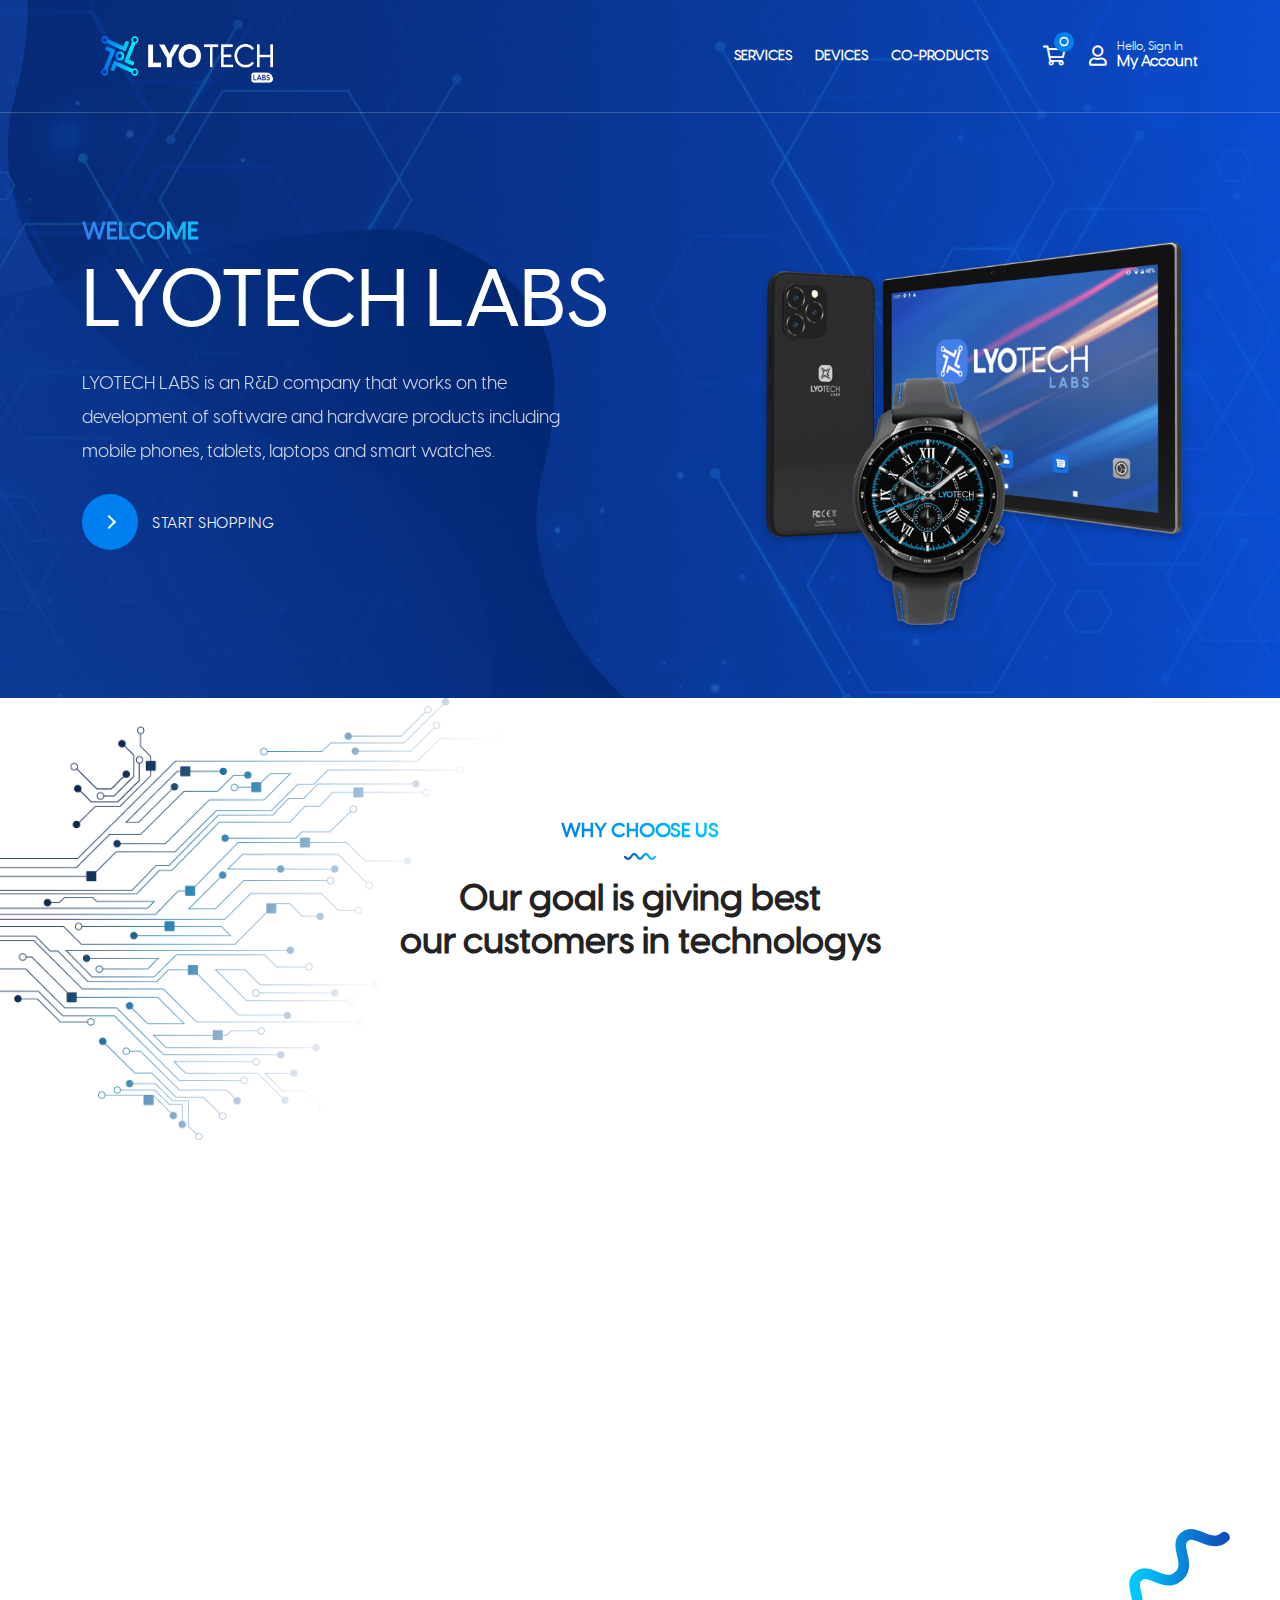
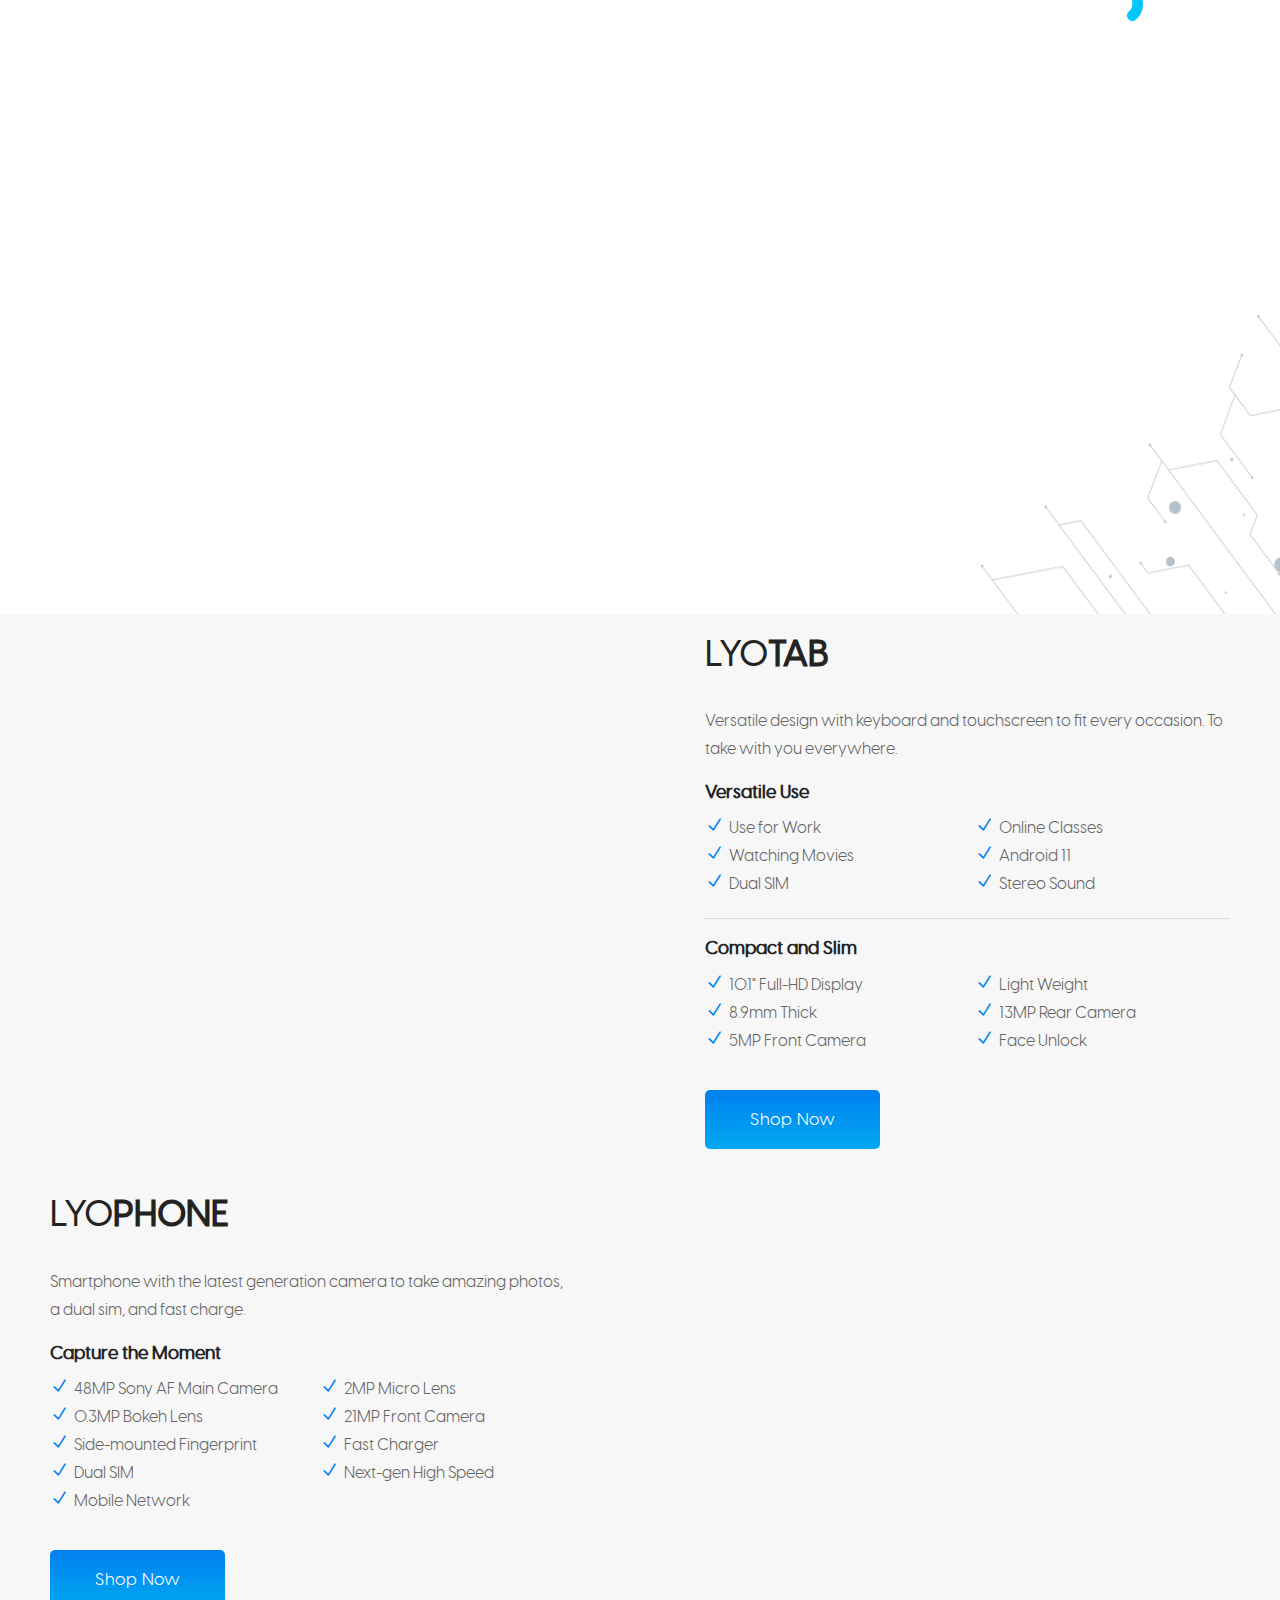
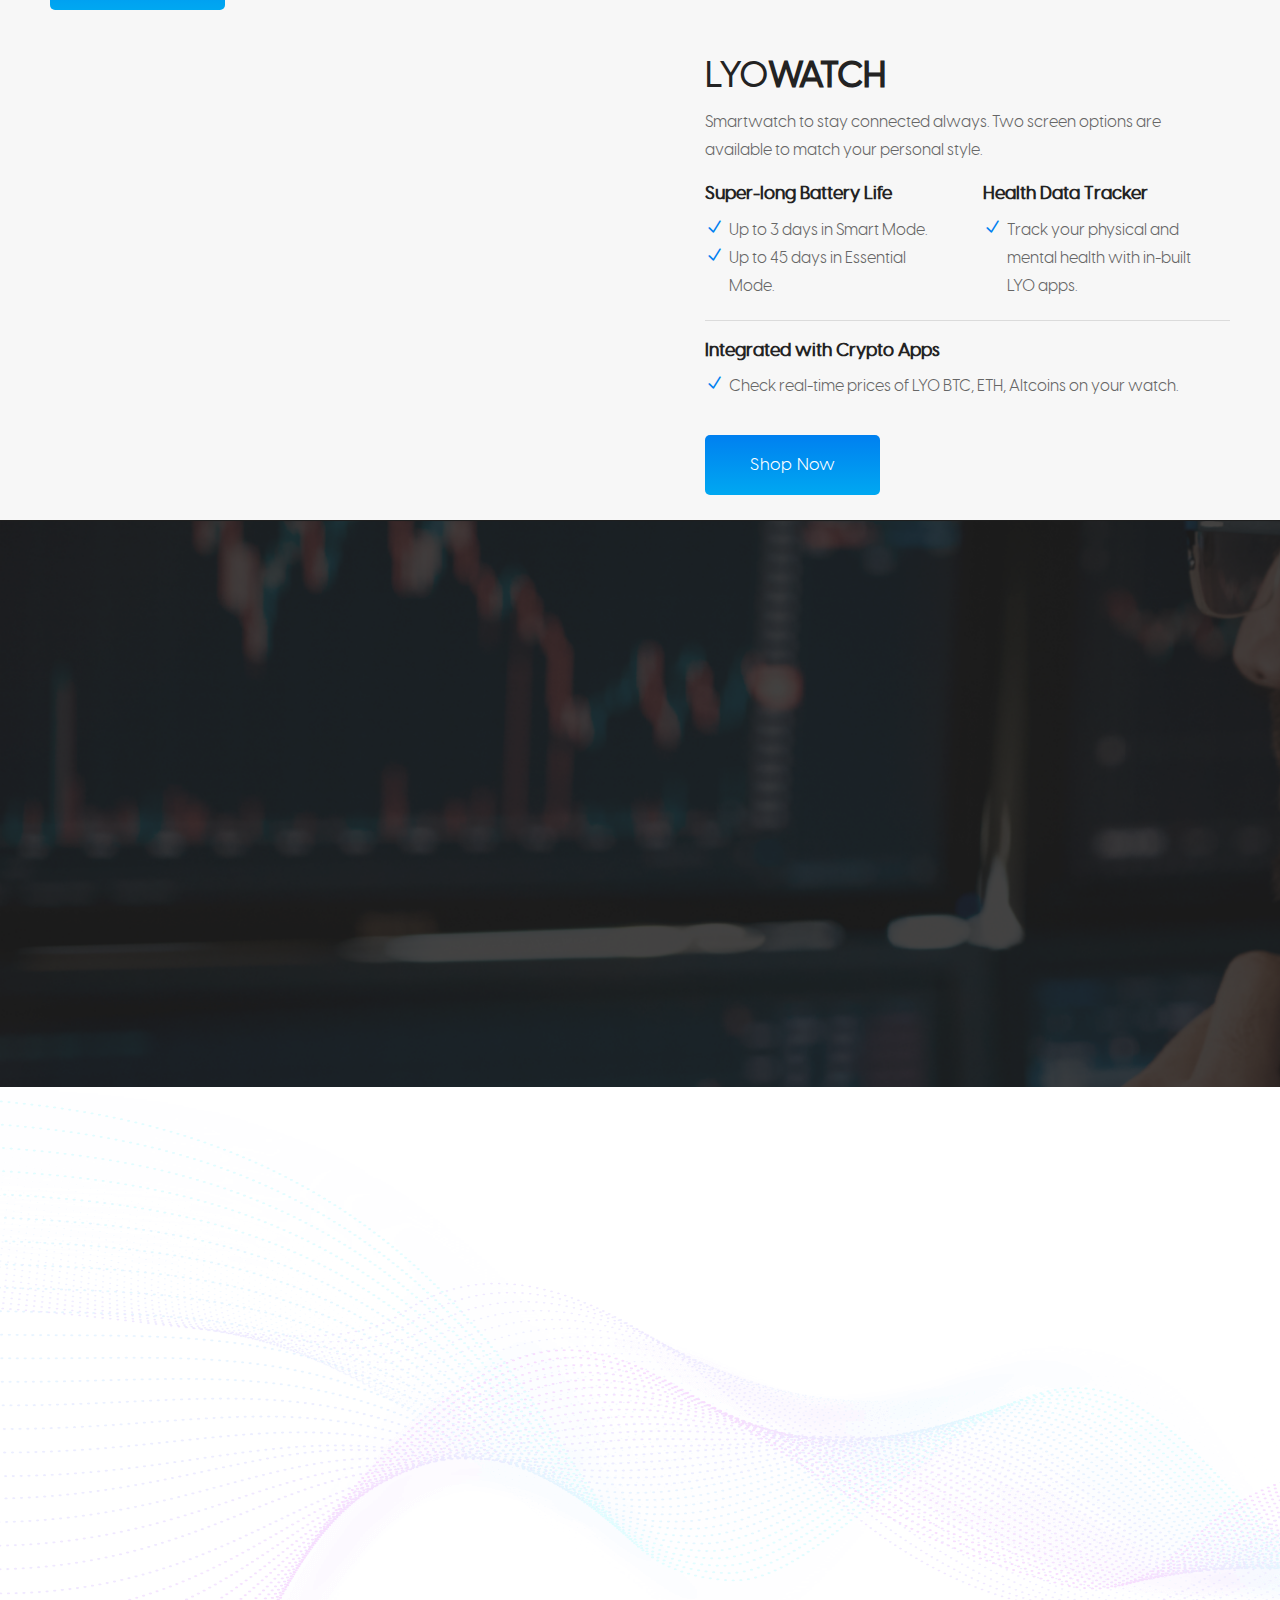
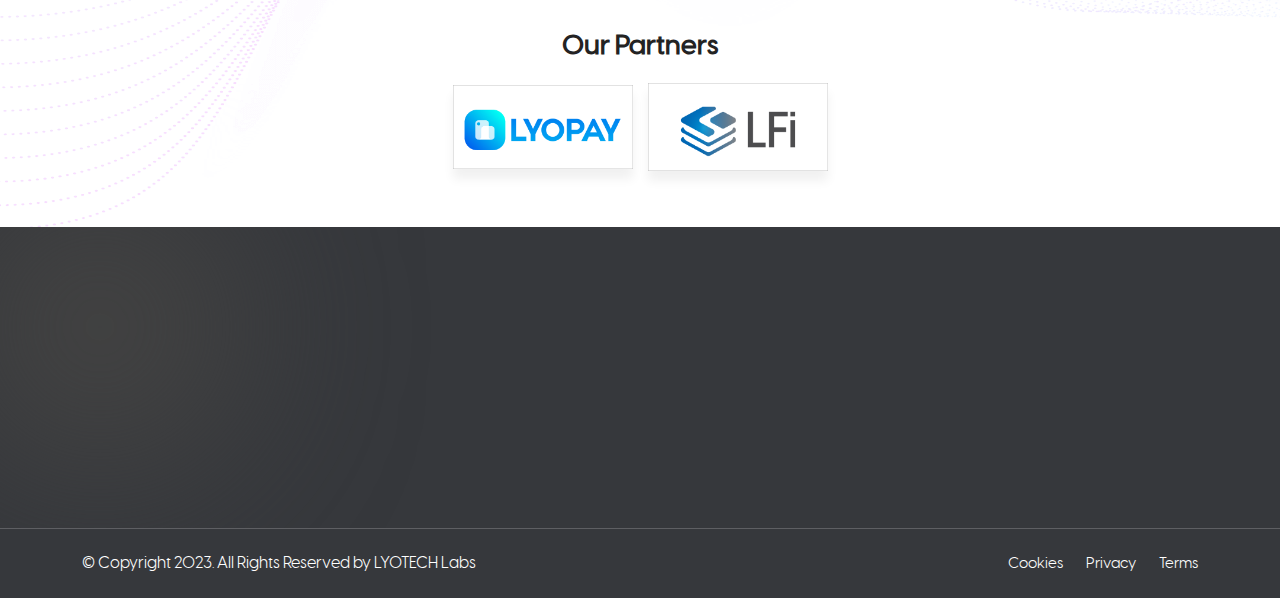
<file: index.html>
<!DOCTYPE html>
<html lang="en">

<head>
    <!-- ========== Meta Tags ========== -->
    <meta charset="utf-8">
    <meta http-equiv="X-UA-Compatible" content="IE=edge">
    <meta name="viewport" content="width=device-width, initial-scale=1">
    <meta name="description" content="LYOTECH Labs - It eCommerce">

    <!-- ========== Page Title ========== -->
    <title>LYOTECH Labs</title>

    <!-- ========== Favicon Icon ========== -->
    <link rel="shortcut icon" href="assets/img/favicon.svg" type="image/x-icon">

    <!-- ========== Start Stylesheet ========== -->
    <link href="assets/css/bootstrap.min.css" rel="stylesheet" />
    <link href="assets/css/font-awesome.min.css" rel="stylesheet" />
    <link href="assets/css/themify-icons.css" rel="stylesheet" />
    <link href="assets/css/elegant-icons.css" rel="stylesheet" />
    <link href="assets/css/flaticon-set.css" rel="stylesheet" />
    <link href="assets/css/magnific-popup.css" rel="stylesheet" />
    <link href="assets/css/swiper-bundle.min.css" rel="stylesheet" />
    <link href="assets/css/animate.css" rel="stylesheet" />
    <link href="assets/css/validnavs.css" rel="stylesheet" />
    <link href="assets/css/helper.css" rel="stylesheet" />
    <link href="assets/css/style.css" rel="stylesheet" />
    <link href="style.css" rel="stylesheet">
    <!-- ========== End Stylesheet ========== -->

</head>

<body>



    <!-- Preloader Start -->
    <div class="se-pre-con"></div>
    <!-- Preloader Ends -->



    <!-- Header 
    ============================================= -->
    <header>

        <!-- Start Navigation -->
        <nav
            class="navbar mobile-sidenav nav-border attr-border attr-border-full navbar-sticky navbar-default validnavs navbar-fixed white no-background on menu-center no-full">
            <div class="container d-flex justify-content-between align-items-center">
                <!-- Start Header Navigation -->
                <div class="navbar-header">
                    <button type="button" class="navbar-toggle" data-toggle="collapse" data-target="#navbar-menu">
                        <i class="fa fa-bars"></i>
                    </button>
                    <a class="navbar-brand" href="index.html"><img src="assets/img/logo.png" class="logo"
                            alt="Logo"></a>
                </div>
                <!-- End Header Navigation -->

                <!-- Main Nav -->
                <div class="main-nav-content">
                    <!-- Collect the nav links, forms, and other content for toggling -->
                    <div class="collapse navbar-collapse" id="navbar-menu">

                        <img src="assets/img/logo-main.png" alt="Logo">
                        <button type="button" class="navbar-toggle" data-toggle="collapse" data-target="#navbar-menu">
                            <i class="fa fa-times"></i>
                        </button>

                        <ul class="nav navbar-nav navbar-right" data-in="fadeInDown" data-out="fadeOutUp">
                          

                            <li>
                                <a href="index.html#services">Services</a>
                            </li>

                            <li>
                                <a href="index.html#devices">Devices</a>
                            </li>

                            <li>
                                <a href="lfi.html">CO-Products</a>
                            </li>

                        </ul>
                    </div><!-- /.navbar-collapse -->

                    <div class="attr-right">
                        <!-- Start Atribute Navigation -->
                        <div class="attr-nav">
                            <ul>
                                <li class="dropdown">
                                    <a   data-toggle="tooltip" data-placement="top" data-bs-original-title="Coming Soon" class="dropdown-toggle" data-toggle="dropdown">
                                        <i class="far fa-shopping-cart"></i>
                                        <span class="badge">0</span>
                                    </a>

                                  

                                    <!-- <a href="#" class="dropdown-toggle" data-toggle="dropdown">
                                        <i class="far fa-shopping-cart"></i>
                                        <span class="badge">3</span>
                                    </a> -->
                                    <!-- <ul class="dropdown-menu cart-list fadeOutUp" style="display: none; opacity: 1;">
                                        <li>
                                            <div class="thumb">
                                                <a href="shop-cart.html" class="photo">
                                                    <img src="assets/img/product/2.png" alt="Thumb">
                                                </a>
                                                <a href="shop-cart.html" class="remove-product">
                                                    <i class="fas fa-times"></i>
                                                </a>
                                            </div>
                                            <div class="info">
                                                <h6><a href="shop-cart.html">Delica omtantur </a></h6>
                                                <p>2x - <span class="price">$99.99</span></p>
                                            </div>
                                        </li>
                                    </ul> -->
                                </li>

                                <!-- <li class="userAccount" data-bs-toggle="modal" data-bs-target="#LoginRegisterModal"
                                    data-toggle="dropdown"> -->

                                <li class="userAccount">
                                    <a data-toggle="tooltip" data-placement="top" data-bs-original-title="Coming Soon">
                                        <i class="far fa-user"></i>
                                        <div class="UserInfoLogin">
                                            <span class="nameUser">Hello, Sign in</span>
                                            <span>My Account</span>
                                        </div>
                                    </a>
                                </li>

                            </ul>
                        </div>
                        <!-- End Atribute Navigation -->
                    </div>

                    <!-- Overlay screen for menu -->
                    <div class="overlay-screen"></div>
                    <!-- End Overlay screen for menu -->

                </div>
                <!-- Main Nav -->

            </div>
        </nav>
        <!-- End Navigation -->
    </header>
    <!-- End Header -->

    <!-- Modal -->
 


    <!-- Modal Login Register Start -->
    <div class="modal fade" id="LoginRegisterModal" tabindex="-1" role="dialog" aria-labelledby="exampleModalLabel"
        aria-hidden="true">
        <div role="document" class="modal-dialog modal-dialog-centered modal-md">

            <div class="modal-content">
                <div class="modal-header bg-secondary">
                    <div class="LoginRegister-Tabs">
                        <ul class="nav nav-tabs" id="myTab" role="tablist">
                            <li class="nav-item" role="presentation">
                                <button class="nav-link active" id="Login-tab" data-bs-toggle="tab"
                                    data-bs-target="#LoginTab" type="button" role="tab" aria-controls="LoginTab"
                                    aria-selected="true">Login </button>
                            </li>
                            <li class="nav-item" role="presentation">
                                <button class="nav-link" id="register-tab" data-bs-toggle="tab"
                                    data-bs-target="#registerTab" type="button" role="tab" aria-controls="registerTab"
                                    aria-selected="false" tabindex="-1">Sign Up</button>
                            </li>
                        </ul>
                    </div>
                    <button type="button" class="btn-close" data-bs-dismiss="modal" aria-label="Close"></button>
                </div>


                <div class="modal-body">
                    <div class="tab-content" id="myTabContent">

                        <div class="tab-pane fade active show" id="LoginTab" role="tabpanel" aria-labelledby="home-tab">
                            <form autocomplete="off" class="needs-validation tab-pane fade show active ">

                                <div class="mb-3">
                                    <label for="si-email" class="form-label">Email
                                        address</label><input type="email" id="si-email"
                                        placeholder="johndoe@example.com" required="" formcontrolname="email"
                                        class="form-control ">
                                    <div class="invalid-feedback">Please provide a valid email
                                        address.</div>
                                </div>

                                <div class="mb-3"><label for="si-password" class="form-label">Password </label>
                                    <div class="password-toggle"><input id="si-password" required=""
                                            formcontrolname="password" class="form-control" type="password">
                                        <label aria-label="Show/hide password" class="password-toggle-btn">
                                            <input type="checkbox" class="password-toggle-check">
                                            <span class="password-toggle-indicator mdi-eye-off-outline"></span></label>
                                    </div>
                                </div>

                                <div class="mb-3 d-flex flex-wrap justify-content-between">
                                    <div class="form-check mb-2">
                                        <input type="checkbox" id="si-remember" class="form-check-input"><label
                                            for="si-remember" class="form-check-label">Remember me</label>
                                    </div>
                                    <a href="#" class="fs-sm">Forgot password?</a>
                                </div>

                                <button type="submit" onclick="location.href='account-user.html';"
                                    class="btn btn-theme d-block w-100">Sign
                                    in</button>
                            </form>
                        </div>



                        <div class="tab-pane fade" id="registerTab" role="tabpanel" aria-labelledby="registerTab">
                            <form novalidate="" autocomplete="off" class="needs-validation tab-pane fade show active ">
                                <div class="mb-3"><label for="su-name" class="form-label">Full
                                        name</label><input type="text" id="su-name" placeholder="John Doe" required=""
                                        formcontrolname="name" class="form-control ">
                                    <div class="invalid-feedback">Please fill in your name.</div>
                                </div>
                                <div class="mb-3"><label for="su-email">Email address</label><input type="email"
                                        id="su-email" placeholder="johndoe@example.com" required=""
                                        formcontrolname="email" class="form-control ">
                                    <div class="invalid-feedback">Please provide a valid email address.</div>
                                </div>
                                <div class="mb-3"><label for="su-password" class="form-label">Password</label>
                                    <div class="password-toggle"><input id="su-password" required=""
                                            formcontrolname="password" class="form-control " type="password"><label
                                            aria-label="Show/hide
                    password" class="password-toggle-btn"><input type="checkbox" class="password-toggle-check"><span
                                                class="password-toggle-indicator mdi-eye-off-outline"></span></label>
                                    </div>
                                </div>
                                <div class="mb-3"><label for="su-password-confirm" class="form-label">Confirm
                                        password</label>
                                    <div class="password-toggle"><input id="su-password-confirm" required=""
                                            class="form-control" type="password"><label aria-label="Show/hide
                    password" class="password-toggle-btn"><input type="checkbox" class="password-toggle-check"><span
                                                class="password-toggle-indicator mdi-eye-off-outline"></span></label>
                                    </div>
                                </div><button type="submit" class="btn btn-theme d-block w-100">Sign
                                    up</button>
                            </form><!---->
                        </div>


                    </div>
                </div>






            </div>


        </div>
    </div>

    <!-- Modal Login Register End -->


    <!-- Start Banner Area 
    ============================================= -->
    <!-- <div class="banner-style-four-area bg-cover text-light">
        <div class="">
            <div class="banner-items">
                <div class="row align-center">
                    <div class="col-lg-5 banner-style-four">
                        <div class="info text-intro-banner wow fadeInUp">
                            <h4 class="sub-title">Welcome</h4>
                            <h2 class="title">LYOTECH LABS</h2>
                            <p>
                                LYOTECH LABS is an R&D company that works on the development of software and hardware
                                products including mobile phones, tablets, laptops and smart watches.
                            </p>
                            <div class="button">
                                <a class="btn btn-md animated-arrow" href="shop-single.html">
                                    <span class="circle">
                                        <span class="icon arrow"></span>
                                    </span>
                                    <span class="button-text">Shop Now</span>
                                </a>
                            </div>
                        </div>
                    </div>

                    <div class="col-lg-7 banner-style-four">
                        <img src="assets/img/banner/Main-Banner.png" alt="Thumb">
                    </div>
                </div>
            </div>
        </div>
    </div> -->

    <div class="banner-style-three-area bg-cover text-light" style="background-image: url(assets/img/banner-2.jpg);">
        <div class="container">
            <div class="banner-items">
                <div class="row align-center">
                    <div class="col-lg-6 banner-style-three">
                        <div class="info wow fadeInUp">
                            <h4 class="sub-title">Welcome</h4>
                            <h2 class="title">LYOTECH LABS</h2>
                            <p>
                                LYOTECH LABS is an R&D company that works on the development of software and hardware
                                products including mobile phones, tablets, laptops and smart watches.
                            </p>
                            <a class="btn btn-md animated-arrow" data-toggle="tooltip" data-placement="top" data-bs-original-title="Coming Soon">
                                <span class="circle">
                                    <span class="icon arrow"></span>
                                </span>
                                <span class="button-text">Start Shopping</span>
                            </a>
                        </div>
                    </div>
                    <div class="col-lg-6 banner-style-three">
                        <img src="assets/img/all-tech-pro.png" alt="Thumb"
                            class="animate__  animate__zoomIn wow animated"
                            style="visibility: visible; animation-name: zoomIn;">
                    </div>
                </div>
            </div>
        </div>
    </div>
    <!-- End Banner -->


    <!-- Start Services 
    ============================================= -->
    <div class="services-area default-padding-top bottom-less">
        <div class="shape-left-top" style="background-image: url(assets/img/shape/1.png);"></div>
        <div class="container">
            <div class="row">
                <div class="col-lg-8 offset-lg-2">
                    <div class="site-heading text-center">
                        <h4 class="sub-title">WHY CHOOSE US</h4>
                        <h2 class="title">Our goal is giving best <br>
                            our customers in technologys</h2>
                    </div>
                </div>
            </div>
        </div>

        <div class="service-wrap default-padding bottom-less">
            <!-- style="background: url(assets/img/banner/service-bg.png);" -->
            <div class="container">
                <div class="services-style-one-box animate__  animate__zoomIn wow animated"
                    style="visibility: visible; animation-name: zoomIn;">
                    <div class="row">
                   
                        <!-- Sngle Item -->
                        <div class="services-style-four col-xl-3 col-md-6">
                            <div class="item style-four-item active">
                                <div class="bg-shape" style="background-image: url(assets/img/shape/28.png);"></div>
                                <div class="thumb" style="background-image: url(assets/img/about/9.jpg);"></div>
                                <i class="flaticon-data-security"></i>
                                <h4>Fully Managed Servers</h4>
                                <p>
                                    Don’t worry about your servers,
                                    our technical team will take
                                    care of them.
                                </p>

                            </div>
                        </div>
                        <!-- End Sngle Item -->
                        <!-- Sngle Item -->
                        <div class="services-style-four col-xl-3 col-md-6">
                            <div class="item style-four-item">
                                <div class="bg-shape" style="background-image: url(assets/img/shape/28.png);"></div>
                                <div class="thumb" style="background-image: url(assets/img/services/3.jpg);"></div>
                                <i class="flaticon-augmented-reality"></i>
                                <h4>Hardware and Components</h4>
                                <p>
                                    All our devices have been tested
                                    and approved by our experts.
                                </p>

                            </div>
                        </div>
                        <!-- End Sngle Item -->
                        <!-- Sngle Item -->
                        <div class="services-style-four col-xl-3 col-md-6">
                            <div class="item style-four-item">
                                <div class="bg-shape" style="background-image: url(assets/img/shape/28.png);"></div>
                                <div class="thumb" style="background-image: url(assets/img/about/4.jpg);"></div>
                                <i class="flaticon-stock-market"></i>
                                <h4>Technical Security</h4>
                                <p>
                                    Our datacentres are ISO 27001-
                                    certified, PCI DDS3, GPDR Data
                                    Protection.
                                </p>
                            </div>
                        </div>
                        <!-- End Sngle Item -->

                             <!-- Sngle Item -->
                             <div class="services-style-four col-xl-3 col-md-6">
                                <div class="item style-four-item">
                                    <div class="bg-shape" style="background-image: url(assets/img/shape/28.png);"></div>
                                    <div class="thumb" style="background-image: url(assets/img/services/4.jpg);"></div>
                                    <i class="flaticon-data-processing"></i>
                                    <h4>Technical Support 24/7</h4>
                                    <p>
                                        Our technical teams are
                                        available 24 hours a
                                        day, 7 days a week
                                    </p>
    
                                </div>
                            </div>
                            <!-- End Sngle Item -->
                    </div>
                </div>
            </div>
        </div>

    </div>
    <!-- End Services -->



    <!-- Start About
    ============================================= -->
    <div id="services" class="about-style-four-area about-area  main-service-banner">

        <div class="shape-right-bottom">
            <img src="assets/img/shape/28.png" alt="Shape">
        </div>

        <div class="main-service-banner-wrap default-padding">
            <div class="container">

                <div class="shape-animated">
                    <img src="assets/img/shape/11.png" alt="Shape">
                </div>
                <div class="row align-center">
                    <div class="about-style-four col-lg-5 animate__  animate__zoomIn wow animated"
                        style="visibility: visible; animation-name: zoomIn;">
                        <div class="thumb">
                            <!-- <img src="assets/img/linus.png" alt="Thumb"> -->
                            <img src="assets/img/about/6.jpg" alt="Thumb">
                            <!-- <img src="assets/img/servers.png" alt="Thumb"> -->
                            <div class="shape-move"></div>
                            <div class="shape-move"></div>
                        </div>
                    </div>
                    <div class="about-style-four col-lg-6 offset-lg-1 wow slideInRight" data-wow-duration="1s"
                        data-wow-delay="0.1ms">
                        <h4 class="sub-heading mb-20">Our Services</h4>
                        <h2 class="heading">Linux Virtual Private Servers</h2>
                        <p class="mb-0">
                            Our Linux VPS solutions are designed to suit all of your needs, and scale up as your
                            business grows. We guarantee a high performance and a range of distributions for the Linux
                            VPS.
                        </p>
                        <ul>
                            <li>
                                Root Access
                            </li>
                            <li>
                                SSD Storage
                            </li>
                            <li>
                                1 Gbps Speed
                            </li>

                            <li>
                                Suitable for Long Scale Business
                            </li>

                            <li>
                                100% Uptime
                            </li>
                        </ul>
                        <a class="btn mt-30 btn-md btn-theme" href="#">Know More</a>
                    </div>
                </div>
            </div>
        </div>
    </div>
    <!-- End About -->


    <!-- Start Products 
    ============================================= -->

    <div id="devices" class="about-style-seven-area" style="background: #f7f7f7;">
        <div class="container-wrap">
            <div class="row desk-flex-product">
                <div class="about-style-seven col-lg-6 p-0">
                    <div class="thumb  wow slideInLeft" data-wow-duration="0.5s" data-wow-delay="0.1s">
                        <img src="assets/img/lyotab.png" alt="Thumb">
                    </div>
                </div>
                <div class="about-style-seven col-lg-6">
                    <div class="product-mail-info">
                        <h2 class="heading mb-30"><span>LYO</span>TAB</h2>
                        <p class="mb-0">
                            Versatile design with keyboard and touchscreen to fit
                            every occasion. To take with you everywhere.
                        </p>

                        <h5>
                            Versatile Use
                        </h5>
                        <ul>
                            <li>
                                Use for Work
                            </li>
                            <li>
                                Online Classes
                            </li>

                            <li>Watching Movies</li>

                            <li>
                                Android 11
                            </li>

                            <li>
                                Dual SIM
                            </li>

                            <li>
                                Stereo Sound
                            </li>
                        </ul>

                        <hr>

                        <h5>
                            Compact and Slim
                        </h5>

                        <ul>
                            <li>
                                10.1" Full-HD Display
                            </li>

                            <li>
                                Light Weight
                            </li>

                            <li>
                                8.9mm Thick
                            </li>

                            <li>
                                13MP Rear Camera
                            </li>

                            <li>
                                5MP Front Camera
                            </li>

                            <li>
                                Face Unlock
                            </li>
                        </ul>

                        <a class="btn mt-35 btn-md btn-theme" data-toggle="tooltip" data-placement="top" data-bs-original-title="Coming Soon">Shop Now</a>
                    </div>
                </div>
            </div>

            <div class="row desk-flex-product res-revese">

                <div class="about-style-seven col-lg-6">
                    <div class="product-mail-info">
                        <h2 class="heading mb-30"><span>LYO</span>PHONE</h2>
                        <p class="mb-0">
                            Smartphone with the latest generation camera to take amazing
                            photos, a dual sim, and fast charge.
                        </p>

                        <h5>
                            Capture the Moment
                        </h5>

                        <ul>
                            <li>
                                48MP Sony AF Main Camera
                            </li>

                            <li>
                                2MP Micro Lens
                            </li>

                            <li>
                                0.3MP Bokeh Lens
                            </li>

                            <li>
                                21MP Front Camera
                            </li>

                            <li>
                                Side-mounted Fingerprint
                            </li>

                            <li>
                                Fast Charger
                            </li>

                            <li>
                                Dual SIM
                            </li>

                            <li>
                                Next-gen High Speed
                            </li>

                            <li>
                                Mobile Network
                            </li>
                        </ul>

                        <a class="btn mt-35 btn-md btn-theme" data-toggle="tooltip" data-placement="top" data-bs-original-title="Coming Soon">Shop Now</a>
                        <!-- href="shop-single.html" -->
                    </div>
                </div>

                <div class="about-style-seven col-lg-6 p-0">
                    <div class="thumb  wow slideInRight" data-wow-duration="0.5s" data-wow-delay="0.1s">
                        <img src="assets/img/lyomobile.png" alt="Thumb">
                    </div>
                </div>
            </div>

            <div class="row desk-flex-product">
                <div class="about-style-seven col-lg-6 p-0">
                    <div class="thumb  wow slideInLeft" data-wow-duration="0.5s" data-wow-delay="0.1s">
                        <img src="assets/img/lyowatch.png" alt="Thumb">
                    </div>
                </div>
                <div class="about-style-seven col-lg-6">
                    <div class="product-mail-info last-product">

                        <h2 class="heading mb-10"><span>LYO</span>WATCH</h2>
                        <p class="mb-0">
                            Smartwatch to stay connected always. Two screen options are available
                            to match your personal style.
                        </p>

                        <div class="row">
                            <div class="col-md-6">
                                <h5>
                                    Super-long Battery Life
                                </h5>
                                <ul>
                                    <li>
                                        Up to 3 days in Smart Mode.
                                    </li>
                                    <li>
                                        Up to 45 days in Essential Mode.
                                    </li>
                                </ul>
                            </div>

                            <div class="col-md-6">
                                <h5>
                                    Health Data Tracker
                                </h5>

                                <ul>
                                    <li>
                                        Track your physical and mental health with in-built LYO apps.
                                    </li>
                                </ul>


                            </div>

                        </div>

                        <hr>

                        <h5>
                            Integrated with Crypto Apps
                        </h5>

                        <ul>
                            <li>
                                Check real-time prices of LYO BTC, ETH, Altcoins on your watch.
                            </li>
                        </ul>


                        <a class="btn mt-35 btn-md btn-theme" data-toggle="tooltip" data-placement="top" data-bs-original-title="Coming Soon">Shop Now</a>
                    </div>
                </div>
            </div>

            <div class="coolwallet-wrap" style="background: url(assets/img/coolwallet-banner.png);">
                <div class="container">
                    <div class="row desk-flex-product">
                        <div class="col-md-4 animate__  animate__zoomIn wow animated"
                            style="visibility: visible; animation-name: zoomIn;">
                            <img src="assets/img/coolwallet.png">
                        </div>

                        <div class="about-style-seven col-lg-8 wow fadeInUp" data-in="fadeInDown" data-out="fadeOutUp">
                            <div class="product-mail-info last-product">

                                <h2 class="heading mb-10">CoolWallet-S</h2>
                                <p class="mb-0">
                                    Crypto wallet the size of a credit card. It provides offline storage and you can
                                    manage it via your smartphone – both iOS and Android devices.
                                </p>

                                <ul>
                                    <li>
                                        Mobile hardware wallet
                                    </li>
                                    <li>
                                        Decentralized security
                                    </li>

                                    <li>
                                        Encrypted Bluetooth connection
                                    </li>
                                </ul>

                                <a class="btn mt-35 btn-md btn-theme" href="https://shop.lyotechlabs.com/product/lyopay-coolwallet-s/" >Shop Now</a>
                            </div>
                        </div>
                    </div>
                </div>
            </div>
        </div>
    </div>

    <!-- End Products -->


    <!-- Certifications and Partners Start
    ============================================= -->

    <div class="certified-wrap default-padding-top" style="background-image: url(assets/img/shape/34.png);">

        <div class="container">
            <div class="row">

                <div class="col-md-6 animate__  animate__zoomIn wow animated"
                    style="visibility: visible; animation-name: zoomIn;">
                    <h3>
                        We Are
                    </h3>
                    <div class="certified-img">
                        <img src="assets/img/logo/we-are01.png" alt="Thumb" />
                        <img src="assets/img/logo/product01.png" alt="Thumb" />
                        <img src="assets/img/logo/we-are03.png" alt="Thumb">
                        <img src="assets/img/logo/we-are04.png" alt="Thumb">
                        <img src="assets/img/logo/product05.png" alt="Thumb" />
                    </div>
                </div>

                <div class="col-md-6 animate__  animate__zoomIn wow animated"
                    style="visibility: visible; animation-name: zoomIn;">
                    <h3>
                        Product Certifications
                    </h3>
                    <div class="certified-img">
                        <img src="assets/img/logo/we-are02.png" alt="Thumb">
                        
                        <img src="assets/img/logo/product02.png" alt="Thumb" />
                        <img src="assets/img/logo/product03.png" alt="Thumb" />
                        <img src="assets/img/logo/product04.png" alt="Thumb" />
                       
                    </div>
                </div>
            </div>
        </div>

        <div class="row our-partner-wrap">
            <div class="col-md-12">
                <h3>
                    Our Partners
                </h3>
                <div class="certified-img">
                    <a href="https://lyopay.com/" target="_blank">
                    <img src="assets/img/logo/partner01.png" alt="Thumb" />
                </a>

                <a href="https://lfi.io/" target="_blank">
                    <img src="assets/img/logo/partner02.png" alt="Thumb">
                </a>
                </div>
            </div>
        </div>
    </div>

    <!-- Certifications and Partners End
    ============================================= -->


    <!-- Start Footer 
    ============================================= -->
    <footer class="bg-dark text-light">

        <div class="container wow fadeInUp" data-in="fadeInDown" data-out="fadeOutUp">
            <div class="f-items default-padding">
                <div class="row">
                    <div class="col-lg-12 col-md-12 item">
                        <div class="f-item about">
                            <img class="logo" src="assets/img/footer-logo.png" alt="Logo">
                            <div class="address text-center">
                                <ul>
                                    <li>
                                        LYOTECH LABS ELECTRONICS TRADING L.L.C <br>
                                        Building name: WHP2-BLOCK-T COMMERCIAL <br>
                                       Area: Saih Shuaib 3, Dubai, UAE
                                    </li>
                                    <li>
                                        <div class="icon">
                                            <i class="fas fa-envelope-open-text"></i>
                                        </div>
                                        <div class="content">
                                            <strong>Email:</strong>
                                          <a href="mailto:info@lyotechlabs.com" target="_blank">info@lyotechlabs.com</a>
                                        </div>
                                    </li>
                              
                                </ul>
                            </div>
                        </div>
                    </div>
                </div>
            </div>
        </div>

        <!-- <div class="container wow fadeInUp" data-in="fadeInDown" data-out="fadeOutUp">
            <div class="f-items default-padding">
                <div class="row">
                    <div class="col-lg-3 col-md-6 item">
                        <div class="f-item about">
                            <img class="logo" src="assets/img/footer-logo.png" alt="Logo">
                            <div class="address">
                                <ul>
                                    <li>
                                         LYOTECH LABS ELECTRONICS TRADING L.L.C <br>
                                        Building name: WHP2-BLOCK-T COMMERCIAL <br>
                                       Area: Saih Shuaib 3, Dubai, UAE
                                    </li>
                                    <li>
                                        <div class="icon">
                                            <i class="fas fa-envelope-open-text"></i>
                                        </div>
                                        <div class="content">
                                            <strong>Email:</strong>
                                            <a href="mailto:info@lyotechlabs.com"
                                                target="_blank">info@lyotechlabs.com</a>
                                        </div>
                                    </li>

                                </ul>
                            </div>


                        </div>
                    </div>
                    <div class="col-lg-3 col-md-6 item">
                        <div class="f-item link">
                            <h4 class="widget-title">Solutions</h4>


                            <ul class="product-list p-0">
                                <li><a href="https://lyotrade.com/" target="_blank"><img
                                            src="https://lyopay.com/assets/img/ecosystem-footer-icons/lyotrade.svg"
                                            class="img-fluid"> LYOTRADE: Crypto
                                        Exchange</a></li>
                                <li><a href="https://lyotravel.com/" target="_blank"><img
                                            src="https://lyopay.com/assets/img/ecosystem-footer-icons/lyotravel.svg"
                                            class="img-fluid"> LYOTRAVEL: Flight
                                        Booking</a></li>


                                <li><a href="https://lyowallet.com/" target="_blank"><img
                                            src="https://lyopay.com/assets/img/ecosystem-footer-icons/lyowallet.svg"
                                            class="img-fluid"> LYOWALLET:
                                        Non-custodial Wallet</a></li>
                                <li><a href="https://lyocredit.io/" target="_blank"><img
                                            src="https://lyopay.com/assets/img/ecosystem-footer-icons/lyocredit.svg"
                                            class="img-fluid"> LYO Credit: Native
                                        Token</a></li>
                                <li><a href="https://t.me/lyoswapbot" target="_blank"><img
                                            src="https://lyopay.com/assets/img/ecosystem-footer-icons/lyoswap.svg"
                                            class="img-fluid"> LYOSWAP: Swap Bot</a>
                                </li>
                                <li><a href="https://www.lyotechlabs.com/" target="_blank"><img
                                            src="https://lyopay.com/assets/img/ecosystem-footer-icons/lyotechlabs.svg"
                                            class="img-fluid">LYOTECH: LYOTECH
                                        LABS</a></li>
                            </ul>


                        </div>
                    </div>
                    <div class="col-lg-3 col-md-6 item">
                        <div class="f-item contact-widget">
                            <h4 class="widget-title">Connect with Us</h4>

                           <ul class="row g-0 footer-socials">
                                <li class="col-2 col-md-3">
                                    <a href="https://t.me/lyopay" target="_blank">
                                        <img src="assets/img/Social-icon/001.png">
                                    </a>
                                </li>

                                <li class="col-2 col-md-3">
                                    <a href="https://blog.lyopay.com/" target="_blank">
                                        <img src="assets/img/Social-icon/002.png">
                                    </a>
                                </li>


                                <li class="col-2 col-md-3">
                                    <a href="https://facebook.com/lyopayofficial" target="_blank">
                                        <img src="assets/img/Social-icon/003.png">
                                    </a>
                                </li>

                                <li class="col-2 col-md-3">
                                    <a href="https://instagram.com/lyopayofficial/" target="_blank">
                                        <img src="assets/img/Social-icon/004.png">
                                    </a>
                                </li>

                                <li class="col-2 col-md-3">
                                    <a href="https://twitter.com/lyopayofficial" target="_blank">
                                        <img src="assets/img/Social-icon/005.png">
                                    </a>
                                </li>

                                <li class="col-2 col-md-3">
                                    <a href="https://crunchbase.com/organization/lyopay" target="_blank">
                                        <img src="assets/img/Social-icon/006.png">
                                    </a>
                                </li>


                                <li class="col-2 col-md-3">
                                    <a href="https://xangle.io/en/project/LYO/key-info" target="_blank">
                                        <img src="assets/img/Social-icon/007.png">
                                    </a>
                                </li>

                                <li class="col-2 col-md-3">
                                    <a href="https://www.youtube.com/c/lyopay" target="_blank">
                                        <img src="assets/img/Social-icon/008.svg">
                                    </a>
                                </li>

                                <li class="col-2 col-md-3">
                                    <a href="https://coinmarketcap.com/currencies/lyo-credit/" target="_blank">
                                        <img src="assets/img/Social-icon/009.png">
                                    </a>
                                </li>


                                <li class="col-2 col-md-3">
                                    <a href="https://www.coingecko.com/en/coins/lyo-credit" target="_blank">
                                        <img src="assets/img/Social-icon/010.png">
                                    </a>
                                </li>

                                <li class="col-2 col-md-3">
                                    <a href="https://www.linkedin.com/company/lyopay/" target="_blank">
                                        <img src="assets/img/Social-icon/011.png">
                                    </a>
                                </li>


                                <li class="col-2 col-md-3">
                                    <a href="https://lyopay.com/lyopay-whitepaper.pdf" target="_blank">
                                        <img src="assets/img/Social-icon/012.png">
                                    </a>
                                </li>
                            </ul>
                        </div>
                    </div>
                    <div class="col-lg-3 col-md-6 item">
                        <div class="f-item newsletter">
                            <h4 class="widget-title">Subscribe to Newsletter</h4>
                            <p>
                                Join our subscribers list to get the latest news and special offers.
                            </p>
                            <form action="#">
                                <input type="email" placeholder="Your Email" class="form-control" name="email">
                                <button type="submit"> Subscribe Now <i class="fa fa-paper-plane"></i></button>
                            </form>
                        </div>
                    </div>
                </div>
            </div>
        </div>
         -->
        <!-- Start Footer Bottom -->
        <div class="footer-bottom">
            <div class="container">
                <div class="footer-bottom-box">
                    <div class="row">
                        <div class="col-lg-6">
                            <p>&copy; Copyright 2023. All Rights Reserved by <a href="#">LYOTECH Labs</a></p>
                        </div>
                        <div class="col-lg-6 text-right">
                            <ul>
                                <li>
                                    <a href="cookies.html">Cookies</a>
                                </li>
                                <li>
                                    <a href="privacy.html">Privacy</a>
                                </li>
                                <li>
                                    <a href="terms.html">Terms</a>
                                </li>
                            </ul>
                        </div>
                    </div>
                </div>
            </div>
        </div>
        <!-- End Footer Bottom -->
    </footer>
    <!-- End Footer -->





    <!-- jQuery Frameworks
    ============================================= -->
    <script src="assets/js/jquery-3.6.0.min.js"></script>
    <script src="assets/js/bootstrap.bundle.min.js"></script>
    <script src="assets/js/jquery.appear.js"></script>
    <script src="assets/js/jquery.easing.min.js"></script>
    <script src="assets/js/jquery.magnific-popup.min.js"></script>
    <script src="assets/js/modernizr.custom.13711.js"></script>
    <script src="assets/js/swiper-bundle.min.js"></script>
    <script src="assets/js/wow.min.js"></script>
    <script src="assets/js/progress-bar.min.js"></script>
    <script src="assets/js/circle-progress.js"></script>
    <script src="assets/js/isotope.pkgd.min.js"></script>
    <script src="assets/js/imagesloaded.pkgd.min.js"></script>
    <script src="assets/js/jquery.nice-select.min.js"></script>
    <script src="assets/js/count-to.js"></script>
    <script src="assets/js/jquery.scrolla.min.js"></script>
    <script src="assets/js/YTPlayer.min.js"></script>
    <script src="assets/js/TweenMax.min.js"></script>
    <script src="assets/js/validnavs.js"></script>
    <script src="assets/js/main.js"></script>


</body>


</html>
</file>
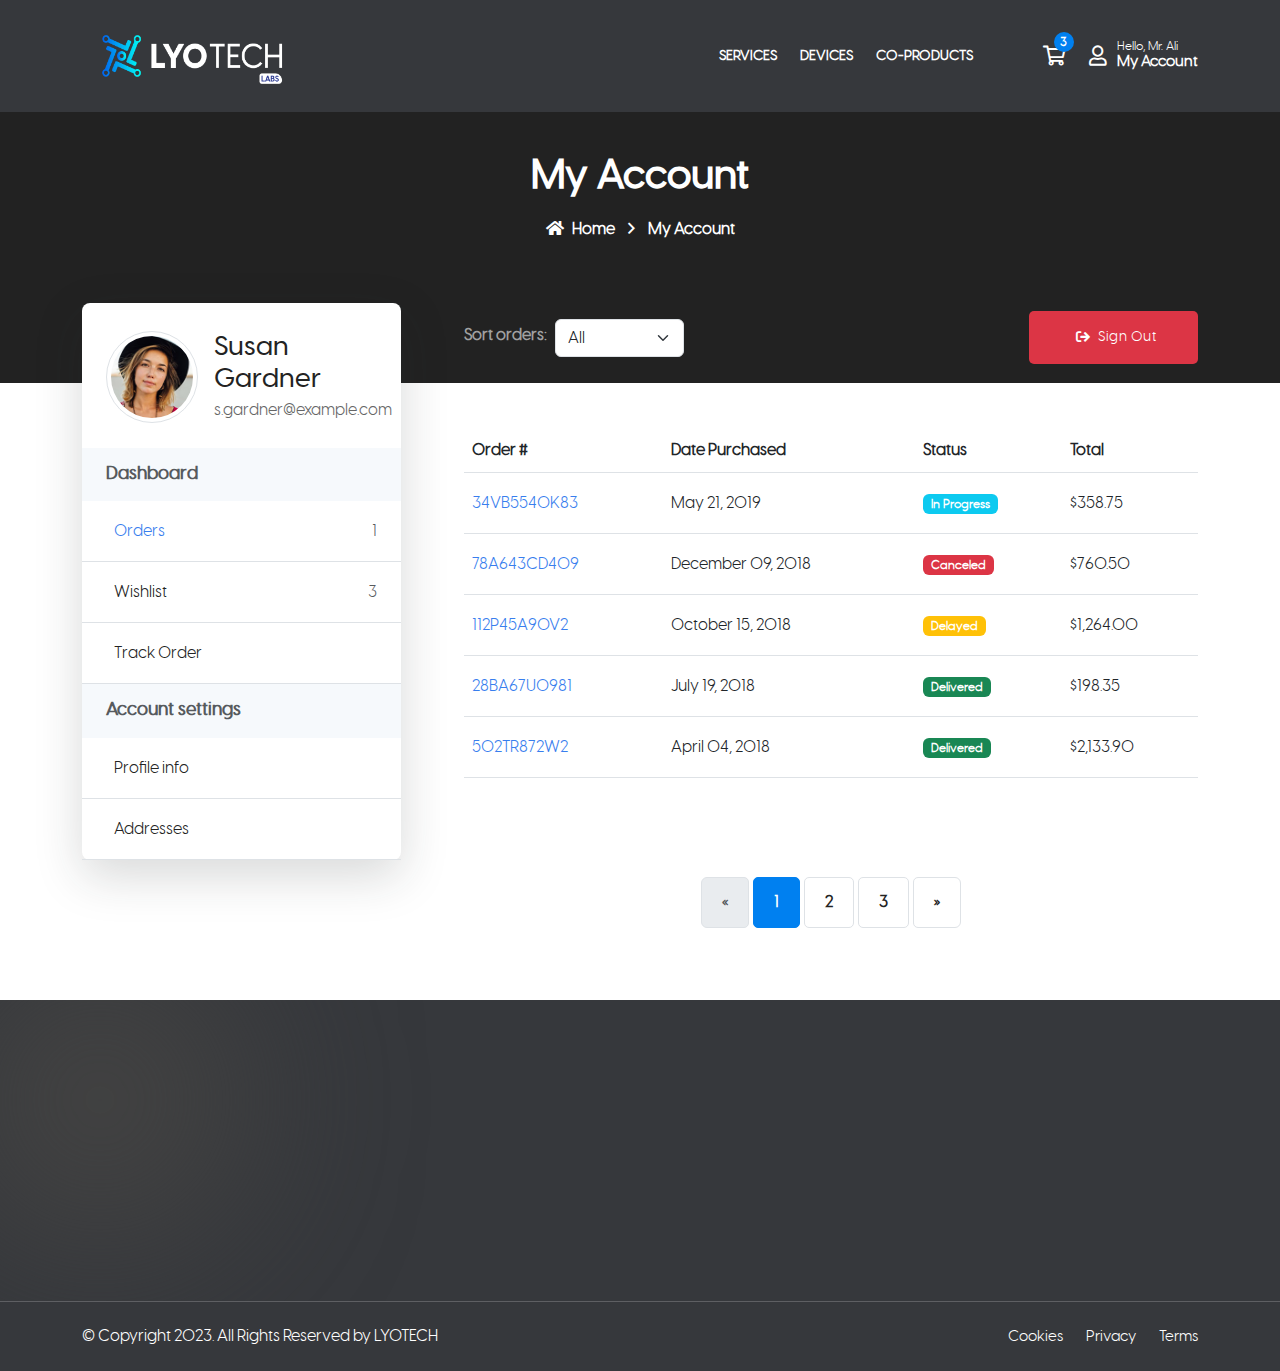
<file: account-user.html>
<!DOCTYPE html>
<html lang="en">


<head>
    <!-- ========== Meta Tags ========== -->
    <meta charset="utf-8">
    <meta http-equiv="X-UA-Compatible" content="IE=edge">
    <meta name="viewport" content="width=device-width, initial-scale=1">
    <meta name="description" content="LYOTECH Labs - It eCommerce">

    <!-- ========== Page Title ========== -->
    <title>LYOTECH Labs</title>

    <!-- ========== Favicon Icon ========== -->
    <link rel="shortcut icon" href="assets/img/favicon.svg" type="image/x-icon">

    <!-- ========== Start Stylesheet ========== -->
    <link href="assets/css/bootstrap.min.css" rel="stylesheet" />
    <link href="assets/css/font-awesome.min.css" rel="stylesheet" />
    <link href="assets/css/themify-icons.css" rel="stylesheet" />
    <link href="assets/css/elegant-icons.css" rel="stylesheet" />
    <link href="assets/css/flaticon-set.css" rel="stylesheet" />
    <link href="assets/css/magnific-popup.css" rel="stylesheet" />
    <link href="assets/css/swiper-bundle.min.css" rel="stylesheet" />
    <link href="assets/css/animate.css" rel="stylesheet" />
    <link href="assets/css/validnavs.css" rel="stylesheet" />
    <link href="assets/css/helper.css" rel="stylesheet" />
    <link href="assets/css/shop.css" rel="stylesheet" />
    <link href="assets/css/style.css" rel="stylesheet" />
    <link href="style.css" rel="stylesheet">
    <!-- ========== End Stylesheet ========== -->

</head>

<body>

    <!-- Preloader Start -->
    <div class="se-pre-con"></div>
    <!-- Preloader Ends -->

    <!-- Header 
    ============================================= -->
    <header>
        <!-- Start Navigation -->
        <nav class="navbar mobile-sidenav navbar-common navbar-sticky navbar-default validnavs innerNav">

            <!-- Start Top Search -->
            <div class="top-search">
                <div class="container-xl">
                    <div class="input-group">
                        <span class="input-group-addon"><i class="fa fa-search"></i></span>
                        <input type="text" class="form-control" placeholder="Search">
                        <span class="input-group-addon close-search"><i class="fa fa-times"></i></span>
                    </div>
                </div>
            </div>
            <!-- End Top Search -->

            <div class="container d-flex justify-content-between align-items-center">


                <!-- Start Header Navigation -->
                <div class="navbar-header">
                    <button type="button" class="navbar-toggle" data-toggle="collapse" data-target="#navbar-menu">
                        <i class="fa fa-bars"></i>
                    </button>
                    <a class="navbar-brand" href="index.html"><img src="assets/img/logo.png" class="logo"
                            alt="Logo"></a>
                </div>
                <!-- End Header Navigation -->

                <!-- Main Nav -->
                <div class="main-nav-content">
                    <!-- Collect the nav links, forms, and other content for toggling -->
                    <div class="collapse navbar-collapse" id="navbar-menu">

                        <img src="assets/img/logo-main.png" alt="Logo">
                        <button type="button" class="navbar-toggle" data-toggle="collapse" data-target="#navbar-menu">
                            <i class="fa fa-times"></i>
                        </button>

                        <ul class="nav navbar-nav navbar-right" data-in="fadeInDown" data-out="fadeOutUp">
                          

                            <li>
                                <a href="index.html#services">Services</a>
                            </li>

                            <li>
                                <a href="index.html#devices">Devices</a>
                            </li>


                            <li>
                                <a href="lfi.html">CO-Products</a>
                            </li>

                        </ul>
                    </div><!-- /.navbar-collapse -->

                    <div class="attr-right">
                        <!-- Start Atribute Navigation -->
                        <div class="attr-nav">
                            <ul>
                                <li class="dropdown">
                                    <a href="#" class="dropdown-toggle" data-toggle="dropdown">
                                        <i class="far fa-shopping-cart"></i>
                                        <span class="badge">3</span>
                                    </a>
                                    <ul class="dropdown-menu cart-list">
                                        <li>
                                            <div class="thumb">
                                                <a href="shop-cart.html" class="photo">
                                                    <img src="assets/img/product/2.png" alt="Thumb">
                                                </a>
                                                <a href="shop-cart.html" class="remove-product">
                                                    <i class="fas fa-times"></i>
                                                </a>
                                            </div>
                                            <div class="info">
                                                <h6><a href="shop-cart.html">Delica omtantur </a></h6>
                                                <p>2x - <span class="price">$99.99</span></p>
                                            </div>
                                        </li>
                                        <li>
                                            <div class="thumb">
                                                <a href="shop-cart.html" class="photo">
                                                    <img src="assets/img/product/3.png" alt="Thumb">
                                                </a>
                                                <a href="shop-cart.html" class="remove-product">
                                                    <i class="fas fa-times"></i>
                                                </a>
                                            </div>
                                            <div class="info">
                                                <h6><a href="shop-cart.html">Omnes ocurreret</a></h6>
                                                <p>1x - <span class="price">$33.33</span></p>
                                            </div>
                                        </li>
                                        <li class="total">
                                            <span class="pull-right"><strong>Total</strong>: $0.00</span>
                                            <a href="shop-cart.html" class="btn btn-default btn-cart">Cart</a>
                                            <a href="shop-cart.html" class="btn btn-default btn-cart">Checkout</a>
                                        </li>
                                    </ul>
                                </li>

                                <li class="userAccount" data-bs-toggle="modal" data-bs-target="#LoginRegisterModal"
                                    data-toggle="dropdown">
                                    <a href="#">
                                        <i class="far fa-user"></i>
                                        <div class="UserInfoLogin">
                                            <span class="nameUser">Hello, Mr. Ali</span>
                                            <span>My Account</span>
                                        </div>
                                    </a>
                                </li>
                            </ul>
                        </div>
                        <!-- End Atribute Navigation -->
                    </div>

                    <!-- Overlay screen for menu -->
                    <div class="overlay-screen"></div>
                    <!-- End Overlay screen for menu -->

                </div>
                <!-- Main Nav -->

            </div>
        </nav>
        <!-- End Navigation -->
    </header>
    <!-- End Header -->




    <!-- Modal Login Register Start -->
    <div class="modal fade" id="LoginRegisterModal" tabindex="-1" role="dialog" aria-labelledby="exampleModalLabel"
        aria-hidden="true">
        <div role="document" class="modal-dialog modal-dialog-centered modal-md">

            <div class="modal-content">
                <div class="modal-header bg-secondary">
                    <div class="LoginRegister-Tabs">
                        <ul class="nav nav-tabs" id="myTab" role="tablist">
                            <li class="nav-item" role="presentation">
                                <button class="nav-link active" id="Login-tab" data-bs-toggle="tab"
                                    data-bs-target="#LoginTab" type="button" role="tab" aria-controls="LoginTab"
                                    aria-selected="true">Login </button>
                            </li>
                            <li class="nav-item" role="presentation">
                                <button class="nav-link" id="register-tab" data-bs-toggle="tab"
                                    data-bs-target="#registerTab" type="button" role="tab" aria-controls="registerTab"
                                    aria-selected="false" tabindex="-1">Sign Up</button>
                            </li>
                        </ul>
                    </div>
                    <button type="button" class="btn-close" data-bs-dismiss="modal" aria-label="Close"></button>
                </div>


                <div class="modal-body">
                    <div class="tab-content" id="myTabContent">

                        <div class="tab-pane fade active show" id="LoginTab" role="tabpanel" aria-labelledby="home-tab">
                            <form autocomplete="off" class="needs-validation tab-pane fade show active ">

                                <div class="mb-3">
                                    <label for="si-email" class="form-label">Email
                                        address</label><input type="email" id="si-email"
                                        placeholder="johndoe@example.com" required="" formcontrolname="email"
                                        class="form-control ">
                                    <div class="invalid-feedback">Please provide a valid email
                                        address.</div>
                                </div>

                                <div class="mb-3"><label for="si-password" class="form-label">Password </label>
                                    <div class="password-toggle"><input id="si-password" required=""
                                            formcontrolname="password" class="form-control" type="password">
                                        <label aria-label="Show/hide password" class="password-toggle-btn">
                                            <input type="checkbox" class="password-toggle-check">
                                            <span class="password-toggle-indicator mdi-eye-off-outline"></span></label>
                                    </div>
                                </div>

                                <div class="mb-3 d-flex flex-wrap justify-content-between">
                                    <div class="form-check mb-2">
                                        <input type="checkbox" id="si-remember" class="form-check-input"><label
                                            for="si-remember" class="form-check-label">Remember me</label>
                                    </div>
                                    <a href="#" class="fs-sm">Forgot password?</a>
                                </div>

                                <button type="submit" onclick="location.href='account-user.html';"
                                    class="btn btn-theme d-block w-100">Sign
                                    in</button>
                            </form>
                        </div>



                        <div class="tab-pane fade" id="registerTab" role="tabpanel" aria-labelledby="registerTab">
                            <form novalidate="" autocomplete="off" class="needs-validation tab-pane fade show active ">
                                <div class="mb-3"><label for="su-name" class="form-label">Full
                                        name</label><input type="text" id="su-name" placeholder="John Doe" required=""
                                        formcontrolname="name" class="form-control ">
                                    <div class="invalid-feedback">Please fill in your name.</div>
                                </div>
                                <div class="mb-3"><label for="su-email">Email address</label><input type="email"
                                        id="su-email" placeholder="johndoe@example.com" required=""
                                        formcontrolname="email" class="form-control ">
                                    <div class="invalid-feedback">Please provide a valid email address.</div>
                                </div>
                                <div class="mb-3"><label for="su-password" class="form-label">Password</label>
                                    <div class="password-toggle"><input id="su-password" required=""
                                            formcontrolname="password" class="form-control " type="password"><label
                                            aria-label="Show/hide
                    password" class="password-toggle-btn"><input type="checkbox" class="password-toggle-check"><span
                                                class="password-toggle-indicator mdi-eye-off-outline"></span></label>
                                    </div>
                                </div>
                                <div class="mb-3"><label for="su-password-confirm" class="form-label">Confirm
                                        password</label>
                                    <div class="password-toggle"><input id="su-password-confirm" required=""
                                            class="form-control" type="password"><label aria-label="Show/hide
                    password" class="password-toggle-btn"><input type="checkbox" class="password-toggle-check"><span
                                                class="password-toggle-indicator mdi-eye-off-outline"></span></label>
                                    </div>
                                </div><button type="submit" class="btn btn-theme d-block w-100">Sign
                                    up</button>
                            </form><!---->
                        </div>


                    </div>
                </div>

            </div>
        </div>
    </div>

    <!-- Modal Login Register End -->




    <!-- Start Breadcrumb 
    ============================================= -->
    <div class="breadcrumb-area text-center shadow dark text-light bg-cover account-banner"
        style="background: #222222;">
        <div class="container">
            <div class="row">
                <div class="col-lg-8 offset-lg-2">
                    <h1>My Account</h1>
                    <nav aria-label="breadcrumb">
                        <ol class="breadcrumb">
                            <li><a href="#"><i class="fas fa-home"></i> Home</a></li>
                            <li class="active">My Account</li>
                        </ol>
                    </nav>
                </div>
            </div>
        </div>
    </div>
    <!-- End Breadcrumb -->

    <!-- User Account Start
    ============================================= -->

    <div class="account-wrap">
        <div class="container pb-5 mb-2 mb-md-4">
            <div class="row">
                <aside class="col-lg-4 pt-4 pt-lg-0 pe-xl-5">
                    <div class="bg-white rounded-3 shadow-lg pt-1 mb-5 mb-lg-0">
                        <div class="d-md-flex justify-content-between align-items-center text-center text-md-start p-4">
                            <div class="d-md-flex align-items-center">
                                <div class="img-thumbnail rounded-circle position-relative flex-shrink-0 mx-auto mb-2 mx-md-0 mb-md-0"
                                    style="width: 6.375rem;"><img src="assets/img/avatar.jpg" alt="Susan Gardner"
                                        class="rounded-circle"></div>
                                <div class="ps-md-3">
                                    <h3 class="fs-base mb-0">Susan Gardner</h3><span
                                        class="text-accent fs-sm">s.gardner@example.com</span>
                                </div>
                            </div><a href="#" data-bs-toggle="collapse" aria-expanded="false"
                                data-bs-target="#account-menu" class="btn btn-primary d-lg-none mb-2 mt-3 mt-md-0 btn-theme"><i
                                    class="ci-menu me-2"></i>Account menu</a>
                        </div>


                        <div id="account-menu" class="d-lg-block collapse">



                            <div class="bg-secondary px-4 py-3">
                                <h3 class="fs-sm mb-0 text-muted">Dashboard</h3>
                            </div>
                            <ul  class="list-unstyled mb-0">
                                <li class="border-bottom mb-0"><a href="account-user.html"
                                        class="nav-link-style d-flex align-items-center px-4 py-3 active" href="#"><i
                                            class="ci-bag opacity-60 me-2"></i>Orders<span
                                            class="fs-sm text-muted ms-auto">1</span></a></li>

                                <li class="border-bottom mb-0"><a  
                                        class="nav-link-style d-flex align-items-center px-4 py-3" href="user-wish-list.html"><i
                                            class="ci-heart opacity-60 me-2"></i>Wishlist<span
                                            class="fs-sm text-muted ms-auto">3</span></a></li>

                                            <li class="border-bottom mb-0">
                                                <a class="nav-link-style d-flex align-items-center px-4 py-3" href="track-order.html">
                                                  <i class="ci-heart opacity-60 me-2"></i>Track Order
                                                </a>
                                              </li>
                            </ul>


                            <div class="bg-secondary px-4 py-3">
                                <h3 class="fs-sm mb-0 text-muted">Account settings</h3>
                            </div>


                            <ul class="list-unstyled mb-0">
                                <li class="border-bottom mb-0"><a 
                                        class="nav-link-style d-flex align-items-center px-4 py-3" href="user-profile.html"><i
                                            class="ci-user opacity-60 me-2"></i>Profile info</a></li>
                                <li class="border-bottom mb-0"><a 
                                        class="nav-link-style d-flex align-items-center px-4 py-3" href="user-address.html"><i
                                            class="ci-location opacity-60 me-2"></i>Addresses</a></li>
                                
                                <li class="d-lg-none border-top mb-0"><a 
                                        class="nav-link-style d-flex align-items-center px-4 py-3" href="index.html"><i
                                            class="ci-sign-out opacity-60 me-2"></i>Sign out</a></li>
                            </ul>
                        </div>
                    </div>
                </aside>




                <section class="col-lg-8"  id="orderListCollapse" >
                    <div class="d-flex justify-content-between align-items-center pt-lg-2 pb-4 pb-lg-5 mb-lg-3">

                        <div class="d-flex align-items-center">
                            <label for="order-sort" class="d-lg-block fs-sm text-light text-nowrap me-2">
                                Sort orders:
                            </label>
                            <select id="order-sort" class="form-select">
                                <option value="">All</option>
                                <option value="Delivered">Delivered</option>
                                <option value="In Progress">In Progress</option>
                                <option value="Delayed">Delayed</option>
                                <option value="Canceled">Canceled</option>
                            </select>
                        </div>

                        <a class="btn btn-primary btn-sm  d-lg-inline-block bg-danger d-md-none d-sm-none d-xs-none" href="index.html">
                            <i class="fa fa-sign-out me-2 "></i>Sign out</a>
                    </div>


                    <div class="table-responsive fs-md mb-4">
                        <table class="table table-hover mb-0">
                            <thead>
                                <tr>
                                    <th>Order #</th>
                                    <th>Date Purchased</th>
                                    <th>Status</th>
                                    <th>Total</th>
                                </tr>
                            </thead>
                            <tbody>
                                <tr>
                                    <td class="py-3"><a href="#" data-bs-toggle="modal"
                                            data-bs-target="#orderDetailModal"
                                            class="nav-link-style fw-medium fs-sm">34VB5540K83</a></td>
                                    <td class="py-3">May 21, 2019</td>
                                    <td class="py-3"><span class="badge bg-info m-0">In Progress</span></td>
                                    <td class="py-3">$358.75</td>
                                </tr>
                                <tr>
                                    <td class="py-3"><a href="#" data-bs-toggle="modal"
                                            data-bs-target="#orderDetailModal"
                                            class="nav-link-style fw-medium fs-sm">78A643CD409</a></td>
                                    <td class="py-3">December 09, 2018</td>
                                    <td class="py-3"><span class="badge bg-danger m-0">Canceled</span></td>
                                    <td class="py-3">$760.50</td>
                                </tr>
                                <tr>
                                    <td class="py-3"><a href="#" data-bs-toggle="modal"
                                            data-bs-target="#orderDetailModal"
                                            class="nav-link-style fw-medium fs-sm">112P45A90V2</a></td>
                                    <td class="py-3">October 15, 2018</td>
                                    <td class="py-3"><span class="badge bg-warning m-0">Delayed</span></td>
                                    <td class="py-3">$1,264.00</td>
                                </tr>
                                <tr>
                                    <td class="py-3"><a href="#" data-bs-toggle="modal"
                                            data-bs-target="#orderDetailModal"
                                            class="nav-link-style fw-medium fs-sm">28BA67U0981</a></td>
                                    <td class="py-3">July 19, 2018</td>
                                    <td class="py-3"><span class="badge bg-success m-0">Delivered</span></td>
                                    <td class="py-3">$198.35</td>
                                </tr>
                                <tr>
                                    <td class="py-3"><a href="#" data-bs-toggle="modal"
                                            data-bs-target="#orderDetailModal"
                                            class="nav-link-style fw-medium fs-sm">502TR872W2</a></td>
                                    <td class="py-3">April 04, 2018</td>
                                    <td class="py-3"><span class="badge bg-success m-0">Delivered</span></td>
                                    <td class="py-3">$2,133.90</td>
                                </tr><!---->
                            </tbody>
                        </table>
                    </div>

                    <nav aria-label="Page navigation" class="d-flex justify-content-between pt-2">
                        <ul class="pagination"></ul>
                        <ul class="pagination">
                            <div role="navigation"><!----><!----><!----><!----><!----><!----><!---->
                                <ul class="pagination"><!---->
                                    <li class="page-item disabled"><a aria-label="Previous" href="" class="page-link"
                                            tabindex="-1" aria-disabled="true"><span
                                                aria-hidden="true">«</span><!----></a></li><!---->
                                    <li class="page-item active" aria-current="page"><!----><a href=""
                                            class="page-link"> 1 <span
                                                class="visually-hidden">(current)</span><!----><!----></a><!----></li>
                                    <li class="page-item"><!----><a href="" class="page-link"> 2
                                            <!----><!----></a><!----></li>
                                    <li class="page-item"><!----><a href="" class="page-link"> 3
                                            <!----><!----></a><!----></li><!----><!---->
                                    <li class="page-item"><a aria-label="Next" href="" class="page-link"><span
                                                aria-hidden="true">»</span><!----></a></li><!----><!---->
                                </ul>
                            </div>
                        </ul>
                        <ul class="pagination"></ul>
                    </nav>

                </section>


           






            </div>
        </div>
    </div>

    <!-- User Account Start End -->

    <div class="modal fade" id="orderDetailModal" tabindex="-1" role="dialog" aria-labelledby="exampleModalLabel"
        aria-hidden="true">
        <div role="document" class="modal-dialog modal-dialog-centered modal-xl">
            <div class="modal-content">
                <div class="modal-content">
                    <div class="modal-header">
                        <h5 class="modal-title">Order No - 34VB5540K83</h5><button type="button" data-bs-dismiss="modal"
                            aria-label="Close" class="btn-close"></button>
                    </div>
                    <div class="modal-body pb-0">
                        <div class="cart-table table-responsive">
                            <table class="table table-bordered">
                                <thead>
                                    <tr>
                                        <th class="pro-thumbnail">Image</th>
                                        <th class="pro-title">Product</th>
                                        <th class="pro-price">Price</th>
                                        <th class="pro-quantity">Quantity</th>
                                    </tr>
                                </thead>

                                <tbody>
                                    <tr>
                                        <td class="pro-thumnail">
                                            <img src="assets/img/coolwallet.png" alt="Product Thumbnail">
                                        </td>
                                        <td class="pro-title">
                                            <span> CoolWallet-S</span>
                                        </td>
                                        <td class="pro-price">
                                            <span>$8.00</span>
                                        </td>
                                        <td class="pro-quantity">
                                            <!-- <div class="quantity">
                                                <div class="product-quantity">
                                                    <input class="cart-plus-minus-box" type="text" value="1" name="updates[]">
                                                    <span class="dec qtybtn"> - </span><span class="inc qtybtn"> + </span>
                                                </div>
                                            </div> -->

                                            <div class="product-purchase-list">
                                                1
                                            </div>


                                        </td>

                                    </tr>

                                    <tr>
                                        <td class="pro-thumnail">
                                            <img src="assets/img/coolwallet.png" alt="Product Thumbnail">
                                        </td>
                                        <td class="pro-title">
                                            <span> CoolWallet-S</span>
                                        </td>
                                        <td class="pro-price">
                                            <span>$8.00</span>
                                        </td>
                                        <td class="pro-quantity">
                                            <!-- <div class="quantity">
                                                <div class="product-quantity">
                                                    <input class="cart-plus-minus-box" type="text" value="1" name="updates[]">
                                                    <span class="dec qtybtn"> - </span><span class="inc qtybtn"> + </span>
                                                </div>
                                            </div> -->

                                            <div class="product-purchase-list">
                                                1
                                            </div>


                                        </td>

                                    </tr>

                                    <tr>
                                        <td class="pro-thumnail">
                                            <img src="assets/img/coolwallet.png" alt="Product Thumbnail">
                                        </td>
                                        <td class="pro-title">
                                            <span> CoolWallet-S</span>
                                        </td>
                                        <td class="pro-price">
                                            <span>$8.00</span>
                                        </td>
                                        <td class="pro-quantity">
                                            <div class="product-purchase-list">
                                                1
                                            </div>


                                        </td>

                                    </tr>
                                </tbody>
                            </table>
                        </div>

                    </div>
                    <div class="modal-footer flex-wrap justify-content-between bg-secondary fs-md">
                        <div class="px-2 py-1"><span
                                class="text-muted">Subtotal:&nbsp;</span><span>$265.<small>00</small></span></div>
                        <div class="px-2 py-1"><span
                                class="text-muted">Shipping:&nbsp;</span><span>$22.<small>50</small></span></div>
                        <div class="px-2 py-1"><span
                                class="text-muted">Tax:&nbsp;</span><span>$9.<small>50</small></span></div>
                        <div class="px-2 py-1"><span class="text-muted">Total:&nbsp;</span><span
                                class="fs-lg">$297.<small>00</small></span></div>
                    </div>
                </div>
            </div>

        </div>
    </div>










    <!-- Start Footer 
    ============================================= -->
    <footer class="bg-dark text-light">
        <div class="container wow fadeInUp" data-in="fadeInDown" data-out="fadeOutUp">
            <div class="f-items default-padding">
                <div class="row">
                    <div class="col-lg-12 col-md-12 item">
                        <div class="f-item about">
                            <img class="logo" src="assets/img/footer-logo.png" alt="Logo">
                            <div class="address text-center">
                                <ul>
                                    <li>
                                        LYOTECH LABS ELECTRONICS TRADING L.L.C <br>
                                        Building name: WHP2-BLOCK-T COMMERCIAL <br>
                                       Area: Saih Shuaib 3, Dubai, UAE
                                    </li>
                                    <li>
                                        <div class="icon">
                                            <i class="fas fa-envelope-open-text"></i>
                                        </div>
                                        <div class="content">
                                            <strong>Email:</strong>
                                          <a href="mailto:info@lyotechlabs.com" target="_blank">info@lyotechlabs.com</a>
                                        </div>
                                    </li>
                              
                                </ul>
                            </div>


                        </div>
                    </div>
                 
               
                </div>
            </div>
        </div>
        <!-- Start Footer Bottom -->
        <div class="footer-bottom">
            <div class="container">
                <div class="footer-bottom-box">
                    <div class="row">
                        <div class="col-lg-6">
                            <p>&copy; Copyright 2023. All Rights Reserved by <a href="#">LYOTECH</a></p>
                        </div>
                        <div class="col-lg-6 text-right">
                            <ul>
                                <li>
                                    <a href="cookies.html">Cookies</a>
                                </li>
                                <li>
                                    <a href="privacy.html">Privacy</a>
                                </li>
                                <li>
                                    <a href="terms.html">Terms</a>
                                </li>
                            </ul>
                        </div>
                    </div>
                </div>
            </div>
        </div>
        <!-- End Footer Bottom -->
    </footer>
    <!-- End Footer -->

    <!-- jQuery Frameworks
    ============================================= -->
    <script src="assets/js/jquery-3.6.0.min.js"></script>
    <script src="assets/js/bootstrap.bundle.min.js"></script>
    <script src="assets/js/jquery.appear.js"></script>
    <script src="assets/js/jquery.easing.min.js"></script>
    <script src="assets/js/jquery.magnific-popup.min.js"></script>
    <script src="assets/js/modernizr.custom.13711.js"></script>
    <script src="assets/js/swiper-bundle.min.js"></script>
    <script src="assets/js/wow.min.js"></script>
    <script src="assets/js/progress-bar.min.js"></script>
    <script src="assets/js/circle-progress.js"></script>
    <script src="assets/js/isotope.pkgd.min.js"></script>
    <script src="assets/js/imagesloaded.pkgd.min.js"></script>
    <script src="assets/js/jquery.nice-select.min.js"></script>
    <script src="assets/js/count-to.js"></script>
    <script src="assets/js/jquery.scrolla.min.js"></script>
    <script src="assets/js/YTPlayer.min.js"></script>
    <script src="assets/js/TweenMax.min.js"></script>
    <script src="assets/js/validnavs.js"></script>
    <script src="assets/js/main.js"></script>

</body>

</html>
</file>
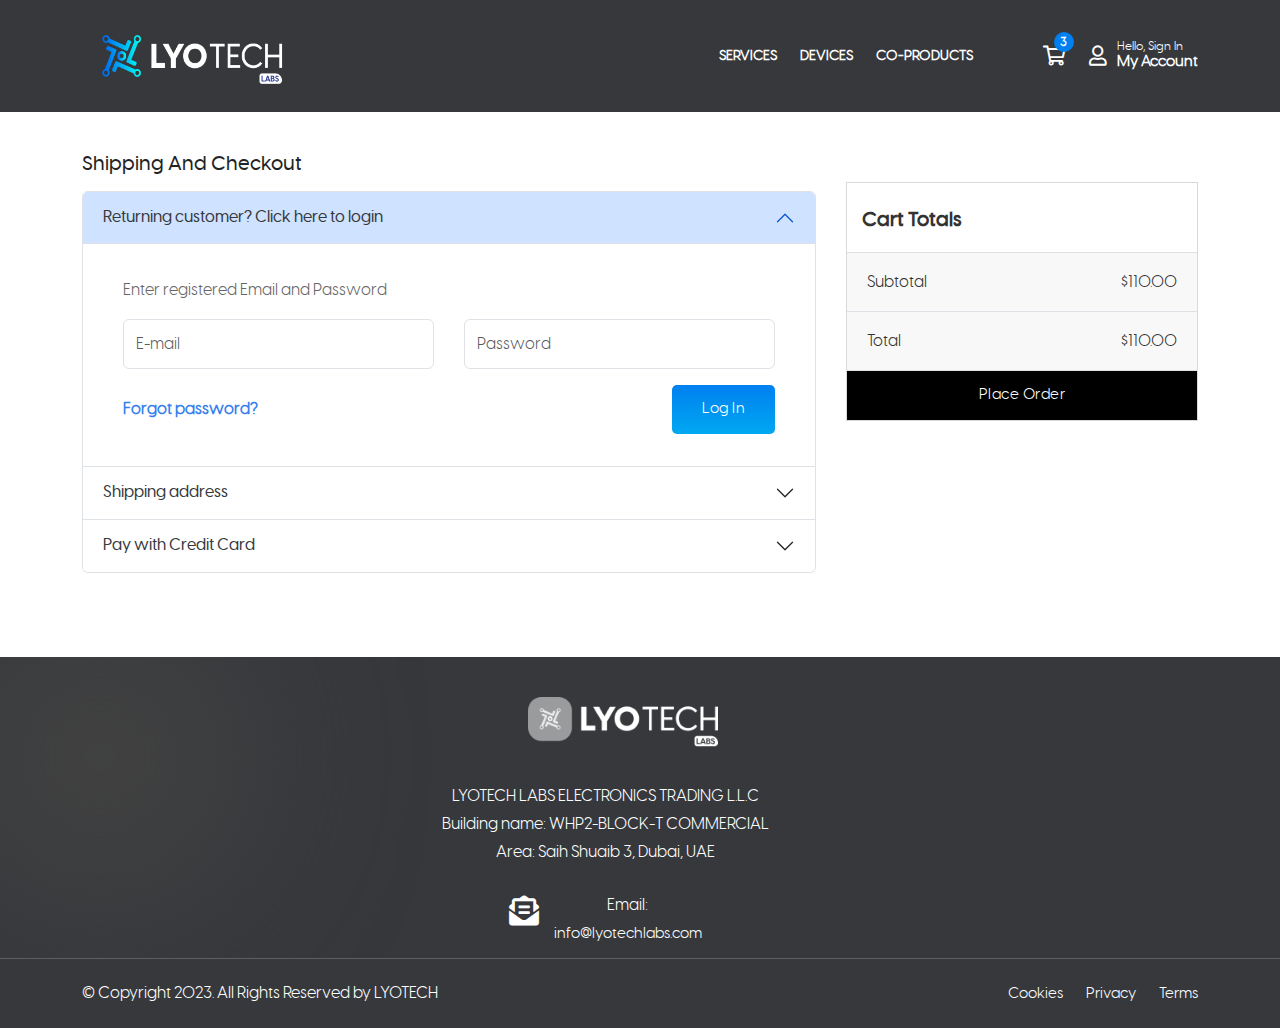
<file: Checkout.html>
<!DOCTYPE html>
<html lang="en">


<head>
    <!-- ========== Meta Tags ========== -->
    <meta charset="utf-8">
    <meta http-equiv="X-UA-Compatible" content="IE=edge">
    <meta name="viewport" content="width=device-width, initial-scale=1">
    <meta name="description" content="LYOTECH Labs - It eCommerce">

    <!-- ========== Page Title ========== -->
    <title>LYOTECH Labs</title>

    <!-- ========== Favicon Icon ========== -->
    <link rel="shortcut icon" href="assets/img/favicon.svg" type="image/x-icon">

    <!-- ========== Start Stylesheet ========== -->
    <link href="assets/css/bootstrap.min.css" rel="stylesheet" />
    <link href="assets/css/font-awesome.min.css" rel="stylesheet" />
    <link href="assets/css/themify-icons.css" rel="stylesheet" />
    <link href="assets/css/elegant-icons.css" rel="stylesheet" />
    <link href="assets/css/flaticon-set.css" rel="stylesheet" />
    <link href="assets/css/magnific-popup.css" rel="stylesheet" />
    <link href="assets/css/swiper-bundle.min.css" rel="stylesheet" />
    <link href="assets/css/animate.css" rel="stylesheet" />
    <link href="assets/css/validnavs.css" rel="stylesheet" />
    <link href="assets/css/helper.css" rel="stylesheet" />
    <link href="assets/css/shop.css" rel="stylesheet" />
    <link href="assets/css/style.css" rel="stylesheet" />
    <link href="style.css" rel="stylesheet">
    <!-- ========== End Stylesheet ========== -->

</head>

<body>

    

    <!-- Preloader Start -->
    <div class="se-pre-con"></div>
    <!-- Preloader Ends -->


    <!-- Header 
    ============================================= -->
    <header>
        <!-- Start Navigation -->
        <nav class="navbar mobile-sidenav navbar-common navbar-sticky navbar-default validnavs innerNav">

            <!-- Start Top Search -->
            <div class="top-search">
                <div class="container-xl">
                    <div class="input-group">
                        <span class="input-group-addon"><i class="fa fa-search"></i></span>
                        <input type="text" class="form-control" placeholder="Search">
                        <span class="input-group-addon close-search"><i class="fa fa-times"></i></span>
                    </div>
                </div>
            </div>
            <!-- End Top Search -->

            <div class="container d-flex justify-content-between align-items-center">


                <!-- Start Header Navigation -->
                <div class="navbar-header">
                    <button type="button" class="navbar-toggle" data-toggle="collapse" data-target="#navbar-menu">
                        <i class="fa fa-bars"></i>
                    </button>
                    <a class="navbar-brand" href="index.html"><img src="assets/img/logo.png" class="logo"
                            alt="Logo"></a>
                </div>
                <!-- End Header Navigation -->

                <!-- Main Nav -->
                <div class="main-nav-content">
                    <!-- Collect the nav links, forms, and other content for toggling -->
                    <div class="collapse navbar-collapse" id="navbar-menu">

                        <img src="assets/img/logo-main.png" alt="Logo">
                        <button type="button" class="navbar-toggle" data-toggle="collapse" data-target="#navbar-menu">
                            <i class="fa fa-times"></i>
                        </button>

                        <ul class="nav navbar-nav navbar-right" data-in="fadeInDown" data-out="fadeOutUp">
                          

                            <li>
                                <a href="index.html#services">Services</a>
                            </li>

                            <li>
                                <a href="index.html#devices">Devices</a>
                            </li>


                            <li>
                                <a href="lfi.html">CO-Products</a>
                            </li>

                        </ul>
                    </div><!-- /.navbar-collapse -->

                    <div class="attr-right">
                        <!-- Start Atribute Navigation -->
                        <div class="attr-nav">
                            <ul>
                                <li class="dropdown">
                                    <a href="#" class="dropdown-toggle" data-toggle="dropdown">
                                        <i class="far fa-shopping-cart"></i>
                                        <span class="badge">3</span>
                                    </a>
                                    <ul class="dropdown-menu cart-list">
                                        <li>
                                            <div class="thumb">
                                                <a href="#" class="photo">
                                                    <img src="assets/img/product/2.png" alt="Thumb">
                                                </a>
                                                <a href="#" class="remove-product">
                                                    <i class="fas fa-times"></i>
                                                </a>
                                            </div>
                                            <div class="info">
                                                <h6><a href="#">Delica omtantur </a></h6>
                                                <p>2x - <span class="price">$99.99</span></p>
                                            </div>
                                        </li>
                                        <li>
                                            <div class="thumb">
                                                <a href="#" class="photo">
                                                    <img src="assets/img/product/3.png" alt="Thumb">
                                                </a>
                                                <a href="#" class="remove-product">
                                                    <i class="fas fa-times"></i>
                                                </a>
                                            </div>
                                            <div class="info">
                                                <h6><a href="#">Omnes ocurreret</a></h6>
                                                <p>1x - <span class="price">$33.33</span></p>
                                            </div>
                                        </li>
                                        <li class="total">
                                            <span class="pull-right"><strong>Total</strong>: $0.00</span>
                                            <a href="#" class="btn btn-default btn-cart">Cart</a>
                                            <a href="#" class="btn btn-default btn-cart">Checkout</a>
                                        </li>
                                    </ul>
                                </li>

                                <li class="userAccount" data-bs-toggle="modal" data-bs-target="#LoginRegisterModal"
                                data-toggle="dropdown">
                                <a href="#">
                                    <i class="far fa-user"></i>
                                    <div class="UserInfoLogin">
                                        <span class="nameUser">Hello, Sign in</span>
                                        <span>My Account</span>
                                    </div>
                                </a>
                            </li>
                            </ul>
                        </div>
                        <!-- End Atribute Navigation -->
                    </div>

                    <!-- Overlay screen for menu -->
                    <div class="overlay-screen"></div>
                    <!-- End Overlay screen for menu -->

                </div>
                <!-- Main Nav -->

            </div>
        </nav>
        <!-- End Navigation -->
    </header>
    <!-- End Header -->

     <!-- Modal Login Register Start -->
     <div class="modal fade" id="LoginRegisterModal" tabindex="-1" role="dialog" aria-labelledby="exampleModalLabel"
     aria-hidden="true">
     <div role="document" class="modal-dialog modal-dialog-centered modal-md">

         <div class="modal-content">
             <div class="modal-header bg-secondary">
                 <div class="LoginRegister-Tabs">
                     <ul class="nav nav-tabs" id="myTab" role="tablist">
                         <li class="nav-item" role="presentation">
                             <button class="nav-link active" id="Login-tab" data-bs-toggle="tab"
                                 data-bs-target="#LoginTab" type="button" role="tab" aria-controls="LoginTab"
                                 aria-selected="true">Login </button>
                         </li>
                         <li class="nav-item" role="presentation">
                             <button class="nav-link" id="register-tab" data-bs-toggle="tab"
                                 data-bs-target="#registerTab" type="button" role="tab" aria-controls="registerTab"
                                 aria-selected="false" tabindex="-1">Sign Up</button>
                         </li>
                     </ul>
                 </div>
                 <button type="button" class="btn-close" data-bs-dismiss="modal" aria-label="Close"></button>
             </div>


             <div class="modal-body">
                 <div class="tab-content" id="myTabContent">

                     <div class="tab-pane fade active show" id="LoginTab" role="tabpanel" aria-labelledby="home-tab">
                         <form autocomplete="off" class="needs-validation tab-pane fade show active ">

                             <div class="mb-3">
                                 <label for="si-email" class="form-label">Email
                                     address</label><input type="email" id="si-email"
                                     placeholder="johndoe@example.com" required="" formcontrolname="email"
                                     class="form-control ">
                                 <div class="invalid-feedback">Please provide a valid email
                                     address.</div>
                             </div>

                             <div class="mb-3"><label for="si-password" class="form-label">Password </label>
                                 <div class="password-toggle"><input id="si-password" required=""
                                         formcontrolname="password" class="form-control" type="password">
                                     <label aria-label="Show/hide password" class="password-toggle-btn">
                                         <input type="checkbox" class="password-toggle-check">
                                         <span class="password-toggle-indicator mdi-eye-off-outline"></span></label>
                                 </div>
                             </div>

                             <div class="mb-3 d-flex flex-wrap justify-content-between">
                                 <div class="form-check mb-2">
                                     <input type="checkbox" id="si-remember" class="form-check-input"><label
                                         for="si-remember" class="form-check-label">Remember me</label>
                                 </div>
                                 <a href="#" class="fs-sm">Forgot password?</a>
                             </div>

                             <button type="submit" onclick="location.href='account-user.html';"
                                 class="btn btn-theme d-block w-100">Sign
                                 in</button>
                         </form>
                     </div>



                     <div class="tab-pane fade" id="registerTab" role="tabpanel" aria-labelledby="registerTab">
                         <form novalidate="" autocomplete="off" class="needs-validation tab-pane fade show active ">
                             <div class="mb-3"><label for="su-name" class="form-label">Full
                                     name</label><input type="text" id="su-name" placeholder="John Doe" required=""
                                     formcontrolname="name" class="form-control ">
                                 <div class="invalid-feedback">Please fill in your name.</div>
                             </div>
                             <div class="mb-3"><label for="su-email">Email address</label><input type="email"
                                     id="su-email" placeholder="johndoe@example.com" required=""
                                     formcontrolname="email" class="form-control ">
                                 <div class="invalid-feedback">Please provide a valid email address.</div>
                             </div>
                             <div class="mb-3"><label for="su-password" class="form-label">Password</label>
                                 <div class="password-toggle"><input id="su-password" required=""
                                         formcontrolname="password" class="form-control " type="password"><label
                                         aria-label="Show/hide
                 password" class="password-toggle-btn"><input type="checkbox" class="password-toggle-check"><span
                                             class="password-toggle-indicator mdi-eye-off-outline"></span></label>
                                 </div>
                             </div>
                             <div class="mb-3"><label for="su-password-confirm" class="form-label">Confirm
                                     password</label>
                                 <div class="password-toggle"><input id="su-password-confirm" required=""
                                         class="form-control" type="password"><label aria-label="Show/hide
                 password" class="password-toggle-btn"><input type="checkbox" class="password-toggle-check"><span
                                             class="password-toggle-indicator mdi-eye-off-outline"></span></label>
                                 </div>
                             </div><button type="submit" class="btn btn-theme d-block w-100">Sign
                                 up</button>
                         </form><!---->
                     </div>


                 </div>
             </div>






         </div>


     </div>
 </div>

 <!-- Modal Login Register End -->




    <!-- Start Cart 
    ============================================= -->

    <div class="cartContainer-Wrap">
        <div class="container">

            <div class="row">

                <div class="col-md-8 accordion-Wrap">
                    <h4>Shipping And Checkout</h4>


                    <div class="accordion" id="checkoutAccordion">

                        <div class="accordion-item">
                            <h2 class="accordion-header" id="headingTwo">
                                <button class="accordion-button" type="button" data-bs-toggle="collapse"
                                    data-bs-target="#collapseTwo" aria-expanded="true" aria-controls="collapseTwo">
                                    Returning customer? Click here to login
                                </button>
                            </h2>
                            <div id="collapseTwo" class="accordion-collapse collapse show" aria-labelledby="headingTwo"
                                data-bs-parent="#checkoutAccordion">
                                <div class="accordion-body">

                                    <div role="tabpanel" id="static-2" aria-labelledby="static-2-header"
                                        class="collapse show">
                                        <div class="accordion-body">
                                            <p><span class="fw-medium">Enter registered Email and Password</span></p>
                                            <form novalidate="" method="post"
                                                class="row needs-validation ng-untouched ng-pristine ng-valid">
                                                <div class="col-sm-6">
                                                    <div class="mb-3"><input type="email" placeholder="E-mail"
                                                            required="" class="form-control">
                                                    </div>
                                                </div>
                                                <div class="col-sm-6">
                                                    <div class="mb-3"><input type="password" placeholder="Password"
                                                            required="" class="form-control">
                                                    </div>
                                                </div>
                                                <div class="col-12">
                                                    <div
                                                        class="d-flex flex-wrap justify-content-between align-items-center">
                                                        <a class="nav-link-style">Forgot password?</a>
                                                        <button type="submit" class="btn btn-theme">Log
                                                            In</button>
                                                    </div>
                                                </div>
                                            </form>
                                        </div>
                                    </div>

                                </div>
                            </div>
                        </div>


                        <div class="accordion-item">
                            <h2 class="accordion-header" id="headingThree">
                                <button class="accordion-button collapsed" type="button" data-bs-toggle="collapse"
                                    data-bs-target="#collapseThree" aria-expanded="false" aria-controls="collapseThree">
                                    Shipping address
                                </button>
                            </h2>
                            <div id="collapseThree" class="accordion-collapse collapse" aria-labelledby="headingThree"
                                data-bs-parent="#checkoutAccordion">
                                <div class="accordion-body">
                                    <section class="col-lg-12">
                                        <div class="row">
                                            <div class="col-sm-6">
                                                <div class="mb-3"><label for="checkout-fn" class="form-label">First
                                                        Name</label><input type="text" id="checkout-fn"
                                                        class="form-control">
                                                </div>
                                            </div>
                                            <div class="col-sm-6">
                                                <div class="mb-3"><label for="checkout-ln" class="form-label">Last
                                                        Name</label><input type="text" id="checkout-ln"
                                                        class="form-control">
                                                </div>
                                            </div>
                                        </div>


                                        <div class="row">
                                            <div class="col-sm-6">
                                                <div class="mb-3"><label for="checkout-email" class="form-label">E-mail
                                                        Address</label><input type="email" id="checkout-email"
                                                        class="form-control"></div>
                                            </div>
                                            <div class="col-sm-6">
                                                <div class="mb-3"><label for="checkout-phone" class="form-label">Phone
                                                        Number</label><input type="text" id="checkout-phone"
                                                        class="form-control"></div>
                                            </div>
                                        </div>
                                        <div class="row">
                                            <div class="col-sm-6">
                                                <div class="mb-3"><label for="checkout-company"
                                                        class="form-label">Company</label><input type="text"
                                                        id="checkout-company" class="form-control"></div>
                                            </div>
                                            <div class="col-sm-6">
                                                <div class="mb-3"><label for="checkout-country"
                                                        class="form-label">Country</label><select id="checkout-country"
                                                        class="form-select">
                                                        <option>Choose country</option>
                                                        <option>Australia</option>
                                                        <option>Canada</option>
                                                        <option>France</option>
                                                        <option>Germany</option>
                                                        <option>Switzerland</option>
                                                        <option>USA</option>
                                                    </select></div>
                                            </div>
                                        </div>
                                        <div class="row">
                                            <div class="col-sm-6">
                                                <div class="mb-3"><label for="checkout-city"
                                                        class="form-label">Country</label><select id="checkout-city"
                                                        class="form-select">
                                                        <option>Choose city</option>
                                                        <option>Amsterdam</option>
                                                        <option>Berlin</option>
                                                        <option>Geneve</option>
                                                        <option>New York</option>
                                                        <option>Paris</option>
                                                    </select></div>
                                            </div>
                                            <div class="col-sm-6">
                                                <div class="mb-3"><label for="checkout-zip" class="form-label">ZIP
                                                        Code</label><input type="text" id="checkout-zip"
                                                        class="form-control">
                                                </div>
                                            </div>
                                        </div>
                                        <div class="row">
                                            <div class="col-sm-6">
                                                <div class="mb-3"><label for="checkout-address-1"
                                                        class="form-label">Address
                                                        1</label><input type="text" id="checkout-address-1"
                                                        class="form-control"></div>
                                            </div>
                                            <div class="col-sm-6">
                                                <div class="mb-3"><label for="checkout-address-2"
                                                        class="form-label">Address
                                                        2</label><input type="text" id="checkout-address-2"
                                                        class="form-control"></div>
                                            </div>
                                        </div>
                                        <h6 class="mb-3 py-3 border-bottom">Billing address</h6>
                                        <div class="form-check"><input type="checkbox" checked="" id="same-address"
                                                class="form-check-input"><label for="same-address"
                                                class="form-check-label">Same
                                                as
                                                shipping address</label></div>

                                    </section>
                                </div>
                            </div>
                        </div>

                        <div class="accordion-item">
                            <h2 class="accordion-header" id="headingOne">
                                <button class="accordion-button collapsed" type="button" data-bs-toggle="collapse"
                                    data-bs-target="#collapseOne" aria-expanded="false" aria-controls="collapseOne">
                                    Pay with Credit Card
                                </button>
                            </h2>
                            <div id="collapseOne" class="accordion-collapse collapse" aria-labelledby="headingOne"
                                data-bs-parent="#checkoutAccordion">
                                <div class="accordion-body">
                                    <p class="fs-sm">We accept following credit
                                        cards:&nbsp;&nbsp;<img src="assets/img/cards.png" width="187" alt="Cerdit Cards"
                                            class="d-inline-block align-middle"></p>
                                    <div class="credit-card-wrapper"></div>
                                    <form novalidate="" class="credit-card-form row ng-untouched ng-pristine ng-valid">
                                        <div class="mb-3 col-sm-6"><input type="text" name="number"
                                                placeholder="Card Number" required="" class="form-control">
                                        </div>
                                        <div class="mb-3 col-sm-6"><input type="text" name="name"
                                                placeholder="Full Name" required="" class="form-control">
                                        </div>
                                        <div class="mb-3 col-sm-3"><input type="text" name="expiry" placeholder="MM/YY"
                                                required="" class="form-control">
                                        </div>
                                        <div class="mb-3 col-sm-3"><input type="text" name="cvc" placeholder="CVC"
                                                required="" class="form-control"></div>
                                        <div class="col-sm-6"><button type="submit"
                                                class="btn primary-black-bordered w-100">Submit</button>
                                        </div>
                                    </form><!---->
                                </div>
                            </div>
                        </div>


                    </div>


                    <div class="d-none d-lg-flex pt-4">
                        <!-- <div class="w-50 pe-3"><a class="btn dark-primary-btn d-block w-100" href="shop-cart.html"><i
                                    class="ci-arrow-left mt-sm-0 me-1"></i>
                                    <span class="d-none d-sm-inline">Back to
                                    Cart</span></a></div> -->
                        <!-- <div class="w-50 ps-2"><a class="btn primary-btn w-100 pro-checkout" href="#">

                                <span class="d-none d-sm-inline ">Proceed to Checkout </a></span>
                        </div> -->
                    </div>




                </div>

                <div class="col-md-4">
                    <div class="cart-calculator-wrapper">
                        <div class="cart-calculate-items">
                            <h3>Cart Totals</h3>
                            <div class="table-responsive">
                                <table class="table">
                                    <tbody>
                                        <tr>
                                            <td>Subtotal</td>
                                            <td><span class="amount"><span id="bk-cart-subtotal-price"><span
                                                            class="money"
                                                            data-currency-usd="$110.00">$110.00</span></span></span>
                                            </td>
                                        </tr>
                                        <tr class="total">
                                            <td>Total</td>
                                            <td class="total-amount"><span class="amount"><span
                                                        id="bk-cart-subtotal-price"><span class="money"
                                                            data-currency-usd="$110.00">$110.00</span></span></span>
                                            </td>
                                        </tr>
                                    </tbody>
                                </table>
                            </div>
                        </div>
                        <div class="proceed-to-checkout">
                            <button type="submit" class="btn w-100 proceed-checkout btn-theme" name="checkout">Place Order</button>
                        </div>
                    </div>
                </div>

            </div>







        </div>
    </div>





    <!-- Start Footer 
    ============================================= -->
    <footer class="bg-dark text-light">
        <div class="container wow fadeInUp" data-in="fadeInDown" data-out="fadeOutUp">
            <div class="f-items default-padding">
                <div class="row">
                    <div class="col-lg-12 col-md-12 item">
                        <div class="f-item about">
                            <img class="logo" src="assets/img/footer-logo.png" alt="Logo">
                            <div class="address text-center">
                                <ul>
                                    <li>
                                        LYOTECH LABS ELECTRONICS TRADING L.L.C <br>
                                        Building name: WHP2-BLOCK-T COMMERCIAL <br>
                                       Area: Saih Shuaib 3, Dubai, UAE
                                    </li>
                                    <li>
                                        <div class="icon">
                                            <i class="fas fa-envelope-open-text"></i>
                                        </div>
                                        <div class="content">
                                            <strong>Email:</strong>
                                          <a href="mailto:info@lyotechlabs.com" target="_blank">info@lyotechlabs.com</a>
                                        </div>
                                    </li>
                              
                                </ul>
                            </div>


                        </div>
                    </div>
                 
               
                </div>
            </div>
        </div>
        <!-- Start Footer Bottom -->
        <div class="footer-bottom">
            <div class="container">
                <div class="footer-bottom-box">
                    <div class="row">
                        <div class="col-lg-6">
                            <p>&copy; Copyright 2023. All Rights Reserved by <a href="#">LYOTECH</a></p>
                        </div>
                        <div class="col-lg-6 text-right">
                            <ul>
                                <li>
                                    <a href="cookies.html">Cookies</a>
                                </li>
                                <li>
                                    <a href="privacy.html">Privacy</a>
                                </li>
                                <li>
                                    <a href="terms.html">Terms</a>
                                </li>
                            </ul>
                        </div>
                    </div>
                </div>
            </div>
        </div>
        <!-- End Footer Bottom -->
    </footer>
    <!-- End Footer -->

    <!-- jQuery Frameworks
    ============================================= -->
    <script src="assets/js/jquery-3.6.0.min.js"></script>
    <script src="assets/js/bootstrap.bundle.min.js"></script>
    <script src="assets/js/jquery.appear.js"></script>
    <script src="assets/js/jquery.easing.min.js"></script>
    <script src="assets/js/jquery.magnific-popup.min.js"></script>
    <script src="assets/js/modernizr.custom.13711.js"></script>
    <script src="assets/js/swiper-bundle.min.js"></script>
    <script src="assets/js/wow.min.js"></script>
    <script src="assets/js/progress-bar.min.js"></script>
    <script src="assets/js/circle-progress.js"></script>
    <script src="assets/js/isotope.pkgd.min.js"></script>
    <script src="assets/js/imagesloaded.pkgd.min.js"></script>
    <script src="assets/js/jquery.nice-select.min.js"></script>
    <script src="assets/js/count-to.js"></script>
    <script src="assets/js/jquery.scrolla.min.js"></script>
    <script src="assets/js/YTPlayer.min.js"></script>
    <script src="assets/js/TweenMax.min.js"></script>
    <script src="assets/js/validnavs.js"></script>
    <script src="assets/js/main.js"></script>

</body>
</html>
</file>
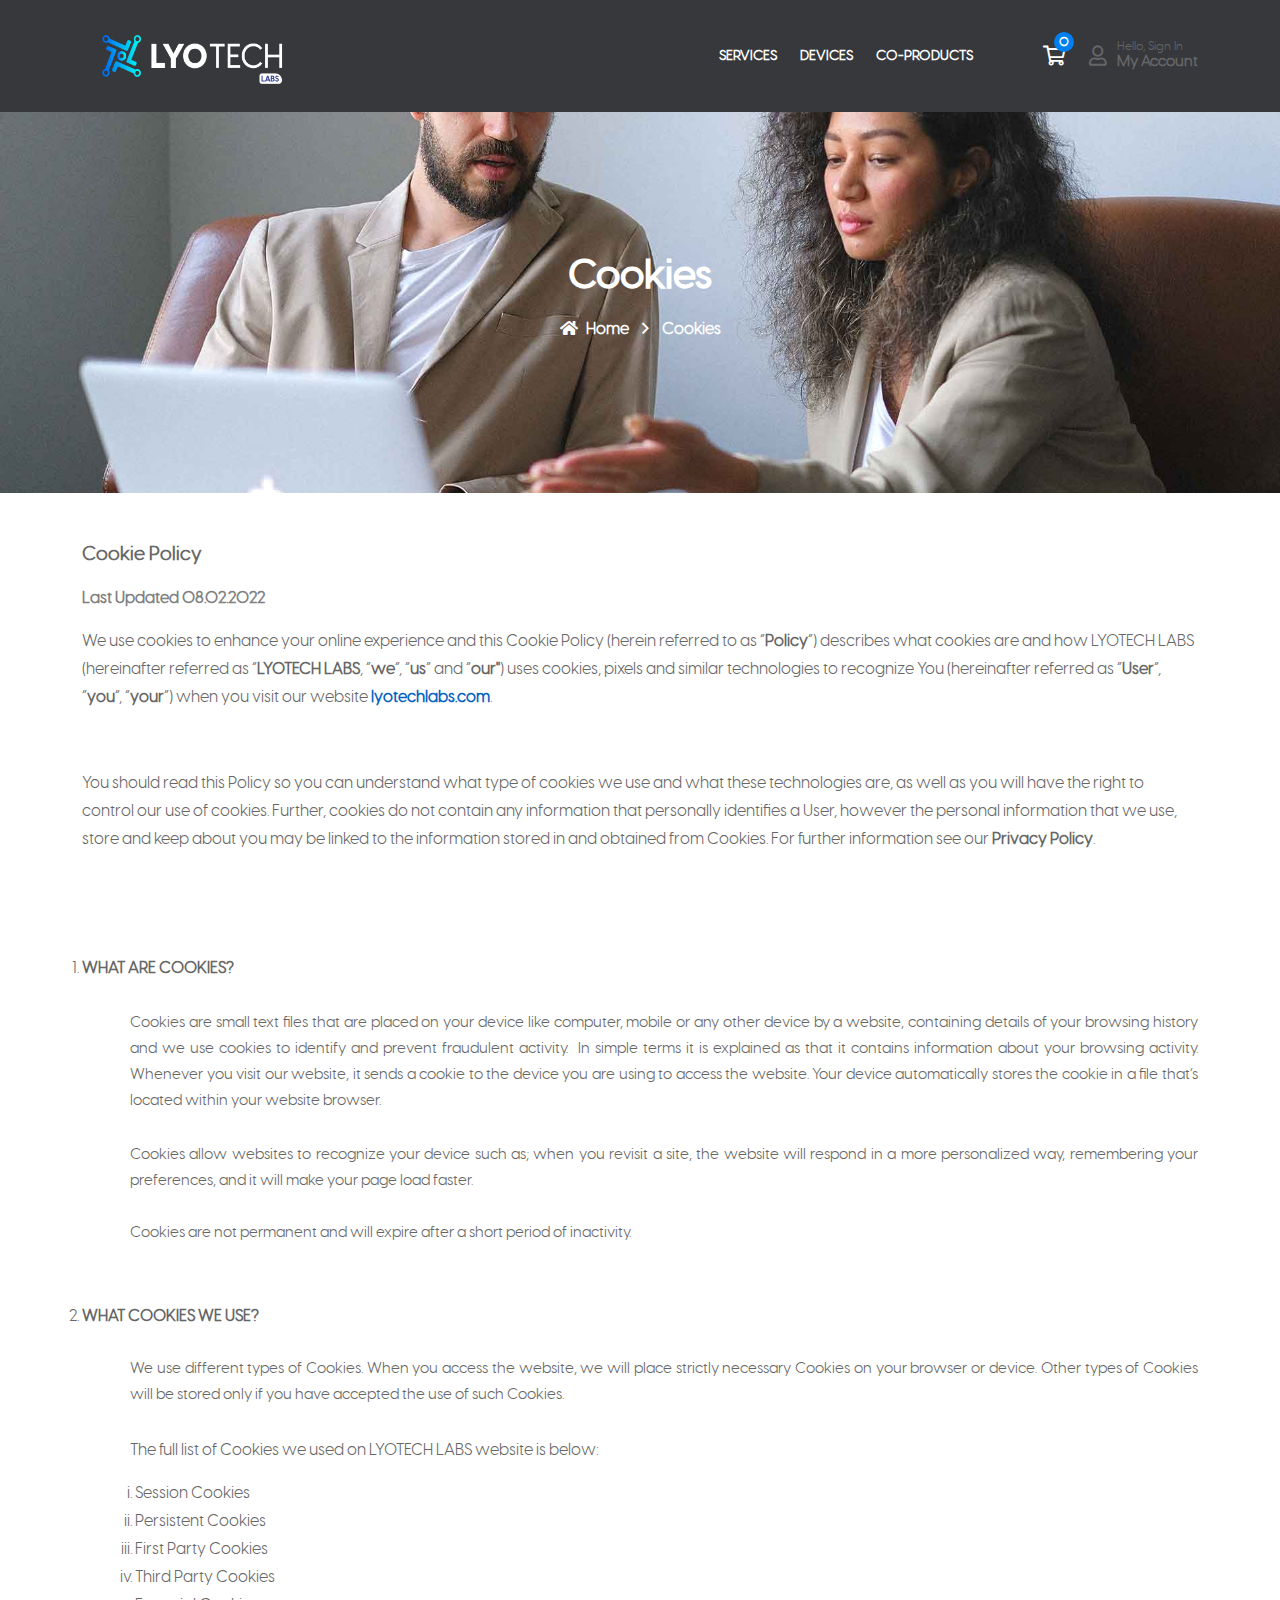
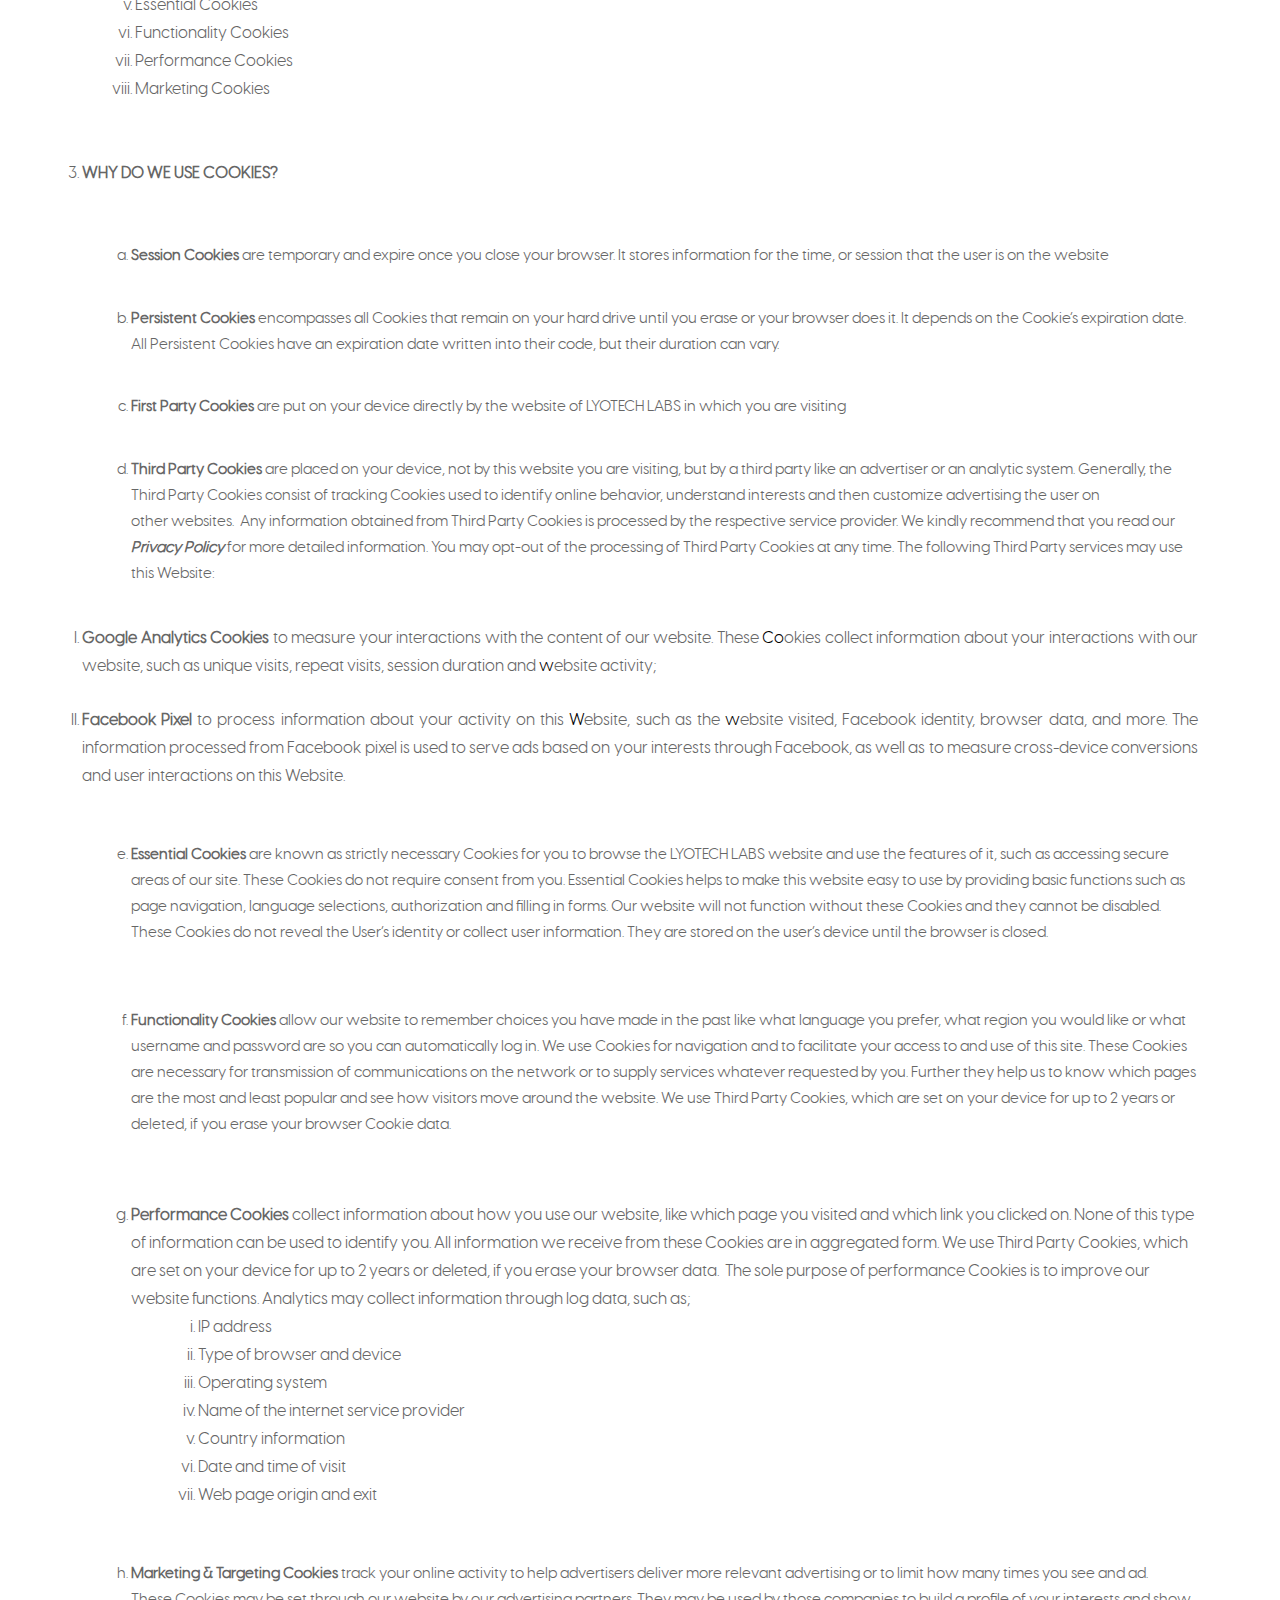
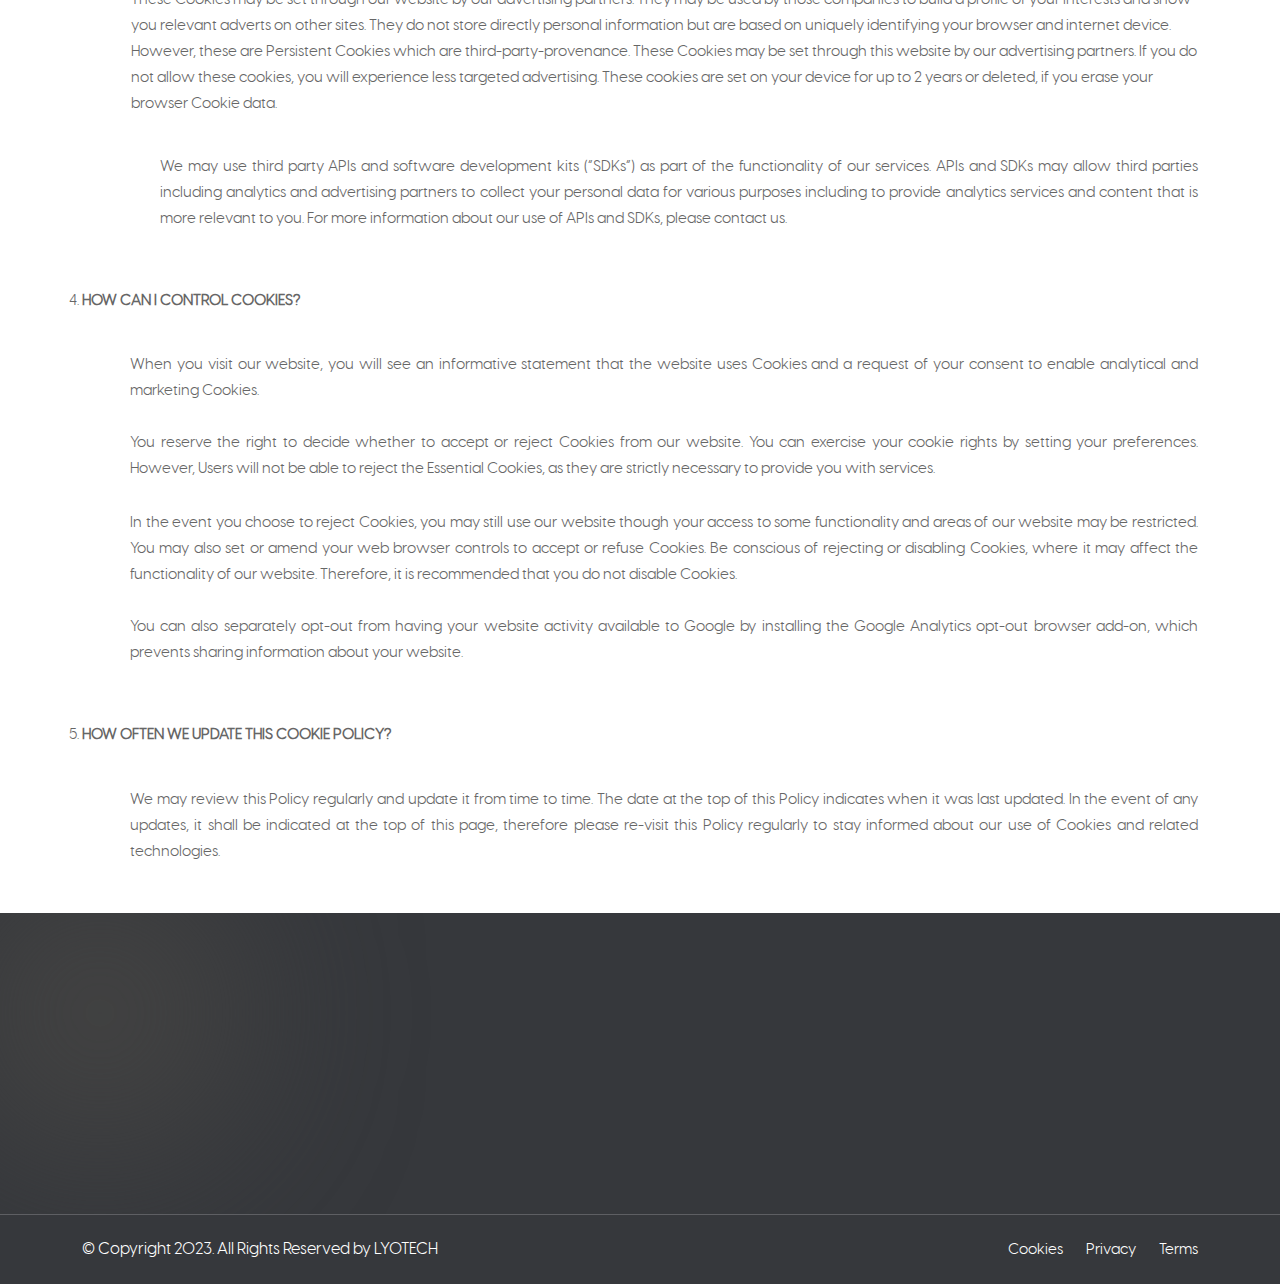
<file: cookies.html>
<!DOCTYPE html>
<html lang="en">


<head>
    <!-- ========== Meta Tags ========== -->
    <meta charset="utf-8">
    <meta http-equiv="X-UA-Compatible" content="IE=edge">
    <meta name="viewport" content="width=device-width, initial-scale=1">
    <meta name="description" content="LYOTECH Labs - It eCommerce">

    <!-- ========== Page Title ========== -->
    <title>LYOTECH Labs</title>

    <!-- ========== Favicon Icon ========== -->
    <link rel="shortcut icon" href="assets/img/favicon.svg" type="image/x-icon">

    <!-- ========== Start Stylesheet ========== -->
    <link href="assets/css/bootstrap.min.css" rel="stylesheet" />
    <link href="assets/css/font-awesome.min.css" rel="stylesheet" />
    <link href="assets/css/themify-icons.css" rel="stylesheet" />
    <link href="assets/css/elegant-icons.css" rel="stylesheet" />
    <link href="assets/css/flaticon-set.css" rel="stylesheet" />
    <link href="assets/css/magnific-popup.css" rel="stylesheet" />
    <link href="assets/css/swiper-bundle.min.css" rel="stylesheet" />
    <link href="assets/css/animate.css" rel="stylesheet" />
    <link href="assets/css/validnavs.css" rel="stylesheet" />
    <link href="assets/css/helper.css" rel="stylesheet" />
    <link href="assets/css/shop.css" rel="stylesheet" />
    <link href="assets/css/style.css" rel="stylesheet" />
    <link href="style.css" rel="stylesheet">
    <!-- ========== End Stylesheet ========== -->


</head>

<body>

    <!-- Preloader Start -->
    <div class="se-pre-con"></div>
    <!-- Preloader Ends -->


    <!-- Header 
    ============================================= -->
    <header>
        <!-- Start Navigation -->
        <nav class="navbar mobile-sidenav navbar-common navbar-sticky navbar-default validnavs innerNav">

            <!-- Start Top Search -->
            <div class="top-search">
                <div class="container-xl">
                    <div class="input-group">
                        <span class="input-group-addon"><i class="fa fa-search"></i></span>
                        <input type="text" class="form-control" placeholder="Search">
                        <span class="input-group-addon close-search"><i class="fa fa-times"></i></span>
                    </div>
                </div>
            </div>
            <!-- End Top Search -->

            <div class="container d-flex justify-content-between align-items-center">


                <!-- Start Header Navigation -->
                <div class="navbar-header">
                    <button type="button" class="navbar-toggle" data-toggle="collapse" data-target="#navbar-menu">
                        <i class="fa fa-bars"></i>
                    </button>
                    <a class="navbar-brand" href="index.html"><img src="assets/img/logo.png" class="logo"
                            alt="Logo"></a>
                </div>
                <!-- End Header Navigation -->

                <!-- Main Nav -->
                  <!-- Main Nav -->
                  <div class="main-nav-content">
                    <!-- Collect the nav links, forms, and other content for toggling -->
                    <div class="collapse navbar-collapse" id="navbar-menu">

                        <img src="assets/img/logo-main.png" alt="Logo">
                        <button type="button" class="navbar-toggle" data-toggle="collapse" data-target="#navbar-menu">
                            <i class="fa fa-times"></i>
                        </button>

                        <ul class="nav navbar-nav navbar-right" data-in="fadeInDown" data-out="fadeOutUp">
                          

                            <li>
                                <a href="index.html#services">Services</a>
                            </li>

                            <li>
                                <a href="index.html#devices">Devices</a>
                            </li>

                            <li>
                                <a href="lfi.html">CO-Products</a>
                            </li>

                        </ul>
                    </div><!-- /.navbar-collapse -->

                    <div class="attr-right">
                        <!-- Start Atribute Navigation -->
                        <div class="attr-nav">
                            <ul>
                                <li class="dropdown">
                                    <a   data-toggle="tooltip" data-placement="top" data-bs-original-title="Coming Soon" class="dropdown-toggle" data-toggle="dropdown">
                                        <i class="far fa-shopping-cart"></i>
                                        <span class="badge">0</span>
                                    </a>

                                  

                                    <!-- <a href="#" class="dropdown-toggle" data-toggle="dropdown">
                                        <i class="far fa-shopping-cart"></i>
                                        <span class="badge">3</span>
                                    </a> -->
                                    <!-- <ul class="dropdown-menu cart-list fadeOutUp" style="display: none; opacity: 1;">
                                        <li>
                                            <div class="thumb">
                                                <a href="shop-cart.html" class="photo">
                                                    <img src="assets/img/product/2.png" alt="Thumb">
                                                </a>
                                                <a href="shop-cart.html" class="remove-product">
                                                    <i class="fas fa-times"></i>
                                                </a>
                                            </div>
                                            <div class="info">
                                                <h6><a href="shop-cart.html">Delica omtantur </a></h6>
                                                <p>2x - <span class="price">$99.99</span></p>
                                            </div>
                                        </li>
                                    </ul> -->
                                </li>

                                <!-- <li class="userAccount" data-bs-toggle="modal" data-bs-target="#LoginRegisterModal"
                                    data-toggle="dropdown"> -->

                                <li class="userAccount">
                                    <a data-toggle="tooltip" data-placement="top" data-bs-original-title="Coming Soon">
                                        <i class="far fa-user"></i>
                                        <div class="UserInfoLogin">
                                            <span class="nameUser">Hello, Sign in</span>
                                            <span>My Account</span>
                                        </div>
                                    </a>
                                </li>

                            </ul>
                        </div>
                        <!-- End Atribute Navigation -->
                    </div>

                    <!-- Overlay screen for menu -->
                    <div class="overlay-screen"></div>
                    <!-- End Overlay screen for menu -->

                </div>
                <!-- Main Nav -->
                <!-- Main Nav -->

            </div>
        </nav>
        <!-- End Navigation -->
    </header>
    <!-- End Header -->


     <!-- Modal Login Register Start -->
     <div class="modal fade" id="LoginRegisterModal" tabindex="-1" role="dialog" aria-labelledby="exampleModalLabel"
     aria-hidden="true">
     <div role="document" class="modal-dialog modal-dialog-centered modal-md">

         <div class="modal-content">
             <div class="modal-header bg-secondary">
                 <div class="LoginRegister-Tabs">
                     <ul class="nav nav-tabs" id="myTab" role="tablist">
                         <li class="nav-item" role="presentation">
                             <button class="nav-link active" id="Login-tab" data-bs-toggle="tab"
                                 data-bs-target="#LoginTab" type="button" role="tab" aria-controls="LoginTab"
                                 aria-selected="true">Login </button>
                         </li>
                         <li class="nav-item" role="presentation">
                             <button class="nav-link" id="register-tab" data-bs-toggle="tab"
                                 data-bs-target="#registerTab" type="button" role="tab" aria-controls="registerTab"
                                 aria-selected="false" tabindex="-1">Sign Up</button>
                         </li>
                     </ul>
                 </div>
                 <button type="button" class="btn-close" data-bs-dismiss="modal" aria-label="Close"></button>
             </div>


             <div class="modal-body">
                 <div class="tab-content" id="myTabContent">

                     <div class="tab-pane fade active show" id="LoginTab" role="tabpanel" aria-labelledby="home-tab">
                         <form autocomplete="off" class="needs-validation tab-pane fade show active ">

                             <div class="mb-3">
                                 <label for="si-email" class="form-label">Email
                                     address</label><input type="email" id="si-email"
                                     placeholder="johndoe@example.com" required="" formcontrolname="email"
                                     class="form-control ">
                                 <div class="invalid-feedback">Please provide a valid email
                                     address.</div>
                             </div>

                             <div class="mb-3"><label for="si-password" class="form-label">Password </label>
                                 <div class="password-toggle"><input id="si-password" required=""
                                         formcontrolname="password" class="form-control" type="password">
                                     <label aria-label="Show/hide password" class="password-toggle-btn">
                                         <input type="checkbox" class="password-toggle-check">
                                         <span class="password-toggle-indicator mdi-eye-off-outline"></span></label>
                                 </div>
                             </div>

                             <div class="mb-3 d-flex flex-wrap justify-content-between">
                                 <div class="form-check mb-2">
                                     <input type="checkbox" id="si-remember" class="form-check-input"><label
                                         for="si-remember" class="form-check-label">Remember me</label>
                                 </div>
                                 <a href="#" class="fs-sm">Forgot password?</a>
                             </div>

                             <button type="submit" onclick="location.href='account-user.html';"
                                 class="btn btn-theme d-block w-100">Sign
                                 in</button>
                         </form>
                     </div>



                     <div class="tab-pane fade" id="registerTab" role="tabpanel" aria-labelledby="registerTab">
                         <form novalidate="" autocomplete="off" class="needs-validation tab-pane fade show active ">
                             <div class="mb-3"><label for="su-name" class="form-label">Full
                                     name</label><input type="text" id="su-name" placeholder="John Doe" required=""
                                     formcontrolname="name" class="form-control ">
                                 <div class="invalid-feedback">Please fill in your name.</div>
                             </div>
                             <div class="mb-3"><label for="su-email">Email address</label><input type="email"
                                     id="su-email" placeholder="johndoe@example.com" required=""
                                     formcontrolname="email" class="form-control ">
                                 <div class="invalid-feedback">Please provide a valid email address.</div>
                             </div>
                             <div class="mb-3"><label for="su-password" class="form-label">Password</label>
                                 <div class="password-toggle"><input id="su-password" required=""
                                         formcontrolname="password" class="form-control " type="password"><label
                                         aria-label="Show/hide
                 password" class="password-toggle-btn"><input type="checkbox" class="password-toggle-check"><span
                                             class="password-toggle-indicator mdi-eye-off-outline"></span></label>
                                 </div>
                             </div>
                             <div class="mb-3"><label for="su-password-confirm" class="form-label">Confirm
                                     password</label>
                                 <div class="password-toggle"><input id="su-password-confirm" required=""
                                         class="form-control" type="password"><label aria-label="Show/hide
                 password" class="password-toggle-btn"><input type="checkbox" class="password-toggle-check"><span
                                             class="password-toggle-indicator mdi-eye-off-outline"></span></label>
                                 </div>
                             </div><button type="submit" class="btn btn-theme d-block w-100">Sign
                                 up</button>
                         </form><!---->
                     </div>


                 </div>
             </div>






         </div>


     </div>
 </div>

 <!-- Modal Login Register End -->

    <!-- Start Breadcrumb 
    ============================================= -->
    <div class="breadcrumb-area text-center shadow dark text-light bg-cover"
        style="background-image: url(assets/img/banner/26.jpg);">
        <div class="container">
            <div class="row">
                <div class="col-lg-8 offset-lg-2">
                    <h1>Cookies</h1>
                    <nav aria-label="breadcrumb">
                        <ol class="breadcrumb">
                            <li><a href="#"><i class="fas fa-home"></i> Home</a></li>
                            <li class="active">Cookies</li>
                        </ol>
                    </nav>
                </div>
            </div>
        </div>
    </div>
    <!-- End Breadcrumb -->

    <!-- Start Cookies 
    ============================================= -->
    <div class="container pt-5 pb-5">
        <div class="row">
            <div class="col-md-12 col-md-12 ml-auto mr-auto">
                <p><strong><span style="font-size: 19px;">Cookie Policy</span></strong></p>
                <p><strong><span style="color: gray;">Last Updated 08.02.2022</span></strong></p>
                <p><span>We use cookies to enhance your online experience and this Cookie
                        Policy (herein referred to as&nbsp;</span>“<strong>Policy</strong>”)
                    <span>describes what&nbsp;</span>c<span>ookies are and how LYOTECH LABS (hereinafter referred as
                        “<strong>LYOTECH LABS</strong>,
                        “<strong>we</strong>”,
                        “<strong>us</strong>” and
                        “<strong>our''</strong>) uses cookies, pixels and
                        similar technologies to recognize You (hereinafter referred as
                        “<strong>User</strong>”,
                        “<strong>you</strong>”,
                        “<strong>your</strong>”) when you visit our
                        website&nbsp;</span><a href="https://www.lyotechlabs.com/"><span style="color: rgb(5, 99, 193);">lyotechlabs.com</span></a><span style="color: rgb(68, 114, 196);">.&nbsp;</span>
                </p>
                <p><span style="color: rgb(68, 114, 196);">&nbsp;</span></p>
                <p><span>You should read this&nbsp;</span>Policy<span>&nbsp;so you can understand what type of cookies
                        we use and what
                        these technologies are, as well as you will have the right to
                        control our use of cookies.</span><span>&nbsp;</span><span style="font-size: 16px;">Further</span><span>,&nbsp;</span>c<span>ookies do not contain any
                        information that personally identifies
                        a User, however the personal information that we use, store and
                        keep about you may be linked to the information stored in and
                        obtained from Cookies. For further information see our
                        <strong>Privacy Policy</strong>.&nbsp;</span></p>
                <p><span>&nbsp;</span></p>
                <p><span>&nbsp;</span></p>
                <ol start="1" type="1" style="margin-bottom: 0cm; margin-top: 0cm;">
                    <li style="margin-top: 0cm;margin-right: 0cm;margin-bottom: 0cm;text-align: justify;border: none;list-style: auto;">
                        <strong>WHAT ARE COOKIES?</strong></li>
                </ol>
                <p style="margin-top: 0cm; margin-right: 0cm; margin-bottom: 0cm;"><span>&nbsp;</span></p>
                <p style="margin: 0cm 0cm 0cm 36pt; line-height: 26px; font-size: 15px; text-align: justify;">
                    <span>Cookies are small text files that are placed on your device like
                        computer, mobile or any other device by a website, containing
                        details of your browsing history and we use cookies to identify
                        and prevent fraudulent activity. &nbsp;In simple terms it is
                        explained as that it contains information about your browsing
                        activity. Whenever you visit our&nbsp;</span>website<span>, it sends a cookie to the device you
                        are using to access
                        the&nbsp;</span>w<span>ebsite. Your device automatically stores the cookie in a file
                        that’s located within your website browser.&nbsp;</span></p>
                <p style="margin-top: 0cm; margin-right: 0cm; margin-bottom: 0cm;"><span>&nbsp;</span></p>
                <p style="margin: 0cm 0cm 0cm 36pt; line-height: 26px; font-size: 15px; text-align: justify;">
                    <span>Cookies allow&nbsp;</span>w<span>ebsites to recognize your device such as; when you revisit a
                        site, the&nbsp;</span>w<span>ebsite will respond in a more personalized way, remembering your
                        preferences, and it will make your page load faster.&nbsp;</span></p>
                <p style="margin: 0cm 0cm 0cm 36pt; line-height: 26px; font-size: 15px; text-align: justify;">
                    <span>&nbsp;</span></p>
                <p style="margin: 0cm 0cm 0cm 36pt; line-height: 26px; font-size: 15px; text-align: justify;">
                    <span>Cookies are not permanent and will expire after a short period of
                        inactivity.&nbsp;</span></p>
                <p style="margin-top: 0cm; margin-right: 0cm; margin-bottom: 0cm;"><span>&nbsp;</span></p>
                <p style="margin-top: 0cm; margin-right: 0cm; margin-bottom: 0cm;"><span>&nbsp;</span></p>
                <ol start="2" type="1" style="margin-bottom: 0cm; margin-top: 0cm;">
                    <li style="margin-top: 0cm;margin-right: 0cm;margin-bottom: 0cm;text-align: justify;border: none;list-style: decimal;">
                        <strong >WHAT COOKIES WE USE?</strong></li>
                </ol>
                <p style="margin: 0cm 0cm 0cm 36pt; line-height: 26px; font-size: 15px; text-align: justify; border: none;">
                    <strong><span>&nbsp;</span></strong></p>
                <p style="margin: 0cm 0cm 0cm 36pt; line-height: 26px; font-size: 15px; text-align: justify; border: none;">
                    <span>We use different types of&nbsp;</span>C<span>ookies. When you access
                        the&nbsp;</span>w<span>ebsite, we will place strictly necessary&nbsp;</span>C<span>ookies on
                        your browser or device. Other types of Cookies will be
                        stored only if you have accepted the use of such&nbsp;</span>C<span>ookies.&nbsp;</span></p>
                <p style="margin-top: 0cm; margin-right: 0cm; margin-bottom: 0cm;"><span>&nbsp;</span></p>
                <p style="text-indent: 36pt;"><span>The full list of&nbsp;</span>C<span>ookies we used on LYOTECH LABS
                        website is below:</span></p>
                <ol style="list-style-type: lower-roman; margin-left: 53px;" class="roman-list">
                    <li><span>Session Cookies&nbsp;</span></li>
                    <li><span>Persistent Cookies</span></li>
                    <li><span>First Party Cookies</span></li>
                    <li><span>Third Party Cookies&nbsp;</span></li>
                    <li><span>Essential Cookies</span></li>
                    <li><span>Functionality Cookies&nbsp;</span></li>
                    <li><span>Performance Cookies</span></li>
                    <li><span>Marketing Cookies&nbsp;</span></li>
                </ol>
                <p style="margin-top: 0cm; margin-right: 0cm; margin-bottom: 0cm;"><span><br>&nbsp;</span></p>
                <ol start="3" type="1" style="margin-bottom: 0cm; margin-top: 0cm;">
                    <li style="margin-top: 0cm;margin-right: 0cm;margin-bottom: 0cm;text-align: justify;border: none;list-style: auto;">
                        <strong>WHY DO WE USE COOKIES?</strong></li>
                </ol>
                <p style="margin-top: 0cm; margin-right: 0cm; margin-bottom: 0cm;"><span><br>&nbsp;</span></p>
                <div style="margin: 0cm 0cm 8pt; line-height: 26px; font-size: 15px;">
                    <ol start="1" style="margin-bottom: 0cm; list-style-type: lower-alpha; margin-left: 48.5px;" class="alpha-list">
                        <li style="margin: 0cm 0cm 8pt;line-height: 26px;font-size: 15px;list-style-type: lower-alpha;"><strong><span>Session
                                    Cookies</span></strong><span>&nbsp;are temporary and expire once you close your
                                browser.
                                It stores information for the time, or session that the user
                                is on the&nbsp;</span>w<span>ebsite</span></li>
                    </ol>
                </div>
                <p style="margin: 0cm 0cm 0cm 58.5pt; line-height: 26px; font-size: 15px; text-indent: -22.5pt;">
                    <span>&nbsp;</span></p>
                <div style="margin: 0cm 0cm 8pt; line-height: 26px; font-size: 15px;">
                    <ol start="2" style="margin-bottom: 0cm; list-style-type: lower-alpha; margin-left: 48.5px;">
                        <li style="margin: 0cm 0cm 8pt;line-height: 26px;font-size: 15px;list-style-type: lower-alpha;"><strong><span>Persistent
                                    Cookies&nbsp;</span></strong><span>encompasses all Cookies that remain on your hard
                                drive until
                                you erase or your browser does it. It depends on the
                                Cookie’s expiration date. All&nbsp;</span>P<span>ersistent&nbsp;</span>C<span>ookies
                                have an expiration date written into their code, but
                                their duration can vary.&nbsp;</span></li>
                    </ol>
                </div>
                <p style="margin: 0cm 0cm 0cm 58.5pt; line-height: 26px; font-size: 15px; text-align: justify; text-indent: -22.5pt;">
                    <strong><span>&nbsp;</span></strong></p>
                <div style="margin: 0cm 0cm 8pt; line-height: 26px; font-size: 15px;">
                    <ol start="3" style="margin-bottom: 0cm; list-style-type: lower-alpha; margin-left: 48.5px;">
                        <li style="margin: 0cm 0cm 8pt;line-height: 26px;font-size: 15px;list-style-type: lower-alpha;"><strong><span>First Party
                                    Cookies</span></strong><span>&nbsp;are put on your device directly by the website of
                                LYOTECH LABS in which you are visiting</span></li>
                    </ol>
                </div>
                <p style="margin: 0cm 0cm 0cm 58.5pt; line-height: 26px; font-size: 15px; text-indent: -22.5pt;">
                    <span>&nbsp;</span></p>
                <div style="margin: 0cm 0cm 8pt; line-height: 26px; font-size: 15px;">
                    <ol start="4" style="margin-bottom: 0cm; list-style-type: lower-alpha; margin-left: 48.5px;">
                        <li style="margin: 0cm 0cm 8pt;line-height: 26px;font-size: 15px;list-style-type: lower-alpha;"><strong><span>Third</span>
                                <span>Party</span> <span>Cookies</span></strong><span>&nbsp;are placed on your device,
                                not by this&nbsp;</span>w<span>ebsite you are visiting, but by a third party like an
                                advertiser or an analytic system. Generally, the Third Party
                                Cookies consist of tracking&nbsp;</span>C<span>ookies used to identify online behavior,
                                understand interests
                                and then customize advertising the user on other&nbsp;</span>w<span>ebsites. &nbsp;Any
                                information obtained from Third Party
                                Cookies is processed by the respective service provider. We
                                kindly recommend that you read our
                                <strong><em>Privacy Policy</em></strong> for more detailed
                                information. You may opt-out of the processing of Third Party
                                Cookies at any time. The following Third Party services may
                                use this Website:</span></li>
                    </ol>
                </div>
                <p style="margin: 0cm 0cm 0cm 58.5pt; line-height: 26px; font-size: 15px; text-align: justify; text-indent: -22.5pt;">
                    <strong><span>&nbsp;</span></strong></p>
                <ol start="4" type="a" style="margin-bottom: 0cm; margin-top: 0cm;">
                    <ol start="1" type="I" style="margin-bottom: 0cm; margin-top: 0cm;">
                        <li style="margin-top: 0cm;margin-right: 0cm;margin-bottom: 0cm;text-align: justify;list-style-type: inherit;">
                            <strong>Google Analytics Cookies</strong> to measure your
                            interactions with the content of our website. These&nbsp;<span style="color: windowtext;">Co</span>okies collect information about your interactions
                            with our
                            website, such as unique visits, repeat visits, session duration
                            and&nbsp;<span style="color: windowtext;">w</span>ebsite
                            activity;
                        </li>
                    </ol>
                </ol>
                <p style="margin: 0cm 0cm 0cm 72pt; line-height: 26px; font-size: 15px; text-align: justify;">
                    <strong><span>&nbsp;</span></strong></p>
                <ol start="4" type="a" style="margin-bottom: 0cm; margin-top: 0cm;">
                    <ol start="2" type="I" style="margin-bottom: 0cm; margin-top: 0cm;">
                        <li style="margin-top: 0cm;margin-right: 0cm;margin-bottom: 0cm;text-align: justify;list-style-type: inherit;">
                            <strong>Facebook Pixel</strong> to process information about
                            your activity on this&nbsp;<span style="color: windowtext;">W</span>ebsite, such as
                            the&nbsp;<span style="color: windowtext;">w</span>ebsite visited, Facebook identity, browser
                            data, and more. The
                            information processed from Facebook pixel is used to serve ads
                            based on your interests through Facebook, as well as to measure
                            cross-device conversions and user interactions on this Website.
                            &nbsp;
                        </li>
                    </ol>
                </ol>
                <p style="margin: 0cm 0cm 0cm 58.5pt; line-height: 26px; font-size: 15px; text-indent: -22.5pt;">
                    <span><br>&nbsp;</span></p>
                <div style="margin: 0cm 0cm 8pt; line-height: 26px; font-size: 15px;">
                    <ol start="5" style="margin-bottom: 0cm; list-style-type: lower-alpha; margin-left: 48.5px;">
                        <li style="margin: 0cm 0cm 8pt;line-height: 26px;font-size: 15px;list-style-type: lower-alpha;"><strong><span>Essential
                                    Cookies</span></strong><span>&nbsp;are known as strictly
                                necessary&nbsp;</span>C<span>ookies for you to browse the LYOTECH
                                LABS&nbsp;</span>w<span>ebsite and use the features of it, such as accessing secure
                                areas of our site. These Cookies do not require consent from
                                you. Essential Cookies helps to make this&nbsp;</span>w<span>ebsite easy to use by
                                providing basic functions such as page
                                navigation, language selections, authorization and filling in
                                forms. Our&nbsp;</span>w<span>ebsite will not function without
                                these&nbsp;</span>C<span>ookies and they cannot be disabled.
                                These&nbsp;</span>C<span>ookies do not reveal the User’s identity or collect
                                user information. They are stored on the user’s device
                                until the browser is closed.&nbsp;</span></li>
                    </ol>
                </div>
                <p style="margin: 0cm 0cm 0cm 58.5pt; line-height: 26px; font-size: 15px; text-indent: -22.5pt;">
                    <span><br>&nbsp;</span></p>
                <div style="margin: 0cm 0cm 8pt; line-height: 26px; font-size: 15px;">
                    <ol start="6" style="margin-bottom: 0cm; list-style-type: lower-alpha; margin-left: 48.5px;">
                        <li style="margin: 0cm 0cm 8pt;line-height: 26px;font-size: 15px;list-style-type: lower-alpha;"><strong><span>Functionality
                                    Cookies</span></strong><span>&nbsp;allow our website to remember choices you have
                                made in
                                the past like what language you prefer, what region you would
                                like or what username and password are so you can
                                automatically log in. We use Cookies for navigation and to
                                facilitate your access to and use of this site. These Cookies
                                are necessary for transmission of communications on the
                                network or to supply services whatever requested by you.
                                Further they help us to know which pages are the most and
                                least popular and see how visitors move around the&nbsp;</span>w<span>ebsite. We use
                                Third Party Cookies, which are set on your
                                device for up to 2 years or deleted, if you erase your
                                browser&nbsp;</span>C<span>ookie data.</span></li>
                    </ol>
                </div>
                <p style="margin: 0cm 0cm 0cm 58.5pt; line-height: 26px; font-size: 15px; text-indent: -22.5pt;">
                    <span><br>&nbsp;</span></p>
                <ol start="7" style="list-style-type: lower-alpha; margin-left: 48.5px;">
                    <li style="
    list-style-type: lower-alpha;
"><strong><span>Performance Cookies&nbsp;</span></strong><span>collect information about how you
                            use our website, like which
                            page you visited and which link you clicked on. None of this
                            type of information can be used to identify you. All information
                            we receive from these Cookies are in aggregated form. We use
                            Third Party Cookies, which are set on your device for up to 2
                            years or deleted, if you erase your browser data. &nbsp;The sole
                            purpose of&nbsp;</span>p<span>erformance&nbsp;</span>C<span>ookies is to improve our website
                            functions. Analytics may
                            collect information through log data, such as;</span></li>
                </ol>
                <ol style="list-style-type: lower-roman; margin-left: 116px;" class="roman-list">
                    <li><span>IP address</span></li>
                    <li><span>Type of browser and device</span></li>
                    <li><span>Operating system</span></li>
                    <li><span>Name of the internet service provider</span></li>
                    <li><span>Country information&nbsp;</span></li>
                    <li><span>Date and time of visit</span></li>
                    <li><span>Web page origin and exit</span></li>
                </ol>
                <p style="margin: 0cm 0cm 0cm 58.5pt; line-height: 26px; font-size: 15px; text-indent: -22.5pt;">
                    <span><br>&nbsp;</span></p>
                <div style="margin: 0cm 0cm 8pt; line-height: 26px; font-size: 15px;">
                    <ol start="8" style="margin-bottom: 0cm; list-style-type: lower-alpha; margin-left: 48.5px;">
                        <li style="margin: 0cm 0cm 8pt;line-height: 26px;font-size: 15px;list-style-type: lower-alpha;"><strong><span>Marketing
                                    &amp; Targeting Cookies</span></strong><span>&nbsp;track your online activity to
                                help advertisers deliver
                                more relevant advertising or to limit how many times you see
                                and ad. These&nbsp;</span>C<span>ookies may be set
                                through&nbsp;</span>o<span>ur&nbsp;</span>w<span>ebsite by our advertising partners.
                                They may be used by those
                                companies to build a profile of your interests and show you
                                relevant adverts on other sites. They do not store directly
                                personal information but are based on uniquely identifying
                                your browser and internet device. However, these are
                                Persistent Cookies which are third-party-provenance.
                                These&nbsp;</span>C<span>ookies may be set through this&nbsp;</span>w<span>ebsite
                                by&nbsp;</span>o<span>ur advertising partners. If you do not allow these cookies,
                                you will experience less targeted advertising. These cookies
                                are set on your device for up to 2 years or deleted, if you
                                erase your browser&nbsp;</span>C<span>ookie data.&nbsp;</span></li>
                    </ol>
                </div>
                <p style="margin: 0cm 0cm 0cm 58.5pt; line-height: 26px; font-size: 15px; text-align: justify;">
                    <strong><span>&nbsp;</span></strong></p>
                <p style="margin: 0cm 0cm 0cm 58.5pt; line-height: 26px; font-size: 15px; text-align: justify;">
                    <span>We may use third party APIs and software development kits
                        (“SDKs”) as part of the functionality of&nbsp;</span>o<span>ur services. APIs and SDKs may allow
                        third parties including
                        analytics and advertising partners to collect your personal data
                        for various purposes including to provide analytics services and
                        content that is more relevant to you. For more information about
                        our use of APIs and SDKs, please contact us.</span></p>
                <p style="margin-top: 0cm; margin-right: 0cm; margin-bottom: 0cm;"><span><br>&nbsp;</span></p>
                <div style="margin: 0cm 0cm 8pt; line-height: 26px; font-size: 15px;">
                    <ol style="margin-bottom: 0cm; list-style-type: undefined;">
                        <li value="4" style="margin: 0cm 0cm 8pt;line-height: 26px;font-size: 15px;list-style: auto;"><strong><span>HOW
                                    CAN I CONTROL COOKIES?</span></strong></li>
                    </ol>
                </div>
                <p style="margin-top: 0cm; margin-right: 0cm; margin-bottom: 0cm;"><span>&nbsp;</span></p>
                <p style="margin: 0cm 0cm 0cm 36pt; line-height: 26px; font-size: 15px; text-align: justify;">
                    <span>When you visit our website, you will see an informative statement
                        that the website uses&nbsp;</span>C<span>ookies and a request of your consent to enable
                        analytical and
                        marketing&nbsp;</span>C<span>ookies.&nbsp;</span></p>
                <p style="margin: 0cm 0cm 0cm 36pt; line-height: 26px; font-size: 15px; text-align: justify;">
                    <span>&nbsp;</span></p>
                <p style="margin: 0cm 0cm 0cm 36pt; line-height: 26px; font-size: 15px; text-align: justify;">
                    <span>You reserve the right to decide whether to accept or
                        reject&nbsp;</span>C<span>ookies from our website. You can exercise your cookie rights by
                        setting your preferences. However, Users will not be able to
                        reject the Essential Cookies, as they are strictly necessary to
                        provide you with services.&nbsp;</span></p>
                <p style="margin-top: 0cm; margin-right: 0cm; margin-bottom: 0cm;"><span>&nbsp;</span></p>
                <p style="margin: 0cm 0cm 0cm 36pt; line-height: 26px; font-size: 15px; text-align: justify;"><span>In
                        the event you choose to reject&nbsp;</span>C<span>ookies, you may still use our website though
                        your access to some
                        functionality and areas of our website may be restricted. You may
                        also set or amend your web browser controls to accept or
                        refuse&nbsp;</span>C<span>ookies. Be conscious of rejecting or
                        disabling&nbsp;</span>C<span>ookies, where it may affect the functionality of our website.
                        Therefore, it is recommended that you do not disable&nbsp;</span>C<span>ookies.&nbsp;</span></p>
                <p style="margin: 0cm 0cm 0cm 36pt; line-height: 26px; font-size: 15px; text-align: justify;">
                    <span>&nbsp;</span></p>
                <p style="margin: 0cm 0cm 0cm 36pt; line-height: 26px; font-size: 15px; text-align: justify;">
                    <span>You can also separately opt-out from having your website activity
                        available to Google by installing the Google Analytics opt-out
                        browser add-on, which prevents sharing information about your
                        website.&nbsp;</span></p>
                <p style="margin-top: 0cm; margin-right: 0cm; margin-bottom: 0cm;"><span><br>&nbsp;</span></p>
                <div style="margin: 0cm 0cm 8pt; line-height: 26px; font-size: 15px;">
                    <ol style="margin-bottom: 0cm; list-style-type: undefined;">
                        <li value="5" style="margin: 0cm 0cm 8pt;line-height: 26px;font-size: 15px;list-style: auto;"><strong><span>HOW
                                    OFTEN WE UPDATE THIS COOKIE&nbsp;</span>POLICY<span>?</span></strong></li>
                    </ol>
                </div>
                <p style="margin-top: 0cm; margin-right: 0cm; margin-bottom: 0cm;"><span>&nbsp;</span></p>
                <p style="margin: 0cm 0cm 0cm 36pt; line-height: 26px; font-size: 15px; text-align: justify;"><span>We
                        may review this Policy regularly and update it from time to
                        time. The date at the top of this Policy indicates when it was
                        last updated. In the event of any updates, it shall be indicated
                        at the top of this page, therefore please re-visit this Policy
                        regularly to stay informed about our use of Cookies and related
                        technologies. &nbsp;</span></p>
            </div>
        </div>
    </div>
    <!-- End Shop -->

    <!-- Start Footer 
    ============================================= -->
    <footer class="bg-dark text-light">
        <div class="container wow fadeInUp" data-in="fadeInDown" data-out="fadeOutUp">
            <div class="f-items default-padding">
                <div class="row">
                    <div class="col-lg-12 col-md-12 item">
                        <div class="f-item about">
                            <img class="logo" src="assets/img/footer-logo.png" alt="Logo">
                            <div class="address text-center">
                                <ul>
                                    <li>
                                        LYOTECH LABS ELECTRONICS TRADING L.L.C <br>
                                        Building name: WHP2-BLOCK-T COMMERCIAL <br>
                                       Area: Saih Shuaib 3, Dubai, UAE
                                    </li>
                                    <li>
                                        <div class="icon">
                                            <i class="fas fa-envelope-open-text"></i>
                                        </div>
                                        <div class="content">
                                            <strong>Email:</strong>
                                          <a href="mailto:info@lyotechlabs.com" target="_blank">info@lyotechlabs.com</a>
                                        </div>
                                    </li>
                              
                                </ul>
                            </div>


                        </div>
                    </div>
                 
               
                </div>
            </div>
        </div>
        <!-- Start Footer Bottom -->
        <div class="footer-bottom">
            <div class="container">
                <div class="footer-bottom-box">
                    <div class="row">
                        <div class="col-lg-6">
                            <p>&copy; Copyright 2023. All Rights Reserved by <a href="#">LYOTECH</a></p>
                        </div>
                        <div class="col-lg-6 text-right">
                            <ul>
                                <li>
                                    <a href="cookies.html">Cookies</a>
                                </li>
                                <li>
                                    <a href="privacy.html">Privacy</a>
                                </li>
                                <li>
                                    <a href="terms.html">Terms</a>
                                </li>
                            </ul>
                        </div>
                    </div>
                </div>
            </div>
        </div>
        <!-- End Footer Bottom -->
    </footer>
    <!-- End Footer -->

    <!-- jQuery Frameworks
    ============================================= -->
    <script src="assets/js/jquery-3.6.0.min.js"></script>
    <script src="assets/js/bootstrap.bundle.min.js"></script>
    <script src="assets/js/jquery.appear.js"></script>
    <script src="assets/js/jquery.easing.min.js"></script>
    <script src="assets/js/jquery.magnific-popup.min.js"></script>
    <script src="assets/js/modernizr.custom.13711.js"></script>
    <script src="assets/js/swiper-bundle.min.js"></script>
    <script src="assets/js/wow.min.js"></script>
    <script src="assets/js/progress-bar.min.js"></script>
    <script src="assets/js/circle-progress.js"></script>
    <script src="assets/js/isotope.pkgd.min.js"></script>
    <script src="assets/js/imagesloaded.pkgd.min.js"></script>
    <script src="assets/js/jquery.nice-select.min.js"></script>
    <script src="assets/js/count-to.js"></script>
    <script src="assets/js/jquery.scrolla.min.js"></script>
    <script src="assets/js/YTPlayer.min.js"></script>
    <script src="assets/js/TweenMax.min.js"></script>
    <script src="assets/js/validnavs.js"></script>
    <script src="assets/js/main.js"></script>

</body>


</html>
</file>
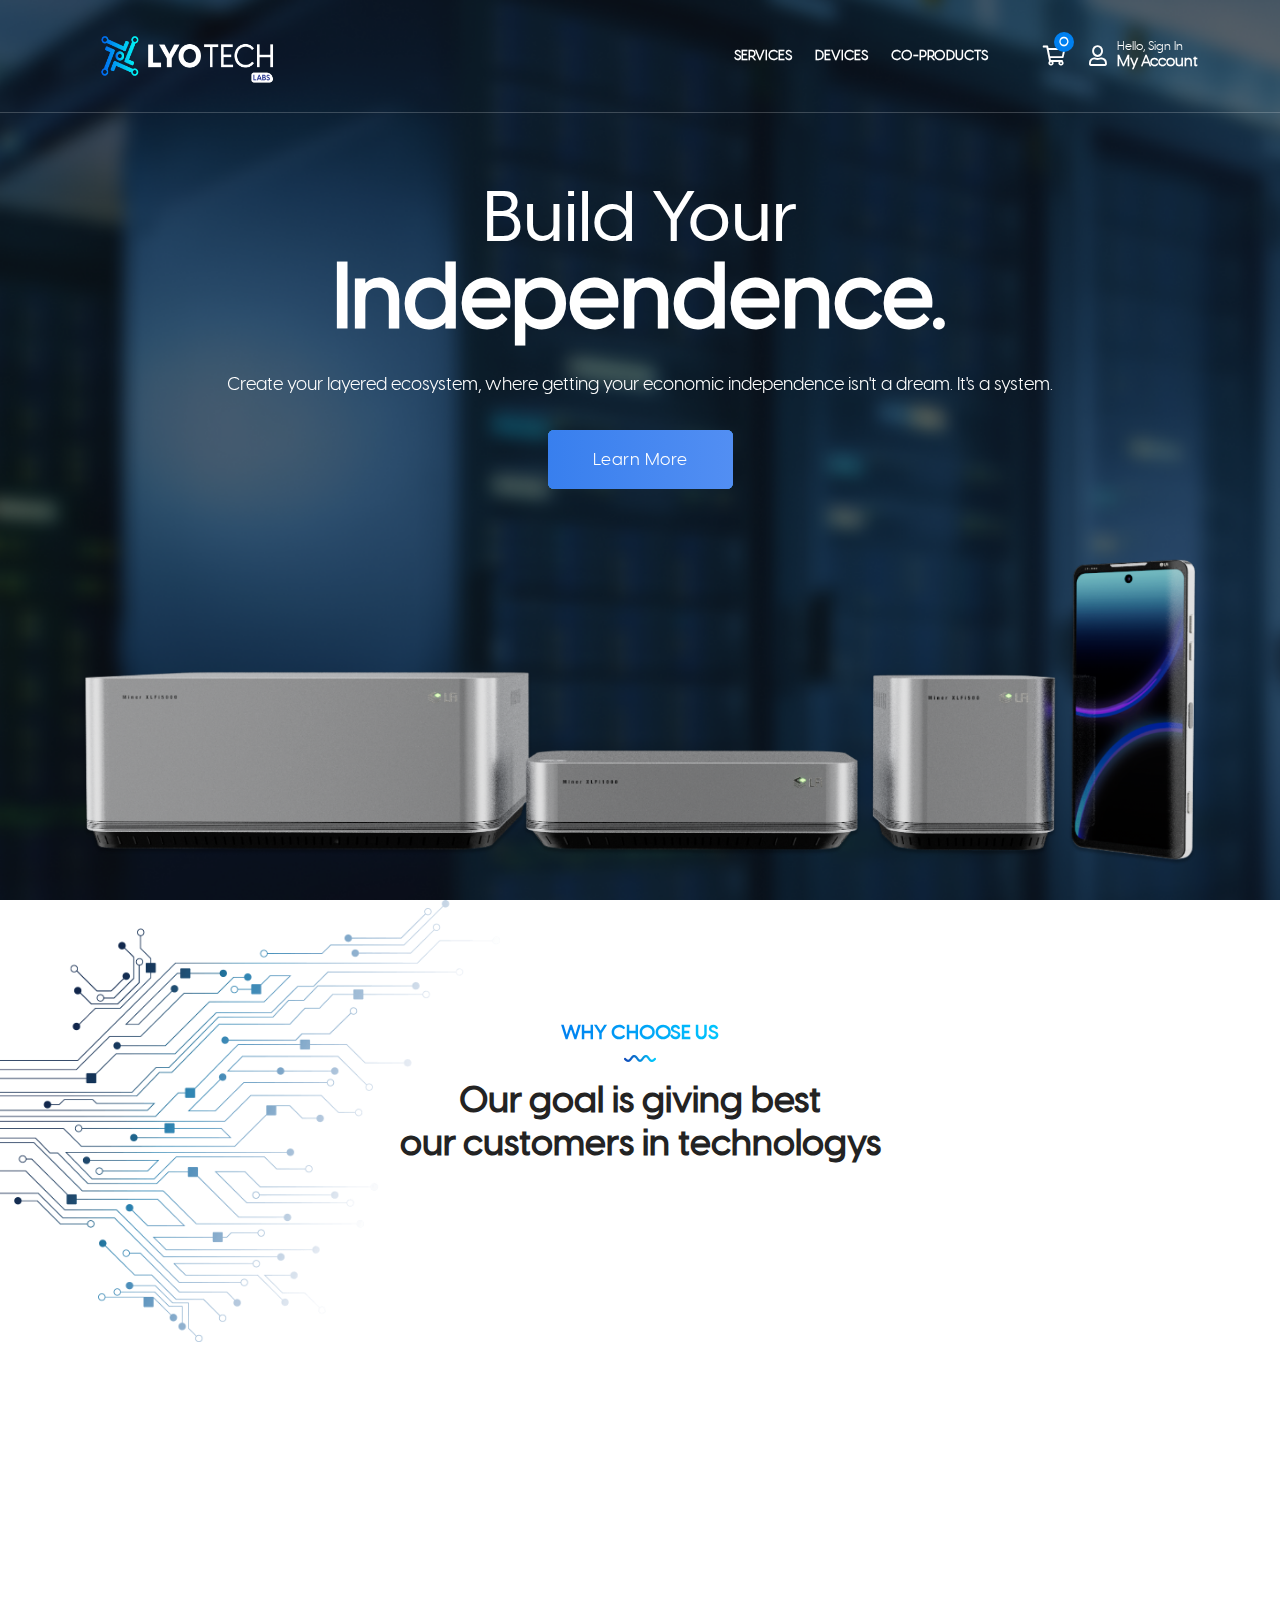
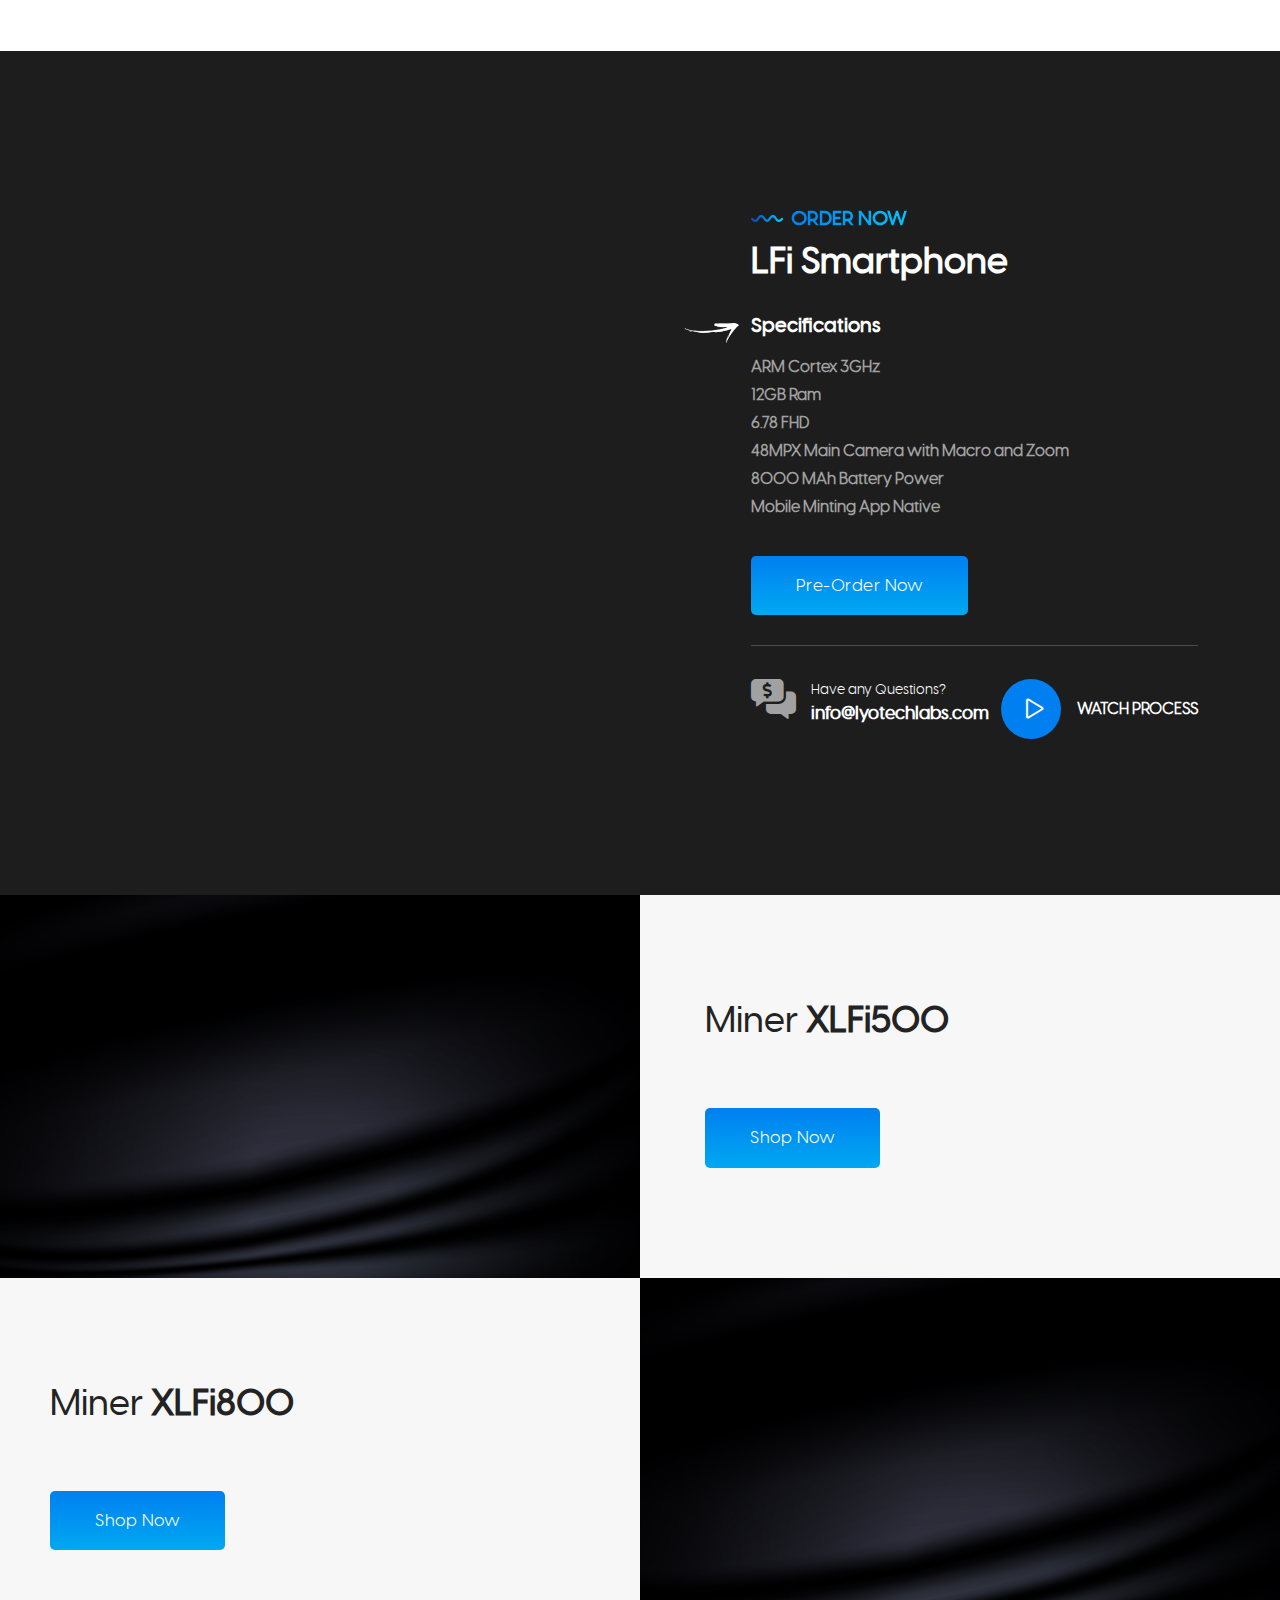
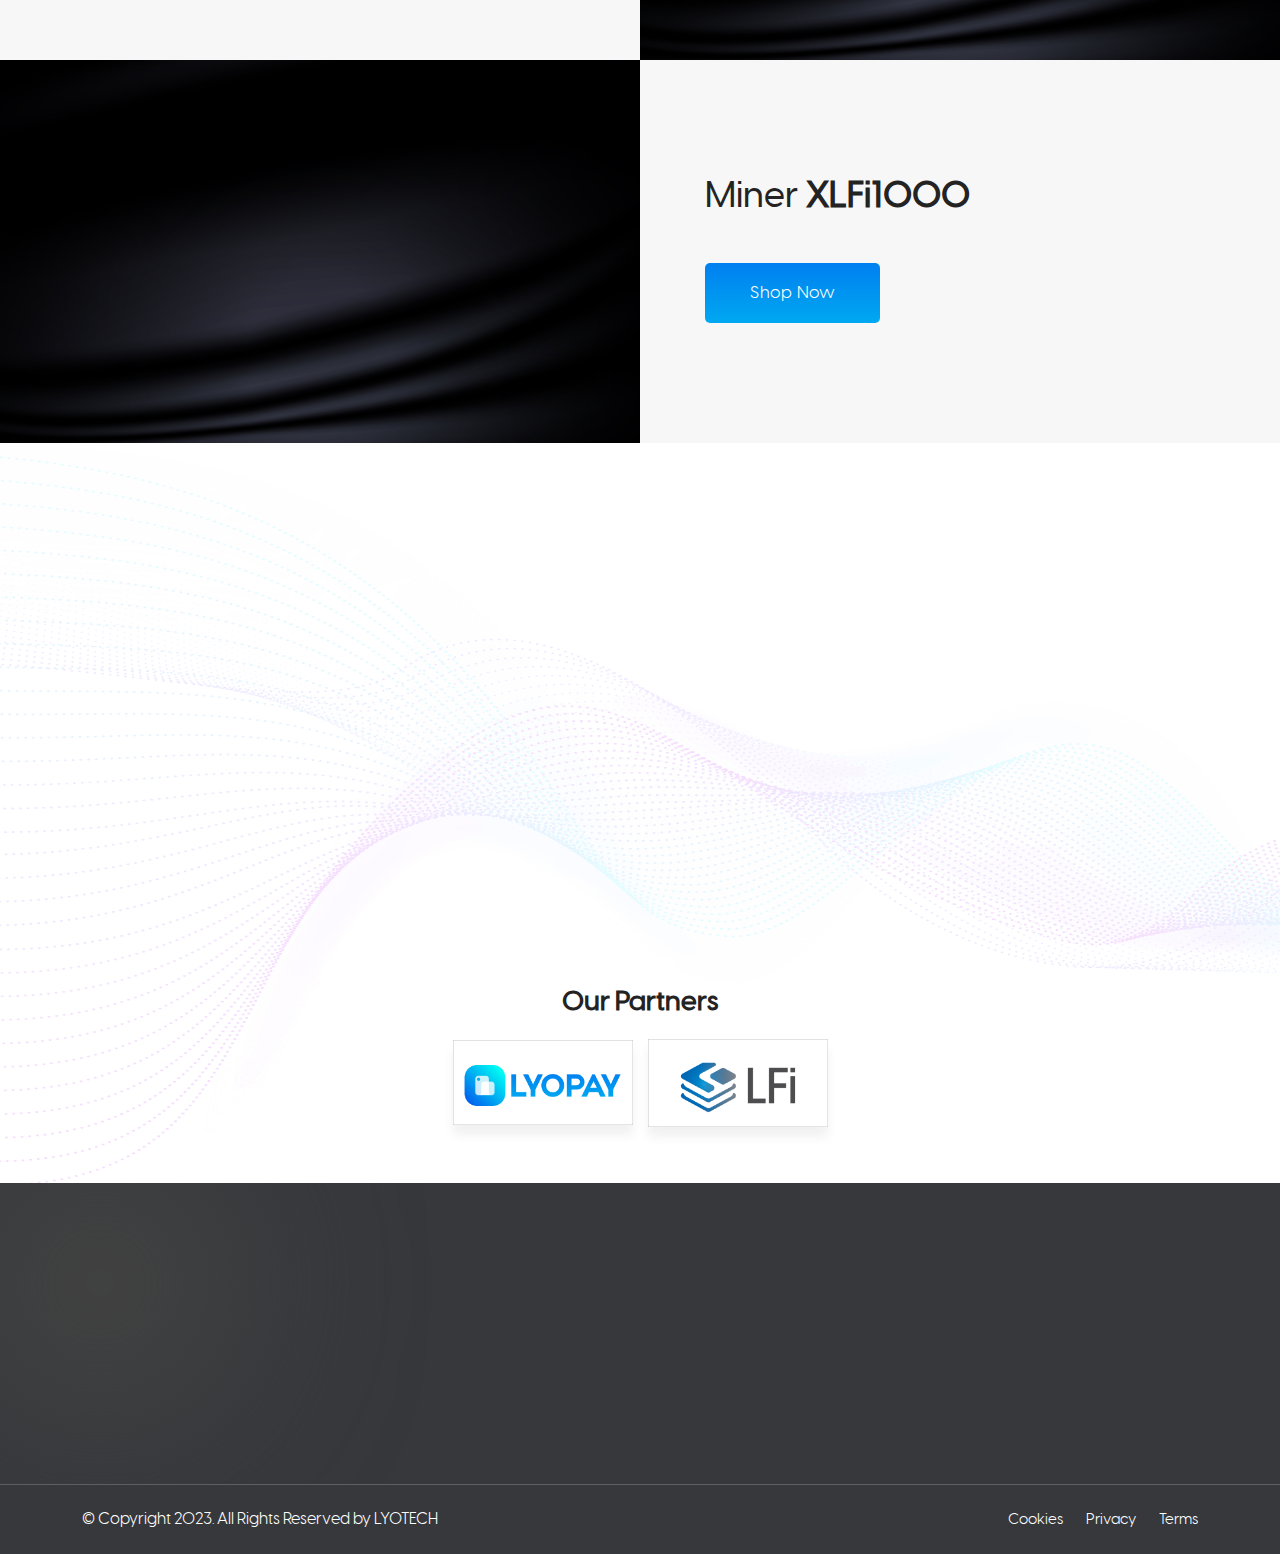
<file: lfi.html>
<!DOCTYPE html>
<html lang="en">

<head>
    <!-- ========== Meta Tags ========== -->
    <meta charset="utf-8">
    <meta http-equiv="X-UA-Compatible" content="IE=edge">
    <meta name="viewport" content="width=device-width, initial-scale=1">
    <meta name="description" content="LYOTECH Labs - It eCommerce">

    <!-- ========== Page Title ========== -->
    <title>LYOTECH Labs</title>

    <!-- ========== Favicon Icon ========== -->
    <link rel="shortcut icon" href="assets/img/favicon.svg" type="image/x-icon">

    <!-- ========== Start Stylesheet ========== -->
    <link href="assets/css/bootstrap.min.css" rel="stylesheet" />
    <link href="assets/css/font-awesome.min.css" rel="stylesheet" />
    <link href="assets/css/themify-icons.css" rel="stylesheet" />
    <link href="assets/css/elegant-icons.css" rel="stylesheet" />
    <link href="assets/css/flaticon-set.css" rel="stylesheet" />
    <link href="assets/css/magnific-popup.css" rel="stylesheet" />
    <link href="assets/css/swiper-bundle.min.css" rel="stylesheet" />
    <link href="assets/css/animate.css" rel="stylesheet" />
    <link href="assets/css/validnavs.css" rel="stylesheet" />
    <link href="assets/css/helper.css" rel="stylesheet" />
    <link href="assets/css/style.css" rel="stylesheet" />
    <link href="style.css" rel="stylesheet">
    <!-- ========== End Stylesheet ========== -->

</head>

<body>

    <!-- Preloader Start -->
    <div class="se-pre-con"></div>
    <!-- Preloader Ends -->

    <!-- Header 
    ============================================= -->
    <header>
       
        <!-- Start Navigation -->
        <nav
            class="navbar mobile-sidenav nav-border attr-border attr-border-full navbar-sticky navbar-default validnavs navbar-fixed white no-background on menu-center no-full">
            <div class="container d-flex justify-content-between align-items-center">
                <!-- Start Header Navigation -->
                <div class="navbar-header">
                    <button type="button" class="navbar-toggle" data-toggle="collapse" data-target="#navbar-menu">
                        <i class="fa fa-bars"></i>
                    </button>
                    <a class="navbar-brand" href="index.html"><img src="assets/img/logo.png" class="logo"
                            alt="Logo"></a>
                </div>
                <!-- End Header Navigation -->

                <!-- Main Nav -->
                <div class="main-nav-content">
                    <!-- Collect the nav links, forms, and other content for toggling -->
                    <div class="collapse navbar-collapse" id="navbar-menu">

                        <img src="assets/img/logo-main.png" alt="Logo">
                        <button type="button" class="navbar-toggle" data-toggle="collapse" data-target="#navbar-menu">
                            <i class="fa fa-times"></i>
                        </button>

                        <ul class="nav navbar-nav navbar-right" data-in="fadeInDown" data-out="fadeOutUp">
                          

                            <li>
                                <a href="index.html#services">Services</a>
                            </li>

                            <li>
                                <a href="index.html#devices">Devices</a>
                            </li>

                            <li>
                                <a href="lfi.html">CO-Products</a>
                            </li>

                        </ul>
                        
                    </div><!-- /.navbar-collapse -->

                    <div class="attr-right">
                        <!-- Start Atribute Navigation -->
                        <div class="attr-nav">
                            <ul>
                                <li class="dropdown">
                                    <a   data-toggle="tooltip" data-placement="top" data-bs-original-title="Coming Soon" class="dropdown-toggle" data-toggle="dropdown">
                                        <i class="far fa-shopping-cart"></i>
                                        <span class="badge">0</span>
                                    </a>

                                  

                                    <!-- <a href="#" class="dropdown-toggle" data-toggle="dropdown">
                                        <i class="far fa-shopping-cart"></i>
                                        <span class="badge">3</span>
                                    </a> -->
                                    <!-- <ul class="dropdown-menu cart-list fadeOutUp" style="display: none; opacity: 1;">
                                        <li>
                                            <div class="thumb">
                                                <a href="shop-cart.html" class="photo">
                                                    <img src="assets/img/product/2.png" alt="Thumb">
                                                </a>
                                                <a href="shop-cart.html" class="remove-product">
                                                    <i class="fas fa-times"></i>
                                                </a>
                                            </div>
                                            <div class="info">
                                                <h6><a href="shop-cart.html">Delica omtantur </a></h6>
                                                <p>2x - <span class="price">$99.99</span></p>
                                            </div>
                                        </li>
                                    </ul> -->
                                </li>

                                <!-- <li class="userAccount" data-bs-toggle="modal" data-bs-target="#LoginRegisterModal"
                                    data-toggle="dropdown"> -->

                                <li class="userAccount">
                                    <a data-toggle="tooltip" data-placement="top" data-bs-original-title="Coming Soon">
                                        <i class="far fa-user"></i>
                                        <div class="UserInfoLogin">
                                            <span class="nameUser">Hello, Sign in</span>
                                            <span>My Account</span>
                                        </div>
                                    </a>
                                </li>

                            </ul>
                        </div>
                        <!-- End Atribute Navigation -->
                    </div>

                    <!-- Overlay screen for menu -->
                    <div class="overlay-screen"></div>
                    <!-- End Overlay screen for menu -->

                </div>
                <!-- Main Nav -->

            </div>
        </nav>
        <!-- End Navigation -->
    </header>
    <!-- End Header -->


    
    <!-- Modal Login Register Start -->
    <div class="modal fade" id="LoginRegisterModal" tabindex="-1" role="dialog" aria-labelledby="exampleModalLabel"
        aria-hidden="true">
        <div role="document" class="modal-dialog modal-dialog-centered modal-md">

            <div class="modal-content">
                <div class="modal-header bg-secondary">
                    <div class="LoginRegister-Tabs">
                        <ul class="nav nav-tabs" id="myTab" role="tablist">
                            <li class="nav-item" role="presentation">
                                <button class="nav-link active" id="Login-tab" data-bs-toggle="tab"
                                    data-bs-target="#LoginTab" type="button" role="tab" aria-controls="LoginTab"
                                    aria-selected="true">Login </button>
                            </li>
                            <li class="nav-item" role="presentation">
                                <button class="nav-link" id="register-tab" data-bs-toggle="tab"
                                    data-bs-target="#registerTab" type="button" role="tab" aria-controls="registerTab"
                                    aria-selected="false" tabindex="-1">Sign Up</button>
                            </li>
                        </ul>
                    </div>
                    <button type="button" class="btn-close" data-bs-dismiss="modal" aria-label="Close"></button>
                </div>


                <div class="modal-body">
                    <div class="tab-content" id="myTabContent">

                        <div class="tab-pane fade active show" id="LoginTab" role="tabpanel" aria-labelledby="home-tab">
                            <form autocomplete="off" class="needs-validation tab-pane fade show active ">

                                <div class="mb-3">
                                    <label for="si-email" class="form-label">Email
                                        address</label><input type="email" id="si-email"
                                        placeholder="johndoe@example.com" required="" formcontrolname="email"
                                        class="form-control ">
                                    <div class="invalid-feedback">Please provide a valid email
                                        address.</div>
                                </div>

                                <div class="mb-3"><label for="si-password" class="form-label">Password </label>
                                    <div class="password-toggle"><input id="si-password" required=""
                                            formcontrolname="password" class="form-control" type="password">
                                        <label aria-label="Show/hide password" class="password-toggle-btn">
                                            <input type="checkbox" class="password-toggle-check">
                                            <span class="password-toggle-indicator mdi-eye-off-outline"></span></label>
                                    </div>
                                </div>

                                <div class="mb-3 d-flex flex-wrap justify-content-between">
                                    <div class="form-check mb-2">
                                        <input type="checkbox" id="si-remember" class="form-check-input"><label
                                            for="si-remember" class="form-check-label">Remember me</label>
                                    </div>
                                    <a href="#" class="fs-sm">Forgot password?</a>
                                </div>

                                <button type="submit" onclick="location.href='account-user.html';"
                                    class="btn btn-theme d-block w-100">Sign
                                    in</button>
                            </form>
                        </div>



                        <div class="tab-pane fade" id="registerTab" role="tabpanel" aria-labelledby="registerTab">
                            <form novalidate="" autocomplete="off" class="needs-validation tab-pane fade show active ">
                                <div class="mb-3"><label for="su-name" class="form-label">Full
                                        name</label><input type="text" id="su-name" placeholder="John Doe" required=""
                                        formcontrolname="name" class="form-control ">
                                    <div class="invalid-feedback">Please fill in your name.</div>
                                </div>
                                <div class="mb-3"><label for="su-email">Email address</label><input type="email"
                                        id="su-email" placeholder="johndoe@example.com" required=""
                                        formcontrolname="email" class="form-control ">
                                    <div class="invalid-feedback">Please provide a valid email address.</div>
                                </div>
                                <div class="mb-3"><label for="su-password" class="form-label">Password</label>
                                    <div class="password-toggle"><input id="su-password" required=""
                                            formcontrolname="password" class="form-control " type="password"><label
                                            aria-label="Show/hide
                    password" class="password-toggle-btn"><input type="checkbox" class="password-toggle-check"><span
                                                class="password-toggle-indicator mdi-eye-off-outline"></span></label>
                                    </div>
                                </div>
                                <div class="mb-3"><label for="su-password-confirm" class="form-label">Confirm
                                        password</label>
                                    <div class="password-toggle"><input id="su-password-confirm" required=""
                                            class="form-control" type="password"><label aria-label="Show/hide
                    password" class="password-toggle-btn"><input type="checkbox" class="password-toggle-check"><span
                                                class="password-toggle-indicator mdi-eye-off-outline"></span></label>
                                    </div>
                                </div><button type="submit" class="btn btn-theme d-block w-100">Sign
                                    up</button>
                            </form><!---->
                        </div>


                    </div>
                </div>






            </div>


        </div>
    </div>

    <!-- Modal Login Register End -->

    <!-- Start Banner Area 
    ============================================= -->
    <div
        class="banner-area banner-style-two navigation-icon-solid navigation-between-bottom navigation-custom overflow-hidden top-pad-150 text-light">
        <!-- Slider main container -->
        <div class="banner-slide">
            <!-- Additional required wrapper -->
            <div class="swiper-wrapper">

                <!-- Single Item -->
                <div class="swiper-slide bg-cover shadow dark" style="background: url(assets/img/lfi-banner-bg.png);">
                    <div class="container">
                        <div class="row align-center">
                            <div class="col-md-12">
                                <div class="content pb-0">
                                    <h2>Build Your <strong>Independence.</strong></h2>
                                    <p>
                                        Create your layered ecosystem, where getting your economic independence isn't a dream. It's a system.
                                    </p>
                                    <div class="button">
                                        <a class="btn btn-gradient btn-md radius animation" href="#">Learn More</a>
                                    </div>
                                </div>
                            </div>

                            <img class="lfi-banner-pro" src="assets/img/lfi-banner.png">
                        </div>
                    </div>
                </div>
                <!-- End Single Item -->
            </div>
        </div>
    </div>
    <!-- End Banner -->


    <!-- Start Services 
    ============================================= -->
    <div class="services-area default-padding-top bottom-less">
        <div class="shape-left-top" style="background-image: url(assets/img/shape/1.png);"></div>
        <div class="container">
            <div class="row">
                <div class="col-lg-8 offset-lg-2">
                    <div class="site-heading text-center">
                        <h4 class="sub-title">WHY CHOOSE US</h4>
                        <h2 class="title">Our goal is giving best <br>
                            our customers in technologys</h2>
                    </div>
                </div>
            </div>
        </div>

        <div class="service-wrap default-padding bottom-less">
            <!-- style="background: url(assets/img/banner/service-bg.png);" -->
            <div class="container">
                <div class="services-style-one-box animate__  animate__zoomIn wow animated"
                    style="visibility: visible; animation-name: zoomIn;">
                    <div class="row">
                      
                        <!-- Sngle Item -->
                        <div class="services-style-four col-xl-3 col-md-6">
                            <div class="item style-four-item active">
                                <div class="bg-shape" style="background-image: url(assets/img/shape/28.png);"></div>
                                <div class="thumb" style="background-image: url(assets/img/about/9.jpg);"></div>
                                <i class="flaticon-data-security"></i>
                                <h4>Fully Managed Servers</h4>
                                <p>
                                    Don’t worry about your servers,
                                    our technical team will take
                                    care of them.
                                </p>

                            </div>
                        </div>
                        <!-- End Sngle Item -->
                        <!-- Sngle Item -->
                        <div class="services-style-four col-xl-3 col-md-6">
                            <div class="item style-four-item">
                                <div class="bg-shape" style="background-image: url(assets/img/shape/28.png);"></div>
                                <div class="thumb" style="background-image: url(assets/img/services/3.jpg);"></div>
                                <i class="flaticon-augmented-reality"></i>
                                <h4>Hardware and Components</h4>
                                <p>
                                    All our devices have been tested
                                    and approved by our experts.
                                </p>

                            </div>
                        </div>
                        <!-- End Sngle Item -->
                        <!-- Sngle Item -->
                        <div class="services-style-four col-xl-3 col-md-6">
                            <div class="item style-four-item">
                                <div class="bg-shape" style="background-image: url(assets/img/shape/28.png);"></div>
                                <div class="thumb" style="background-image: url(assets/img/about/4.jpg);"></div>
                                <i class="flaticon-stock-market"></i>
                                <h4>Technical Security</h4>
                                <p>
                                    Our datacentres are ISO 27001-
                                    certified, PCI DDS3, GPDR Data
                                    Protection.
                                </p>
                            </div>
                        </div>
                        <!-- End Sngle Item -->

                          <!-- Sngle Item -->
                          <div class="services-style-four col-xl-3 col-md-6">
                            <div class="item style-four-item">
                                <div class="bg-shape" style="background-image: url(assets/img/shape/28.png);"></div>
                                <div class="thumb" style="background-image: url(assets/img/services/4.jpg);"></div>
                                <i class="flaticon-data-processing"></i>
                                <h4>Technical Support 24/7</h4>
                                <p>
                                    Our technical teams are
                                    available 24 hours a
                                    day, 7 days a week
                                </p>
                            </div>
                        </div>
                        <!-- End Sngle Item -->
                    </div>
                </div>
            </div>
        </div>

    </div>
    <!-- End Services -->

    <!-- Start About
    ============================================= -->
    <div id="process" class="process-area bg-dark text-light default-padding black-bg">
        <div class="container">
            <div class="row align-center">
                <div class="col-xl-6 col-lg-5">
                    <div class="process-style-one">
                        <div class="thumb animate__  animate__zoomIn wow animated" style="visibility: visible; animation-name: zoomIn;">
                            <img src="assets/img/lyo-mobile.png" alt="Thumb">
                        </div>
                    </div>
                </div>
                <div class="col-xl-5 offset-xl-1 col-lg-6 offset-lg-1">
                    <div class="processs-style-one">
                        <h4 class="sub-heading">Order Now</h4>
                        <h2 class="heading">LFi Smartphone</h2>
                        <ul class="process-list">
                            <li>
                                <img src="assets/img/shape/arrow.png" alt="Arrrow">
                                <h4>Specifications</h4>
                            </li>
                        </ul>

                        <ul class="spec-lfi-phone">
                            <li>
                                ARM Cortex 3GHz
                            </li>
                            <li>
                                12GB Ram
                            </li>
                            <li>
                                6.78 FHD
                            </li>
                            <li>
                                48MPX Main Camera with Macro and Zoom
                            </li>
                            <li>
                                8000 MAh Battery Power
                            </li>
                            <li>
                                Mobile Minting App Native
                            </li>
                        </ul>

                        <a class="btn mt-35 btn-md btn-theme"  data-toggle="tooltip" data-placement="top" data-bs-original-title="Coming Soon" >Pre-Order Now</a>
                        <!-- href="shop-single-lfi-phone.html" -->

                        <div class="single-kit mt-30"> 
                            <div class="call">
                                <div class="icon">
                                    <i class="fas fa-comments-alt-dollar"></i>
                                </div>
                                <div class="info">
                                    <p>Have any Questions?</p>
                                    <h5><a href="mailto:info@lyotechlabs.com">info@lyotechlabs.com</a></h5>
                                </div>
                            </div>
                            <a href="https://www.youtube.com/watch?v=z_tonKSzbCY"
                                class="popup-youtube video-play-button with-text">
                                <div class="effect"></div>
                                <span><i class="fas fa-play"></i> WATCH PROCESS</span>
                            </a>
                        </div>
                    </div>
                </div>

            </div>
        </div>
    </div>

    <!-- End About -->

    <!-- Start Products 
    ============================================= -->

    <div id="devices" class="about-style-seven-area" style="background: #f7f7f7;">
        <div class="container-wrap">
            <div class="row desk-flex-product">
                <div class="about-style-seven col-lg-6 p-0">
                    <div class="thumb">
                        <img  src="assets/img/lfi-pro-bg.png" alt="Thumb">
                        <img class="main-product animate__  animate__zoomIn wow animated" style="visibility: visible; animation-name: zoomIn;" src="assets/img/500.png">
                    </div>
                </div>
                <div class="about-style-seven col-lg-6">
                    <div class="product-mail-info">
                        <h2 class="heading mb-30"><span> Miner</span> XLFi500</h2>
                        <!-- <p class="mb-0">
                            Versatile design with keyboard and touchscreen to fit
                            every occasion. To take with you everywhere.
                        </p>

                        <h5>
                            Versatile Use
                        </h5>
                        <ul>
                            <li>
                                Use for Work
                            </li>
                            <li>
                                Online Classes
                            </li>

                            <li>Watching Movies</li>

                            <li>
                                Android 11
                            </li>

                            <li>
                                Dual SIM
                            </li>

                            <li>
                                Stereo Sound
                            </li>
                        </ul>

                        <hr>

                        <h5>
                            Compact and Slim
                        </h5>

                        <ul>
                            <li>
                                10.1" Full-HD Display
                            </li>

                            <li>
                                Light Weight
                            </li>

                            <li>
                                8.9mm Thick
                            </li>

                            <li>
                                13MP Rear Camera
                            </li>

                            <li>
                                5MP Front Camera
                            </li>

                            <li>
                                Face Unlock
                            </li>
                        </ul> -->

                        <a class="btn mt-35 btn-md btn-theme" data-toggle="tooltip" data-placement="top" data-bs-original-title="Coming Soon">Shop Now</a>
                    </div>
                </div>
            </div>

            <div class="row desk-flex-product res-revese">

                <div class="about-style-seven col-lg-6">
                    <div class="product-mail-info">
                        <h2 class="heading mb-30"><span> Miner</span> XLFi800</h2>
                        <!-- <p class="mb-0">
                            Smartphone with the latest generation camera to take amazing
                            photos, a dual sim, and fast charge.
                        </p>

                        <h5>
                            Capture the Moment
                        </h5>

                        <ul>
                            <li>
                                48MP Sony AF Main Camera
                            </li>

                            <li>
                                2MP Micro Lens
                            </li>

                            <li>
                                0.3MP Bokeh Lens
                            </li>

                            <li>
                                21MP Front Camera
                            </li>

                            <li>
                                Side-mounted Fingerprint
                            </li>

                            <li>
                                Fast Charger
                            </li>

                            <li>
                                Dual SIM
                            </li>

                            <li>
                                Next-gen High Speed
                            </li>

                            <li>
                                Mobile Network
                            </li>
                        </ul> -->

                        <a class="btn mt-35 btn-md btn-theme" data-toggle="tooltip" data-placement="top" data-bs-original-title="Coming Soon">Shop Now</a>
                    </div>
                </div>

                <div class="about-style-seven col-lg-6 p-0">
                    <div class="thumb">
                        <img src="assets/img/lfi-pro-bg.png" alt="Thumb">
                        <img class="main-product animate__  animate__zoomIn wow animated" style="visibility: visible; animation-name: zoomIn;" src="assets/img/800.png">
                    </div>
                </div>
            </div>

            <div class="row desk-flex-product">
                <div class="about-style-seven col-lg-6 p-0">
                    <div class="thumb">
                        <img src="assets/img/lfi-pro-bg.png" alt="Thumb">
                        <img class="main-product animate__  animate__zoomIn wow animated" style="visibility: visible; animation-name: zoomIn;" src="assets/img/1000.png">
                    </div>
                </div>
                <div class="about-style-seven col-lg-6">
                    <div class="product-mail-info last-product">

                        <h2 class="heading mb-10"><span> Miner</span> XLFi1000</h2>
                        <!-- <p class="mb-0">
                            Smartwatch to stay connected always. Two screen options are available
                            to match your personal style.
                        </p>

                        <div class="row">
                            <div class="col-md-6">
                                <h5>
                                    Super-long Battery Life
                                </h5>
                                <ul>
                                    <li>
                                        Up to 3 days in Smart Mode.
                                    </li>
                                    <li>
                                        Up to 45 days in Essential Mode.
                                    </li>
                                </ul>
                            </div>

                            <div class="col-md-6">
                                <h5>
                                    Health Data Tracker
                                </h5>

                                <ul>
                                    <li>
                                        Track your physical and mental health with in-built LYO apps.
                                    </li>
                                </ul>


                            </div>

                        </div>

                        <hr>

                        <h5>
                            Integrated with Crypto Apps
                        </h5>

                        <ul>
                            <li>
                                Check real-time prices of LYO BTC, ETH, Altcoins on your watch.
                            </li>
                        </ul> -->


                        <a class="btn mt-35 btn-md btn-theme" data-toggle="tooltip" data-placement="top" data-bs-original-title="Coming Soon">Shop Now</a>
                    </div>
                </div>
            </div>
        </div>
    </div>

    <!-- End Products -->


    <!-- Certifications and Partners Start
    ============================================= -->

    <div class="certified-wrap default-padding-top" style="background-image: url(assets/img/shape/34.png);">

        <div class="container">
            <div class="row">

                <div class="col-md-6 animate__  animate__zoomIn wow animated"
                    style="visibility: visible; animation-name: zoomIn;">
                    <h3>
                        We Are
                    </h3>
                    <div class="certified-img">
                        <img src="assets/img/logo/we-are01.png" alt="Thumb" />
                        <img src="assets/img/logo/product01.png" alt="Thumb" />
                        <img src="assets/img/logo/we-are03.png" alt="Thumb">
                        <img src="assets/img/logo/we-are04.png" alt="Thumb">
                        <img src="assets/img/logo/product05.png" alt="Thumb" />
                    </div>
                </div>

                <div class="col-md-6 animate__  animate__zoomIn wow animated"
                    style="visibility: visible; animation-name: zoomIn;">
                    <h3>
                        Product Certifications
                    </h3>
                    <div class="certified-img">
                        <img src="assets/img/logo/we-are02.png" alt="Thumb">
                        
                        <img src="assets/img/logo/product02.png" alt="Thumb" />
                        <img src="assets/img/logo/product03.png" alt="Thumb" />
                        <img src="assets/img/logo/product04.png" alt="Thumb" />
                       
                    </div>
                </div>
            </div>
        </div>

        <div class="row our-partner-wrap">
            <div class="col-md-12">
                <h3>
                    Our Partners
                </h3>
                <div class="certified-img">
                    <a href="https://lyopay.com/" target="_blank">
                    <img src="assets/img/logo/partner01.png" alt="Thumb" />
                </a>

                <a href="https://lfi.io/" target="_blank">
                    <img src="assets/img/logo/partner02.png" alt="Thumb">
                </a>
                </div>
            </div>
        </div>
    </div>


    <!-- Certifications and Partners End
    ============================================= -->


    <!-- Start Footer 
    ============================================= -->
    <footer class="bg-dark text-light">
        <div class="container wow fadeInUp" data-in="fadeInDown" data-out="fadeOutUp">
            <div class="f-items default-padding">
                <div class="row">
                    <div class="col-lg-12 col-md-12 item">
                        <div class="f-item about">
                            <img class="logo" src="assets/img/footer-logo.png" alt="Logo">
                            <div class="address text-center">
                                <ul>
                                    <li>
                                        LYOTECH LABS ELECTRONICS TRADING L.L.C <br>
                                        Building name: WHP2-BLOCK-T COMMERCIAL <br>
                                       Area: Saih Shuaib 3, Dubai, UAE
                                    </li>
                                    <li>
                                        <div class="icon">
                                            <i class="fas fa-envelope-open-text"></i>
                                        </div>
                                        <div class="content">
                                            <strong>Email:</strong>
                                          <a href="mailto:info@lyotechlabs.com" target="_blank">info@lyotechlabs.com</a>
                                        </div>
                                    </li>
                              
                                </ul>
                            </div>


                        </div>
                    </div>
                 
               
                </div>
            </div>
        </div>
        <!-- Start Footer Bottom -->
        <div class="footer-bottom">
            <div class="container">
                <div class="footer-bottom-box">
                    <div class="row">
                        <div class="col-lg-6">
                            <p>&copy; Copyright 2023. All Rights Reserved by <a href="#">LYOTECH</a></p>
                        </div>
                        <div class="col-lg-6 text-right">
                            <ul>
                                <li>
                                    <a href="cookies.html">Cookies</a>
                                </li>
                                <li>
                                    <a href="privacy.html">Privacy</a>
                                </li>
                                <li>
                                    <a href="terms.html">Terms</a>
                                </li>
                            </ul>
                        </div>
                    </div>
                </div>
            </div>
        </div>
        <!-- End Footer Bottom -->
    </footer>
    <!-- End Footer -->

    <!-- jQuery Frameworks
    ============================================= -->
    <script src="assets/js/jquery-3.6.0.min.js"></script>
    <script src="assets/js/bootstrap.bundle.min.js"></script>
    <script src="assets/js/jquery.appear.js"></script>
    <script src="assets/js/jquery.easing.min.js"></script>
    <script src="assets/js/jquery.magnific-popup.min.js"></script>
    <script src="assets/js/modernizr.custom.13711.js"></script>
    <script src="assets/js/swiper-bundle.min.js"></script>
    <script src="assets/js/wow.min.js"></script>
    <script src="assets/js/progress-bar.min.js"></script>
    <script src="assets/js/circle-progress.js"></script>
    <script src="assets/js/isotope.pkgd.min.js"></script>
    <script src="assets/js/imagesloaded.pkgd.min.js"></script>
    <script src="assets/js/jquery.nice-select.min.js"></script>
    <script src="assets/js/count-to.js"></script>
    <script src="assets/js/jquery.scrolla.min.js"></script>
    <script src="assets/js/YTPlayer.min.js"></script>
    <script src="assets/js/TweenMax.min.js"></script>
    <script src="assets/js/validnavs.js"></script>
    <script src="assets/js/main.js"></script>

</body>


</html>
</file>
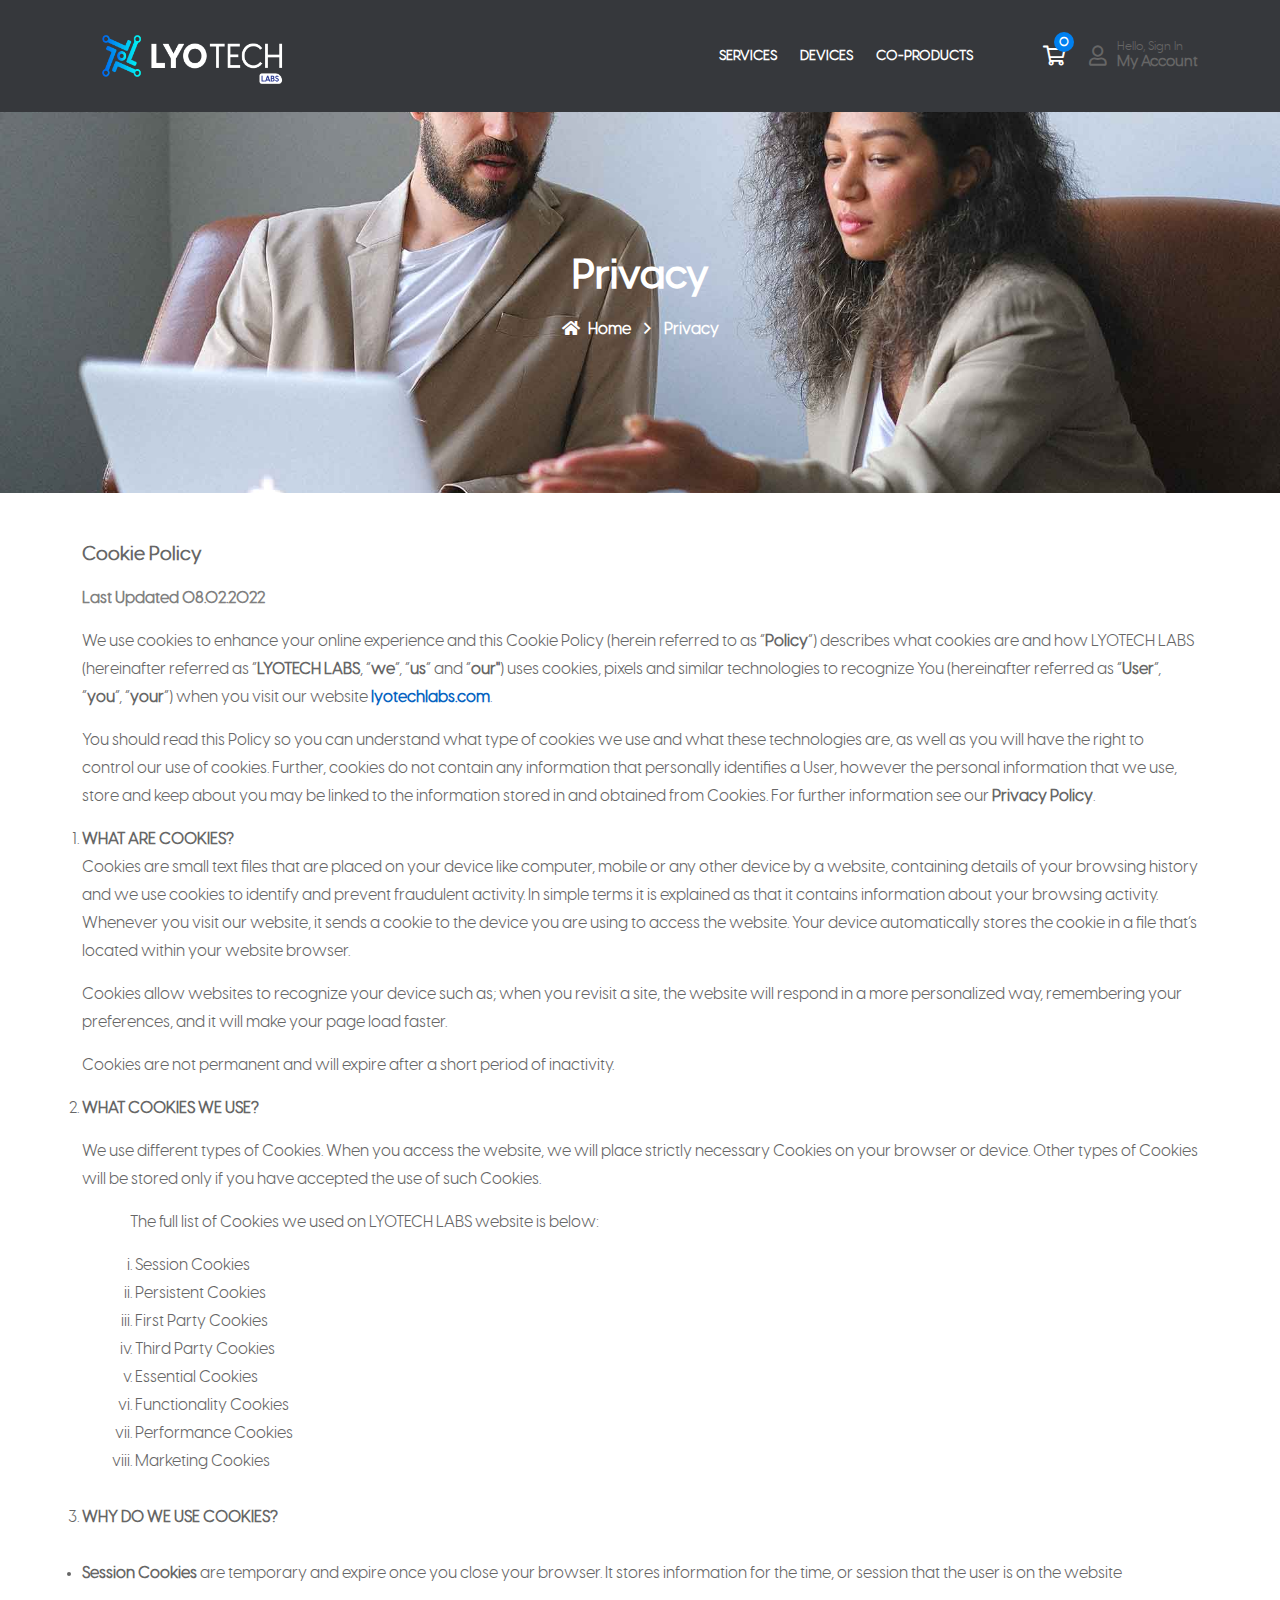
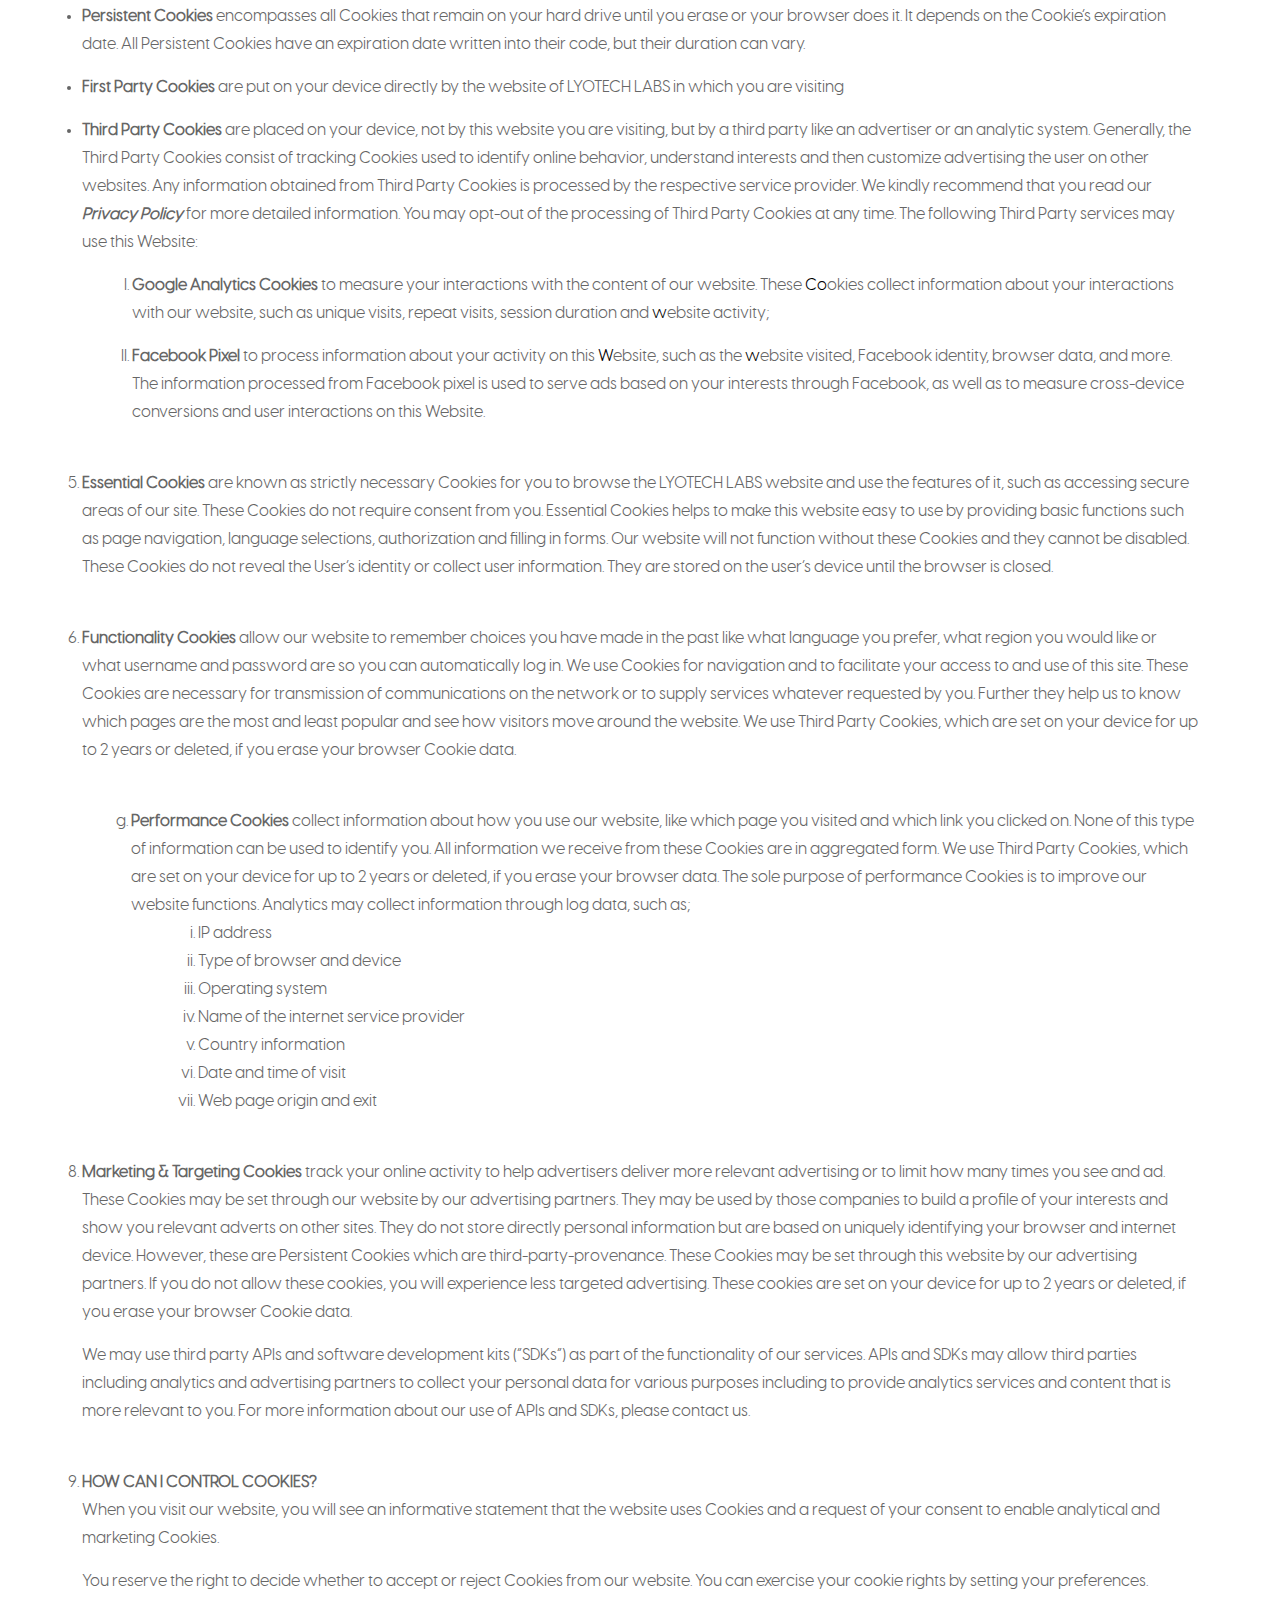
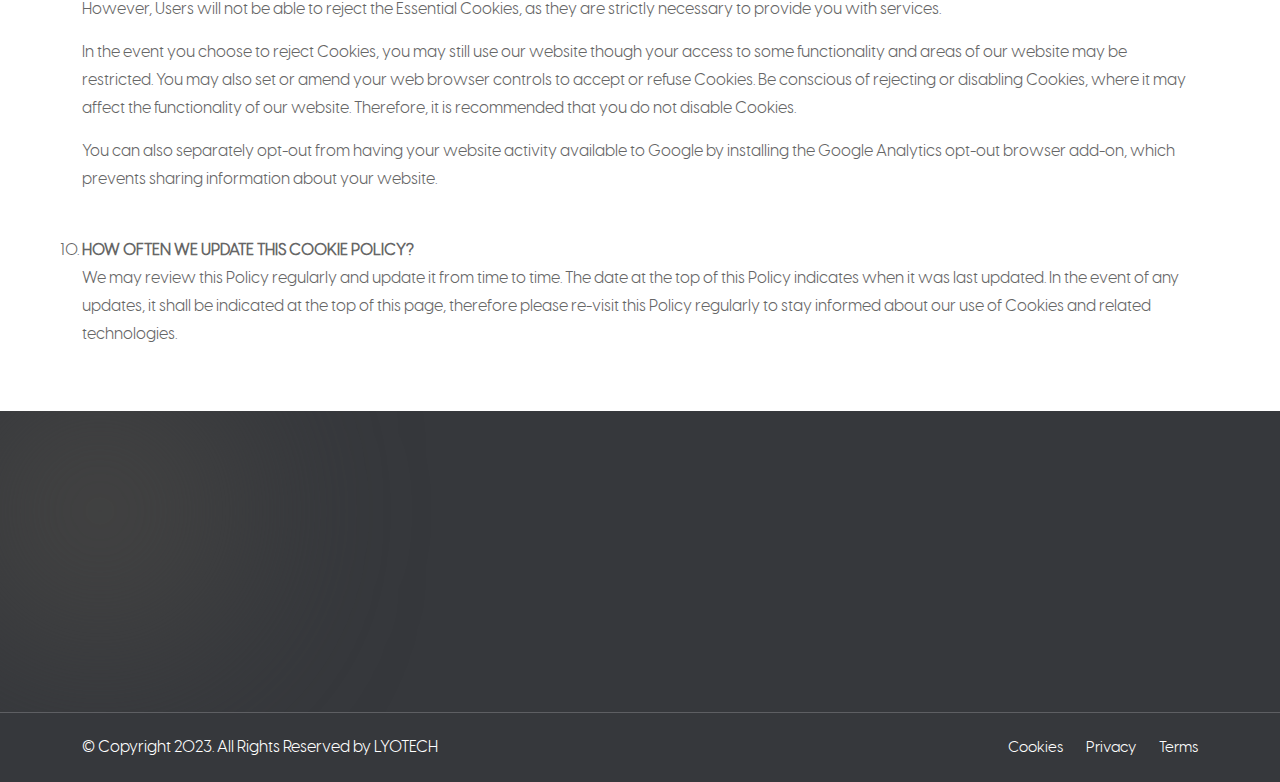
<file: privacy.html>
<!DOCTYPE html>
<html lang="en">


<head>
    <!-- ========== Meta Tags ========== -->
    <meta charset="utf-8">
    <meta http-equiv="X-UA-Compatible" content="IE=edge">
    <meta name="viewport" content="width=device-width, initial-scale=1">
    <meta name="description" content="LYOTECH Labs - It eCommerce">

    <!-- ========== Page Title ========== -->
    <title>LYOTECH Labs</title>

    <!-- ========== Favicon Icon ========== -->
    <link rel="shortcut icon" href="assets/img/favicon.svg" type="image/x-icon">

    <!-- ========== Start Stylesheet ========== -->
    <link href="assets/css/bootstrap.min.css" rel="stylesheet" />
    <link href="assets/css/font-awesome.min.css" rel="stylesheet" />
    <link href="assets/css/themify-icons.css" rel="stylesheet" />
    <link href="assets/css/elegant-icons.css" rel="stylesheet" />
    <link href="assets/css/flaticon-set.css" rel="stylesheet" />
    <link href="assets/css/magnific-popup.css" rel="stylesheet" />
    <link href="assets/css/swiper-bundle.min.css" rel="stylesheet" />
    <link href="assets/css/animate.css" rel="stylesheet" />
    <link href="assets/css/validnavs.css" rel="stylesheet" />
    <link href="assets/css/helper.css" rel="stylesheet" />
    <link href="assets/css/shop.css" rel="stylesheet" />
    <link href="assets/css/style.css" rel="stylesheet" />
    <link href="style.css" rel="stylesheet">
    <!-- ========== End Stylesheet ========== -->


</head>

<body>

    <!-- Preloader Start -->
    <div class="se-pre-con"></div>
    <!-- Preloader Ends -->


    <!-- Header 
    ============================================= -->
    <header>
        <!-- Start Navigation -->
        <nav class="navbar mobile-sidenav navbar-common navbar-sticky navbar-default validnavs innerNav">

            <!-- Start Top Search -->
            <div class="top-search">
                <div class="container-xl">
                    <div class="input-group">
                        <span class="input-group-addon"><i class="fa fa-search"></i></span>
                        <input type="text" class="form-control" placeholder="Search">
                        <span class="input-group-addon close-search"><i class="fa fa-times"></i></span>
                    </div>
                </div>
            </div>
            <!-- End Top Search -->

            <div class="container d-flex justify-content-between align-items-center">


                <!-- Start Header Navigation -->
                <div class="navbar-header">
                    <button type="button" class="navbar-toggle" data-toggle="collapse" data-target="#navbar-menu">
                        <i class="fa fa-bars"></i>
                    </button>
                    <a class="navbar-brand" href="index.html"><img src="assets/img/logo.png" class="logo"
                            alt="Logo"></a>
                </div>
                <!-- End Header Navigation -->

                <!-- Main Nav -->
                <!-- Main Nav -->
                <div class="main-nav-content">
                    <!-- Collect the nav links, forms, and other content for toggling -->
                    <div class="collapse navbar-collapse" id="navbar-menu">

                        <img src="assets/img/logo-main.png" alt="Logo">
                        <button type="button" class="navbar-toggle" data-toggle="collapse" data-target="#navbar-menu">
                            <i class="fa fa-times"></i>
                        </button>

                        <ul class="nav navbar-nav navbar-right" data-in="fadeInDown" data-out="fadeOutUp">
                          

                            <li>
                                <a href="index.html#services">Services</a>
                            </li>

                            <li>
                                <a href="index.html#devices">Devices</a>
                            </li>

                            <li>
                                <a href="lfi.html">CO-Products</a>
                            </li>

                        </ul>
                    </div><!-- /.navbar-collapse -->

                    <div class="attr-right">
                        <!-- Start Atribute Navigation -->
                        <div class="attr-nav">
                            <ul>
                                <li class="dropdown">
                                    <a   data-toggle="tooltip" data-placement="top" data-bs-original-title="Coming Soon" class="dropdown-toggle" data-toggle="dropdown">
                                        <i class="far fa-shopping-cart"></i>
                                        <span class="badge">0</span>
                                    </a>

                                  

                                    <!-- <a href="#" class="dropdown-toggle" data-toggle="dropdown">
                                        <i class="far fa-shopping-cart"></i>
                                        <span class="badge">3</span>
                                    </a> -->
                                    <!-- <ul class="dropdown-menu cart-list fadeOutUp" style="display: none; opacity: 1;">
                                        <li>
                                            <div class="thumb">
                                                <a href="shop-cart.html" class="photo">
                                                    <img src="assets/img/product/2.png" alt="Thumb">
                                                </a>
                                                <a href="shop-cart.html" class="remove-product">
                                                    <i class="fas fa-times"></i>
                                                </a>
                                            </div>
                                            <div class="info">
                                                <h6><a href="shop-cart.html">Delica omtantur </a></h6>
                                                <p>2x - <span class="price">$99.99</span></p>
                                            </div>
                                        </li>
                                    </ul> -->
                                </li>

                                <!-- <li class="userAccount" data-bs-toggle="modal" data-bs-target="#LoginRegisterModal"
                                    data-toggle="dropdown"> -->

                                <li class="userAccount">
                                    <a data-toggle="tooltip" data-placement="top" data-bs-original-title="Coming Soon">
                                        <i class="far fa-user"></i>
                                        <div class="UserInfoLogin">
                                            <span class="nameUser">Hello, Sign in</span>
                                            <span>My Account</span>
                                        </div>
                                    </a>
                                </li>

                            </ul>
                        </div>
                        <!-- End Atribute Navigation -->
                    </div>

                    <!-- Overlay screen for menu -->
                    <div class="overlay-screen"></div>
                    <!-- End Overlay screen for menu -->

                </div>
                <!-- Main Nav -->
                <!-- Main Nav -->

            </div>
        </nav>
        <!-- End Navigation -->
    </header>
    <!-- End Header -->


     <!-- Modal Login Register Start -->
     <div class="modal fade" id="LoginRegisterModal" tabindex="-1" role="dialog" aria-labelledby="exampleModalLabel"
     aria-hidden="true">
     <div role="document" class="modal-dialog modal-dialog-centered modal-md">

         <div class="modal-content">
             <div class="modal-header bg-secondary">
                 <div class="LoginRegister-Tabs">
                     <ul class="nav nav-tabs" id="myTab" role="tablist">
                         <li class="nav-item" role="presentation">
                             <button class="nav-link active" id="Login-tab" data-bs-toggle="tab"
                                 data-bs-target="#LoginTab" type="button" role="tab" aria-controls="LoginTab"
                                 aria-selected="true">Login </button>
                         </li>
                         <li class="nav-item" role="presentation">
                             <button class="nav-link" id="register-tab" data-bs-toggle="tab"
                                 data-bs-target="#registerTab" type="button" role="tab" aria-controls="registerTab"
                                 aria-selected="false" tabindex="-1">Sign Up</button>
                         </li>
                     </ul>
                 </div>
                 <button type="button" class="btn-close" data-bs-dismiss="modal" aria-label="Close"></button>
             </div>


             <div class="modal-body">
                 <div class="tab-content" id="myTabContent">

                     <div class="tab-pane fade active show" id="LoginTab" role="tabpanel" aria-labelledby="home-tab">
                         <form autocomplete="off" class="needs-validation tab-pane fade show active ">

                             <div class="mb-3">
                                 <label for="si-email" class="form-label">Email
                                     address</label><input type="email" id="si-email"
                                     placeholder="johndoe@example.com" required="" formcontrolname="email"
                                     class="form-control ">
                                 <div class="invalid-feedback">Please provide a valid email
                                     address.</div>
                             </div>

                             <div class="mb-3"><label for="si-password" class="form-label">Password </label>
                                 <div class="password-toggle"><input id="si-password" required=""
                                         formcontrolname="password" class="form-control" type="password">
                                     <label aria-label="Show/hide password" class="password-toggle-btn">
                                         <input type="checkbox" class="password-toggle-check">
                                         <span class="password-toggle-indicator mdi-eye-off-outline"></span></label>
                                 </div>
                             </div>

                             <div class="mb-3 d-flex flex-wrap justify-content-between">
                                 <div class="form-check mb-2">
                                     <input type="checkbox" id="si-remember" class="form-check-input"><label
                                         for="si-remember" class="form-check-label">Remember me</label>
                                 </div>
                                 <a href="#" class="fs-sm">Forgot password?</a>
                             </div>

                             <button type="submit" onclick="location.href='account-user.html';"
                                 class="btn btn-theme d-block w-100">Sign
                                 in</button>
                         </form>
                     </div>



                     <div class="tab-pane fade" id="registerTab" role="tabpanel" aria-labelledby="registerTab">
                         <form novalidate="" autocomplete="off" class="needs-validation tab-pane fade show active ">
                             <div class="mb-3"><label for="su-name" class="form-label">Full
                                     name</label><input type="text" id="su-name" placeholder="John Doe" required=""
                                     formcontrolname="name" class="form-control ">
                                 <div class="invalid-feedback">Please fill in your name.</div>
                             </div>
                             <div class="mb-3"><label for="su-email">Email address</label><input type="email"
                                     id="su-email" placeholder="johndoe@example.com" required=""
                                     formcontrolname="email" class="form-control ">
                                 <div class="invalid-feedback">Please provide a valid email address.</div>
                             </div>
                             <div class="mb-3"><label for="su-password" class="form-label">Password</label>
                                 <div class="password-toggle"><input id="su-password" required=""
                                         formcontrolname="password" class="form-control " type="password"><label
                                         aria-label="Show/hide
                 password" class="password-toggle-btn"><input type="checkbox" class="password-toggle-check"><span
                                             class="password-toggle-indicator mdi-eye-off-outline"></span></label>
                                 </div>
                             </div>
                             <div class="mb-3"><label for="su-password-confirm" class="form-label">Confirm
                                     password</label>
                                 <div class="password-toggle"><input id="su-password-confirm" required=""
                                         class="form-control" type="password"><label aria-label="Show/hide
                 password" class="password-toggle-btn"><input type="checkbox" class="password-toggle-check"><span
                                             class="password-toggle-indicator mdi-eye-off-outline"></span></label>
                                 </div>
                             </div><button type="submit" class="btn btn-theme d-block w-100">Sign
                                 up</button>
                         </form><!---->
                     </div>


                 </div>
             </div>






         </div>


     </div>
 </div>

 <!-- Modal Login Register End -->

    <!-- Start Breadcrumb 
    ============================================= -->
    <div class="breadcrumb-area text-center shadow dark text-light bg-cover"
        style="background-image: url(assets/img/banner/26.jpg);">
        <div class="container">
            <div class="row">
                <div class="col-lg-8 offset-lg-2">
                    <h1>Privacy</h1>
                    <nav aria-label="breadcrumb">
                        <ol class="breadcrumb">
                            <li><a href="#"><i class="fas fa-home"></i> Home</a></li>
                            <li class="active">Privacy</li>
                        </ol>
                    </nav>
                </div>
            </div>
        </div>
    </div>
    <!-- End Breadcrumb -->

    <!-- Start Cookies 
    ============================================= -->
    <div class="container pt-5 pb-5">
        <div class="row">
            <div class="col-md-12 col-md-12 ml-auto mr-auto">
                <p><strong><span style="font-size:19px">Cookie Policy</span></strong></p>
                <p><strong><span style="color:gray">Last Updated 08.02.2022</span></strong></p>
                <p><span>We use cookies to enhance your online experience and this Cookie
                        Policy (herein referred to as </span>“<strong>Policy</strong>”)
                    <span>describes what </span>c<span>ookies are and how LYOTECH LABS (hereinafter
                        referred as
                        “<strong>LYOTECH LABS</strong>,
                        “<strong>we</strong>”,
                        “<strong>us</strong>” and
                        “<strong>our''</strong>) uses cookies, pixels and
                        similar technologies to recognize You (hereinafter referred as
                        “<strong>User</strong>”,
                        “<strong>you</strong>”,
                        “<strong>your</strong>”) when you visit our
                        website </span><a href="https://www.lyotechlabs.com/"><span style="color:#0563c1">lyotechlabs.com</span></a><span style="color:#4472c4">. </span></p>
                <p><span style="color:#4472c4"> </span></p>
                <p><span>You should read this </span>Policy<span> so you can understand what type of
                        cookies we use and what
                        these technologies are, as well as you will have the right to
                        control our use of cookies.</span><span> </span><span style="font-size:16px">Further</span><span>, </span>c<span>ookies do not contain
                        any information that personally identifies
                        a User, however the personal information that we use, store and
                        keep about you may be linked to the information stored in and
                        obtained from Cookies. For further information see our
                        <strong>Privacy Policy</strong>. </span></p>
                <p><span> </span></p>
                <p><span> </span></p>
                <ol start="1" type="1" style="margin-bottom:0;margin-top:0">
                    <li style="
    list-style: auto;
"><strong>WHAT ARE COOKIES?</strong></li>
                </ol>
                <p style="margin-top:0;margin-right:0;margin-bottom:0"><span> </span></p>
                <p><span>Cookies are small text files that are placed on your device like
                        computer, mobile or any other device by a website, containing
                        details of your browsing history and we use cookies to identify
                        and prevent fraudulent activity. In simple terms it is
                        explained as that it contains information about your browsing
                        activity. Whenever you visit our </span>website<span>, it sends a cookie to the
                        device you are using to access
                        the </span>w<span>ebsite. Your device automatically stores the cookie in a file
                        that’s located within your website browser. </span></p>
                <p style="margin-top:0;margin-right:0;margin-bottom:0"><span> </span></p>
                <p><span>Cookies allow </span>w<span>ebsites to recognize your device such as; when you
                        revisit a
                        site, the </span>w<span>ebsite will respond in a more personalized way,
                        remembering your
                        preferences, and it will make your page load faster. </span></p>
                <p><span> </span></p>
                <p><span>Cookies are not permanent and will expire after a short period of
                        inactivity. </span></p>
                <p style="margin-top:0;margin-right:0;margin-bottom:0"><span> </span></p>
                <p style="margin-top:0;margin-right:0;margin-bottom:0"><span> </span></p>
                <ol start="2" type="1" style="margin-bottom:0;margin-top:0">
                    <li style="
    list-style: auto;
"><strong>WHAT COOKIES WE USE?</strong></li>
                </ol>
                <p><strong><span> </span></strong></p>
                <p><span>We use different types of </span>C<span>ookies. When you access the
                    </span>w<span>ebsite, we will place strictly necessary </span>C<span>ookies on your
                        browser or device. Other types of Cookies will be
                        stored only if you have accepted the use of such </span>C<span>ookies. </span>
                </p>
                <p style="margin-top:0;margin-right:0;margin-bottom:0"><span> </span></p>
                <p style="text-indent:36pt"><span>The full list of </span>C<span>ookies we used on
                        LYOTECH LABS website is below:</span></p>
                
                <ol style="list-style-type:lower-roman;margin-left:53px" class="roman-list">
                    <li><span>Session Cookies </span></li>
                    <li><span>Persistent Cookies</span></li>
                    <li><span>First Party Cookies</span></li>
                    <li><span>Third Party Cookies </span></li>
                    <li><span>Essential Cookies</span></li>
                    <li><span>Functionality Cookies </span></li>
                    <li><span>Performance Cookies</span></li>
                    <li><span>Marketing Cookies </span></li>
                </ol>
                <p style="margin-top:0;margin-right:0;margin-bottom:0"><span><br> </span></p>
                <ol start="3" type="1" style="margin-bottom:0;margin-top:0">
                    <li style="
    list-style: auto;
"><strong>WHY DO WE USE COOKIES?</strong></li>
                </ol>
                <p style="margin-top:0;margin-right:0;margin-bottom:0"><span><br> </span></p>
                <div>
                    <ol start="1">
                        <li style="
    list-style-type: initial;
"><strong><span>Session Cookies</span></strong><span> are temporary and expire
                                once you close your browser.
                                It stores information for the time, or session that the user
                                is on the </span>w<span>ebsite</span></li>
                    </ol>
                </div>
                <p><span> </span></p>
                <div>
                    <ol start="2">
                        <li style="
    list-style: initial;
"><strong><span>Persistent Cookies </span></strong><span>encompasses all
                                Cookies that remain on your hard drive until
                                you erase or your browser does it. It depends on the
                                Cookie’s expiration date. All </span>P<span>ersistent
                            </span>C<span>ookies have an expiration date written into their code, but
                                their duration can vary. </span></li>
                    </ol>
                </div>
                <p><strong><span> </span></strong></p>
                <div>
                    <ol start="3">
                        <li style="
    list-style-type: initial;
"><strong><span>First Party Cookies</span></strong><span> are put on your
                                device directly by the website of
                                LYOTECH LABS in which you are visiting</span></li>
                    </ol>
                </div>
                <p><span> </span></p>
                <div>
                    <ol start="4">
                        <li style="
    list-style-type: initial;
"><strong><span>Third</span> <span>Party</span>
                                <span>Cookies</span></strong><span> are placed on your device, not by
                                this </span>w<span>ebsite you are visiting, but by a third party like an
                                advertiser or an analytic system. Generally, the Third Party
                                Cookies consist of tracking </span>C<span>ookies used to identify online
                                behavior, understand interests
                                and then customize advertising the user on other </span>w<span>ebsites.
                                Any information obtained from Third Party
                                Cookies is processed by the respective service provider. We
                                kindly recommend that you read our
                                <strong><em>Privacy Policy</em></strong> for more detailed
                                information. You may opt-out of the processing of Third Party
                                Cookies at any time. The following Third Party services may
                                use this Website:</span></li>
                    </ol>
                </div>
                <p><strong><span> </span></strong></p>
                <ol start="4" type="a" style="margin-bottom:0;margin-top:0;margin-left: 50px;">
                    <ol start="1" type="I" style="margin-bottom:0;margin-top:0">
                        <li style="
    list-style-type: inherit;
"><strong>Google Analytics Cookies</strong> to measure your
                            interactions with the content of our website. These <span style="color:windowtext">Co</span>okies collect information about your
                            interactions with our
                            website, such as unique visits, repeat visits, session duration
                            and <span style="color:windowtext">w</span>ebsite
                            activity;
                        </li>
                    </ol>
                </ol>
                <p><strong><span> </span></strong></p>
                <ol start="4" type="a" style="margin-bottom:0;margin-top:0;margin-left: 50px;">
                    <ol start="2" type="I" style="margin-bottom:0;margin-top:0">
                        <li style="
    list-style-type: inherit;
"><strong>Facebook Pixel</strong> to process information about
                            your activity on this <span style="color:windowtext">W</span>ebsite, such as
                            the <span style="color:windowtext">w</span>ebsite visited, Facebook
                            identity, browser data, and more. The
                            information processed from Facebook pixel is used to serve ads
                            based on your interests through Facebook, as well as to measure
                            cross-device conversions and user interactions on this Website.

                        </li>
                    </ol>
                </ol>
                <p><span><br> </span></p>
                <div>
                    <ol start="5">
                        <li style="
    list-style: auto;
"><strong><span>Essential Cookies</span></strong><span> are known as strictly
                                necessary </span>C<span>ookies for you to browse the LYOTECH LABS
                            </span>w<span>ebsite and use the features of it, such as accessing secure
                                areas of our site. These Cookies do not require consent from
                                you. Essential Cookies helps to make this </span>w<span>ebsite easy to
                                use by providing basic functions such as page
                                navigation, language selections, authorization and filling in
                                forms. Our </span>w<span>ebsite will not function without these
                            </span>C<span>ookies and they cannot be disabled. These </span>C<span>ookies
                                do not reveal the User’s identity or collect
                                user information. They are stored on the user’s device
                                until the browser is closed. </span></li>
                    </ol>
                </div>
                <p><span><br> </span></p>
                <div>
                    <ol start="6">
                        <li style="
    list-style: auto;
"><strong><span>Functionality Cookies</span></strong><span> allow our website
                                to remember choices you have made in
                                the past like what language you prefer, what region you would
                                like or what username and password are so you can
                                automatically log in. We use Cookies for navigation and to
                                facilitate your access to and use of this site. These Cookies
                                are necessary for transmission of communications on the
                                network or to supply services whatever requested by you.
                                Further they help us to know which pages are the most and
                                least popular and see how visitors move around the </span>w<span>ebsite.
                                We use Third Party Cookies, which are set on your
                                device for up to 2 years or deleted, if you erase your
                                browser </span>C<span>ookie data.</span></li>
                    </ol>
                </div>
                <p><span><br> </span></p>
                <ol start="7" style="list-style-type:lower-alpha;margin-left:48.5px">
                    <li style="
    list-style: lower-alpha;
"><strong><span>Performance Cookies </span></strong><span>collect information
                            about how you use our website, like which
                            page you visited and which link you clicked on. None of this
                            type of information can be used to identify you. All information
                            we receive from these Cookies are in aggregated form. We use
                            Third Party Cookies, which are set on your device for up to 2
                            years or deleted, if you erase your browser data. The sole
                            purpose of </span>p<span>erformance </span>C<span>ookies is to improve our
                            website functions. Analytics may
                            collect information through log data, such as;</span></li>
                </ol>
                <ol style="list-style-type:lower-roman;margin-left:116px" class="roman-list">
                    <li><span>IP address</span></li>
                    <li><span>Type of browser and device</span></li>
                    <li><span>Operating system</span></li>
                    <li><span>Name of the internet service provider</span></li>
                    <li><span>Country information </span></li>
                    <li><span>Date and time of visit</span></li>
                    <li><span>Web page origin and exit</span></li>
                </ol>
                <p><span><br> </span></p>
                <div>
                    <ol start="8">
                        <li style="
    list-style: auto;
"><strong><span>Marketing &amp; Targeting Cookies</span></strong><span> track your
                                online activity to help advertisers deliver
                                more relevant advertising or to limit how many times you see
                                and ad. These </span>C<span>ookies may be set through </span>o<span>ur
                            </span>w<span>ebsite by our advertising partners. They may be used by those
                                companies to build a profile of your interests and show you
                                relevant adverts on other sites. They do not store directly
                                personal information but are based on uniquely identifying
                                your browser and internet device. However, these are
                                Persistent Cookies which are third-party-provenance.
                                These </span>C<span>ookies may be set through this </span>w<span>ebsite
                                by </span>o<span>ur advertising partners. If you do not allow these
                                cookies,
                                you will experience less targeted advertising. These cookies
                                are set on your device for up to 2 years or deleted, if you
                                erase your browser </span>C<span>ookie data. </span></li>
                    </ol>
                </div>
                <p><strong><span> </span></strong></p>
                <p><span>We may use third party APIs and software development kits
                        (“SDKs”) as part of the functionality of </span>o<span>ur services. APIs and
                        SDKs may allow third parties including
                        analytics and advertising partners to collect your personal data
                        for various purposes including to provide analytics services and
                        content that is more relevant to you. For more information about
                        our use of APIs and SDKs, please contact us.</span></p>
                <p style="margin-top:0;margin-right:0;margin-bottom:0"><span><br> </span></p>
                <div>
                    <ol style="margin-bottom:0;list-style-type:undefined">
                        <li value="9" style="
    list-style: auto;
"><strong><span>HOW CAN I CONTROL COOKIES?</span></strong></li>
                    </ol>
                </div>
                <p style="margin-top:0;margin-right:0;margin-bottom:0"><span> </span></p>
                <p><span>When you visit our website, you will see an informative statement
                        that the website uses </span>C<span>ookies and a request of your consent to
                        enable analytical and
                        marketing </span>C<span>ookies. </span></p>
                <p><span> </span></p>
                <p><span>You reserve the right to decide whether to accept or
                        reject </span>C<span>ookies from our website. You can exercise your cookie
                        rights by
                        setting your preferences. However, Users will not be able to
                        reject the Essential Cookies, as they are strictly necessary to
                        provide you with services. </span></p>
                <p style="margin-top:0;margin-right:0;margin-bottom:0"><span> </span></p>
                <p><span>In the event you choose to reject </span>C<span>ookies, you may still use our
                        website though your access to some
                        functionality and areas of our website may be restricted. You may
                        also set or amend your web browser controls to accept or
                        refuse </span>C<span>ookies. Be conscious of rejecting or disabling
                    </span>C<span>ookies, where it may affect the functionality of our website.
                        Therefore, it is recommended that you do not disable </span>C<span>ookies.
                    </span></p>
                <p><span> </span></p>
                <p><span>You can also separately opt-out from having your website activity
                        available to Google by installing the Google Analytics opt-out
                        browser add-on, which prevents sharing information about your
                        website. </span></p>
                <p style="margin-top:0;margin-right:0;margin-bottom:0"><span><br> </span></p>
                <div>
                    <ol style="margin-bottom:0;list-style-type:undefined">
                        <li value="10" style="
    list-style: auto;
"><strong><span>HOW OFTEN WE UPDATE THIS COOKIE
                                </span>POLICY<span>?</span></strong></li>
                    </ol>
                </div>
                <p style="margin-top:0;margin-right:0;margin-bottom:0"><span> </span></p>
                <p><span>We may review this Policy regularly and update it from time to
                        time. The date at the top of this Policy indicates when it was
                        last updated. In the event of any updates, it shall be indicated
                        at the top of this page, therefore please re-visit this Policy
                        regularly to stay informed about our use of Cookies and related
                        technologies. </span></p>
            </div>
        </div>
    </div>
    <!-- End Shop -->

    <!-- Start Footer 
    ============================================= -->
    <footer class="bg-dark text-light">
        <div class="container wow fadeInUp" data-in="fadeInDown" data-out="fadeOutUp">
            <div class="f-items default-padding">
                <div class="row">
                    <div class="col-lg-12 col-md-12 item">
                        <div class="f-item about">
                            <img class="logo" src="assets/img/footer-logo.png" alt="Logo">
                            <div class="address text-center">
                                <ul>
                                    <li>
                                        LYOTECH LABS ELECTRONICS TRADING L.L.C <br>
                                        Building name: WHP2-BLOCK-T COMMERCIAL <br>
                                       Area: Saih Shuaib 3, Dubai, UAE
                                    </li>
                                    <li>
                                        <div class="icon">
                                            <i class="fas fa-envelope-open-text"></i>
                                        </div>
                                        <div class="content">
                                            <strong>Email:</strong>
                                          <a href="mailto:info@lyotechlabs.com" target="_blank">info@lyotechlabs.com</a>
                                        </div>
                                    </li>
                              
                                </ul>
                            </div>


                        </div>
                    </div>
                 
               
                </div>
            </div>
        </div>
        <!-- Start Footer Bottom -->
        <div class="footer-bottom">
            <div class="container">
                <div class="footer-bottom-box">
                    <div class="row">
                        <div class="col-lg-6">
                            <p>&copy; Copyright 2023. All Rights Reserved by <a href="#">LYOTECH</a></p>
                        </div>
                        <div class="col-lg-6 text-right">
                            <ul>
                                <li>
                                    <a href="cookies.html">Cookies</a>
                                </li>
                                <li>
                                    <a href="privacy.html">Privacy</a>
                                </li>
                                <li>
                                    <a href="terms.html">Terms</a>
                                </li>
                            </ul>
                        </div>
                    </div>
                </div>
            </div>
        </div>
        <!-- End Footer Bottom -->
    </footer>
    <!-- End Footer -->

    <!-- jQuery Frameworks
    ============================================= -->
    <script src="assets/js/jquery-3.6.0.min.js"></script>
    <script src="assets/js/bootstrap.bundle.min.js"></script>
    <script src="assets/js/jquery.appear.js"></script>
    <script src="assets/js/jquery.easing.min.js"></script>
    <script src="assets/js/jquery.magnific-popup.min.js"></script>
    <script src="assets/js/modernizr.custom.13711.js"></script>
    <script src="assets/js/swiper-bundle.min.js"></script>
    <script src="assets/js/wow.min.js"></script>
    <script src="assets/js/progress-bar.min.js"></script>
    <script src="assets/js/circle-progress.js"></script>
    <script src="assets/js/isotope.pkgd.min.js"></script>
    <script src="assets/js/imagesloaded.pkgd.min.js"></script>
    <script src="assets/js/jquery.nice-select.min.js"></script>
    <script src="assets/js/count-to.js"></script>
    <script src="assets/js/jquery.scrolla.min.js"></script>
    <script src="assets/js/YTPlayer.min.js"></script>
    <script src="assets/js/TweenMax.min.js"></script>
    <script src="assets/js/validnavs.js"></script>
    <script src="assets/js/main.js"></script>

</body>

</html>
</file>
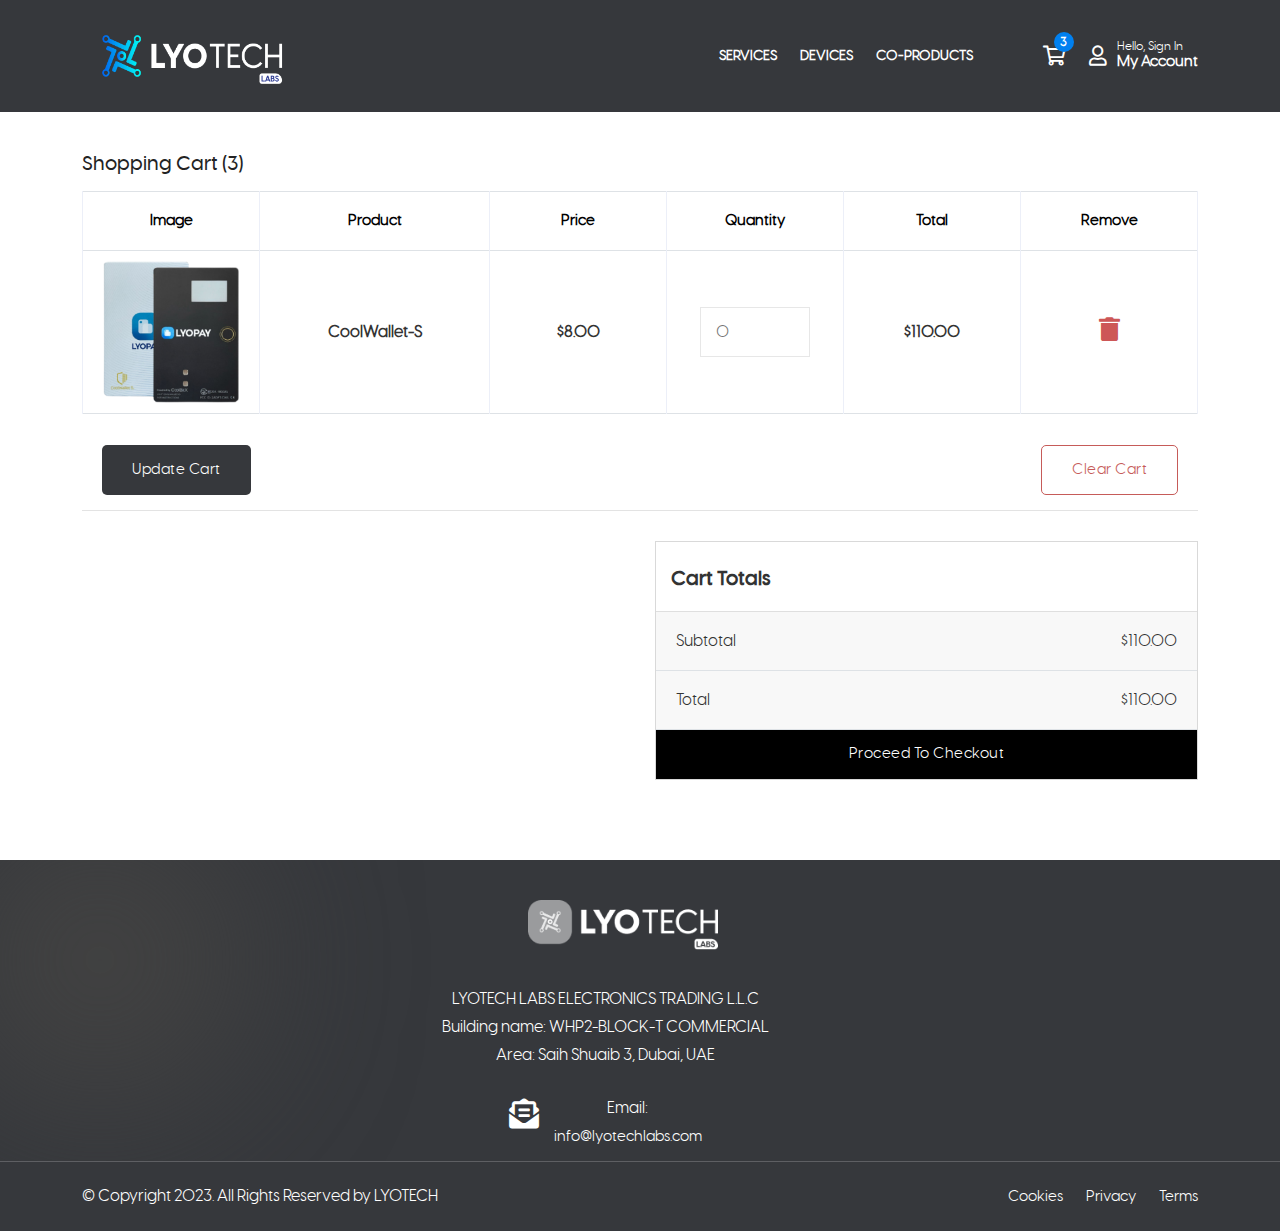
<file: shop-cart.html>
<!DOCTYPE html>
<html lang="en">


<head>
    <!-- ========== Meta Tags ========== -->
    <meta charset="utf-8">
    <meta http-equiv="X-UA-Compatible" content="IE=edge">
    <meta name="viewport" content="width=device-width, initial-scale=1">
    <meta name="description" content="LYOTECH Labs - It eCommerce">

    <!-- ========== Page Title ========== -->
    <title>LYOTECH Labs</title>

    <!-- ========== Favicon Icon ========== -->
    <link rel="shortcut icon" href="assets/img/favicon.svg" type="image/x-icon">

    <!-- ========== Start Stylesheet ========== -->
    <link href="assets/css/bootstrap.min.css" rel="stylesheet" />
    <link href="assets/css/font-awesome.min.css" rel="stylesheet" />
    <link href="assets/css/themify-icons.css" rel="stylesheet" />
    <link href="assets/css/elegant-icons.css" rel="stylesheet" />
    <link href="assets/css/flaticon-set.css" rel="stylesheet" />
    <link href="assets/css/magnific-popup.css" rel="stylesheet" />
    <link href="assets/css/swiper-bundle.min.css" rel="stylesheet" />
    <link href="assets/css/animate.css" rel="stylesheet" />
    <link href="assets/css/validnavs.css" rel="stylesheet" />
    <link href="assets/css/helper.css" rel="stylesheet" />
    <link href="assets/css/shop.css" rel="stylesheet" />
    <link href="assets/css/style.css" rel="stylesheet" />
    <link href="style.css" rel="stylesheet">
    <!-- ========== End Stylesheet ========== -->

</head>

<body>

    

    <!-- Preloader Start -->
    <div class="se-pre-con"></div>
    <!-- Preloader Ends -->


    <!-- Header 
    ============================================= -->
    <header>
        <!-- Start Navigation -->
        <nav class="navbar mobile-sidenav navbar-common navbar-sticky navbar-default validnavs innerNav">

            <!-- Start Top Search -->
            <div class="top-search">
                <div class="container-xl">
                    <div class="input-group">
                        <span class="input-group-addon"><i class="fa fa-search"></i></span>
                        <input type="text" class="form-control" placeholder="Search">
                        <span class="input-group-addon close-search"><i class="fa fa-times"></i></span>
                    </div>
                </div>
            </div>
            <!-- End Top Search -->

            <div class="container d-flex justify-content-between align-items-center">


                <!-- Start Header Navigation -->
                <div class="navbar-header">
                    <button type="button" class="navbar-toggle" data-toggle="collapse" data-target="#navbar-menu">
                        <i class="fa fa-bars"></i>
                    </button>
                    <a class="navbar-brand" href="index.html"><img src="assets/img/logo.png" class="logo"
                            alt="Logo"></a>
                </div>
                <!-- End Header Navigation -->

                <!-- Main Nav -->
                <div class="main-nav-content">
                    <!-- Collect the nav links, forms, and other content for toggling -->
                    <div class="collapse navbar-collapse" id="navbar-menu">

                        <img src="assets/img/logo-main.png" alt="Logo">
                        <button type="button" class="navbar-toggle" data-toggle="collapse" data-target="#navbar-menu">
                            <i class="fa fa-times"></i>
                        </button>

                        <ul class="nav navbar-nav navbar-right" data-in="fadeInDown" data-out="fadeOutUp">
                          

                            <li>
                                <a href="index.html#services">Services</a>
                            </li>

                            <li>
                                <a href="index.html#devices">Devices</a>
                            </li>


                            <li>
                                <a href="lfi.html">CO-Products</a>
                            </li>

                        </ul>
                    </div><!-- /.navbar-collapse -->

                    <div class="attr-right">
                        <!-- Start Atribute Navigation -->
                        <div class="attr-nav">
                            <ul>
                                <li class="dropdown">
                                    <a href="#" class="dropdown-toggle" data-toggle="dropdown">
                                        <i class="far fa-shopping-cart"></i>
                                        <span class="badge">3</span>
                                    </a>
                                    <ul class="dropdown-menu cart-list">
                                        <li>
                                            <div class="thumb">
                                                <a href="#" class="photo">
                                                    <img src="assets/img/product/2.png" alt="Thumb">
                                                </a>
                                                <a href="#" class="remove-product">
                                                    <i class="fas fa-times"></i>
                                                </a>
                                            </div>
                                            <div class="info">
                                                <h6><a href="#">Delica omtantur </a></h6>
                                                <p>2x - <span class="price">$99.99</span></p>
                                            </div>
                                        </li>
                                        <li>
                                            <div class="thumb">
                                                <a href="#" class="photo">
                                                    <img src="assets/img/product/3.png" alt="Thumb">
                                                </a>
                                                <a href="#" class="remove-product">
                                                    <i class="fas fa-times"></i>
                                                </a>
                                            </div>
                                            <div class="info">
                                                <h6><a href="#">Omnes ocurreret</a></h6>
                                                <p>1x - <span class="price">$33.33</span></p>
                                            </div>
                                        </li>
                                        <li class="total">
                                            <span class="pull-right"><strong>Total</strong>: $0.00</span>
                                            <a href="#" class="btn btn-default btn-cart">Cart</a>
                                            <a href="#" class="btn btn-default btn-cart">Checkout</a>
                                        </li>
                                    </ul>
                                </li>

                                <li class="userAccount" data-bs-toggle="modal" data-bs-target="#LoginRegisterModal"
                                data-toggle="dropdown">
                                <a href="#">
                                    <i class="far fa-user"></i>
                                    <div class="UserInfoLogin">
                                        <span class="nameUser">Hello, Sign in</span>
                                        <span>My Account</span>
                                    </div>
                                </a>
                            </li>
                            </ul>
                        </div>
                        <!-- End Atribute Navigation -->
                    </div>

                    <!-- Overlay screen for menu -->
                    <div class="overlay-screen"></div>
                    <!-- End Overlay screen for menu -->

                </div>
                <!-- Main Nav -->

            </div>
        </nav>
        <!-- End Navigation -->
    </header>
    <!-- End Header -->

     <!-- Modal Login Register Start -->
     <div class="modal fade" id="LoginRegisterModal" tabindex="-1" role="dialog" aria-labelledby="exampleModalLabel"
     aria-hidden="true">
     <div role="document" class="modal-dialog modal-dialog-centered modal-md">

         <div class="modal-content">
             <div class="modal-header bg-secondary">
                 <div class="LoginRegister-Tabs">
                     <ul class="nav nav-tabs" id="myTab" role="tablist">
                         <li class="nav-item" role="presentation">
                             <button class="nav-link active" id="Login-tab" data-bs-toggle="tab"
                                 data-bs-target="#LoginTab" type="button" role="tab" aria-controls="LoginTab"
                                 aria-selected="true">Login </button>
                         </li>
                         <li class="nav-item" role="presentation">
                             <button class="nav-link" id="register-tab" data-bs-toggle="tab"
                                 data-bs-target="#registerTab" type="button" role="tab" aria-controls="registerTab"
                                 aria-selected="false" tabindex="-1">Sign Up</button>
                         </li>
                     </ul>
                 </div>
                 <button type="button" class="btn-close" data-bs-dismiss="modal" aria-label="Close"></button>
             </div>


             <div class="modal-body">
                 <div class="tab-content" id="myTabContent">

                     <div class="tab-pane fade active show" id="LoginTab" role="tabpanel" aria-labelledby="home-tab">
                         <form autocomplete="off" class="needs-validation tab-pane fade show active ">

                             <div class="mb-3">
                                 <label for="si-email" class="form-label">Email
                                     address</label><input type="email" id="si-email"
                                     placeholder="johndoe@example.com" required="" formcontrolname="email"
                                     class="form-control ">
                                 <div class="invalid-feedback">Please provide a valid email
                                     address.</div>
                             </div>

                             <div class="mb-3"><label for="si-password" class="form-label">Password </label>
                                 <div class="password-toggle"><input id="si-password" required=""
                                         formcontrolname="password" class="form-control" type="password">
                                     <label aria-label="Show/hide password" class="password-toggle-btn">
                                         <input type="checkbox" class="password-toggle-check">
                                         <span class="password-toggle-indicator mdi-eye-off-outline"></span></label>
                                 </div>
                             </div>

                             <div class="mb-3 d-flex flex-wrap justify-content-between">
                                 <div class="form-check mb-2">
                                     <input type="checkbox" id="si-remember" class="form-check-input"><label
                                         for="si-remember" class="form-check-label">Remember me</label>
                                 </div>
                                 <a href="#" class="fs-sm">Forgot password?</a>
                             </div>

                             <button type="submit" onclick="location.href='account-user.html';"
                                 class="btn btn-theme d-block w-100">Sign
                                 in</button>
                         </form>
                     </div>



                     <div class="tab-pane fade" id="registerTab" role="tabpanel" aria-labelledby="registerTab">
                         <form novalidate="" autocomplete="off" class="needs-validation tab-pane fade show active ">
                             <div class="mb-3"><label for="su-name" class="form-label">Full
                                     name</label><input type="text" id="su-name" placeholder="John Doe" required=""
                                     formcontrolname="name" class="form-control ">
                                 <div class="invalid-feedback">Please fill in your name.</div>
                             </div>
                             <div class="mb-3"><label for="su-email">Email address</label><input type="email"
                                     id="su-email" placeholder="johndoe@example.com" required=""
                                     formcontrolname="email" class="form-control ">
                                 <div class="invalid-feedback">Please provide a valid email address.</div>
                             </div>
                             <div class="mb-3"><label for="su-password" class="form-label">Password</label>
                                 <div class="password-toggle"><input id="su-password" required=""
                                         formcontrolname="password" class="form-control " type="password"><label
                                         aria-label="Show/hide
                 password" class="password-toggle-btn"><input type="checkbox" class="password-toggle-check"><span
                                             class="password-toggle-indicator mdi-eye-off-outline"></span></label>
                                 </div>
                             </div>
                             <div class="mb-3"><label for="su-password-confirm" class="form-label">Confirm
                                     password</label>
                                 <div class="password-toggle"><input id="su-password-confirm" required=""
                                         class="form-control" type="password"><label aria-label="Show/hide
                 password" class="password-toggle-btn"><input type="checkbox" class="password-toggle-check"><span
                                             class="password-toggle-indicator mdi-eye-off-outline"></span></label>
                                 </div>
                             </div><button type="submit" class="btn btn-theme d-block w-100">Sign
                                 up</button>
                         </form><!---->
                     </div>


                 </div>
             </div>






         </div>


     </div>
 </div>

 <!-- Modal Login Register End -->




    <!-- Start Cart 
    ============================================= -->


    <div class="cartContainer-Wrap">
        <div class="container">

            <h4>Shopping Cart (3)</h4>

            <div class="cart-table table-responsive">
                <table class="table table-bordered">
                    <thead>
                        <tr>
                            <th class="pro-thumbnail">Image</th>
                            <th class="pro-title">Product</th>
                            <th class="pro-price">Price</th>
                            <th class="pro-quantity">Quantity</th>
                            <th class="pro-subtotal">Total</th>
                            <th class="pro-remove">Remove</th>
                        </tr>
                    </thead>

                    <tbody>
                        <tr>
                            <td class="pro-thumnail">
                                <img src="assets/img/coolwallet.png" alt="Product Thumbnail">
                            </td>
                            <td class="pro-title">
                                <span> CoolWallet-S</span>
                            </td>
                            <td class="pro-price">
                                <span>$8.00</span>
                            </td>
                            <td class="pro-quantity">
                                <!-- <div class="quantity">
                                    <div class="product-quantity">
                                        <input class="cart-plus-minus-box" type="text" value="1" name="updates[]">
                                        <span class="dec qtybtn"> - </span><span class="inc qtybtn"> + </span>
                                    </div>
                                </div> -->

                                <div class="product-purchase-list">
                                    <input type="number" id="quantity" step="1" name="quantity" min="0" placeholder="0">
                                </div>


                            </td>
                            <td class="pro-subtotal">
                                <span class="money" data-currency-usd="$110.00">$110.00</span>
                            </td>
                            <td class="pro-remove">
                                <a href="#"><i class="fa fa-trash"></i></a>
                            </td>
                        </tr>
                    </tbody>
                </table>
            </div>


            <div class="cart-update-option">
                <div class="cart-update mt-sm-16">

                    <input class="btn dark-primary-btn" name="update" type="submit" value="Update Cart">
                    <a class="btn primary-black" href="#">Clear Cart</a>

                </div>
            </div>


            <div class="cartWrap">

            

            <div class="row">
                <div class="col-lg-6">
                    <div class="apply-coupon-wrapper">




                    </div>
                </div>
                <div class="col-lg-6  col-custom">
                    <!-- Cart Calculation Area -->
                    <div class="cart-calculator-wrapper">
                        <div class="cart-calculate-items">
                            <h3>Cart Totals</h3>
                            <div class="table-responsive">
                                <table class="table">
                                    <tbody>
                                        <tr>
                                            <td>Subtotal</td>
                                            <td><span class="amount"><span id="bk-cart-subtotal-price"><span
                                            class="money"
                                            data-currency-usd="$110.00">$110.00</span></span></span>
                                            </td>
                                        </tr>
                                        <tr class="total">
                                            <td>Total</td>
                                            <td class="total-amount"><span class="amount"><span
                                            id="bk-cart-subtotal-price"><span class="money"
                                                data-currency-usd="$110.00">$110.00</span></span></span>
                                            </td>
                                        </tr>
                                    </tbody>
                                </table>
                            </div>
                        </div>
                        <div class="proceed-to-checkout">
                            <a href="Checkout.html" type="submit" class="btn primary-btn w-100 proceed-checkout"
                                name="checkout">Proceed to Checkout</a>
                        </div>
                    </div>
                </div>
            </div>
        </div>
        </div>
    </div>





    <!-- Start Footer 
    ============================================= -->
    <footer class="bg-dark text-light">
        <div class="container wow fadeInUp" data-in="fadeInDown" data-out="fadeOutUp">
            <div class="f-items default-padding">
                <div class="row">
                    <div class="col-lg-12 col-md-12 item">
                        <div class="f-item about">
                            <img class="logo" src="assets/img/footer-logo.png" alt="Logo">
                            <div class="address text-center">
                                <ul>
                                    <li>
                                        LYOTECH LABS ELECTRONICS TRADING L.L.C <br>
                                        Building name: WHP2-BLOCK-T COMMERCIAL <br>
                                       Area: Saih Shuaib 3, Dubai, UAE
                                    </li>
                                    <li>
                                        <div class="icon">
                                            <i class="fas fa-envelope-open-text"></i>
                                        </div>
                                        <div class="content">
                                            <strong>Email:</strong>
                                          <a href="mailto:info@lyotechlabs.com" target="_blank">info@lyotechlabs.com</a>
                                        </div>
                                    </li>
                              
                                </ul>
                            </div>


                        </div>
                    </div>
                 
               
                </div>
            </div>
        </div>
        <!-- Start Footer Bottom -->
        <div class="footer-bottom">
            <div class="container">
                <div class="footer-bottom-box">
                    <div class="row">
                        <div class="col-lg-6">
                            <p>&copy; Copyright 2023. All Rights Reserved by <a href="#">LYOTECH</a></p>
                        </div>
                        <div class="col-lg-6 text-right">
                            <ul>
                                <li>
                                    <a href="cookies.html">Cookies</a>
                                </li>
                                <li>
                                    <a href="privacy.html">Privacy</a>
                                </li>
                                <li>
                                    <a href="terms.html">Terms</a>
                                </li>
                            </ul>
                        </div>
                    </div>
                </div>
            </div>
        </div>
        <!-- End Footer Bottom -->
    </footer>
    <!-- End Footer -->

    <!-- jQuery Frameworks
    ============================================= -->
    <script src="assets/js/jquery-3.6.0.min.js"></script>
    <script src="assets/js/bootstrap.bundle.min.js"></script>
    <script src="assets/js/jquery.appear.js"></script>
    <script src="assets/js/jquery.easing.min.js"></script>
    <script src="assets/js/jquery.magnific-popup.min.js"></script>
    <script src="assets/js/modernizr.custom.13711.js"></script>
    <script src="assets/js/swiper-bundle.min.js"></script>
    <script src="assets/js/wow.min.js"></script>
    <script src="assets/js/progress-bar.min.js"></script>
    <script src="assets/js/circle-progress.js"></script>
    <script src="assets/js/isotope.pkgd.min.js"></script>
    <script src="assets/js/imagesloaded.pkgd.min.js"></script>
    <script src="assets/js/jquery.nice-select.min.js"></script>
    <script src="assets/js/count-to.js"></script>
    <script src="assets/js/jquery.scrolla.min.js"></script>
    <script src="assets/js/YTPlayer.min.js"></script>
    <script src="assets/js/TweenMax.min.js"></script>
    <script src="assets/js/validnavs.js"></script>
    <script src="assets/js/main.js"></script>

</body>

</html>
</file>
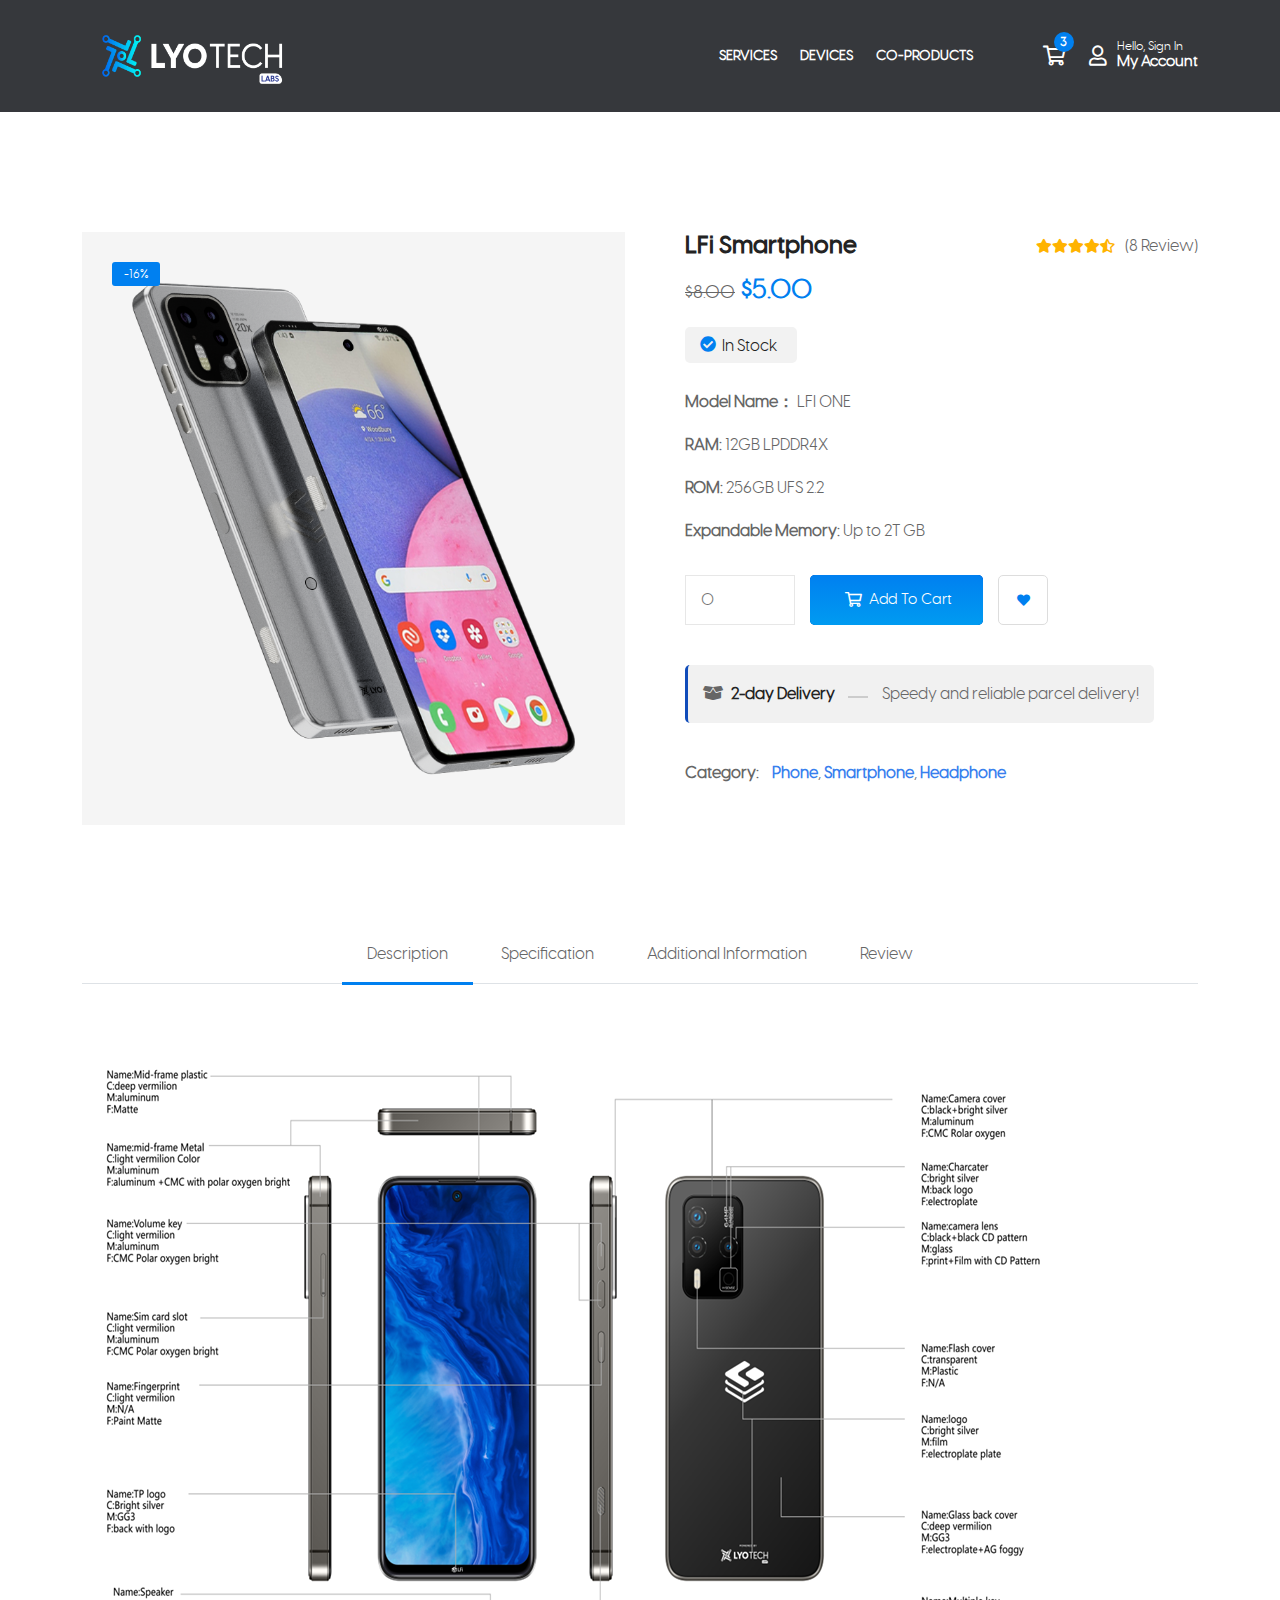
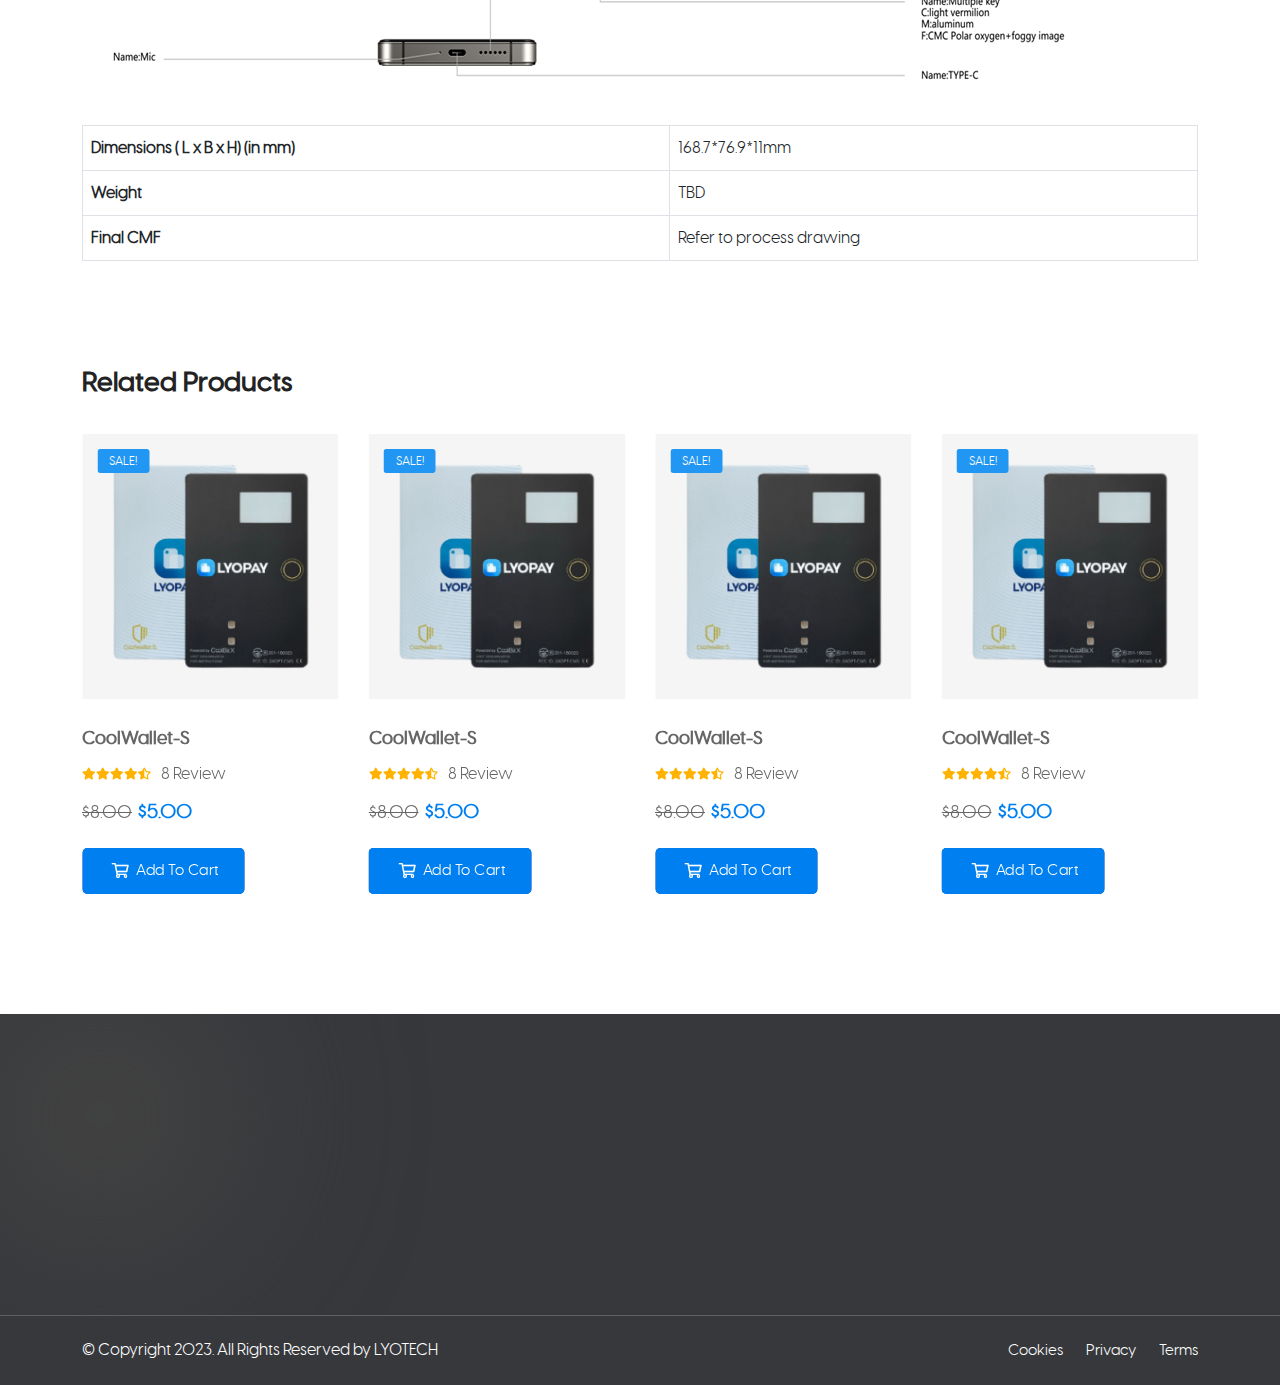
<file: shop-single-lfi-phone.html>
<!DOCTYPE html>
<html lang="en">


<head>
    <!-- ========== Meta Tags ========== -->
    <meta charset="utf-8">
    <meta http-equiv="X-UA-Compatible" content="IE=edge">
    <meta name="viewport" content="width=device-width, initial-scale=1">
    <meta name="description" content="LYOTECH Labs - It eCommerce">

    <!-- ========== Page Title ========== -->
    <title>LYOTECH Labs</title>

    <!-- ========== Favicon Icon ========== -->
    <link rel="shortcut icon" href="assets/img/favicon.svg" type="image/x-icon">

    <!-- ========== Start Stylesheet ========== -->
    <link href="assets/css/bootstrap.min.css" rel="stylesheet" />
    <link href="assets/css/font-awesome.min.css" rel="stylesheet" />
    <link href="assets/css/themify-icons.css" rel="stylesheet" />
    <link href="assets/css/elegant-icons.css" rel="stylesheet" />
    <link href="assets/css/flaticon-set.css" rel="stylesheet" />
    <link href="assets/css/magnific-popup.css" rel="stylesheet" />
    <link href="assets/css/swiper-bundle.min.css" rel="stylesheet" />
    <link href="assets/css/animate.css" rel="stylesheet" />
    <link href="assets/css/validnavs.css" rel="stylesheet" />
    <link href="assets/css/helper.css" rel="stylesheet" />
    <link href="assets/css/shop.css" rel="stylesheet" />
    <link href="assets/css/style.css" rel="stylesheet" />
    <link href="style.css" rel="stylesheet">
    <!-- ========== End Stylesheet ========== -->

</head>

<body>



    <!-- Preloader Start -->
    <div class="se-pre-con"></div>
    <!-- Preloader Ends -->


    <!-- Header 
    ============================================= -->
    <header>
        <!-- Start Navigation -->
        <nav class="navbar mobile-sidenav navbar-common navbar-sticky navbar-default validnavs innerNav">

            <!-- Start Top Search -->
            <div class="top-search">
                <div class="container-xl">
                    <div class="input-group">
                        <span class="input-group-addon"><i class="fa fa-search"></i></span>
                        <input type="text" class="form-control" placeholder="Search">
                        <span class="input-group-addon close-search"><i class="fa fa-times"></i></span>
                    </div>
                </div>
            </div>
            <!-- End Top Search -->

            <div class="container d-flex justify-content-between align-items-center">


                <!-- Start Header Navigation -->
                <div class="navbar-header">
                    <button type="button" class="navbar-toggle" data-toggle="collapse" data-target="#navbar-menu">
                        <i class="fa fa-bars"></i>
                    </button>
                    <a class="navbar-brand" href="index.html"><img src="assets/img/logo.png" class="logo"
                            alt="Logo"></a>
                </div>
                <!-- End Header Navigation -->

                <!-- Main Nav -->
                <div class="main-nav-content">
                    <!-- Collect the nav links, forms, and other content for toggling -->
                    <div class="collapse navbar-collapse" id="navbar-menu">

                        <img src="assets/img/logo-main.png" alt="Logo">
                        <button type="button" class="navbar-toggle" data-toggle="collapse" data-target="#navbar-menu">
                            <i class="fa fa-times"></i>
                        </button>

                        <ul class="nav navbar-nav navbar-right" data-in="fadeInDown" data-out="fadeOutUp">
                          

                            <li>
                                <a href="index.html#services">Services</a>
                            </li>

                            <li>
                                <a href="index.html#devices">Devices</a>
                            </li>


                            <li>
                                <a href="lfi.html">CO-Products</a>
                            </li>

                        </ul>
                    </div><!-- /.navbar-collapse -->

                    <div class="attr-right">
                        <!-- Start Atribute Navigation -->
                        <div class="attr-nav">
                            <ul>
                                <li class="dropdown">
                                    <a href="#" class="dropdown-toggle" data-toggle="dropdown">
                                        <i class="far fa-shopping-cart"></i>
                                        <span class="badge">3</span>
                                    </a>
                                    <ul class="dropdown-menu cart-list">
                                        <li>
                                            <div class="thumb">
                                                <a href="shop-cart.html" class="photo">
                                                    <img src="assets/img/product/2.png" alt="Thumb">
                                                </a>
                                                <a href="shop-cart.html" class="remove-product">
                                                    <i class="fas fa-times"></i>
                                                </a>
                                            </div>
                                            <div class="info">
                                                <h6><a href="shop-cart.html">Delica omtantur </a></h6>
                                                <p>2x - <span class="price">$99.99</span></p>
                                            </div>
                                        </li>
                                        <li>
                                            <div class="thumb">
                                                <a href="shop-cart.html" class="photo">
                                                    <img src="assets/img/product/3.png" alt="Thumb">
                                                </a>
                                                <a href="shop-cart.html" class="remove-product">
                                                    <i class="fas fa-times"></i>
                                                </a>
                                            </div>
                                            <div class="info">
                                                <h6><a href="shop-cart.html">Omnes ocurreret</a></h6>
                                                <p>1x - <span class="price">$33.33</span></p>
                                            </div>
                                        </li>
                                        <li class="total">
                                            <span class="pull-right"><strong>Total</strong>: $0.00</span>
                                            <a href="shop-cart.html" class="btn btn-default btn-cart">Cart</a>
                                            <a href="shop-cart.html" class="btn btn-default btn-cart">Checkout</a>
                                        </li>
                                    </ul>
                                </li>

                                <li class="userAccount" data-bs-toggle="modal" data-bs-target="#LoginRegisterModal"
                                    data-toggle="dropdown">
                                    <a href="#">
                                        <i class="far fa-user"></i>
                                        <div class="UserInfoLogin">
                                            <span class="nameUser">Hello, Sign in</span>
                                            <span>My Account</span>
                                        </div>
                                    </a>
                                </li>
                            </ul>
                        </div>
                        <!-- End Atribute Navigation -->
                    </div>

                    <!-- Overlay screen for menu -->
                    <div class="overlay-screen"></div>
                    <!-- End Overlay screen for menu -->

                </div>
                <!-- Main Nav -->

            </div>
        </nav>
        <!-- End Navigation -->
    </header>
    <!-- End Header -->


    <!-- Modal Login Register Start -->
    <div class="modal fade" id="LoginRegisterModal" tabindex="-1" role="dialog" aria-labelledby="exampleModalLabel"
        aria-hidden="true">
        <div role="document" class="modal-dialog modal-dialog-centered modal-md">

            <div class="modal-content">
                <div class="modal-header bg-secondary">
                    <div class="LoginRegister-Tabs">
                        <ul class="nav nav-tabs" id="myTab" role="tablist">
                            <li class="nav-item" role="presentation">
                                <button class="nav-link active" id="Login-tab" data-bs-toggle="tab"
                                    data-bs-target="#LoginTab" type="button" role="tab" aria-controls="LoginTab"
                                    aria-selected="true">Login </button>
                            </li>
                            <li class="nav-item" role="presentation">
                                <button class="nav-link" id="register-tab" data-bs-toggle="tab"
                                    data-bs-target="#registerTab" type="button" role="tab" aria-controls="registerTab"
                                    aria-selected="false" tabindex="-1">Sign Up</button>
                            </li>
                        </ul>
                    </div>
                    <button type="button" class="btn-close" data-bs-dismiss="modal" aria-label="Close"></button>
                </div>


                <div class="modal-body">
                    <div class="tab-content" id="myTabContent">

                        <div class="tab-pane fade active show" id="LoginTab" role="tabpanel" aria-labelledby="home-tab">
                            <form autocomplete="off" class="needs-validation tab-pane fade show active ">

                                <div class="mb-3">
                                    <label for="si-email" class="form-label">Email
                                        address</label><input type="email" id="si-email"
                                        placeholder="johndoe@example.com" required="" formcontrolname="email"
                                        class="form-control ">
                                    <div class="invalid-feedback">Please provide a valid email
                                        address.</div>
                                </div>

                                <div class="mb-3"><label for="si-password" class="form-label">Password </label>
                                    <div class="password-toggle"><input id="si-password" required=""
                                            formcontrolname="password" class="form-control" type="password">
                                        <label aria-label="Show/hide password" class="password-toggle-btn">
                                            <input type="checkbox" class="password-toggle-check">
                                            <span class="password-toggle-indicator mdi-eye-off-outline"></span></label>
                                    </div>
                                </div>

                                <div class="mb-3 d-flex flex-wrap justify-content-between">
                                    <div class="form-check mb-2">
                                        <input type="checkbox" id="si-remember" class="form-check-input"><label
                                            for="si-remember" class="form-check-label">Remember me</label>
                                    </div>
                                    <a href="#" class="fs-sm">Forgot password?</a>
                                </div>

                                <button type="submit" onclick="location.href='account-user.html';"
                                    class="btn btn-theme d-block w-100">Sign
                                    in</button>
                            </form>
                        </div>



                        <div class="tab-pane fade" id="registerTab" role="tabpanel" aria-labelledby="registerTab">
                            <form novalidate="" autocomplete="off" class="needs-validation tab-pane fade show active ">
                                <div class="mb-3"><label for="su-name" class="form-label">Full
                                        name</label><input type="text" id="su-name" placeholder="John Doe" required=""
                                        formcontrolname="name" class="form-control ">
                                    <div class="invalid-feedback">Please fill in your name.</div>
                                </div>
                                <div class="mb-3"><label for="su-email">Email address</label><input type="email"
                                        id="su-email" placeholder="johndoe@example.com" required=""
                                        formcontrolname="email" class="form-control ">
                                    <div class="invalid-feedback">Please provide a valid email address.</div>
                                </div>
                                <div class="mb-3"><label for="su-password" class="form-label">Password</label>
                                    <div class="password-toggle"><input id="su-password" required=""
                                            formcontrolname="password" class="form-control " type="password"><label
                                            aria-label="Show/hide
                 password" class="password-toggle-btn"><input type="checkbox" class="password-toggle-check"><span
                                                class="password-toggle-indicator mdi-eye-off-outline"></span></label>
                                    </div>
                                </div>
                                <div class="mb-3"><label for="su-password-confirm" class="form-label">Confirm
                                        password</label>
                                    <div class="password-toggle"><input id="su-password-confirm" required=""
                                            class="form-control" type="password"><label aria-label="Show/hide
                 password" class="password-toggle-btn"><input type="checkbox" class="password-toggle-check"><span
                                                class="password-toggle-indicator mdi-eye-off-outline"></span></label>
                                    </div>
                                </div><button type="submit" class="btn btn-theme d-block w-100">Sign
                                    up</button>
                            </form><!---->
                        </div>


                    </div>
                </div>






            </div>


        </div>
    </div>

    <!-- Modal Login Register End -->

    <!-- Start Breadcrumb 
    ============================================= -->
    <!-- <div class="breadcrumb-area text-center shadow dark text-light bg-cover" style="background-image: url(assets/img/banner/30.jpg);">
        <div class="container">
            <div class="row">
                <div class="col-lg-8 offset-lg-2">
                    <h1>CoolWallet-S</h1>
                    <nav aria-label="breadcrumb">
                        <ol class="breadcrumb">
                            <li><a href="#"><i class="fas fa-home"></i> Home</a></li>
                            <li class="active">CoolWallet-S</li>
                        </ol>
                    </nav>
                </div>
            </div>
        </div>
    </div> -->
    <!-- End Breadcrumb -->

    <!-- Start Shop 
    ============================================= -->
    <div class="validtheme-shop-single-area default-padding">
        <div class="container">
            <div class="product-details">
                <div class="row">

                    <div class="col-lg-6">
                        <div class="product-thumb">
                            <div>

                                <div class="carousel-inner item-box">
                                    <div class="carousel-item active product-item">
                                        <a href="assets/img/lyo-mobile.png" class="item popup-gallery">
                                            <img src="assets/img/lyo-mobile.png">
                                        </a>
                                        <span class="onsale theme">-16%</span>
                                    </div>
                                </div>
                            </div>
                        </div>
                    </div>

                    <div class="col-lg-6">
                        <div class="single-product-contents">
                            <div class="summary-top-box">
                                <h2 class="product-title">
                                    LFi Smartphone
                                </h2>
                                <div class="review-count">
                                    <div class="rating">
                                        <i class="fas fa-star"></i>
                                        <i class="fas fa-star"></i>
                                        <i class="fas fa-star"></i>
                                        <i class="fas fa-star"></i>
                                        <i class="fas fa-star-half-alt"></i>
                                    </div>
                                    <span>(8 Review)</span>
                                </div>
                            </div>

                            <div class="price">
                                <span><del>$8.00</del></span>
                                <span>$5.00</span>
                            </div>
                            <div class="product-stock validthemes-in-stock">
                                <span>In Stock</span>
                            </div>
                            <p>
                                <strong>Model Name：</strong> LFI ONE
                            </p>
                            <p>
                                <strong>RAM:</strong> 12GB LPDDR4X
                            </p>

                            <p>
                                <strong>ROM:</strong> 256GB UFS 2.2
                            </p>

                            <p>
                                <strong>Expandable Memory:</strong> Up to 2T GB
                            </p>


                            <div class="product-purchase-list">
                                <input type="number" id="quantity" step="1" name="quantity" min="0" placeholder="0">
                                <a href="shop-cart.html" class="btn">
                                    <i class="fas fa-shopping-cart"></i>
                                    Add to cart
                                </a>
                                <div class="shop-action">
                                    <ul>
                                        <li class="wishlist">
                                            <a href="#"><span>Add to wishlist</span></a>
                                        </li>

                                    </ul>
                                </div>
                            </div>
                            <div class="product-estimate-delivary">
                                <i class="fas fa-box-open"></i>
                                <strong> 2-day Delivery</strong>
                                <span>Speedy and reliable parcel delivery!</span>
                            </div>
                            <div class="product-meta">
                                <!-- <span class="sku">
                                    <strong>SKU:</strong> BE45VGRT
                                </span> -->
                                <span class="posted-in">
                                    <strong>Category:</strong>
                                    <a href="#">Phone</a>,
                                    <a href="#">Smartphone</a>,
                                    <a href="#">Headphone</a>
                                </span>
                            </div>
                        </div>
                    </div>
                </div>
            </div>

            <!-- Product Bottom Info  -->
            <div class="single-product-bottom-info">
                <div class="row">
                    <div class="col-lg-12">
                        <!-- Tab Nav -->
                        <div class="nav nav-tabs" id="nav-tab" role="tablist">
                            <button class="nav-link active" id="description-tab-control" data-bs-toggle="tab"
                                data-bs-target="#description-tab" type="button" role="tab"
                                aria-controls="description-tab" aria-selected="true">
                                Description
                            </button>

                            <button class="nav-link" id="specification-tab-control" data-bs-toggle="tab"
                                data-bs-target="#specification-tab" type="button" role="tab"
                                aria-controls="specification-tab" aria-selected="false">
                                Specification
                            </button>

                            <button class="nav-link" id="information-tab-control" data-bs-toggle="tab"
                                data-bs-target="#information-tab" type="button" role="tab"
                                aria-controls="information-tab" aria-selected="false">
                                Additional Information
                            </button>

                            <button class="nav-link" id="review-tab-control" data-bs-toggle="tab"
                                data-bs-target="#review-tab" type="button" role="tab" aria-controls="review-tab"
                                aria-selected="false">
                                Review
                            </button>

                        </div>
                        <!-- End Tab Nav -->
                        <!-- Start Tab Content -->
                        <div class="tab-content tab-content-info" id="myTabContent">

                            <!-- Tab Single -->
                            <div class="tab-pane fade show active" id="description-tab" role="tabpanel"
                                aria-labelledby="description-tab-control">

                                <img src="assets/img/lfi-phone-spec.png">

                                <br>

                                <table class="table table-bordered align-middle">
                                    <tbody>
                                        <tr>
                                            <td><strong> Dimensions ( L x B x H) (in mm)</strong>
                                            </td>
                                            <td>168.7*76.9*11mm
                                            </td>
                                        </tr>
                                        <tr>
                                            <td><strong> Weight </strong>
                                            </td>
                                            <td>TBD
                                            </td>
                                        </tr>
                                        <tr>
                                            <td><strong> Final CMF </strong>
                                            </td>
                                            <td>Refer to process drawing
                                            </td>
                                        </tr>

                                    </tbody>
                                </table>
                            </div>
                            <!-- End Single -->

                            <!-- Tab Single -->
                            <div class="tab-pane fade" id="specification-tab" role="tabpanel" aria-labelledby="specification-tab-control">

                                <h3>
                                    General
                                </h3>

                                <table class="table table-bordered align-middle" style="border:1px solid #eee">
                                    <tbody>

                                        <tr>
                                            <td rowspan="4"><strong> Processor </strong></td>
                                            <td style="background: #f7f7f7;
">PCBA
                                            </td>


                                            <td style="
    background: #fbfbfb;
">
                                                Platform Name (MTK/Qualcomm etc)
                                            </td>

                                            <td>
                                                MT6877/MTK Dimensity 900
                                            </td>
                                        </tr>

                                        <tr>
                                            <td rowspan="3" style="background: #f7f7f7;
">
                                                CPU
                                            </td>

                                            <td style="
    background: #fbfbfb;
">Chipset number</td>
                                            <td>1</td>
                                        </tr>


                                        <tr>
                                            <td style="
    background: #fbfbfb;
">No. of Cores(Processor)</td>
                                            <td>Octa Cores </td>
                                        </tr>

                                        <tr>
                                            <td style="
    background: #fbfbfb;
">Clock Frequency</td>
                                            <td>2 Cores*A78 2.4GHz <br>
                                                6 Cores A55 2.0GHz</td>
                                        </tr>

                                        <tr>
                                            <td rowspan="3">
                                                GPU
                                            </td>

                                            <td style="background: #f7f7f7;
">
                                                Platform Name (MTK/Qualcomm etc)
                                            </td>

                                            <td colspan="2">
                                                ARM Mali-G68 MC4
                                            </td>
                                        </tr>

                                        <tr>
                                            <td style="background: #f7f7f7;
">
                                                Chipset number
                                            </td>
                                            <td colspan="2">
                                                1
                                            </td>
                                        </tr>

                                        <tr>
                                            <td style="background: #f7f7f7;
">
                                                Clock Frequency
                                            </td>
                                            <td colspan="2">
                                                900 MHz
                                            </td>
                                        </tr>


                                        <tr>
                                            <td rowspan="3">
                                                <strong>
                                                    RF
                                                </strong>
                                            </td>

                                            <td style="background: #f7f7f7;
">
                                                Network mode supported
                                            </td>

                                            <td colspan="2">
                                                2G / 3G / 4G / 5G Multi-Mode <br>
                                                EDGE, 4G FDD / TDD, 5G FDD / TDD, GSM, WCDMA
                                            </td>
                                        </tr>

                                        <tr>
                                            <td style="background: #f7f7f7;
">
                                                No. of SIM support
                                            </td>

                                            <td colspan="2">
                                                2
                                            </td>
                                        </tr>

                                        <tr>
                                            <td style="background: #f7f7f7;
">
                                                Band Supported
                                            </td>

                                            <td colspan="2">
                                                <ul>
                                                    <li>
                                                        GSM （2/3/5/8）
                                                    </li>

                                                    <li>
                                                        CDMA （BC0/BC1/BC10 ）
                                                    </li>


                                                    <li>
                                                        WCDMA（1/2/4/5/6/8/19）
                                                    </li>

                                                    <li>
                                                        TDD （34/38/39/40/41）
                                                    </li>

                                                    <li>
                                                        FDD （1/2/3/4/5/7/8/12/13/17/18/19/20/25/26/28/66/71）
                                                    </li>

                                                    <li>
                                                        5G (N1/2/3/5/7/8/12/20/25/28/66/71/38/40/41/77/78/79）
                                                    </li>
                                                </ul>
                                            </td>
                                        </tr>


                                        <tr>
                                            <td rowspan="3">
                                                <strong>
                                                    Memory
                                                </strong>
                                            </td>
                                            <td style="background: #f7f7f7;
">
                                                RAM
                                            </td>
                                            <td colspan="2">
                                                12GB LPDDR4X
                                            </td>
                                        </tr>


                                        <tr>
                                            <td style="background: #f7f7f7;
">
                                                ROM
                                            </td>
                                            <td colspan="2">
                                                256GB UFS 2.2
                                            </td>
                                        </tr>

                                        <tr>
                                            <td style="background: #f7f7f7;
">
                                                Expandable Memory
                                            </td>
                                            <td colspan="2">
                                                Up to 2T GB
                                            </td>
                                        </tr>


                                        <tr>
                                            <td rowspan="2">
                                                <strong>
                                                    Operating System
                                                </strong>
                                            </td>

                                            <td style="background: #f7f7f7;
">
                                                Name
                                            </td>

                                            <td colspan="2">
                                                Android
                                            </td>
                                        </tr>

                                        <tr>
                                            <td style="background: #f7f7f7;
">
                                                Version
                                            </td>

                                            <td colspan="2">
                                                Android 13
                                            </td>
                                        </tr>


                                        <tr>
                                            <td rowspan="8">
                                                <strong>
                                                    Display
                                                </strong>
                                            </td>

                                            <td style="background: #f7f7f7;
">
                                                Size
                                            </td>
                                            <td colspan="2">
                                                6.78"
                                            </td>
                                        </tr>

                                        <tr>
                                            <td style="background: #f7f7f7;
">
                                                Resolution
                                            </td>
                                            <td colspan="2">
                                                FHD +
                                            </td>
                                        </tr>

                                        <tr>
                                            <td style="background: #f7f7f7;
">
                                                Refresh Rate
                                            </td>
                                            <td colspan="2">
                                                120Hz
                                            </td>
                                        </tr>


                                        <tr>
                                            <td style="background: #f7f7f7;
">
                                                No. of touch points supported
                                            </td>
                                            <td colspan="2">
                                                10
                                            </td>
                                        </tr>

                                        <tr>
                                            <td style="background: #f7f7f7;
">
                                                PPI
                                            </td>
                                            <td colspan="2">
                                                396
                                            </td>
                                        </tr>


                                        <tr>
                                            <td style="background: #f7f7f7;
">
                                                Kind (IPS/TN)
                                            </td>
                                            <td colspan="2">
                                                IPS
                                            </td>
                                        </tr>

                                        <tr>
                                            <td style="background: #f7f7f7;
">
                                                Display Technology( G+F/Full Laminated/OGS etc)
                                            </td>
                                            <td colspan="2">
                                                INCELL
                                            </td>
                                        </tr>
                                        <tr>
                                            <td style="background: #f7f7f7;
">
                                                Glass Type( Gorilla/Dragon trail/Other)
                                            </td>
                                            <td colspan="2">
                                                Gorilla
                                            </td>
                                        </tr>

                                        <tr>
                                            <td rowspan="11">
                                                <strong>
                                                    Sensors Supported
                                                </strong>
                                            </td>

                                            <td style="background: #f7f7f7;
">
                                                G sensor
                                            </td>
                                            <td colspan="2">
                                                Supported
                                            </td>


                                        </tr>

                                        <tr>
                                            <td style="background: #f7f7f7;
">
                                                P sensor
                                            </td>
                                            <td colspan="2">
                                                Supported
                                            </td>
                                        </tr>

                                        <tr>
                                            <td style="background: #f7f7f7;
">
                                                L sensor
                                            </td>
                                            <td colspan="2">
                                                Supported
                                            </td>
                                        </tr>


                                        <tr>
                                            <td style="background: #f7f7f7;
">
                                                M sensor
                                            </td>
                                            <td colspan="2">
                                                Supported
                                            </td>
                                        </tr>

                                        <tr>
                                            <td style="background: #f7f7f7;
">
                                                P&amp;L sensor
                                            </td>
                                            <td colspan="2">
                                                Supported
                                            </td>
                                        </tr>

                                        <tr>
                                            <td style="background: #f7f7f7;
">
                                                IR sensor
                                            </td>
                                            <td colspan="2">
                                                N/A
                                            </td>
                                        </tr>

                                        <tr>
                                            <td style="background: #f7f7f7;
">
                                                Tap sensor
                                            </td>
                                            <td colspan="2">
                                                N/A
                                            </td>
                                        </tr>


                                        <tr>
                                            <td style="background: #f7f7f7;
">
                                                Finger print sensor
                                            </td>
                                            <td colspan="2">
                                                Supported
                                            </td>
                                        </tr>

                                        <tr>
                                            <td style="background: #f7f7f7;
">
                                                Hall sensor
                                            </td>
                                            <td colspan="2">
                                                N/A
                                            </td>
                                        </tr>


                                        <tr>
                                            <td style="background: #f7f7f7;
">
                                                E compass
                                            </td>
                                            <td colspan="2">
                                                Supported
                                            </td>
                                        </tr>

                                        <tr>
                                            <td style="background: #f7f7f7;
">
                                                Gyro sensor
                                            </td>
                                            <td colspan="2">
                                                Supported
                                            </td>
                                        </tr>




                                        <tr>
                                            <td rowspan="4">
                                                <strong> Audio </strong>
                                            </td>
                                            <td style="background: #f7f7f7;
">
                                                Vibrator Motor
                                            </td>
                                            <td colspan="2">Yes</td>
                                        </tr>

                                        <tr>
                                            <td style="background: #f7f7f7;
">
                                                Speaker
                                            </td>

                                            <td colspan="2">
                                                1216mm
                                            </td>
                                        </tr>


                                        <tr>
                                            <td style="background: #f7f7f7;
">
                                                Receive
                                            </td>

                                            <td colspan="2">
                                                1012mm
                                            </td>
                                        </tr>

                                        <tr>
                                            <td style="background: #f7f7f7;
">
                                                Dual Mic noise reduction
                                            </td>

                                            <td colspan="2">
                                                Yes
                                            </td>
                                        </tr>


                                        <tr>
                                            <td rowspan="3">
                                                <strong>Battery </strong>
                                            </td>

                                            <td style="background: #f7f7f7;
">
                                                Type
                                            </td>

                                            <td colspan="2">
                                                Li-ion Polymer
                                            </td>
                                        </tr>

                                        <tr>
                                            <td style="background: #f7f7f7;
">
                                                Capacity
                                            </td>
                                            <td colspan="2">
                                                6100mAh
                                            </td>
                                        </tr>


                                        <tr>
                                            <td style="background: #f7f7f7;
">
                                                Battery Voltage
                                            </td>
                                            <td colspan="2">
                                                3.87V/4.45V
                                            </td>
                                        </tr>


                                        <tr>
                                            <td rowspan="4">
                                                <strong>
                                                    Charger
                                                </strong>
                                            </td>

                                            <td style="background: #f7f7f7;
">
                                                AC Input Voltage/Current
                                            </td>

                                            <td colspan="2">
                                                100~240V/0.8A 50/60HZ
                                            </td>
                                        </tr>

                                        <tr>
                                            <td style="background: #f7f7f7;
">
                                                Output Volt/Current
                                            </td>

                                            <td colspan="2">
                                                12V-2.75A
                                            </td>
                                        </tr>

                                        <tr>
                                            <td style="background: #f7f7f7;
">
                                                Connector Type
                                            </td>

                                            <td colspan="2">
                                                USB - C
                                            </td>
                                        </tr>


                                        <tr>
                                            <td style="background: #f7f7f7;
">
                                                Wireless Charger
                                            </td>

                                            <td colspan="2">
                                                15W
                                            </td>
                                        </tr>



                                        <tr>
                                            <td rowspan="2">
                                                <strong>
                                                    USB
                                                </strong>
                                            </td>

                                            <td style="background: #f7f7f7;
">
                                                Type
                                            </td>
                                            <td colspan="2">
                                                USB - C
                                            </td>
                                        </tr>

                                        <tr>
                                            <td style="background: #f7f7f7;
">
                                                Length
                                            </td>
                                            <td colspan="2">
                                                1m
                                            </td>
                                        </tr>


                                        <tr>
                                            <td rowspan="6" style="
    width: 25%;
">
                                                <strong>
                                                    Earphone
                                                </strong>
                                            </td>

                                            <td style="background: #f7f7f7;
">
                                                Jack Diameter
                                            </td>
                                            <td colspan="2">
                                                USB - C
                                            </td>
                                        </tr>

                                        <tr>
                                            <td style="background: #f7f7f7;
">
                                                Jack Type
                                            </td>
                                            <td colspan="2">
                                                American (Apple style)
                                            </td>
                                        </tr>

                                        <tr>
                                            <td rowspan="3" style="background: #f7f7f7;
">
                                                Earphone Functions Supported
                                            </td>

                                            <td style="
    background: #fbfbfb;
">
                                                Call
                                            </td>
                                            <td>
                                                yes
                                            </td>
                                        </tr>

                                        <tr>
                                            <td style="background: #fbfbfb;">
                                                FM
                                            </td>
                                            <td>
                                                Yes
                                            </td>
                                        </tr>

                                        <tr>
                                            <td style="background: #fbfbfb;">
                                                Music Player
                                            </td>

                                            <td>
                                                Yes
                                            </td>
                                        </tr>

                                        <tr>
                                            <td style="background: #f7f7f7;
">
                                                Length
                                            </td>
                                            <td>
                                                1.2m
                                            </td>
                                        </tr>
                                    </tbody>
                                </table>


                                <h3>
                                    Camera
                                </h3>

                                <table class="table table-bordered align-middle" style="border:1px solid #eee">
                                    <tbody>
                                        <tr>
                                            <td rowspan="11">
                                                <strong>
                                                    Rear Camera
                                                </strong>
                                            </td>
                                            <td style="
    background: #f7f7f7;
">
                                                Sensor
                                            </td>
                                            <td>
                                                Sony—IMX686
                                            </td>
                                        </tr>

                                        <tr>
                                            <td style="
    background: #f7f7f7;
">
                                                Pixels
                                            </td>
                                            <td>
                                                64MP
                                            </td>
                                        </tr>

                                        <tr>
                                            <td style="
    background: #f7f7f7;
">
                                                Type
                                            </td>
                                            <td>
                                                CMOS
                                            </td>
                                        </tr>

                                        <tr>
                                            <td style="
    background: #f7f7f7;
">
                                                Lens
                                            </td>
                                            <td>
                                                6P
                                            </td>
                                        </tr>



                                        <tr>
                                            <td style="
    background: #f7f7f7;
">
                                                Focus
                                            </td>
                                            <td>
                                                PDAF
                                            </td>
                                        </tr>
                                        <tr>
                                            <td style="
    background: #f7f7f7;
">
                                                Digital Zoom
                                            </td>
                                            <td>
                                                Yes
                                            </td>
                                        </tr>

                                        <tr>
                                            <td style="
    background: #f7f7f7;
">
                                                Optical Zoom
                                            </td>
                                            <td>
                                                N/A
                                            </td>
                                        </tr>

                                        <tr>
                                            <td style="
    background: #f7f7f7;
">
                                                Format
                                            </td>
                                            <td>
                                                JPG
                                            </td>
                                        </tr>

                                        <tr>
                                            <td style="
    background: #f7f7f7;
">
                                                Flashlight
                                            </td>
                                            <td>
                                                Yes
                                            </td>
                                        </tr>

                                        <tr>
                                            <td style="
    background: #f7f7f7;
">
                                                LED support( Single/Dual)
                                            </td>
                                            <td>
                                                Dual
                                            </td>
                                        </tr>

                                        <tr>
                                            <td style="
    background: #f7f7f7;
">
                                                LED type( Fake/Real)
                                            </td>
                                            <td>
                                                Real
                                            </td>
                                        </tr>

                                        <tr>
                                            <td rowspan="4">
                                                <strong>
                                                    Wide Camera
                                                </strong>
                                            </td>
                                            <td style="
    background: #f7f7f7;
">
                                                Sensor
                                            </td>

                                            <td>
                                                Sony—IMX350
                                            </td>
                                        </tr>

                                        <tr>
                                            <td style="
    background: #f7f7f7;
">
                                                Pixels
                                            </td>

                                            <td>
                                                20MP
                                            </td>
                                        </tr>


                                        <tr>
                                            <td style="
    background: #f7f7f7;
">
                                                Lens
                                            </td>

                                            <td>
                                                5P
                                            </td>
                                        </tr>



                                        <tr>
                                            <td style="
    background: #f7f7f7;
">
                                                Wide angle
                                            </td>

                                            <td>
                                                120°
                                            </td>
                                        </tr>


                                        <tr>
                                            <td rowspan="3">
                                                <strong>
                                                    Macro Camera
                                                </strong>
                                            </td>
                                            <td style="
    background: #f7f7f7;
">
                                                Sensor
                                            </td>
                                            <td>
                                                GC05A2
                                            </td>
                                        </tr>

                                        <tr>
                                            <td style="
    background: #f7f7f7;
">
                                                Pixels
                                            </td>
                                            <td>
                                                5MP
                                            </td>
                                        </tr>

                                        <tr>
                                            <td style="
    background: #f7f7f7;
">
                                                Lens
                                            </td>
                                            <td>
                                                3P
                                            </td>
                                        </tr>


                                        <tr>

                                            <td rowspan="11">
                                                <strong>
                                                    Front Camera
                                                </strong>
                                            </td>
                                            <td style="
    background: #f7f7f7;
">
                                                Sensor
                                            </td>
                                            <td>
                                                Sony—IMX376
                                            </td>
                                        </tr>



                                        <tr>
                                            <td style="
    background: #f7f7f7;
">
                                                Pixels
                                            </td>
                                            <td>
                                                20MP
                                            </td>
                                        </tr>



                                        <tr>
                                            <td style="
    background: #f7f7f7;
">
                                                Type
                                            </td>
                                            <td>
                                                CMOS
                                            </td>
                                        </tr>



                                        <tr>
                                            <td style="
    background: #f7f7f7;
">
                                                Lens
                                            </td>
                                            <td>
                                                5P
                                            </td>
                                        </tr>




                                        <tr>
                                            <td style="
    background: #f7f7f7;
">
                                                Focus
                                            </td>
                                            <td>
                                                FF
                                            </td>
                                        </tr>



                                        <tr>
                                            <td style="
    background: #f7f7f7;
">
                                                Digital Zoom
                                            </td>
                                            <td>
                                                Yes
                                            </td>
                                        </tr>




                                        <tr>
                                            <td style="
    background: #f7f7f7;
">
                                                Optical Zoom
                                            </td>
                                            <td>
                                                NO
                                            </td>
                                        </tr>



                                        <tr>
                                            <td style="
    background: #f7f7f7;
">
                                                Format
                                            </td>
                                            <td>
                                                JPG
                                            </td>
                                        </tr>



                                        <tr>
                                            <td style="
    background: #f7f7f7;
">
                                                Flashlight
                                            </td>
                                            <td>
                                                N/A
                                            </td>
                                        </tr>




                                        <tr>
                                            <td style="
    background: #f7f7f7;
">
                                                LED support
                                            </td>
                                            <td>
                                                N/A
                                            </td>
                                        </tr>



                                        <tr>
                                            <td style="
    background: #f7f7f7;
">
                                                LED type
                                            </td>
                                            <td>
                                                N/A
                                            </td>
                                        </tr>


                                        <tr>
                                            <td>
                                                <strong>
                                                    Continuos shots Support
                                                </strong>
                                            </td>

                                            <td colspan="2">
                                                Yes
                                            </td>
                                        </tr>



                                        <tr>
                                            <td>
                                                <strong>
                                                    Camera Modes Supported
                                                </strong>
                                            </td>

                                            <td colspan="2">
                                                Normal mode/HDR/Super night view/Face beauty mode/panorama mode/AI
                                                identification
                                            </td>
                                        </tr>



                                        <tr>
                                            <td style="
    width: 25%;
">
                                                <strong>
                                                    Additional Camera Feature( if any)
                                                </strong>
                                            </td>

                                            <td colspan="2">
                                                Wide-angle distortion algorithm
                                            </td>
                                        </tr>

                                    </tbody>
                                </table>



                                <h3>
                                    Video
                                </h3>

                                <table class="table table-bordered align-middle" style="border:1px solid #eee">
                                    <tbody>
                                        <tr>
                                            <td rowspan="5">
                                                <strong>
                                                    Recording
                                                </strong>
                                            </td>
                                            <td style="
    background: #f7f7f7;
">
                                                Recording Formats supported
                                            </td>
                                            <td>
                                                MPEG4
                                            </td>
                                        </tr>

                                        <tr>
                                            <td style="
    background: #f7f7f7;
">
                                                Video Encoding
                                            </td>
                                            <td>
                                                H.264, H.265 / HEVC
                                            </td>
                                        </tr>

                                        <tr>
                                            <td style="
    background: #f7f7f7;
">
                                                Frame rate
                                            </td>
                                            <td>
                                                30fps
                                            </td>
                                        </tr>

                                        <tr>
                                            <td style="
    background: #f7f7f7;
">
                                                Maximum recording resolution
                                            </td>
                                            <td>
                                                4K
                                            </td>
                                        </tr>

                                        <tr>
                                            <td style="
    background: #f7f7f7;
">
                                                Auto Flash Support
                                            </td>
                                            <td>
                                                support
                                            </td>
                                        </tr>


                                        <tr>
                                            <td rowspan="4" style="
    width: 25%;
">
                                                <strong>
                                                    Playback
                                                </strong>
                                            </td>

                                            <td style="
    background: #f7f7f7;
">
                                                Playback formats supported
                                            </td>
                                            <td>
                                                AVI, MP4, WMV, RMVB, MKV, MOV, ASF, RM, FLV
                                            </td>
                                        </tr>

                                        <tr>
                                            <td style="
    background: #f7f7f7;
">
                                                Video Playback
                                            </td>
                                            <td>
                                                H.264, H.265 / HEVC, MPEG-1/2/4, VP-9
                                            </td>
                                        </tr>

                                        <tr>
                                            <td style="
    background: #f7f7f7;
">
                                                Frame rate
                                            </td>
                                            <td>
                                                30fps
                                            </td>
                                        </tr>

                                        <tr>
                                            <td style="
    background: #f7f7f7;
">
                                                Maximum Playback resolution
                                            </td>
                                            <td>
                                                4K
                                            </td>
                                        </tr>

                                    </tbody>
                                </table>


                                <h3>
                                    Music Player
                                </h3>

                                <table class="table table-bordered align-middle" style="border:1px solid #eee">
                                    <tbody>
                                        <tr>
                                            <td rowspan="4" style="
    width: 25%;
">
                                                <strong>
                                                    Music Player
                                                </strong>
                                            </td>

                                            <td style="
    background: #f7f7f7;
">
                                                Default Music Player( Android/Play Music)
                                            </td>
                                            <td>
                                                Android music player
                                            </td>
                                        </tr>

                                        <tr>
                                            <td style="
    background: #f7f7f7;
">
                                                Formats Supported
                                            </td>
                                            <td>
                                                .mp3, .m4a,.aac,.3gp, .ogg, .wav, .mid
                                            </td>
                                        </tr>

                                        <tr>
                                            <td style="
    background: #f7f7f7;
">
                                                Bit Rate of formats supported
                                            </td>
                                            <td>
                                                Bitrate(bps)：8K-320K
                                            </td>
                                        </tr>

                                        <tr>
                                            <td style="
    background: #f7f7f7;
">
                                                Playlist Support(Yes/No)
                                            </td>
                                            <td>
                                                Yes
                                            </td>
                                        </tr>
                                    </tbody>
                                </table>


                                <h3>
                                    Audio Recording
                                </h3>

                                <table class="table table-bordered align-middle" style="border:1px solid #eee">
                                    <tbody>
                                        <tr>
                                            <td>
                                                <strong>
                                                    Recording format
                                                </strong>
                                            </td>
                                            <td>
                                                3GPP
                                            </td>
                                        </tr>

                                        <tr>
                                            <td>
                                                <strong>
                                                    Bit Rate
                                                </strong>
                                            </td>
                                            <td>
                                                8bit
                                            </td>
                                        </tr>

                                        <tr>
                                            <td style="
    width: 25%;
">
                                                <strong>
                                                    Additional Features
                                                </strong>
                                            </td>
                                            <td>
                                                no
                                            </td>
                                        </tr>
                                    </tbody>
                                </table>


                                <h3>
                                    Calling
                                </h3>

                                <table class="table table-bordered align-middle" style="border:1px solid #eee">
                                    <tbody>
                                        <tr>
                                            <td>
                                                <strong>
                                                    Recording format
                                                </strong>
                                            </td>

                                            <td>
                                                YES
                                            </td>
                                        </tr>

                                        <tr>
                                            <td>
                                                <strong>
                                                    Bit Rate
                                                </strong>
                                            </td>

                                            <td>
                                                YES
                                            </td>
                                        </tr>

                                        <tr>
                                            <td style="
    width: 25%;
">
                                                <strong>
                                                    Additional Features
                                                </strong>
                                            </td>

                                            <td>
                                                YES
                                            </td>
                                        </tr>
                                    </tbody>
                                </table>

                                <h3>
                                    Messaging
                                </h3>

                                <table class="table table-bordered align-middle" style="border:1px solid #eee">
                                    <tbody>
                                        <tr>
                                            <td>
                                                <strong>
                                                    SMS
                                                </strong>
                                            </td>
                                            <td>
                                                YES
                                            </td>
                                        </tr>

                                        <tr>
                                            <td>
                                                <strong>
                                                    MMS
                                                </strong>
                                            </td>
                                            <td>
                                                YES
                                            </td>
                                        </tr>

                                        <tr>
                                            <td style="
    width: 25%;
">
                                                <strong>
                                                    Max. limit of SMS creation
                                                </strong>
                                            </td>
                                            <td>
                                                TBD
                                            </td>
                                        </tr>
                                    </tbody>
                                </table>

                                <h3>
                                    FM
                                </h3>

                                <table class="table table-bordered align-middle" style="border:1px solid #eee">
                                    <tbody>
                                        <tr>
                                            <td>
                                                <strong>
                                                    Chipset
                                                </strong>
                                            </td>
                                            <td>
                                                MT6635
                                            </td>
                                        </tr>

                                        <tr>
                                            <td>
                                                <strong>
                                                    Frequency
                                                </strong>
                                            </td>
                                            <td>
                                                65-108MHz
                                            </td>
                                        </tr>

                                        <tr>
                                            <td>
                                                <strong>
                                                    Back ground Play
                                                </strong>
                                            </td>
                                            <td>
                                                Yes
                                            </td>
                                        </tr>

                                        <tr>
                                            <td style="
    width: 25%;
">
                                                <strong>
                                                    FM features supported
                                                </strong>
                                            </td>
                                            <td>
                                                Yes
                                            </td>
                                        </tr>
                                    </tbody>
                                </table>

                                <h3>
                                    Settings &amp; Connectivity
                                </h3>

                                <table class="table table-bordered align-middle" style="border:1px solid #eee">
                                    <tbody>
                                        <tr>
                                            <td>
                                                <strong>
                                                    Language Supported
                                                </strong>
                                            </td>

                                            <td colspan="2">
                                                English, etc.
                                            </td>
                                        </tr>

                                        <tr>
                                            <td>
                                                <strong>
                                                    Auto Brightness
                                                </strong>
                                            </td>

                                            <td colspan="2">
                                                Yes
                                            </td>
                                        </tr>

                                        <tr>
                                            <td>
                                                <strong>
                                                    Security ( Screen Locks Supports)
                                                </strong>
                                            </td>

                                            <td colspan="2">
                                                Yes
                                            </td>
                                        </tr>

                                        <tr>
                                            <td rowspan="6">
                                                <strong>
                                                    GPS
                                                </strong>
                                            </td>
                                            <td style="
    background: #f7f7f7;
">
                                                GPS
                                            </td>

                                            <td>
                                                GPS+GLONASS+Beidou+Galileo
                                            </td>
                                        </tr>

                                        <tr>
                                            <td style="
    background: #f7f7f7;
">
                                                A-GPS
                                            </td>
                                            <td>
                                                YES
                                            </td>
                                        </tr>



                                        <tr>
                                            <td style="
    background: #f7f7f7;
">
                                                Accuracy
                                            </td>
                                            <td>
                                                TBD
                                            </td>
                                        </tr>


                                        <tr>
                                            <td style="
    background: #f7f7f7;
">
                                                Cold Start TTFF
                                            </td>
                                            <td>
                                                TBD
                                            </td>
                                        </tr>


                                        <tr>
                                            <td style="
    background: #f7f7f7;
">
                                                Warm Start TTFF
                                            </td>
                                            <td>
                                                TBD
                                            </td>
                                        </tr>


                                        <tr>
                                            <td style="
    background: #f7f7f7;
">
                                                Hot Start TTFF
                                            </td>
                                            <td>
                                                TBD
                                            </td>
                                        </tr>


                                        <tr>
                                            <td rowspan="3">
                                                <strong>
                                                    Wi-Fi
                                                </strong>
                                            </td>
                                            <td style="
    background: #f7f7f7;
">
                                                Modes Supported
                                            </td>

                                            <td>
                                                802.11b/g/n/a/ac/ax
                                            </td>
                                        </tr>

                                        <tr>
                                            <td style="
    background: #f7f7f7;
">
                                                Wi-Fi Direct
                                            </td>
                                            <td>
                                                Yes
                                            </td>
                                        </tr>



                                        <tr>
                                            <td style="
    background: #f7f7f7;
">
                                                Hot Spot
                                            </td>
                                            <td>
                                                Yes
                                            </td>
                                        </tr>


                                        <tr>
                                            <td rowspan="3">
                                                <strong>
                                                    Tethering
                                                </strong>
                                            </td>
                                            <td style="
    background: #f7f7f7;
">
                                                USB Tethering
                                            </td>

                                            <td>
                                                Yes
                                            </td>
                                        </tr>

                                        <tr>
                                            <td style="
    background: #f7f7f7;
">
                                                PC Tethering
                                            </td>
                                            <td>
                                                Yes
                                            </td>
                                        </tr>



                                        <tr>
                                            <td style="
    background: #f7f7f7;
">
                                                Bluetooth Tethering
                                            </td>
                                            <td>
                                                Yes
                                            </td>
                                        </tr>


                                        <tr>
                                            <td>
                                                <strong>
                                                    Bluetooth
                                                </strong>
                                            </td>

                                            <td style="
    background: #f7f7f7;
">
                                                Version
                                            </td>
                                            <td>
                                                BLE V5.2
                                            </td>
                                        </tr>

                                        <tr>
                                            <td>
                                                <strong>
                                                    OTG
                                                </strong>
                                            </td>

                                            <td colspan="2">
                                                YES
                                            </td>
                                        </tr>

                                        <tr>
                                            <td>
                                                <strong>
                                                    NFC
                                                </strong>
                                            </td>

                                            <td colspan="2">
                                                YES
                                            </td>
                                        </tr>

                                        <tr>
                                            <td>
                                                <strong>
                                                    HDMI
                                                </strong>
                                            </td>

                                            <td colspan="2">
                                                N/A
                                            </td>
                                        </tr>

                                        <tr>
                                            <td style="
    width: 25%;
">
                                                <strong>
                                                    PC Suite/Mass storage
                                                </strong>
                                            </td>

                                            <td colspan="2">
                                                Mass storage
                                            </td>
                                        </tr>

                                    </tbody>
                                </table>

                                <h3>
                                    Others
                                </h3>

                                <table class="table table-bordered align-middle" style="border:1px solid #eee">
                                    <tbody>
                                        <tr>
                                            <td>
                                                <strong>
                                                    Google Package
                                                </strong>
                                            </td>
                                            <td>
                                                Yes
                                            </td>
                                        </tr>

                                        <tr>
                                            <td>
                                                <strong>
                                                    Indian Calendar
                                                </strong>
                                            </td>
                                            <td>
                                                NA
                                            </td>
                                        </tr>

                                        <tr>
                                            <td>
                                                <strong>
                                                    Wireless Input Devices Supported
                                                </strong>
                                            </td>
                                            <td>
                                                Yes
                                            </td>
                                        </tr>

                                        <tr>
                                            <td style="
    max-width: 333px;
    width: 25%;
">
                                                <strong>
                                                    In Buit Apps( other than google Packagei.e., To Do list, Calculator,
                                                    Clock, Timer , Torch etc.)
                                                </strong>
                                            </td>
                                            <td>
                                                Yes
                                            </td>
                                        </tr>

                                    </tbody>
                                </table>


                            </div>

                            <!-- End Tab Single -->




                            <!-- Tab Single -->
                            <div class="tab-pane fade" id="information-tab" role="tabpanel"
                                aria-labelledby="information-tab-control">
                                <div class="table-responsive">
                                    <table class="table table-bordered">
                                        <tbody>
                                            <tr>
                                                <td>Color</td>
                                                <td>Black, Blue, Green</td>
                                            </tr>
                                            <tr>
                                                <td>Brand</td>
                                                <td>Apple, Samsun</td>
                                            </tr>
                                        </tbody>
                                    </table>
                                </div>
                            </div>
                            <!-- End Tab Single -->

                            <!-- Tab Single -->
                            <div class="tab-pane fade" id="review-tab" role="tabpanel"
                                aria-labelledby="review-tab-control">
                                <h4>1 review for Apple iPhone 11 64GB Yellow Fully Unlocked</h4>
                                <div class="review-items">
                                    <div class="item">
                                        <div class="thumb">
                                            <img src="assets/img/100x100.png" alt="Thumb">
                                        </div>
                                        <div class="info">
                                            <div class="rating">
                                                <i class="fas fa-star"></i>
                                                <i class="fas fa-star"></i>
                                                <i class="fas fa-star"></i>
                                                <i class="fas fa-star"></i>
                                                <i class="fas fa-star-half-alt"></i>
                                            </div>
                                            <div class="review-date">April 8, 2021</div>
                                            <div class="review-authro">
                                                <h5>Furion</h5>
                                            </div>
                                            <p>
                                                Designed for simplicity and made from high quality materials. Its sleek
                                                geometry and material combinations creates a modern look.
                                            </p>
                                        </div>
                                    </div>
                                    <div class="item">
                                        <div class="thumb">
                                            <img src="assets/img/100x100.png" alt="Thumb">
                                        </div>
                                        <div class="info">
                                            <div class="rating">
                                                <i class="fas fa-star"></i>
                                                <i class="fas fa-star"></i>
                                                <i class="fas fa-star"></i>
                                                <i class="fas fa-star"></i>
                                                <i class="fas fa-star-half-alt"></i>
                                            </div>
                                            <div class="review-date">April 8, 2021</div>
                                            <div class="review-authro">
                                                <h5>Furion</h5>
                                            </div>
                                            <p>
                                                Designed for simplicity and made from high quality materials. Its sleek
                                                geometry and material combinations creates a modern look.
                                            </p>
                                        </div>
                                    </div>
                                </div>
                                <div class="review-form">
                                    <h4>Add a review</h4>
                                    <div class="rating-select">
                                        <div class="stars">
                                            <span>
                                                <a class="star-1" href="#"><i class="fas fa-star"></i></a>
                                                <a class="star-2" href="#"><i class="fas fa-star"></i></a>
                                                <a class="star-3" href="#"><i class="fas fa-star"></i></a>
                                                <a class="star-4" href="#"><i class="fas fa-star"></i></a>
                                                <a class="star-5" href="#"><i class="fas fa-star"></i></a>
                                            </span>
                                        </div>
                                    </div>
                                    <form action="#" class="contact-form">
                                        <div class="row">
                                            <div class="col-lg-12">
                                                <div class="form-group comments">
                                                    <textarea class="form-control" id="comments" name="comments"
                                                        placeholder="Tell Us About Project *"></textarea>
                                                </div>
                                            </div>
                                        </div>
                                        <div class="row">
                                            <div class="col-lg-6">
                                                <div class="form-group">
                                                    <input class="form-control" id="name" name="name" placeholder="Name"
                                                        type="text">
                                                    <span class="alert-error"></span>
                                                </div>
                                            </div>
                                            <div class="col-lg-6">
                                                <div class="form-group">
                                                    <input class="form-control" id="email" name="email"
                                                        placeholder="Email*" type="email">
                                                    <span class="alert-error"></span>
                                                </div>
                                            </div>
                                        </div>

                                        <div class="row">
                                            <div class="col-lg-12">
                                                <button type="submit" name="submit" id="submit">
                                                    Post Review
                                                </button>
                                            </div>
                                        </div>
                                        <!-- Alert Message -->
                                        <div class="col-md-12 alert-notification">
                                            <div id="message" class="alert-msg"></div>
                                        </div>
                                    </form>
                                </div>
                            </div>
                            <!-- End Tab Single -->

                        </div>
                        <!-- End Tab Content -->
                    </div>
                </div>
            </div>
            <!-- End Product Bottom Info  -->

            <!-- Related Product  -->
            <div class="related-products carousel-shadow">
                <div class="row">
                    <div class="col-md-12">
                        <h3>Related Products</h3>
                        <div class="vt-products related-product-carousel swiper">
                            <!-- Additional required wrapper -->
                            <div class="swiper-wrapper">
                                <!-- Single product -->
                                <div class="swiper-slide">
                                    <div class="product">
                                        <div class="product-contents">
                                            <div class="product-image">
                                                <span class="onsale">Sale!</span>
                                                <a href="#">
                                                    <img src="assets/img/coolwallet.png" alt="Product">
                                                </a>
                                                <div class="shop-action">
                                                    <ul>
                                                        <li class="wishlist">
                                                            <a href="#"><span>Add to wishlist</span></a>
                                                        </li>
                                                        <li class="compare">
                                                            <a href="#"><span>Compare</span></a>
                                                        </li>
                                                        <li class="quick-view">
                                                            <a href="#"><span>Quick view</span></a>
                                                        </li>
                                                    </ul>
                                                </div>
                                            </div>
                                            <div class="product-caption">

                                                <h4 class="product-title">
                                                    <a href="#">CoolWallet-S</a>
                                                </h4>
                                                <div class="review-count">
                                                    <div class="rating">
                                                        <i class="fas fa-star"></i>
                                                        <i class="fas fa-star"></i>
                                                        <i class="fas fa-star"></i>
                                                        <i class="fas fa-star"></i>
                                                        <i class="fas fa-star-half-alt"></i>
                                                    </div>
                                                    <span>8 Review</span>
                                                </div>
                                                <div class="price">
                                                    <span><del>$8.00</del></span>
                                                    <span>$5.00</span>
                                                </div>
                                                <a href="#" class="btn">
                                                    <i class="fas fa-shopping-cart"></i>
                                                    <span>Add to cart</span>
                                                </a>
                                            </div>
                                        </div>
                                    </div>
                                </div>
                                <!-- Single product -->
                                <!-- Single product -->
                                <div class="swiper-slide">
                                    <div class="product">
                                        <div class="product-contents">
                                            <div class="product-image">
                                                <span class="onsale">Sale!</span>
                                                <a href="#">
                                                    <img src="assets/img/coolwallet.png" alt="Product">
                                                </a>
                                                <div class="shop-action">
                                                    <ul>
                                                        <li class="wishlist">
                                                            <a href="#"><span>Add to wishlist</span></a>
                                                        </li>
                                                        <li class="compare">
                                                            <a href="#"><span>Compare</span></a>
                                                        </li>
                                                        <li class="quick-view">
                                                            <a href="#"><span>Quick view</span></a>
                                                        </li>
                                                    </ul>
                                                </div>
                                            </div>
                                            <div class="product-caption">

                                                <h4 class="product-title">
                                                    <a href="#">CoolWallet-S</a>
                                                </h4>
                                                <div class="review-count">
                                                    <div class="rating">
                                                        <i class="fas fa-star"></i>
                                                        <i class="fas fa-star"></i>
                                                        <i class="fas fa-star"></i>
                                                        <i class="fas fa-star"></i>
                                                        <i class="fas fa-star-half-alt"></i>
                                                    </div>
                                                    <span>8 Review</span>
                                                </div>
                                                <div class="price">
                                                    <span><del>$8.00</del></span>
                                                    <span>$5.00</span>
                                                </div>
                                                <a href="#" class="btn">
                                                    <i class="fas fa-shopping-cart"></i>
                                                    <span>Add to cart</span>
                                                </a>
                                            </div>
                                        </div>
                                    </div>
                                </div>
                                <!-- Single product -->
                                <!-- Single product -->
                                <div class="swiper-slide">
                                    <div class="product">
                                        <div class="product-contents">
                                            <div class="product-image">
                                                <span class="onsale">Sale!</span>
                                                <a href="#">
                                                    <img src="assets/img/coolwallet.png" alt="Product">
                                                </a>
                                                <div class="shop-action">
                                                    <ul>
                                                        <li class="wishlist">
                                                            <a href="#"><span>Add to wishlist</span></a>
                                                        </li>
                                                        <li class="compare">
                                                            <a href="#"><span>Compare</span></a>
                                                        </li>
                                                        <li class="quick-view">
                                                            <a href="#"><span>Quick view</span></a>
                                                        </li>
                                                    </ul>
                                                </div>
                                            </div>
                                            <div class="product-caption">

                                                <h4 class="product-title">
                                                    <a href="#">CoolWallet-S</a>
                                                </h4>
                                                <div class="review-count">
                                                    <div class="rating">
                                                        <i class="fas fa-star"></i>
                                                        <i class="fas fa-star"></i>
                                                        <i class="fas fa-star"></i>
                                                        <i class="fas fa-star"></i>
                                                        <i class="fas fa-star-half-alt"></i>
                                                    </div>
                                                    <span>8 Review</span>
                                                </div>
                                                <div class="price">
                                                    <span><del>$8.00</del></span>
                                                    <span>$5.00</span>
                                                </div>
                                                <a href="#" class="btn">
                                                    <i class="fas fa-shopping-cart"></i>
                                                    <span>Add to cart</span>
                                                </a>
                                            </div>
                                        </div>
                                    </div>
                                </div>
                                <!-- Single product -->

                            </div>

                        </div>
                    </div>
                </div>
            </div>
            <!-- End Related Product  -->
        </div>
    </div>
    <!-- End Shop -->

    <!-- Start Footer 
    ============================================= -->
    <footer class="bg-dark text-light">
        <div class="container wow fadeInUp" data-in="fadeInDown" data-out="fadeOutUp">
            <div class="f-items default-padding">
                <div class="row">
                    <div class="col-lg-12 col-md-12 item">
                        <div class="f-item about">
                            <img class="logo" src="assets/img/footer-logo.png" alt="Logo">
                            <div class="address text-center">
                                <ul>
                                    <li>
                                        LYOTECH LABS ELECTRONICS TRADING L.L.C <br>
                                        Building name: WHP2-BLOCK-T COMMERCIAL <br>
                                       Area: Saih Shuaib 3, Dubai, UAE
                                    </li>
                                    <li>
                                        <div class="icon">
                                            <i class="fas fa-envelope-open-text"></i>
                                        </div>
                                        <div class="content">
                                            <strong>Email:</strong>
                                          <a href="mailto:info@lyotechlabs.com" target="_blank">info@lyotechlabs.com</a>
                                        </div>
                                    </li>
                              
                                </ul>
                            </div>


                        </div>
                    </div>
                 
               
                </div>
            </div>
        </div>
        <!-- Start Footer Bottom -->
        <div class="footer-bottom">
            <div class="container">
                <div class="footer-bottom-box">
                    <div class="row">
                        <div class="col-lg-6">
                            <p>&copy; Copyright 2023. All Rights Reserved by <a href="#">LYOTECH</a></p>
                        </div>
                        <div class="col-lg-6 text-right">
                            <ul>
                                <li>
                                    <a href="cookies.html">Cookies</a>
                                </li>
                                <li>
                                    <a href="privacy.html">Privacy</a>
                                </li>
                                <li>
                                    <a href="terms.html">Terms</a>
                                </li>
                            </ul>
                        </div>
                    </div>
                </div>
            </div>
        </div>
        <!-- End Footer Bottom -->
    </footer>
    <!-- End Footer -->

    <!-- jQuery Frameworks
    ============================================= -->
    <script src="assets/js/jquery-3.6.0.min.js"></script>
    <script src="assets/js/bootstrap.bundle.min.js"></script>
    <script src="assets/js/jquery.appear.js"></script>
    <script src="assets/js/jquery.easing.min.js"></script>
    <script src="assets/js/jquery.magnific-popup.min.js"></script>
    <script src="assets/js/modernizr.custom.13711.js"></script>
    <script src="assets/js/swiper-bundle.min.js"></script>
    <script src="assets/js/wow.min.js"></script>
    <script src="assets/js/progress-bar.min.js"></script>
    <script src="assets/js/circle-progress.js"></script>
    <script src="assets/js/isotope.pkgd.min.js"></script>
    <script src="assets/js/imagesloaded.pkgd.min.js"></script>
    <script src="assets/js/jquery.nice-select.min.js"></script>
    <script src="assets/js/count-to.js"></script>
    <script src="assets/js/jquery.scrolla.min.js"></script>
    <script src="assets/js/YTPlayer.min.js"></script>
    <script src="assets/js/TweenMax.min.js"></script>
    <script src="assets/js/validnavs.js"></script>
    <script src="assets/js/main.js"></script>

</body>

</html>
</file>
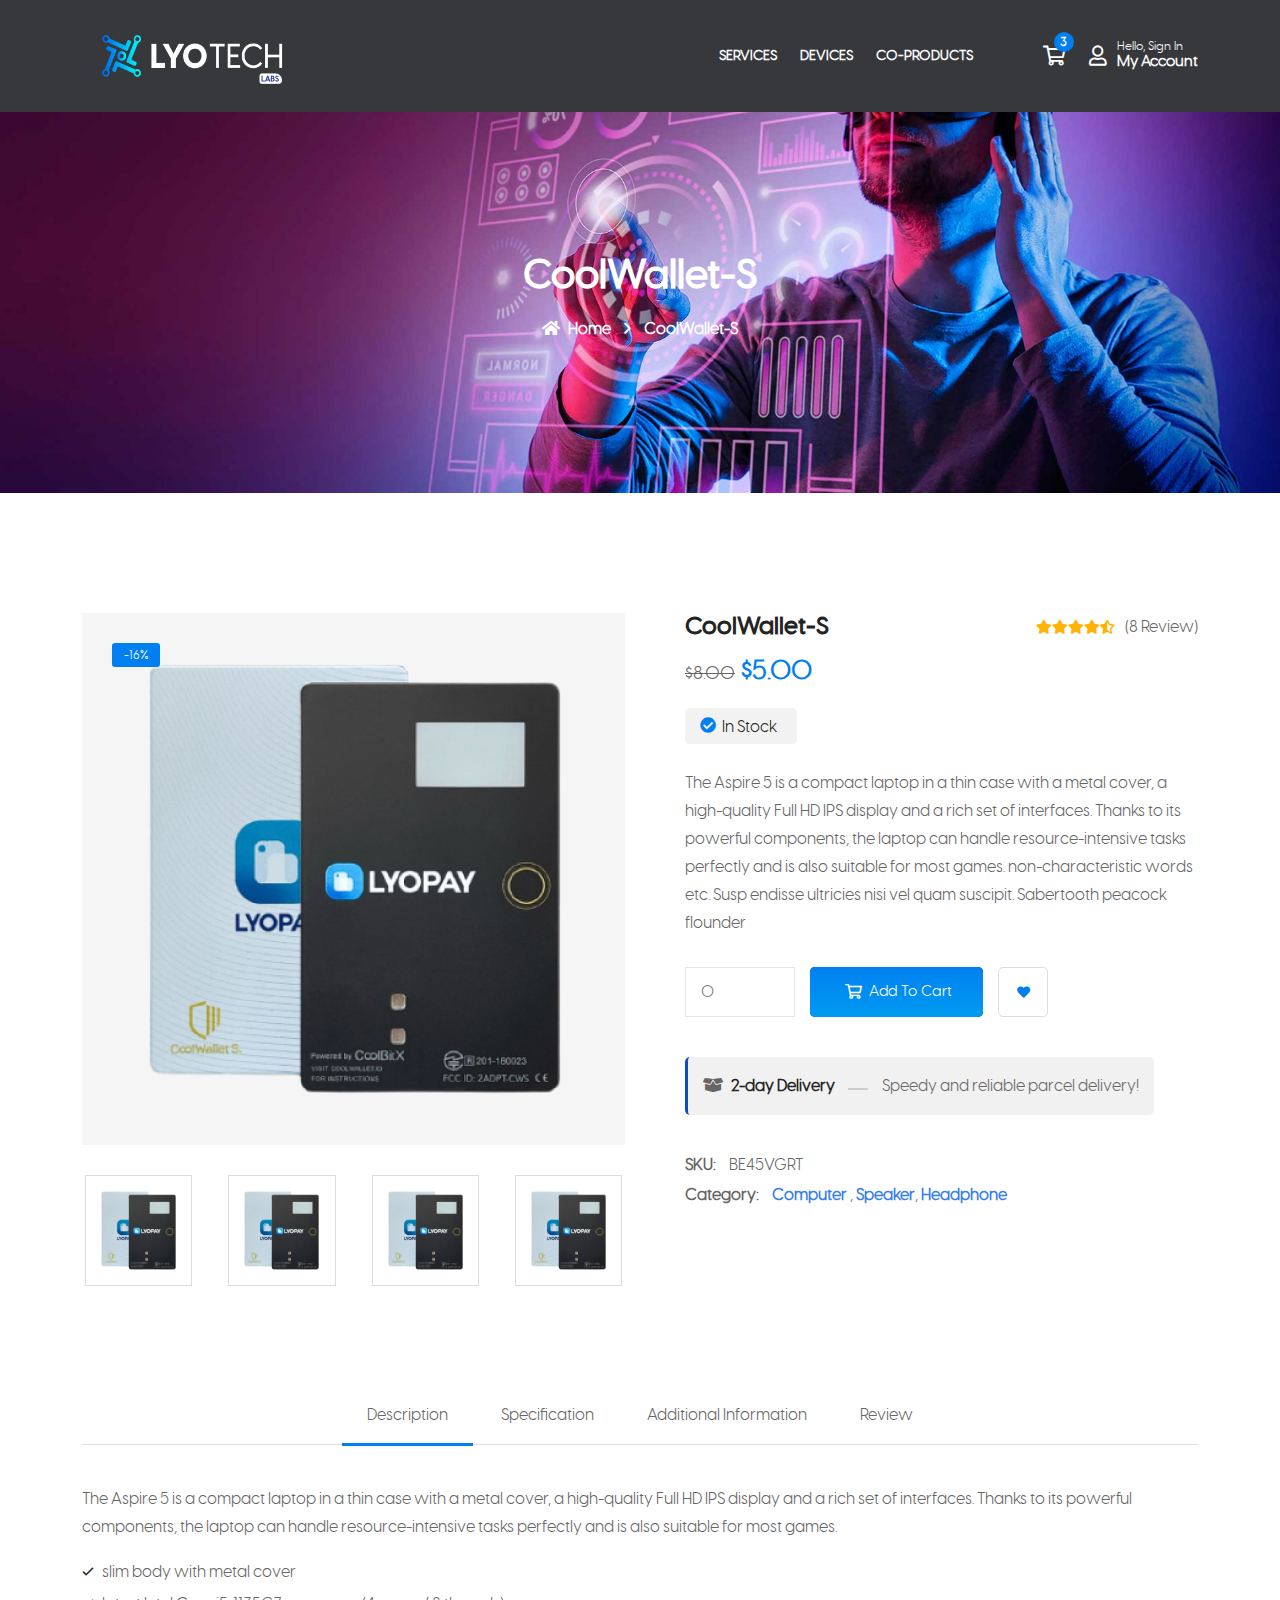
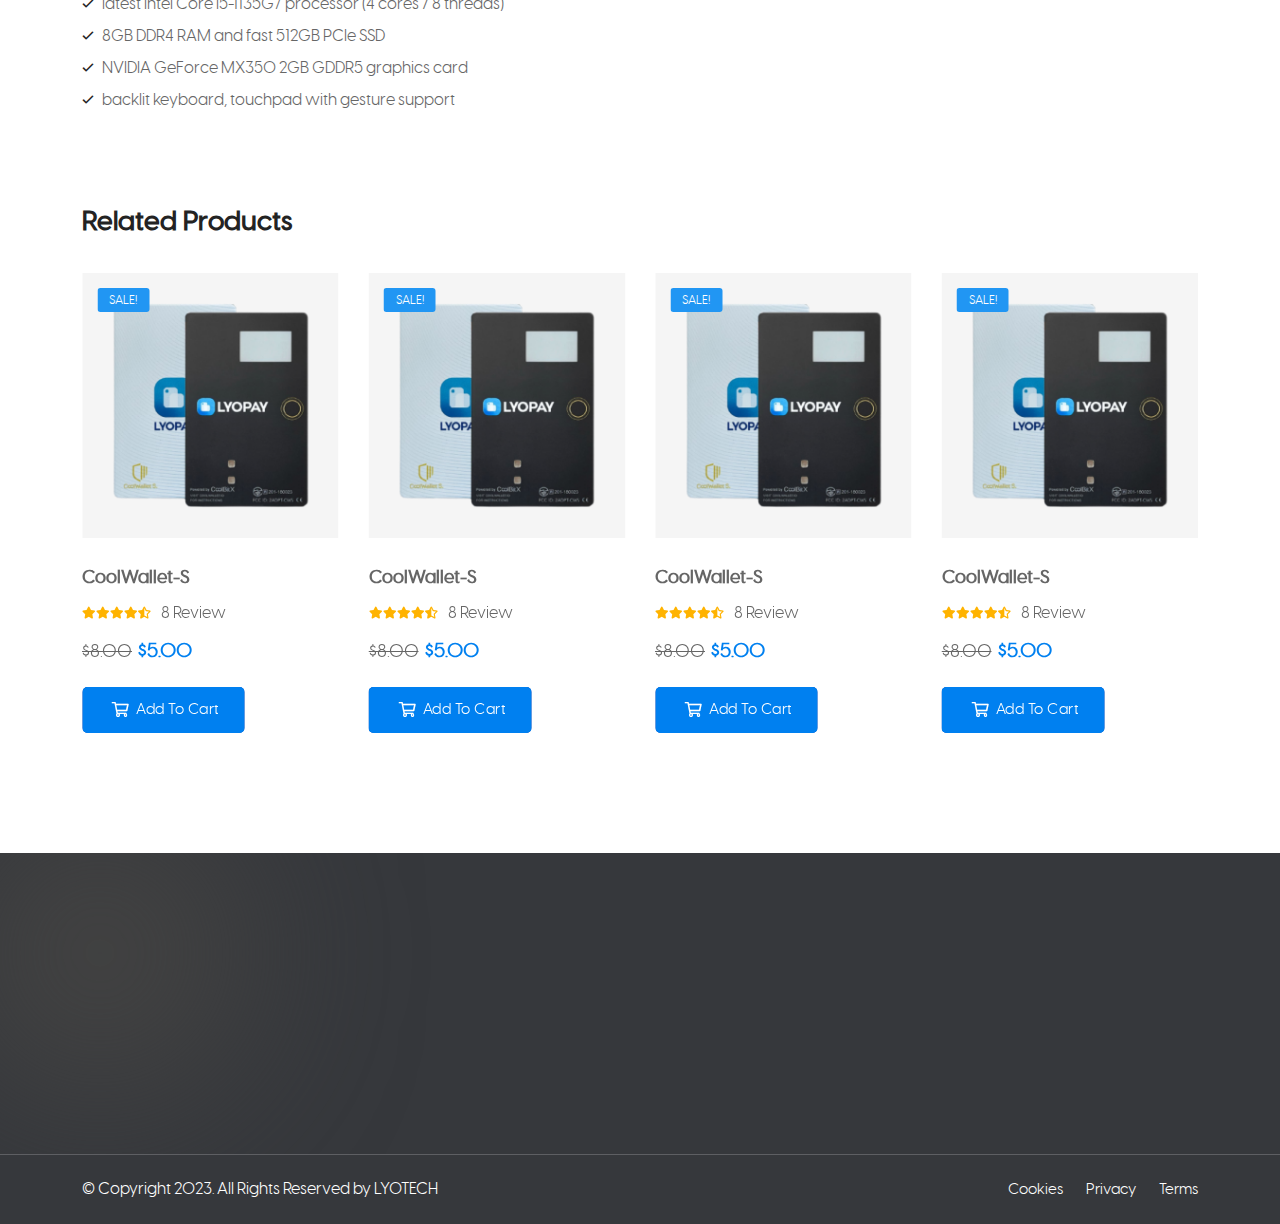
<file: shop-single.html>
<!DOCTYPE html>
<html lang="en">


<head>
    <!-- ========== Meta Tags ========== -->
    <meta charset="utf-8">
    <meta http-equiv="X-UA-Compatible" content="IE=edge">
    <meta name="viewport" content="width=device-width, initial-scale=1">
    <meta name="description" content="LYOTECH Labs - It eCommerce">

    <!-- ========== Page Title ========== -->
    <title>LYOTECH Labs</title>

    <!-- ========== Favicon Icon ========== -->
    <link rel="shortcut icon" href="assets/img/favicon.svg" type="image/x-icon">

    <!-- ========== Start Stylesheet ========== -->
    <link href="assets/css/bootstrap.min.css" rel="stylesheet" />
    <link href="assets/css/font-awesome.min.css" rel="stylesheet" />
    <link href="assets/css/themify-icons.css" rel="stylesheet" />
    <link href="assets/css/elegant-icons.css" rel="stylesheet" />
    <link href="assets/css/flaticon-set.css" rel="stylesheet" />
    <link href="assets/css/magnific-popup.css" rel="stylesheet" />
    <link href="assets/css/swiper-bundle.min.css" rel="stylesheet" />
    <link href="assets/css/animate.css" rel="stylesheet" />
    <link href="assets/css/validnavs.css" rel="stylesheet" />
    <link href="assets/css/helper.css" rel="stylesheet" />
    <link href="assets/css/shop.css" rel="stylesheet" />
    <link href="assets/css/style.css" rel="stylesheet" />
    <link href="style.css" rel="stylesheet">
    <!-- ========== End Stylesheet ========== -->

</head>

<body>

    

    <!-- Preloader Start -->
    <div class="se-pre-con"></div>
    <!-- Preloader Ends -->


    <!-- Header 
    ============================================= -->
    <header>
        <!-- Start Navigation -->
        <nav class="navbar mobile-sidenav navbar-common navbar-sticky navbar-default validnavs innerNav">

            <!-- Start Top Search -->
            <div class="top-search">
                <div class="container-xl">
                    <div class="input-group">
                        <span class="input-group-addon"><i class="fa fa-search"></i></span>
                        <input type="text" class="form-control" placeholder="Search">
                        <span class="input-group-addon close-search"><i class="fa fa-times"></i></span>
                    </div>
                </div>
            </div>
            <!-- End Top Search -->

            <div class="container d-flex justify-content-between align-items-center">            
                

                <!-- Start Header Navigation -->
                <div class="navbar-header">
                    <button type="button" class="navbar-toggle" data-toggle="collapse" data-target="#navbar-menu">
                        <i class="fa fa-bars"></i>
                    </button>
                    <a class="navbar-brand" href="index.html"><img src="assets/img/logo.png" class="logo" alt="Logo"></a>
                </div>
                <!-- End Header Navigation -->

                <!-- Main Nav -->
                <div class="main-nav-content">
                    <!-- Collect the nav links, forms, and other content for toggling -->
                    <div class="collapse navbar-collapse" id="navbar-menu">

                        <img src="assets/img/logo-main.png" alt="Logo">
                        <button type="button" class="navbar-toggle" data-toggle="collapse" data-target="#navbar-menu">
                            <i class="fa fa-times"></i>
                        </button>
                        
                        <ul class="nav navbar-nav navbar-right" data-in="fadeInDown" data-out="fadeOutUp">
                          

                            <li>
                                <a href="index.html#services">Services</a>
                            </li>

                            <li>
                                <a href="index.html#devices">Devices</a>
                            </li>


                            <li>
                                <a href="lfi.html">CO-Products</a>
                            </li>

                        </ul>
                    </div><!-- /.navbar-collapse -->

                    <div class="attr-right">
                        <!-- Start Atribute Navigation -->
                        <div class="attr-nav">
                            <ul>
                                <li class="dropdown">
                                    <a href="#" class="dropdown-toggle" data-toggle="dropdown" >
                                        <i class="far fa-shopping-cart"></i>
                                        <span class="badge">3</span>
                                    </a>
                                    <ul class="dropdown-menu cart-list">
                                        <li>
                                            <div class="thumb">
                                                <a href="shop-cart.html" class="photo">
                                                    <img src="assets/img/product/2.png" alt="Thumb">
                                                </a>
                                                <a href="shop-cart.html" class="remove-product">
                                                    <i class="fas fa-times"></i>
                                                </a>
                                            </div>
                                            <div class="info">
                                                <h6><a href="shop-cart.html">Delica omtantur </a></h6>
                                                <p>2x - <span class="price">$99.99</span></p>
                                            </div>
                                        </li>
                                        <li>
                                            <div class="thumb">
                                                <a href="shop-cart.html" class="photo">
                                                    <img src="assets/img/product/3.png" alt="Thumb">
                                                </a>
                                                <a href="shop-cart.html" class="remove-product">
                                                    <i class="fas fa-times"></i>
                                                </a>
                                            </div>
                                            <div class="info">
                                                <h6><a href="shop-cart.html">Omnes ocurreret</a></h6>
                                                <p>1x - <span class="price">$33.33</span></p>
                                            </div>
                                        </li>
                                        <li class="total">
                                            <span class="pull-right"><strong>Total</strong>: $0.00</span>
                                            <a href="shop-cart.html" class="btn btn-default btn-cart">Cart</a>
                                            <a href="shop-cart.html" class="btn btn-default btn-cart">Checkout</a>
                                        </li>
                                    </ul>
                                </li>

                                <li class="userAccount" data-bs-toggle="modal" data-bs-target="#LoginRegisterModal"
                                data-toggle="dropdown">
                                <a href="#">
                                    <i class="far fa-user"></i>
                                    <div class="UserInfoLogin">
                                        <span class="nameUser">Hello, Sign in</span>
                                        <span>My Account</span>
                                    </div>
                                </a>
                            </li>
                            </ul>
                        </div>
                        <!-- End Atribute Navigation -->
                    </div>

                    <!-- Overlay screen for menu -->
                    <div class="overlay-screen"></div>
                    <!-- End Overlay screen for menu -->

                </div>
                <!-- Main Nav -->

            </div>   
        </nav>
        <!-- End Navigation -->
    </header>
    <!-- End Header -->


     <!-- Modal Login Register Start -->
     <div class="modal fade" id="LoginRegisterModal" tabindex="-1" role="dialog" aria-labelledby="exampleModalLabel"
     aria-hidden="true">
     <div role="document" class="modal-dialog modal-dialog-centered modal-md">

         <div class="modal-content">
             <div class="modal-header bg-secondary">
                 <div class="LoginRegister-Tabs">
                     <ul class="nav nav-tabs" id="myTab" role="tablist">
                         <li class="nav-item" role="presentation">
                             <button class="nav-link active" id="Login-tab" data-bs-toggle="tab"
                                 data-bs-target="#LoginTab" type="button" role="tab" aria-controls="LoginTab"
                                 aria-selected="true">Login </button>
                         </li>
                         <li class="nav-item" role="presentation">
                             <button class="nav-link" id="register-tab" data-bs-toggle="tab"
                                 data-bs-target="#registerTab" type="button" role="tab" aria-controls="registerTab"
                                 aria-selected="false" tabindex="-1">Sign Up</button>
                         </li>
                     </ul>
                 </div>
                 <button type="button" class="btn-close" data-bs-dismiss="modal" aria-label="Close"></button>
             </div>


             <div class="modal-body">
                 <div class="tab-content" id="myTabContent">

                     <div class="tab-pane fade active show" id="LoginTab" role="tabpanel" aria-labelledby="home-tab">
                         <form autocomplete="off" class="needs-validation tab-pane fade show active ">

                             <div class="mb-3">
                                 <label for="si-email" class="form-label">Email
                                     address</label><input type="email" id="si-email"
                                     placeholder="johndoe@example.com" required="" formcontrolname="email"
                                     class="form-control ">
                                 <div class="invalid-feedback">Please provide a valid email
                                     address.</div>
                             </div>

                             <div class="mb-3"><label for="si-password" class="form-label">Password </label>
                                 <div class="password-toggle"><input id="si-password" required=""
                                         formcontrolname="password" class="form-control" type="password">
                                     <label aria-label="Show/hide password" class="password-toggle-btn">
                                         <input type="checkbox" class="password-toggle-check">
                                         <span class="password-toggle-indicator mdi-eye-off-outline"></span></label>
                                 </div>
                             </div>

                             <div class="mb-3 d-flex flex-wrap justify-content-between">
                                 <div class="form-check mb-2">
                                     <input type="checkbox" id="si-remember" class="form-check-input"><label
                                         for="si-remember" class="form-check-label">Remember me</label>
                                 </div>
                                 <a href="#" class="fs-sm">Forgot password?</a>
                             </div>

                             <button type="submit" onclick="location.href='account-user.html';"
                                 class="btn btn-theme d-block w-100">Sign
                                 in</button>
                         </form>
                     </div>



                     <div class="tab-pane fade" id="registerTab" role="tabpanel" aria-labelledby="registerTab">
                         <form novalidate="" autocomplete="off" class="needs-validation tab-pane fade show active ">
                             <div class="mb-3"><label for="su-name" class="form-label">Full
                                     name</label><input type="text" id="su-name" placeholder="John Doe" required=""
                                     formcontrolname="name" class="form-control ">
                                 <div class="invalid-feedback">Please fill in your name.</div>
                             </div>
                             <div class="mb-3"><label for="su-email">Email address</label><input type="email"
                                     id="su-email" placeholder="johndoe@example.com" required=""
                                     formcontrolname="email" class="form-control ">
                                 <div class="invalid-feedback">Please provide a valid email address.</div>
                             </div>
                             <div class="mb-3"><label for="su-password" class="form-label">Password</label>
                                 <div class="password-toggle"><input id="su-password" required=""
                                         formcontrolname="password" class="form-control " type="password"><label
                                         aria-label="Show/hide
                 password" class="password-toggle-btn"><input type="checkbox" class="password-toggle-check"><span
                                             class="password-toggle-indicator mdi-eye-off-outline"></span></label>
                                 </div>
                             </div>
                             <div class="mb-3"><label for="su-password-confirm" class="form-label">Confirm
                                     password</label>
                                 <div class="password-toggle"><input id="su-password-confirm" required=""
                                         class="form-control" type="password"><label aria-label="Show/hide
                 password" class="password-toggle-btn"><input type="checkbox" class="password-toggle-check"><span
                                             class="password-toggle-indicator mdi-eye-off-outline"></span></label>
                                 </div>
                             </div><button type="submit" class="btn btn-theme d-block w-100">Sign
                                 up</button>
                         </form><!---->
                     </div>


                 </div>
             </div>






         </div>


     </div>
 </div>

 <!-- Modal Login Register End -->

     <!-- Start Breadcrumb 
    ============================================= -->
    <div class="breadcrumb-area text-center shadow dark text-light bg-cover" style="background-image: url(assets/img/banner/30.jpg);">
        <div class="container">
            <div class="row">
                <div class="col-lg-8 offset-lg-2">
                    <h1>CoolWallet-S</h1>
                    <nav aria-label="breadcrumb">
                        <ol class="breadcrumb">
                            <li><a href="#"><i class="fas fa-home"></i> Home</a></li>
                            <li class="active">CoolWallet-S</li>
                        </ol>
                    </nav>
                </div>
            </div>
        </div>
    </div>
    <!-- End Breadcrumb -->

    <!-- Start Shop 
    ============================================= -->
    <div class="validtheme-shop-single-area default-padding">
        <div class="container">
            <div class="product-details">
                <div class="row">

                    <div class="col-lg-6">
                        <div class="product-thumb">
                            <div id="timeline-carousel" class="carousel slide" data-bs-ride="carousel">

                                <div class="carousel-inner item-box">
                                    <div class="carousel-item active product-item">
                                        <a href="assets/img/coolwallet.png" class="item popup-gallery">
                                            <img src="assets/img/coolwallet.png">
                                        </a>
                                        <span class="onsale theme">-16%</span>
                                    </div>
                                    <div class="carousel-item product-item">
                                        <a href="assets/img/coolwallet.png" class="item popup-gallery">
                                            <img src="assets/img/coolwallet.png" alt="Thumb">
                                        </a>
                                        <span class="onsale theme">-25%</span>
                                    </div>
                                    <div class="carousel-item product-item">
                                        <a href="assets/img/coolwallet.png" class="item popup-gallery">
                                            <img src="assets/img/coolwallet.png" alt="Thumb">
                                        </a>
                                        <span class="onsale theme">-33%</span>
                                    </div>
                                    <div class="carousel-item product-item">
                                        <a href="assets/img/coolwallet.png" class="item popup-gallery">
                                            <img src="assets/img/coolwallet.png" alt="Thumb">
                                        </a>
                                        <span class="onsale theme">-50%</span>
                                    </div>
                                </div>

                                 <!-- Carousel Indicators -->
                                <div class="carousel-indicators">
                                    <div class="product-gallery-carousel swiper">
                                        <!-- Additional required wrapper -->
                                        <div class="swiper-wrapper">
                                            <div class="swiper-slide">
                                                <div class="item active" data-bs-target="#timeline-carousel" data-bs-slide-to="0" aria-current="true">
                                                    <img src="assets/img/coolwallet.png" alt="">
                                                </div>
                                            </div>
                                            <div class="swiper-slide">
                                                <div class="item" data-bs-target="#timeline-carousel" data-bs-slide-to="1">
                                                    <img src="assets/img/coolwallet.png" alt="">
                                                </div>
                                            </div>
                                            <div class="swiper-slide">
                                                <div class="item" data-bs-target="#timeline-carousel" data-bs-slide-to="2">
                                                    <img src="assets/img/coolwallet.png" alt="">
                                                </div>
                                            </div>
                                            <div class="swiper-slide">
                                                <div class="item" data-bs-target="#timeline-carousel" data-bs-slide-to="3">
                                                    <img src="assets/img/coolwallet.png" alt="">
                                                </div>
                                            </div>
                                        </div>
                                    </div>
                                </div>

                                
                                <!-- End Carousel Content -->
                               
                            </div>
                        </div>
                    </div>

                    <div class="col-lg-6">
                        <div class="single-product-contents">
                            <div class="summary-top-box">
                                <h2 class="product-title">
                                    CoolWallet-S
                                </h2>
                                <div class="review-count">
                                    <div class="rating">
                                        <i class="fas fa-star"></i>
                                        <i class="fas fa-star"></i>
                                        <i class="fas fa-star"></i>
                                        <i class="fas fa-star"></i>
                                        <i class="fas fa-star-half-alt"></i>
                                    </div>
                                    <span>(8 Review)</span>
                                </div>
                            </div>
                         
                            <div class="price">
                                <span><del>$8.00</del></span>
                                <span>$5.00</span>
                            </div>
                            <div class="product-stock validthemes-in-stock">
                                <span>In Stock</span>
                            </div>
                            <p>
                                The Aspire 5 is a compact laptop in a thin case with a metal cover, a high-quality Full HD IPS display and a rich set of interfaces. Thanks to its powerful components, the laptop can handle resource-intensive tasks perfectly and is also suitable for most games. non-characteristic words etc. Susp endisse ultricies nisi vel quam suscipit. Sabertooth peacock flounder
                            </p>
                            <div class="product-purchase-list">
                                <input type="number" id="quantity" step="1" name="quantity" min="0" placeholder="0">
                                <a href="shop-cart.html" class="btn">
                                    <i class="fas fa-shopping-cart"></i>
                                    Add to cart
                                </a>
                                <div class="shop-action">
                                    <ul>
                                        <li class="wishlist">
                                            <a href="#"><span>Add to wishlist</span></a>
                                        </li>
                                      
                                    </ul>
                                </div>
                            </div>
                            <div class="product-estimate-delivary">
                                <i class="fas fa-box-open"></i>
                                <strong> 2-day Delivery</strong>
                                <span>Speedy and reliable parcel delivery!</span>
                            </div>
                            <div class="product-meta">
                                <span class="sku">
                                    <strong>SKU:</strong> BE45VGRT
                                </span>
                                <span class="posted-in">
                                    <strong>Category:</strong>
                                    <a href="#">Computer</a> ,
                                    <a href="#">Speaker</a>, 
                                    <a href="#">Headphone</a>
                                </span>
                            </div>
                        </div>
                    </div>
                </div>
            </div>

            <!-- Product Bottom Info  -->
            <div class="single-product-bottom-info">
                <div class="row">
                    <div class="col-lg-12">
                        <!-- Tab Nav -->
                        <div class="nav nav-tabs" id="nav-tab" role="tablist">
                            <button class="nav-link active" id="description-tab-control" data-bs-toggle="tab" data-bs-target="#description-tab" type="button" role="tab" aria-controls="description-tab" aria-selected="true">
                                Description
                            </button>

                            <button class="nav-link" id="specification-tab-control" data-bs-toggle="tab" data-bs-target="#specification-tab" type="button" role="tab" aria-controls="specification-tab" aria-selected="false">
                                Specification
                            </button>

                            <button class="nav-link" id="information-tab-control" data-bs-toggle="tab" data-bs-target="#information-tab" type="button" role="tab" aria-controls="information-tab" aria-selected="false">
                                Additional Information
                            </button>

                            <button class="nav-link" id="review-tab-control" data-bs-toggle="tab" data-bs-target="#review-tab" type="button" role="tab" aria-controls="review-tab" aria-selected="false">
                                Review
                            </button>

                        </div>
                        <!-- End Tab Nav -->
                        <!-- Start Tab Content -->
                        <div class="tab-content tab-content-info" id="myTabContent">

                            <!-- Tab Single -->
                            <div class="tab-pane fade show active" id="description-tab" role="tabpanel" aria-labelledby="description-tab-control">
                                <p>
                                    The Aspire 5 is a compact laptop in a thin case with a metal cover, a high-quality Full HD IPS display and a rich set of interfaces. Thanks to its powerful components, the laptop can handle resource-intensive tasks perfectly and is also suitable for most games.
                                </p>
                                <ul> 
                                    <li>slim body with metal cover</li> 
                                    <li>latest Intel Core i5-1135G7 processor (4 cores / 8 threads)</li> <li>8GB DDR4 RAM and fast 512GB PCIe SSD</li> 
                                    <li>NVIDIA GeForce MX350 2GB GDDR5 graphics card</li> 
                                    <li>backlit keyboard, touchpad with gesture support</li> 
                                </ul>
                            </div>
                            <!-- End Single -->

                            <!-- Tab Single -->
                            <div class="tab-pane fade" id="specification-tab" role="tabpanel" aria-labelledby="specification-tab-control">
                                <table class="table">
                                    <tbody>
                                      <tr>
                                        <td>Alternate names</td>
                                        <td>iPad 5</td>
                                      </tr>
                                      <tr>
                                        <td>Brand</td>
                                        <td>Apple</td>
                                      </tr>
                                      <tr>
                                        <td>Model</td>
                                        <td>iPad Air Wi-Fi + Cellular</td>
                                      </tr>
                                      <tr>
                                        <td>Release date</td>
                                        <td>September 2021</td>
                                      </tr>
                                      <tr>
                                        <td>Dimensions (mm)</td>
                                        <td>240.00 x 169.50 x 7.50</td>
                                      </tr>
                                    </tbody>
                                </table>
                            </div>
                            <!-- End Tab Single -->

                            <!-- Tab Single -->
                            <div class="tab-pane fade" id="information-tab" role="tabpanel" aria-labelledby="information-tab-control">
                                <div class="table-responsive">
                                    <table class="table table-bordered">
                                        <tbody>
                                          <tr>
                                            <td>Color</td>
                                            <td>Black, Blue, Green</td>
                                          </tr>
                                          <tr>
                                            <td>Brand</td>
                                            <td>Apple, Samsun</td>
                                          </tr>
                                        </tbody>
                                    </table>
                                </div>
                            </div>
                            <!-- End Tab Single -->

                            <!-- Tab Single -->
                            <div class="tab-pane fade" id="review-tab" role="tabpanel" aria-labelledby="review-tab-control">
                                <h4>1 review for Apple iPhone 11 64GB Yellow Fully Unlocked</h4>
                                <div class="review-items">
                                    <div class="item">
                                        <div class="thumb">
                                            <img src="assets/img/100x100.png" alt="Thumb">
                                        </div>
                                        <div class="info">
                                            <div class="rating">
                                                <i class="fas fa-star"></i>
                                                <i class="fas fa-star"></i>
                                                <i class="fas fa-star"></i>
                                                <i class="fas fa-star"></i>
                                                <i class="fas fa-star-half-alt"></i>
                                            </div>
                                            <div class="review-date">April 8, 2021</div>
                                            <div class="review-authro"><h5>Furion</h5></div>
                                            <p>
                                                Designed for simplicity and made from high quality materials. Its sleek geometry and material combinations creates a modern look.
                                            </p>
                                        </div>
                                    </div>
                                    <div class="item">
                                        <div class="thumb">
                                            <img src="assets/img/100x100.png" alt="Thumb">
                                        </div>
                                        <div class="info">
                                            <div class="rating">
                                                <i class="fas fa-star"></i>
                                                <i class="fas fa-star"></i>
                                                <i class="fas fa-star"></i>
                                                <i class="fas fa-star"></i>
                                                <i class="fas fa-star-half-alt"></i>
                                            </div>
                                            <div class="review-date">April 8, 2021</div>
                                            <div class="review-authro"><h5>Furion</h5></div>
                                            <p>
                                                Designed for simplicity and made from high quality materials. Its sleek geometry and material combinations creates a modern look.
                                            </p>
                                        </div>
                                    </div>
                                </div>
                                <div class="review-form">
                                    <h4>Add a review</h4>
                                    <div class="rating-select">
                                        <div class="stars">
                                            <span>
                                                <a class="star-1" href="#"><i class="fas fa-star"></i></a>
                                                <a class="star-2" href="#"><i class="fas fa-star"></i></a>
                                                <a class="star-3" href="#"><i class="fas fa-star"></i></a>
                                                <a class="star-4" href="#"><i class="fas fa-star"></i></a>
                                                <a class="star-5" href="#"><i class="fas fa-star"></i></a>
                                            </span>
                                        </div>
                                    </div>
                                    <form action="#" class="contact-form">
                                        <div class="row">
                                            <div class="col-lg-12">
                                                <div class="form-group comments">
                                                    <textarea class="form-control" id="comments" name="comments" placeholder="Tell Us About Project *"></textarea>
                                                </div>
                                            </div>
                                        </div>
                                        <div class="row">
                                            <div class="col-lg-6">
                                                <div class="form-group">
                                                    <input class="form-control" id="name" name="name" placeholder="Name" type="text">
                                                    <span class="alert-error"></span>
                                                </div>
                                            </div>
                                            <div class="col-lg-6">
                                                <div class="form-group">
                                                    <input class="form-control" id="email" name="email" placeholder="Email*" type="email">
                                                    <span class="alert-error"></span>
                                                </div>
                                            </div>
                                        </div>
                                        
                                        <div class="row">
                                            <div class="col-lg-12">
                                                <button type="submit" name="submit" id="submit">
                                                    Post Review
                                                </button>
                                            </div>
                                        </div>
                                        <!-- Alert Message -->
                                        <div class="col-md-12 alert-notification">
                                            <div id="message" class="alert-msg"></div>
                                        </div>
                                    </form>
                                </div>
                            </div>
                            <!-- End Tab Single -->

                        </div>
                        <!-- End Tab Content -->
                    </div>
                </div>
            </div>
            <!-- End Product Bottom Info  -->

            <!-- Related Product  -->
            <div class="related-products carousel-shadow">
                <div class="row">
                    <div class="col-md-12">
                        <h3>Related Products</h3>
                        <div class="vt-products related-product-carousel swiper">
                            <!-- Additional required wrapper -->
                            <div class="swiper-wrapper">
                                <!-- Single product -->
                                <div class="swiper-slide">
                                    <div class="product">
                                        <div class="product-contents">
                                            <div class="product-image">
                                                <span class="onsale">Sale!</span>
                                                <a href="#">
                                                    <img src="assets/img/coolwallet.png" alt="Product">
                                                </a>
                                                <div class="shop-action">
                                                    <ul>
                                                        <li class="wishlist">
                                                            <a href="#"><span>Add to wishlist</span></a>
                                                        </li>
                                                        <li class="compare">
                                                            <a href="#"><span>Compare</span></a>
                                                        </li>
                                                        <li class="quick-view">
                                                            <a href="#"><span>Quick view</span></a>
                                                        </li>
                                                    </ul>
                                                </div>
                                            </div>
                                            <div class="product-caption">
                                            
                                                <h4 class="product-title">
                                                    <a href="#">CoolWallet-S</a>
                                                </h4>
                                                <div class="review-count">
                                                    <div class="rating">
                                                        <i class="fas fa-star"></i>
                                                        <i class="fas fa-star"></i>
                                                        <i class="fas fa-star"></i>
                                                        <i class="fas fa-star"></i>
                                                        <i class="fas fa-star-half-alt"></i>
                                                    </div>
                                                    <span>8 Review</span>
                                                </div>
                                                <div class="price">
                                                    <span><del>$8.00</del></span>
                                                    <span>$5.00</span>
                                                </div>
                                                <a href="#" class="btn">
                                                    <i class="fas fa-shopping-cart"></i>
                                                    <span>Add to cart</span>
                                                </a>
                                            </div>
                                        </div>
                                    </div>
                                </div>
                                <!-- Single product -->
                                <!-- Single product -->
                                <div class="swiper-slide">
                                    <div class="product">
                                        <div class="product-contents">
                                            <div class="product-image">
                                                <span class="onsale">Sale!</span>
                                                <a href="#">
                                                    <img src="assets/img/coolwallet.png" alt="Product">
                                                </a>
                                                <div class="shop-action">
                                                    <ul>
                                                        <li class="wishlist">
                                                            <a href="#"><span>Add to wishlist</span></a>
                                                        </li>
                                                        <li class="compare">
                                                            <a href="#"><span>Compare</span></a>
                                                        </li>
                                                        <li class="quick-view">
                                                            <a href="#"><span>Quick view</span></a>
                                                        </li>
                                                    </ul>
                                                </div>
                                            </div>
                                            <div class="product-caption">
                                            
                                                <h4 class="product-title">
                                                    <a href="#">CoolWallet-S</a>
                                                </h4>
                                                <div class="review-count">
                                                    <div class="rating">
                                                        <i class="fas fa-star"></i>
                                                        <i class="fas fa-star"></i>
                                                        <i class="fas fa-star"></i>
                                                        <i class="fas fa-star"></i>
                                                        <i class="fas fa-star-half-alt"></i>
                                                    </div>
                                                    <span>8 Review</span>
                                                </div>
                                                <div class="price">
                                                    <span><del>$8.00</del></span>
                                                    <span>$5.00</span>
                                                </div>
                                                <a href="#" class="btn">
                                                    <i class="fas fa-shopping-cart"></i>
                                                    <span>Add to cart</span>
                                                </a>
                                            </div>
                                        </div>
                                    </div>
                                </div>
                                <!-- Single product -->
                                <!-- Single product -->
                                <div class="swiper-slide">
                                    <div class="product">
                                        <div class="product-contents">
                                            <div class="product-image">
                                                <span class="onsale">Sale!</span>
                                                <a href="#">
                                                    <img src="assets/img/coolwallet.png" alt="Product">
                                                </a>
                                                <div class="shop-action">
                                                    <ul>
                                                        <li class="wishlist">
                                                            <a href="#"><span>Add to wishlist</span></a>
                                                        </li>
                                                        <li class="compare">
                                                            <a href="#"><span>Compare</span></a>
                                                        </li>
                                                        <li class="quick-view">
                                                            <a href="#"><span>Quick view</span></a>
                                                        </li>
                                                    </ul>
                                                </div>
                                            </div>
                                            <div class="product-caption">
                                            
                                                <h4 class="product-title">
                                                    <a href="#">CoolWallet-S</a>
                                                </h4>
                                                <div class="review-count">
                                                    <div class="rating">
                                                        <i class="fas fa-star"></i>
                                                        <i class="fas fa-star"></i>
                                                        <i class="fas fa-star"></i>
                                                        <i class="fas fa-star"></i>
                                                        <i class="fas fa-star-half-alt"></i>
                                                    </div>
                                                    <span>8 Review</span>
                                                </div>
                                                <div class="price">
                                                    <span><del>$8.00</del></span>
                                                    <span>$5.00</span>
                                                </div>
                                                <a href="#" class="btn">
                                                    <i class="fas fa-shopping-cart"></i>
                                                    <span>Add to cart</span>
                                                </a>
                                            </div>
                                        </div>
                                    </div>
                                </div>
                                <!-- Single product -->

                            </div>
                            
                        </div>
                    </div>
                </div>
            </div>
            <!-- End Related Product  -->
        </div>
    </div>
    <!-- End Shop -->




    <!-- Start Footer 
    ============================================= -->
    <footer class="bg-dark text-light">
       <div class="container wow fadeInUp" data-in="fadeInDown" data-out="fadeOutUp">
            <div class="f-items default-padding">
                <div class="row">
                    <div class="col-lg-12 col-md-12 item">
                        <div class="f-item about">
                            <img class="logo" src="assets/img/footer-logo.png" alt="Logo">
                            <div class="address text-center">
                                <ul>
                                    <li>
                                        LYOTECH LABS ELECTRONICS TRADING L.L.C <br>
                                        Building name: WHP2-BLOCK-T COMMERCIAL <br>
                                       Area: Saih Shuaib 3, Dubai, UAE
                                    </li>
                                    <li>
                                        <div class="icon">
                                            <i class="fas fa-envelope-open-text"></i>
                                        </div>
                                        <div class="content">
                                            <strong>Email:</strong>
                                          <a href="mailto:info@lyotechlabs.com" target="_blank">info@lyotechlabs.com</a>
                                        </div>
                                    </li>
                              
                                </ul>
                            </div>


                        </div>
                    </div>
                 
               
                </div>
            </div>
        </div>
        <!-- Start Footer Bottom -->
        <div class="footer-bottom">
            <div class="container">
                <div class="footer-bottom-box">
                    <div class="row">
                        <div class="col-lg-6">
                            <p>&copy; Copyright 2023. All Rights Reserved by <a href="#">LYOTECH</a></p>
                        </div>
                        <div class="col-lg-6 text-right">
                            <ul>
                                <li>
                                    <a href="cookies.html">Cookies</a>
                                </li>
                                <li>
                                    <a href="privacy.html">Privacy</a>
                                </li>
                                <li>
                                    <a href="terms.html">Terms</a>
                                </li>
                            </ul>
                        </div>
                    </div>
                </div>
            </div>
        </div>
        <!-- End Footer Bottom -->
    </footer>
    <!-- End Footer -->
    
    <!-- jQuery Frameworks
    ============================================= -->
    <script src="assets/js/jquery-3.6.0.min.js"></script>
    <script src="assets/js/bootstrap.bundle.min.js"></script>
    <script src="assets/js/jquery.appear.js"></script>
    <script src="assets/js/jquery.easing.min.js"></script>
    <script src="assets/js/jquery.magnific-popup.min.js"></script>
    <script src="assets/js/modernizr.custom.13711.js"></script>
    <script src="assets/js/swiper-bundle.min.js"></script>
    <script src="assets/js/wow.min.js"></script>
    <script src="assets/js/progress-bar.min.js"></script>
    <script src="assets/js/circle-progress.js"></script>
    <script src="assets/js/isotope.pkgd.min.js"></script>
    <script src="assets/js/imagesloaded.pkgd.min.js"></script>
    <script src="assets/js/jquery.nice-select.min.js"></script>
    <script src="assets/js/count-to.js"></script>
    <script src="assets/js/jquery.scrolla.min.js"></script>
    <script src="assets/js/YTPlayer.min.js"></script>
    <script src="assets/js/TweenMax.min.js"></script>
    <script src="assets/js/validnavs.js"></script>
    <script src="assets/js/main.js"></script>

</body>

</html>
</file>
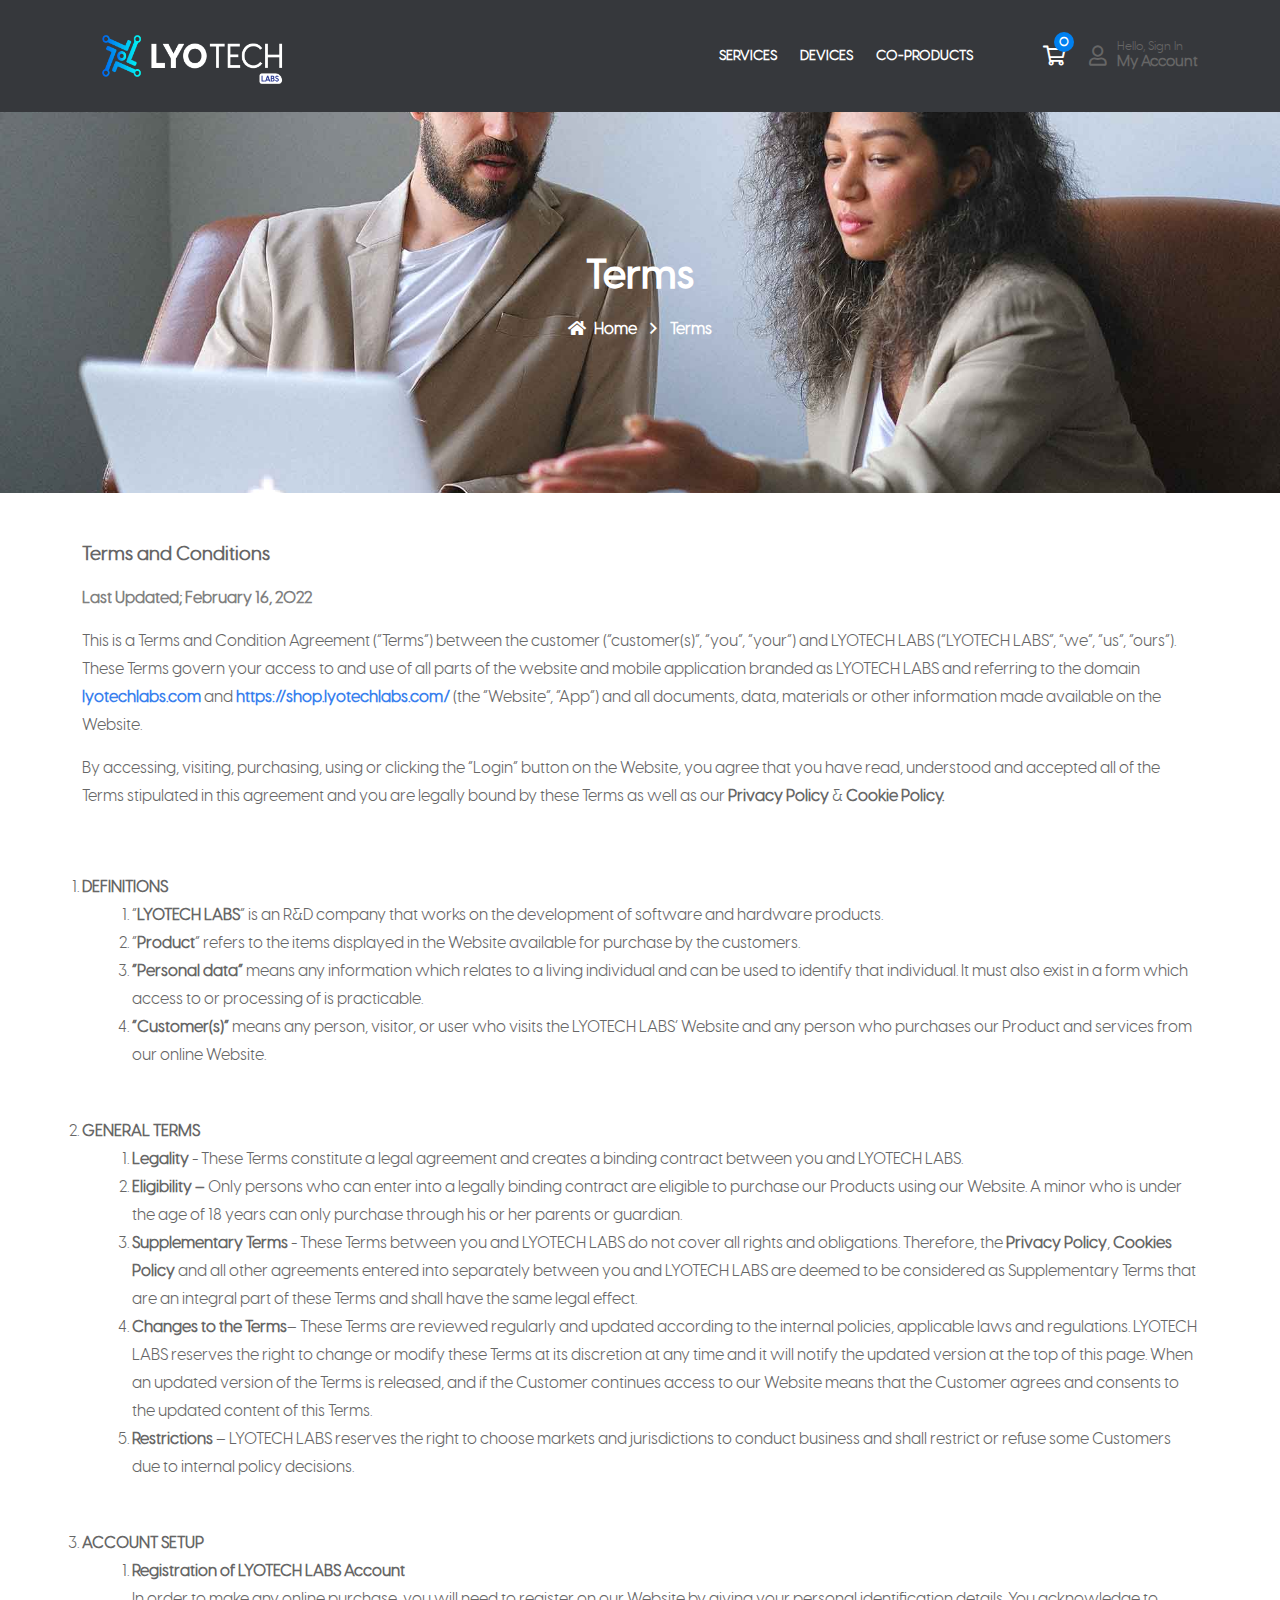
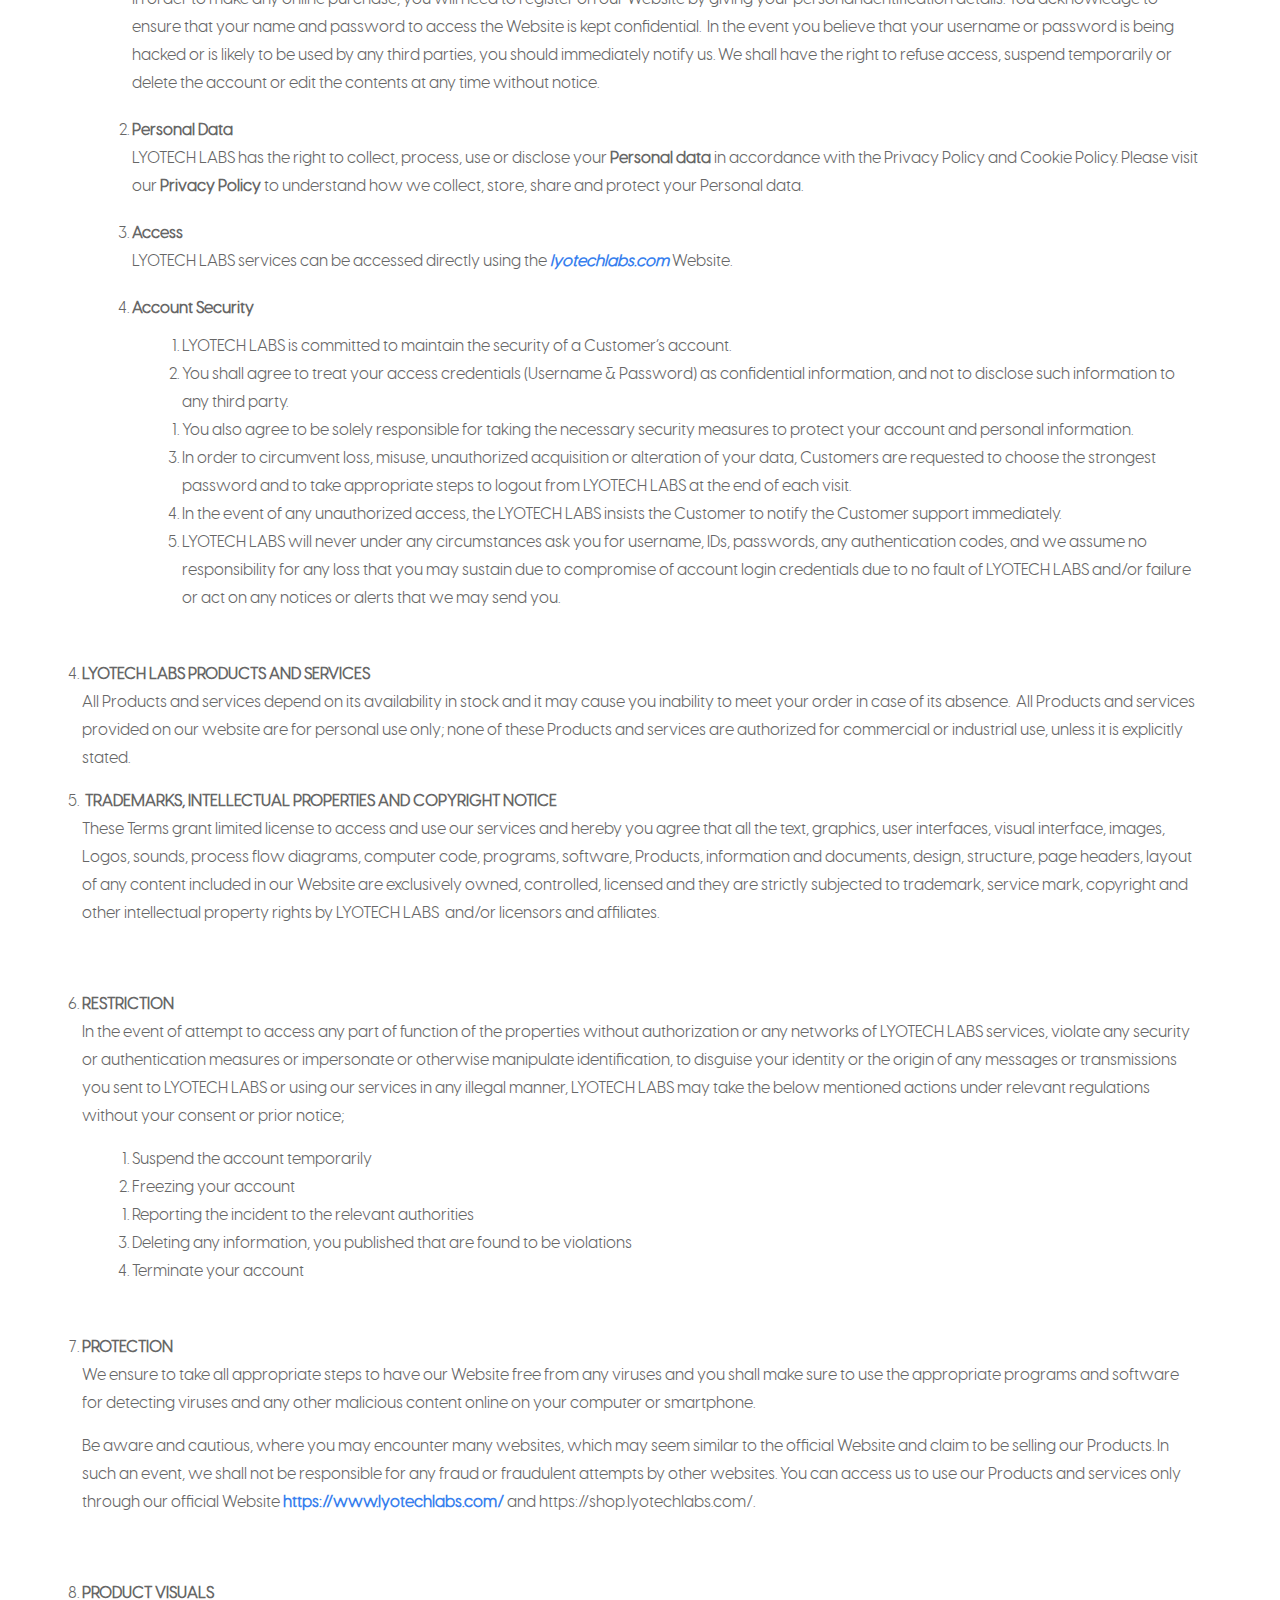
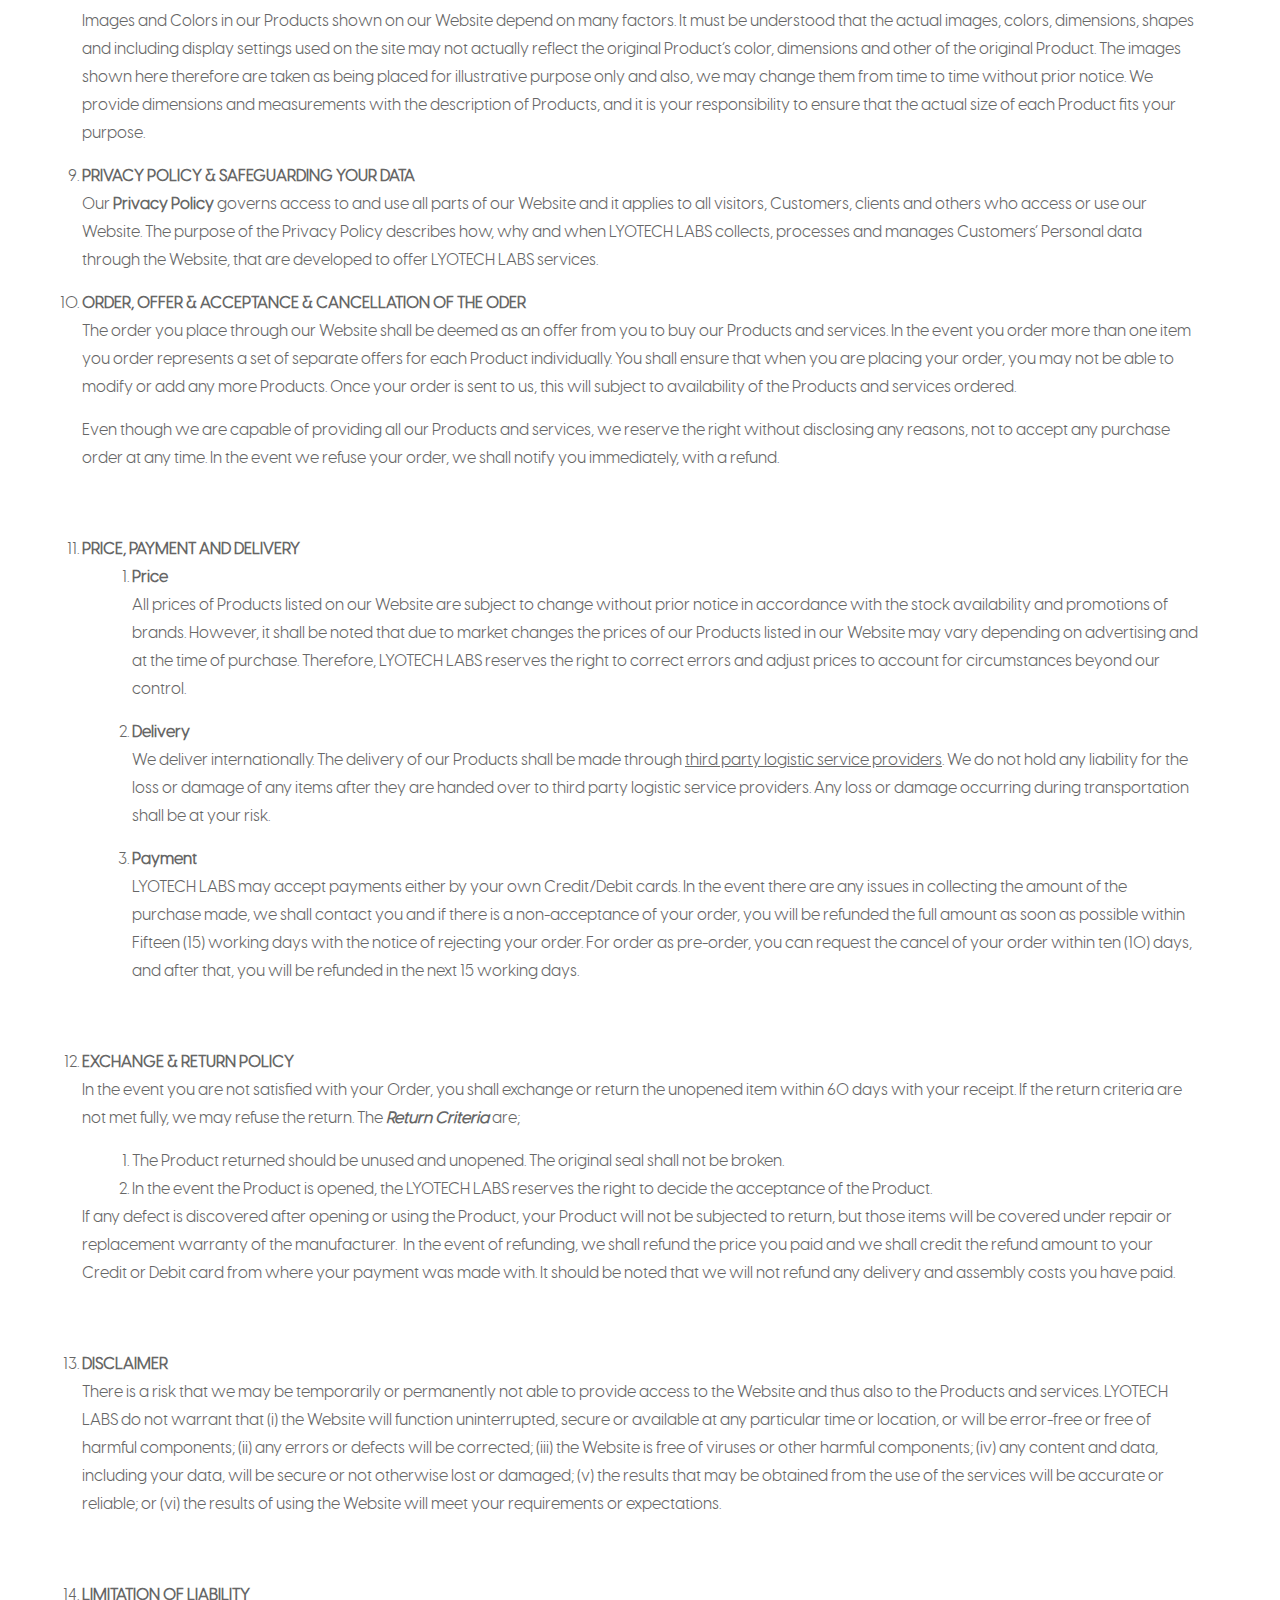
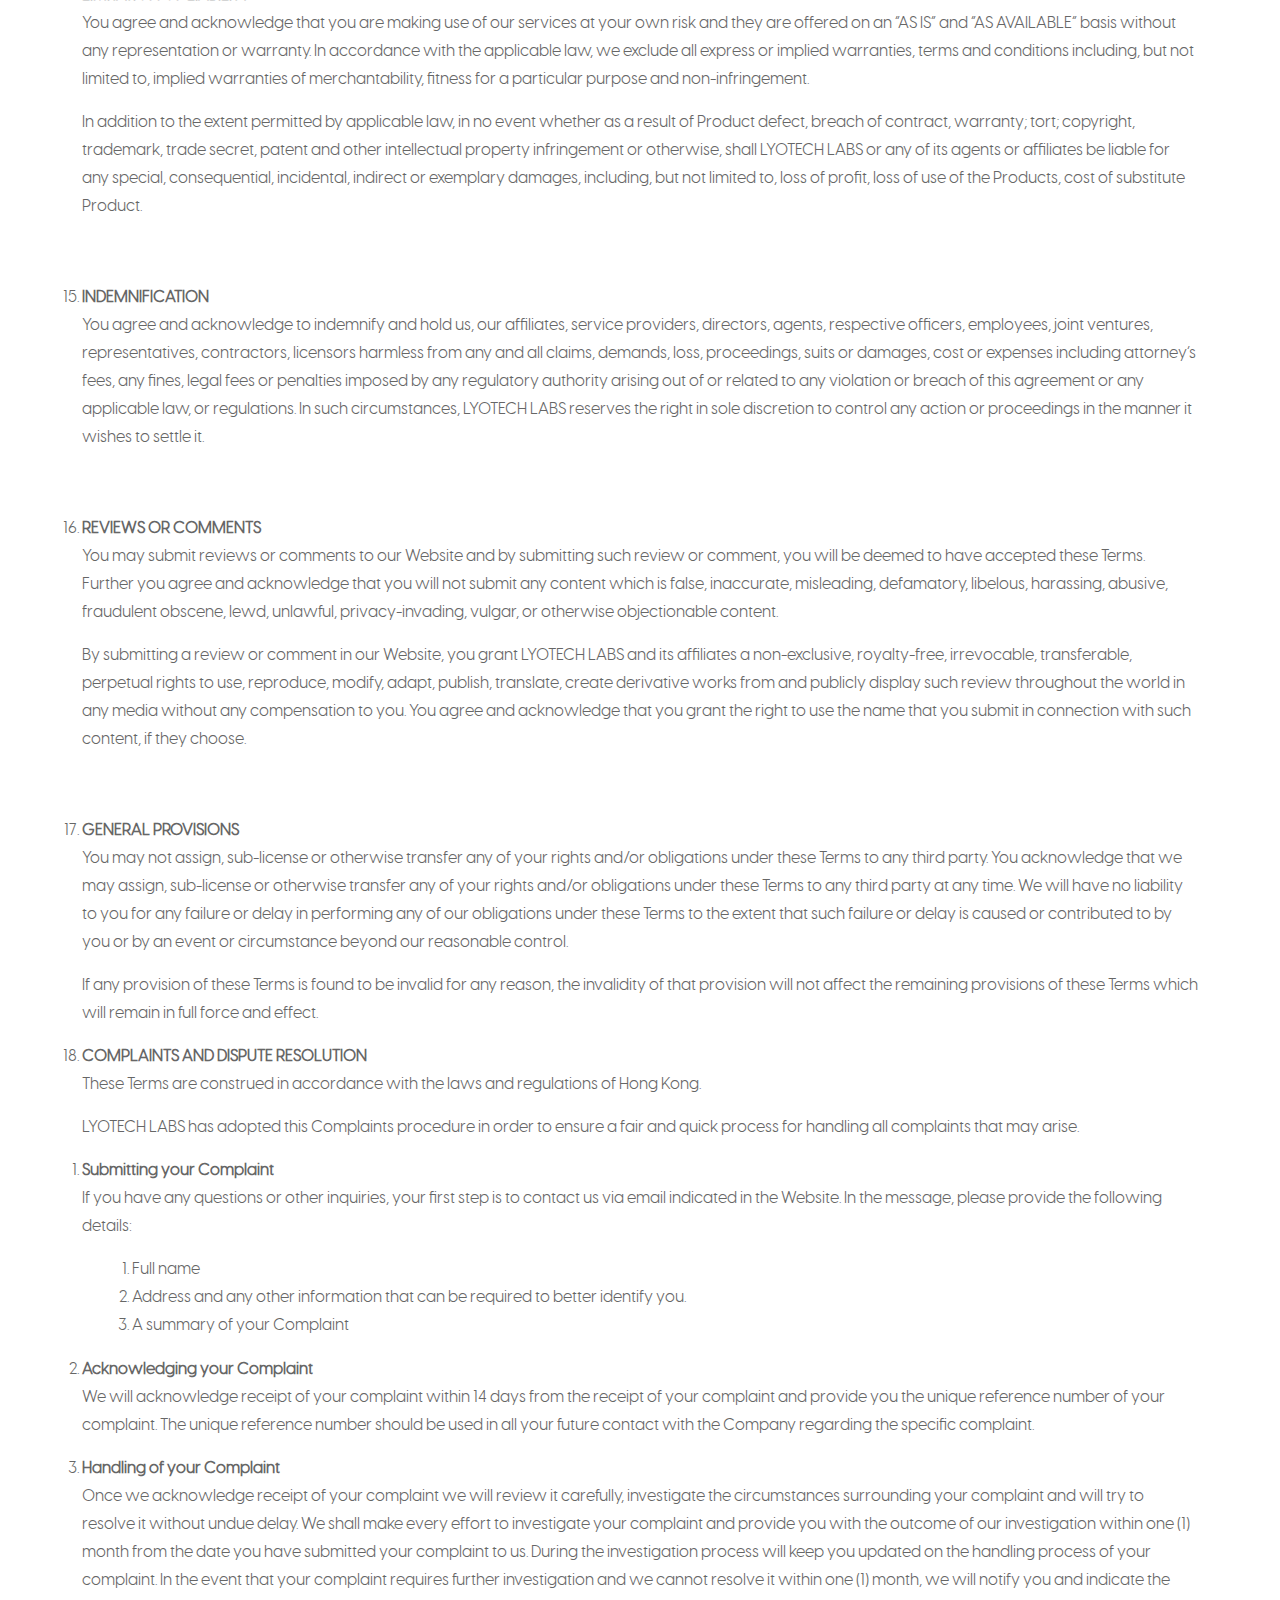
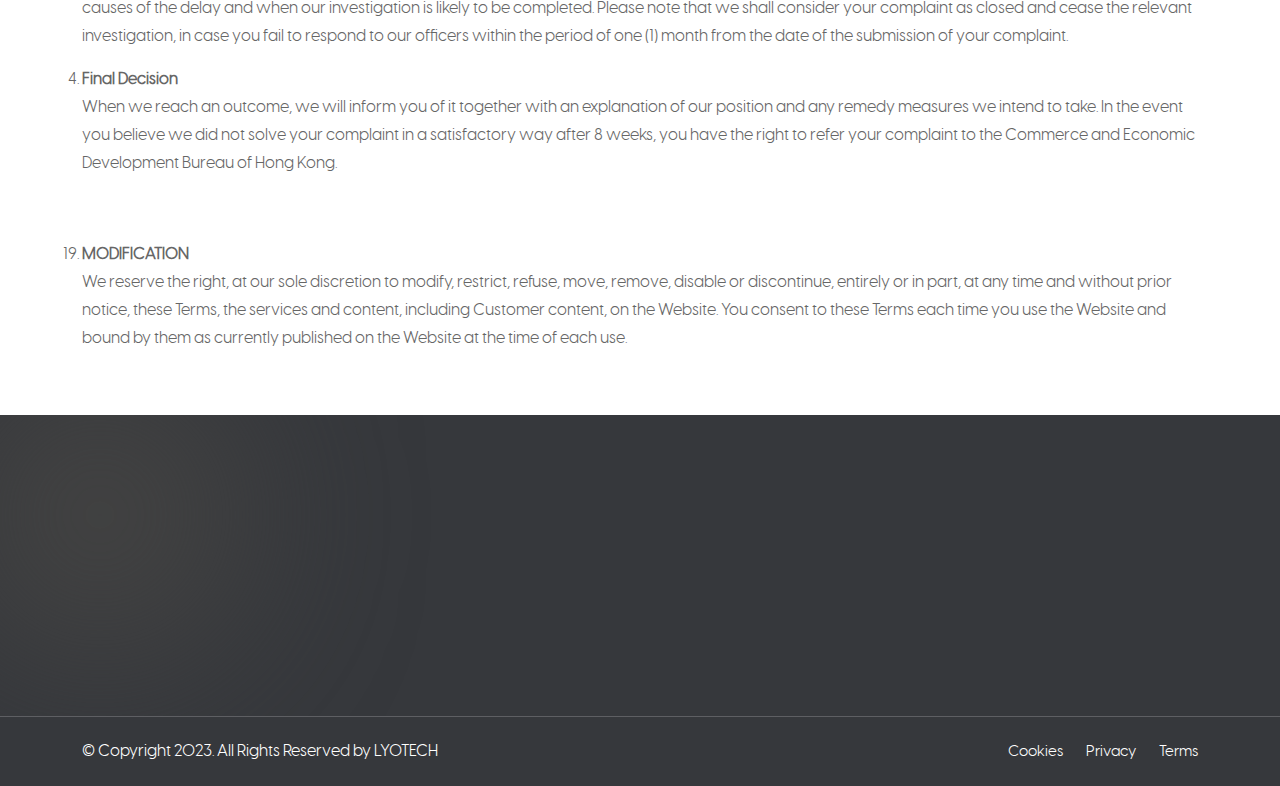
<file: terms.html>
<!DOCTYPE html>
<html lang="en">


<head>
    <!-- ========== Meta Tags ========== -->
    <meta charset="utf-8">
    <meta http-equiv="X-UA-Compatible" content="IE=edge">
    <meta name="viewport" content="width=device-width, initial-scale=1">
    <meta name="description" content="LYOTECH Labs - It eCommerce">

    <!-- ========== Page Title ========== -->
    <title>LYOTECH Labs</title>

    <!-- ========== Favicon Icon ========== -->
    <link rel="shortcut icon" href="assets/img/favicon.svg" type="image/x-icon">

    <!-- ========== Start Stylesheet ========== -->
    <link href="assets/css/bootstrap.min.css" rel="stylesheet" />
    <link href="assets/css/font-awesome.min.css" rel="stylesheet" />
    <link href="assets/css/themify-icons.css" rel="stylesheet" />
    <link href="assets/css/elegant-icons.css" rel="stylesheet" />
    <link href="assets/css/flaticon-set.css" rel="stylesheet" />
    <link href="assets/css/magnific-popup.css" rel="stylesheet" />
    <link href="assets/css/swiper-bundle.min.css" rel="stylesheet" />
    <link href="assets/css/animate.css" rel="stylesheet" />
    <link href="assets/css/validnavs.css" rel="stylesheet" />
    <link href="assets/css/helper.css" rel="stylesheet" />
    <link href="assets/css/shop.css" rel="stylesheet" />
    <link href="assets/css/style.css" rel="stylesheet" />
    <link href="style.css" rel="stylesheet">
    <!-- ========== End Stylesheet ========== -->


</head>

<body>

    <style>
        .termsWrap ul li,.termsWrap ol li{
                list-style: auto !important;          
        }
    </style>
    <!-- Preloader Start -->
    <div class="se-pre-con"></div>
    <!-- Preloader Ends -->


    <!-- Header 
    ============================================= -->
    <header>
        <!-- Start Navigation -->
        <nav class="navbar mobile-sidenav navbar-common navbar-sticky navbar-default validnavs innerNav">

            <!-- Start Top Search -->
            <div class="top-search">
                <div class="container-xl">
                    <div class="input-group">
                        <span class="input-group-addon"><i class="fa fa-search"></i></span>
                        <input type="text" class="form-control" placeholder="Search">
                        <span class="input-group-addon close-search"><i class="fa fa-times"></i></span>
                    </div>
                </div>
            </div>
            <!-- End Top Search -->

            <div class="container d-flex justify-content-between align-items-center">


                <!-- Start Header Navigation -->
                <div class="navbar-header">
                    <button type="button" class="navbar-toggle" data-toggle="collapse" data-target="#navbar-menu">
                        <i class="fa fa-bars"></i>
                    </button>
                    <a class="navbar-brand" href="index.html"><img src="assets/img/logo.png" class="logo"
                            alt="Logo"></a>
                </div>
                <!-- End Header Navigation -->

                  <!-- Main Nav -->
                  <div class="main-nav-content">
                    <!-- Collect the nav links, forms, and other content for toggling -->
                    <div class="collapse navbar-collapse" id="navbar-menu">

                        <img src="assets/img/logo-main.png" alt="Logo">
                        <button type="button" class="navbar-toggle" data-toggle="collapse" data-target="#navbar-menu">
                            <i class="fa fa-times"></i>
                        </button>

                        <ul class="nav navbar-nav navbar-right" data-in="fadeInDown" data-out="fadeOutUp">
                          

                            <li>
                                <a href="index.html#services">Services</a>
                            </li>

                            <li>
                                <a href="index.html#devices">Devices</a>
                            </li>

                            <li>
                                <a href="lfi.html">CO-Products</a>
                            </li>

                        </ul>
                    </div><!-- /.navbar-collapse -->

                    <div class="attr-right">
                        <!-- Start Atribute Navigation -->
                        <div class="attr-nav">
                            <ul>
                                <li class="dropdown">
                                    <a   data-toggle="tooltip" data-placement="top" data-bs-original-title="Coming Soon" class="dropdown-toggle" data-toggle="dropdown">
                                        <i class="far fa-shopping-cart"></i>
                                        <span class="badge">0</span>
                                    </a>

                                  

                                    <!-- <a href="#" class="dropdown-toggle" data-toggle="dropdown">
                                        <i class="far fa-shopping-cart"></i>
                                        <span class="badge">3</span>
                                    </a> -->
                                    <!-- <ul class="dropdown-menu cart-list fadeOutUp" style="display: none; opacity: 1;">
                                        <li>
                                            <div class="thumb">
                                                <a href="shop-cart.html" class="photo">
                                                    <img src="assets/img/product/2.png" alt="Thumb">
                                                </a>
                                                <a href="shop-cart.html" class="remove-product">
                                                    <i class="fas fa-times"></i>
                                                </a>
                                            </div>
                                            <div class="info">
                                                <h6><a href="shop-cart.html">Delica omtantur </a></h6>
                                                <p>2x - <span class="price">$99.99</span></p>
                                            </div>
                                        </li>
                                    </ul> -->
                                </li>

                                <!-- <li class="userAccount" data-bs-toggle="modal" data-bs-target="#LoginRegisterModal"
                                    data-toggle="dropdown"> -->

                                <li class="userAccount">
                                    <a data-toggle="tooltip" data-placement="top" data-bs-original-title="Coming Soon">
                                        <i class="far fa-user"></i>
                                        <div class="UserInfoLogin">
                                            <span class="nameUser">Hello, Sign in</span>
                                            <span>My Account</span>
                                        </div>
                                    </a>
                                </li>

                            </ul>
                        </div>
                        <!-- End Atribute Navigation -->
                    </div>

                    <!-- Overlay screen for menu -->
                    <div class="overlay-screen"></div>
                    <!-- End Overlay screen for menu -->

                </div>
                <!-- Main Nav -->

            </div>
        </nav>
        <!-- End Navigation -->
    </header>
    <!-- End Header -->


    <!-- Modal Login Register Start -->
    <div class="modal fade" id="LoginRegisterModal" tabindex="-1" role="dialog" aria-labelledby="exampleModalLabel"
        aria-hidden="true">
        <div role="document" class="modal-dialog modal-dialog-centered modal-md">

            <div class="modal-content">
                <div class="modal-header bg-secondary">
                    <div class="LoginRegister-Tabs">
                        <ul class="nav nav-tabs" id="myTab" role="tablist">
                            <li class="nav-item" role="presentation">
                                <button class="nav-link active" id="Login-tab" data-bs-toggle="tab"
                                    data-bs-target="#LoginTab" type="button" role="tab" aria-controls="LoginTab"
                                    aria-selected="true">Login </button>
                            </li>
                            <li class="nav-item" role="presentation">
                                <button class="nav-link" id="register-tab" data-bs-toggle="tab"
                                    data-bs-target="#registerTab" type="button" role="tab" aria-controls="registerTab"
                                    aria-selected="false" tabindex="-1">Sign Up</button>
                            </li>
                        </ul>
                    </div>
                    <button type="button" class="btn-close" data-bs-dismiss="modal" aria-label="Close"></button>
                </div>


                <div class="modal-body">
                    <div class="tab-content" id="myTabContent">

                        <div class="tab-pane fade active show" id="LoginTab" role="tabpanel" aria-labelledby="home-tab">
                            <form autocomplete="off" class="needs-validation tab-pane fade show active ">

                                <div class="mb-3">
                                    <label for="si-email" class="form-label">Email
                                        address</label><input type="email" id="si-email"
                                        placeholder="johndoe@example.com" required="" formcontrolname="email"
                                        class="form-control ">
                                    <div class="invalid-feedback">Please provide a valid email
                                        address.</div>
                                </div>

                                <div class="mb-3"><label for="si-password" class="form-label">Password </label>
                                    <div class="password-toggle"><input id="si-password" required=""
                                            formcontrolname="password" class="form-control" type="password">
                                        <label aria-label="Show/hide password" class="password-toggle-btn">
                                            <input type="checkbox" class="password-toggle-check">
                                            <span class="password-toggle-indicator mdi-eye-off-outline"></span></label>
                                    </div>
                                </div>

                                <div class="mb-3 d-flex flex-wrap justify-content-between">
                                    <div class="form-check mb-2">
                                        <input type="checkbox" id="si-remember" class="form-check-input"><label
                                            for="si-remember" class="form-check-label">Remember me</label>
                                    </div>
                                    <a href="#" class="fs-sm">Forgot password?</a>
                                </div>

                                <button type="submit" onclick="location.href='account-user.html';"
                                    class="btn btn-theme d-block w-100">Sign
                                    in</button>
                            </form>
                        </div>



                        <div class="tab-pane fade" id="registerTab" role="tabpanel" aria-labelledby="registerTab">
                            <form novalidate="" autocomplete="off" class="needs-validation tab-pane fade show active ">
                                <div class="mb-3"><label for="su-name" class="form-label">Full
                                        name</label><input type="text" id="su-name" placeholder="John Doe" required=""
                                        formcontrolname="name" class="form-control ">
                                    <div class="invalid-feedback">Please fill in your name.</div>
                                </div>
                                <div class="mb-3"><label for="su-email">Email address</label><input type="email"
                                        id="su-email" placeholder="johndoe@example.com" required=""
                                        formcontrolname="email" class="form-control ">
                                    <div class="invalid-feedback">Please provide a valid email address.</div>
                                </div>
                                <div class="mb-3"><label for="su-password" class="form-label">Password</label>
                                    <div class="password-toggle"><input id="su-password" required=""
                                            formcontrolname="password" class="form-control " type="password"><label
                                            aria-label="Show/hide
                 password" class="password-toggle-btn"><input type="checkbox" class="password-toggle-check"><span
                                                class="password-toggle-indicator mdi-eye-off-outline"></span></label>
                                    </div>
                                </div>
                                <div class="mb-3"><label for="su-password-confirm" class="form-label">Confirm
                                        password</label>
                                    <div class="password-toggle"><input id="su-password-confirm" required=""
                                            class="form-control" type="password"><label aria-label="Show/hide
                 password" class="password-toggle-btn"><input type="checkbox" class="password-toggle-check"><span
                                                class="password-toggle-indicator mdi-eye-off-outline"></span></label>
                                    </div>
                                </div><button type="submit" class="btn btn-theme d-block w-100">Sign
                                    up</button>
                            </form><!---->
                        </div>


                    </div>
                </div>






            </div>


        </div>
    </div>

    <!-- Modal Login Register End -->

    <!-- Start Breadcrumb 
    ============================================= -->
    <div class="breadcrumb-area text-center shadow dark text-light bg-cover"
        style="background-image: url(assets/img/banner/26.jpg);">
        <div class="container">
            <div class="row">
                <div class="col-lg-8 offset-lg-2">
                    <h1>Terms</h1>
                    <nav aria-label="breadcrumb">
                        <ol class="breadcrumb">
                            <li><a href="#"><i class="fas fa-home"></i> Home</a></li>
                            <li class="active">Terms</li>
                        </ol>
                    </nav>
                </div>
            </div>
        </div>
    </div>
    <!-- End Breadcrumb -->

    <!-- Start Cookies 
    ============================================= -->
    <div class="container pt-5 pb-5 termsWrap">
        <div class="row">
            <div class="col-md-12 col-md-12 ">
                <p><strong><span style="font-size: 19px;">Terms and Conditions</span></strong></p>
                <p><strong><span style="color: gray;">Last Updated; February 16, 2022</span></strong></p>
                <p>
                    This is a Terms and Condition Agreement (“Terms”)
                    between the customer (“customer(s)”, “you”,
                    “your”) and LYOTECH LABS (“LYOTECH LABS”,
                    “we”, “us”, “ours”). These Terms
                    govern your access to and use of all parts of the website and mobile
                    application branded as LYOTECH LABS and referring to the domain
                    <a href="https://www.lyotechlabs.com/">lyotechlabs.com</a> and
                    <a href="https://shop.lyotechlabs.com/">https://shop.lyotechlabs.com/</a>
                    (the “Website”, “App”) and all documents,
                    data, materials or other information made available on the Website.
                </p>
                <p>
                    By accessing, visiting, purchasing, using or clicking the
                    “Login” button on the Website, you agree that you have
                    read, understood and accepted all of the Terms stipulated in this
                    agreement and you are legally bound by these Terms as well as our
                    <strong>Privacy Policy</strong> &amp;
                    <strong>Cookie Policy.</strong>
                </p>
                <ol>
                    <li class="pt-5"><strong>DEFINITIONS </strong></li>
                    <ol style="
    margin-left: 50px;
">
                        <li>
                            “<strong>LYOTECH LABS</strong>” is an R&amp;D
                            company that works on the development of software and hardware
                            products.
                        </li>
                        <li>
                            “<strong>Product</strong>” refers to the items
                            displayed in the Website available for purchase by the
                            customers.
                        </li>
                        <li><strong>“Personal data” </strong>means any
                            information which relates to a living individual and can be used
                            to identify that individual. It must also exist in a form which
                            access to or processing of is practicable.
                        </li>
                        <li><strong>“Customer(s)” </strong>means any person,
                            visitor, or user who visits the LYOTECH LABS’ Website and
                            any person who purchases our Product and services from our
                            online Website.
                        </li>
                    </ol>
                    <li class="pt-5"><strong>GENERAL TERMS </strong></li>
                    <ol style="
    margin-left: 50px;
">
                        <li><strong>Legality</strong> - These Terms constitute a legal
                            agreement and creates a binding contract between you and LYOTECH
                            LABS.
                        </li>
                        <li><strong>Eligibility – </strong>Only persons who can enter
                            into a legally binding contract are eligible to purchase our
                            Products using our Website. A minor who is under the age of 18
                            years can only purchase through his or her parents or guardian.
                        </li>
                        <li><strong>Supplementary Terms</strong> - These Terms between you
                            and LYOTECH LABS do not cover all rights and obligations.
                            Therefore, the <strong>Privacy Policy</strong>,
                            <strong>Cookies Policy</strong> and all other agreements entered
                            into separately between you and LYOTECH LABS are deemed to be
                            considered as Supplementary Terms that are an integral part of
                            these Terms and shall have the same legal effect.
                        </li>
                        <li><strong>Changes to the Terms</strong>– These Terms are
                            reviewed regularly and updated according to the internal
                            policies, applicable laws and regulations. LYOTECH LABS reserves
                            the right to change or modify these Terms at its discretion at
                            any time and it will notify the updated version at the top of
                            this page. When an updated version of the Terms is released, and
                            if the Customer continues access to our Website means that the
                            Customer agrees and consents to the updated content of this
                            Terms.
                        </li>
                        <li><strong>Restrictions</strong> – LYOTECH LABS reserves the
                            right to choose markets and jurisdictions to conduct business
                            and shall restrict or refuse some Customers due to internal
                            policy decisions.
                        </li>
                    </ol>
                    <li class="pt-5"><strong>ACCOUNT SETUP </strong></li>
                    <ol type="a" style="
    margin-left: 50px;
">
                        <li><strong>Registration of LYOTECH LABS Account </strong></li>
                        <p>
                            In order to make any online purchase, you will need to register
                            on our Website by giving your personal identification details.
                            You acknowledge to ensure that your name and password to access
                            the Website is kept confidential.&nbsp; In the event you believe
                            that your username or password is being hacked or is likely to
                            be used by any third parties, you should immediately notify us.
                            We shall have the right to refuse access, suspend temporarily or
                            delete the account or edit the contents at any time without
                            notice.
                        </p>
                        <li class="pt-1"><strong>Personal Data </strong></li>
                        <p>
                            LYOTECH LABS has the right to collect, process, use or disclose
                            your
                            <strong>Personal data</strong> in accordance with the Privacy
                            Policy and Cookie Policy. Please visit our
                            <strong>Privacy Policy</strong> to understand how we collect,
                            store, share and protect your Personal data.
                        </p>
                        <li class="pt-1"><strong>Access </strong></li>
                        <p>
                            LYOTECH LABS services can be accessed directly using the
                            <a href="https://www.lyotechlabs.com/"><strong><em>lyotechlabs.com</em></strong></a>
                            Website.
                        </p>
                        <li class="pt-1"><strong>Account Security </strong></li>
                        <ol type="i" style="
    margin-left: 50px;
    margin-top: 10px;
">
                            <li>
                                LYOTECH LABS is committed to maintain the security of a
                                Customer’s account.
                            </li>
                            <li>
                                You shall agree to treat your access credentials (Username
                                &amp; Password) as confidential information, and not to
                                disclose such information to any third party.
                            </li>
                            <ul>
                                <li>
                                    You also agree to be solely responsible for taking the
                                    necessary security measures to protect your account and
                                    personal information.
                                </li>
                            </ul>
                            <li>
                                In order to circumvent loss, misuse, unauthorized acquisition
                                or alteration of your data, Customers are requested to choose
                                the strongest password and to take appropriate steps to logout
                                from LYOTECH LABS at the end of each visit.
                            </li>
                            <li>
                                In the event of any unauthorized access, the LYOTECH LABS
                                insists the Customer to notify the Customer support
                                immediately.
                            </li>
                            <li>
                                LYOTECH LABS will never under any circumstances ask you for
                                username, IDs, passwords, any authentication codes, and we
                                assume no responsibility for any loss that you may sustain due
                                to compromise of account login credentials due to no fault of
                                LYOTECH LABS and/or failure or act on any notices or alerts
                                that we may send you.
                            </li>
                        </ol>
                    </ol>
                    <li class="pt-5"><strong>LYOTECH LABS PRODUCTS AND SERVICES</strong></li>
                    <p>
                        All Products and services depend on its availability in stock and
                        it may cause you inability to meet your order in case of its
                        absence.&nbsp; All Products and services provided on our website
                        are for personal use only; none of these Products and services are
                        authorized for commercial or industrial use, unless it is
                        explicitly stated.
                    </p>
                    <li>
                        &nbsp;<strong>TRADEMARKS, INTELLECTUAL PROPERTIES AND COPYRIGHT NOTICE
                        </strong></li>
                    <p>
                        These Terms grant limited license to access and use our services
                        and hereby you agree that all the text, graphics, user interfaces,
                        visual interface, images, Logos, sounds, process flow diagrams,
                        computer code, programs, software, Products, information and
                        documents, design, structure, page headers, layout of any content
                        included in our Website are exclusively owned, controlled,
                        licensed and they are strictly subjected to trademark, service
                        mark, copyright and other intellectual property rights by LYOTECH
                        LABS&nbsp; and/or licensors and affiliates.
                    </p>
                    <li class="pt-5"><strong>RESTRICTION </strong></li>
                    <p>
                        In the event of attempt to access any part of function of the
                        properties without authorization or any networks of LYOTECH LABS
                        services, violate any security or authentication measures or
                        impersonate or otherwise manipulate identification, to disguise
                        your identity or the origin of any messages or transmissions you
                        sent to LYOTECH LABS or using our services in any illegal manner,
                        LYOTECH LABS may take the below mentioned actions under relevant
                        regulations without your consent or prior notice;
                    </p>
                    <ol type="i" style="
    margin-left: 50px;
">
                        <li>Suspend the account temporarily</li>
                        <li>Freezing your account</li>
                        <ul>
                            <li>Reporting the incident to the relevant authorities</li>
                        </ul>
                        <li>
                            Deleting any information, you published that are found to be
                            violations
                        </li>
                        <li>Terminate your account</li>
                    </ol>
                    <li class="pt-5"><strong>PROTECTION </strong></li>
                    <p>
                        We ensure to take all appropriate steps to have our Website free
                        from any viruses and you shall make sure to use the appropriate
                        programs and software for detecting viruses and any other
                        malicious content online on your computer or smartphone.
                    </p>
                    <p>
                        Be aware and cautious, where you may encounter many websites,
                        which may seem similar to the official Website and claim to be
                        selling our Products. In such an event, we shall not be
                        responsible for any fraud or fraudulent attempts by other
                        websites. You can access us to use our Products and services only
                        through our official Website
                        <a href="https://www.lyotechlabs.com/">https://www.lyotechlabs.com/</a>
                        and https://shop.lyotechlabs.com/.
                    </p>
                    <li class="pt-5"><strong>PRODUCT VISUALS </strong></li>
                    <p>
                        Images and Colors in our Products shown on our Website depend on
                        many factors. It must be understood that the actual images,
                        colors, dimensions, shapes and including display settings used on
                        the site may not actually reflect the original Product’s
                        color, dimensions and other of the original Product. The images
                        shown here therefore are taken as being placed for illustrative
                        purpose only and also, we may change them from time to time
                        without prior notice. We provide dimensions and measurements with
                        the description of Products, and it is your responsibility to
                        ensure that the actual size of each Product fits your purpose.
                    </p>
                    <li><strong>PRIVACY POLICY &amp; SAFEGUARDING YOUR DATA</strong></li>
                    <p>
                        Our <strong>Privacy Policy</strong> governs access to and use all
                        parts of our Website and it applies to all visitors, Customers,
                        clients and others who access or use our Website. The purpose of
                        the Privacy Policy describes how, why and when LYOTECH LABS
                        collects, processes and manages Customers’ Personal data
                        through the Website, that are developed to offer LYOTECH LABS
                        services.
                    </p>
                    <li><strong>ORDER, OFFER &amp; ACCEPTANCE &amp; CANCELLATION OF THE
                            ODER</strong></li>
                    <p>
                        The order you place through our Website shall be deemed as an
                        offer from you to buy our Products and services. In the event you
                        order more than one item you order represents a set of separate
                        offers for each Product individually. You shall ensure that when
                        you are placing your order, you may not be able to modify or add
                        any more Products. Once your order is sent to us, this will
                        subject to availability of the Products and services ordered.
                    </p>
                    <p>
                        Even though we are capable of providing all our Products and
                        services, we reserve the right without disclosing any reasons, not
                        to accept any purchase order at any time. In the event we refuse
                        your order, we shall notify you immediately, with a refund.&nbsp;
                    </p>
                    <li class="pt-5"><strong>PRICE, PAYMENT AND DELIVERY</strong></li>
                    <ol type="a" style="
    margin-left: 50px;
">
                        <li><strong>Price </strong></li>
                        <p>
                            All prices of Products listed on our Website are subject to
                            change without prior notice in accordance with the stock
                            availability and promotions of brands. However, it shall be
                            noted that due to market changes the prices of our Products
                            listed in our Website may vary depending on advertising and at
                            the time of purchase. Therefore, LYOTECH LABS reserves the right
                            to correct errors and adjust prices to account for circumstances
                            beyond our control.
                        </p>
                        <li><strong>Delivery </strong></li>
                        <p>
                            We deliver internationally. The delivery of our Products shall
                            be made through <u>third party logistic service providers</u>.
                            We do not hold any liability for the loss or damage of any items
                            after they are handed over to third party logistic service
                            providers. Any loss or damage occurring during transportation
                            shall be at your risk.
                        </p>
                        <li><strong>Payment </strong></li>
                        <p>
                            LYOTECH LABS may accept payments either by your own Credit/Debit
                            cards. In the event there are any issues in collecting the
                            amount of the purchase made, we shall contact you and if there
                            is a non-acceptance of your order, you will be refunded the full
                            amount as soon as possible within Fifteen (15) working days with
                            the notice of rejecting your order. For order as pre-order, you
                            can request the cancel of your order within ten (10) days, and
                            after that, you will be refunded in the next 15 working days.
                        </p>
                    </ol>
                    <li class="pt-5"><strong>EXCHANGE &amp; RETURN POLICY </strong></li>
                    <p>
                        In the event you are not satisfied with your Order, you shall
                        exchange or return the unopened item within 60 days with your
                        receipt. If the return criteria are not met fully, we may refuse
                        the return. The <strong><em>Return Criteria</em></strong> are;
                    </p>
                    <ol type="a" style="
    margin-left: 50px;
">
                        <li>
                            The Product returned should be unused and unopened. The original
                            seal shall not be broken.
                        </li>
                        <li>
                            In the event the Product is opened, the LYOTECH LABS reserves
                            the right to decide the acceptance of the Product.&nbsp;
                        </li>
                    </ol>
                    <p>
                        If any defect is discovered after opening or using the Product,
                        your Product will not be subjected to return, but those items will
                        be covered under repair or replacement warranty of the
                        manufacturer.&nbsp; In the event of refunding, we shall refund the
                        price you paid and we shall credit the refund amount to your
                        Credit or Debit card from where your payment was made with. It
                        should be noted that we will not refund any delivery and assembly
                        costs you have paid.
                    </p>
                    <li class="pt-5"><strong>DISCLAIMER </strong></li>
                    <p>
                        There is a risk that we may be temporarily or permanently not able
                        to provide access to the Website and thus also to the Products and
                        services. LYOTECH LABS do not warrant that (i) the Website will
                        function uninterrupted, secure or available at any particular time
                        or location, or will be error-free or free of harmful components;
                        (ii) any errors or defects will be corrected; (iii) the Website is
                        free of viruses or other harmful components; (iv) any content and
                        data, including your data, will be secure or not otherwise lost or
                        damaged; (v) the results that may be obtained from the use of the
                        services will be accurate or reliable; or (vi) the results of
                        using the Website will meet your requirements or expectations.
                    </p>
                    <li class="pt-5"><strong>LIMITATION OF LIABILITY</strong></li>
                    <p>
                        You agree and acknowledge that you are making use of our services
                        at your own risk and they are offered on an “AS IS”
                        and “AS AVAILABLE” basis without any representation or
                        warranty. In accordance with the applicable law, we exclude all
                        express or implied warranties, terms and conditions including, but
                        not limited to, implied warranties of merchantability, fitness for
                        a particular purpose and non-infringement.
                    </p>
                    <p>
                        In addition to the extent permitted by applicable law, in no event
                        whether as a result of Product defect, breach of contract,
                        warranty; tort; copyright, trademark, trade secret, patent and
                        other intellectual property infringement or otherwise, shall
                        LYOTECH LABS or any of its agents or affiliates be liable for any
                        special, consequential, incidental, indirect or exemplary damages,
                        including, but not limited to, loss of profit, loss of use of the
                        Products, cost of substitute Product.
                    </p>
                    <li class="pt-5"><strong>INDEMNIFICATION </strong></li>
                    <p>
                        You agree and acknowledge to indemnify and hold us, our
                        affiliates, service providers, directors, agents, respective
                        officers, employees, joint ventures, representatives, contractors,
                        licensors harmless from any and all claims, demands, loss,
                        proceedings, suits or damages, cost or expenses including
                        attorney’s fees, any fines, legal fees or penalties imposed
                        by any regulatory authority arising out of or related to any
                        violation or breach of this agreement or any applicable law, or
                        regulations. In such circumstances, LYOTECH LABS reserves the
                        right in sole discretion to control any action or proceedings in
                        the manner it wishes to settle it.
                    </p>
                    <li class="pt-5"><strong>REVIEWS OR COMMENTS</strong></li>
                    <p>
                        You may submit reviews or comments to our Website and by
                        submitting such review or comment, you will be deemed to have
                        accepted these Terms. Further you agree and acknowledge that you
                        will not submit any content which is false, inaccurate,
                        misleading, defamatory, libelous, harassing, abusive, fraudulent
                        obscene, lewd, unlawful, privacy-invading, vulgar, or otherwise
                        objectionable content.
                    </p>
                    <p>
                        By submitting a review or comment in our Website, you grant
                        LYOTECH LABS and its affiliates a non-exclusive, royalty-free,
                        irrevocable, transferable, perpetual rights to use, reproduce,
                        modify, adapt, publish, translate, create derivative works from
                        and publicly display such review throughout the world in any media
                        without any compensation to you. You agree and acknowledge that
                        you grant the right to use the name that you submit in connection
                        with such content, if they choose.&nbsp;
                    </p>
                    <li class="pt-5"><strong>GENERAL PROVISIONS</strong></li>
                    <p>
                        You may not assign, sub-license or otherwise transfer any of your
                        rights and/or obligations under these Terms to any third party.
                        You acknowledge that we may assign, sub-license or otherwise
                        transfer any of your rights and/or obligations under these Terms
                        to any third party at any time. We will have no liability to you
                        for any failure or delay in performing any of our obligations
                        under these Terms to the extent that such failure or delay is
                        caused or contributed to by you or by an event or circumstance
                        beyond our reasonable control.
                    </p>
                    <p>
                        If any provision of these Terms is found to be invalid for any
                        reason, the invalidity of that provision will not affect the
                        remaining provisions of these Terms which will remain in full
                        force and effect.
                    </p>
                    <li><strong>COMPLAINTS </strong><strong>AND DISPUTE RESOLUTION</strong></li>
                    <p>
                        These Terms are construed in accordance with the laws and
                        regulations of Hong Kong.
                    </p>
                    <p>
                        LYOTECH LABS has adopted this Complaints procedure in order to
                        ensure a fair and quick process for handling all complaints that
                        may arise.
                    </p>
                    <ol type="1">
                        <li><strong>Submitting your Complaint</strong></li>
                        <p>
                            If you have any questions or other inquiries, your first step is
                            to contact us via email indicated in the Website. In the
                            message, please provide the following details:
                        </p>
                        <ol type="i" style="
    margin-left: 50px;
">
                            <li>Full name</li>
                            <li>
                                Address and any other information that can be required to
                                better identify you.
                            </li>
                            <li>A summary of your Complaint</li>
                        </ol>
                        <li class="pt-3"><strong>Acknowledging your Complaint</strong></li>
                        <p>
                            We will acknowledge receipt of your complaint within 14 days
                            from the receipt of your complaint and provide you the unique
                            reference number of your complaint. The unique reference number
                            should be used in all your future contact with the Company
                            regarding the specific complaint.
                        </p>
                        <li><strong>Handling of your Complaint</strong></li>
                        <p>
                            Once we acknowledge receipt of your complaint we will review it
                            carefully, investigate the circumstances surrounding your
                            complaint and will try to resolve it without undue delay. We
                            shall make every effort to investigate your complaint and
                            provide you with the outcome of our investigation within one (1)
                            month from the date you have submitted your complaint to us.
                            During the investigation process will keep you updated on the
                            handling process of your complaint. In the event that your
                            complaint requires further investigation and we cannot resolve
                            it within one (1) month, we will notify you and indicate the
                            causes of the delay and when our investigation is likely to be
                            completed. Please note that we shall consider your complaint as
                            closed and cease the relevant investigation, in case you fail to
                            respond to our officers within the period of one (1) month from
                            the date of the submission of your complaint.
                        </p>
                        <li><strong>Final Decision</strong></li>
                        <p>
                            When we reach an outcome, we will inform you of it together with
                            an explanation of our position and any remedy measures we intend
                            to take. In the event you believe we did not solve your
                            complaint in a satisfactory way after 8 weeks, you have the
                            right to refer your complaint to the Commerce and Economic
                            Development Bureau of Hong Kong.
                        </p>
                    </ol>
                    <li type="1" class="pt-5"><strong>MODIFICATION </strong></li>
                    <p>
                        We reserve the right, at our sole discretion to modify, restrict,
                        refuse, move, remove, disable or discontinue, entirely or in part,
                        at any time and without prior notice, these Terms, the services
                        and content, including Customer content, on the Website. You
                        consent to these Terms each time you use the Website and bound by
                        them as currently published on the Website at the time of each
                        use.
                    </p>
                </ol>
            </div>
        </div>
    </div>
    <!-- End Shop -->

    <!-- Start Footer 
    ============================================= -->
    <footer class="bg-dark text-light">
        <div class="container wow fadeInUp" data-in="fadeInDown" data-out="fadeOutUp">
            <div class="f-items default-padding">
                <div class="row">
                    <div class="col-lg-12 col-md-12 item">
                        <div class="f-item about">
                            <img class="logo" src="assets/img/footer-logo.png" alt="Logo">
                            <div class="address text-center">
                                <ul>
                                    <li>
                                        LYOTECH LABS ELECTRONICS TRADING L.L.C <br>
                                        Building name: WHP2-BLOCK-T COMMERCIAL <br>
                                       Area: Saih Shuaib 3, Dubai, UAE
                                    </li>
                                    <li>
                                        <div class="icon">
                                            <i class="fas fa-envelope-open-text"></i>
                                        </div>
                                        <div class="content">
                                            <strong>Email:</strong>
                                          <a href="mailto:info@lyotechlabs.com" target="_blank">info@lyotechlabs.com</a>
                                        </div>
                                    </li>
                              
                                </ul>
                            </div>


                        </div>
                    </div>
                 
               
                </div>
            </div>
        </div>
        <!-- Start Footer Bottom -->
        <div class="footer-bottom">
            <div class="container">
                <div class="footer-bottom-box">
                    <div class="row">
                        <div class="col-lg-6">
                            <p>&copy; Copyright 2023. All Rights Reserved by <a href="#">LYOTECH</a></p>
                        </div>
                        <div class="col-lg-6 text-right">
                            <ul>
                                <li>
                                    <a href="cookies.html">Cookies</a>
                                </li>
                                <li>
                                    <a href="privacy.html">Privacy</a>
                                </li>
                                <li>
                                    <a href="terms.html">Terms</a>
                                </li>
                            </ul>
                        </div>
                    </div>
                </div>
            </div>
        </div>
        <!-- End Footer Bottom -->
    </footer>
    <!-- End Footer -->

    <!-- jQuery Frameworks
    ============================================= -->
    <script src="assets/js/jquery-3.6.0.min.js"></script>
    <script src="assets/js/bootstrap.bundle.min.js"></script>
    <script src="assets/js/jquery.appear.js"></script>
    <script src="assets/js/jquery.easing.min.js"></script>
    <script src="assets/js/jquery.magnific-popup.min.js"></script>
    <script src="assets/js/modernizr.custom.13711.js"></script>
    <script src="assets/js/swiper-bundle.min.js"></script>
    <script src="assets/js/wow.min.js"></script>
    <script src="assets/js/progress-bar.min.js"></script>
    <script src="assets/js/circle-progress.js"></script>
    <script src="assets/js/isotope.pkgd.min.js"></script>
    <script src="assets/js/imagesloaded.pkgd.min.js"></script>
    <script src="assets/js/jquery.nice-select.min.js"></script>
    <script src="assets/js/count-to.js"></script>
    <script src="assets/js/jquery.scrolla.min.js"></script>
    <script src="assets/js/YTPlayer.min.js"></script>
    <script src="assets/js/TweenMax.min.js"></script>
    <script src="assets/js/validnavs.js"></script>
    <script src="assets/js/main.js"></script>

</body>


</html>
</file>
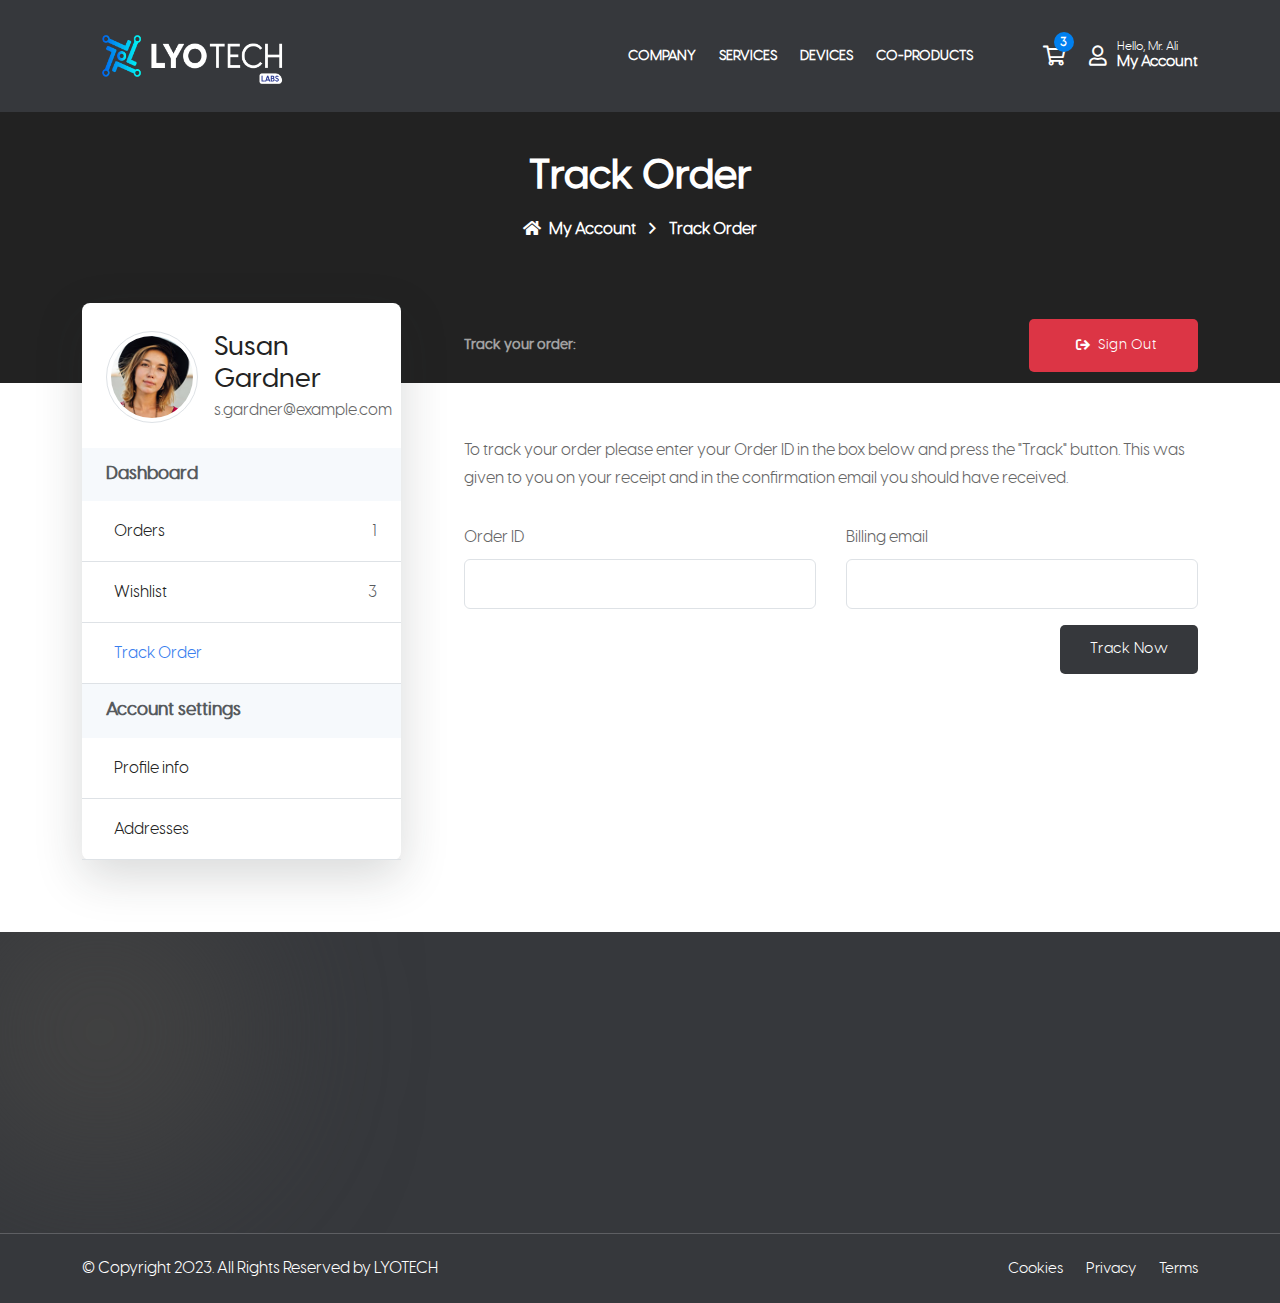
<file: track-order.html>
<!DOCTYPE html>
<html lang="en">
  <head>
    <!-- ========== Meta Tags ========== -->
    <meta charset="utf-8">
    <meta http-equiv="X-UA-Compatible" content="IE=edge">
    <meta name="viewport" content="width=device-width, initial-scale=1">
    <meta name="description" content="LYOTECH Labs - It eCommerce">
    <!-- ========== Page Title ========== -->
    <title>LYOTECH Labs</title>
    <!-- ========== Favicon Icon ========== -->
    <link rel="shortcut icon" href="assets/img/favicon.svg" type="image/x-icon">
    <!-- ========== Start Stylesheet ========== -->
    <link href="assets/css/bootstrap.min.css" rel="stylesheet" />
    <link href="assets/css/font-awesome.min.css" rel="stylesheet" />
    <link href="assets/css/themify-icons.css" rel="stylesheet" />
    <link href="assets/css/elegant-icons.css" rel="stylesheet" />
    <link href="assets/css/flaticon-set.css" rel="stylesheet" />
    <link href="assets/css/magnific-popup.css" rel="stylesheet" />
    <link href="assets/css/swiper-bundle.min.css" rel="stylesheet" />
    <link href="assets/css/animate.css" rel="stylesheet" />
    <link href="assets/css/validnavs.css" rel="stylesheet" />
    <link href="assets/css/helper.css" rel="stylesheet" />
    <link href="assets/css/shop.css" rel="stylesheet" />
    <link href="assets/css/style.css" rel="stylesheet" />
    <link href="style.css" rel="stylesheet">
    <!-- ========== End Stylesheet ========== -->
  </head>
  <body>
    <!-- Preloader Start -->
    <div class="se-pre-con"></div>
    <!-- Preloader Ends -->
    <!-- Header 
    ============================================= -->
    <header>
      <!-- Start Navigation -->
      <nav class="navbar mobile-sidenav navbar-common navbar-sticky navbar-default validnavs innerNav">
        <!-- Start Top Search -->
        <div class="top-search">
          <div class="container-xl">
            <div class="input-group">
              <span class="input-group-addon">
                <i class="fa fa-search"></i>
              </span>
              <input type="text" class="form-control" placeholder="Search">
              <span class="input-group-addon close-search">
                <i class="fa fa-times"></i>
              </span>
            </div>
          </div>
        </div>
        <!-- End Top Search -->
        <div class="container d-flex justify-content-between align-items-center">
          <!-- Start Header Navigation -->
          <div class="navbar-header">
            <button type="button" class="navbar-toggle" data-toggle="collapse" data-target="#navbar-menu">
              <i class="fa fa-bars"></i>
            </button>
            <a class="navbar-brand" href="index.html">
              <img src="assets/img/logo.png" class="logo" alt="Logo">
            </a>
          </div>
          <!-- End Header Navigation -->
          <!-- Main Nav -->
          <div class="main-nav-content">
            <!-- Collect the nav links, forms, and other content for toggling -->
            <div class="collapse navbar-collapse" id="navbar-menu">
              <img src="assets/img/logo-main.png" alt="Logo">
              <button type="button" class="navbar-toggle" data-toggle="collapse" data-target="#navbar-menu">
                <i class="fa fa-times"></i>
              </button>
              <ul class="nav navbar-nav navbar-right" data-in="fadeInDown" data-out="fadeOutUp">
                <li>
                  <a href="https://lyopay.com/about#company" target="_blank" class="active">Company</a>
                </li>
                <li>
                  <a href="index.html#services">Services</a>
                </li>
                <li>
                  <a href="index.html#devices">Devices</a>
                </li>
                <li>
                  <a href="lfi.html">CO-Products</a>
                </li>
              </ul>
            </div>
            <!-- /.navbar-collapse -->
            <div class="attr-right">
              <!-- Start Atribute Navigation -->
              <div class="attr-nav">
                <ul>
                  <li class="dropdown">
                    <a href="#" class="dropdown-toggle" data-toggle="dropdown">
                      <i class="far fa-shopping-cart"></i>
                      <span class="badge">3</span>
                    </a>
                    <ul class="dropdown-menu cart-list">
                      <li>
                        <div class="thumb">
                          <a href="shop-cart.html" class="photo">
                            <img src="assets/img/product/2.png" alt="Thumb">
                          </a>
                          <a href="shop-cart.html" class="remove-product">
                            <i class="fas fa-times"></i>
                          </a>
                        </div>
                        <div class="info">
                          <h6>
                            <a href="shop-cart.html">Delica omtantur </a>
                          </h6>
                          <p>2x - <span class="price">$99.99</span>
                          </p>
                        </div>
                      </li>
                      <li>
                        <div class="thumb">
                          <a href="shop-cart.html" class="photo">
                            <img src="assets/img/product/3.png" alt="Thumb">
                          </a>
                          <a href="shop-cart.html" class="remove-product">
                            <i class="fas fa-times"></i>
                          </a>
                        </div>
                        <div class="info">
                          <h6>
                            <a href="shop-cart.html">Omnes ocurreret</a>
                          </h6>
                          <p>1x - <span class="price">$33.33</span>
                          </p>
                        </div>
                      </li>
                      <li class="total">
                        <span class="pull-right">
                          <strong>Total</strong>: $0.00 </span>
                        <a href="shop-cart.html" class="btn btn-default btn-cart">Cart</a>
                        <a href="shop-cart.html" class="btn btn-default btn-cart">Checkout</a>
                      </li>
                    </ul>
                  </li>
                  <li class="userAccount" data-bs-toggle="modal" data-bs-target="#LoginRegisterModal" data-toggle="dropdown">
                    <a href="#">
                      <i class="far fa-user"></i>
                      <div class="UserInfoLogin">
                        <span class="nameUser">Hello, Mr. Ali</span>
                        <span>My Account</span>
                      </div>
                    </a>
                  </li>
                </ul>
              </div>
              <!-- End Atribute Navigation -->
            </div>
            <!-- Overlay screen for menu -->
            <div class="overlay-screen"></div>
            <!-- End Overlay screen for menu -->
          </div>
          <!-- Main Nav -->
        </div>
      </nav>
      <!-- End Navigation -->
    </header>
    <!-- End Header -->
    <!-- Modal Login Register Start -->
    <div class="modal fade" id="LoginRegisterModal" tabindex="-1" role="dialog" aria-labelledby="exampleModalLabel" aria-hidden="true">
      <div role="document" class="modal-dialog modal-dialog-centered modal-md">
        <div class="modal-content">
          <div class="modal-header bg-secondary">
            <div class="LoginRegister-Tabs">
              <ul class="nav nav-tabs" id="myTab" role="tablist">
                <li class="nav-item" role="presentation">
                  <button class="nav-link active" id="Login-tab" data-bs-toggle="tab" data-bs-target="#LoginTab" type="button" role="tab" aria-controls="LoginTab" aria-selected="true">Login </button>
                </li>
                <li class="nav-item" role="presentation">
                  <button class="nav-link" id="register-tab" data-bs-toggle="tab" data-bs-target="#registerTab" type="button" role="tab" aria-controls="registerTab" aria-selected="false" tabindex="-1">Sign Up</button>
                </li>
              </ul>
            </div>
            <button type="button" class="btn-close" data-bs-dismiss="modal" aria-label="Close"></button>
          </div>
          <div class="modal-body">
            <div class="tab-content" id="myTabContent">
              <div class="tab-pane fade active show" id="LoginTab" role="tabpanel" aria-labelledby="home-tab">
                <form autocomplete="off" class="needs-validation tab-pane fade show active ">
                  <div class="mb-3">
                    <label for="si-email" class="form-label">Email address</label>
                    <input type="email" id="si-email" placeholder="johndoe@example.com" required="" formcontrolname="email" class="form-control ">
                    <div class="invalid-feedback">Please provide a valid email address.</div>
                  </div>
                  <div class="mb-3">
                    <label for="si-password" class="form-label">Password </label>
                    <div class="password-toggle">
                      <input id="si-password" required="" formcontrolname="password" class="form-control" type="password">
                      <label aria-label="Show/hide password" class="password-toggle-btn">
                        <input type="checkbox" class="password-toggle-check">
                        <span class="password-toggle-indicator mdi-eye-off-outline"></span>
                      </label>
                    </div>
                  </div>
                  <div class="mb-3 d-flex flex-wrap justify-content-between">
                    <div class="form-check mb-2">
                      <input type="checkbox" id="si-remember" class="form-check-input">
                      <label for="si-remember" class="form-check-label">Remember me</label>
                    </div>
                    <a href="#" class="fs-sm">Forgot password?</a>
                  </div>
                  <button type="submit" onclick="location.href='account-user.html';" class="btn btn-theme d-block w-100">Sign in</button>
                </form>
              </div>
              <div class="tab-pane fade" id="registerTab" role="tabpanel" aria-labelledby="registerTab">
                <form novalidate="" autocomplete="off" class="needs-validation tab-pane fade show active ">
                  <div class="mb-3">
                    <label for="su-name" class="form-label">Full name</label>
                    <input type="text" id="su-name" placeholder="John Doe" required="" formcontrolname="name" class="form-control ">
                    <div class="invalid-feedback">Please fill in your name.</div>
                  </div>
                  <div class="mb-3">
                    <label for="su-email">Email address</label>
                    <input type="email" id="su-email" placeholder="johndoe@example.com" required="" formcontrolname="email" class="form-control ">
                    <div class="invalid-feedback">Please provide a valid email address.</div>
                  </div>
                  <div class="mb-3">
                    <label for="su-password" class="form-label">Password</label>
                    <div class="password-toggle">
                      <input id="su-password" required="" formcontrolname="password" class="form-control " type="password">
                      <label aria-label="Show/hide
                    password" class="password-toggle-btn">
                        <input type="checkbox" class="password-toggle-check">
                        <span class="password-toggle-indicator mdi-eye-off-outline"></span>
                      </label>
                    </div>
                  </div>
                  <div class="mb-3">
                    <label for="su-password-confirm" class="form-label">Confirm password</label>
                    <div class="password-toggle">
                      <input id="su-password-confirm" required="" class="form-control" type="password">
                      <label aria-label="Show/hide
                    password" class="password-toggle-btn">
                        <input type="checkbox" class="password-toggle-check">
                        <span class="password-toggle-indicator mdi-eye-off-outline"></span>
                      </label>
                    </div>
                  </div>
                  <button type="submit" class="btn btn-theme d-block w-100">Sign up</button>
                </form>
                <!---->
              </div>
            </div>
          </div>
        </div>
      </div>
    </div>
    <!-- Modal Login Register End -->
    <!-- Start Breadcrumb 
    ============================================= -->
    <div class="breadcrumb-area text-center shadow dark text-light bg-cover account-banner" style="background: #222222;">
      <div class="container">
        <div class="row">
          <div class="col-lg-8 offset-lg-2">
            <h1>Track Order</h1>
            <nav aria-label="breadcrumb">
              <ol class="breadcrumb">
                <li>
                  <a href="#">
                    <i class="fas fa-home"></i> My Account </a>
                </li>
                <li class="active">Track Order</li>
              </ol>
            </nav>
          </div>
        </div>
      </div>
    </div>
    <!-- End Breadcrumb -->



    <!-- User Account Start
    ============================================= -->
    <div class="account-wrap">
      <div class="container pb-5 mb-2 mb-md-4">
        <div class="row">



          <aside class="col-lg-4 pt-4 pt-lg-0 pe-xl-5">
            <div class="bg-white rounded-3 shadow-lg pt-1 mb-5 mb-lg-0">
              <div class="d-md-flex justify-content-between align-items-center text-center text-md-start p-4">
                <div class="d-md-flex align-items-center">
                  <div class="img-thumbnail rounded-circle position-relative flex-shrink-0 mx-auto mb-2 mx-md-0 mb-md-0" style="width: 6.375rem;">
                    <img src="assets/img/avatar.jpg" alt="Susan Gardner" class="rounded-circle">
                  </div>
                  <div class="ps-md-3">
                    <h3 class="fs-base mb-0">Susan Gardner</h3>
                    <span class="text-accent fs-sm">s.gardner@example.com</span>
                  </div>
                </div>
                <a href="#" data-bs-toggle="collapse" aria-expanded="false" data-bs-target="#account-menu" class="btn btn-primary d-lg-none mb-2 mt-3 mt-md-0 btn-theme">
                  <i class="ci-menu me-2"></i>Account menu </a>
              </div>
              <div id="account-menu" class="d-lg-block collapse">
                <div class="bg-secondary px-4 py-3">
                  <h3 class="fs-sm mb-0 text-muted">Dashboard</h3>
                </div>
                <ul class="list-unstyled mb-0">
                  <li class="border-bottom mb-0">
                    <a href="account-user.html" class="nav-link-style d-flex align-items-center px-4 py-3" href="#">
                      <i class="ci-bag opacity-60 me-2"></i>Orders <span class="fs-sm text-muted ms-auto">1</span>
                    </a>
                  </li>
                  <li class="border-bottom mb-0">
                    <a class="nav-link-style d-flex align-items-center px-4 py-3" href="user-wish-list.html">
                      <i class="ci-heart opacity-60 me-2"></i>Wishlist <span class="fs-sm text-muted ms-auto">3</span>
                    </a>
                  </li>

  <li class="border-bottom mb-0">
                    <a class="nav-link-style d-flex align-items-center px-4 py-3 active" href="track-order.html">
                      <i class="ci-heart opacity-60 me-2"></i>Track Order
                    </a>
                  </li>

                </ul>
                <div class="bg-secondary px-4 py-3">
                  <h3 class="fs-sm mb-0 text-muted">Account settings</h3>
                </div>
                <ul class="list-unstyled mb-0">
                  <li class="border-bottom mb-0">
                    <a class="nav-link-style d-flex align-items-center px-4 py-3" href="user-profile.html">
                      <i class="ci-user opacity-60 me-2"></i>Profile info </a>
                  </li>
                  <li class="border-bottom mb-0">
                    <a class="nav-link-style d-flex align-items-center px-4 py-3" href="user-address.html">
                      <i class="ci-location opacity-60 me-2"></i>Addresses </a>
                  </li>
                  <li class="d-lg-none border-top mb-0">
                    <a class="nav-link-style d-flex align-items-center px-4 py-3" href="index.html">
                      <i class="ci-sign-out opacity-60 me-2"></i>Sign out </a>
                  </li>
                </ul>
              </div>
            </div>
          </aside>


          <section class="col-lg-8" id="orderListCollapse">
            <div class="d-none d-lg-flex justify-content-between align-items-center pt-lg-3 pb-4 pb-lg-5 mb-lg-3">
              <h6 class="fs-base text-light mb-0">Track your order: </h6>
              <a class="btn btn-primary btn-sm  d-lg-inline-block bg-danger" href="index.html">
                <i class="fa fa-sign-out me-2 "></i>Sign out </a>
            </div>
            <div class="row gx-4 gy-3">

                <div class="col-12">
                    <p>
                        To track your order please enter your Order ID in the box below and press the "Track" button. This was given to you on your receipt and in the confirmation email you should have received.
                    </p>
                </div>
              <div class="col-sm-6">
                <label for="Order-ID" class="form-label">Order ID</label>
                <input type="text" id="Order-ID"  class="form-control">
              </div>
              <div class="col-sm-6">
                <label for="Billing-email" class="form-label">Billing email</label>
                <input type="text" id="Billing-email"  class="form-control">
              </div>
              <div class="col-12">
                <div class="d-flex flex-wrap align-items-center" style="justify-content: end;">
                  <button type="button" class="btn dark-primary-btn mt-3 mt-sm-0">Track Now</button>
                </div>
              </div>
            </div>
          </section>




        </div>
      </div>
    </div>
    <!-- User Account Start End -->
    <div class="modal fade" id="orderDetailModal" tabindex="-1" role="dialog" aria-labelledby="exampleModalLabel" aria-hidden="true">
      <div role="document" class="modal-dialog modal-dialog-centered modal-xl">
        <div class="modal-content">
          <div class="modal-content">
            <div class="modal-header">
              <h5 class="modal-title">Order No - 34VB5540K83</h5>
              <button type="button" data-bs-dismiss="modal" aria-label="Close" class="btn-close"></button>
            </div>
            <div class="modal-body pb-0">
              <div class="cart-table table-responsive">
                <table class="table table-bordered">
                  <thead>
                    <tr>
                      <th class="pro-thumbnail">Image</th>
                      <th class="pro-title">Product</th>
                      <th class="pro-price">Price</th>
                      <th class="pro-quantity">Quantity</th>
                    </tr>
                  </thead>
                  <tbody>
                    <tr>
                      <td class="pro-thumnail">
                        <img src="assets/img/coolwallet.png" alt="Product Thumbnail">
                      </td>
                      <td class="pro-title">
                        <span> CoolWallet-S</span>
                      </td>
                      <td class="pro-price">
                        <span>$8.00</span>
                      </td>
                      <td class="pro-quantity">
                        <!-- <div class="quantity"><div class="product-quantity"><input class="cart-plus-minus-box" type="text" value="1" name="updates[]"><span class="dec qtybtn"> - </span><span class="inc qtybtn"> + </span></div></div> -->
                        <div class="product-purchase-list"> 1 </div>
                      </td>
                    </tr>
                    <tr>
                      <td class="pro-thumnail">
                        <img src="assets/img/coolwallet.png" alt="Product Thumbnail">
                      </td>
                      <td class="pro-title">
                        <span> CoolWallet-S</span>
                      </td>
                      <td class="pro-price">
                        <span>$8.00</span>
                      </td>
                      <td class="pro-quantity">
                        <!-- <div class="quantity"><div class="product-quantity"><input class="cart-plus-minus-box" type="text" value="1" name="updates[]"><span class="dec qtybtn"> - </span><span class="inc qtybtn"> + </span></div></div> -->
                        <div class="product-purchase-list"> 1 </div>
                      </td>
                    </tr>
                    <tr>
                      <td class="pro-thumnail">
                        <img src="assets/img/coolwallet.png" alt="Product Thumbnail">
                      </td>
                      <td class="pro-title">
                        <span> CoolWallet-S</span>
                      </td>
                      <td class="pro-price">
                        <span>$8.00</span>
                      </td>
                      <td class="pro-quantity">
                        <div class="product-purchase-list"> 1 </div>
                      </td>
                    </tr>
                  </tbody>
                </table>
              </div>
            </div>
            <div class="modal-footer flex-wrap justify-content-between bg-secondary fs-md">
              <div class="px-2 py-1">
                <span class="text-muted">Subtotal:&nbsp;</span>
                <span>$265. <small>00</small>
                </span>
              </div>
              <div class="px-2 py-1">
                <span class="text-muted">Shipping:&nbsp;</span>
                <span>$22. <small>50</small>
                </span>
              </div>
              <div class="px-2 py-1">
                <span class="text-muted">Tax:&nbsp;</span>
                <span>$9. <small>50</small>
                </span>
              </div>
              <div class="px-2 py-1">
                <span class="text-muted">Total:&nbsp;</span>
                <span class="fs-lg">$297. <small>00</small>
                </span>
              </div>
            </div>
          </div>
        </div>
      </div>
    </div>
    <!-- Start Footer 
    ============================================= -->
    <footer class="bg-dark text-light">
      <div class="container wow fadeInUp" data-in="fadeInDown" data-out="fadeOutUp">
        <div class="f-items default-padding">
            <div class="row">
                <div class="col-lg-12 col-md-12 item">
                    <div class="f-item about">
                        <img class="logo" src="assets/img/footer-logo.png" alt="Logo">
                        <div class="address text-center">
                            <ul>
                                <li>
                                    LYOTECH LABS ELECTRONICS TRADING L.L.C <br>
                                    Building name: WHP2-BLOCK-T COMMERCIAL <br>
                                   Area: Saih Shuaib 3, Dubai, UAE
                                </li>
                                <li>
                                    <div class="icon">
                                        <i class="fas fa-envelope-open-text"></i>
                                    </div>
                                    <div class="content">
                                        <strong>Email:</strong>
                                      <a href="mailto:info@lyotechlabs.com" target="_blank">info@lyotechlabs.com</a>
                                    </div>
                                </li>
                          
                            </ul>
                        </div>


                    </div>
                </div>
             
           
            </div>
        </div>
    </div>
      <!-- Start Footer Bottom -->
      <div class="footer-bottom">
        <div class="container">
          <div class="footer-bottom-box">
            <div class="row">
              <div class="col-lg-6">
                <p>&copy; Copyright 2023. All Rights Reserved by <a href="#">LYOTECH</a>
                </p>
              </div>
              <div class="col-lg-6 text-right">
                <ul>
                  <li>
                    <a href="cookies.html">Cookies</a>
                  </li>
                  <li>
                    <a href="privacy.html">Privacy</a>
                  </li>
                  <li>
                    <a href="terms.html">Terms</a>
                  </li>
                </ul>
              </div>
            </div>
          </div>
        </div>
      </div>
      <!-- End Footer Bottom -->
    </footer>
    <!-- End Footer -->
    <!-- jQuery Frameworks
    ============================================= -->
    <script src="assets/js/jquery-3.6.0.min.js"></script>
    <script src="assets/js/bootstrap.bundle.min.js"></script>
    <script src="assets/js/jquery.appear.js"></script>
    <script src="assets/js/jquery.easing.min.js"></script>
    <script src="assets/js/jquery.magnific-popup.min.js"></script>
    <script src="assets/js/modernizr.custom.13711.js"></script>
    <script src="assets/js/swiper-bundle.min.js"></script>
    <script src="assets/js/wow.min.js"></script>
    <script src="assets/js/progress-bar.min.js"></script>
    <script src="assets/js/circle-progress.js"></script>
    <script src="assets/js/isotope.pkgd.min.js"></script>
    <script src="assets/js/imagesloaded.pkgd.min.js"></script>
    <script src="assets/js/jquery.nice-select.min.js"></script>
    <script src="assets/js/count-to.js"></script>
    <script src="assets/js/jquery.scrolla.min.js"></script>
    <script src="assets/js/YTPlayer.min.js"></script>
    <script src="assets/js/TweenMax.min.js"></script>
    <script src="assets/js/validnavs.js"></script>
    <script src="assets/js/main.js"></script>
  </body>
</html>
</file>
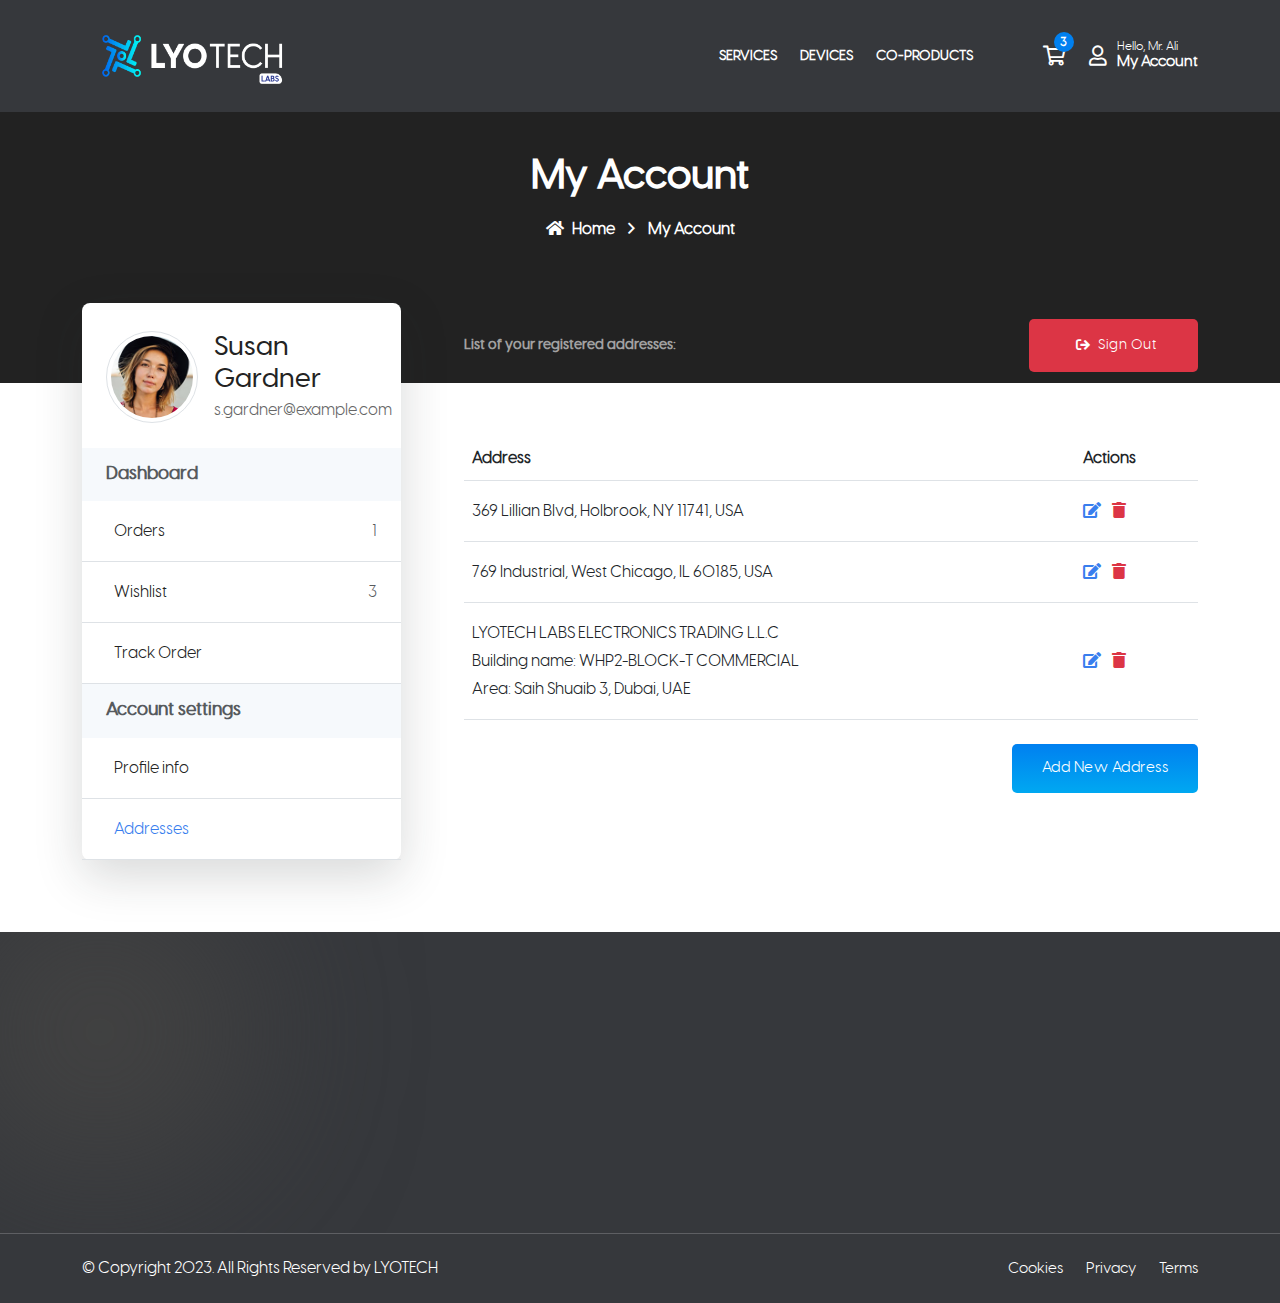
<file: user-address.html>
<!DOCTYPE html>
<html lang="en">


<head>
    <!-- ========== Meta Tags ========== -->
    <meta charset="utf-8">
    <meta http-equiv="X-UA-Compatible" content="IE=edge">
    <meta name="viewport" content="width=device-width, initial-scale=1">
    <meta name="description" content="LYOTECH Labs - It eCommerce">

    <!-- ========== Page Title ========== -->
    <title>LYOTECH Labs</title>

    <!-- ========== Favicon Icon ========== -->
    <link rel="shortcut icon" href="assets/img/favicon.svg" type="image/x-icon">

    <!-- ========== Start Stylesheet ========== -->
    <link href="assets/css/bootstrap.min.css" rel="stylesheet" />
    <link href="assets/css/font-awesome.min.css" rel="stylesheet" />
    <link href="assets/css/themify-icons.css" rel="stylesheet" />
    <link href="assets/css/elegant-icons.css" rel="stylesheet" />
    <link href="assets/css/flaticon-set.css" rel="stylesheet" />
    <link href="assets/css/magnific-popup.css" rel="stylesheet" />
    <link href="assets/css/swiper-bundle.min.css" rel="stylesheet" />
    <link href="assets/css/animate.css" rel="stylesheet" />
    <link href="assets/css/validnavs.css" rel="stylesheet" />
    <link href="assets/css/helper.css" rel="stylesheet" />
    <link href="assets/css/shop.css" rel="stylesheet" />
    <link href="assets/css/style.css" rel="stylesheet" />
    <link href="style.css" rel="stylesheet">
    <!-- ========== End Stylesheet ========== -->

</head>

<body>

    <!-- Preloader Start -->
    <div class="se-pre-con"></div>
    <!-- Preloader Ends -->

    <!-- Header 
    ============================================= -->
    <header>
        <!-- Start Navigation -->
        <nav class="navbar mobile-sidenav navbar-common navbar-sticky navbar-default validnavs innerNav">

            <!-- Start Top Search -->
            <div class="top-search">
                <div class="container-xl">
                    <div class="input-group">
                        <span class="input-group-addon"><i class="fa fa-search"></i></span>
                        <input type="text" class="form-control" placeholder="Search">
                        <span class="input-group-addon close-search"><i class="fa fa-times"></i></span>
                    </div>
                </div>
            </div>
            <!-- End Top Search -->

            <div class="container d-flex justify-content-between align-items-center">


                <!-- Start Header Navigation -->
                <div class="navbar-header">
                    <button type="button" class="navbar-toggle" data-toggle="collapse" data-target="#navbar-menu">
                        <i class="fa fa-bars"></i>
                    </button>
                    <a class="navbar-brand" href="index.html"><img src="assets/img/logo.png" class="logo"
                            alt="Logo"></a>
                </div>
                <!-- End Header Navigation -->

                <!-- Main Nav -->
                <div class="main-nav-content">
                    <!-- Collect the nav links, forms, and other content for toggling -->
                    <div class="collapse navbar-collapse" id="navbar-menu">

                        <img src="assets/img/logo-main.png" alt="Logo">
                        <button type="button" class="navbar-toggle" data-toggle="collapse" data-target="#navbar-menu">
                            <i class="fa fa-times"></i>
                        </button>

                        <ul class="nav navbar-nav navbar-right" data-in="fadeInDown" data-out="fadeOutUp">
                          

                            <li>
                                <a href="index.html#services">Services</a>
                            </li>

                            <li>
                                <a href="index.html#devices">Devices</a>
                            </li>


                            <li>
                                <a href="lfi.html">CO-Products</a>
                            </li>

                        </ul>
                    </div><!-- /.navbar-collapse -->

                    <div class="attr-right">
                        <!-- Start Atribute Navigation -->
                        <div class="attr-nav">
                            <ul>
                                <li class="dropdown">
                                    <a href="#" class="dropdown-toggle" data-toggle="dropdown">
                                        <i class="far fa-shopping-cart"></i>
                                        <span class="badge">3</span>
                                    </a>
                                    <ul class="dropdown-menu cart-list">
                                        <li>
                                            <div class="thumb">
                                                <a href="shop-cart.html" class="photo">
                                                    <img src="assets/img/product/2.png" alt="Thumb">
                                                </a>
                                                <a href="shop-cart.html" class="remove-product">
                                                    <i class="fas fa-times"></i>
                                                </a>
                                            </div>
                                            <div class="info">
                                                <h6><a href="shop-cart.html">Delica omtantur </a></h6>
                                                <p>2x - <span class="price">$99.99</span></p>
                                            </div>
                                        </li>
                                        <li>
                                            <div class="thumb">
                                                <a href="shop-cart.html" class="photo">
                                                    <img src="assets/img/product/3.png" alt="Thumb">
                                                </a>
                                                <a href="shop-cart.html" class="remove-product">
                                                    <i class="fas fa-times"></i>
                                                </a>
                                            </div>
                                            <div class="info">
                                                <h6><a href="shop-cart.html">Omnes ocurreret</a></h6>
                                                <p>1x - <span class="price">$33.33</span></p>
                                            </div>
                                        </li>
                                        <li class="total">
                                            <span class="pull-right"><strong>Total</strong>: $0.00</span>
                                            <a href="shop-cart.html" class="btn btn-default btn-cart">Cart</a>
                                            <a href="shop-cart.html" class="btn btn-default btn-cart">Checkout</a>
                                        </li>
                                    </ul>
                                </li>

                                <li class="userAccount" data-bs-toggle="modal" data-bs-target="#LoginRegisterModal"
                                    data-toggle="dropdown">
                                    <a href="#">
                                        <i class="far fa-user"></i>
                                        <div class="UserInfoLogin">
                                            <span class="nameUser">Hello, Mr. Ali</span>
                                            <span>My Account</span>
                                        </div>
                                    </a>
                                </li>
                            </ul>
                        </div>
                        <!-- End Atribute Navigation -->
                    </div>

                    <!-- Overlay screen for menu -->
                    <div class="overlay-screen"></div>
                    <!-- End Overlay screen for menu -->

                </div>
                <!-- Main Nav -->

            </div>
        </nav>
        <!-- End Navigation -->
    </header>
    <!-- End Header -->




    <!-- Start Breadcrumb 
    ============================================= -->
    <div class="breadcrumb-area text-center shadow dark text-light bg-cover account-banner"
        style="background: #222222;">
        <div class="container">
            <div class="row">
                <div class="col-lg-8 offset-lg-2">
                    <h1>My Account</h1>
                    <nav aria-label="breadcrumb">
                        <ol class="breadcrumb">
                            <li><a href="#"><i class="fas fa-home"></i> Home</a></li>
                            <li class="active">My Account</li>
                        </ol>
                    </nav>
                </div>
            </div>
        </div>
    </div>
    <!-- End Breadcrumb -->

    <!-- User Account Start
    ============================================= -->

    <div class="account-wrap">
        <div class="container pb-5 mb-2 mb-md-4">
            <div class="row">
                <aside class="col-lg-4 pt-4 pt-lg-0 pe-xl-5">
                    <div class="bg-white rounded-3 shadow-lg pt-1 mb-5 mb-lg-0">
                        <div class="d-md-flex justify-content-between align-items-center text-center text-md-start p-4">
                            <div class="d-md-flex align-items-center">
                                <div class="img-thumbnail rounded-circle position-relative flex-shrink-0 mx-auto mb-2 mx-md-0 mb-md-0"
                                    style="width: 6.375rem;"><img src="assets/img/avatar.jpg" alt="Susan Gardner"
                                        class="rounded-circle"></div>
                                <div class="ps-md-3">
                                    <h3 class="fs-base mb-0">Susan Gardner</h3><span
                                        class="text-accent fs-sm">s.gardner@example.com</span>
                                </div>
                            </div><a href="#" data-bs-toggle="collapse" aria-expanded="false"
                                data-bs-target="#account-menu" class="btn btn-primary d-lg-none mb-2 mt-3 mt-md-0 btn-theme"><i
                                    class="ci-menu me-2"></i>Account menu</a>
                        </div>
                        <div id="account-menu" class="d-lg-block collapse">



                            <div class="bg-secondary px-4 py-3">
                                <h3 class="fs-sm mb-0 text-muted">Dashboard</h3>
                            </div>
                            <ul class="list-unstyled mb-0">
                                <li class="border-bottom mb-0"><a href="account-user.html"
                                        class="nav-link-style d-flex align-items-center px-4 py-3" href="#"><i
                                            class="ci-bag opacity-60 me-2"></i>Orders<span
                                            class="fs-sm text-muted ms-auto">1</span></a></li>

                                  <li class="border-bottom mb-0">
                    <a class="nav-link-style d-flex align-items-center px-4 py-3" href="user-wish-list.html">
                      <i class="ci-heart opacity-60 me-2"></i>Wishlist <span class="fs-sm text-muted ms-auto">3</span>
                    </a>
                  </li>

  <li class="border-bottom mb-0">
                    <a class="nav-link-style d-flex align-items-center px-4 py-3" href="track-order.html">
                      <i class="ci-heart opacity-60 me-2"></i>Track Order
                    </a>
                  </li>
                            </ul>


                            <div class="bg-secondary px-4 py-3">
                                <h3 class="fs-sm mb-0 text-muted">Account settings</h3>
                            </div>


                            <ul class="list-unstyled mb-0">
                                <li class="border-bottom mb-0"><a 
                                        class="nav-link-style d-flex align-items-center px-4 py-3"
                                        href="user-profile.html"><i class="ci-user opacity-60 me-2"></i>Profile info</a>
                                </li>
                                <li class="border-bottom mb-0"><a 
                                        class="nav-link-style d-flex align-items-center px-4 py-3 active"
                                        href="user-address.html"><i
                                            class="ci-location opacity-60 me-2"></i>Addresses</a></li>
                               
                                <li class="d-lg-none border-top mb-0"><a 
                                        class="nav-link-style d-flex align-items-center px-4 py-3" href="index.html"><i
                                            class="ci-sign-out opacity-60 me-2"></i>Sign out</a></li>
                            </ul>
                        </div>
                    </div>
                </aside>



                <!-- Address List Start -->


                <section class="col-lg-8">
                    <div
                        class="d-none d-lg-flex justify-content-between align-items-center pt-lg-3 pb-4 pb-lg-5 mb-lg-3">
                        <h6 class="fs-base text-light mb-0">List of your registered addresses:
                        </h6>

                        <a class="btn btn-primary btn-sm  d-lg-inline-block bg-danger" href="index.html">
                            <i class="fa fa-sign-out me-2 "></i>Sign out</a>
                    </div>
                    <div class="table-responsive fs-md">
                        <table class="table table-hover mb-0">
                            <thead>
                                <tr>
                                    <th>Address</th>
                                    <th>Actions</th>
                                </tr>
                            </thead>
                            <tbody>
                                <tr>
                                    <td class="py-3 align-middle">369 Lillian Blvd, Holbrook, NY
                                        11741, USA</td>
                                    <td class="py-3 align-middle"><a href="#" data-bs-toggle="tooltip" title="Edit"
                                            class="nav-link-style me-2"><i class="fa fa-edit"></i></a>

                                        <a href="#" data-bs-toggle="tooltip" title="Remove"
                                            class="nav-link-style text-danger">
                                            <div class="fa fa-trash"></div>
                                        </a>
                                    </td>
                                </tr>
                                <tr>
                                    <td class="py-3 align-middle">769 Industrial, West Chicago, IL
                                        60185, USA</td>
                                    <td class="py-3 align-middle">

                                        <a href="#" data-bs-toggle="tooltip" title="Edit" class="nav-link-style me-2">
                                            <i class="fa fa-edit"></i>
                                        </a>

                                        <a href="#" data-bs-toggle="tooltip" title="Remove"
                                            class="nav-link-style text-danger">
                                            <div class="fa fa-trash"></div>
                                        </a>
                                    </td>
                                </tr>
                                <tr>
                                    <td class="py-3 align-middle"> LYOTECH LABS ELECTRONICS TRADING L.L.C <br>
                                        Building name: WHP2-BLOCK-T COMMERCIAL <br>
                                       Area: Saih Shuaib 3, Dubai, UAE</td>
                                    <td class="py-3 align-middle"><a href="#" data-bs-toggle="tooltip" title="Edit"
                                            class="nav-link-style me-2"><i class="fa fa-edit"></i></a>

                                        <a href="#" data-bs-toggle="tooltip" title="Remove"
                                            class="nav-link-style text-danger">
                                            <div class="fa fa-trash"></div>
                                        </a>
                                    </td>
                                </tr><!---->
                            </tbody>
                        </table>
                    </div>


                    <div class="text-sm-end pt-4"><a href="#" data-bs-toggle="modal" data-bs-target="#addNewAddress"
                            class="btn btn-theme">Add new
                            address</a></div>
                </section>

                

                <!-- Address End -->


            </div>
        </div>
    </div>





    <!-- Address Modal Start -->

    <div class="modal fade" id="addNewAddress" tabindex="-1" role="dialog" aria-labelledby="exampleModalLabel"
        aria-hidden="true">
        <div role="document" class="modal-dialog modal-dialog-centered modal-lg">
            <div class="modal-content">
                <form novalidate="" class="ng-untouched ng-pristine ng-invalid"><input type="hidden" name="id" value="1"
                        formcontrolname="ids" class="ng-untouched ng-pristine ng-valid">
                    <div class="modal-header">
                        <h5 class="modal-title">Add a new address</h5><button type="button" data-bs-dismiss="modal"
                            aria-label="Close" class="btn-close"></button>
                    </div>
                    <div class="modal-body">
                        <div class="row gx-4 gy-3">
                            <div class="col-sm-6"><label for="address-fn" class="form-label">First
                                    name</label><input type="text" id="address-fn" required="" formcontrolname="f_name"
                                    class="form-control ng-untouched ng-pristine ng-invalid">
                                <div class="invalid-feedback">Please fill in you first name!
                                </div>
                            </div>
                            <div class="col-sm-6"><label for="address-ln" class="form-label">Last name</label><input
                                    type="text" id="address-ln" required="" formcontrolname="l_name"
                                    class="form-control ng-untouched ng-pristine ng-invalid">
                                <div class="invalid-feedback">Please fill in you last name!
                                </div>
                            </div>
                            <div class="col-sm-6"><label for="address-company" class="form-label">Company</label><input
                                    type="text" id="address-company" class="form-control">
                            </div>
                            <div class="col-sm-6"><label for="address-country" class="form-label">Country</label><select
                                    id="address-country" required="" formcontrolname="country"
                                    class="form-select ng-untouched ng-pristine ng-valid">
                                    <option value="">Select country</option>
                                    <option value="Argentina">Argentina</option>
                                    <option value="Belgium">Belgium</option>
                                    <option value="France">France</option>
                                    <option value="Germany">Germany</option>
                                    <option value="Spain">Spain</option>
                                    <option value="UK">United Kingdom</option>
                                    <option value="USA">USA</option>
                                </select>
                                <div class="invalid-feedback">Please select your country!
                                </div>
                            </div>
                            <div class="col-sm-6"><label for="address-city" class="form-label">City</label><input
                                    type="text" id="address-city" required="" formcontrolname="city"
                                    class="form-control ng-untouched ng-pristine ng-valid">
                                <div class="invalid-feedback">Please fill in your city!</div>
                            </div>
                            <div class="col-sm-6"><label for="address-line1" class="form-label">Line 1</label><input
                                    type="text" id="address-line1" required="" formcontrolname="line1"
                                    class="form-control ng-untouched ng-pristine ng-valid">
                                <div class="invalid-feedback">Please fill in your address!
                                </div>
                            </div>
                            <div class="col-sm-6"><label for="address-line2" class="form-label">Line 2</label><input
                                    type="text" id="address-line2" formcontrolname="line2"
                                    class="form-control ng-untouched ng-pristine ng-valid"></div>
                            <div class="col-sm-6"><label for="address-zip" class="form-label">ZIP code</label><input
                                    type="text" id="address-zip" required="" formcontrolname="zip_code"
                                    class="form-control ng-untouched ng-pristine ng-valid">
                                <div class="invalid-feedback">Please add your ZIP code!</div>
                            </div>
                            <div class="col-12">
                                <div class="form-check"><input type="checkbox" id="address-primary"
                                        class="form-check-input"><label for="address-primary"
                                        class="form-check-label">Make
                                        this address primary</label></div>
                            </div>
                        </div>
                    </div>
                    <div class="modal-footer"><button type="button" data-bs-dismiss="modal"
                            class="btn dark-primary-btn">Close</button><button type="submit" class="btn btn-theme">Add
                            address</button></div>
                </form>
            </div>
        </div>
    </div>


    <!-- Address Modal End -->








    <!-- Start Footer 
    ============================================= -->
    <footer class="bg-dark text-light">
        <div class="container wow fadeInUp" data-in="fadeInDown" data-out="fadeOutUp">
            <div class="f-items default-padding">
                <div class="row">
                    <div class="col-lg-12 col-md-12 item">
                        <div class="f-item about">
                            <img class="logo" src="assets/img/footer-logo.png" alt="Logo">
                            <div class="address text-center">
                                <ul>
                                    <li>
                                        LYOTECH LABS ELECTRONICS TRADING L.L.C <br>
                                        Building name: WHP2-BLOCK-T COMMERCIAL <br>
                                       Area: Saih Shuaib 3, Dubai, UAE
                                    </li>
                                    <li>
                                        <div class="icon">
                                            <i class="fas fa-envelope-open-text"></i>
                                        </div>
                                        <div class="content">
                                            <strong>Email:</strong>
                                          <a href="mailto:info@lyotechlabs.com" target="_blank">info@lyotechlabs.com</a>
                                        </div>
                                    </li>
                              
                                </ul>
                            </div>


                        </div>
                    </div>
                 
               
                </div>
            </div>
        </div>
        <!-- Start Footer Bottom -->
        <div class="footer-bottom">
            <div class="container">
                <div class="footer-bottom-box">
                    <div class="row">
                        <div class="col-lg-6">
                            <p>&copy; Copyright 2023. All Rights Reserved by <a href="#">LYOTECH</a></p>
                        </div>
                        <div class="col-lg-6 text-right">
                            <ul>
                                <li>
                                    <a href="cookies.html">Cookies</a>
                                </li>
                                <li>
                                    <a href="privacy.html">Privacy</a>
                                </li>
                                <li>
                                    <a href="terms.html">Terms</a>
                                </li>
                            </ul>
                        </div>
                    </div>
                </div>
            </div>
        </div>
        <!-- End Footer Bottom -->
    </footer>
    <!-- End Footer -->



    <!-- Modal Login Register Start -->
    <div class="modal fade" id="LoginRegisterModal" tabindex="-1" role="dialog" aria-labelledby="exampleModalLabel"
        aria-hidden="true">
        <div role="document" class="modal-dialog modal-dialog-centered modal-md">

            <div class="modal-content">
                <div class="modal-header bg-secondary">
                    <div class="LoginRegister-Tabs">
                        <ul class="nav nav-tabs" id="myTab" role="tablist">
                            <li class="nav-item" role="presentation">
                                <button class="nav-link active" id="Login-tab" data-bs-toggle="tab"
                                    data-bs-target="#LoginTab" type="button" role="tab" aria-controls="LoginTab"
                                    aria-selected="true">Login </button>
                            </li>
                            <li class="nav-item" role="presentation">
                                <button class="nav-link" id="register-tab" data-bs-toggle="tab"
                                    data-bs-target="#registerTab" type="button" role="tab" aria-controls="registerTab"
                                    aria-selected="false" tabindex="-1">Sign Up</button>
                            </li>
                        </ul>
                    </div>
                    <button type="button" class="btn-close" data-bs-dismiss="modal" aria-label="Close"></button>
                </div>


                <div class="modal-body">
                    <div class="tab-content" id="myTabContent">

                        <div class="tab-pane fade active show" id="LoginTab" role="tabpanel" aria-labelledby="home-tab">
                            <form autocomplete="off" class="needs-validation tab-pane fade show active ">

                                <div class="mb-3">
                                    <label for="si-email" class="form-label">Email
                                        address</label><input type="email" id="si-email"
                                        placeholder="johndoe@example.com" required="" formcontrolname="email"
                                        class="form-control ">
                                    <div class="invalid-feedback">Please provide a valid email
                                        address.</div>
                                </div>

                                <div class="mb-3"><label for="si-password" class="form-label">Password </label>
                                    <div class="password-toggle"><input id="si-password" required=""
                                            formcontrolname="password" class="form-control" type="password">
                                        <label aria-label="Show/hide password" class="password-toggle-btn">
                                            <input type="checkbox" class="password-toggle-check">
                                            <span class="password-toggle-indicator mdi-eye-off-outline"></span></label>
                                    </div>
                                </div>

                                <div class="mb-3 d-flex flex-wrap justify-content-between">
                                    <div class="form-check mb-2">
                                        <input type="checkbox" id="si-remember" class="form-check-input"><label
                                            for="si-remember" class="form-check-label">Remember me</label>
                                    </div>
                                    <a href="#" class="fs-sm">Forgot password?</a>
                                </div>

                                <button type="submit" onclick="location.href='account-user.html';"
                                    class="btn btn-theme d-block w-100">Sign
                                    in</button>
                            </form>
                        </div>



                        <div class="tab-pane fade" id="registerTab" role="tabpanel" aria-labelledby="registerTab">
                            <form novalidate="" autocomplete="off" class="needs-validation tab-pane fade show active ">
                                <div class="mb-3"><label for="su-name" class="form-label">Full
                                        name</label><input type="text" id="su-name" placeholder="John Doe" required=""
                                        formcontrolname="name" class="form-control ">
                                    <div class="invalid-feedback">Please fill in your name.</div>
                                </div>
                                <div class="mb-3"><label for="su-email">Email address</label><input type="email"
                                        id="su-email" placeholder="johndoe@example.com" required=""
                                        formcontrolname="email" class="form-control ">
                                    <div class="invalid-feedback">Please provide a valid email address.</div>
                                </div>
                                <div class="mb-3"><label for="su-password" class="form-label">Password</label>
                                    <div class="password-toggle"><input id="su-password" required=""
                                            formcontrolname="password" class="form-control " type="password"><label
                                            aria-label="Show/hide
                    password" class="password-toggle-btn"><input type="checkbox" class="password-toggle-check"><span
                                                class="password-toggle-indicator mdi-eye-off-outline"></span></label>
                                    </div>
                                </div>
                                <div class="mb-3"><label for="su-password-confirm" class="form-label">Confirm
                                        password</label>
                                    <div class="password-toggle"><input id="su-password-confirm" required=""
                                            class="form-control" type="password"><label aria-label="Show/hide
                    password" class="password-toggle-btn"><input type="checkbox" class="password-toggle-check"><span
                                                class="password-toggle-indicator mdi-eye-off-outline"></span></label>
                                    </div>
                                </div><button type="submit" class="btn btn-theme d-block w-100">Sign
                                    up</button>
                            </form><!---->
                        </div>


                    </div>
                </div>

            </div>
        </div>
    </div>

    <!-- Modal Login Register End -->




    <!-- jQuery Frameworks
    ============================================= -->
    <script src="assets/js/jquery-3.6.0.min.js"></script>
    <script src="assets/js/bootstrap.bundle.min.js"></script>
    <script src="assets/js/jquery.appear.js"></script>
    <script src="assets/js/jquery.easing.min.js"></script>
    <script src="assets/js/jquery.magnific-popup.min.js"></script>
    <script src="assets/js/modernizr.custom.13711.js"></script>
    <script src="assets/js/swiper-bundle.min.js"></script>
    <script src="assets/js/wow.min.js"></script>
    <script src="assets/js/progress-bar.min.js"></script>
    <script src="assets/js/circle-progress.js"></script>
    <script src="assets/js/isotope.pkgd.min.js"></script>
    <script src="assets/js/imagesloaded.pkgd.min.js"></script>
    <script src="assets/js/jquery.nice-select.min.js"></script>
    <script src="assets/js/count-to.js"></script>
    <script src="assets/js/jquery.scrolla.min.js"></script>
    <script src="assets/js/YTPlayer.min.js"></script>
    <script src="assets/js/TweenMax.min.js"></script>
    <script src="assets/js/validnavs.js"></script>
    <script src="assets/js/main.js"></script>

</body>

</html>
</file>
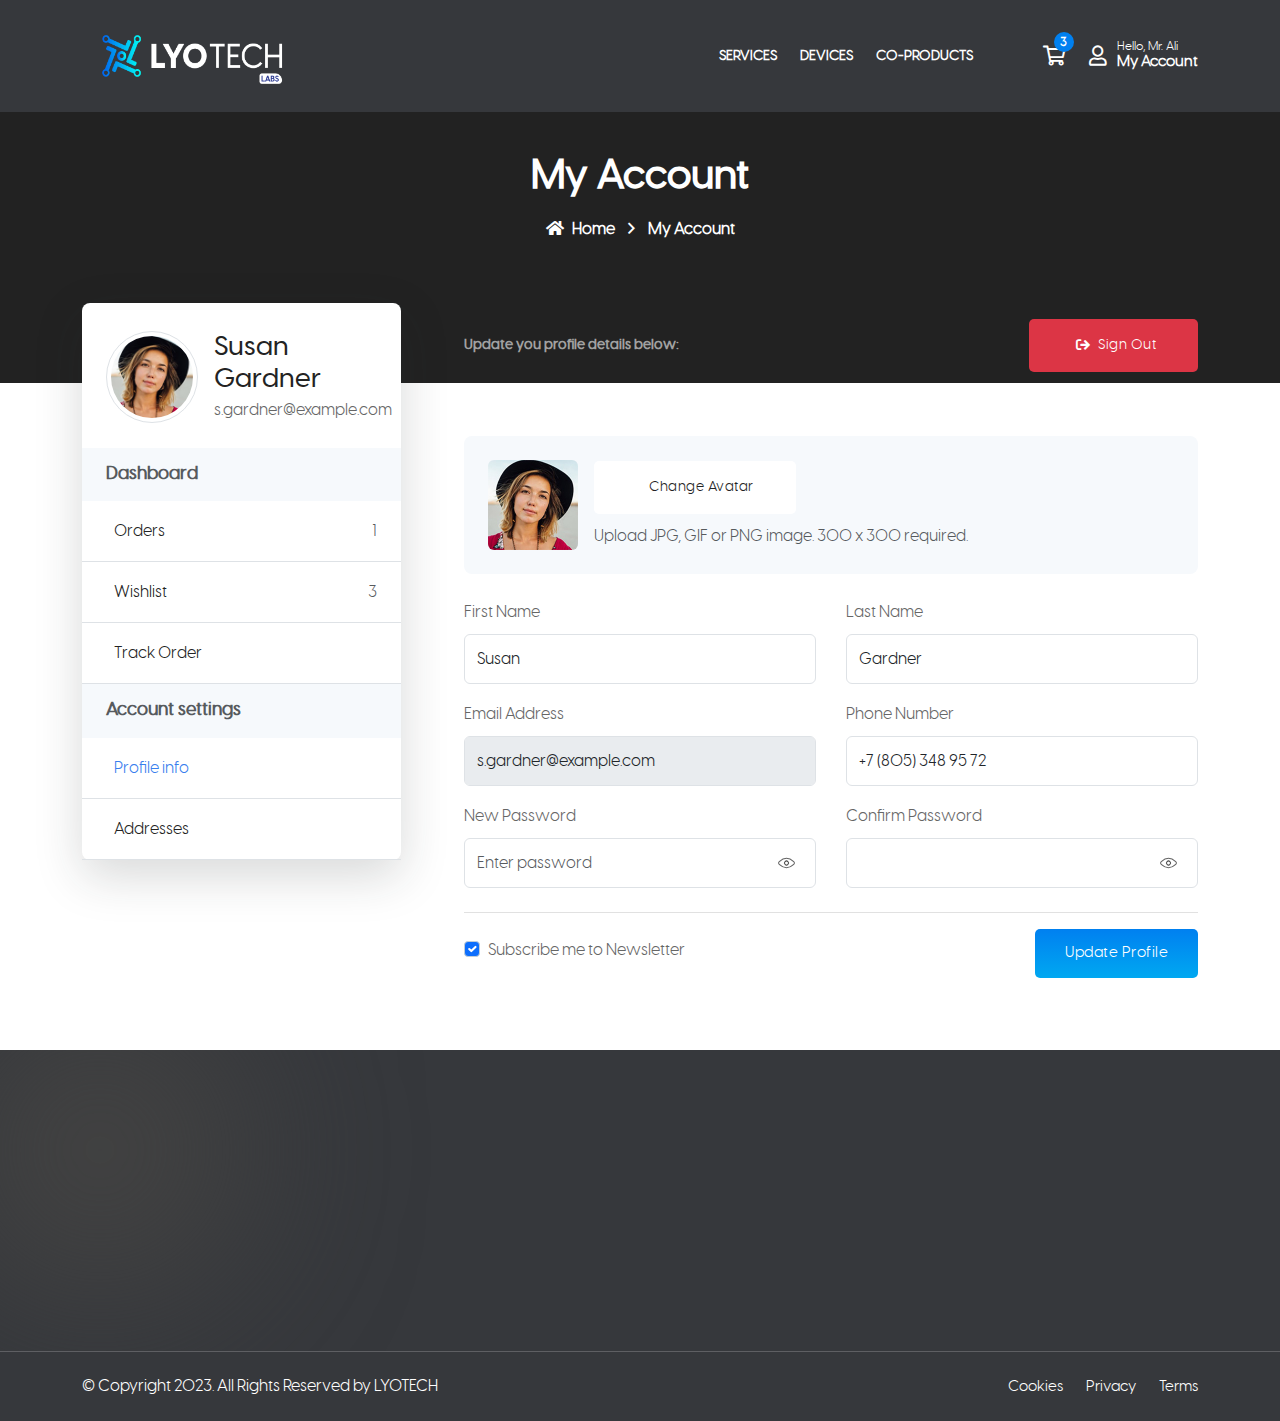
<file: user-profile.html>
<!DOCTYPE html>
<html lang="en">


<head>
    <!-- ========== Meta Tags ========== -->
    <meta charset="utf-8">
    <meta http-equiv="X-UA-Compatible" content="IE=edge">
    <meta name="viewport" content="width=device-width, initial-scale=1">
    <meta name="description" content="LYOTECH Labs - It eCommerce">

    <!-- ========== Page Title ========== -->
    <title>LYOTECH Labs</title>

    <!-- ========== Favicon Icon ========== -->
    <link rel="shortcut icon" href="assets/img/favicon.svg" type="image/x-icon">

    <!-- ========== Start Stylesheet ========== -->
    <link href="assets/css/bootstrap.min.css" rel="stylesheet" />
    <link href="assets/css/font-awesome.min.css" rel="stylesheet" />
    <link href="assets/css/themify-icons.css" rel="stylesheet" />
    <link href="assets/css/elegant-icons.css" rel="stylesheet" />
    <link href="assets/css/flaticon-set.css" rel="stylesheet" />
    <link href="assets/css/magnific-popup.css" rel="stylesheet" />
    <link href="assets/css/swiper-bundle.min.css" rel="stylesheet" />
    <link href="assets/css/animate.css" rel="stylesheet" />
    <link href="assets/css/validnavs.css" rel="stylesheet" />
    <link href="assets/css/helper.css" rel="stylesheet" />
    <link href="assets/css/shop.css" rel="stylesheet" />
    <link href="assets/css/style.css" rel="stylesheet" />
    <link href="style.css" rel="stylesheet">
    <!-- ========== End Stylesheet ========== -->

</head>

<body>

    <!-- Preloader Start -->
    <div class="se-pre-con"></div>
    <!-- Preloader Ends -->

    <!-- Header 
    ============================================= -->
    <header>
        <!-- Start Navigation -->
        <nav class="navbar mobile-sidenav navbar-common navbar-sticky navbar-default validnavs innerNav">

            <!-- Start Top Search -->
            <div class="top-search">
                <div class="container-xl">
                    <div class="input-group">
                        <span class="input-group-addon"><i class="fa fa-search"></i></span>
                        <input type="text" class="form-control" placeholder="Search">
                        <span class="input-group-addon close-search"><i class="fa fa-times"></i></span>
                    </div>
                </div>
            </div>
            <!-- End Top Search -->

            <div class="container d-flex justify-content-between align-items-center">


                <!-- Start Header Navigation -->
                <div class="navbar-header">
                    <button type="button" class="navbar-toggle" data-toggle="collapse" data-target="#navbar-menu">
                        <i class="fa fa-bars"></i>
                    </button>
                    <a class="navbar-brand" href="index.html"><img src="assets/img/logo.png" class="logo"
                            alt="Logo"></a>
                </div>
                <!-- End Header Navigation -->

                <!-- Main Nav -->
                <div class="main-nav-content">
                    <!-- Collect the nav links, forms, and other content for toggling -->
                    <div class="collapse navbar-collapse" id="navbar-menu">

                        <img src="assets/img/logo-main.png" alt="Logo">
                        <button type="button" class="navbar-toggle" data-toggle="collapse" data-target="#navbar-menu">
                            <i class="fa fa-times"></i>
                        </button>

                        <ul class="nav navbar-nav navbar-right" data-in="fadeInDown" data-out="fadeOutUp">
                          

                            <li>
                                <a href="index.html#services">Services</a>
                            </li>

                            <li>
                                <a href="index.html#devices">Devices</a>
                            </li>


                            <li>
                                <a href="lfi.html">CO-Products</a>
                            </li>

                        </ul>
                    </div><!-- /.navbar-collapse -->

                    <div class="attr-right">
                        <!-- Start Atribute Navigation -->
                        <div class="attr-nav">
                            <ul>
                                <li class="dropdown">
                                    <a href="#" class="dropdown-toggle" data-toggle="dropdown">
                                        <i class="far fa-shopping-cart"></i>
                                        <span class="badge">3</span>
                                    </a>
                                    <ul class="dropdown-menu cart-list">
                                        <li>
                                            <div class="thumb">
                                                <a href="shop-cart.html" class="photo">
                                                    <img src="assets/img/product/2.png" alt="Thumb">
                                                </a>
                                                <a href="shop-cart.html" class="remove-product">
                                                    <i class="fas fa-times"></i>
                                                </a>
                                            </div>
                                            <div class="info">
                                                <h6><a href="shop-cart.html">Delica omtantur </a></h6>
                                                <p>2x - <span class="price">$99.99</span></p>
                                            </div>
                                        </li>
                                        <li>
                                            <div class="thumb">
                                                <a href="shop-cart.html" class="photo">
                                                    <img src="assets/img/product/3.png" alt="Thumb">
                                                </a>
                                                <a href="shop-cart.html" class="remove-product">
                                                    <i class="fas fa-times"></i>
                                                </a>
                                            </div>
                                            <div class="info">
                                                <h6><a href="shop-cart.html">Omnes ocurreret</a></h6>
                                                <p>1x - <span class="price">$33.33</span></p>
                                            </div>
                                        </li>
                                        <li class="total">
                                            <span class="pull-right"><strong>Total</strong>: $0.00</span>
                                            <a href="shop-cart.html" class="btn btn-default btn-cart">Cart</a>
                                            <a href="shop-cart.html" class="btn btn-default btn-cart">Checkout</a>
                                        </li>
                                    </ul>
                                </li>

                                <li class="userAccount" data-bs-toggle="modal" data-bs-target="#LoginRegisterModal"
                                    data-toggle="dropdown">
                                    <a href="#">
                                        <i class="far fa-user"></i>
                                        <div class="UserInfoLogin">
                                            <span class="nameUser">Hello, Mr. Ali</span>
                                            <span>My Account</span>
                                        </div>
                                    </a>
                                </li>
                            </ul>
                        </div>
                        <!-- End Atribute Navigation -->
                    </div>

                    <!-- Overlay screen for menu -->
                    <div class="overlay-screen"></div>
                    <!-- End Overlay screen for menu -->

                </div>
                <!-- Main Nav -->

            </div>
        </nav>
        <!-- End Navigation -->
    </header>
    <!-- End Header -->




    <!-- Start Breadcrumb 
    ============================================= -->
    <div class="breadcrumb-area text-center shadow dark text-light bg-cover account-banner"
        style="background: #222222;">
        <div class="container">
            <div class="row">
                <div class="col-lg-8 offset-lg-2">
                    <h1>My Account</h1>
                    <nav aria-label="breadcrumb">
                        <ol class="breadcrumb">
                            <li><a href="#"><i class="fas fa-home"></i> Home</a></li>
                            <li class="active">My Account</li>
                        </ol>
                    </nav>
                </div>
            </div>
        </div>
    </div>
    <!-- End Breadcrumb -->

    <!-- User Account Start
    ============================================= -->

    <div class="account-wrap">
        <div class="container pb-5 mb-2 mb-md-4">
            <div class="row">
                <aside class="col-lg-4 pt-4 pt-lg-0 pe-xl-5">
                    <div class="bg-white rounded-3 shadow-lg pt-1 mb-5 mb-lg-0">
                        <div class="d-md-flex justify-content-between align-items-center text-center text-md-start p-4">
                            <div class="d-md-flex align-items-center">
                                <div class="img-thumbnail rounded-circle position-relative flex-shrink-0 mx-auto mb-2 mx-md-0 mb-md-0"
                                    style="width: 6.375rem;"><img src="assets/img/avatar.jpg" alt="Susan Gardner"
                                        class="rounded-circle"></div>
                                <div class="ps-md-3">
                                    <h3 class="fs-base mb-0">Susan Gardner</h3><span
                                        class="text-accent fs-sm">s.gardner@example.com</span>
                                </div>
                            </div><a href="#" data-bs-toggle="collapse" aria-expanded="false"
                                data-bs-target="#account-menu" class="btn btn-primary d-lg-none mb-2 mt-3 mt-md-0 btn-theme"><i
                                    class="ci-menu me-2"></i>Account menu</a>
                        </div>


                        <div id="account-menu" class="d-lg-block collapse">
                            <div class="bg-secondary px-4 py-3">
                                <h3 class="fs-sm mb-0 text-muted">Dashboard</h3>
                            </div>
                            <ul class="list-unstyled mb-0">
                                <li class="border-bottom mb-0"><a href="account-user.html"
                                        class="nav-link-style d-flex align-items-center px-4 py-3" href="#"><i
                                            class="ci-bag opacity-60 me-2"></i>Orders<span
                                            class="fs-sm text-muted ms-auto">1</span></a></li>

                                  <li class="border-bottom mb-0">
                    <a class="nav-link-style d-flex align-items-center px-4 py-3" href="user-wish-list.html">
                      <i class="ci-heart opacity-60 me-2"></i>Wishlist <span class="fs-sm text-muted ms-auto">3</span>
                    </a>
                  </li>

  <li class="border-bottom mb-0">
                    <a class="nav-link-style d-flex align-items-center px-4 py-3" href="track-order.html">
                      <i class="ci-heart opacity-60 me-2"></i>Track Order
                    </a>
                  </li>
                            </ul>


                            <div class="bg-secondary px-4 py-3">
                                <h3 class="fs-sm mb-0 text-muted">Account settings</h3>
                            </div>


                            <ul class="list-unstyled mb-0">
                                <li class="border-bottom mb-0"><a
                                        class="nav-link-style d-flex align-items-center px-4 py-3 active"
                                        href="user-profile.html"><i class="ci-user opacity-60 me-2"></i>Profile info</a>
                                </li>
                                <li class="border-bottom mb-0"><a
                                        class="nav-link-style d-flex align-items-center px-4 py-3"
                                        href="user-address.html"><i
                                            class="ci-location opacity-60 me-2"></i>Addresses</a></li>

                                <li class="d-lg-none border-top mb-0"><a
                                        class="nav-link-style d-flex align-items-center px-4 py-3" href="index.html"><i
                                            class="ci-sign-out opacity-60 me-2"></i>Sign out</a></li>
                            </ul>
                        </div>
                    </div>
                </aside>

                <!-- Address List Start -->

                <section class="col-lg-8">
                    <div
                        class="d-none d-lg-flex justify-content-between align-items-center pt-lg-3 pb-4 pb-lg-5 mb-lg-3">
                        <h6 class="fs-base text-light mb-0">Update you profile details below:
                        </h6>

                        <a class="btn btn-primary btn-sm  d-lg-inline-block bg-danger" href="index.html">
                            <i class="fa fa-sign-out me-2 "></i>Sign out</a>
                    </div>
                    <form novalidate="" class="ng-untouched ng-pristine ng-valid">
                        <div class="bg-secondary rounded-3 p-4 mb-4">
                            <div class="d-flex align-items-center"><img src="assets/img/avatar.jpg" width="90"
                                    alt="Susan Gardner" id="user_profile" class="rounded">
                                <div class="ps-3"><label for="customer-image-input" type="button"
                                        class="btn btn-light btn-shadow btn-sm mb-2"><i
                                            class="ci-loading me-2"></i>Change avatar</label><input
                                        id="customer-image-input" type="file" accept="image/png, image/gif, image/jpeg"
                                        class="form-control d-none">
                                    <div class="p mb-0 fs-ms text-muted">Upload JPG, GIF or PNG
                                        image. 300 x 300 required.</div>
                                </div>
                            </div>
                        </div>
                        <div class="row gx-4 gy-3">
                            <div class="col-sm-6"><label for="account-fn" class="form-label">First Name</label><input
                                    type="text" id="account-fn" value="Susan" class="form-control"></div>
                            <div class="col-sm-6"><label for="account-ln" class="form-label">Last Name</label><input
                                    type="text" id="account-ln" value="Gardner" class="form-control"></div>
                            <div class="col-sm-6"><label for="account-email" class="form-label">Email
                                    Address</label><input type="email" id="account-email" value="s.gardner@example.com"
                                    disabled="" class="form-control">
                            </div>
                            <div class="col-sm-6"><label for="account-phone" class="form-label">Phone
                                    Number</label><input type="text" id="account-phone" value="+7 (805) 348 95 72"
                                    required="" class="form-control">
                            </div>
                            <div class="col-sm-6"><label for="account-pass" class="form-label">New Password</label>
                                <div class="password-toggle"><input placeholder="Enter password" id="password-input"
                                        class="form-control pe-5 password-input" type="password"><label
                                        aria-label="Show/hide password" class="password-toggle-btn">
                                        <span class="password-toggle-indicator mdi-eye-off-outline"></span></label>
                                    <div class="invalid-feedback"> Please enter password </div>
                                </div>
                            </div>
                            <div class="col-sm-6"><label for="account-confirm-pass" class="form-label">Confirm
                                    Password</label>
                                <div class="password-toggle"><input id="account-confirm-pass" class="form-control"
                                        type="password"><label aria-label="Show/hide password"
                                        class="password-toggle-btn">
                                        <span class="password-toggle-indicator mdi-eye-off-outline"></span></label>
                                </div>
                            </div>
                            <div class="col-12">
                                <hr class="mt-2 mb-3">
                                <div class="d-flex flex-wrap justify-content-between align-items-center">
                                    <div class="form-check"><input type="checkbox" id="subscribe_me" checked=""
                                            class="form-check-input"><label for="subscribe_me"
                                            class="form-check-label">Subscribe
                                            me to Newsletter</label></div><button type="button"
                                        class="btn btn-theme mt-3 mt-sm-0">Update profile</button>
                                </div>
                            </div>
                        </div>
                    </form>
                </section>


                <!-- Address End -->

            </div>
        </div>
    </div>





    <!-- Address Modal Start -->

    <div class="modal fade" id="addNewAddress" tabindex="-1" role="dialog" aria-labelledby="exampleModalLabel"
        aria-hidden="true">
        <div role="document" class="modal-dialog modal-dialog-centered modal-lg">
            <div class="modal-content">
                <form novalidate="" class="ng-untouched ng-pristine ng-invalid"><input type="hidden" name="id" value="1"
                        formcontrolname="ids" class="ng-untouched ng-pristine ng-valid">
                    <div class="modal-header">
                        <h5 class="modal-title">Add a new address</h5><button type="button" data-bs-dismiss="modal"
                            aria-label="Close" class="btn-close"></button>
                    </div>
                    <div class="modal-body">
                        <div class="row gx-4 gy-3">
                            <div class="col-sm-6"><label for="address-fn" class="form-label">First
                                    name</label><input type="text" id="address-fn" required="" formcontrolname="f_name"
                                    class="form-control ng-untouched ng-pristine ng-invalid">
                                <div class="invalid-feedback">Please fill in you first name!
                                </div>
                            </div>
                            <div class="col-sm-6"><label for="address-ln" class="form-label">Last name</label><input
                                    type="text" id="address-ln" required="" formcontrolname="l_name"
                                    class="form-control ng-untouched ng-pristine ng-invalid">
                                <div class="invalid-feedback">Please fill in you last name!
                                </div>
                            </div>
                            <div class="col-sm-6"><label for="address-company" class="form-label">Company</label><input
                                    type="text" id="address-company" class="form-control">
                            </div>
                            <div class="col-sm-6"><label for="address-country" class="form-label">Country</label><select
                                    id="address-country" required="" formcontrolname="country"
                                    class="form-select ng-untouched ng-pristine ng-valid">
                                    <option value="">Select country</option>
                                    <option value="Argentina">Argentina</option>
                                    <option value="Belgium">Belgium</option>
                                    <option value="France">France</option>
                                    <option value="Germany">Germany</option>
                                    <option value="Spain">Spain</option>
                                    <option value="UK">United Kingdom</option>
                                    <option value="USA">USA</option>
                                </select>
                                <div class="invalid-feedback">Please select your country!
                                </div>
                            </div>
                            <div class="col-sm-6"><label for="address-city" class="form-label">City</label><input
                                    type="text" id="address-city" required="" formcontrolname="city"
                                    class="form-control ng-untouched ng-pristine ng-valid">
                                <div class="invalid-feedback">Please fill in your city!</div>
                            </div>
                            <div class="col-sm-6"><label for="address-line1" class="form-label">Line 1</label><input
                                    type="text" id="address-line1" required="" formcontrolname="line1"
                                    class="form-control ng-untouched ng-pristine ng-valid">
                                <div class="invalid-feedback">Please fill in your address!
                                </div>
                            </div>
                            <div class="col-sm-6"><label for="address-line2" class="form-label">Line 2</label><input
                                    type="text" id="address-line2" formcontrolname="line2"
                                    class="form-control ng-untouched ng-pristine ng-valid"></div>
                            <div class="col-sm-6"><label for="address-zip" class="form-label">ZIP code</label><input
                                    type="text" id="address-zip" required="" formcontrolname="zip_code"
                                    class="form-control ng-untouched ng-pristine ng-valid">
                                <div class="invalid-feedback">Please add your ZIP code!</div>
                            </div>
                            <div class="col-12">
                                <div class="form-check"><input type="checkbox" id="address-primary"
                                        class="form-check-input"><label for="address-primary"
                                        class="form-check-label">Make
                                        this address primary</label></div>
                            </div>
                        </div>
                    </div>
                    <div class="modal-footer"><button type="button" data-bs-dismiss="modal"
                            class="btn dark-primary-btn">Close</button><button type="submit" class="btn btn-theme">Add
                            address</button></div>
                </form>
            </div>
        </div>
    </div>


    <!-- Address Modal End -->








    <!-- Start Footer 
    ============================================= -->
    <footer class="bg-dark text-light">
        <div class="container wow fadeInUp" data-in="fadeInDown" data-out="fadeOutUp">
            <div class="f-items default-padding">
                <div class="row">
                    <div class="col-lg-12 col-md-12 item">
                        <div class="f-item about">
                            <img class="logo" src="assets/img/footer-logo.png" alt="Logo">
                            <div class="address text-center">
                                <ul>
                                    <li>
                                        LYOTECH LABS ELECTRONICS TRADING L.L.C <br>
                                        Building name: WHP2-BLOCK-T COMMERCIAL <br>
                                       Area: Saih Shuaib 3, Dubai, UAE
                                    </li>
                                    <li>
                                        <div class="icon">
                                            <i class="fas fa-envelope-open-text"></i>
                                        </div>
                                        <div class="content">
                                            <strong>Email:</strong>
                                          <a href="mailto:info@lyotechlabs.com" target="_blank">info@lyotechlabs.com</a>
                                        </div>
                                    </li>
                              
                                </ul>
                            </div>


                        </div>
                    </div>
                 
               
                </div>
            </div>
        </div>
        <!-- Start Footer Bottom -->
        <div class="footer-bottom">
            <div class="container">
                <div class="footer-bottom-box">
                    <div class="row">
                        <div class="col-lg-6">
                            <p>&copy; Copyright 2023. All Rights Reserved by <a href="#">LYOTECH</a></p>
                        </div>
                        <div class="col-lg-6 text-right">
                            <ul>
                                <li>
                                    <a href="cookies.html">Cookies</a>
                                </li>
                                <li>
                                    <a href="privacy.html">Privacy</a>
                                </li>
                                <li>
                                    <a href="terms.html">Terms</a>
                                </li>
                            </ul>
                        </div>
                    </div>
                </div>
            </div>
        </div>
        <!-- End Footer Bottom -->
    </footer>
    <!-- End Footer -->



    <!-- Modal Login Register Start -->
    <div class="modal fade" id="LoginRegisterModal" tabindex="-1" role="dialog" aria-labelledby="exampleModalLabel"
        aria-hidden="true">
        <div role="document" class="modal-dialog modal-dialog-centered modal-md">

            <div class="modal-content">
                <div class="modal-header bg-secondary">
                    <div class="LoginRegister-Tabs">
                        <ul class="nav nav-tabs" id="myTab" role="tablist">
                            <li class="nav-item" role="presentation">
                                <button class="nav-link active" id="Login-tab" data-bs-toggle="tab"
                                    data-bs-target="#LoginTab" type="button" role="tab" aria-controls="LoginTab"
                                    aria-selected="true">Login </button>
                            </li>
                            <li class="nav-item" role="presentation">
                                <button class="nav-link" id="register-tab" data-bs-toggle="tab"
                                    data-bs-target="#registerTab" type="button" role="tab" aria-controls="registerTab"
                                    aria-selected="false" tabindex="-1">Sign Up</button>
                            </li>
                        </ul>
                    </div>
                    <button type="button" class="btn-close" data-bs-dismiss="modal" aria-label="Close"></button>
                </div>


                <div class="modal-body">
                    <div class="tab-content" id="myTabContent">

                        <div class="tab-pane fade active show" id="LoginTab" role="tabpanel" aria-labelledby="home-tab">
                            <form autocomplete="off" class="needs-validation tab-pane fade show active ">

                                <div class="mb-3">
                                    <label for="si-email" class="form-label">Email
                                        address</label><input type="email" id="si-email"
                                        placeholder="johndoe@example.com" required="" formcontrolname="email"
                                        class="form-control ">
                                    <div class="invalid-feedback">Please provide a valid email
                                        address.</div>
                                </div>

                                <div class="mb-3"><label for="si-password" class="form-label">Password </label>
                                    <div class="password-toggle"><input id="si-password" required=""
                                            formcontrolname="password" class="form-control" type="password">
                                        <label aria-label="Show/hide password" class="password-toggle-btn">
                                            <input type="checkbox" class="password-toggle-check">
                                            <span class="password-toggle-indicator mdi-eye-off-outline"></span></label>
                                    </div>
                                </div>

                                <div class="mb-3 d-flex flex-wrap justify-content-between">
                                    <div class="form-check mb-2">
                                        <input type="checkbox" id="si-remember" class="form-check-input"><label
                                            for="si-remember" class="form-check-label">Remember me</label>
                                    </div>
                                    <a href="#" class="fs-sm">Forgot password?</a>
                                </div>

                                <button type="submit" onclick="location.href='account-user.html';"
                                    class="btn btn-theme d-block w-100">Sign
                                    in</button>
                            </form>
                        </div>



                        <div class="tab-pane fade" id="registerTab" role="tabpanel" aria-labelledby="registerTab">
                            <form novalidate="" autocomplete="off" class="needs-validation tab-pane fade show active ">
                                <div class="mb-3"><label for="su-name" class="form-label">Full
                                        name</label><input type="text" id="su-name" placeholder="John Doe" required=""
                                        formcontrolname="name" class="form-control ">
                                    <div class="invalid-feedback">Please fill in your name.</div>
                                </div>
                                <div class="mb-3"><label for="su-email">Email address</label><input type="email"
                                        id="su-email" placeholder="johndoe@example.com" required=""
                                        formcontrolname="email" class="form-control ">
                                    <div class="invalid-feedback">Please provide a valid email address.</div>
                                </div>
                                <div class="mb-3"><label for="su-password" class="form-label">Password</label>
                                    <div class="password-toggle"><input id="su-password" required=""
                                            formcontrolname="password" class="form-control " type="password"><label
                                            aria-label="Show/hide
                    password" class="password-toggle-btn"><input type="checkbox" class="password-toggle-check"><span
                                                class="password-toggle-indicator mdi-eye-off-outline"></span></label>
                                    </div>
                                </div>
                                <div class="mb-3"><label for="su-password-confirm" class="form-label">Confirm
                                        password</label>
                                    <div class="password-toggle"><input id="su-password-confirm" required=""
                                            class="form-control" type="password"><label aria-label="Show/hide
                    password" class="password-toggle-btn"><input type="checkbox" class="password-toggle-check"><span
                                                class="password-toggle-indicator mdi-eye-off-outline"></span></label>
                                    </div>
                                </div><button type="submit" class="btn btn-theme d-block w-100">Sign
                                    up</button>
                            </form><!---->
                        </div>


                    </div>
                </div>

            </div>
        </div>
    </div>

    <!-- Modal Login Register End -->




    <!-- jQuery Frameworks
    ============================================= -->
    <script src="assets/js/jquery-3.6.0.min.js"></script>
    <script src="assets/js/bootstrap.bundle.min.js"></script>
    <script src="assets/js/jquery.appear.js"></script>
    <script src="assets/js/jquery.easing.min.js"></script>
    <script src="assets/js/jquery.magnific-popup.min.js"></script>
    <script src="assets/js/modernizr.custom.13711.js"></script>
    <script src="assets/js/swiper-bundle.min.js"></script>
    <script src="assets/js/wow.min.js"></script>
    <script src="assets/js/progress-bar.min.js"></script>
    <script src="assets/js/circle-progress.js"></script>
    <script src="assets/js/isotope.pkgd.min.js"></script>
    <script src="assets/js/imagesloaded.pkgd.min.js"></script>
    <script src="assets/js/jquery.nice-select.min.js"></script>
    <script src="assets/js/count-to.js"></script>
    <script src="assets/js/jquery.scrolla.min.js"></script>
    <script src="assets/js/YTPlayer.min.js"></script>
    <script src="assets/js/TweenMax.min.js"></script>
    <script src="assets/js/validnavs.js"></script>
    <script src="assets/js/main.js"></script>

</body>


</html>
</file>
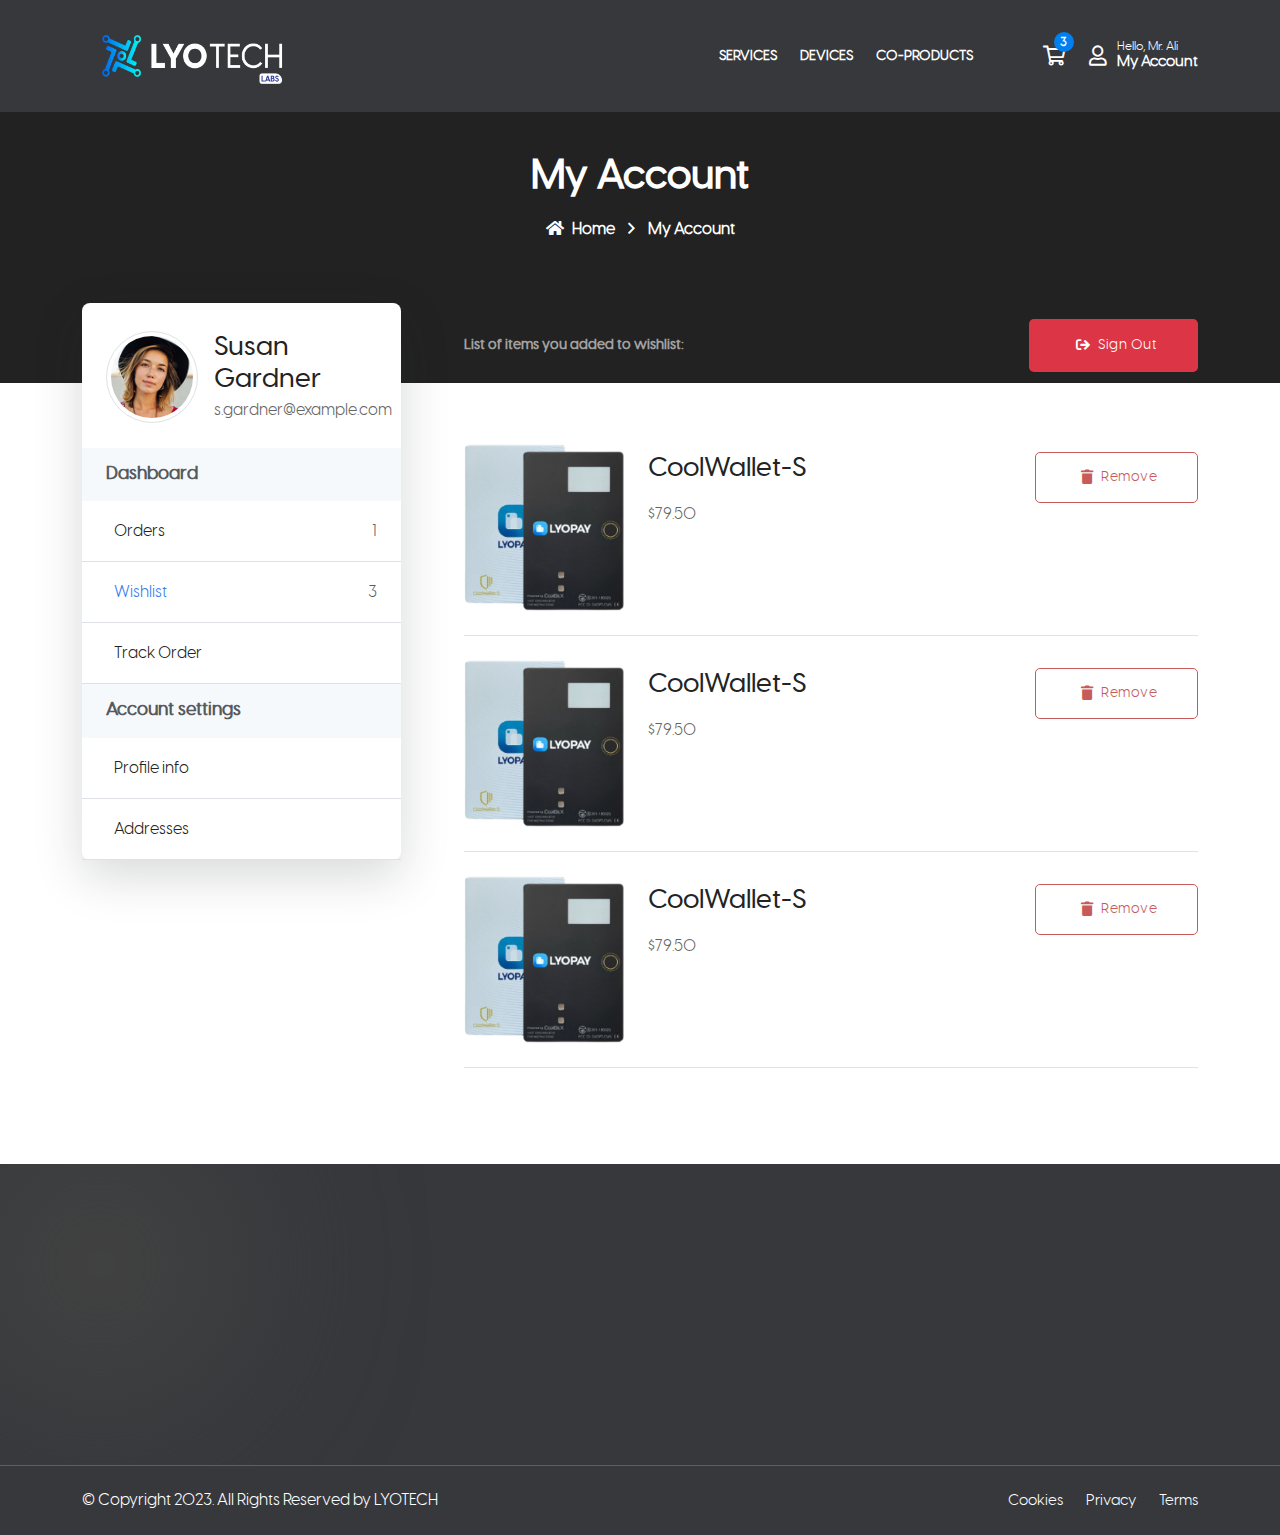
<file: user-wish-list.html>
<!DOCTYPE html>
<html lang="en">


<head>
    <!-- ========== Meta Tags ========== -->
    <meta charset="utf-8">
    <meta http-equiv="X-UA-Compatible" content="IE=edge">
    <meta name="viewport" content="width=device-width, initial-scale=1">
    <meta name="description" content="LYOTECH Labs - It eCommerce">

    <!-- ========== Page Title ========== -->
    <title>LYOTECH Labs</title>

    <!-- ========== Favicon Icon ========== -->
    <link rel="shortcut icon" href="assets/img/favicon.svg" type="image/x-icon">

    <!-- ========== Start Stylesheet ========== -->
    <link href="assets/css/bootstrap.min.css" rel="stylesheet" />
    <link href="assets/css/font-awesome.min.css" rel="stylesheet" />
    <link href="assets/css/themify-icons.css" rel="stylesheet" />
    <link href="assets/css/elegant-icons.css" rel="stylesheet" />
    <link href="assets/css/flaticon-set.css" rel="stylesheet" />
    <link href="assets/css/magnific-popup.css" rel="stylesheet" />
    <link href="assets/css/swiper-bundle.min.css" rel="stylesheet" />
    <link href="assets/css/animate.css" rel="stylesheet" />
    <link href="assets/css/validnavs.css" rel="stylesheet" />
    <link href="assets/css/helper.css" rel="stylesheet" />
    <link href="assets/css/shop.css" rel="stylesheet" />
    <link href="assets/css/style.css" rel="stylesheet" />
    <link href="style.css" rel="stylesheet">
    <!-- ========== End Stylesheet ========== -->

</head>

<body>

    <!-- Preloader Start -->
    <div class="se-pre-con"></div>
    <!-- Preloader Ends -->

    <!-- Header 
    ============================================= -->
    <header>
        <!-- Start Navigation -->
        <nav class="navbar mobile-sidenav navbar-common navbar-sticky navbar-default validnavs innerNav">

            <!-- Start Top Search -->
            <div class="top-search">
                <div class="container-xl">
                    <div class="input-group">
                        <span class="input-group-addon"><i class="fa fa-search"></i></span>
                        <input type="text" class="form-control" placeholder="Search">
                        <span class="input-group-addon close-search"><i class="fa fa-times"></i></span>
                    </div>
                </div>
            </div>
            <!-- End Top Search -->

            <div class="container d-flex justify-content-between align-items-center">


                <!-- Start Header Navigation -->
                <div class="navbar-header">
                    <button type="button" class="navbar-toggle" data-toggle="collapse" data-target="#navbar-menu">
                        <i class="fa fa-bars"></i>
                    </button>
                    <a class="navbar-brand" href="index.html"><img src="assets/img/logo.png" class="logo"
                            alt="Logo"></a>
                </div>
                <!-- End Header Navigation -->

                <!-- Main Nav -->
                <div class="main-nav-content">
                    <!-- Collect the nav links, forms, and other content for toggling -->
                    <div class="collapse navbar-collapse" id="navbar-menu">

                        <img src="assets/img/logo-main.png" alt="Logo">
                        <button type="button" class="navbar-toggle" data-toggle="collapse" data-target="#navbar-menu">
                            <i class="fa fa-times"></i>
                        </button>

                        <ul class="nav navbar-nav navbar-right" data-in="fadeInDown" data-out="fadeOutUp">
                          

                            <li>
                                <a href="index.html#services">Services</a>
                            </li>

                            <li>
                                <a href="index.html#devices">Devices</a>
                            </li>


                            <li>
                                <a href="lfi.html">CO-Products</a>
                            </li>

                        </ul>
                    </div><!-- /.navbar-collapse -->

                    <div class="attr-right">
                        <!-- Start Atribute Navigation -->
                        <div class="attr-nav">
                            <ul>
                                <li class="dropdown">
                                    <a href="#" class="dropdown-toggle" data-toggle="dropdown">
                                        <i class="far fa-shopping-cart"></i>
                                        <span class="badge">3</span>
                                    </a>
                                    <ul class="dropdown-menu cart-list">
                                        <li>
                                            <div class="thumb">
                                                <a href="shop-cart.html" class="photo">
                                                    <img src="assets/img/product/2.png" alt="Thumb">
                                                </a>
                                                <a href="shop-cart.html" class="remove-product">
                                                    <i class="fas fa-times"></i>
                                                </a>
                                            </div>
                                            <div class="info">
                                                <h6><a href="shop-cart.html">Delica omtantur </a></h6>
                                                <p>2x - <span class="price">$99.99</span></p>
                                            </div>
                                        </li>
                                        <li>
                                            <div class="thumb">
                                                <a href="shop-cart.html" class="photo">
                                                    <img src="assets/img/product/3.png" alt="Thumb">
                                                </a>
                                                <a href="shop-cart.html" class="remove-product">
                                                    <i class="fas fa-times"></i>
                                                </a>
                                            </div>
                                            <div class="info">
                                                <h6><a href="shop-cart.html">Omnes ocurreret</a></h6>
                                                <p>1x - <span class="price">$33.33</span></p>
                                            </div>
                                        </li>
                                        <li class="total">
                                            <span class="pull-right"><strong>Total</strong>: $0.00</span>
                                            <a href="shop-cart.html" class="btn btn-default btn-cart">Cart</a>
                                            <a href="shop-cart.html" class="btn btn-default btn-cart">Checkout</a>
                                        </li>
                                    </ul>
                                </li>

                                <li class="userAccount" data-bs-toggle="modal" data-bs-target="#LoginRegisterModal"
                                    data-toggle="dropdown">
                                    <a href="#">
                                        <i class="far fa-user"></i>
                                        <div class="UserInfoLogin">
                                            <span class="nameUser">Hello, Mr. Ali</span>
                                            <span>My Account</span>
                                        </div>
                                    </a>
                                </li>
                            </ul>
                        </div>
                        <!-- End Atribute Navigation -->
                    </div>

                    <!-- Overlay screen for menu -->
                    <div class="overlay-screen"></div>
                    <!-- End Overlay screen for menu -->

                </div>
                <!-- Main Nav -->

            </div>
        </nav>
        <!-- End Navigation -->
    </header>
    <!-- End Header -->




    <!-- Modal Login Register Start -->
    <div class="modal fade" id="LoginRegisterModal" tabindex="-1" role="dialog" aria-labelledby="exampleModalLabel"
        aria-hidden="true">
        <div role="document" class="modal-dialog modal-dialog-centered modal-md">

            <div class="modal-content">
                <div class="modal-header bg-secondary">
                    <div class="LoginRegister-Tabs">
                        <ul class="nav nav-tabs" id="myTab" role="tablist">
                            <li class="nav-item" role="presentation">
                                <button class="nav-link active" id="Login-tab" data-bs-toggle="tab"
                                    data-bs-target="#LoginTab" type="button" role="tab" aria-controls="LoginTab"
                                    aria-selected="true">Login </button>
                            </li>
                            <li class="nav-item" role="presentation">
                                <button class="nav-link" id="register-tab" data-bs-toggle="tab"
                                    data-bs-target="#registerTab" type="button" role="tab" aria-controls="registerTab"
                                    aria-selected="false" tabindex="-1">Sign Up</button>
                            </li>
                        </ul>
                    </div>
                    <button type="button" class="btn-close" data-bs-dismiss="modal" aria-label="Close"></button>
                </div>


                <div class="modal-body">
                    <div class="tab-content" id="myTabContent">

                        <div class="tab-pane fade active show" id="LoginTab" role="tabpanel" aria-labelledby="home-tab">
                            <form autocomplete="off" class="needs-validation tab-pane fade show active ">

                                <div class="mb-3">
                                    <label for="si-email" class="form-label">Email
                                        address</label><input type="email" id="si-email"
                                        placeholder="johndoe@example.com" required="" formcontrolname="email"
                                        class="form-control ">
                                    <div class="invalid-feedback">Please provide a valid email
                                        address.</div>
                                </div>

                                <div class="mb-3"><label for="si-password" class="form-label">Password </label>
                                    <div class="password-toggle"><input id="si-password" required=""
                                            formcontrolname="password" class="form-control" type="password">
                                        <label aria-label="Show/hide password" class="password-toggle-btn">
                                            <input type="checkbox" class="password-toggle-check">
                                            <span class="password-toggle-indicator mdi-eye-off-outline"></span></label>
                                    </div>
                                </div>

                                <div class="mb-3 d-flex flex-wrap justify-content-between">
                                    <div class="form-check mb-2">
                                        <input type="checkbox" id="si-remember" class="form-check-input"><label
                                            for="si-remember" class="form-check-label">Remember me</label>
                                    </div>
                                    <a href="#" class="fs-sm">Forgot password?</a>
                                </div>

                                <button type="submit" onclick="location.href='account-user.html';"
                                    class="btn btn-theme d-block w-100">Sign
                                    in</button>
                            </form>
                        </div>



                        <div class="tab-pane fade" id="registerTab" role="tabpanel" aria-labelledby="registerTab">
                            <form novalidate="" autocomplete="off" class="needs-validation tab-pane fade show active ">
                                <div class="mb-3"><label for="su-name" class="form-label">Full
                                        name</label><input type="text" id="su-name" placeholder="John Doe" required=""
                                        formcontrolname="name" class="form-control ">
                                    <div class="invalid-feedback">Please fill in your name.</div>
                                </div>
                                <div class="mb-3"><label for="su-email">Email address</label><input type="email"
                                        id="su-email" placeholder="johndoe@example.com" required=""
                                        formcontrolname="email" class="form-control ">
                                    <div class="invalid-feedback">Please provide a valid email address.</div>
                                </div>
                                <div class="mb-3"><label for="su-password" class="form-label">Password</label>
                                    <div class="password-toggle"><input id="su-password" required=""
                                            formcontrolname="password" class="form-control " type="password"><label
                                            aria-label="Show/hide
                    password" class="password-toggle-btn"><input type="checkbox" class="password-toggle-check"><span
                                                class="password-toggle-indicator mdi-eye-off-outline"></span></label>
                                    </div>
                                </div>
                                <div class="mb-3"><label for="su-password-confirm" class="form-label">Confirm
                                        password</label>
                                    <div class="password-toggle"><input id="su-password-confirm" required=""
                                            class="form-control" type="password"><label aria-label="Show/hide
                    password" class="password-toggle-btn"><input type="checkbox" class="password-toggle-check"><span
                                                class="password-toggle-indicator mdi-eye-off-outline"></span></label>
                                    </div>
                                </div><button type="submit" class="btn btn-theme d-block w-100">Sign
                                    up</button>
                            </form><!---->
                        </div>


                    </div>
                </div>

            </div>
        </div>
    </div>

    <!-- Modal Login Register End -->




    <!-- Start Breadcrumb 
    ============================================= -->
    <div class="breadcrumb-area text-center shadow dark text-light bg-cover account-banner"
        style="background: #222222;">
        <div class="container">
            <div class="row">
                <div class="col-lg-8 offset-lg-2">
                    <h1>My Account</h1>
                    <nav aria-label="breadcrumb">
                        <ol class="breadcrumb">
                            <li><a href="#"><i class="fas fa-home"></i> Home</a></li>
                            <li class="active">My Account</li>
                        </ol>
                    </nav>
                </div>
            </div>
        </div>
    </div>
    <!-- End Breadcrumb -->

    <!-- User Account Start
    ============================================= -->

    <div class="account-wrap">
        <div class="container pb-5 mb-2 mb-md-4">
            <div class="row">
                <aside class="col-lg-4 pt-4 pt-lg-0 pe-xl-5">
                    <div class="bg-white rounded-3 shadow-lg pt-1 mb-5 mb-lg-0">
                        <div class="d-md-flex justify-content-between align-items-center text-center text-md-start p-4">
                            <div class="d-md-flex align-items-center">
                                <div class="img-thumbnail rounded-circle position-relative flex-shrink-0 mx-auto mb-2 mx-md-0 mb-md-0"
                                    style="width: 6.375rem;"><img src="assets/img/avatar.jpg" alt="Susan Gardner"
                                        class="rounded-circle"></div>
                                <div class="ps-md-3">
                                    <h3 class="fs-base mb-0">Susan Gardner</h3><span
                                        class="text-accent fs-sm">s.gardner@example.com</span>
                                </div>
                            </div><a href="#" data-bs-toggle="collapse" aria-expanded="false"
                                data-bs-target="#account-menu" class="btn btn-primary d-lg-none mb-2 mt-3 mt-md-0 btn-theme"><i
                                    class="ci-menu me-2"></i>Account menu</a>
                        </div>


                        <div id="account-menu" class="d-lg-block collapse">
                            <div class="bg-secondary px-4 py-3">
                                <h3 class="fs-sm mb-0 text-muted">Dashboard</h3>
                            </div>
                            <ul  class="list-unstyled mb-0">
                                <li class="border-bottom mb-0"><a href="account-user.html"
                                        class="nav-link-style d-flex align-items-center px-4 py-3" href="#"><i
                                            class="ci-bag opacity-60 me-2"></i>Orders<span
                                            class="fs-sm text-muted ms-auto">1</span></a></li>

                                  <li class="border-bottom mb-0">
                    <a class="nav-link-style d-flex align-items-center px-4 py-3 active" href="user-wish-list.html">
                      <i class="ci-heart opacity-60 me-2"></i>Wishlist <span class="fs-sm text-muted ms-auto">3</span>
                    </a>
                  </li>

  <li class="border-bottom mb-0">
                    <a class="nav-link-style d-flex align-items-center px-4 py-3" href="track-order.html">
                      <i class="ci-heart opacity-60 me-2"></i>Track Order
                    </a>
                  </li>
                            </ul>


                            <div class="bg-secondary px-4 py-3">
                                <h3 class="fs-sm mb-0 text-muted">Account settings</h3>
                            </div>


                            <ul class="list-unstyled mb-0">
                                <li class="border-bottom mb-0"><a 
                                        class="nav-link-style d-flex align-items-center px-4 py-3" href="user-profile.html"><i
                                            class="ci-user opacity-60 me-2"></i>Profile info</a></li>
                                <li class="border-bottom mb-0"><a 
                                        class="nav-link-style d-flex align-items-center px-4 py-3" href="user-address.html"><i
                                            class="ci-location opacity-60 me-2"></i>Addresses</a></li>
                                
                                <li class="d-lg-none border-top mb-0"><a 
                                        class="nav-link-style d-flex align-items-center px-4 py-3" href="index.html"><i
                                            class="ci-sign-out opacity-60 me-2"></i>Sign out</a></li>
                            </ul>
                        </div>
                    </div>
                </aside>



                <!-- Wish List Start -->


                <section class="col-lg-8" id="wishListCollapse">
                    <div
                        class="d-none d-lg-flex justify-content-between align-items-center pt-lg-3 pb-4 pb-lg-5 mb-lg-3">
                        <h6 class="fs-base text-light mb-0">List of items you added to wishlist:
                        </h6>
                        
                        <a class="btn btn-primary btn-sm  d-lg-inline-block bg-danger" href="index.html">
                            <i class="fa fa-sign-out me-2 "></i>Sign out</a>
                    </div>


                    <div
                        class="d-sm-flex justify-content-between mt-lg-4 mb-4 pb-3 pb-sm-4 border-bottom">
                        <div
                            class="d-block d-sm-flex align-items-start text-center text-sm-start"><span
                                class="d-block flex-shrink-0 mx-auto me-sm-4" style="width: 10rem;"><img
                                    alt="Product" src="assets/img/coolwallet.png"></span>

                                    
                            <div class="pt-2">
                                <h3 class="product-title fs-base mb-2">CoolWallet-S
                                </h3>
                                <div class="fs-lg text-accent pt-2">$79.50</div>
                            </div>
                        </div>
                        <div class="pt-2 ps-sm-3 mx-auto mx-sm-0 text-center"><button
                                type="button" class="btn primary-black btn-sm"><i
                                    class="fa fa-trash me-2"></i>Remove</button></div>
                    </div>




                    <div
                    class="d-sm-flex justify-content-between mt-lg-4 mb-4 pb-3 pb-sm-4 border-bottom">
                    <div
                        class="d-block d-sm-flex align-items-start text-center text-sm-start"><span
                            class="d-block flex-shrink-0 mx-auto me-sm-4" style="width: 10rem;"><img
                                alt="Product" src="assets/img/coolwallet.png"></span>

                                
                        <div class="pt-2">
                            <h3 class="product-title fs-base mb-2">CoolWallet-S
                            </h3>
                            <div class="fs-lg text-accent pt-2">$79.50</div>
                        </div>
                    </div>
                    <div class="pt-2 ps-sm-3 mx-auto mx-sm-0 text-center"><button
                            type="button" class="btn primary-black btn-sm"><i
                                class="fa fa-trash me-2"></i>Remove</button></div>
                </div>


                <div
                class="d-sm-flex justify-content-between mt-lg-4 mb-4 pb-3 pb-sm-4 border-bottom">
                <div
                    class="d-block d-sm-flex align-items-start text-center text-sm-start"><span
                        class="d-block flex-shrink-0 mx-auto me-sm-4" style="width: 10rem;"><img
                            alt="Product" src="assets/img/coolwallet.png"></span>

                            
                    <div class="pt-2">
                        <h3 class="product-title fs-base mb-2">CoolWallet-S
                        </h3>
                        <div class="fs-lg text-accent pt-2">$79.50</div>
                    </div>
                </div>
                <div class="pt-2 ps-sm-3 mx-auto mx-sm-0 text-center"><button
                        type="button" class="btn primary-black btn-sm"><i
                            class="fa fa-trash me-2"></i>Remove</button></div>
            </div>
                </section>


                <!-- Wish List End -->







            </div>
        </div>
    </div>

    <!-- User Account Start End -->

    <div class="modal fade" id="orderDetailModal" tabindex="-1" role="dialog" aria-labelledby="exampleModalLabel"
        aria-hidden="true">
        <div role="document" class="modal-dialog modal-dialog-centered modal-xl">
            <div class="modal-content">
                <div class="modal-content">
                    <div class="modal-header">
                        <h5 class="modal-title">Order No - 34VB5540K83</h5><button type="button" data-bs-dismiss="modal"
                            aria-label="Close" class="btn-close"></button>
                    </div>
                    <div class="modal-body pb-0">
                        <div class="cart-table table-responsive">
                            <table class="table table-bordered">
                                <thead>
                                    <tr>
                                        <th class="pro-thumbnail">Image</th>
                                        <th class="pro-title">Product</th>
                                        <th class="pro-price">Price</th>
                                        <th class="pro-quantity">Quantity</th>
                                    </tr>
                                </thead>

                                <tbody>
                                    <tr>
                                        <td class="pro-thumnail">
                                            <img src="assets/img/coolwallet.png" alt="Product Thumbnail">
                                        </td>
                                        <td class="pro-title">
                                            <span> CoolWallet-S</span>
                                        </td>
                                        <td class="pro-price">
                                            <span>$8.00</span>
                                        </td>
                                        <td class="pro-quantity">
                                            <!-- <div class="quantity">
                                                <div class="product-quantity">
                                                    <input class="cart-plus-minus-box" type="text" value="1" name="updates[]">
                                                    <span class="dec qtybtn"> - </span><span class="inc qtybtn"> + </span>
                                                </div>
                                            </div> -->

                                            <div class="product-purchase-list">
                                                1
                                            </div>


                                        </td>

                                    </tr>

                                    <tr>
                                        <td class="pro-thumnail">
                                            <img src="assets/img/coolwallet.png" alt="Product Thumbnail">
                                        </td>
                                        <td class="pro-title">
                                            <span> CoolWallet-S</span>
                                        </td>
                                        <td class="pro-price">
                                            <span>$8.00</span>
                                        </td>
                                        <td class="pro-quantity">
                                            <!-- <div class="quantity">
                                                <div class="product-quantity">
                                                    <input class="cart-plus-minus-box" type="text" value="1" name="updates[]">
                                                    <span class="dec qtybtn"> - </span><span class="inc qtybtn"> + </span>
                                                </div>
                                            </div> -->

                                            <div class="product-purchase-list">
                                                1
                                            </div>


                                        </td>

                                    </tr>

                                    <tr>
                                        <td class="pro-thumnail">
                                            <img src="assets/img/coolwallet.png" alt="Product Thumbnail">
                                        </td>
                                        <td class="pro-title">
                                            <span> CoolWallet-S</span>
                                        </td>
                                        <td class="pro-price">
                                            <span>$8.00</span>
                                        </td>
                                        <td class="pro-quantity">
                                            <div class="product-purchase-list">
                                                1
                                            </div>


                                        </td>

                                    </tr>
                                </tbody>
                            </table>
                        </div>

                    </div>
                    <div class="modal-footer flex-wrap justify-content-between bg-secondary fs-md">
                        <div class="px-2 py-1"><span
                                class="text-muted">Subtotal:&nbsp;</span><span>$265.<small>00</small></span></div>
                        <div class="px-2 py-1"><span
                                class="text-muted">Shipping:&nbsp;</span><span>$22.<small>50</small></span></div>
                        <div class="px-2 py-1"><span
                                class="text-muted">Tax:&nbsp;</span><span>$9.<small>50</small></span></div>
                        <div class="px-2 py-1"><span class="text-muted">Total:&nbsp;</span><span
                                class="fs-lg">$297.<small>00</small></span></div>
                    </div>
                </div>
            </div>

        </div>
    </div>










    <!-- Start Footer 
    ============================================= -->
    <footer class="bg-dark text-light">
        <div class="container wow fadeInUp" data-in="fadeInDown" data-out="fadeOutUp">
            <div class="f-items default-padding">
                <div class="row">
                    <div class="col-lg-12 col-md-12 item">
                        <div class="f-item about">
                            <img class="logo" src="assets/img/footer-logo.png" alt="Logo">
                            <div class="address text-center">
                                <ul>
                                    <li>
                                        LYOTECH LABS ELECTRONICS TRADING L.L.C <br>
                                        Building name: WHP2-BLOCK-T COMMERCIAL <br>
                                       Area: Saih Shuaib 3, Dubai, UAE
                                    </li>
                                    <li>
                                        <div class="icon">
                                            <i class="fas fa-envelope-open-text"></i>
                                        </div>
                                        <div class="content">
                                            <strong>Email:</strong>
                                          <a href="mailto:info@lyotechlabs.com" target="_blank">info@lyotechlabs.com</a>
                                        </div>
                                    </li>
                              
                                </ul>
                            </div>


                        </div>
                    </div>
                 
               
                </div>
            </div>
        </div>
        <!-- Start Footer Bottom -->
        <div class="footer-bottom">
            <div class="container">
                <div class="footer-bottom-box">
                    <div class="row">
                        <div class="col-lg-6">
                            <p>&copy; Copyright 2023. All Rights Reserved by <a href="#">LYOTECH</a></p>
                        </div>
                        <div class="col-lg-6 text-right">
                            <ul>
                                <li>
                                    <a href="cookies.html">Cookies</a>
                                </li>
                                <li>
                                    <a href="privacy.html">Privacy</a>
                                </li>
                                <li>
                                    <a href="terms.html">Terms</a>
                                </li>
                            </ul>
                        </div>
                    </div>
                </div>
            </div>
        </div>
        <!-- End Footer Bottom -->
    </footer>
    <!-- End Footer -->

    <!-- jQuery Frameworks
    ============================================= -->
    <script src="assets/js/jquery-3.6.0.min.js"></script>
    <script src="assets/js/bootstrap.bundle.min.js"></script>
    <script src="assets/js/jquery.appear.js"></script>
    <script src="assets/js/jquery.easing.min.js"></script>
    <script src="assets/js/jquery.magnific-popup.min.js"></script>
    <script src="assets/js/modernizr.custom.13711.js"></script>
    <script src="assets/js/swiper-bundle.min.js"></script>
    <script src="assets/js/wow.min.js"></script>
    <script src="assets/js/progress-bar.min.js"></script>
    <script src="assets/js/circle-progress.js"></script>
    <script src="assets/js/isotope.pkgd.min.js"></script>
    <script src="assets/js/imagesloaded.pkgd.min.js"></script>
    <script src="assets/js/jquery.nice-select.min.js"></script>
    <script src="assets/js/count-to.js"></script>
    <script src="assets/js/jquery.scrolla.min.js"></script>
    <script src="assets/js/YTPlayer.min.js"></script>
    <script src="assets/js/TweenMax.min.js"></script>
    <script src="assets/js/validnavs.js"></script>
    <script src="assets/js/main.js"></script>

</body>


</html>
</file>
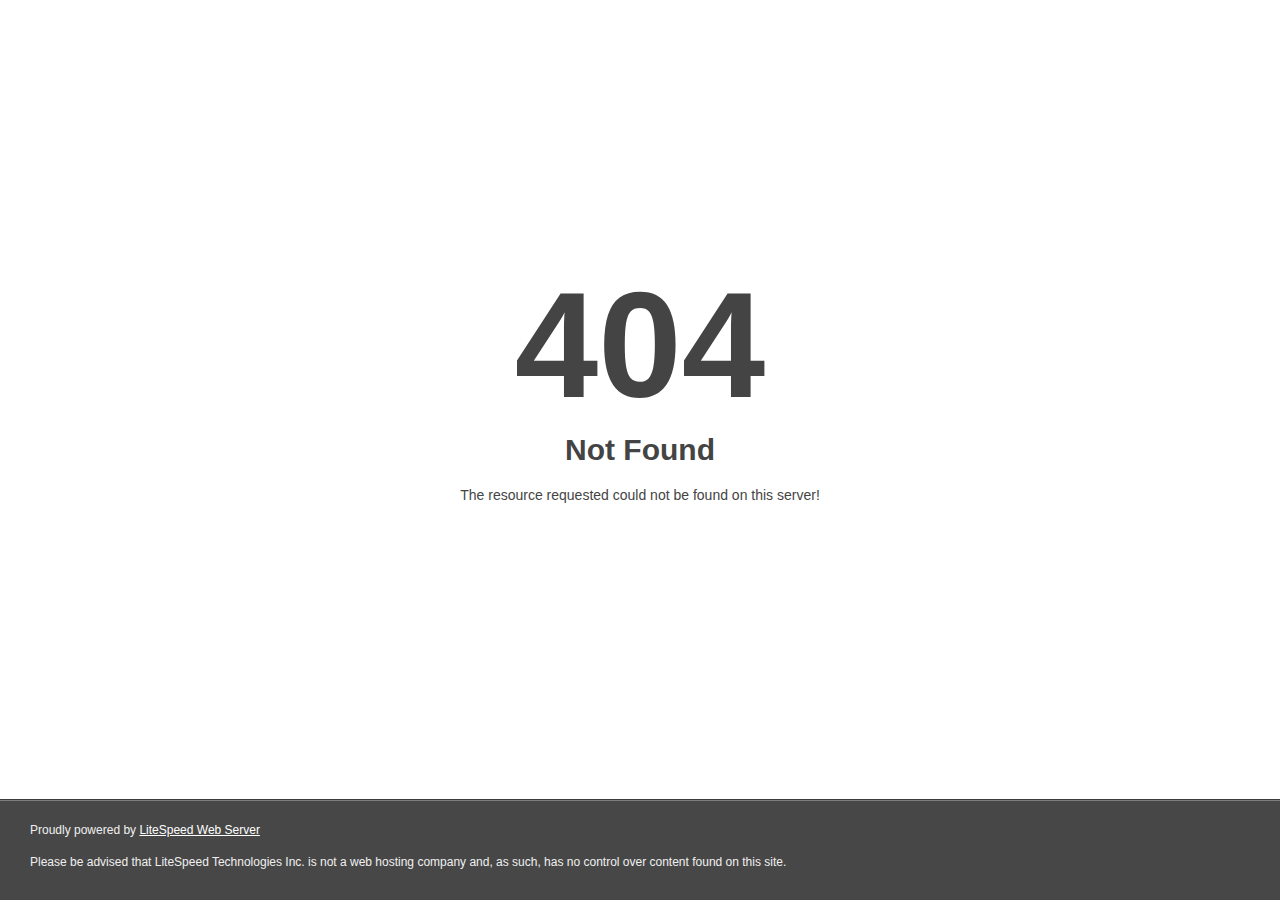
<file: assets/css/ElegantIcons.html>
<!DOCTYPE html>
<html style="height:100%">
<head>
<meta name="viewport" content="width=device-width, initial-scale=1, shrink-to-fit=no" />
<title> 404 Not Found
</title></head>
<body style="color: #444; margin:0;font: normal 14px/20px Arial, Helvetica, sans-serif; height:100%; background-color: #fff;">
<div style="height:auto; min-height:100%; ">     <div style="text-align: center; width:800px; margin-left: -400px; position:absolute; top: 30%; left:50%;">
        <h1 style="margin:0; font-size:150px; line-height:150px; font-weight:bold;">404</h1>
<h2 style="margin-top:20px;font-size: 30px;">Not Found
</h2>
<p>The resource requested could not be found on this server!</p>
</div></div><div style="color:#f0f0f0; font-size:12px;margin:auto;padding:0px 30px 0px 30px;position:relative;clear:both;height:100px;margin-top:-101px;background-color:#474747;border-top: 1px solid rgba(0,0,0,0.15);box-shadow: 0 1px 0 rgba(255, 255, 255, 0.3) inset;">
<br>Proudly powered by  <a style="color:#fff;" href="http://www.litespeedtech.com/error-page">LiteSpeed Web Server</a><p>Please be advised that LiteSpeed Technologies Inc. is not a web hosting company and, as such, has no control over content found on this site.</p></div></body></html>
</file>
<file: assets/css/themify-icons.css>
@font-face {
	font-family: 'themify';
	src:url('../fonts/themify9f24.html?-fvbane');
	src:url('../fonts/themifyd41d.html?#iefix-fvbane') format('embedded-opentype'),
		url('../fonts/themify9f24-2.html?-fvbane') format('woff'),
		url('../fonts/themify9f24-3.html?-fvbane') format('truetype'),
		url('../fonts/themify9f24-4.html?-fvbane#themify') format('svg');
	font-weight: normal;
	font-style: normal;
}

[class^="ti-"], [class*=" ti-"] {
	font-family: 'themify';
	speak: none;
	font-style: normal;
	font-weight: normal;
	font-variant: normal;
	text-transform: none;
	line-height: 1;

	/* Better Font Rendering =========== */
	-webkit-font-smoothing: antialiased;
	-moz-osx-font-smoothing: grayscale;
}

.ti-wand:before {
	content: "\e600";
}
.ti-volume:before {
	content: "\e601";
}
.ti-user:before {
	content: "\e602";
}
.ti-unlock:before {
	content: "\e603";
}
.ti-unlink:before {
	content: "\e604";
}
.ti-trash:before {
	content: "\e605";
}
.ti-thought:before {
	content: "\e606";
}
.ti-target:before {
	content: "\e607";
}
.ti-tag:before {
	content: "\e608";
}
.ti-tablet:before {
	content: "\e609";
}
.ti-star:before {
	content: "\e60a";
}
.ti-spray:before {
	content: "\e60b";
}
.ti-signal:before {
	content: "\e60c";
}
.ti-shopping-cart:before {
	content: "\e60d";
}
.ti-shopping-cart-full:before {
	content: "\e60e";
}
.ti-settings:before {
	content: "\e60f";
}
.ti-search:before {
	content: "\e610";
}
.ti-zoom-in:before {
	content: "\e611";
}
.ti-zoom-out:before {
	content: "\e612";
}
.ti-cut:before {
	content: "\e613";
}
.ti-ruler:before {
	content: "\e614";
}
.ti-ruler-pencil:before {
	content: "\e615";
}
.ti-ruler-alt:before {
	content: "\e616";
}
.ti-bookmark:before {
	content: "\e617";
}
.ti-bookmark-alt:before {
	content: "\e618";
}
.ti-reload:before {
	content: "\e619";
}
.ti-plus:before {
	content: "\e61a";
}
.ti-pin:before {
	content: "\e61b";
}
.ti-pencil:before {
	content: "\e61c";
}
.ti-pencil-alt:before {
	content: "\e61d";
}
.ti-paint-roller:before {
	content: "\e61e";
}
.ti-paint-bucket:before {
	content: "\e61f";
}
.ti-na:before {
	content: "\e620";
}
.ti-mobile:before {
	content: "\e621";
}
.ti-minus:before {
	content: "\e622";
}
.ti-medall:before {
	content: "\e623";
}
.ti-medall-alt:before {
	content: "\e624";
}
.ti-marker:before {
	content: "\e625";
}
.ti-marker-alt:before {
	content: "\e626";
}
.ti-arrow-up:before {
	content: "\e627";
}
.ti-arrow-right:before {
	content: "\e628";
}
.ti-arrow-left:before {
	content: "\e629";
}
.ti-arrow-down:before {
	content: "\e62a";
}
.ti-lock:before {
	content: "\e62b";
}
.ti-location-arrow:before {
	content: "\e62c";
}
.ti-link:before {
	content: "\e62d";
}
.ti-layout:before {
	content: "\e62e";
}
.ti-layers:before {
	content: "\e62f";
}
.ti-layers-alt:before {
	content: "\e630";
}
.ti-key:before {
	content: "\e631";
}
.ti-import:before {
	content: "\e632";
}
.ti-image:before {
	content: "\e633";
}
.ti-heart:before {
	content: "\e634";
}
.ti-heart-broken:before {
	content: "\e635";
}
.ti-hand-stop:before {
	content: "\e636";
}
.ti-hand-open:before {
	content: "\e637";
}
.ti-hand-drag:before {
	content: "\e638";
}
.ti-folder:before {
	content: "\e639";
}
.ti-flag:before {
	content: "\e63a";
}
.ti-flag-alt:before {
	content: "\e63b";
}
.ti-flag-alt-2:before {
	content: "\e63c";
}
.ti-eye:before {
	content: "\e63d";
}
.ti-export:before {
	content: "\e63e";
}
.ti-exchange-vertical:before {
	content: "\e63f";
}
.ti-desktop:before {
	content: "\e640";
}
.ti-cup:before {
	content: "\e641";
}
.ti-crown:before {
	content: "\e642";
}
.ti-comments:before {
	content: "\e643";
}
.ti-comment:before {
	content: "\e644";
}
.ti-comment-alt:before {
	content: "\e645";
}
.ti-close:before {
	content: "\e646";
}
.ti-clip:before {
	content: "\e647";
}
.ti-angle-up:before {
	content: "\e648";
}
.ti-angle-right:before {
	content: "\e649";
}
.ti-angle-left:before {
	content: "\e64a";
}
.ti-angle-down:before {
	content: "\e64b";
}
.ti-check:before {
	content: "\e64c";
}
.ti-check-box:before {
	content: "\e64d";
}
.ti-camera:before {
	content: "\e64e";
}
.ti-announcement:before {
	content: "\e64f";
}
.ti-brush:before {
	content: "\e650";
}
.ti-briefcase:before {
	content: "\e651";
}
.ti-bolt:before {
	content: "\e652";
}
.ti-bolt-alt:before {
	content: "\e653";
}
.ti-blackboard:before {
	content: "\e654";
}
.ti-bag:before {
	content: "\e655";
}
.ti-move:before {
	content: "\e656";
}
.ti-arrows-vertical:before {
	content: "\e657";
}
.ti-arrows-horizontal:before {
	content: "\e658";
}
.ti-fullscreen:before {
	content: "\e659";
}
.ti-arrow-top-right:before {
	content: "\e65a";
}
.ti-arrow-top-left:before {
	content: "\e65b";
}
.ti-arrow-circle-up:before {
	content: "\e65c";
}
.ti-arrow-circle-right:before {
	content: "\e65d";
}
.ti-arrow-circle-left:before {
	content: "\e65e";
}
.ti-arrow-circle-down:before {
	content: "\e65f";
}
.ti-angle-double-up:before {
	content: "\e660";
}
.ti-angle-double-right:before {
	content: "\e661";
}
.ti-angle-double-left:before {
	content: "\e662";
}
.ti-angle-double-down:before {
	content: "\e663";
}
.ti-zip:before {
	content: "\e664";
}
.ti-world:before {
	content: "\e665";
}
.ti-wheelchair:before {
	content: "\e666";
}
.ti-view-list:before {
	content: "\e667";
}
.ti-view-list-alt:before {
	content: "\e668";
}
.ti-view-grid:before {
	content: "\e669";
}
.ti-uppercase:before {
	content: "\e66a";
}
.ti-upload:before {
	content: "\e66b";
}
.ti-underline:before {
	content: "\e66c";
}
.ti-truck:before {
	content: "\e66d";
}
.ti-timer:before {
	content: "\e66e";
}
.ti-ticket:before {
	content: "\e66f";
}
.ti-thumb-up:before {
	content: "\e670";
}
.ti-thumb-down:before {
	content: "\e671";
}
.ti-text:before {
	content: "\e672";
}
.ti-stats-up:before {
	content: "\e673";
}
.ti-stats-down:before {
	content: "\e674";
}
.ti-split-v:before {
	content: "\e675";
}
.ti-split-h:before {
	content: "\e676";
}
.ti-smallcap:before {
	content: "\e677";
}
.ti-shine:before {
	content: "\e678";
}
.ti-shift-right:before {
	content: "\e679";
}
.ti-shift-left:before {
	content: "\e67a";
}
.ti-shield:before {
	content: "\e67b";
}
.ti-notepad:before {
	content: "\e67c";
}
.ti-server:before {
	content: "\e67d";
}
.ti-quote-right:before {
	content: "\e67e";
}
.ti-quote-left:before {
	content: "\e67f";
}
.ti-pulse:before {
	content: "\e680";
}
.ti-printer:before {
	content: "\e681";
}
.ti-power-off:before {
	content: "\e682";
}
.ti-plug:before {
	content: "\e683";
}
.ti-pie-chart:before {
	content: "\e684";
}
.ti-paragraph:before {
	content: "\e685";
}
.ti-panel:before {
	content: "\e686";
}
.ti-package:before {
	content: "\e687";
}
.ti-music:before {
	content: "\e688";
}
.ti-music-alt:before {
	content: "\e689";
}
.ti-mouse:before {
	content: "\e68a";
}
.ti-mouse-alt:before {
	content: "\e68b";
}
.ti-money:before {
	content: "\e68c";
}
.ti-microphone:before {
	content: "\e68d";
}
.ti-menu:before {
	content: "\e68e";
}
.ti-menu-alt:before {
	content: "\e68f";
}
.ti-map:before {
	content: "\e690";
}
.ti-map-alt:before {
	content: "\e691";
}
.ti-loop:before {
	content: "\e692";
}
.ti-location-pin:before {
	content: "\e693";
}
.ti-list:before {
	content: "\e694";
}
.ti-light-bulb:before {
	content: "\e695";
}
.ti-Italic:before {
	content: "\e696";
}
.ti-info:before {
	content: "\e697";
}
.ti-infinite:before {
	content: "\e698";
}
.ti-id-badge:before {
	content: "\e699";
}
.ti-hummer:before {
	content: "\e69a";
}
.ti-home:before {
	content: "\e69b";
}
.ti-help:before {
	content: "\e69c";
}
.ti-headphone:before {
	content: "\e69d";
}
.ti-harddrives:before {
	content: "\e69e";
}
.ti-harddrive:before {
	content: "\e69f";
}
.ti-gift:before {
	content: "\e6a0";
}
.ti-game:before {
	content: "\e6a1";
}
.ti-filter:before {
	content: "\e6a2";
}
.ti-files:before {
	content: "\e6a3";
}
.ti-file:before {
	content: "\e6a4";
}
.ti-eraser:before {
	content: "\e6a5";
}
.ti-envelope:before {
	content: "\e6a6";
}
.ti-download:before {
	content: "\e6a7";
}
.ti-direction:before {
	content: "\e6a8";
}
.ti-direction-alt:before {
	content: "\e6a9";
}
.ti-dashboard:before {
	content: "\e6aa";
}
.ti-control-stop:before {
	content: "\e6ab";
}
.ti-control-shuffle:before {
	content: "\e6ac";
}
.ti-control-play:before {
	content: "\e6ad";
}
.ti-control-pause:before {
	content: "\e6ae";
}
.ti-control-forward:before {
	content: "\e6af";
}
.ti-control-backward:before {
	content: "\e6b0";
}
.ti-cloud:before {
	content: "\e6b1";
}
.ti-cloud-up:before {
	content: "\e6b2";
}
.ti-cloud-down:before {
	content: "\e6b3";
}
.ti-clipboard:before {
	content: "\e6b4";
}
.ti-car:before {
	content: "\e6b5";
}
.ti-calendar:before {
	content: "\e6b6";
}
.ti-book:before {
	content: "\e6b7";
}
.ti-bell:before {
	content: "\e6b8";
}
.ti-basketball:before {
	content: "\e6b9";
}
.ti-bar-chart:before {
	content: "\e6ba";
}
.ti-bar-chart-alt:before {
	content: "\e6bb";
}
.ti-back-right:before {
	content: "\e6bc";
}
.ti-back-left:before {
	content: "\e6bd";
}
.ti-arrows-corner:before {
	content: "\e6be";
}
.ti-archive:before {
	content: "\e6bf";
}
.ti-anchor:before {
	content: "\e6c0";
}
.ti-align-right:before {
	content: "\e6c1";
}
.ti-align-left:before {
	content: "\e6c2";
}
.ti-align-justify:before {
	content: "\e6c3";
}
.ti-align-center:before {
	content: "\e6c4";
}
.ti-alert:before {
	content: "\e6c5";
}
.ti-alarm-clock:before {
	content: "\e6c6";
}
.ti-agenda:before {
	content: "\e6c7";
}
.ti-write:before {
	content: "\e6c8";
}
.ti-window:before {
	content: "\e6c9";
}
.ti-widgetized:before {
	content: "\e6ca";
}
.ti-widget:before {
	content: "\e6cb";
}
.ti-widget-alt:before {
	content: "\e6cc";
}
.ti-wallet:before {
	content: "\e6cd";
}
.ti-video-clapper:before {
	content: "\e6ce";
}
.ti-video-camera:before {
	content: "\e6cf";
}
.ti-vector:before {
	content: "\e6d0";
}
.ti-themify-logo:before {
	content: "\e6d1";
}
.ti-themify-favicon:before {
	content: "\e6d2";
}
.ti-themify-favicon-alt:before {
	content: "\e6d3";
}
.ti-support:before {
	content: "\e6d4";
}
.ti-stamp:before {
	content: "\e6d5";
}
.ti-split-v-alt:before {
	content: "\e6d6";
}
.ti-slice:before {
	content: "\e6d7";
}
.ti-shortcode:before {
	content: "\e6d8";
}
.ti-shift-right-alt:before {
	content: "\e6d9";
}
.ti-shift-left-alt:before {
	content: "\e6da";
}
.ti-ruler-alt-2:before {
	content: "\e6db";
}
.ti-receipt:before {
	content: "\e6dc";
}
.ti-pin2:before {
	content: "\e6dd";
}
.ti-pin-alt:before {
	content: "\e6de";
}
.ti-pencil-alt2:before {
	content: "\e6df";
}
.ti-palette:before {
	content: "\e6e0";
}
.ti-more:before {
	content: "\e6e1";
}
.ti-more-alt:before {
	content: "\e6e2";
}
.ti-microphone-alt:before {
	content: "\e6e3";
}
.ti-magnet:before {
	content: "\e6e4";
}
.ti-line-double:before {
	content: "\e6e5";
}
.ti-line-dotted:before {
	content: "\e6e6";
}
.ti-line-dashed:before {
	content: "\e6e7";
}
.ti-layout-width-full:before {
	content: "\e6e8";
}
.ti-layout-width-default:before {
	content: "\e6e9";
}
.ti-layout-width-default-alt:before {
	content: "\e6ea";
}
.ti-layout-tab:before {
	content: "\e6eb";
}
.ti-layout-tab-window:before {
	content: "\e6ec";
}
.ti-layout-tab-v:before {
	content: "\e6ed";
}
.ti-layout-tab-min:before {
	content: "\e6ee";
}
.ti-layout-slider:before {
	content: "\e6ef";
}
.ti-layout-slider-alt:before {
	content: "\e6f0";
}
.ti-layout-sidebar-right:before {
	content: "\e6f1";
}
.ti-layout-sidebar-none:before {
	content: "\e6f2";
}
.ti-layout-sidebar-left:before {
	content: "\e6f3";
}
.ti-layout-placeholder:before {
	content: "\e6f4";
}
.ti-layout-menu:before {
	content: "\e6f5";
}
.ti-layout-menu-v:before {
	content: "\e6f6";
}
.ti-layout-menu-separated:before {
	content: "\e6f7";
}
.ti-layout-menu-full:before {
	content: "\e6f8";
}
.ti-layout-media-right-alt:before {
	content: "\e6f9";
}
.ti-layout-media-right:before {
	content: "\e6fa";
}
.ti-layout-media-overlay:before {
	content: "\e6fb";
}
.ti-layout-media-overlay-alt:before {
	content: "\e6fc";
}
.ti-layout-media-overlay-alt-2:before {
	content: "\e6fd";
}
.ti-layout-media-left-alt:before {
	content: "\e6fe";
}
.ti-layout-media-left:before {
	content: "\e6ff";
}
.ti-layout-media-center-alt:before {
	content: "\e700";
}
.ti-layout-media-center:before {
	content: "\e701";
}
.ti-layout-list-thumb:before {
	content: "\e702";
}
.ti-layout-list-thumb-alt:before {
	content: "\e703";
}
.ti-layout-list-post:before {
	content: "\e704";
}
.ti-layout-list-large-image:before {
	content: "\e705";
}
.ti-layout-line-solid:before {
	content: "\e706";
}
.ti-layout-grid4:before {
	content: "\e707";
}
.ti-layout-grid3:before {
	content: "\e708";
}
.ti-layout-grid2:before {
	content: "\e709";
}
.ti-layout-grid2-thumb:before {
	content: "\e70a";
}
.ti-layout-cta-right:before {
	content: "\e70b";
}
.ti-layout-cta-left:before {
	content: "\e70c";
}
.ti-layout-cta-center:before {
	content: "\e70d";
}
.ti-layout-cta-btn-right:before {
	content: "\e70e";
}
.ti-layout-cta-btn-left:before {
	content: "\e70f";
}
.ti-layout-column4:before {
	content: "\e710";
}
.ti-layout-column3:before {
	content: "\e711";
}
.ti-layout-column2:before {
	content: "\e712";
}
.ti-layout-accordion-separated:before {
	content: "\e713";
}
.ti-layout-accordion-merged:before {
	content: "\e714";
}
.ti-layout-accordion-list:before {
	content: "\e715";
}
.ti-ink-pen:before {
	content: "\e716";
}
.ti-info-alt:before {
	content: "\e717";
}
.ti-help-alt:before {
	content: "\e718";
}
.ti-headphone-alt:before {
	content: "\e719";
}
.ti-hand-point-up:before {
	content: "\e71a";
}
.ti-hand-point-right:before {
	content: "\e71b";
}
.ti-hand-point-left:before {
	content: "\e71c";
}
.ti-hand-point-down:before {
	content: "\e71d";
}
.ti-gallery:before {
	content: "\e71e";
}
.ti-face-smile:before {
	content: "\e71f";
}
.ti-face-sad:before {
	content: "\e720";
}
.ti-credit-card:before {
	content: "\e721";
}
.ti-control-skip-forward:before {
	content: "\e722";
}
.ti-control-skip-backward:before {
	content: "\e723";
}
.ti-control-record:before {
	content: "\e724";
}
.ti-control-eject:before {
	content: "\e725";
}
.ti-comments-smiley:before {
	content: "\e726";
}
.ti-brush-alt:before {
	content: "\e727";
}
.ti-youtube:before {
	content: "\e728";
}
.ti-vimeo:before {
	content: "\e729";
}
.ti-twitter:before {
	content: "\e72a";
}
.ti-time:before {
	content: "\e72b";
}
.ti-tumblr:before {
	content: "\e72c";
}
.ti-skype:before {
	content: "\e72d";
}
.ti-share:before {
	content: "\e72e";
}
.ti-share-alt:before {
	content: "\e72f";
}
.ti-rocket:before {
	content: "\e730";
}
.ti-pinterest:before {
	content: "\e731";
}
.ti-new-window:before {
	content: "\e732";
}
.ti-microsoft:before {
	content: "\e733";
}
.ti-list-ol:before {
	content: "\e734";
}
.ti-linkedin:before {
	content: "\e735";
}
.ti-layout-sidebar-2:before {
	content: "\e736";
}
.ti-layout-grid4-alt:before {
	content: "\e737";
}
.ti-layout-grid3-alt:before {
	content: "\e738";
}
.ti-layout-grid2-alt:before {
	content: "\e739";
}
.ti-layout-column4-alt:before {
	content: "\e73a";
}
.ti-layout-column3-alt:before {
	content: "\e73b";
}
.ti-layout-column2-alt:before {
	content: "\e73c";
}
.ti-instagram:before {
	content: "\e73d";
}
.ti-google:before {
	content: "\e73e";
}
.ti-github:before {
	content: "\e73f";
}
.ti-flickr:before {
	content: "\e740";
}
.ti-facebook:before {
	content: "\e741";
}
.ti-dropbox:before {
	content: "\e742";
}
.ti-dribbble:before {
	content: "\e743";
}
.ti-apple:before {
	content: "\e744";
}
.ti-android:before {
	content: "\e745";
}
.ti-save:before {
	content: "\e746";
}
.ti-save-alt:before {
	content: "\e747";
}
.ti-yahoo:before {
	content: "\e748";
}
.ti-wordpress:before {
	content: "\e749";
}
.ti-vimeo-alt:before {
	content: "\e74a";
}
.ti-twitter-alt:before {
	content: "\e74b";
}
.ti-tumblr-alt:before {
	content: "\e74c";
}
.ti-trello:before {
	content: "\e74d";
}
.ti-stack-overflow:before {
	content: "\e74e";
}
.ti-soundcloud:before {
	content: "\e74f";
}
.ti-sharethis:before {
	content: "\e750";
}
.ti-sharethis-alt:before {
	content: "\e751";
}
.ti-reddit:before {
	content: "\e752";
}
.ti-pinterest-alt:before {
	content: "\e753";
}
.ti-microsoft-alt:before {
	content: "\e754";
}
.ti-linux:before {
	content: "\e755";
}
.ti-jsfiddle:before {
	content: "\e756";
}
.ti-joomla:before {
	content: "\e757";
}
.ti-html5:before {
	content: "\e758";
}
.ti-flickr-alt:before {
	content: "\e759";
}
.ti-email:before {
	content: "\e75a";
}
.ti-drupal:before {
	content: "\e75b";
}
.ti-dropbox-alt:before {
	content: "\e75c";
}
.ti-css3:before {
	content: "\e75d";
}
.ti-rss:before {
	content: "\e75e";
}
.ti-rss-alt:before {
	content: "\e75f";
}
</file>
<file: assets/css/elegant-icons.css>
@font-face {
	font-family: 'ElegantIcons';
	src:url('../fonts/ElegantIcons.eot');
	src:url('../fonts/ElegantIconsd41d.eot?#iefix') format('embedded-opentype'),
		url('../fonts/ElegantIcons.woff') format('woff'),
		url('../fonts/ElegantIcons.html') format('truetype'),
		url('../fonts/ElegantIcons.svg#ElegantIcons') format('svg');
	font-weight: normal;
	font-style: normal;
}

@media screen and (-webkit-min-device-pixel-ratio:0) {
  @font-face {
    font-family: "ElegantIcons";
    src: url("ElegantIcons.html#ElegantIcons") format("svg");
  }
}

/* Use the following CSS code if you want to use data attributes for inserting your icons */
[data-icon]:before {
	font-family: 'ElegantIcons';
	content: attr(data-icon);
	speak: none;
	font-weight: normal;
	font-variant: normal;
	text-transform: none;
	line-height: 1;
	-webkit-font-smoothing: antialiased;
	-moz-osx-font-smoothing: grayscale;
}

/* Use the following CSS code if you want to have a class per icon */
/*
Instead of a list of all class selectors,
you can use the generic selector below, but it's slower:
[class*="your-class-prefix"] {
*/

.arrow_up, .arrow_down, .arrow_left, .arrow_right, .arrow_left-up, .arrow_right-up, .arrow_right-down, .arrow_left-down, .arrow-up-down, .arrow_up-down_alt, .arrow_left-right_alt, .arrow_left-right, .arrow_expand_alt2, .arrow_expand_alt, .arrow_condense, .arrow_expand, .arrow_move, .arrow_carrot-up, .arrow_carrot-down, .arrow_carrot-left, .arrow_carrot-right, .arrow_carrot-2up, .arrow_carrot-2down, .arrow_carrot-2left, .arrow_carrot-2right, .arrow_carrot-up_alt2, .arrow_carrot-down_alt2, .arrow_carrot-left_alt2, .arrow_carrot-right_alt2, .arrow_carrot-2up_alt2, .arrow_carrot-2down_alt2, .arrow_carrot-2left_alt2, .arrow_carrot-2right_alt2, .arrow_triangle-up, .arrow_triangle-down, .arrow_triangle-left, .arrow_triangle-right, .arrow_triangle-up_alt2, .arrow_triangle-down_alt2, .arrow_triangle-left_alt2, .arrow_triangle-right_alt2, .arrow_back, .icon_minus-06, .icon_plus, .icon_close, .icon_check, .icon_minus_alt2, .icon_plus_alt2, .icon_close_alt2, .icon_check_alt2, .icon_zoom-out_alt, .icon_zoom-in_alt, .icon_search, .icon_box-empty, .icon_box-selected, .icon_minus-box, .icon_plus-box, .icon_box-checked, .icon_circle-empty, .icon_circle-slelected, .icon_stop_alt2, .icon_stop, .icon_pause_alt2, .icon_pause, .icon_menu, .icon_menu-square_alt2, .icon_menu-circle_alt2, .icon_ul, .icon_ol, .icon_adjust-horiz, .icon_adjust-vert, .icon_document_alt, .icon_documents_alt, .icon_pencil, .icon_pencil-edit_alt, .icon_pencil-edit, .icon_folder-alt, .icon_folder-open_alt, .icon_folder-add_alt, .icon_info_alt, .icon_error-oct_alt, .icon_error-circle_alt, .icon_error-triangle_alt, .icon_question_alt2, .icon_question, .icon_comment_alt, .icon_chat_alt, .icon_vol-mute_alt, .icon_volume-low_alt, .icon_volume-high_alt, .icon_quotations, .icon_quotations_alt2, .icon_clock_alt, .icon_lock_alt, .icon_lock-open_alt, .icon_key_alt, .icon_cloud_alt, .icon_cloud-upload_alt, .icon_cloud-download_alt, .icon_image, .icon_images, .icon_lightbulb_alt, .icon_gift_alt, .icon_house_alt, .icon_genius, .icon_mobile, .icon_tablet, .icon_laptop, .icon_desktop, .icon_camera_alt, .icon_mail_alt, .icon_cone_alt, .icon_ribbon_alt, .icon_bag_alt, .icon_creditcard, .icon_cart_alt, .icon_paperclip, .icon_tag_alt, .icon_tags_alt, .icon_trash_alt, .icon_cursor_alt, .icon_mic_alt, .icon_compass_alt, .icon_pin_alt, .icon_pushpin_alt, .icon_map_alt, .icon_drawer_alt, .icon_toolbox_alt, .icon_book_alt, .icon_calendar, .icon_film, .icon_table, .icon_contacts_alt, .icon_headphones, .icon_lifesaver, .icon_piechart, .icon_refresh, .icon_link_alt, .icon_link, .icon_loading, .icon_blocked, .icon_archive_alt, .icon_heart_alt, .icon_star_alt, .icon_star-half_alt, .icon_star, .icon_star-half, .icon_tools, .icon_tool, .icon_cog, .icon_cogs, .arrow_up_alt, .arrow_down_alt, .arrow_left_alt, .arrow_right_alt, .arrow_left-up_alt, .arrow_right-up_alt, .arrow_right-down_alt, .arrow_left-down_alt, .arrow_condense_alt, .arrow_expand_alt3, .arrow_carrot_up_alt, .arrow_carrot-down_alt, .arrow_carrot-left_alt, .arrow_carrot-right_alt, .arrow_carrot-2up_alt, .arrow_carrot-2dwnn_alt, .arrow_carrot-2left_alt, .arrow_carrot-2right_alt, .arrow_triangle-up_alt, .arrow_triangle-down_alt, .arrow_triangle-left_alt, .arrow_triangle-right_alt, .icon_minus_alt, .icon_plus_alt, .icon_close_alt, .icon_check_alt, .icon_zoom-out, .icon_zoom-in, .icon_stop_alt, .icon_menu-square_alt, .icon_menu-circle_alt, .icon_document, .icon_documents, .icon_pencil_alt, .icon_folder, .icon_folder-open, .icon_folder-add, .icon_folder_upload, .icon_folder_download, .icon_info, .icon_error-circle, .icon_error-oct, .icon_error-triangle, .icon_question_alt, .icon_comment, .icon_chat, .icon_vol-mute, .icon_volume-low, .icon_volume-high, .icon_quotations_alt, .icon_clock, .icon_lock, .icon_lock-open, .icon_key, .icon_cloud, .icon_cloud-upload, .icon_cloud-download, .icon_lightbulb, .icon_gift, .icon_house, .icon_camera, .icon_mail, .icon_cone, .icon_ribbon, .icon_bag, .icon_cart, .icon_tag, .icon_tags, .icon_trash, .icon_cursor, .icon_mic, .icon_compass, .icon_pin, .icon_pushpin, .icon_map, .icon_drawer, .icon_toolbox, .icon_book, .icon_contacts, .icon_archive, .icon_heart, .icon_profile, .icon_group, .icon_grid-2x2, .icon_grid-3x3, .icon_music, .icon_pause_alt, .icon_phone, .icon_upload, .icon_download, .social_facebook, .social_twitter, .social_pinterest, .social_googleplus, .social_tumblr, .social_tumbleupon, .social_wordpress, .social_instagram, .social_dribbble, .social_vimeo, .social_linkedin, .social_rss, .social_deviantart, .social_share, .social_myspace, .social_skype, .social_youtube, .social_picassa, .social_googledrive, .social_flickr, .social_blogger, .social_spotify, .social_delicious, .social_facebook_circle, .social_twitter_circle, .social_pinterest_circle, .social_googleplus_circle, .social_tumblr_circle, .social_stumbleupon_circle, .social_wordpress_circle, .social_instagram_circle, .social_dribbble_circle, .social_vimeo_circle, .social_linkedin_circle, .social_rss_circle, .social_deviantart_circle, .social_share_circle, .social_myspace_circle, .social_skype_circle, .social_youtube_circle, .social_picassa_circle, .social_googledrive_alt2, .social_flickr_circle, .social_blogger_circle, .social_spotify_circle, .social_delicious_circle, .social_facebook_square, .social_twitter_square, .social_pinterest_square, .social_googleplus_square, .social_tumblr_square, .social_stumbleupon_square, .social_wordpress_square, .social_instagram_square, .social_dribbble_square, .social_vimeo_square, .social_linkedin_square, .social_rss_square, .social_deviantart_square, .social_share_square, .social_myspace_square, .social_skype_square, .social_youtube_square, .social_picassa_square, .social_googledrive_square, .social_flickr_square, .social_blogger_square, .social_spotify_square, .social_delicious_square, .icon_printer, .icon_calulator, .icon_building, .icon_floppy, .icon_drive, .icon_search-2, .icon_id, .icon_id-2, .icon_puzzle, .icon_like, .icon_dislike, .icon_mug, .icon_currency, .icon_wallet, .icon_pens, .icon_easel, .icon_flowchart, .icon_datareport, .icon_briefcase, .icon_shield, .icon_percent, .icon_globe, .icon_globe-2, .icon_target, .icon_hourglass, .icon_balance, .icon_rook, .icon_printer-alt, .icon_calculator_alt, .icon_building_alt, .icon_floppy_alt, .icon_drive_alt, .icon_search_alt, .icon_id_alt, .icon_id-2_alt, .icon_puzzle_alt, .icon_like_alt, .icon_dislike_alt, .icon_mug_alt, .icon_currency_alt, .icon_wallet_alt, .icon_pens_alt, .icon_easel_alt, .icon_flowchart_alt, .icon_datareport_alt, .icon_briefcase_alt, .icon_shield_alt, .icon_percent_alt, .icon_globe_alt, .icon_clipboard {
	font-family: 'ElegantIcons';
	speak: none;
	font-style: normal;
	font-weight: normal;
	font-variant: normal;
	text-transform: none;
	line-height: 1;
	-webkit-font-smoothing: antialiased;
}
.arrow_up:before {
	content: "\21";
}
.arrow_down:before {
	content: "\22";
}
.arrow_left:before {
	content: "\23";
}
.arrow_right:before {
	content: "\24";
}
.arrow_left-up:before {
	content: "\25";
}
.arrow_right-up:before {
	content: "\26";
}
.arrow_right-down:before {
	content: "\27";
}
.arrow_left-down:before {
	content: "\28";
}
.arrow-up-down:before {
	content: "\29";
}
.arrow_up-down_alt:before {
	content: "\2a";
}
.arrow_left-right_alt:before {
	content: "\2b";
}
.arrow_left-right:before {
	content: "\2c";
}
.arrow_expand_alt2:before {
	content: "\2d";
}
.arrow_expand_alt:before {
	content: "\2e";
}
.arrow_condense:before {
	content: "\2f";
}
.arrow_expand:before {
	content: "\30";
}
.arrow_move:before {
	content: "\31";
}
.arrow_carrot-up:before {
	content: "\32";
}
.arrow_carrot-down:before {
	content: "\33";
}
.arrow_carrot-left:before {
	content: "\34";
}
.arrow_carrot-right:before {
	content: "\35";
}
.arrow_carrot-2up:before {
	content: "\36";
}
.arrow_carrot-2down:before {
	content: "\37";
}
.arrow_carrot-2left:before {
	content: "\38";
}
.arrow_carrot-2right:before {
	content: "\39";
}
.arrow_carrot-up_alt2:before {
	content: "\3a";
}
.arrow_carrot-down_alt2:before {
	content: "\3b";
}
.arrow_carrot-left_alt2:before {
	content: "\3c";
}
.arrow_carrot-right_alt2:before {
	content: "\3d";
}
.arrow_carrot-2up_alt2:before {
	content: "\3e";
}
.arrow_carrot-2down_alt2:before {
	content: "\3f";
}
.arrow_carrot-2left_alt2:before {
	content: "\40";
}
.arrow_carrot-2right_alt2:before {
	content: "\41";
}
.arrow_triangle-up:before {
	content: "\42";
}
.arrow_triangle-down:before {
	content: "\43";
}
.arrow_triangle-left:before {
	content: "\44";
}
.arrow_triangle-right:before {
	content: "\45";
}
.arrow_triangle-up_alt2:before {
	content: "\46";
}
.arrow_triangle-down_alt2:before {
	content: "\47";
}
.arrow_triangle-left_alt2:before {
	content: "\48";
}
.arrow_triangle-right_alt2:before {
	content: "\49";
}
.arrow_back:before {
	content: "\4a";
}
.icon_minus-06:before {
	content: "\4b";
}
.icon_plus:before {
	content: "\4c";
}
.icon_close:before {
	content: "\4d";
}
.icon_check:before {
	content: "\4e";
}
.icon_minus_alt2:before {
	content: "\4f";
}
.icon_plus_alt2:before {
	content: "\50";
}
.icon_close_alt2:before {
	content: "\51";
}
.icon_check_alt2:before {
	content: "\52";
}
.icon_zoom-out_alt:before {
	content: "\53";
}
.icon_zoom-in_alt:before {
	content: "\54";
}
.icon_search:before {
	content: "\55";
}
.icon_box-empty:before {
	content: "\56";
}
.icon_box-selected:before {
	content: "\57";
}
.icon_minus-box:before {
	content: "\58";
}
.icon_plus-box:before {
	content: "\59";
}
.icon_box-checked:before {
	content: "\5a";
}
.icon_circle-empty:before {
	content: "\5b";
}
.icon_circle-slelected:before {
	content: "\5c";
}
.icon_stop_alt2:before {
	content: "\5d";
}
.icon_stop:before {
	content: "\5e";
}
.icon_pause_alt2:before {
	content: "\5f";
}
.icon_pause:before {
	content: "\60";
}
.icon_menu:before {
	content: "\61";
}
.icon_menu-square_alt2:before {
	content: "\62";
}
.icon_menu-circle_alt2:before {
	content: "\63";
}
.icon_ul:before {
	content: "\64";
}
.icon_ol:before {
	content: "\65";
}
.icon_adjust-horiz:before {
	content: "\66";
}
.icon_adjust-vert:before {
	content: "\67";
}
.icon_document_alt:before {
	content: "\68";
}
.icon_documents_alt:before {
	content: "\69";
}
.icon_pencil:before {
	content: "\6a";
}
.icon_pencil-edit_alt:before {
	content: "\6b";
}
.icon_pencil-edit:before {
	content: "\6c";
}
.icon_folder-alt:before {
	content: "\6d";
}
.icon_folder-open_alt:before {
	content: "\6e";
}
.icon_folder-add_alt:before {
	content: "\6f";
}
.icon_info_alt:before {
	content: "\70";
}
.icon_error-oct_alt:before {
	content: "\71";
}
.icon_error-circle_alt:before {
	content: "\72";
}
.icon_error-triangle_alt:before {
	content: "\73";
}
.icon_question_alt2:before {
	content: "\74";
}
.icon_question:before {
	content: "\75";
}
.icon_comment_alt:before {
	content: "\76";
}
.icon_chat_alt:before {
	content: "\77";
}
.icon_vol-mute_alt:before {
	content: "\78";
}
.icon_volume-low_alt:before {
	content: "\79";
}
.icon_volume-high_alt:before {
	content: "\7a";
}
.icon_quotations:before {
	content: "\7b";
}
.icon_quotations_alt2:before {
	content: "\7c";
}
.icon_clock_alt:before {
	content: "\7d";
}
.icon_lock_alt:before {
	content: "\7e";
}
.icon_lock-open_alt:before {
	content: "\e000";
}
.icon_key_alt:before {
	content: "\e001";
}
.icon_cloud_alt:before {
	content: "\e002";
}
.icon_cloud-upload_alt:before {
	content: "\e003";
}
.icon_cloud-download_alt:before {
	content: "\e004";
}
.icon_image:before {
	content: "\e005";
}
.icon_images:before {
	content: "\e006";
}
.icon_lightbulb_alt:before {
	content: "\e007";
}
.icon_gift_alt:before {
	content: "\e008";
}
.icon_house_alt:before {
	content: "\e009";
}
.icon_genius:before {
	content: "\e00a";
}
.icon_mobile:before {
	content: "\e00b";
}
.icon_tablet:before {
	content: "\e00c";
}
.icon_laptop:before {
	content: "\e00d";
}
.icon_desktop:before {
	content: "\e00e";
}
.icon_camera_alt:before {
	content: "\e00f";
}
.icon_mail_alt:before {
	content: "\e010";
}
.icon_cone_alt:before {
	content: "\e011";
}
.icon_ribbon_alt:before {
	content: "\e012";
}
.icon_bag_alt:before {
	content: "\e013";
}
.icon_creditcard:before {
	content: "\e014";
}
.icon_cart_alt:before {
	content: "\e015";
}
.icon_paperclip:before {
	content: "\e016";
}
.icon_tag_alt:before {
	content: "\e017";
}
.icon_tags_alt:before {
	content: "\e018";
}
.icon_trash_alt:before {
	content: "\e019";
}
.icon_cursor_alt:before {
	content: "\e01a";
}
.icon_mic_alt:before {
	content: "\e01b";
}
.icon_compass_alt:before {
	content: "\e01c";
}
.icon_pin_alt:before {
	content: "\e01d";
}
.icon_pushpin_alt:before {
	content: "\e01e";
}
.icon_map_alt:before {
	content: "\e01f";
}
.icon_drawer_alt:before {
	content: "\e020";
}
.icon_toolbox_alt:before {
	content: "\e021";
}
.icon_book_alt:before {
	content: "\e022";
}
.icon_calendar:before {
	content: "\e023";
}
.icon_film:before {
	content: "\e024";
}
.icon_table:before {
	content: "\e025";
}
.icon_contacts_alt:before {
	content: "\e026";
}
.icon_headphones:before {
	content: "\e027";
}
.icon_lifesaver:before {
	content: "\e028";
}
.icon_piechart:before {
	content: "\e029";
}
.icon_refresh:before {
	content: "\e02a";
}
.icon_link_alt:before {
	content: "\e02b";
}
.icon_link:before {
	content: "\e02c";
}
.icon_loading:before {
	content: "\e02d";
}
.icon_blocked:before {
	content: "\e02e";
}
.icon_archive_alt:before {
	content: "\e02f";
}
.icon_heart_alt:before {
	content: "\e030";
}
.icon_star_alt:before {
	content: "\e031";
}
.icon_star-half_alt:before {
	content: "\e032";
}
.icon_star:before {
	content: "\e033";
}
.icon_star-half:before {
	content: "\e034";
}
.icon_tools:before {
	content: "\e035";
}
.icon_tool:before {
	content: "\e036";
}
.icon_cog:before {
	content: "\e037";
}
.icon_cogs:before {
	content: "\e038";
}
.arrow_up_alt:before {
	content: "\e039";
}
.arrow_down_alt:before {
	content: "\e03a";
}
.arrow_left_alt:before {
	content: "\e03b";
}
.arrow_right_alt:before {
	content: "\e03c";
}
.arrow_left-up_alt:before {
	content: "\e03d";
}
.arrow_right-up_alt:before {
	content: "\e03e";
}
.arrow_right-down_alt:before {
	content: "\e03f";
}
.arrow_left-down_alt:before {
	content: "\e040";
}
.arrow_condense_alt:before {
	content: "\e041";
}
.arrow_expand_alt3:before {
	content: "\e042";
}
.arrow_carrot_up_alt:before {
	content: "\e043";
}
.arrow_carrot-down_alt:before {
	content: "\e044";
}
.arrow_carrot-left_alt:before {
	content: "\e045";
}
.arrow_carrot-right_alt:before {
	content: "\e046";
}
.arrow_carrot-2up_alt:before {
	content: "\e047";
}
.arrow_carrot-2dwnn_alt:before {
	content: "\e048";
}
.arrow_carrot-2left_alt:before {
	content: "\e049";
}
.arrow_carrot-2right_alt:before {
	content: "\e04a";
}
.arrow_triangle-up_alt:before {
	content: "\e04b";
}
.arrow_triangle-down_alt:before {
	content: "\e04c";
}
.arrow_triangle-left_alt:before {
	content: "\e04d";
}
.arrow_triangle-right_alt:before {
	content: "\e04e";
}
.icon_minus_alt:before {
	content: "\e04f";
}
.icon_plus_alt:before {
	content: "\e050";
}
.icon_close_alt:before {
	content: "\e051";
}
.icon_check_alt:before {
	content: "\e052";
}
.icon_zoom-out:before {
	content: "\e053";
}
.icon_zoom-in:before {
	content: "\e054";
}
.icon_stop_alt:before {
	content: "\e055";
}
.icon_menu-square_alt:before {
	content: "\e056";
}
.icon_menu-circle_alt:before {
	content: "\e057";
}
.icon_document:before {
	content: "\e058";
}
.icon_documents:before {
	content: "\e059";
}
.icon_pencil_alt:before {
	content: "\e05a";
}
.icon_folder:before {
	content: "\e05b";
}
.icon_folder-open:before {
	content: "\e05c";
}
.icon_folder-add:before {
	content: "\e05d";
}
.icon_folder_upload:before {
	content: "\e05e";
}
.icon_folder_download:before {
	content: "\e05f";
}
.icon_info:before {
	content: "\e060";
}
.icon_error-circle:before {
	content: "\e061";
}
.icon_error-oct:before {
	content: "\e062";
}
.icon_error-triangle:before {
	content: "\e063";
}
.icon_question_alt:before {
	content: "\e064";
}
.icon_comment:before {
	content: "\e065";
}
.icon_chat:before {
	content: "\e066";
}
.icon_vol-mute:before {
	content: "\e067";
}
.icon_volume-low:before {
	content: "\e068";
}
.icon_volume-high:before {
	content: "\e069";
}
.icon_quotations_alt:before {
	content: "\e06a";
}
.icon_clock:before {
	content: "\e06b";
}
.icon_lock:before {
	content: "\e06c";
}
.icon_lock-open:before {
	content: "\e06d";
}
.icon_key:before {
	content: "\e06e";
}
.icon_cloud:before {
	content: "\e06f";
}
.icon_cloud-upload:before {
	content: "\e070";
}
.icon_cloud-download:before {
	content: "\e071";
}
.icon_lightbulb:before {
	content: "\e072";
}
.icon_gift:before {
	content: "\e073";
}
.icon_house:before {
	content: "\e074";
}
.icon_camera:before {
	content: "\e075";
}
.icon_mail:before {
	content: "\e076";
}
.icon_cone:before {
	content: "\e077";
}
.icon_ribbon:before {
	content: "\e078";
}
.icon_bag:before {
	content: "\e079";
}
.icon_cart:before {
	content: "\e07a";
}
.icon_tag:before {
	content: "\e07b";
}
.icon_tags:before {
	content: "\e07c";
}
.icon_trash:before {
	content: "\e07d";
}
.icon_cursor:before {
	content: "\e07e";
}
.icon_mic:before {
	content: "\e07f";
}
.icon_compass:before {
	content: "\e080";
}
.icon_pin:before {
	content: "\e081";
}
.icon_pushpin:before {
	content: "\e082";
}
.icon_map:before {
	content: "\e083";
}
.icon_drawer:before {
	content: "\e084";
}
.icon_toolbox:before {
	content: "\e085";
}
.icon_book:before {
	content: "\e086";
}
.icon_contacts:before {
	content: "\e087";
}
.icon_archive:before {
	content: "\e088";
}
.icon_heart:before {
	content: "\e089";
}
.icon_profile:before {
	content: "\e08a";
}
.icon_group:before {
	content: "\e08b";
}
.icon_grid-2x2:before {
	content: "\e08c";
}
.icon_grid-3x3:before {
	content: "\e08d";
}
.icon_music:before {
	content: "\e08e";
}
.icon_pause_alt:before {
	content: "\e08f";
}
.icon_phone:before {
	content: "\e090";
}
.icon_upload:before {
	content: "\e091";
}
.icon_download:before {
	content: "\e092";
}
.social_facebook:before {
	content: "\e093";
}
.social_twitter:before {
	content: "\e094";
}
.social_pinterest:before {
	content: "\e095";
}
.social_googleplus:before {
	content: "\e096";
}
.social_tumblr:before {
	content: "\e097";
}
.social_tumbleupon:before {
	content: "\e098";
}
.social_wordpress:before {
	content: "\e099";
}
.social_instagram:before {
	content: "\e09a";
}
.social_dribbble:before {
	content: "\e09b";
}
.social_vimeo:before {
	content: "\e09c";
}
.social_linkedin:before {
	content: "\e09d";
}
.social_rss:before {
	content: "\e09e";
}
.social_deviantart:before {
	content: "\e09f";
}
.social_share:before {
	content: "\e0a0";
}
.social_myspace:before {
	content: "\e0a1";
}
.social_skype:before {
	content: "\e0a2";
}
.social_youtube:before {
	content: "\e0a3";
}
.social_picassa:before {
	content: "\e0a4";
}
.social_googledrive:before {
	content: "\e0a5";
}
.social_flickr:before {
	content: "\e0a6";
}
.social_blogger:before {
	content: "\e0a7";
}
.social_spotify:before {
	content: "\e0a8";
}
.social_delicious:before {
	content: "\e0a9";
}
.social_facebook_circle:before {
	content: "\e0aa";
}
.social_twitter_circle:before {
	content: "\e0ab";
}
.social_pinterest_circle:before {
	content: "\e0ac";
}
.social_googleplus_circle:before {
	content: "\e0ad";
}
.social_tumblr_circle:before {
	content: "\e0ae";
}
.social_stumbleupon_circle:before {
	content: "\e0af";
}
.social_wordpress_circle:before {
	content: "\e0b0";
}
.social_instagram_circle:before {
	content: "\e0b1";
}
.social_dribbble_circle:before {
	content: "\e0b2";
}
.social_vimeo_circle:before {
	content: "\e0b3";
}
.social_linkedin_circle:before {
	content: "\e0b4";
}
.social_rss_circle:before {
	content: "\e0b5";
}
.social_deviantart_circle:before {
	content: "\e0b6";
}
.social_share_circle:before {
	content: "\e0b7";
}
.social_myspace_circle:before {
	content: "\e0b8";
}
.social_skype_circle:before {
	content: "\e0b9";
}
.social_youtube_circle:before {
	content: "\e0ba";
}
.social_picassa_circle:before {
	content: "\e0bb";
}
.social_googledrive_alt2:before {
	content: "\e0bc";
}
.social_flickr_circle:before {
	content: "\e0bd";
}
.social_blogger_circle:before {
	content: "\e0be";
}
.social_spotify_circle:before {
	content: "\e0bf";
}
.social_delicious_circle:before {
	content: "\e0c0";
}
.social_facebook_square:before {
	content: "\e0c1";
}
.social_twitter_square:before {
	content: "\e0c2";
}
.social_pinterest_square:before {
	content: "\e0c3";
}
.social_googleplus_square:before {
	content: "\e0c4";
}
.social_tumblr_square:before {
	content: "\e0c5";
}
.social_stumbleupon_square:before {
	content: "\e0c6";
}
.social_wordpress_square:before {
	content: "\e0c7";
}
.social_instagram_square:before {
	content: "\e0c8";
}
.social_dribbble_square:before {
	content: "\e0c9";
}
.social_vimeo_square:before {
	content: "\e0ca";
}
.social_linkedin_square:before {
	content: "\e0cb";
}
.social_rss_square:before {
	content: "\e0cc";
}
.social_deviantart_square:before {
	content: "\e0cd";
}
.social_share_square:before {
	content: "\e0ce";
}
.social_myspace_square:before {
	content: "\e0cf";
}
.social_skype_square:before {
	content: "\e0d0";
}
.social_youtube_square:before {
	content: "\e0d1";
}
.social_picassa_square:before {
	content: "\e0d2";
}
.social_googledrive_square:before {
	content: "\e0d3";
}
.social_flickr_square:before {
	content: "\e0d4";
}
.social_blogger_square:before {
	content: "\e0d5";
}
.social_spotify_square:before {
	content: "\e0d6";
}
.social_delicious_square:before {
	content: "\e0d7";
}
.icon_printer:before {
	content: "\e103";
}
.icon_calulator:before {
	content: "\e0ee";
}
.icon_building:before {
	content: "\e0ef";
}
.icon_floppy:before {
	content: "\e0e8";
}
.icon_drive:before {
	content: "\e0ea";
}
.icon_search-2:before {
	content: "\e101";
}
.icon_id:before {
	content: "\e107";
}
.icon_id-2:before {
	content: "\e108";
}
.icon_puzzle:before {
	content: "\e102";
}
.icon_like:before {
	content: "\e106";
}
.icon_dislike:before {
	content: "\e0eb";
}
.icon_mug:before {
	content: "\e105";
}
.icon_currency:before {
	content: "\e0ed";
}
.icon_wallet:before {
	content: "\e100";
}
.icon_pens:before {
	content: "\e104";
}
.icon_easel:before {
	content: "\e0e9";
}
.icon_flowchart:before {
	content: "\e109";
}
.icon_datareport:before {
	content: "\e0ec";
}
.icon_briefcase:before {
	content: "\e0fe";
}
.icon_shield:before {
	content: "\e0f6";
}
.icon_percent:before {
	content: "\e0fb";
}
.icon_globe:before {
	content: "\e0e2";
}
.icon_globe-2:before {
	content: "\e0e3";
}
.icon_target:before {
	content: "\e0f5";
}
.icon_hourglass:before {
	content: "\e0e1";
}
.icon_balance:before {
	content: "\e0ff";
}
.icon_rook:before {
	content: "\e0f8";
}
.icon_printer-alt:before {
	content: "\e0fa";
}
.icon_calculator_alt:before {
	content: "\e0e7";
}
.icon_building_alt:before {
	content: "\e0fd";
}
.icon_floppy_alt:before {
	content: "\e0e4";
}
.icon_drive_alt:before {
	content: "\e0e5";
}
.icon_search_alt:before {
	content: "\e0f7";
}
.icon_id_alt:before {
	content: "\e0e0";
}
.icon_id-2_alt:before {
	content: "\e0fc";
}
.icon_puzzle_alt:before {
	content: "\e0f9";
}
.icon_like_alt:before {
	content: "\e0dd";
}
.icon_dislike_alt:before {
	content: "\e0f1";
}
.icon_mug_alt:before {
	content: "\e0dc";
}
.icon_currency_alt:before {
	content: "\e0f3";
}
.icon_wallet_alt:before {
	content: "\e0d8";
}
.icon_pens_alt:before {
	content: "\e0db";
}
.icon_easel_alt:before {
	content: "\e0f0";
}
.icon_flowchart_alt:before {
	content: "\e0df";
}
.icon_datareport_alt:before {
	content: "\e0f2";
}
.icon_briefcase_alt:before {
	content: "\e0f4";
}
.icon_shield_alt:before {
	content: "\e0d9";
}
.icon_percent_alt:before {
	content: "\e0da";
}
.icon_globe_alt:before {
	content: "\e0de";
}
.icon_clipboard:before {
	content: "\e0e6";
}


	.glyph {
		float: left;
		text-align: center;
		padding: .75em;
		margin: .4em 1.5em .75em 0;
		width: 6em;
text-shadow: none;
	}
        .glyph_big {
        font-size: 128px;
        color: #59c5dc;
        float: left;
        margin-right: 20px;
        }

        .glyph div { padding-bottom: 10px;}

	.glyph input {
		font-family: consolas, monospace;
		font-size: 12px;
		width: 100%;
		text-align: center;
		border: 0;
		box-shadow: 0 0 0 1px #ccc;
		padding: .2em;
                -moz-border-radius: 5px;
                -webkit-border-radius: 5px;
	}
	.centered {
		margin-left: auto;
		margin-right: auto;
	}
	.glyph .fs1 {
		font-size: 2em;
	}
</file>
<file: assets/css/flaticon-set.css>
/*
    Flaticon icon font: Flaticon
    Creation date: 06/06/2022 00:19
    */

    @font-face {
        font-family: "flaticon";
        src: url("../fonts/flaticon.eot");
        src: url("../fonts/flaticond41d.eot?#iefix") format("embedded-opentype"),
                url("../fonts/flaticon.woff") format("woff"),
                url("../fonts/flaticon.ttf") format("truetype"),
                url("../fonts/flaticon.html#flaticon") format("svg");
        font-weight: normal;
        font-style: normal;
        }
        
        @media screen and (-webkit-min-device-pixel-ratio:0) {
        @font-face {
            font-family: "flaticon";
            src: url("flaticon.html#flaticon") format("svg");
        }
        }
        
        [class^="flaticon-"]:before, [class*=" flaticon-"]:before,
        [class^="flaticon-"]:after, [class*=" flaticon-"]:after {   
        font-family: flaticon;
        speak: none;
        font-style: normal;
        font-weight: normal;
        font-variant: normal;
        text-transform: none;
        line-height: 1;
        
        /* Better Font Rendering =========== */
        -webkit-font-smoothing: antialiased;
        -moz-osx-font-smoothing: grayscale;
        }

.flaticon-cloud:before {
    content: "\f101";
}
.flaticon-support:before {
    content: "\f102";
}
.flaticon-project-management:before {
    content: "\f103";
}
.flaticon-technology:before {
    content: "\f104";
}
.flaticon-data-management:before {
    content: "\f105";
}
.flaticon-innovation:before {
    content: "\f106";
}
.flaticon-technology-1:before {
    content: "\f107";
}
.flaticon-technology-2:before {
    content: "\f108";
}
.flaticon-nanotechnology:before {
    content: "\f109";
}
.flaticon-artificial-intelligence:before {
    content: "\f10a";
}
.flaticon-healthcare:before {
    content: "\f10b";
}
.flaticon-technology-3:before {
    content: "\f10c";
}
.flaticon-technology-4:before {
    content: "\f10d";
}
.flaticon-dashboard:before {
    content: "\f10e";
}
.flaticon-tech-service:before {
    content: "\f10f";
}
.flaticon-creativity:before {
    content: "\f110";
}
.flaticon-car:before {
    content: "\f111";
}
.flaticon-data-processing:before {
    content: "\f112";
}
.flaticon-industrial:before {
    content: "\f113";
}
.flaticon-mail:before {
    content: "\f114";
}
.flaticon-cloud-service:before {
    content: "\f115";
}
.flaticon-wallet:before {
    content: "\f116";
}
.flaticon-internet-connection:before {
    content: "\f117";
}
.flaticon-mobile-banking:before {
    content: "\f118";
}
.flaticon-gadget:before {
    content: "\f119";
}
.flaticon-innovation-1:before {
    content: "\f11a";
}
.flaticon-medical-symbol:before {
    content: "\f11b";
}
.flaticon-virtual-reality-glasses:before {
    content: "\f11c";
}
.flaticon-satellite:before {
    content: "\f11d";
}
.flaticon-mouse:before {
    content: "\f11e";
}
.flaticon-humidifier:before {
    content: "\f11f";
}
.flaticon-autonomous-car:before {
    content: "\f120";
}
.flaticon-brain:before {
    content: "\f121";
}
.flaticon-heart-condition:before {
    content: "\f122";
}
.flaticon-conveyor:before {
    content: "\f123";
}
.flaticon-global-network:before {
    content: "\f124";
}
.flaticon-television:before {
    content: "\f125";
}
.flaticon-internet-of-things:before {
    content: "\f126";
}
.flaticon-innovation-2:before {
    content: "\f127";
}
.flaticon-artificial-intelligence-1:before {
    content: "\f128";
}
.flaticon-virtual-reality:before {
    content: "\f129";
}
.flaticon-observatory:before {
    content: "\f12a";
}
.flaticon-cloud-computing:before {
    content: "\f12b";
}
.flaticon-transformation:before {
    content: "\f12c";
}
.flaticon-smartwatch:before {
    content: "\f12d";
}
.flaticon-server:before {
    content: "\f12e";
}
.flaticon-woman:before {
    content: "\f12f";
}
.flaticon-startup:before {
    content: "\f130";
}
.flaticon-research:before {
    content: "\f131";
}
.flaticon-smart-house:before {
    content: "\f132";
}
.flaticon-smart-city:before {
    content: "\f133";
}
.flaticon-sensor:before {
    content: "\f134";
}
.flaticon-protection:before {
    content: "\f135";
}
.flaticon-tv:before {
    content: "\f136";
}
.flaticon-cloud-sync:before {
    content: "\f137";
}
.flaticon-machine:before {
    content: "\f138";
}
.flaticon-augmented-reality:before {
    content: "\f139";
}
.flaticon-life-insurance:before {
    content: "\f13a";
}
.flaticon-infrastructure:before {
    content: "\f13b";
}
.flaticon-food-delivery:before {
    content: "\f13c";
}
.flaticon-planet-earth:before {
    content: "\f13d";
}
.flaticon-videogame:before {
    content: "\f13e";
}
.flaticon-qr-code:before {
    content: "\f13f";
}
.flaticon-game-control:before {
    content: "\f140";
}
.flaticon-stock-market:before {
    content: "\f141";
}
.flaticon-farm:before {
    content: "\f142";
}
.flaticon-phone-call:before {
    content: "\f143";
}
.flaticon-smart-home:before {
    content: "\f144";
}
.flaticon-infrastructure-1:before {
    content: "\f145";
}
.flaticon-folder:before {
    content: "\f146";
}
.flaticon-mobile-phone:before {
    content: "\f147";
}
.flaticon-chatbot:before {
    content: "\f148";
}
.flaticon-developer:before {
    content: "\f149";
}
.flaticon-voice-assistant:before {
    content: "\f14a";
}
.flaticon-laptop:before {
    content: "\f14b";
}
.flaticon-app:before {
    content: "\f14c";
}
.flaticon-smart-car:before {
    content: "\f14d";
}
.flaticon-printer:before {
    content: "\f14e";
}
.flaticon-vaccum-cleaner:before {
    content: "\f14f";
}
.flaticon-data-management-1:before {
    content: "\f150";
}
.flaticon-cyber-security:before {
    content: "\f151";
}
.flaticon-ar-glasses:before {
    content: "\f152";
}
.flaticon-promotion:before {
    content: "\f153";
}
.flaticon-customer-support:before {
    content: "\f154";
}
.flaticon-robot:before {
    content: "\f155";
}
.flaticon-vr:before {
    content: "\f156";
}
.flaticon-cloud-computing-1:before {
    content: "\f157";
}
.flaticon-chatbot-1:before {
    content: "\f158";
}
.flaticon-servers:before {
    content: "\f159";
}
.flaticon-database-storage:before {
    content: "\f15a";
}
.flaticon-technology-5:before {
    content: "\f15b";
}
.flaticon-battery:before {
    content: "\f15c";
}
.flaticon-nanocrystal:before {
    content: "\f15d";
}
.flaticon-humanoid:before {
    content: "\f15e";
}
.flaticon-laser-cutting-machine:before {
    content: "\f15f";
}
.flaticon-printer-1:before {
    content: "\f160";
}
.flaticon-vr-goggles:before {
    content: "\f161";
}
.flaticon-sensor-1:before {
    content: "\f162";
}
.flaticon-hand-and-trackpad:before {
    content: "\f163";
}
.flaticon-idea:before {
    content: "\f164";
}
.flaticon-camera-remote-control:before {
    content: "\f165";
}
.flaticon-renewable-energy:before {
    content: "\f166";
}
.flaticon-weather:before {
    content: "\f167";
}
.flaticon-smartphone:before {
    content: "\f168";
}
.flaticon-touch-screen-with-hand:before {
    content: "\f169";
}
.flaticon-technology-6:before {
    content: "\f16a";
}
.flaticon-facial-recognition:before {
    content: "\f16b";
}
.flaticon-technology-7:before {
    content: "\f16c";
}
.flaticon-server-1:before {
    content: "\f16d";
}
.flaticon-vr-technology:before {
    content: "\f16e";
}
.flaticon-delivery-truck:before {
    content: "\f16f";
}
.flaticon-software:before {
    content: "\f170";
}
.flaticon-technology-podcast:before {
    content: "\f171";
}
.flaticon-technology-products:before {
    content: "\f172";
}
.flaticon-360:before {
    content: "\f173";
}
.flaticon-goggles:before {
    content: "\f174";
}
.flaticon-startup-1:before {
    content: "\f175";
}
.flaticon-certificate:before {
    content: "\f176";
}
.flaticon-certificate-1:before {
    content: "\f177";
}
.flaticon-certificate-2:before {
    content: "\f178";
}
.flaticon-medal:before {
    content: "\f179";
}
.flaticon-award:before {
    content: "\f17a";
}
.flaticon-award-1:before {
    content: "\f17b";
}
.flaticon-cloud-1:before {
    content: "\f17c";
}
.flaticon-cloud-data:before {
    content: "\f17d";
}
.flaticon-cloud-data-1:before {
    content: "\f17e";
}
.flaticon-cloud-network:before {
    content: "\f17f";
}
.flaticon-migration:before {
    content: "\f180";
}
.flaticon-security:before {
    content: "\f181";
}
.flaticon-shield:before {
    content: "\f182";
}
.flaticon-data-security:before {
    content: "\f183";
}
.flaticon-guard:before {
    content: "\f184";
}
.flaticon-data:before {
    content: "\f185";
}
.flaticon-backup:before {
    content: "\f186";
}
.flaticon-data-recovery:before {
    content: "\f187";
}
.flaticon-data-recovery-1:before {
    content: "\f188";
}
.flaticon-cloud-server:before {
    content: "\f189";
}
.flaticon-database-storage-1:before {
    content: "\f18a";
}
.flaticon-select:before {
    content: "\f18b";
}
.flaticon-select-1:before {
    content: "\f18c";
}
.flaticon-touchscreen:before {
    content: "\f18d";
}
.flaticon-interview:before {
    content: "\f18e";
}
.flaticon-interview-1:before {
    content: "\f18f";
}
.flaticon-online-meeting:before {
    content: "\f190";
}
.flaticon-target:before {
    content: "\f191";
}
.flaticon-plan:before {
    content: "\f192";
}
.flaticon-receipts:before {
    content: "\f193";
}
.flaticon-confirmation:before {
    content: "\f194";
}
.flaticon-confirmation-1:before {
    content: "\f195";
}
.flaticon-confirmation-2:before {
    content: "\f196";
}
.flaticon-firewall:before {
    content: "\f197";
}
.flaticon-firewall-1:before {
    content: "\f198";
}
.flaticon-firewall-2:before {
    content: "\f199";
}
.flaticon-firewall-3:before {
    content: "\f19a";
}
.flaticon-firewall-4:before {
    content: "\f19b";
}
.flaticon-firewall-5:before {
    content: "\f19c";
}
.flaticon-firewall-6:before {
    content: "\f19d";
}
.flaticon-risk:before {
    content: "\f19e";
}
.flaticon-risk-management:before {
    content: "\f19f";
}
.flaticon-checked:before {
    content: "\f1a0";
}
.flaticon-check:before {
    content: "\f1a1";
}
.flaticon-shield-1:before {
    content: "\f1a2";
}
.flaticon-check-1:before {
    content: "\f1a3";
}
.flaticon-right-arrow-angle:before {
    content: "\f1a4";
}
.flaticon-down:before {
    content: "\f1a5";
}
.flaticon-big:before {
    content: "\f1a6";
}
.flaticon-right-arrow:before {
    content: "\f1a7";
}
.flaticon-down-arrow:before {
    content: "\f1a8";
}
.flaticon-right-arrow-1:before {
    content: "\f1a9";
}
</file>
<file: assets/css/helper.css>
/*==============================================
	1. Font Weight
================================================*/
.fw-100 {
	font-weight: 100;
}

.fw-200 {
	font-weight: 200;
}

.fw-300 {
	font-weight: 300;
}

.fw-400 {
	font-weight: 400;
}

.fw-500 {
	font-weight: 500;
}

.fw-600 {
	font-weight: 600;
}

.fw-700 {
	font-weight: 700;
}

.fw-800 {
	font-weight: 800;
}

.fw-900 {
	font-weight: 900;
}

/*==============================================
	2. Position
================================================*/
.pos-relative {
	position: relative;
}

.pos-absolute {
	position: absolute;
}

.pos-initial {
	position: initial;
}

.pos-inherit {
	position: inherit;
}

/*==============================================
1. Margin:
   mt = margin-top
   mb = margin-bottom
   ml = margin-left
   mr = margin-right

2. Padding:
   pt = padding-top
   pb = padding-bottom
   pl = padding-left
   pr = padding-right
================================================*/


/* Margin Top */
.mt-5 {
  margin-top: 5px;
}

.mt-10 {
  margin-top: 10px;
}

.mt-15 {
  margin-top: 15px;
}

.mt-20 {
  margin-top: 20px;
}

.mt-25 {
  margin-top: 25px;
}

.mt-30 {
  margin-top: 30px;
}

.mt-35 {
  margin-top: 35px;
}

.mt-40 {
  margin-top: 40px;
}

.mt-45 {
  margin-top: 45px;
}

.mt-50 {
  margin-top: 50px;
}

.mt-55 {
  margin-top: 55px;
}

.mt-60 {
  margin-top: 60px;
}

.mt-65 {
  margin-top: 65px;
}

.mt-70 {
  margin-top: 70px;
}

.mt-75 {
  margin-top: 75px;
}

.mt-80 {
  margin-top: 80px;
}

.mt-85 {
  margin-top: 85px;
}

.mt-90 {
  margin-top: 90px;
}

.mt-95 {
  margin-top: 95px;
}

.mt-100 {
  margin-top: 100px;
}

.mt-105 {
  margin-top: 105px;
}

.mt-110 {
  margin-top: 110px;
}

.mt-115 {
  margin-top: 115px;
}

.mt-120 {
  margin-top: 120px;
}

.mt-125 {
  margin-top: 125px;
}

.mt-130 {
  margin-top: 130px;
}

.mt-135 {
  margin-top: 135px;
}

.mt-140 {
  margin-top: 140px;
}

.mt-145 {
  margin-top: 145px;
}

.mt-150 {
  margin-top: 150px;
}

.mt-155 {
  margin-top: 155px;
}

.mt-160 {
  margin-top: 160px;
}

.mt-165 {
  margin-top: 165px;
}

.mt-170 {
  margin-top: 170px;
}

.mt-175 {
  margin-top: 175px;
}

.mt-180 {
  margin-top: 180px;
}

.mt-185 {
  margin-top: 185px;
}

.mt-190 {
  margin-top: 190px;
}

.mt-195 {
  margin-top: 195px;
}

.mt-200 {
  margin-top: 200px;
}

.mt-205 {
  margin-top: 205px;
}

.mt-210 {
  margin-top: 210px;
}

.mt-215 {
  margin-top: 215px;
}

.mt-220 {
  margin-top: 220px;
}

.mt-225 {
  margin-top: 225px;
}

.mt-230 {
  margin-top: 230px;
}

.mt-235 {
  margin-top: 235px;
}

.mt-240 {
  margin-top: 240px;
}

.mt-245 {
  margin-top: 245px;
}

.mt-250 {
  margin-top: 250px;
}

.mt-255 {
  margin-top: 255px;
}

.mt-260 {
  margin-top: 260px;
}

.mt-265 {
  margin-top: 265px;
}

.mt-270 {
  margin-top: 270px;
}

.mt-275 {
  margin-top: 275px;
}

.mt-280 {
  margin-top: 280px;
}

.mt-285 {
  margin-top: 285px;
}

.mt-290 {
  margin-top: 290px;
}

.mt-295 {
  margin-top: 295px;
}

.mt-300 {
  margin-top: 300px;
}

.mt-305 {
  margin-top: 305px;
}

.mt-310 {
  margin-top: 310px;
}

.mt-315 {
  margin-top: 315px;
}

.mt-320 {
  margin-top: 320px;
}

.mt-325 {
  margin-top: 325px;
}

.mt--5 {
  margin-top: -5px;
}

.mt--10 {
  margin-top: -10px;
}

.mt--15 {
  margin-top: -15px;
}

.mt--20 {
  margin-top: -20px;
}

.mt--25 {
  margin-top: -25px;
}

.mt--30 {
  margin-top: -30px;
}

.mt--35 {
  margin-top: -35px;
}

.mt--40 {
  margin-top: -40px;
}

.mt--45 {
  margin-top: -45px;
}

.mt--50 {
  margin-top: -50px;
}

.mt--55 {
  margin-top: -55px;
}

.mt--60 {
  margin-top: -60px;
}

.mt--65 {
  margin-top: -65px;
}

.mt--70 {
  margin-top: -70px;
}

.mt--75 {
  margin-top: -75px;
}

.mt--80 {
  margin-top: -80px;
}

.mt--85 {
  margin-top: -85px;
}

.mt--90 {
  margin-top: -90px;
}

.mt--95 {
  margin-top: -95px;
}

.mt--100 {
  margin-top: -100px;
}

.mt--105 {
  margin-top: -105px;
}

.mt--110 {
  margin-top: -110px;
}

.mt--115 {
  margin-top: -115px;
}

.mt--120 {
  margin-top: -120px;
}

.mt--125 {
  margin-top: -125px;
}

.mt--130 {
  margin-top: -130px;
}

.mt--135 {
  margin-top: -135px;
}

.mt--140 {
  margin-top: -140px;
}

.mt--145 {
  margin-top: -145px;
}

.mt--150 {
  margin-top: -150px;
}

.mt--155 {
  margin-top: -155px;
}

.mt--160 {
  margin-top: -160px;
}

.mt--165 {
  margin-top: -165px;
}

.mt--170 {
  margin-top: -170px;
}

.mt--175 {
  margin-top: -175px;
}

.mt--180 {
  margin-top: -180px;
}

.mt--185 {
  margin-top: -185px;
}

.mt--190 {
  margin-top: -190px;
}

.mt--195 {
  margin-top: -195px;
}

.mt--200 {
  margin-top: -200px;
}

.mt--205 {
  margin-top: -205px;
}

.mt--210 {
  margin-top: -210px;
}

.mt--215 {
  margin-top: -215px;
}

.mt--220 {
  margin-top: -220px;
}

.mt--225 {
  margin-top: -225px;
}

.mt--230 {
  margin-top: -230px;
}

.mt--235 {
  margin-top: -235px;
}

.mt--240 {
  margin-top: -240px;
}

.mt--245 {
  margin-top: -245px;
}

.mt--250 {
  margin-top: -250px;
}

.mt--255 {
  margin-top: -255px;
}

.mt--260 {
  margin-top: -260px;
}

.mt--265 {
  margin-top: -265px;
}

.mt--270 {
  margin-top: -270px;
}

.mt--275 {
  margin-top: -275px;
}

.mt--280 {
  margin-top: -280px;
}

.mt--285 {
  margin-top: -285px;
}

.mt--290 {
  margin-top: -290px;
}

.mt--295 {
  margin-top: -295px;
}

.mt--300 {
  margin-top: -300px;
}

.mt--305 {
  margin-top: -305px;
}

.mt--310 {
  margin-top: -310px;
}

.mt--315 {
  margin-top: -315px;
}

.mt--320 {
  margin-top: -320px;
}

.mt--325 {
  margin-top: -325px;
}

/* Margin Bottom */
.mb-5 {
  margin-bottom: 5px;
}

.mb-10 {
  margin-bottom: 10px;
}

.mb-15 {
  margin-bottom: 15px;
}

.mb-20 {
  margin-bottom: 20px;
}

.mb-25 {
  margin-bottom: 25px;
}

.mb-30 {
  margin-bottom: 30px;
}

.mb-35 {
  margin-bottom: 35px;
}

.mb-40 {
  margin-bottom: 40px;
}

.mb-45 {
  margin-bottom: 45px;
}

.mb-50 {
  margin-bottom: 50px;
}

.mb-55 {
  margin-bottom: 55px;
}

.mb-60 {
  margin-bottom: 60px;
}

.mb-65 {
  margin-bottom: 65px;
}

.mb-70 {
  margin-bottom: 70px;
}

.mb-75 {
  margin-bottom: 75px;
}

.mb-80 {
  margin-bottom: 80px;
}

.mb-85 {
  margin-bottom: 85px;
}

.mb-90 {
  margin-bottom: 90px;
}

.mb-95 {
  margin-bottom: 95px;
}

.mb-100 {
  margin-bottom: 100px;
}

.mb-105 {
  margin-bottom: 105px;
}

.mb-110 {
  margin-bottom: 110px;
}

.mb-115 {
  margin-bottom: 115px;
}

.mb-120 {
  margin-bottom: 120px;
}

.mb-125 {
  margin-bottom: 125px;
}

.mb-130 {
  margin-bottom: 130px;
}

.mb-135 {
  margin-bottom: 135px;
}

.mb-140 {
  margin-bottom: 140px;
}

.mb-145 {
  margin-bottom: 145px;
}

.mb-150 {
  margin-bottom: 150px;
}

.mb-155 {
  margin-bottom: 155px;
}

.mb-160 {
  margin-bottom: 160px;
}

.mb-165 {
  margin-bottom: 165px;
}

.mb-170 {
  margin-bottom: 170px;
}

.mb-175 {
  margin-bottom: 175px;
}

.mb-180 {
  margin-bottom: 180px;
}

.mb-185 {
  margin-bottom: 185px;
}

.mb-190 {
  margin-bottom: 190px;
}

.mb-195 {
  margin-bottom: 195px;
}

.mb-200 {
  margin-bottom: 200px;
}

.mb-205 {
  margin-bottom: 205px;
}

.mb-210 {
  margin-bottom: 210px;
}

.mb-215 {
  margin-bottom: 215px;
}

.mb-220 {
  margin-bottom: 220px;
}

.mb-225 {
  margin-bottom: 225px;
}

.mb-230 {
  margin-bottom: 230px;
}

.mb-235 {
  margin-bottom: 235px;
}

.mb-240 {
  margin-bottom: 240px;
}

.mb-245 {
  margin-bottom: 245px;
}

.mb-250 {
  margin-bottom: 250px;
}

.mb-255 {
  margin-bottom: 255px;
}

.mb-260 {
  margin-bottom: 260px;
}

.mb-265 {
  margin-bottom: 265px;
}

.mb-270 {
  margin-bottom: 270px;
}

.mb-275 {
  margin-bottom: 275px;
}

.mb-280 {
  margin-bottom: 280px;
}

.mb-285 {
  margin-bottom: 285px;
}

.mb-290 {
  margin-bottom: 290px;
}

.mb-295 {
  margin-bottom: 295px;
}

.mb-300 {
  margin-bottom: 300px;
}

.mb-305 {
  margin-bottom: 305px;
}

.mb-310 {
  margin-bottom: 310px;
}

.mb-315 {
  margin-bottom: 315px;
}

.mb-320 {
  margin-bottom: 320px;
}

.mb-325 {
  margin-bottom: 325px;
}

.mb--5 {
  margin-bottom: -5px;
}

.mb--10 {
  margin-bottom: -10px;
}

.mb--15 {
  margin-bottom: -15px;
}

.mb--20 {
  margin-bottom: -20px;
}

.mb--25 {
  margin-bottom: -25px;
}

.mb--30 {
  margin-bottom: -30px;
}

.mb--35 {
  margin-bottom: -35px;
}

.mb--40 {
  margin-bottom: -40px;
}

.mb--45 {
  margin-bottom: -45px;
}

.mb--50 {
  margin-bottom: -50px;
}

.mb--55 {
  margin-bottom: -55px;
}

.mb--60 {
  margin-bottom: -60px;
}

.mb--65 {
  margin-bottom: -65px;
}

.mb--70 {
  margin-bottom: -70px;
}

.mb--75 {
  margin-bottom: -75px;
}

.mb--80 {
  margin-bottom: -80px;
}

.mb--85 {
  margin-bottom: -85px;
}

.mb--90 {
  margin-bottom: -90px;
}

.mb--95 {
  margin-bottom: -95px;
}

.mb--100 {
  margin-bottom: -100px;
}

.mb--105 {
  margin-bottom: -105px;
}

.mb--110 {
  margin-bottom: -110px;
}

.mb--115 {
  margin-bottom: -115px;
}

.mb--120 {
  margin-bottom: -120px;
}

.mb--125 {
  margin-bottom: -125px;
}

.mb--130 {
  margin-bottom: -130px;
}

.mb--135 {
  margin-bottom: -135px;
}

.mb--140 {
  margin-bottom: -140px;
}

.mb--145 {
  margin-bottom: -145px;
}

.mb--150 {
  margin-bottom: -150px;
}

.mb--155 {
  margin-bottom: -155px;
}

.mb--160 {
  margin-bottom: -160px;
}

.mb--165 {
  margin-bottom: -165px;
}

.mb--170 {
  margin-bottom: -170px;
}

.mb--175 {
  margin-bottom: -175px;
}

.mb--180 {
  margin-bottom: -180px;
}

.mb--185 {
  margin-bottom: -185px;
}

.mb--190 {
  margin-bottom: -190px;
}

.mb--195 {
  margin-bottom: -195px;
}

.mb--200 {
  margin-bottom: -200px;
}

.mb--205 {
  margin-bottom: -205px;
}

.mb--210 {
  margin-bottom: -210px;
}

.mb--215 {
  margin-bottom: -215px;
}

.mb--220 {
  margin-bottom: -220px;
}

.mb--225 {
  margin-bottom: -225px;
}

.mb--230 {
  margin-bottom: -230px;
}

.mb--235 {
  margin-bottom: -235px;
}

.mb--240 {
  margin-bottom: -240px;
}

.mb--245 {
  margin-bottom: -245px;
}

.mb--250 {
  margin-bottom: -250px;
}

.mb--255 {
  margin-bottom: -255px;
}

.mb--260 {
  margin-bottom: -260px;
}

.mb--265 {
  margin-bottom: -265px;
}

.mb--270 {
  margin-bottom: -270px;
}

.mb--275 {
  margin-bottom: -275px;
}

.mb--280 {
  margin-bottom: -280px;
}

.mb--285 {
  margin-bottom: -285px;
}

.mb--290 {
  margin-bottom: -290px;
}

.mb--295 {
  margin-bottom: -295px;
}

.mb--300 {
  margin-bottom: -300px;
}

.mb--305 {
  margin-bottom: -305px;
}

.mb--310 {
  margin-bottom: -310px;
}

.mb--315 {
  margin-bottom: -315px;
}

.mb--320 {
  margin-bottom: -320px;
}

.mb--325 {
  margin-bottom: -325px;
}

/* Margin Left */
.ml-5 {
  margin-left: 5px;
}

.ml-10 {
  margin-left: 10px;
}

.ml-15 {
  margin-left: 15px;
}

.ml-20 {
  margin-left: 20px;
}

.ml-25 {
  margin-left: 25px;
}

.ml-30 {
  margin-left: 30px;
}

.ml-35 {
  margin-left: 35px;
}

.ml-40 {
  margin-left: 40px;
}

.ml-45 {
  margin-left: 45px;
}

.ml-50 {
  margin-left: 50px;
}

.ml-55 {
  margin-left: 55px;
}

.ml-60 {
  margin-left: 60px;
}

.ml-65 {
  margin-left: 65px;
}

.ml-70 {
  margin-left: 70px;
}

.ml-75 {
  margin-left: 75px;
}

.ml-80 {
  margin-left: 80px;
}

.ml-85 {
  margin-left: 85px;
}

.ml-90 {
  margin-left: 90px;
}

.ml-95 {
  margin-left: 95px;
}

.ml-100 {
  margin-left: 100px;
}

.ml-105 {
  margin-left: 105px;
}

.ml-110 {
  margin-left: 110px;
}

.ml-115 {
  margin-left: 115px;
}

.ml-120 {
  margin-left: 120px;
}

.ml-125 {
  margin-left: 125px;
}

.ml-130 {
  margin-left: 130px;
}

.ml-135 {
  margin-left: 135px;
}

.ml-140 {
  margin-left: 140px;
}

.ml-145 {
  margin-left: 145px;
}

.ml-150 {
  margin-left: 150px;
}

.ml-155 {
  margin-left: 155px;
}

.ml-160 {
  margin-left: 160px;
}

.ml-165 {
  margin-left: 165px;
}

.ml-170 {
  margin-left: 170px;
}

.ml-175 {
  margin-left: 175px;
}

.ml-180 {
  margin-left: 180px;
}

.ml-185 {
  margin-left: 185px;
}

.ml-190 {
  margin-left: 190px;
}

.ml-195 {
  margin-left: 195px;
}

.ml-200 {
  margin-left: 200px;
}

.ml-205 {
  margin-left: 205px;
}

.ml-210 {
  margin-left: 210px;
}

.ml-215 {
  margin-left: 215px;
}

.ml-220 {
  margin-left: 220px;
}

.ml-225 {
  margin-left: 225px;
}

.ml-230 {
  margin-left: 230px;
}

.ml-235 {
  margin-left: 235px;
}

.ml-240 {
  margin-left: 240px;
}

.ml-245 {
  margin-left: 245px;
}

.ml-250 {
  margin-left: 250px;
}

.ml-255 {
  margin-left: 255px;
}

.ml-260 {
  margin-left: 260px;
}

.ml-265 {
  margin-left: 265px;
}

.ml-270 {
  margin-left: 270px;
}

.ml-275 {
  margin-left: 275px;
}

.ml-280 {
  margin-left: 280px;
}

.ml-285 {
  margin-left: 285px;
}

.ml-290 {
  margin-left: 290px;
}

.ml-295 {
  margin-left: 295px;
}

.ml-300 {
  margin-left: 300px;
}

.ml-305 {
  margin-left: 305px;
}

.ml-310 {
  margin-left: 310px;
}

.ml-315 {
  margin-left: 315px;
}

.ml-320 {
  margin-left: 320px;
}

.ml-325 {
  margin-left: 325px;
}

/* Margin Right */
.mr-5 {
  margin-right: 5px;
}

.mr-10 {
  margin-right: 10px;
}

.mr-15 {
  margin-right: 15px;
}

.mr-20 {
  margin-right: 20px;
}

.mr-25 {
  margin-right: 25px;
}

.mr-30 {
  margin-right: 30px;
}

.mr-35 {
  margin-right: 35px;
}

.mr-40 {
  margin-right: 40px;
}

.mr-45 {
  margin-right: 45px;
}

.mr-50 {
  margin-right: 50px;
}

.mr-55 {
  margin-right: 55px;
}

.mr-60 {
  margin-right: 60px;
}

.mr-65 {
  margin-right: 65px;
}

.mr-70 {
  margin-right: 70px;
}

.mr-75 {
  margin-right: 75px;
}

.mr-80 {
  margin-right: 80px;
}

.mr-85 {
  margin-right: 85px;
}

.mr-90 {
  margin-right: 90px;
}

.mr-95 {
  margin-right: 95px;
}

.mr-100 {
  margin-right: 100px;
}

.mr-105 {
  margin-right: 105px;
}

.mr-110 {
  margin-right: 110px;
}

.mr-115 {
  margin-right: 115px;
}

.mr-120 {
  margin-right: 120px;
}

.mr-125 {
  margin-right: 125px;
}

.mr-130 {
  margin-right: 130px;
}

.mr-135 {
  margin-right: 135px;
}

.mr-140 {
  margin-right: 140px;
}

.mr-145 {
  margin-right: 145px;
}

.mr-150 {
  margin-right: 150px;
}

.mr-155 {
  margin-right: 155px;
}

.mr-160 {
  margin-right: 160px;
}

.mr-165 {
  margin-right: 165px;
}

.mr-170 {
  margin-right: 170px;
}

.mr-175 {
  margin-right: 175px;
}

.mr-180 {
  margin-right: 180px;
}

.mr-185 {
  margin-right: 185px;
}

.mr-190 {
  margin-right: 190px;
}

.mr-195 {
  margin-right: 195px;
}

.mr-200 {
  margin-right: 200px;
}

.mr-205 {
  margin-right: 205px;
}

.mr-210 {
  margin-right: 210px;
}

.mr-215 {
  margin-right: 215px;
}

.mr-220 {
  margin-right: 220px;
}

.mr-225 {
  margin-right: 225px;
}

.mr-230 {
  margin-right: 230px;
}

.mr-235 {
  margin-right: 235px;
}

.mr-240 {
  margin-right: 240px;
}

.mr-245 {
  margin-right: 245px;
}

.mr-250 {
  margin-right: 250px;
}

.mr-255 {
  margin-right: 255px;
}

.mr-260 {
  margin-right: 260px;
}

.mr-265 {
  margin-right: 265px;
}

.mr-270 {
  margin-right: 270px;
}

.mr-275 {
  margin-right: 275px;
}

.mr-280 {
  margin-right: 280px;
}

.mr-285 {
  margin-right: 285px;
}

.mr-290 {
  margin-right: 290px;
}

.mr-295 {
  margin-right: 295px;
}

.mr-300 {
  margin-right: 300px;
}

.mr-305 {
  margin-right: 305px;
}

.mr-310 {
  margin-right: 310px;
}

.mr-315 {
  margin-right: 315px;
}

.mr-320 {
  margin-right: 320px;
}

.mr-325 {
  margin-right: 325px;
}

/* Margin LG */
@media (min-width: 992px) and (max-width: 1200px) {
  .mt-lg-5 {
    margin-top: 5px;
  }

  .mt-lg-10 {
    margin-top: 10px;
  }

  .mt-lg-15 {
    margin-top: 15px;
  }

  .mt-lg-20 {
    margin-top: 20px;
  }

  .mt-lg-25 {
    margin-top: 25px;
  }

  .mt-lg-30 {
    margin-top: 30px;
  }

  .mt-lg-35 {
    margin-top: 35px;
  }

  .mt-lg-40 {
    margin-top: 40px;
  }

  .mt-lg-45 {
    margin-top: 45px;
  }

  .mt-lg-50 {
    margin-top: 50px;
  }

  .mt-lg-55 {
    margin-top: 55px;
  }

  .mt-lg-60 {
    margin-top: 60px;
  }

  .mt-lg-65 {
    margin-top: 65px;
  }

  .mt-lg-70 {
    margin-top: 70px;
  }

  .mt-lg-75 {
    margin-top: 75px;
  }

  .mt-lg-80 {
    margin-top: 80px;
  }

  .mt-lg-85 {
    margin-top: 85px;
  }

  .mt-lg-90 {
    margin-top: 90px;
  }

  .mt-lg-95 {
    margin-top: 95px;
  }

  .mt-lg-100 {
    margin-top: 100px;
  }

  .mt-lg-105 {
    margin-top: 105px;
  }

  .mt-lg-110 {
    margin-top: 110px;
  }

  .mt-lg-115 {
    margin-top: 115px;
  }

  .mt-lg-120 {
    margin-top: 120px;
  }

  .mt-lg-125 {
    margin-top: 125px;
  }

  .mt-lg-130 {
    margin-top: 130px;
  }

  .mt-lg-135 {
    margin-top: 135px;
  }

  .mt-lg-140 {
    margin-top: 140px;
  }

  .mt-lg-145 {
    margin-top: 145px;
  }

  .mt-lg-150 {
    margin-top: 150px;
  }

  .mt-lg-155 {
    margin-top: 155px;
  }

  .mt-lg-160 {
    margin-top: 160px;
  }

  .mt-lg-165 {
    margin-top: 165px;
  }

  .mt-lg-170 {
    margin-top: 170px;
  }

  .mt-lg-175 {
    margin-top: 175px;
  }

  .mt-lg-180 {
    margin-top: 180px;
  }

  .mt-lg-185 {
    margin-top: 185px;
  }

  .mt-lg-190 {
    margin-top: 190px;
  }

  .mt-lg-195 {
    margin-top: 195px;
  }

  .mt-lg-200 {
    margin-top: 200px;
  }

  .mt-lg-205 {
    margin-top: 205px;
  }

  .mt-lg-210 {
    margin-top: 210px;
  }

  .mt-lg-215 {
    margin-top: 215px;
  }

  .mt-lg-220 {
    margin-top: 220px;
  }

  .mt-lg-225 {
    margin-top: 225px;
  }

  .mt-lg-230 {
    margin-top: 230px;
  }

  .mt-lg-235 {
    margin-top: 235px;
  }

  .mt-lg-240 {
    margin-top: 240px;
  }

  .mt-lg-245 {
    margin-top: 245px;
  }

  .mt-lg-250 {
    margin-top: 250px;
  }

  .mt-lg-255 {
    margin-top: 255px;
  }

  .mt-lg-260 {
    margin-top: 260px;
  }

  .mt-lg-265 {
    margin-top: 265px;
  }

  .mt-lg-270 {
    margin-top: 270px;
  }

  .mt-lg-275 {
    margin-top: 275px;
  }

  .mt-lg-280 {
    margin-top: 280px;
  }

  .mt-lg-285 {
    margin-top: 285px;
  }

  .mt-lg-290 {
    margin-top: 290px;
  }

  .mt-lg-295 {
    margin-top: 295px;
  }

  .mt-lg-300 {
    margin-top: 300px;
  }

  .mt-lg-305 {
    margin-top: 305px;
  }

  .mt-lg-310 {
    margin-top: 310px;
  }

  .mt-lg-315 {
    margin-top: 315px;
  }

  .mt-lg-320 {
    margin-top: 320px;
  }

  .mt-lg-325 {
    margin-top: 325px;
  }

  .mb-lg-5 {
    margin-bottom: 5px;
  }

  .mb-lg-10 {
    margin-bottom: 10px;
  }

  .mb-lg-15 {
    margin-bottom: 15px;
  }

  .mb-lg-20 {
    margin-bottom: 20px;
  }

  .mb-lg-25 {
    margin-bottom: 25px;
  }

  .mb-lg-30 {
    margin-bottom: 30px;
  }

  .mb-lg-35 {
    margin-bottom: 35px;
  }

  .mb-lg-40 {
    margin-bottom: 40px;
  }

  .mb-lg-45 {
    margin-bottom: 45px;
  }

  .mb-lg-50 {
    margin-bottom: 50px;
  }

  .mb-lg-55 {
    margin-bottom: 55px;
  }

  .mb-lg-60 {
    margin-bottom: 60px;
  }

  .mb-lg-65 {
    margin-bottom: 65px;
  }

  .mb-lg-70 {
    margin-bottom: 70px;
  }

  .mb-lg-75 {
    margin-bottom: 75px;
  }

  .mb-lg-80 {
    margin-bottom: 80px;
  }

  .mb-lg-85 {
    margin-bottom: 85px;
  }

  .mb-lg-90 {
    margin-bottom: 90px;
  }

  .mb-lg-95 {
    margin-bottom: 95px;
  }

  .mb-lg-100 {
    margin-bottom: 100px;
  }

  .mb-lg-105 {
    margin-bottom: 105px;
  }

  .mb-lg-110 {
    margin-bottom: 110px;
  }

  .mb-lg-115 {
    margin-bottom: 115px;
  }

  .mb-lg-120 {
    margin-bottom: 120px;
  }

  .mb-lg-125 {
    margin-bottom: 125px;
  }

  .mb-lg-130 {
    margin-bottom: 130px;
  }

  .mb-lg-135 {
    margin-bottom: 135px;
  }

  .mb-lg-140 {
    margin-bottom: 140px;
  }

  .mb-lg-145 {
    margin-bottom: 145px;
  }

  .mb-lg-150 {
    margin-bottom: 150px;
  }

  .mb-lg-155 {
    margin-bottom: 155px;
  }

  .mb-lg-160 {
    margin-bottom: 160px;
  }

  .mb-lg-165 {
    margin-bottom: 165px;
  }

  .mb-lg-170 {
    margin-bottom: 170px;
  }

  .mb-lg-175 {
    margin-bottom: 175px;
  }

  .mb-lg-180 {
    margin-bottom: 180px;
  }

  .mb-lg-185 {
    margin-bottom: 185px;
  }

  .mb-lg-190 {
    margin-bottom: 190px;
  }

  .mb-lg-195 {
    margin-bottom: 195px;
  }

  .mb-lg-200 {
    margin-bottom: 200px;
  }

  .mb-lg-205 {
    margin-bottom: 205px;
  }

  .mb-lg-210 {
    margin-bottom: 210px;
  }

  .mb-lg-215 {
    margin-bottom: 215px;
  }

  .mb-lg-220 {
    margin-bottom: 220px;
  }

  .mb-lg-225 {
    margin-bottom: 225px;
  }

  .mb-lg-230 {
    margin-bottom: 230px;
  }

  .mb-lg-235 {
    margin-bottom: 235px;
  }

  .mb-lg-240 {
    margin-bottom: 240px;
  }

  .mb-lg-245 {
    margin-bottom: 245px;
  }

  .mb-lg-250 {
    margin-bottom: 250px;
  }

  .mb-lg-255 {
    margin-bottom: 255px;
  }

  .mb-lg-260 {
    margin-bottom: 260px;
  }

  .mb-lg-265 {
    margin-bottom: 265px;
  }

  .mb-lg-270 {
    margin-bottom: 270px;
  }

  .mb-lg-275 {
    margin-bottom: 275px;
  }

  .mb-lg-280 {
    margin-bottom: 280px;
  }

  .mb-lg-285 {
    margin-bottom: 285px;
  }

  .mb-lg-290 {
    margin-bottom: 290px;
  }

  .mb-lg-295 {
    margin-bottom: 295px;
  }

  .mb-lg-300 {
    margin-bottom: 300px;
  }

  .mb-lg-305 {
    margin-bottom: 305px;
  }

  .mb-lg-310 {
    margin-bottom: 310px;
  }

  .mb-lg-315 {
    margin-bottom: 315px;
  }

  .mb-lg-320 {
    margin-bottom: 320px;
  }

  .mb-lg-325 {
    margin-bottom: 325px;
  }

  .ml-lg-5 {
    margin-left: 5px;
  }

  .ml-lg-10 {
    margin-left: 10px;
  }

  .ml-lg-15 {
    margin-left: 15px;
  }

  .ml-lg-20 {
    margin-left: 20px;
  }

  .ml-lg-25 {
    margin-left: 25px;
  }

  .ml-lg-30 {
    margin-left: 30px;
  }

  .ml-lg-35 {
    margin-left: 35px;
  }

  .ml-lg-40 {
    margin-left: 40px;
  }

  .ml-lg-45 {
    margin-left: 45px;
  }

  .ml-lg-50 {
    margin-left: 50px;
  }

  .ml-lg-55 {
    margin-left: 55px;
  }

  .ml-lg-60 {
    margin-left: 60px;
  }

  .ml-lg-65 {
    margin-left: 65px;
  }

  .ml-lg-70 {
    margin-left: 70px;
  }

  .ml-lg-75 {
    margin-left: 75px;
  }

  .ml-lg-80 {
    margin-left: 80px;
  }

  .ml-lg-85 {
    margin-left: 85px;
  }

  .ml-lg-90 {
    margin-left: 90px;
  }

  .ml-lg-95 {
    margin-left: 95px;
  }

  .ml-lg-100 {
    margin-left: 100px;
  }

  .ml-lg-105 {
    margin-left: 105px;
  }

  .ml-lg-110 {
    margin-left: 110px;
  }

  .ml-lg-115 {
    margin-left: 115px;
  }

  .ml-lg-120 {
    margin-left: 120px;
  }

  .ml-lg-125 {
    margin-left: 125px;
  }

  .ml-lg-130 {
    margin-left: 130px;
  }

  .ml-lg-135 {
    margin-left: 135px;
  }

  .ml-lg-140 {
    margin-left: 140px;
  }

  .ml-lg-145 {
    margin-left: 145px;
  }

  .ml-lg-150 {
    margin-left: 150px;
  }

  .ml-lg-155 {
    margin-left: 155px;
  }

  .ml-lg-160 {
    margin-left: 160px;
  }

  .ml-lg-165 {
    margin-left: 165px;
  }

  .ml-lg-170 {
    margin-left: 170px;
  }

  .ml-lg-175 {
    margin-left: 175px;
  }

  .ml-lg-180 {
    margin-left: 180px;
  }

  .ml-lg-185 {
    margin-left: 185px;
  }

  .ml-lg-190 {
    margin-left: 190px;
  }

  .ml-lg-195 {
    margin-left: 195px;
  }

  .ml-lg-200 {
    margin-left: 200px;
  }

  .ml-lg-205 {
    margin-left: 205px;
  }

  .ml-lg-210 {
    margin-left: 210px;
  }

  .ml-lg-215 {
    margin-left: 215px;
  }

  .ml-lg-220 {
    margin-left: 220px;
  }

  .ml-lg-225 {
    margin-left: 225px;
  }

  .ml-lg-230 {
    margin-left: 230px;
  }

  .ml-lg-235 {
    margin-left: 235px;
  }

  .ml-lg-240 {
    margin-left: 240px;
  }

  .ml-lg-245 {
    margin-left: 245px;
  }

  .ml-lg-250 {
    margin-left: 250px;
  }

  .ml-lg-255 {
    margin-left: 255px;
  }

  .ml-lg-260 {
    margin-left: 260px;
  }

  .ml-lg-265 {
    margin-left: 265px;
  }

  .ml-lg-270 {
    margin-left: 270px;
  }

  .ml-lg-275 {
    margin-left: 275px;
  }

  .ml-lg-280 {
    margin-left: 280px;
  }

  .ml-lg-285 {
    margin-left: 285px;
  }

  .ml-lg-290 {
    margin-left: 290px;
  }

  .ml-lg-295 {
    margin-left: 295px;
  }

  .ml-lg-300 {
    margin-left: 300px;
  }

  .ml-lg-305 {
    margin-left: 305px;
  }

  .ml-lg-310 {
    margin-left: 310px;
  }

  .ml-lg-315 {
    margin-left: 315px;
  }

  .ml-lg-320 {
    margin-left: 320px;
  }

  .ml-lg-325 {
    margin-left: 325px;
  }

  .mr-lg-5 {
    margin-right: 5px;
  }

  .mr-lg-10 {
    margin-right: 10px;
  }

  .mr-lg-15 {
    margin-right: 15px;
  }

  .mr-lg-20 {
    margin-right: 20px;
  }

  .mr-lg-25 {
    margin-right: 25px;
  }

  .mr-lg-30 {
    margin-right: 30px;
  }

  .mr-lg-35 {
    margin-right: 35px;
  }

  .mr-lg-40 {
    margin-right: 40px;
  }

  .mr-lg-45 {
    margin-right: 45px;
  }

  .mr-lg-50 {
    margin-right: 50px;
  }

  .mr-lg-55 {
    margin-right: 55px;
  }

  .mr-lg-60 {
    margin-right: 60px;
  }

  .mr-lg-65 {
    margin-right: 65px;
  }

  .mr-lg-70 {
    margin-right: 70px;
  }

  .mr-lg-75 {
    margin-right: 75px;
  }

  .mr-lg-80 {
    margin-right: 80px;
  }

  .mr-lg-85 {
    margin-right: 85px;
  }

  .mr-lg-90 {
    margin-right: 90px;
  }

  .mr-lg-95 {
    margin-right: 95px;
  }

  .mr-lg-100 {
    margin-right: 100px;
  }

  .mr-lg-105 {
    margin-right: 105px;
  }

  .mr-lg-110 {
    margin-right: 110px;
  }

  .mr-lg-115 {
    margin-right: 115px;
  }

  .mr-lg-120 {
    margin-right: 120px;
  }

  .mr-lg-125 {
    margin-right: 125px;
  }

  .mr-lg-130 {
    margin-right: 130px;
  }

  .mr-lg-135 {
    margin-right: 135px;
  }

  .mr-lg-140 {
    margin-right: 140px;
  }

  .mr-lg-145 {
    margin-right: 145px;
  }

  .mr-lg-150 {
    margin-right: 150px;
  }

  .mr-lg-155 {
    margin-right: 155px;
  }

  .mr-lg-160 {
    margin-right: 160px;
  }

  .mr-lg-165 {
    margin-right: 165px;
  }

  .mr-lg-170 {
    margin-right: 170px;
  }

  .mr-lg-175 {
    margin-right: 175px;
  }

  .mr-lg-180 {
    margin-right: 180px;
  }

  .mr-lg-185 {
    margin-right: 185px;
  }

  .mr-lg-190 {
    margin-right: 190px;
  }

  .mr-lg-195 {
    margin-right: 195px;
  }

  .mr-lg-200 {
    margin-right: 200px;
  }

  .mr-lg-205 {
    margin-right: 205px;
  }

  .mr-lg-210 {
    margin-right: 210px;
  }

  .mr-lg-215 {
    margin-right: 215px;
  }

  .mr-lg-220 {
    margin-right: 220px;
  }

  .mr-lg-225 {
    margin-right: 225px;
  }

  .mr-lg-230 {
    margin-right: 230px;
  }

  .mr-lg-235 {
    margin-right: 235px;
  }

  .mr-lg-240 {
    margin-right: 240px;
  }

  .mr-lg-245 {
    margin-right: 245px;
  }

  .mr-lg-250 {
    margin-right: 250px;
  }

  .mr-lg-255 {
    margin-right: 255px;
  }

  .mr-lg-260 {
    margin-right: 260px;
  }

  .mr-lg-265 {
    margin-right: 265px;
  }

  .mr-lg-270 {
    margin-right: 270px;
  }

  .mr-lg-275 {
    margin-right: 275px;
  }

  .mr-lg-280 {
    margin-right: 280px;
  }

  .mr-lg-285 {
    margin-right: 285px;
  }

  .mr-lg-290 {
    margin-right: 290px;
  }

  .mr-lg-295 {
    margin-right: 295px;
  }

  .mr-lg-300 {
    margin-right: 300px;
  }

  .mr-lg-305 {
    margin-right: 305px;
  }

  .mr-lg-310 {
    margin-right: 310px;
  }

  .mr-lg-315 {
    margin-right: 315px;
  }

  .mr-lg-320 {
    margin-right: 320px;
  }

  .mr-lg-325 {
    margin-right: 325px;
  }

  .mt-lg--5 {
    margin-top: -5px;
  }

  .mt-lg--10 {
    margin-top: -10px;
  }

  .mt-lg--15 {
    margin-top: -15px;
  }

  .mt-lg--20 {
    margin-top: -20px;
  }

  .mt-lg--25 {
    margin-top: -25px;
  }

  .mt-lg--30 {
    margin-top: -30px;
  }

  .mt-lg--35 {
    margin-top: -35px;
  }

  .mt-lg--40 {
    margin-top: -40px;
  }

  .mt-lg--45 {
    margin-top: -45px;
  }

  .mt-lg--50 {
    margin-top: -50px;
  }

  .mt-lg--55 {
    margin-top: -55px;
  }

  .mt-lg--60 {
    margin-top: -60px;
  }

  .mt-lg--65 {
    margin-top: -65px;
  }

  .mt-lg--70 {
    margin-top: -70px;
  }

  .mt-lg--75 {
    margin-top: -75px;
  }

  .mt-lg--80 {
    margin-top: -80px;
  }

  .mt-lg--85 {
    margin-top: -85px;
  }

  .mt-lg--90 {
    margin-top: -90px;
  }

  .mt-lg--95 {
    margin-top: -95px;
  }

  .mt-lg--100 {
    margin-top: -100px;
  }

  .mt-lg--105 {
    margin-top: -105px;
  }

  .mt-lg--110 {
    margin-top: -110px;
  }

  .mt-lg--115 {
    margin-top: -115px;
  }

  .mt-lg--120 {
    margin-top: -120px;
  }

  .mt-lg--125 {
    margin-top: -125px;
  }

  .mt-lg--130 {
    margin-top: -130px;
  }

  .mt-lg--135 {
    margin-top: -135px;
  }

  .mt-lg--140 {
    margin-top: -140px;
  }

  .mt-lg--145 {
    margin-top: -145px;
  }

  .mt-lg--150 {
    margin-top: -150px;
  }

  .mt-lg--155 {
    margin-top: -155px;
  }

  .mt-lg--160 {
    margin-top: -160px;
  }

  .mt-lg--165 {
    margin-top: -165px;
  }

  .mt-lg--170 {
    margin-top: -170px;
  }

  .mt-lg--175 {
    margin-top: -175px;
  }

  .mt-lg--180 {
    margin-top: -180px;
  }

  .mt-lg--185 {
    margin-top: -185px;
  }

  .mt-lg--190 {
    margin-top: -190px;
  }

  .mt-lg--195 {
    margin-top: -195px;
  }

  .mt-lg--200 {
    margin-top: -200px;
  }

  .mt-lg--205 {
    margin-top: -205px;
  }

  .mt-lg--210 {
    margin-top: -210px;
  }

  .mt-lg--215 {
    margin-top: -215px;
  }

  .mt-lg--220 {
    margin-top: -220px;
  }

  .mt-lg--225 {
    margin-top: -225px;
  }

  .mt-lg--230 {
    margin-top: -230px;
  }

  .mt-lg--235 {
    margin-top: -235px;
  }

  .mt-lg--240 {
    margin-top: -240px;
  }

  .mt-lg--245 {
    margin-top: -245px;
  }

  .mt-lg--250 {
    margin-top: -250px;
  }

  .mt-lg--255 {
    margin-top: -255px;
  }

  .mt-lg--260 {
    margin-top: -260px;
  }

  .mt-lg--265 {
    margin-top: -265px;
  }

  .mt-lg--270 {
    margin-top: -270px;
  }

  .mt-lg--275 {
    margin-top: -275px;
  }

  .mt-lg--280 {
    margin-top: -280px;
  }

  .mt-lg--285 {
    margin-top: -285px;
  }

  .mt-lg--290 {
    margin-top: -290px;
  }

  .mt-lg--295 {
    margin-top: -295px;
  }

  .mt-lg--300 {
    margin-top: -300px;
  }

  .mt-lg--305 {
    margin-top: -305px;
  }

  .mt-lg--310 {
    margin-top: -310px;
  }

  .mt-lg--315 {
    margin-top: -315px;
  }

  .mt-lg--320 {
    margin-top: -320px;
  }

  .mt-lg--325 {
    margin-top: -325px;
  }

  .mb-lg--5 {
    margin-bottom: -5px;
  }

  .mb-lg--10 {
    margin-bottom: -10px;
  }

  .mb-lg--15 {
    margin-bottom: -15px;
  }

  .mb-lg--20 {
    margin-bottom: -20px;
  }

  .mb-lg--25 {
    margin-bottom: -25px;
  }

  .mb-lg--30 {
    margin-bottom: -30px;
  }

  .mb-lg--35 {
    margin-bottom: -35px;
  }

  .mb-lg--40 {
    margin-bottom: -40px;
  }

  .mb-lg--45 {
    margin-bottom: -45px;
  }

  .mb-lg--50 {
    margin-bottom: -50px;
  }

  .mb-lg--55 {
    margin-bottom: -55px;
  }

  .mb-lg--60 {
    margin-bottom: -60px;
  }

  .mb-lg--65 {
    margin-bottom: -65px;
  }

  .mb-lg--70 {
    margin-bottom: -70px;
  }

  .mb-lg--75 {
    margin-bottom: -75px;
  }

  .mb-lg--80 {
    margin-bottom: -80px;
  }

  .mb-lg--85 {
    margin-bottom: -85px;
  }

  .mb-lg--90 {
    margin-bottom: -90px;
  }

  .mb-lg--95 {
    margin-bottom: -95px;
  }

  .mb-lg--100 {
    margin-bottom: -100px;
  }

  .mb-lg--105 {
    margin-bottom: -105px;
  }

  .mb-lg--110 {
    margin-bottom: -110px;
  }

  .mb-lg--115 {
    margin-bottom: -115px;
  }

  .mb-lg--120 {
    margin-bottom: -120px;
  }

  .mb-lg--125 {
    margin-bottom: -125px;
  }

  .mb-lg--130 {
    margin-bottom: -130px;
  }

  .mb-lg--135 {
    margin-bottom: -135px;
  }

  .mb-lg--140 {
    margin-bottom: -140px;
  }

  .mb-lg--145 {
    margin-bottom: -145px;
  }

  .mb-lg--150 {
    margin-bottom: -150px;
  }

  .mb-lg--155 {
    margin-bottom: -155px;
  }

  .mb-lg--160 {
    margin-bottom: -160px;
  }

  .mb-lg--165 {
    margin-bottom: -165px;
  }

  .mb-lg--170 {
    margin-bottom: -170px;
  }

  .mb-lg--175 {
    margin-bottom: -175px;
  }

  .mb-lg--180 {
    margin-bottom: -180px;
  }

  .mb-lg--185 {
    margin-bottom: -185px;
  }

  .mb-lg--190 {
    margin-bottom: -190px;
  }

  .mb-lg--195 {
    margin-bottom: -195px;
  }

  .mb-lg--200 {
    margin-bottom: -200px;
  }

  .mb-lg--205 {
    margin-bottom: -205px;
  }

  .mb-lg--210 {
    margin-bottom: -210px;
  }

  .mb-lg--215 {
    margin-bottom: -215px;
  }

  .mb-lg--220 {
    margin-bottom: -220px;
  }

  .mb-lg--225 {
    margin-bottom: -225px;
  }

  .mb-lg--230 {
    margin-bottom: -230px;
  }

  .mb-lg--235 {
    margin-bottom: -235px;
  }

  .mb-lg--240 {
    margin-bottom: -240px;
  }

  .mb-lg--245 {
    margin-bottom: -245px;
  }

  .mb-lg--250 {
    margin-bottom: -250px;
  }

  .mb-lg--255 {
    margin-bottom: -255px;
  }

  .mb-lg--260 {
    margin-bottom: -260px;
  }

  .mb-lg--265 {
    margin-bottom: -265px;
  }

  .mb-lg--270 {
    margin-bottom: -270px;
  }

  .mb-lg--275 {
    margin-bottom: -275px;
  }

  .mb-lg--280 {
    margin-bottom: -280px;
  }

  .mb-lg--285 {
    margin-bottom: -285px;
  }

  .mb-lg--290 {
    margin-bottom: -290px;
  }

  .mb-lg--295 {
    margin-bottom: -295px;
  }

  .mb-lg--300 {
    margin-bottom: -300px;
  }

  .mb-lg--305 {
    margin-bottom: -305px;
  }

  .mb-lg--310 {
    margin-bottom: -310px;
  }

  .mb-lg--315 {
    margin-bottom: -315px;
  }

  .mb-lg--320 {
    margin-bottom: -320px;
  }

  .mb-lg--325 {
    margin-bottom: -325px;
  }

  .mt-lg-0 {
    margin-top: 0;
  }

  .mb-lg-0 {
    margin-bottom: 0;
  }

  .ml-lg-0 {
    margin-left: 0;
  }

  .mr-lg-0 {
    margin-right: 0;
  }
}
/* Margin MD */
@media (min-width: 768px) and (max-width: 991px) {
  .mt-md-5 {
    margin-top: 5px;
  }

  .mt-md-10 {
    margin-top: 10px;
  }

  .mt-md-15 {
    margin-top: 15px;
  }

  .mt-md-20 {
    margin-top: 20px;
  }

  .mt-md-25 {
    margin-top: 25px;
  }

  .mt-md-30 {
    margin-top: 30px;
  }

  .mt-md-35 {
    margin-top: 35px;
  }

  .mt-md-40 {
    margin-top: 40px;
  }

  .mt-md-45 {
    margin-top: 45px;
  }

  .mt-md-50 {
    margin-top: 50px;
  }

  .mt-md-55 {
    margin-top: 55px;
  }

  .mt-md-60 {
    margin-top: 60px;
  }

  .mt-md-65 {
    margin-top: 65px;
  }

  .mt-md-70 {
    margin-top: 70px;
  }

  .mt-md-75 {
    margin-top: 75px;
  }

  .mt-md-80 {
    margin-top: 80px;
  }

  .mt-md-85 {
    margin-top: 85px;
  }

  .mt-md-90 {
    margin-top: 90px;
  }

  .mt-md-95 {
    margin-top: 95px;
  }

  .mt-md-100 {
    margin-top: 100px;
  }

  .mt-md-105 {
    margin-top: 105px;
  }

  .mt-md-110 {
    margin-top: 110px;
  }

  .mt-md-115 {
    margin-top: 115px;
  }

  .mt-md-120 {
    margin-top: 120px;
  }

  .mt-md-125 {
    margin-top: 125px;
  }

  .mt-md-130 {
    margin-top: 130px;
  }

  .mt-md-135 {
    margin-top: 135px;
  }

  .mt-md-140 {
    margin-top: 140px;
  }

  .mt-md-145 {
    margin-top: 145px;
  }

  .mt-md-150 {
    margin-top: 150px;
  }

  .mt-md-155 {
    margin-top: 155px;
  }

  .mt-md-160 {
    margin-top: 160px;
  }

  .mt-md-165 {
    margin-top: 165px;
  }

  .mt-md-170 {
    margin-top: 170px;
  }

  .mt-md-175 {
    margin-top: 175px;
  }

  .mt-md-180 {
    margin-top: 180px;
  }

  .mt-md-185 {
    margin-top: 185px;
  }

  .mt-md-190 {
    margin-top: 190px;
  }

  .mt-md-195 {
    margin-top: 195px;
  }

  .mt-md-200 {
    margin-top: 200px;
  }

  .mt-md-205 {
    margin-top: 205px;
  }

  .mt-md-210 {
    margin-top: 210px;
  }

  .mt-md-215 {
    margin-top: 215px;
  }

  .mt-md-220 {
    margin-top: 220px;
  }

  .mt-md-225 {
    margin-top: 225px;
  }

  .mt-md-230 {
    margin-top: 230px;
  }

  .mt-md-235 {
    margin-top: 235px;
  }

  .mt-md-240 {
    margin-top: 240px;
  }

  .mt-md-245 {
    margin-top: 245px;
  }

  .mt-md-250 {
    margin-top: 250px;
  }

  .mt-md-255 {
    margin-top: 255px;
  }

  .mt-md-260 {
    margin-top: 260px;
  }

  .mt-md-265 {
    margin-top: 265px;
  }

  .mt-md-270 {
    margin-top: 270px;
  }

  .mt-md-275 {
    margin-top: 275px;
  }

  .mt-md-280 {
    margin-top: 280px;
  }

  .mt-md-285 {
    margin-top: 285px;
  }

  .mt-md-290 {
    margin-top: 290px;
  }

  .mt-md-295 {
    margin-top: 295px;
  }

  .mt-md-300 {
    margin-top: 300px;
  }

  .mt-md-305 {
    margin-top: 305px;
  }

  .mt-md-310 {
    margin-top: 310px;
  }

  .mt-md-315 {
    margin-top: 315px;
  }

  .mt-md-320 {
    margin-top: 320px;
  }

  .mt-md-325 {
    margin-top: 325px;
  }

  .mb-md-5 {
    margin-bottom: 5px;
  }

  .mb-md-10 {
    margin-bottom: 10px;
  }

  .mb-md-15 {
    margin-bottom: 15px;
  }

  .mb-md-20 {
    margin-bottom: 20px;
  }

  .mb-md-25 {
    margin-bottom: 25px;
  }

  .mb-md-30 {
    margin-bottom: 30px;
  }

  .mb-md-35 {
    margin-bottom: 35px;
  }

  .mb-md-40 {
    margin-bottom: 40px;
  }

  .mb-md-45 {
    margin-bottom: 45px;
  }

  .mb-md-50 {
    margin-bottom: 50px;
  }

  .mb-md-55 {
    margin-bottom: 55px;
  }

  .mb-md-60 {
    margin-bottom: 60px;
  }

  .mb-md-65 {
    margin-bottom: 65px;
  }

  .mb-md-70 {
    margin-bottom: 70px;
  }

  .mb-md-75 {
    margin-bottom: 75px;
  }

  .mb-md-80 {
    margin-bottom: 80px;
  }

  .mb-md-85 {
    margin-bottom: 85px;
  }

  .mb-md-90 {
    margin-bottom: 90px;
  }

  .mb-md-95 {
    margin-bottom: 95px;
  }

  .mb-md-100 {
    margin-bottom: 100px;
  }

  .mb-md-105 {
    margin-bottom: 105px;
  }

  .mb-md-110 {
    margin-bottom: 110px;
  }

  .mb-md-115 {
    margin-bottom: 115px;
  }

  .mb-md-120 {
    margin-bottom: 120px;
  }

  .mb-md-125 {
    margin-bottom: 125px;
  }

  .mb-md-130 {
    margin-bottom: 130px;
  }

  .mb-md-135 {
    margin-bottom: 135px;
  }

  .mb-md-140 {
    margin-bottom: 140px;
  }

  .mb-md-145 {
    margin-bottom: 145px;
  }

  .mb-md-150 {
    margin-bottom: 150px;
  }

  .mb-md-155 {
    margin-bottom: 155px;
  }

  .mb-md-160 {
    margin-bottom: 160px;
  }

  .mb-md-165 {
    margin-bottom: 165px;
  }

  .mb-md-170 {
    margin-bottom: 170px;
  }

  .mb-md-175 {
    margin-bottom: 175px;
  }

  .mb-md-180 {
    margin-bottom: 180px;
  }

  .mb-md-185 {
    margin-bottom: 185px;
  }

  .mb-md-190 {
    margin-bottom: 190px;
  }

  .mb-md-195 {
    margin-bottom: 195px;
  }

  .mb-md-200 {
    margin-bottom: 200px;
  }

  .mb-md-205 {
    margin-bottom: 205px;
  }

  .mb-md-210 {
    margin-bottom: 210px;
  }

  .mb-md-215 {
    margin-bottom: 215px;
  }

  .mb-md-220 {
    margin-bottom: 220px;
  }

  .mb-md-225 {
    margin-bottom: 225px;
  }

  .mb-md-230 {
    margin-bottom: 230px;
  }

  .mb-md-235 {
    margin-bottom: 235px;
  }

  .mb-md-240 {
    margin-bottom: 240px;
  }

  .mb-md-245 {
    margin-bottom: 245px;
  }

  .mb-md-250 {
    margin-bottom: 250px;
  }

  .mb-md-255 {
    margin-bottom: 255px;
  }

  .mb-md-260 {
    margin-bottom: 260px;
  }

  .mb-md-265 {
    margin-bottom: 265px;
  }

  .mb-md-270 {
    margin-bottom: 270px;
  }

  .mb-md-275 {
    margin-bottom: 275px;
  }

  .mb-md-280 {
    margin-bottom: 280px;
  }

  .mb-md-285 {
    margin-bottom: 285px;
  }

  .mb-md-290 {
    margin-bottom: 290px;
  }

  .mb-md-295 {
    margin-bottom: 295px;
  }

  .mb-md-300 {
    margin-bottom: 300px;
  }

  .mb-md-305 {
    margin-bottom: 305px;
  }

  .mb-md-310 {
    margin-bottom: 310px;
  }

  .mb-md-315 {
    margin-bottom: 315px;
  }

  .mb-md-320 {
    margin-bottom: 320px;
  }

  .mb-md-325 {
    margin-bottom: 325px;
  }

  .ml-md-5 {
    margin-left: 5px;
  }

  .ml-md-10 {
    margin-left: 10px;
  }

  .ml-md-15 {
    margin-left: 15px;
  }

  .ml-md-20 {
    margin-left: 20px;
  }

  .ml-md-25 {
    margin-left: 25px;
  }

  .ml-md-30 {
    margin-left: 30px;
  }

  .ml-md-35 {
    margin-left: 35px;
  }

  .ml-md-40 {
    margin-left: 40px;
  }

  .ml-md-45 {
    margin-left: 45px;
  }

  .ml-md-50 {
    margin-left: 50px;
  }

  .ml-md-55 {
    margin-left: 55px;
  }

  .ml-md-60 {
    margin-left: 60px;
  }

  .ml-md-65 {
    margin-left: 65px;
  }

  .ml-md-70 {
    margin-left: 70px;
  }

  .ml-md-75 {
    margin-left: 75px;
  }

  .ml-md-80 {
    margin-left: 80px;
  }

  .ml-md-85 {
    margin-left: 85px;
  }

  .ml-md-90 {
    margin-left: 90px;
  }

  .ml-md-95 {
    margin-left: 95px;
  }

  .ml-md-100 {
    margin-left: 100px;
  }

  .ml-md-105 {
    margin-left: 105px;
  }

  .ml-md-110 {
    margin-left: 110px;
  }

  .ml-md-115 {
    margin-left: 115px;
  }

  .ml-md-120 {
    margin-left: 120px;
  }

  .ml-md-125 {
    margin-left: 125px;
  }

  .ml-md-130 {
    margin-left: 130px;
  }

  .ml-md-135 {
    margin-left: 135px;
  }

  .ml-md-140 {
    margin-left: 140px;
  }

  .ml-md-145 {
    margin-left: 145px;
  }

  .ml-md-150 {
    margin-left: 150px;
  }

  .ml-md-155 {
    margin-left: 155px;
  }

  .ml-md-160 {
    margin-left: 160px;
  }

  .ml-md-165 {
    margin-left: 165px;
  }

  .ml-md-170 {
    margin-left: 170px;
  }

  .ml-md-175 {
    margin-left: 175px;
  }

  .ml-md-180 {
    margin-left: 180px;
  }

  .ml-md-185 {
    margin-left: 185px;
  }

  .ml-md-190 {
    margin-left: 190px;
  }

  .ml-md-195 {
    margin-left: 195px;
  }

  .ml-md-200 {
    margin-left: 200px;
  }

  .ml-md-205 {
    margin-left: 205px;
  }

  .ml-md-210 {
    margin-left: 210px;
  }

  .ml-md-215 {
    margin-left: 215px;
  }

  .ml-md-220 {
    margin-left: 220px;
  }

  .ml-md-225 {
    margin-left: 225px;
  }

  .ml-md-230 {
    margin-left: 230px;
  }

  .ml-md-235 {
    margin-left: 235px;
  }

  .ml-md-240 {
    margin-left: 240px;
  }

  .ml-md-245 {
    margin-left: 245px;
  }

  .ml-md-250 {
    margin-left: 250px;
  }

  .ml-md-255 {
    margin-left: 255px;
  }

  .ml-md-260 {
    margin-left: 260px;
  }

  .ml-md-265 {
    margin-left: 265px;
  }

  .ml-md-270 {
    margin-left: 270px;
  }

  .ml-md-275 {
    margin-left: 275px;
  }

  .ml-md-280 {
    margin-left: 280px;
  }

  .ml-md-285 {
    margin-left: 285px;
  }

  .ml-md-290 {
    margin-left: 290px;
  }

  .ml-md-295 {
    margin-left: 295px;
  }

  .ml-md-300 {
    margin-left: 300px;
  }

  .ml-md-305 {
    margin-left: 305px;
  }

  .ml-md-310 {
    margin-left: 310px;
  }

  .ml-md-315 {
    margin-left: 315px;
  }

  .ml-md-320 {
    margin-left: 320px;
  }

  .ml-md-325 {
    margin-left: 325px;
  }

  .mr-md-5 {
    margin-right: 5px;
  }

  .mr-md-10 {
    margin-right: 10px;
  }

  .mr-md-15 {
    margin-right: 15px;
  }

  .mr-md-20 {
    margin-right: 20px;
  }

  .mr-md-25 {
    margin-right: 25px;
  }

  .mr-md-30 {
    margin-right: 30px;
  }

  .mr-md-35 {
    margin-right: 35px;
  }

  .mr-md-40 {
    margin-right: 40px;
  }

  .mr-md-45 {
    margin-right: 45px;
  }

  .mr-md-50 {
    margin-right: 50px;
  }

  .mr-md-55 {
    margin-right: 55px;
  }

  .mr-md-60 {
    margin-right: 60px;
  }

  .mr-md-65 {
    margin-right: 65px;
  }

  .mr-md-70 {
    margin-right: 70px;
  }

  .mr-md-75 {
    margin-right: 75px;
  }

  .mr-md-80 {
    margin-right: 80px;
  }

  .mr-md-85 {
    margin-right: 85px;
  }

  .mr-md-90 {
    margin-right: 90px;
  }

  .mr-md-95 {
    margin-right: 95px;
  }

  .mr-md-100 {
    margin-right: 100px;
  }

  .mr-md-105 {
    margin-right: 105px;
  }

  .mr-md-110 {
    margin-right: 110px;
  }

  .mr-md-115 {
    margin-right: 115px;
  }

  .mr-md-120 {
    margin-right: 120px;
  }

  .mr-md-125 {
    margin-right: 125px;
  }

  .mr-md-130 {
    margin-right: 130px;
  }

  .mr-md-135 {
    margin-right: 135px;
  }

  .mr-md-140 {
    margin-right: 140px;
  }

  .mr-md-145 {
    margin-right: 145px;
  }

  .mr-md-150 {
    margin-right: 150px;
  }

  .mr-md-155 {
    margin-right: 155px;
  }

  .mr-md-160 {
    margin-right: 160px;
  }

  .mr-md-165 {
    margin-right: 165px;
  }

  .mr-md-170 {
    margin-right: 170px;
  }

  .mr-md-175 {
    margin-right: 175px;
  }

  .mr-md-180 {
    margin-right: 180px;
  }

  .mr-md-185 {
    margin-right: 185px;
  }

  .mr-md-190 {
    margin-right: 190px;
  }

  .mr-md-195 {
    margin-right: 195px;
  }

  .mr-md-200 {
    margin-right: 200px;
  }

  .mr-md-205 {
    margin-right: 205px;
  }

  .mr-md-210 {
    margin-right: 210px;
  }

  .mr-md-215 {
    margin-right: 215px;
  }

  .mr-md-220 {
    margin-right: 220px;
  }

  .mr-md-225 {
    margin-right: 225px;
  }

  .mr-md-230 {
    margin-right: 230px;
  }

  .mr-md-235 {
    margin-right: 235px;
  }

  .mr-md-240 {
    margin-right: 240px;
  }

  .mr-md-245 {
    margin-right: 245px;
  }

  .mr-md-250 {
    margin-right: 250px;
  }

  .mr-md-255 {
    margin-right: 255px;
  }

  .mr-md-260 {
    margin-right: 260px;
  }

  .mr-md-265 {
    margin-right: 265px;
  }

  .mr-md-270 {
    margin-right: 270px;
  }

  .mr-md-275 {
    margin-right: 275px;
  }

  .mr-md-280 {
    margin-right: 280px;
  }

  .mr-md-285 {
    margin-right: 285px;
  }

  .mr-md-290 {
    margin-right: 290px;
  }

  .mr-md-295 {
    margin-right: 295px;
  }

  .mr-md-300 {
    margin-right: 300px;
  }

  .mr-md-305 {
    margin-right: 305px;
  }

  .mr-md-310 {
    margin-right: 310px;
  }

  .mr-md-315 {
    margin-right: 315px;
  }

  .mr-md-320 {
    margin-right: 320px;
  }

  .mr-md-325 {
    margin-right: 325px;
  }

  .mt-md--5 {
    margin-top: -5px;
  }

  .mt-md--10 {
    margin-top: -10px;
  }

  .mt-md--15 {
    margin-top: -15px;
  }

  .mt-md--20 {
    margin-top: -20px;
  }

  .mt-md--25 {
    margin-top: -25px;
  }

  .mt-md--30 {
    margin-top: -30px;
  }

  .mt-md--35 {
    margin-top: -35px;
  }

  .mt-md--40 {
    margin-top: -40px;
  }

  .mt-md--45 {
    margin-top: -45px;
  }

  .mt-md--50 {
    margin-top: -50px;
  }

  .mt-md--55 {
    margin-top: -55px;
  }

  .mt-md--60 {
    margin-top: -60px;
  }

  .mt-md--65 {
    margin-top: -65px;
  }

  .mt-md--70 {
    margin-top: -70px;
  }

  .mt-md--75 {
    margin-top: -75px;
  }

  .mt-md--80 {
    margin-top: -80px;
  }

  .mt-md--85 {
    margin-top: -85px;
  }

  .mt-md--90 {
    margin-top: -90px;
  }

  .mt-md--95 {
    margin-top: -95px;
  }

  .mt-md--100 {
    margin-top: -100px;
  }

  .mt-md--105 {
    margin-top: -105px;
  }

  .mt-md--110 {
    margin-top: -110px;
  }

  .mt-md--115 {
    margin-top: -115px;
  }

  .mt-md--120 {
    margin-top: -120px;
  }

  .mt-md--125 {
    margin-top: -125px;
  }

  .mt-md--130 {
    margin-top: -130px;
  }

  .mt-md--135 {
    margin-top: -135px;
  }

  .mt-md--140 {
    margin-top: -140px;
  }

  .mt-md--145 {
    margin-top: -145px;
  }

  .mt-md--150 {
    margin-top: -150px;
  }

  .mt-md--155 {
    margin-top: -155px;
  }

  .mt-md--160 {
    margin-top: -160px;
  }

  .mt-md--165 {
    margin-top: -165px;
  }

  .mt-md--170 {
    margin-top: -170px;
  }

  .mt-md--175 {
    margin-top: -175px;
  }

  .mt-md--180 {
    margin-top: -180px;
  }

  .mt-md--185 {
    margin-top: -185px;
  }

  .mt-md--190 {
    margin-top: -190px;
  }

  .mt-md--195 {
    margin-top: -195px;
  }

  .mt-md--200 {
    margin-top: -200px;
  }

  .mt-md--205 {
    margin-top: -205px;
  }

  .mt-md--210 {
    margin-top: -210px;
  }

  .mt-md--215 {
    margin-top: -215px;
  }

  .mt-md--220 {
    margin-top: -220px;
  }

  .mt-md--225 {
    margin-top: -225px;
  }

  .mt-md--230 {
    margin-top: -230px;
  }

  .mt-md--235 {
    margin-top: -235px;
  }

  .mt-md--240 {
    margin-top: -240px;
  }

  .mt-md--245 {
    margin-top: -245px;
  }

  .mt-md--250 {
    margin-top: -250px;
  }

  .mt-md--255 {
    margin-top: -255px;
  }

  .mt-md--260 {
    margin-top: -260px;
  }

  .mt-md--265 {
    margin-top: -265px;
  }

  .mt-md--270 {
    margin-top: -270px;
  }

  .mt-md--275 {
    margin-top: -275px;
  }

  .mt-md--280 {
    margin-top: -280px;
  }

  .mt-md--285 {
    margin-top: -285px;
  }

  .mt-md--290 {
    margin-top: -290px;
  }

  .mt-md--295 {
    margin-top: -295px;
  }

  .mt-md--300 {
    margin-top: -300px;
  }

  .mt-md--305 {
    margin-top: -305px;
  }

  .mt-md--310 {
    margin-top: -310px;
  }

  .mt-md--315 {
    margin-top: -315px;
  }

  .mt-md--320 {
    margin-top: -320px;
  }

  .mt-md--325 {
    margin-top: -325px;
  }

  .mb-md--5 {
    margin-bottom: -5px;
  }

  .mb-md--10 {
    margin-bottom: -10px;
  }

  .mb-md--15 {
    margin-bottom: -15px;
  }

  .mb-md--20 {
    margin-bottom: -20px;
  }

  .mb-md--25 {
    margin-bottom: -25px;
  }

  .mb-md--30 {
    margin-bottom: -30px;
  }

  .mb-md--35 {
    margin-bottom: -35px;
  }

  .mb-md--40 {
    margin-bottom: -40px;
  }

  .mb-md--45 {
    margin-bottom: -45px;
  }

  .mb-md--50 {
    margin-bottom: -50px;
  }

  .mb-md--55 {
    margin-bottom: -55px;
  }

  .mb-md--60 {
    margin-bottom: -60px;
  }

  .mb-md--65 {
    margin-bottom: -65px;
  }

  .mb-md--70 {
    margin-bottom: -70px;
  }

  .mb-md--75 {
    margin-bottom: -75px;
  }

  .mb-md--80 {
    margin-bottom: -80px;
  }

  .mb-md--85 {
    margin-bottom: -85px;
  }

  .mb-md--90 {
    margin-bottom: -90px;
  }

  .mb-md--95 {
    margin-bottom: -95px;
  }

  .mb-md--100 {
    margin-bottom: -100px;
  }

  .mb-md--105 {
    margin-bottom: -105px;
  }

  .mb-md--110 {
    margin-bottom: -110px;
  }

  .mb-md--115 {
    margin-bottom: -115px;
  }

  .mb-md--120 {
    margin-bottom: -120px;
  }

  .mb-md--125 {
    margin-bottom: -125px;
  }

  .mb-md--130 {
    margin-bottom: -130px;
  }

  .mb-md--135 {
    margin-bottom: -135px;
  }

  .mb-md--140 {
    margin-bottom: -140px;
  }

  .mb-md--145 {
    margin-bottom: -145px;
  }

  .mb-md--150 {
    margin-bottom: -150px;
  }

  .mb-md--155 {
    margin-bottom: -155px;
  }

  .mb-md--160 {
    margin-bottom: -160px;
  }

  .mb-md--165 {
    margin-bottom: -165px;
  }

  .mb-md--170 {
    margin-bottom: -170px;
  }

  .mb-md--175 {
    margin-bottom: -175px;
  }

  .mb-md--180 {
    margin-bottom: -180px;
  }

  .mb-md--185 {
    margin-bottom: -185px;
  }

  .mb-md--190 {
    margin-bottom: -190px;
  }

  .mb-md--195 {
    margin-bottom: -195px;
  }

  .mb-md--200 {
    margin-bottom: -200px;
  }

  .mb-md--205 {
    margin-bottom: -205px;
  }

  .mb-md--210 {
    margin-bottom: -210px;
  }

  .mb-md--215 {
    margin-bottom: -215px;
  }

  .mb-md--220 {
    margin-bottom: -220px;
  }

  .mb-md--225 {
    margin-bottom: -225px;
  }

  .mb-md--230 {
    margin-bottom: -230px;
  }

  .mb-md--235 {
    margin-bottom: -235px;
  }

  .mb-md--240 {
    margin-bottom: -240px;
  }

  .mb-md--245 {
    margin-bottom: -245px;
  }

  .mb-md--250 {
    margin-bottom: -250px;
  }

  .mb-md--255 {
    margin-bottom: -255px;
  }

  .mb-md--260 {
    margin-bottom: -260px;
  }

  .mb-md--265 {
    margin-bottom: -265px;
  }

  .mb-md--270 {
    margin-bottom: -270px;
  }

  .mb-md--275 {
    margin-bottom: -275px;
  }

  .mb-md--280 {
    margin-bottom: -280px;
  }

  .mb-md--285 {
    margin-bottom: -285px;
  }

  .mb-md--290 {
    margin-bottom: -290px;
  }

  .mb-md--295 {
    margin-bottom: -295px;
  }

  .mb-md--300 {
    margin-bottom: -300px;
  }

  .mb-md--305 {
    margin-bottom: -305px;
  }

  .mb-md--310 {
    margin-bottom: -310px;
  }

  .mb-md--315 {
    margin-bottom: -315px;
  }

  .mb-md--320 {
    margin-bottom: -320px;
  }

  .mb-md--325 {
    margin-bottom: -325px;
  }

  .mt-md-0 {
    margin-top: 0;
  }

  .mb-md-0 {
    margin-bottom: 0;
  }

  .ml-md-0 {
    margin-left: 0;
  }

  .mr-md-0 {
    margin-right: 0;
  }
}
/* Margin XS */
@media (max-width: 767px) {
  .mt-xs-5 {
    margin-top: 5px;
  }

  .mt-xs-10 {
    margin-top: 10px;
  }

  .mt-xs-15 {
    margin-top: 15px;
  }

  .mt-xs-20 {
    margin-top: 20px;
  }

  .mt-xs-25 {
    margin-top: 25px;
  }

  .mt-xs-30 {
    margin-top: 30px;
  }

  .mt-xs-35 {
    margin-top: 35px;
  }

  .mt-xs-40 {
    margin-top: 40px;
  }

  .mt-xs-45 {
    margin-top: 45px;
  }

  .mt-xs-50 {
    margin-top: 50px;
  }

  .mt-xs-55 {
    margin-top: 55px;
  }

  .mt-xs-60 {
    margin-top: 60px;
  }

  .mt-xs-65 {
    margin-top: 65px;
  }

  .mt-xs-70 {
    margin-top: 70px;
  }

  .mt-xs-75 {
    margin-top: 75px;
  }

  .mt-xs-80 {
    margin-top: 80px;
  }

  .mt-xs-85 {
    margin-top: 85px;
  }

  .mt-xs-90 {
    margin-top: 90px;
  }

  .mt-xs-95 {
    margin-top: 95px;
  }

  .mt-xs-100 {
    margin-top: 100px;
  }

  .mt-xs-105 {
    margin-top: 105px;
  }

  .mt-xs-110 {
    margin-top: 110px;
  }

  .mt-xs-115 {
    margin-top: 115px;
  }

  .mt-xs-120 {
    margin-top: 120px;
  }

  .mt-xs-125 {
    margin-top: 125px;
  }

  .mt-xs-130 {
    margin-top: 130px;
  }

  .mt-xs-135 {
    margin-top: 135px;
  }

  .mt-xs-140 {
    margin-top: 140px;
  }

  .mt-xs-145 {
    margin-top: 145px;
  }

  .mt-xs-150 {
    margin-top: 150px;
  }

  .mt-xs-155 {
    margin-top: 155px;
  }

  .mt-xs-160 {
    margin-top: 160px;
  }

  .mt-xs-165 {
    margin-top: 165px;
  }

  .mt-xs-170 {
    margin-top: 170px;
  }

  .mt-xs-175 {
    margin-top: 175px;
  }

  .mt-xs-180 {
    margin-top: 180px;
  }

  .mt-xs-185 {
    margin-top: 185px;
  }

  .mt-xs-190 {
    margin-top: 190px;
  }

  .mt-xs-195 {
    margin-top: 195px;
  }

  .mt-xs-200 {
    margin-top: 200px;
  }

  .mt-xs-205 {
    margin-top: 205px;
  }

  .mt-xs-210 {
    margin-top: 210px;
  }

  .mt-xs-215 {
    margin-top: 215px;
  }

  .mt-xs-220 {
    margin-top: 220px;
  }

  .mt-xs-225 {
    margin-top: 225px;
  }

  .mt-xs-230 {
    margin-top: 230px;
  }

  .mt-xs-235 {
    margin-top: 235px;
  }

  .mt-xs-240 {
    margin-top: 240px;
  }

  .mt-xs-245 {
    margin-top: 245px;
  }

  .mt-xs-250 {
    margin-top: 250px;
  }

  .mt-xs-255 {
    margin-top: 255px;
  }

  .mt-xs-260 {
    margin-top: 260px;
  }

  .mt-xs-265 {
    margin-top: 265px;
  }

  .mt-xs-270 {
    margin-top: 270px;
  }

  .mt-xs-275 {
    margin-top: 275px;
  }

  .mt-xs-280 {
    margin-top: 280px;
  }

  .mt-xs-285 {
    margin-top: 285px;
  }

  .mt-xs-290 {
    margin-top: 290px;
  }

  .mt-xs-295 {
    margin-top: 295px;
  }

  .mt-xs-300 {
    margin-top: 300px;
  }

  .mt-xs-305 {
    margin-top: 305px;
  }

  .mt-xs-310 {
    margin-top: 310px;
  }

  .mt-xs-315 {
    margin-top: 315px;
  }

  .mt-xs-320 {
    margin-top: 320px;
  }

  .mt-xs-325 {
    margin-top: 325px;
  }

  .mb-xs-5 {
    margin-bottom: 5px;
  }

  .mb-xs-10 {
    margin-bottom: 10px;
  }

  .mb-xs-15 {
    margin-bottom: 15px;
  }

  .mb-xs-20 {
    margin-bottom: 20px;
  }

  .mb-xs-25 {
    margin-bottom: 25px;
  }

  .mb-xs-30 {
    margin-bottom: 30px;
  }

  .mb-xs-35 {
    margin-bottom: 35px;
  }

  .mb-xs-40 {
    margin-bottom: 40px;
  }

  .mb-xs-45 {
    margin-bottom: 45px;
  }

  .mb-xs-50 {
    margin-bottom: 50px;
  }

  .mb-xs-55 {
    margin-bottom: 55px;
  }

  .mb-xs-60 {
    margin-bottom: 60px;
  }

  .mb-xs-65 {
    margin-bottom: 65px;
  }

  .mb-xs-70 {
    margin-bottom: 70px;
  }

  .mb-xs-75 {
    margin-bottom: 75px;
  }

  .mb-xs-80 {
    margin-bottom: 80px;
  }

  .mb-xs-85 {
    margin-bottom: 85px;
  }

  .mb-xs-90 {
    margin-bottom: 90px;
  }

  .mb-xs-95 {
    margin-bottom: 95px;
  }

  .mb-xs-100 {
    margin-bottom: 100px;
  }

  .mb-xs-105 {
    margin-bottom: 105px;
  }

  .mb-xs-110 {
    margin-bottom: 110px;
  }

  .mb-xs-115 {
    margin-bottom: 115px;
  }

  .mb-xs-120 {
    margin-bottom: 120px;
  }

  .mb-xs-125 {
    margin-bottom: 125px;
  }

  .mb-xs-130 {
    margin-bottom: 130px;
  }

  .mb-xs-135 {
    margin-bottom: 135px;
  }

  .mb-xs-140 {
    margin-bottom: 140px;
  }

  .mb-xs-145 {
    margin-bottom: 145px;
  }

  .mb-xs-150 {
    margin-bottom: 150px;
  }

  .mb-xs-155 {
    margin-bottom: 155px;
  }

  .mb-xs-160 {
    margin-bottom: 160px;
  }

  .mb-xs-165 {
    margin-bottom: 165px;
  }

  .mb-xs-170 {
    margin-bottom: 170px;
  }

  .mb-xs-175 {
    margin-bottom: 175px;
  }

  .mb-xs-180 {
    margin-bottom: 180px;
  }

  .mb-xs-185 {
    margin-bottom: 185px;
  }

  .mb-xs-190 {
    margin-bottom: 190px;
  }

  .mb-xs-195 {
    margin-bottom: 195px;
  }

  .mb-xs-200 {
    margin-bottom: 200px;
  }

  .mb-xs-205 {
    margin-bottom: 205px;
  }

  .mb-xs-210 {
    margin-bottom: 210px;
  }

  .mb-xs-215 {
    margin-bottom: 215px;
  }

  .mb-xs-220 {
    margin-bottom: 220px;
  }

  .mb-xs-225 {
    margin-bottom: 225px;
  }

  .mb-xs-230 {
    margin-bottom: 230px;
  }

  .mb-xs-235 {
    margin-bottom: 235px;
  }

  .mb-xs-240 {
    margin-bottom: 240px;
  }

  .mb-xs-245 {
    margin-bottom: 245px;
  }

  .mb-xs-250 {
    margin-bottom: 250px;
  }

  .mb-xs-255 {
    margin-bottom: 255px;
  }

  .mb-xs-260 {
    margin-bottom: 260px;
  }

  .mb-xs-265 {
    margin-bottom: 265px;
  }

  .mb-xs-270 {
    margin-bottom: 270px;
  }

  .mb-xs-275 {
    margin-bottom: 275px;
  }

  .mb-xs-280 {
    margin-bottom: 280px;
  }

  .mb-xs-285 {
    margin-bottom: 285px;
  }

  .mb-xs-290 {
    margin-bottom: 290px;
  }

  .mb-xs-295 {
    margin-bottom: 295px;
  }

  .mb-xs-300 {
    margin-bottom: 300px;
  }

  .mb-xs-305 {
    margin-bottom: 305px;
  }

  .mb-xs-310 {
    margin-bottom: 310px;
  }

  .mb-xs-315 {
    margin-bottom: 315px;
  }

  .mb-xs-320 {
    margin-bottom: 320px;
  }

  .mb-xs-325 {
    margin-bottom: 325px;
  }

  .ml-xs-5 {
    margin-left: 5px;
  }

  .ml-xs-10 {
    margin-left: 10px;
  }

  .ml-xs-15 {
    margin-left: 15px;
  }

  .ml-xs-20 {
    margin-left: 20px;
  }

  .ml-xs-25 {
    margin-left: 25px;
  }

  .ml-xs-30 {
    margin-left: 30px;
  }

  .ml-xs-35 {
    margin-left: 35px;
  }

  .ml-xs-40 {
    margin-left: 40px;
  }

  .ml-xs-45 {
    margin-left: 45px;
  }

  .ml-xs-50 {
    margin-left: 50px;
  }

  .ml-xs-55 {
    margin-left: 55px;
  }

  .ml-xs-60 {
    margin-left: 60px;
  }

  .ml-xs-65 {
    margin-left: 65px;
  }

  .ml-xs-70 {
    margin-left: 70px;
  }

  .ml-xs-75 {
    margin-left: 75px;
  }

  .ml-xs-80 {
    margin-left: 80px;
  }

  .ml-xs-85 {
    margin-left: 85px;
  }

  .ml-xs-90 {
    margin-left: 90px;
  }

  .ml-xs-95 {
    margin-left: 95px;
  }

  .ml-xs-100 {
    margin-left: 100px;
  }

  .ml-xs-105 {
    margin-left: 105px;
  }

  .ml-xs-110 {
    margin-left: 110px;
  }

  .ml-xs-115 {
    margin-left: 115px;
  }

  .ml-xs-120 {
    margin-left: 120px;
  }

  .ml-xs-125 {
    margin-left: 125px;
  }

  .ml-xs-130 {
    margin-left: 130px;
  }

  .ml-xs-135 {
    margin-left: 135px;
  }

  .ml-xs-140 {
    margin-left: 140px;
  }

  .ml-xs-145 {
    margin-left: 145px;
  }

  .ml-xs-150 {
    margin-left: 150px;
  }

  .ml-xs-155 {
    margin-left: 155px;
  }

  .ml-xs-160 {
    margin-left: 160px;
  }

  .ml-xs-165 {
    margin-left: 165px;
  }

  .ml-xs-170 {
    margin-left: 170px;
  }

  .ml-xs-175 {
    margin-left: 175px;
  }

  .ml-xs-180 {
    margin-left: 180px;
  }

  .ml-xs-185 {
    margin-left: 185px;
  }

  .ml-xs-190 {
    margin-left: 190px;
  }

  .ml-xs-195 {
    margin-left: 195px;
  }

  .ml-xs-200 {
    margin-left: 200px;
  }

  .ml-xs-205 {
    margin-left: 205px;
  }

  .ml-xs-210 {
    margin-left: 210px;
  }

  .ml-xs-215 {
    margin-left: 215px;
  }

  .ml-xs-220 {
    margin-left: 220px;
  }

  .ml-xs-225 {
    margin-left: 225px;
  }

  .ml-xs-230 {
    margin-left: 230px;
  }

  .ml-xs-235 {
    margin-left: 235px;
  }

  .ml-xs-240 {
    margin-left: 240px;
  }

  .ml-xs-245 {
    margin-left: 245px;
  }

  .ml-xs-250 {
    margin-left: 250px;
  }

  .ml-xs-255 {
    margin-left: 255px;
  }

  .ml-xs-260 {
    margin-left: 260px;
  }

  .ml-xs-265 {
    margin-left: 265px;
  }

  .ml-xs-270 {
    margin-left: 270px;
  }

  .ml-xs-275 {
    margin-left: 275px;
  }

  .ml-xs-280 {
    margin-left: 280px;
  }

  .ml-xs-285 {
    margin-left: 285px;
  }

  .ml-xs-290 {
    margin-left: 290px;
  }

  .ml-xs-295 {
    margin-left: 295px;
  }

  .ml-xs-300 {
    margin-left: 300px;
  }

  .ml-xs-305 {
    margin-left: 305px;
  }

  .ml-xs-310 {
    margin-left: 310px;
  }

  .ml-xs-315 {
    margin-left: 315px;
  }

  .ml-xs-320 {
    margin-left: 320px;
  }

  .ml-xs-325 {
    margin-left: 325px;
  }

  .mr-xs-5 {
    margin-right: 5px;
  }

  .mr-xs-10 {
    margin-right: 10px;
  }

  .mr-xs-15 {
    margin-right: 15px;
  }

  .mr-xs-20 {
    margin-right: 20px;
  }

  .mr-xs-25 {
    margin-right: 25px;
  }

  .mr-xs-30 {
    margin-right: 30px;
  }

  .mr-xs-35 {
    margin-right: 35px;
  }

  .mr-xs-40 {
    margin-right: 40px;
  }

  .mr-xs-45 {
    margin-right: 45px;
  }

  .mr-xs-50 {
    margin-right: 50px;
  }

  .mr-xs-55 {
    margin-right: 55px;
  }

  .mr-xs-60 {
    margin-right: 60px;
  }

  .mr-xs-65 {
    margin-right: 65px;
  }

  .mr-xs-70 {
    margin-right: 70px;
  }

  .mr-xs-75 {
    margin-right: 75px;
  }

  .mr-xs-80 {
    margin-right: 80px;
  }

  .mr-xs-85 {
    margin-right: 85px;
  }

  .mr-xs-90 {
    margin-right: 90px;
  }

  .mr-xs-95 {
    margin-right: 95px;
  }

  .mr-xs-100 {
    margin-right: 100px;
  }

  .mr-xs-105 {
    margin-right: 105px;
  }

  .mr-xs-110 {
    margin-right: 110px;
  }

  .mr-xs-115 {
    margin-right: 115px;
  }

  .mr-xs-120 {
    margin-right: 120px;
  }

  .mr-xs-125 {
    margin-right: 125px;
  }

  .mr-xs-130 {
    margin-right: 130px;
  }

  .mr-xs-135 {
    margin-right: 135px;
  }

  .mr-xs-140 {
    margin-right: 140px;
  }

  .mr-xs-145 {
    margin-right: 145px;
  }

  .mr-xs-150 {
    margin-right: 150px;
  }

  .mr-xs-155 {
    margin-right: 155px;
  }

  .mr-xs-160 {
    margin-right: 160px;
  }

  .mr-xs-165 {
    margin-right: 165px;
  }

  .mr-xs-170 {
    margin-right: 170px;
  }

  .mr-xs-175 {
    margin-right: 175px;
  }

  .mr-xs-180 {
    margin-right: 180px;
  }

  .mr-xs-185 {
    margin-right: 185px;
  }

  .mr-xs-190 {
    margin-right: 190px;
  }

  .mr-xs-195 {
    margin-right: 195px;
  }

  .mr-xs-200 {
    margin-right: 200px;
  }

  .mr-xs-205 {
    margin-right: 205px;
  }

  .mr-xs-210 {
    margin-right: 210px;
  }

  .mr-xs-215 {
    margin-right: 215px;
  }

  .mr-xs-220 {
    margin-right: 220px;
  }

  .mr-xs-225 {
    margin-right: 225px;
  }

  .mr-xs-230 {
    margin-right: 230px;
  }

  .mr-xs-235 {
    margin-right: 235px;
  }

  .mr-xs-240 {
    margin-right: 240px;
  }

  .mr-xs-245 {
    margin-right: 245px;
  }

  .mr-xs-250 {
    margin-right: 250px;
  }

  .mr-xs-255 {
    margin-right: 255px;
  }

  .mr-xs-260 {
    margin-right: 260px;
  }

  .mr-xs-265 {
    margin-right: 265px;
  }

  .mr-xs-270 {
    margin-right: 270px;
  }

  .mr-xs-275 {
    margin-right: 275px;
  }

  .mr-xs-280 {
    margin-right: 280px;
  }

  .mr-xs-285 {
    margin-right: 285px;
  }

  .mr-xs-290 {
    margin-right: 290px;
  }

  .mr-xs-295 {
    margin-right: 295px;
  }

  .mr-xs-300 {
    margin-right: 300px;
  }

  .mr-xs-305 {
    margin-right: 305px;
  }

  .mr-xs-310 {
    margin-right: 310px;
  }

  .mr-xs-315 {
    margin-right: 315px;
  }

  .mr-xs-320 {
    margin-right: 320px;
  }

  .mr-xs-325 {
    margin-right: 325px;
  }

  .mt-xs--5 {
    margin-top: -5px;
  }

  .mt-xs--10 {
    margin-top: -10px;
  }

  .mt-xs--15 {
    margin-top: -15px;
  }

  .mt-xs--20 {
    margin-top: -20px;
  }

  .mt-xs--25 {
    margin-top: -25px;
  }

  .mt-xs--30 {
    margin-top: -30px;
  }

  .mt-xs--35 {
    margin-top: -35px;
  }

  .mt-xs--40 {
    margin-top: -40px;
  }

  .mt-xs--45 {
    margin-top: -45px;
  }

  .mt-xs--50 {
    margin-top: -50px;
  }

  .mt-xs--55 {
    margin-top: -55px;
  }

  .mt-xs--60 {
    margin-top: -60px;
  }

  .mt-xs--65 {
    margin-top: -65px;
  }

  .mt-xs--70 {
    margin-top: -70px;
  }

  .mt-xs--75 {
    margin-top: -75px;
  }

  .mt-xs--80 {
    margin-top: -80px;
  }

  .mt-xs--85 {
    margin-top: -85px;
  }

  .mt-xs--90 {
    margin-top: -90px;
  }

  .mt-xs--95 {
    margin-top: -95px;
  }

  .mt-xs--100 {
    margin-top: -100px;
  }

  .mt-xs--105 {
    margin-top: -105px;
  }

  .mt-xs--110 {
    margin-top: -110px;
  }

  .mt-xs--115 {
    margin-top: -115px;
  }

  .mt-xs--120 {
    margin-top: -120px;
  }

  .mt-xs--125 {
    margin-top: -125px;
  }

  .mt-xs--130 {
    margin-top: -130px;
  }

  .mt-xs--135 {
    margin-top: -135px;
  }

  .mt-xs--140 {
    margin-top: -140px;
  }

  .mt-xs--145 {
    margin-top: -145px;
  }

  .mt-xs--150 {
    margin-top: -150px;
  }

  .mt-xs--155 {
    margin-top: -155px;
  }

  .mt-xs--160 {
    margin-top: -160px;
  }

  .mt-xs--165 {
    margin-top: -165px;
  }

  .mt-xs--170 {
    margin-top: -170px;
  }

  .mt-xs--175 {
    margin-top: -175px;
  }

  .mt-xs--180 {
    margin-top: -180px;
  }

  .mt-xs--185 {
    margin-top: -185px;
  }

  .mt-xs--190 {
    margin-top: -190px;
  }

  .mt-xs--195 {
    margin-top: -195px;
  }

  .mt-xs--200 {
    margin-top: -200px;
  }

  .mt-xs--205 {
    margin-top: -205px;
  }

  .mt-xs--210 {
    margin-top: -210px;
  }

  .mt-xs--215 {
    margin-top: -215px;
  }

  .mt-xs--220 {
    margin-top: -220px;
  }

  .mt-xs--225 {
    margin-top: -225px;
  }

  .mt-xs--230 {
    margin-top: -230px;
  }

  .mt-xs--235 {
    margin-top: -235px;
  }

  .mt-xs--240 {
    margin-top: -240px;
  }

  .mt-xs--245 {
    margin-top: -245px;
  }

  .mt-xs--250 {
    margin-top: -250px;
  }

  .mt-xs--255 {
    margin-top: -255px;
  }

  .mt-xs--260 {
    margin-top: -260px;
  }

  .mt-xs--265 {
    margin-top: -265px;
  }

  .mt-xs--270 {
    margin-top: -270px;
  }

  .mt-xs--275 {
    margin-top: -275px;
  }

  .mt-xs--280 {
    margin-top: -280px;
  }

  .mt-xs--285 {
    margin-top: -285px;
  }

  .mt-xs--290 {
    margin-top: -290px;
  }

  .mt-xs--295 {
    margin-top: -295px;
  }

  .mt-xs--300 {
    margin-top: -300px;
  }

  .mt-xs--305 {
    margin-top: -305px;
  }

  .mt-xs--310 {
    margin-top: -310px;
  }

  .mt-xs--315 {
    margin-top: -315px;
  }

  .mt-xs--320 {
    margin-top: -320px;
  }

  .mt-xs--325 {
    margin-top: -325px;
  }

  .mb-xs--5 {
    margin-bottom: -5px;
  }

  .mb-xs--10 {
    margin-bottom: -10px;
  }

  .mb-xs--15 {
    margin-bottom: -15px;
  }

  .mb-xs--20 {
    margin-bottom: -20px;
  }

  .mb-xs--25 {
    margin-bottom: -25px;
  }

  .mb-xs--30 {
    margin-bottom: -30px;
  }

  .mb-xs--35 {
    margin-bottom: -35px;
  }

  .mb-xs--40 {
    margin-bottom: -40px;
  }

  .mb-xs--45 {
    margin-bottom: -45px;
  }

  .mb-xs--50 {
    margin-bottom: -50px;
  }

  .mb-xs--55 {
    margin-bottom: -55px;
  }

  .mb-xs--60 {
    margin-bottom: -60px;
  }

  .mb-xs--65 {
    margin-bottom: -65px;
  }

  .mb-xs--70 {
    margin-bottom: -70px;
  }

  .mb-xs--75 {
    margin-bottom: -75px;
  }

  .mb-xs--80 {
    margin-bottom: -80px;
  }

  .mb-xs--85 {
    margin-bottom: -85px;
  }

  .mb-xs--90 {
    margin-bottom: -90px;
  }

  .mb-xs--95 {
    margin-bottom: -95px;
  }

  .mb-xs--100 {
    margin-bottom: -100px;
  }

  .mb-xs--105 {
    margin-bottom: -105px;
  }

  .mb-xs--110 {
    margin-bottom: -110px;
  }

  .mb-xs--115 {
    margin-bottom: -115px;
  }

  .mb-xs--120 {
    margin-bottom: -120px;
  }

  .mb-xs--125 {
    margin-bottom: -125px;
  }

  .mb-xs--130 {
    margin-bottom: -130px;
  }

  .mb-xs--135 {
    margin-bottom: -135px;
  }

  .mb-xs--140 {
    margin-bottom: -140px;
  }

  .mb-xs--145 {
    margin-bottom: -145px;
  }

  .mb-xs--150 {
    margin-bottom: -150px;
  }

  .mb-xs--155 {
    margin-bottom: -155px;
  }

  .mb-xs--160 {
    margin-bottom: -160px;
  }

  .mb-xs--165 {
    margin-bottom: -165px;
  }

  .mb-xs--170 {
    margin-bottom: -170px;
  }

  .mb-xs--175 {
    margin-bottom: -175px;
  }

  .mb-xs--180 {
    margin-bottom: -180px;
  }

  .mb-xs--185 {
    margin-bottom: -185px;
  }

  .mb-xs--190 {
    margin-bottom: -190px;
  }

  .mb-xs--195 {
    margin-bottom: -195px;
  }

  .mb-xs--200 {
    margin-bottom: -200px;
  }

  .mb-xs--205 {
    margin-bottom: -205px;
  }

  .mb-xs--210 {
    margin-bottom: -210px;
  }

  .mb-xs--215 {
    margin-bottom: -215px;
  }

  .mb-xs--220 {
    margin-bottom: -220px;
  }

  .mb-xs--225 {
    margin-bottom: -225px;
  }

  .mb-xs--230 {
    margin-bottom: -230px;
  }

  .mb-xs--235 {
    margin-bottom: -235px;
  }

  .mb-xs--240 {
    margin-bottom: -240px;
  }

  .mb-xs--245 {
    margin-bottom: -245px;
  }

  .mb-xs--250 {
    margin-bottom: -250px;
  }

  .mb-xs--255 {
    margin-bottom: -255px;
  }

  .mb-xs--260 {
    margin-bottom: -260px;
  }

  .mb-xs--265 {
    margin-bottom: -265px;
  }

  .mb-xs--270 {
    margin-bottom: -270px;
  }

  .mb-xs--275 {
    margin-bottom: -275px;
  }

  .mb-xs--280 {
    margin-bottom: -280px;
  }

  .mb-xs--285 {
    margin-bottom: -285px;
  }

  .mb-xs--290 {
    margin-bottom: -290px;
  }

  .mb-xs--295 {
    margin-bottom: -295px;
  }

  .mb-xs--300 {
    margin-bottom: -300px;
  }

  .mb-xs--305 {
    margin-bottom: -305px;
  }

  .mb-xs--310 {
    margin-bottom: -310px;
  }

  .mb-xs--315 {
    margin-bottom: -315px;
  }

  .mb-xs--320 {
    margin-bottom: -320px;
  }

  .mb-xs--325 {
    margin-bottom: -325px;
  }

  .mt-xs-0 {
    margin-top: 0;
  }

  .mb-xs-0 {
    margin-bottom: 0;
  }

  .ml-xs-0 {
    margin-left: 0;
  }

  .mr-xs-0 {
    margin-right: 0;
  }
}
/* Padding Top */
.pt-5 {
  padding-top: 5px;
}

.pt-10 {
  padding-top: 10px;
}

.pt-15 {
  padding-top: 15px;
}

.pt-20 {
  padding-top: 20px;
}

.pt-25 {
  padding-top: 25px;
}

.pt-30 {
  padding-top: 30px;
}

.pt-35 {
  padding-top: 35px;
}

.pt-40 {
  padding-top: 40px;
}

.pt-45 {
  padding-top: 45px;
}

.pt-50 {
  padding-top: 50px;
}

.pt-55 {
  padding-top: 55px;
}

.pt-60 {
  padding-top: 60px;
}

.pt-65 {
  padding-top: 65px;
}

.pt-70 {
  padding-top: 70px;
}

.pt-75 {
  padding-top: 75px;
}

.pt-80 {
  padding-top: 80px;
}

.pt-85 {
  padding-top: 85px;
}

.pt-90 {
  padding-top: 90px;
}

.pt-95 {
  padding-top: 95px;
}

.pt-100 {
  padding-top: 100px;
}

.pt-105 {
  padding-top: 105px;
}

.pt-110 {
  padding-top: 110px;
}

.pt-115 {
  padding-top: 115px;
}

.pt-120 {
  padding-top: 120px;
}

.pt-125 {
  padding-top: 125px;
}

.pt-130 {
  padding-top: 130px;
}

.pt-135 {
  padding-top: 135px;
}

.pt-140 {
  padding-top: 140px;
}

.pt-145 {
  padding-top: 145px;
}

.pt-150 {
  padding-top: 150px;
}

.pt-155 {
  padding-top: 155px;
}

.pt-160 {
  padding-top: 160px;
}

.pt-165 {
  padding-top: 165px;
}

.pt-170 {
  padding-top: 170px;
}

.pt-175 {
  padding-top: 175px;
}

.pt-180 {
  padding-top: 180px;
}

.pt-185 {
  padding-top: 185px;
}

.pt-190 {
  padding-top: 190px;
}

.pt-195 {
  padding-top: 195px;
}

.pt-200 {
  padding-top: 200px;
}

.pt-205 {
  padding-top: 205px;
}

.pt-210 {
  padding-top: 210px;
}

.pt-215 {
  padding-top: 215px;
}

.pt-220 {
  padding-top: 220px;
}

.pt-225 {
  padding-top: 225px;
}

.pt-230 {
  padding-top: 230px;
}

.pt-235 {
  padding-top: 235px;
}

.pt-240 {
  padding-top: 240px;
}

.pt-245 {
  padding-top: 245px;
}

.pt-250 {
  padding-top: 250px;
}

.pt-255 {
  padding-top: 255px;
}

.pt-260 {
  padding-top: 260px;
}

.pt-265 {
  padding-top: 265px;
}

.pt-270 {
  padding-top: 270px;
}

.pt-275 {
  padding-top: 275px;
}

.pt-280 {
  padding-top: 280px;
}

.pt-285 {
  padding-top: 285px;
}

.pt-290 {
  padding-top: 290px;
}

.pt-295 {
  padding-top: 295px;
}

.pt-300 {
  padding-top: 300px;
}

.pt-305 {
  padding-top: 305px;
}

.pt-310 {
  padding-top: 310px;
}

.pt-315 {
  padding-top: 315px;
}

.pt-320 {
  padding-top: 320px;
}

.pt-325 {
  padding-top: 325px;
}

.pt--5 {
  padding-top: -5px;
}

.pt--10 {
  padding-top: -10px;
}

.pt--15 {
  padding-top: -15px;
}

.pt--20 {
  padding-top: -20px;
}

.pt--25 {
  padding-top: -25px;
}

.pt--30 {
  padding-top: -30px;
}

.pt--35 {
  padding-top: -35px;
}

.pt--40 {
  padding-top: -40px;
}

.pt--45 {
  padding-top: -45px;
}

.pt--50 {
  padding-top: -50px;
}

.pt--55 {
  padding-top: -55px;
}

.pt--60 {
  padding-top: -60px;
}

.pt--65 {
  padding-top: -65px;
}

.pt--70 {
  padding-top: -70px;
}

.pt--75 {
  padding-top: -75px;
}

.pt--80 {
  padding-top: -80px;
}

.pt--85 {
  padding-top: -85px;
}

.pt--90 {
  padding-top: -90px;
}

.pt--95 {
  padding-top: -95px;
}

.pt--100 {
  padding-top: -100px;
}

.pt--105 {
  padding-top: -105px;
}

.pt--110 {
  padding-top: -110px;
}

.pt--115 {
  padding-top: -115px;
}

.pt--120 {
  padding-top: -120px;
}

.pt--125 {
  padding-top: -125px;
}

.pt--130 {
  padding-top: -130px;
}

.pt--135 {
  padding-top: -135px;
}

.pt--140 {
  padding-top: -140px;
}

.pt--145 {
  padding-top: -145px;
}

.pt--150 {
  padding-top: -150px;
}

.pt--155 {
  padding-top: -155px;
}

.pt--160 {
  padding-top: -160px;
}

.pt--165 {
  padding-top: -165px;
}

.pt--170 {
  padding-top: -170px;
}

.pt--175 {
  padding-top: -175px;
}

.pt--180 {
  padding-top: -180px;
}

.pt--185 {
  padding-top: -185px;
}

.pt--190 {
  padding-top: -190px;
}

.pt--195 {
  padding-top: -195px;
}

.pt--200 {
  padding-top: -200px;
}

.pt--205 {
  padding-top: -205px;
}

.pt--210 {
  padding-top: -210px;
}

.pt--215 {
  padding-top: -215px;
}

.pt--220 {
  padding-top: -220px;
}

.pt--225 {
  padding-top: -225px;
}

.pt--230 {
  padding-top: -230px;
}

.pt--235 {
  padding-top: -235px;
}

.pt--240 {
  padding-top: -240px;
}

.pt--245 {
  padding-top: -245px;
}

.pt--250 {
  padding-top: -250px;
}

.pt--255 {
  padding-top: -255px;
}

.pt--260 {
  padding-top: -260px;
}

.pt--265 {
  padding-top: -265px;
}

.pt--270 {
  padding-top: -270px;
}

.pt--275 {
  padding-top: -275px;
}

.pt--280 {
  padding-top: -280px;
}

.pt--285 {
  padding-top: -285px;
}

.pt--290 {
  padding-top: -290px;
}

.pt--295 {
  padding-top: -295px;
}

.pt--300 {
  padding-top: -300px;
}

.pt--305 {
  padding-top: -305px;
}

.pt--310 {
  padding-top: -310px;
}

.pt--315 {
  padding-top: -315px;
}

.pt--320 {
  padding-top: -320px;
}

.pt--325 {
  padding-top: -325px;
}

/* Padding Bottom */
.pb-5 {
  padding-bottom: 5px;
}

.pb-10 {
  padding-bottom: 10px;
}

.pb-15 {
  padding-bottom: 15px;
}

.pb-20 {
  padding-bottom: 20px;
}

.pb-25 {
  padding-bottom: 25px;
}

.pb-30 {
  padding-bottom: 30px;
}

.pb-35 {
  padding-bottom: 35px;
}

.pb-40 {
  padding-bottom: 40px;
}

.pb-45 {
  padding-bottom: 45px;
}

.pb-50 {
  padding-bottom: 50px;
}

.pb-55 {
  padding-bottom: 55px;
}

.pb-60 {
  padding-bottom: 60px;
}

.pb-65 {
  padding-bottom: 65px;
}

.pb-70 {
  padding-bottom: 70px;
}

.pb-75 {
  padding-bottom: 75px;
}

.pb-80 {
  padding-bottom: 80px;
}

.pb-85 {
  padding-bottom: 85px;
}

.pb-90 {
  padding-bottom: 90px;
}

.pb-95 {
  padding-bottom: 95px;
}

.pb-100 {
  padding-bottom: 100px;
}

.pb-105 {
  padding-bottom: 105px;
}

.pb-110 {
  padding-bottom: 110px;
}

.pb-115 {
  padding-bottom: 115px;
}

.pb-120 {
  padding-bottom: 120px;
}

.pb-125 {
  padding-bottom: 125px;
}

.pb-130 {
  padding-bottom: 130px;
}

.pb-135 {
  padding-bottom: 135px;
}

.pb-140 {
  padding-bottom: 140px;
}

.pb-145 {
  padding-bottom: 145px;
}

.pb-150 {
  padding-bottom: 150px;
}

.pb-155 {
  padding-bottom: 155px;
}

.pb-160 {
  padding-bottom: 160px;
}

.pb-165 {
  padding-bottom: 165px;
}

.pb-170 {
  padding-bottom: 170px;
}

.pb-175 {
  padding-bottom: 175px;
}

.pb-180 {
  padding-bottom: 180px;
}

.pb-185 {
  padding-bottom: 185px;
}

.pb-190 {
  padding-bottom: 190px;
}

.pb-195 {
  padding-bottom: 195px;
}

.pb-200 {
  padding-bottom: 200px;
}

.pb-205 {
  padding-bottom: 205px;
}

.pb-210 {
  padding-bottom: 210px;
}

.pb-215 {
  padding-bottom: 215px;
}

.pb-220 {
  padding-bottom: 220px;
}

.pb-225 {
  padding-bottom: 225px;
}

.pb-230 {
  padding-bottom: 230px;
}

.pb-235 {
  padding-bottom: 235px;
}

.pb-240 {
  padding-bottom: 240px;
}

.pb-245 {
  padding-bottom: 245px;
}

.pb-250 {
  padding-bottom: 250px;
}

.pb-255 {
  padding-bottom: 255px;
}

.pb-260 {
  padding-bottom: 260px;
}

.pb-265 {
  padding-bottom: 265px;
}

.pb-270 {
  padding-bottom: 270px;
}

.pb-275 {
  padding-bottom: 275px;
}

.pb-280 {
  padding-bottom: 280px;
}

.pb-285 {
  padding-bottom: 285px;
}

.pb-290 {
  padding-bottom: 290px;
}

.pb-295 {
  padding-bottom: 295px;
}

.pb-300 {
  padding-bottom: 300px;
}

.pb-305 {
  padding-bottom: 305px;
}

.pb-310 {
  padding-bottom: 310px;
}

.pb-315 {
  padding-bottom: 315px;
}

.pb-320 {
  padding-bottom: 320px;
}

.pb-325 {
  padding-bottom: 325px;
}

.pb--5 {
  padding-bottom: -5px;
}

.pb--10 {
  padding-bottom: -10px;
}

.pb--15 {
  padding-bottom: -15px;
}

.pb--20 {
  padding-bottom: -20px;
}

.pb--25 {
  padding-bottom: -25px;
}

.pb--30 {
  padding-bottom: -30px;
}

.pb--35 {
  padding-bottom: -35px;
}

.pb--40 {
  padding-bottom: -40px;
}

.pb--45 {
  padding-bottom: -45px;
}

.pb--50 {
  padding-bottom: -50px;
}

.pb--55 {
  padding-bottom: -55px;
}

.pb--60 {
  padding-bottom: -60px;
}

.pb--65 {
  padding-bottom: -65px;
}

.pb--70 {
  padding-bottom: -70px;
}

.pb--75 {
  padding-bottom: -75px;
}

.pb--80 {
  padding-bottom: -80px;
}

.pb--85 {
  padding-bottom: -85px;
}

.pb--90 {
  padding-bottom: -90px;
}

.pb--95 {
  padding-bottom: -95px;
}

.pb--100 {
  padding-bottom: -100px;
}

.pb--105 {
  padding-bottom: -105px;
}

.pb--110 {
  padding-bottom: -110px;
}

.pb--115 {
  padding-bottom: -115px;
}

.pb--120 {
  padding-bottom: -120px;
}

.pb--125 {
  padding-bottom: -125px;
}

.pb--130 {
  padding-bottom: -130px;
}

.pb--135 {
  padding-bottom: -135px;
}

.pb--140 {
  padding-bottom: -140px;
}

.pb--145 {
  padding-bottom: -145px;
}

.pb--150 {
  padding-bottom: -150px;
}

.pb--155 {
  padding-bottom: -155px;
}

.pb--160 {
  padding-bottom: -160px;
}

.pb--165 {
  padding-bottom: -165px;
}

.pb--170 {
  padding-bottom: -170px;
}

.pb--175 {
  padding-bottom: -175px;
}

.pb--180 {
  padding-bottom: -180px;
}

.pb--185 {
  padding-bottom: -185px;
}

.pb--190 {
  padding-bottom: -190px;
}

.pb--195 {
  padding-bottom: -195px;
}

.pb--200 {
  padding-bottom: -200px;
}

.pb--205 {
  padding-bottom: -205px;
}

.pb--210 {
  padding-bottom: -210px;
}

.pb--215 {
  padding-bottom: -215px;
}

.pb--220 {
  padding-bottom: -220px;
}

.pb--225 {
  padding-bottom: -225px;
}

.pb--230 {
  padding-bottom: -230px;
}

.pb--235 {
  padding-bottom: -235px;
}

.pb--240 {
  padding-bottom: -240px;
}

.pb--245 {
  padding-bottom: -245px;
}

.pb--250 {
  padding-bottom: -250px;
}

.pb--255 {
  padding-bottom: -255px;
}

.pb--260 {
  padding-bottom: -260px;
}

.pb--265 {
  padding-bottom: -265px;
}

.pb--270 {
  padding-bottom: -270px;
}

.pb--275 {
  padding-bottom: -275px;
}

.pb--280 {
  padding-bottom: -280px;
}

.pb--285 {
  padding-bottom: -285px;
}

.pb--290 {
  padding-bottom: -290px;
}

.pb--295 {
  padding-bottom: -295px;
}

.pb--300 {
  padding-bottom: -300px;
}

.pb--305 {
  padding-bottom: -305px;
}

.pb--310 {
  padding-bottom: -310px;
}

.pb--315 {
  padding-bottom: -315px;
}

.pb--320 {
  padding-bottom: -320px;
}

.pb--325 {
  padding-bottom: -325px;
}

/* Padding Left */
.pl-5 {
  padding-left: 5px;
}

.pl-5 {
  padding-left: 5px;
}

.pl-10 {
  padding-left: 10px;
}

.pl-10 {
  padding-left: 10px;
}

.pl-15 {
  padding-left: 15px;
}

.pl-15 {
  padding-left: 15px;
}

.pl-20 {
  padding-left: 20px;
}

.pl-20 {
  padding-left: 20px;
}

.pl-25 {
  padding-left: 25px;
}

.pl-25 {
  padding-left: 25px;
}

.pl-30 {
  padding-left: 30px;
}

.pl-30 {
  padding-left: 30px;
}

.pl-35 {
  padding-left: 35px;
}

.pl-35 {
  padding-left: 35px;
}

.pl-40 {
  padding-left: 40px;
}

.pl-40 {
  padding-left: 40px;
}

.pl-45 {
  padding-left: 45px;
}

.pl-45 {
  padding-left: 45px;
}

.pl-50 {
  padding-left: 50px;
}

.pl-50 {
  padding-left: 50px;
}

.pl-55 {
  padding-left: 55px;
}

.pl-55 {
  padding-left: 55px;
}

.pl-60 {
  padding-left: 60px;
}

.pl-60 {
  padding-left: 60px;
}

.pl-65 {
  padding-left: 65px;
}

.pl-65 {
  padding-left: 65px;
}

.pl-70 {
  padding-left: 70px;
}

.pl-70 {
  padding-left: 70px;
}

.pl-75 {
  padding-left: 75px;
}

.pl-75 {
  padding-left: 75px;
}

.pl-80 {
  padding-left: 80px;
}

.pl-80 {
  padding-left: 80px;
}

.pl-85 {
  padding-left: 85px;
}

.pl-85 {
  padding-left: 85px;
}

.pl-90 {
  padding-left: 90px;
}

.pl-90 {
  padding-left: 90px;
}

.pl-95 {
  padding-left: 95px;
}

.pl-95 {
  padding-left: 95px;
}

.pl-100 {
  padding-left: 100px;
}

.pl-100 {
  padding-left: 100px;
}

.pl-105 {
  padding-left: 105px;
}

.pl-105 {
  padding-left: 105px;
}

.pl-110 {
  padding-left: 110px;
}

.pl-110 {
  padding-left: 110px;
}

.pl-115 {
  padding-left: 115px;
}

.pl-115 {
  padding-left: 115px;
}

.pl-120 {
  padding-left: 120px;
}

.pl-120 {
  padding-left: 120px;
}

.pl-125 {
  padding-left: 125px;
}

.pl-125 {
  padding-left: 125px;
}

.pl-130 {
  padding-left: 130px;
}

.pl-130 {
  padding-left: 130px;
}

.pl-135 {
  padding-left: 135px;
}

.pl-135 {
  padding-left: 135px;
}

.pl-140 {
  padding-left: 140px;
}

.pl-140 {
  padding-left: 140px;
}

.pl-145 {
  padding-left: 145px;
}

.pl-145 {
  padding-left: 145px;
}

.pl-150 {
  padding-left: 150px;
}

.pl-150 {
  padding-left: 150px;
}

.pl-155 {
  padding-left: 155px;
}

.pl-155 {
  padding-left: 155px;
}

.pl-160 {
  padding-left: 160px;
}

.pl-160 {
  padding-left: 160px;
}

.pl-165 {
  padding-left: 165px;
}

.pl-165 {
  padding-left: 165px;
}

.pl-170 {
  padding-left: 170px;
}

.pl-170 {
  padding-left: 170px;
}

.pl-175 {
  padding-left: 175px;
}

.pl-175 {
  padding-left: 175px;
}

.pl-180 {
  padding-left: 180px;
}

.pl-180 {
  padding-left: 180px;
}

.pl-185 {
  padding-left: 185px;
}

.pl-185 {
  padding-left: 185px;
}

.pl-190 {
  padding-left: 190px;
}

.pl-190 {
  padding-left: 190px;
}

.pl-195 {
  padding-left: 195px;
}

.pl-195 {
  padding-left: 195px;
}

.pl-200 {
  padding-left: 200px;
}

.pl-200 {
  padding-left: 200px;
}

.pl-205 {
  padding-left: 205px;
}

.pl-205 {
  padding-left: 205px;
}

.pl-210 {
  padding-left: 210px;
}

.pl-210 {
  padding-left: 210px;
}

.pl-215 {
  padding-left: 215px;
}

.pl-215 {
  padding-left: 215px;
}

.pl-220 {
  padding-left: 220px;
}

.pl-220 {
  padding-left: 220px;
}

.pl-225 {
  padding-left: 225px;
}

.pl-225 {
  padding-left: 225px;
}

.pl-230 {
  padding-left: 230px;
}

.pl-230 {
  padding-left: 230px;
}

.pl-235 {
  padding-left: 235px;
}

.pl-235 {
  padding-left: 235px;
}

.pl-240 {
  padding-left: 240px;
}

.pl-240 {
  padding-left: 240px;
}

.pl-245 {
  padding-left: 245px;
}

.pl-245 {
  padding-left: 245px;
}

.pl-250 {
  padding-left: 250px;
}

.pl-250 {
  padding-left: 250px;
}

.pl-255 {
  padding-left: 255px;
}

.pl-255 {
  padding-left: 255px;
}

.pl-260 {
  padding-left: 260px;
}

.pl-260 {
  padding-left: 260px;
}

.pl-265 {
  padding-left: 265px;
}

.pl-265 {
  padding-left: 265px;
}

.pl-270 {
  padding-left: 270px;
}

.pl-270 {
  padding-left: 270px;
}

.pl-275 {
  padding-left: 275px;
}

.pl-275 {
  padding-left: 275px;
}

.pl-280 {
  padding-left: 280px;
}

.pl-280 {
  padding-left: 280px;
}

.pl-285 {
  padding-left: 285px;
}

.pl-285 {
  padding-left: 285px;
}

.pl-290 {
  padding-left: 290px;
}

.pl-290 {
  padding-left: 290px;
}

.pl-295 {
  padding-left: 295px;
}

.pl-295 {
  padding-left: 295px;
}

.pl-300 {
  padding-left: 300px;
}

.pl-300 {
  padding-left: 300px;
}

.pl-305 {
  padding-left: 305px;
}

.pl-305 {
  padding-left: 305px;
}

.pl-310 {
  padding-left: 310px;
}

.pl-310 {
  padding-left: 310px;
}

.pl-315 {
  padding-left: 315px;
}

.pl-315 {
  padding-left: 315px;
}

.pl-320 {
  padding-left: 320px;
}

.pl-320 {
  padding-left: 320px;
}

.pl-325 {
  padding-left: 325px;
}

.pl-325 {
  padding-left: 325px;
}

/* Padding Right */
.pr-5 {
  padding-right: 5px;
}

.pr-5 {
  padding-right: 5px;
}

.pr-10 {
  padding-right: 10px;
}

.pr-10 {
  padding-right: 10px;
}

.pr-15 {
  padding-right: 15px;
}

.pr-15 {
  padding-right: 15px;
}

.pr-20 {
  padding-right: 20px;
}

.pr-20 {
  padding-right: 20px;
}

.pr-25 {
  padding-right: 25px;
}

.pr-25 {
  padding-right: 25px;
}

.pr-30 {
  padding-right: 30px;
}

.pr-30 {
  padding-right: 30px;
}

.pr-35 {
  padding-right: 35px;
}

.pr-35 {
  padding-right: 35px;
}

.pr-40 {
  padding-right: 40px;
}

.pr-40 {
  padding-right: 40px;
}

.pr-45 {
  padding-right: 45px;
}

.pr-45 {
  padding-right: 45px;
}

.pr-50 {
  padding-right: 50px;
}

.pr-50 {
  padding-right: 50px;
}

.pr-55 {
  padding-right: 55px;
}

.pr-55 {
  padding-right: 55px;
}

.pr-60 {
  padding-right: 60px;
}

.pr-60 {
  padding-right: 60px;
}

.pr-65 {
  padding-right: 65px;
}

.pr-65 {
  padding-right: 65px;
}

.pr-70 {
  padding-right: 70px;
}

.pr-70 {
  padding-right: 70px;
}

.pr-75 {
  padding-right: 75px;
}

.pr-75 {
  padding-right: 75px;
}

.pr-80 {
  padding-right: 80px;
}

.pr-80 {
  padding-right: 80px;
}

.pr-85 {
  padding-right: 85px;
}

.pr-85 {
  padding-right: 85px;
}

.pr-90 {
  padding-right: 90px;
}

.pr-90 {
  padding-right: 90px;
}

.pr-95 {
  padding-right: 95px;
}

.pr-95 {
  padding-right: 95px;
}

.pr-100 {
  padding-right: 100px;
}

.pr-100 {
  padding-right: 100px;
}

.pr-105 {
  padding-right: 105px;
}

.pr-105 {
  padding-right: 105px;
}

.pr-110 {
  padding-right: 110px;
}

.pr-110 {
  padding-right: 110px;
}

.pr-115 {
  padding-right: 115px;
}

.pr-115 {
  padding-right: 115px;
}

.pr-120 {
  padding-right: 120px;
}

.pr-120 {
  padding-right: 120px;
}

.pr-125 {
  padding-right: 125px;
}

.pr-125 {
  padding-right: 125px;
}

.pr-130 {
  padding-right: 130px;
}

.pr-130 {
  padding-right: 130px;
}

.pr-135 {
  padding-right: 135px;
}

.pr-135 {
  padding-right: 135px;
}

.pr-140 {
  padding-right: 140px;
}

.pr-140 {
  padding-right: 140px;
}

.pr-145 {
  padding-right: 145px;
}

.pr-145 {
  padding-right: 145px;
}

.pr-150 {
  padding-right: 150px;
}

.pr-150 {
  padding-right: 150px;
}

.pr-155 {
  padding-right: 155px;
}

.pr-155 {
  padding-right: 155px;
}

.pr-160 {
  padding-right: 160px;
}

.pr-160 {
  padding-right: 160px;
}

.pr-165 {
  padding-right: 165px;
}

.pr-165 {
  padding-right: 165px;
}

.pr-170 {
  padding-right: 170px;
}

.pr-170 {
  padding-right: 170px;
}

.pr-175 {
  padding-right: 175px;
}

.pr-175 {
  padding-right: 175px;
}

.pr-180 {
  padding-right: 180px;
}

.pr-180 {
  padding-right: 180px;
}

.pr-185 {
  padding-right: 185px;
}

.pr-185 {
  padding-right: 185px;
}

.pr-190 {
  padding-right: 190px;
}

.pr-190 {
  padding-right: 190px;
}

.pr-195 {
  padding-right: 195px;
}

.pr-195 {
  padding-right: 195px;
}

.pr-200 {
  padding-right: 200px;
}

.pr-200 {
  padding-right: 200px;
}

.pr-205 {
  padding-right: 205px;
}

.pr-205 {
  padding-right: 205px;
}

.pr-210 {
  padding-right: 210px;
}

.pr-210 {
  padding-right: 210px;
}

.pr-215 {
  padding-right: 215px;
}

.pr-215 {
  padding-right: 215px;
}

.pr-220 {
  padding-right: 220px;
}

.pr-220 {
  padding-right: 220px;
}

.pr-225 {
  padding-right: 225px;
}

.pr-225 {
  padding-right: 225px;
}

.pr-230 {
  padding-right: 230px;
}

.pr-230 {
  padding-right: 230px;
}

.pr-235 {
  padding-right: 235px;
}

.pr-235 {
  padding-right: 235px;
}

.pr-240 {
  padding-right: 240px;
}

.pr-240 {
  padding-right: 240px;
}

.pr-245 {
  padding-right: 245px;
}

.pr-245 {
  padding-right: 245px;
}

.pr-250 {
  padding-right: 250px;
}

.pr-250 {
  padding-right: 250px;
}

.pr-255 {
  padding-right: 255px;
}

.pr-255 {
  padding-right: 255px;
}

.pr-260 {
  padding-right: 260px;
}

.pr-260 {
  padding-right: 260px;
}

.pr-265 {
  padding-right: 265px;
}

.pr-265 {
  padding-right: 265px;
}

.pr-270 {
  padding-right: 270px;
}

.pr-270 {
  padding-right: 270px;
}

.pr-275 {
  padding-right: 275px;
}

.pr-275 {
  padding-right: 275px;
}

.pr-280 {
  padding-right: 280px;
}

.pr-280 {
  padding-right: 280px;
}

.pr-285 {
  padding-right: 285px;
}

.pr-285 {
  padding-right: 285px;
}

.pr-290 {
  padding-right: 290px;
}

.pr-290 {
  padding-right: 290px;
}

.pr-295 {
  padding-right: 295px;
}

.pr-295 {
  padding-right: 295px;
}

.pr-300 {
  padding-right: 300px;
}

.pr-300 {
  padding-right: 300px;
}

.pr-305 {
  padding-right: 305px;
}

.pr-305 {
  padding-right: 305px;
}

.pr-310 {
  padding-right: 310px;
}

.pr-310 {
  padding-right: 310px;
}

.pr-315 {
  padding-right: 315px;
}

.pr-315 {
  padding-right: 315px;
}

.pr-320 {
  padding-right: 320px;
}

.pr-320 {
  padding-right: 320px;
}

.pr-325 {
  padding-right: 325px;
}

.pr-325 {
  padding-right: 325px;
}

/* Padding LG */
@media (min-width: 992px) and (max-width: 1200px) {
  .pt-lg-5 {
    padding-top: 5px;
  }

  .pt-lg-10 {
    padding-top: 10px;
  }

  .pt-lg-15 {
    padding-top: 15px;
  }

  .pt-lg-20 {
    padding-top: 20px;
  }

  .pt-lg-25 {
    padding-top: 25px;
  }

  .pt-lg-30 {
    padding-top: 30px;
  }

  .pt-lg-35 {
    padding-top: 35px;
  }

  .pt-lg-40 {
    padding-top: 40px;
  }

  .pt-lg-45 {
    padding-top: 45px;
  }

  .pt-lg-50 {
    padding-top: 50px;
  }

  .pt-lg-55 {
    padding-top: 55px;
  }

  .pt-lg-60 {
    padding-top: 60px;
  }

  .pt-lg-65 {
    padding-top: 65px;
  }

  .pt-lg-70 {
    padding-top: 70px;
  }

  .pt-lg-75 {
    padding-top: 75px;
  }

  .pt-lg-80 {
    padding-top: 80px;
  }

  .pt-lg-85 {
    padding-top: 85px;
  }

  .pt-lg-90 {
    padding-top: 90px;
  }

  .pt-lg-95 {
    padding-top: 95px;
  }

  .pt-lg-100 {
    padding-top: 100px;
  }

  .pt-lg-105 {
    padding-top: 105px;
  }

  .pt-lg-110 {
    padding-top: 110px;
  }

  .pt-lg-115 {
    padding-top: 115px;
  }

  .pt-lg-120 {
    padding-top: 120px;
  }

  .pt-lg-125 {
    padding-top: 125px;
  }

  .pt-lg-130 {
    padding-top: 130px;
  }

  .pt-lg-135 {
    padding-top: 135px;
  }

  .pt-lg-140 {
    padding-top: 140px;
  }

  .pt-lg-145 {
    padding-top: 145px;
  }

  .pt-lg-150 {
    padding-top: 150px;
  }

  .pt-lg-155 {
    padding-top: 155px;
  }

  .pt-lg-160 {
    padding-top: 160px;
  }

  .pt-lg-165 {
    padding-top: 165px;
  }

  .pt-lg-170 {
    padding-top: 170px;
  }

  .pt-lg-175 {
    padding-top: 175px;
  }

  .pt-lg-180 {
    padding-top: 180px;
  }

  .pt-lg-185 {
    padding-top: 185px;
  }

  .pt-lg-190 {
    padding-top: 190px;
  }

  .pt-lg-195 {
    padding-top: 195px;
  }

  .pt-lg-200 {
    padding-top: 200px;
  }

  .pt-lg-205 {
    padding-top: 205px;
  }

  .pt-lg-210 {
    padding-top: 210px;
  }

  .pt-lg-215 {
    padding-top: 215px;
  }

  .pt-lg-220 {
    padding-top: 220px;
  }

  .pt-lg-225 {
    padding-top: 225px;
  }

  .pt-lg-230 {
    padding-top: 230px;
  }

  .pt-lg-235 {
    padding-top: 235px;
  }

  .pt-lg-240 {
    padding-top: 240px;
  }

  .pt-lg-245 {
    padding-top: 245px;
  }

  .pt-lg-250 {
    padding-top: 250px;
  }

  .pt-lg-255 {
    padding-top: 255px;
  }

  .pt-lg-260 {
    padding-top: 260px;
  }

  .pt-lg-265 {
    padding-top: 265px;
  }

  .pt-lg-270 {
    padding-top: 270px;
  }

  .pt-lg-275 {
    padding-top: 275px;
  }

  .pt-lg-280 {
    padding-top: 280px;
  }

  .pt-lg-285 {
    padding-top: 285px;
  }

  .pt-lg-290 {
    padding-top: 290px;
  }

  .pt-lg-295 {
    padding-top: 295px;
  }

  .pt-lg-300 {
    padding-top: 300px;
  }

  .pt-lg-305 {
    padding-top: 305px;
  }

  .pt-lg-310 {
    padding-top: 310px;
  }

  .pt-lg-315 {
    padding-top: 315px;
  }

  .pt-lg-320 {
    padding-top: 320px;
  }

  .pt-lg-325 {
    padding-top: 325px;
  }

  .pb-lg-5 {
    padding-bottom: 5px;
  }

  .pb-lg-10 {
    padding-bottom: 10px;
  }

  .pb-lg-15 {
    padding-bottom: 15px;
  }

  .pb-lg-20 {
    padding-bottom: 20px;
  }

  .pb-lg-25 {
    padding-bottom: 25px;
  }

  .pb-lg-30 {
    padding-bottom: 30px;
  }

  .pb-lg-35 {
    padding-bottom: 35px;
  }

  .pb-lg-40 {
    padding-bottom: 40px;
  }

  .pb-lg-45 {
    padding-bottom: 45px;
  }

  .pb-lg-50 {
    padding-bottom: 50px;
  }

  .pb-lg-55 {
    padding-bottom: 55px;
  }

  .pb-lg-60 {
    padding-bottom: 60px;
  }

  .pb-lg-65 {
    padding-bottom: 65px;
  }

  .pb-lg-70 {
    padding-bottom: 70px;
  }

  .pb-lg-75 {
    padding-bottom: 75px;
  }

  .pb-lg-80 {
    padding-bottom: 80px;
  }

  .pb-lg-85 {
    padding-bottom: 85px;
  }

  .pb-lg-90 {
    padding-bottom: 90px;
  }

  .pb-lg-95 {
    padding-bottom: 95px;
  }

  .pb-lg-100 {
    padding-bottom: 100px;
  }

  .pb-lg-105 {
    padding-bottom: 105px;
  }

  .pb-lg-110 {
    padding-bottom: 110px;
  }

  .pb-lg-115 {
    padding-bottom: 115px;
  }

  .pb-lg-120 {
    padding-bottom: 120px;
  }

  .pb-lg-125 {
    padding-bottom: 125px;
  }

  .pb-lg-130 {
    padding-bottom: 130px;
  }

  .pb-lg-135 {
    padding-bottom: 135px;
  }

  .pb-lg-140 {
    padding-bottom: 140px;
  }

  .pb-lg-145 {
    padding-bottom: 145px;
  }

  .pb-lg-150 {
    padding-bottom: 150px;
  }

  .pb-lg-155 {
    padding-bottom: 155px;
  }

  .pb-lg-160 {
    padding-bottom: 160px;
  }

  .pb-lg-165 {
    padding-bottom: 165px;
  }

  .pb-lg-170 {
    padding-bottom: 170px;
  }

  .pb-lg-175 {
    padding-bottom: 175px;
  }

  .pb-lg-180 {
    padding-bottom: 180px;
  }

  .pb-lg-185 {
    padding-bottom: 185px;
  }

  .pb-lg-190 {
    padding-bottom: 190px;
  }

  .pb-lg-195 {
    padding-bottom: 195px;
  }

  .pb-lg-200 {
    padding-bottom: 200px;
  }

  .pb-lg-205 {
    padding-bottom: 205px;
  }

  .pb-lg-210 {
    padding-bottom: 210px;
  }

  .pb-lg-215 {
    padding-bottom: 215px;
  }

  .pb-lg-220 {
    padding-bottom: 220px;
  }

  .pb-lg-225 {
    padding-bottom: 225px;
  }

  .pb-lg-230 {
    padding-bottom: 230px;
  }

  .pb-lg-235 {
    padding-bottom: 235px;
  }

  .pb-lg-240 {
    padding-bottom: 240px;
  }

  .pb-lg-245 {
    padding-bottom: 245px;
  }

  .pb-lg-250 {
    padding-bottom: 250px;
  }

  .pb-lg-255 {
    padding-bottom: 255px;
  }

  .pb-lg-260 {
    padding-bottom: 260px;
  }

  .pb-lg-265 {
    padding-bottom: 265px;
  }

  .pb-lg-270 {
    padding-bottom: 270px;
  }

  .pb-lg-275 {
    padding-bottom: 275px;
  }

  .pb-lg-280 {
    padding-bottom: 280px;
  }

  .pb-lg-285 {
    padding-bottom: 285px;
  }

  .pb-lg-290 {
    padding-bottom: 290px;
  }

  .pb-lg-295 {
    padding-bottom: 295px;
  }

  .pb-lg-300 {
    padding-bottom: 300px;
  }

  .pb-lg-305 {
    padding-bottom: 305px;
  }

  .pb-lg-310 {
    padding-bottom: 310px;
  }

  .pb-lg-315 {
    padding-bottom: 315px;
  }

  .pb-lg-320 {
    padding-bottom: 320px;
  }

  .pb-lg-325 {
    padding-bottom: 325px;
  }

  .pl-lg-5 {
    padding-left: 5px;
  }

  .pl-lg-10 {
    padding-left: 10px;
  }

  .pl-lg-15 {
    padding-left: 15px;
  }

  .pl-lg-20 {
    padding-left: 20px;
  }

  .pl-lg-25 {
    padding-left: 25px;
  }

  .pl-lg-30 {
    padding-left: 30px;
  }

  .pl-lg-35 {
    padding-left: 35px;
  }

  .pl-lg-40 {
    padding-left: 40px;
  }

  .pl-lg-45 {
    padding-left: 45px;
  }

  .pl-lg-50 {
    padding-left: 50px;
  }

  .pl-lg-55 {
    padding-left: 55px;
  }

  .pl-lg-60 {
    padding-left: 60px;
  }

  .pl-lg-65 {
    padding-left: 65px;
  }

  .pl-lg-70 {
    padding-left: 70px;
  }

  .pl-lg-75 {
    padding-left: 75px;
  }

  .pl-lg-80 {
    padding-left: 80px;
  }

  .pl-lg-85 {
    padding-left: 85px;
  }

  .pl-lg-90 {
    padding-left: 90px;
  }

  .pl-lg-95 {
    padding-left: 95px;
  }

  .pl-lg-100 {
    padding-left: 100px;
  }

  .pl-lg-105 {
    padding-left: 105px;
  }

  .pl-lg-110 {
    padding-left: 110px;
  }

  .pl-lg-115 {
    padding-left: 115px;
  }

  .pl-lg-120 {
    padding-left: 120px;
  }

  .pl-lg-125 {
    padding-left: 125px;
  }

  .pl-lg-130 {
    padding-left: 130px;
  }

  .pl-lg-135 {
    padding-left: 135px;
  }

  .pl-lg-140 {
    padding-left: 140px;
  }

  .pl-lg-145 {
    padding-left: 145px;
  }

  .pl-lg-150 {
    padding-left: 150px;
  }

  .pl-lg-155 {
    padding-left: 155px;
  }

  .pl-lg-160 {
    padding-left: 160px;
  }

  .pl-lg-165 {
    padding-left: 165px;
  }

  .pl-lg-170 {
    padding-left: 170px;
  }

  .pl-lg-175 {
    padding-left: 175px;
  }

  .pl-lg-180 {
    padding-left: 180px;
  }

  .pl-lg-185 {
    padding-left: 185px;
  }

  .pl-lg-190 {
    padding-left: 190px;
  }

  .pl-lg-195 {
    padding-left: 195px;
  }

  .pl-lg-200 {
    padding-left: 200px;
  }

  .pl-lg-205 {
    padding-left: 205px;
  }

  .pl-lg-210 {
    padding-left: 210px;
  }

  .pl-lg-215 {
    padding-left: 215px;
  }

  .pl-lg-220 {
    padding-left: 220px;
  }

  .pl-lg-225 {
    padding-left: 225px;
  }

  .pl-lg-230 {
    padding-left: 230px;
  }

  .pl-lg-235 {
    padding-left: 235px;
  }

  .pl-lg-240 {
    padding-left: 240px;
  }

  .pl-lg-245 {
    padding-left: 245px;
  }

  .pl-lg-250 {
    padding-left: 250px;
  }

  .pl-lg-255 {
    padding-left: 255px;
  }

  .pl-lg-260 {
    padding-left: 260px;
  }

  .pl-lg-265 {
    padding-left: 265px;
  }

  .pl-lg-270 {
    padding-left: 270px;
  }

  .pl-lg-275 {
    padding-left: 275px;
  }

  .pl-lg-280 {
    padding-left: 280px;
  }

  .pl-lg-285 {
    padding-left: 285px;
  }

  .pl-lg-290 {
    padding-left: 290px;
  }

  .pl-lg-295 {
    padding-left: 295px;
  }

  .pl-lg-300 {
    padding-left: 300px;
  }

  .pl-lg-305 {
    padding-left: 305px;
  }

  .pl-lg-310 {
    padding-left: 310px;
  }

  .pl-lg-315 {
    padding-left: 315px;
  }

  .pl-lg-320 {
    padding-left: 320px;
  }

  .pl-lg-325 {
    padding-left: 325px;
  }

  .pr-lg-5 {
    padding-right: 5px;
  }

  .pr-lg-10 {
    padding-right: 10px;
  }

  .pr-lg-15 {
    padding-right: 15px;
  }

  .pr-lg-20 {
    padding-right: 20px;
  }

  .pr-lg-25 {
    padding-right: 25px;
  }

  .pr-lg-30 {
    padding-right: 30px;
  }

  .pr-lg-35 {
    padding-right: 35px;
  }

  .pr-lg-40 {
    padding-right: 40px;
  }

  .pr-lg-45 {
    padding-right: 45px;
  }

  .pr-lg-50 {
    padding-right: 50px;
  }

  .pr-lg-55 {
    padding-right: 55px;
  }

  .pr-lg-60 {
    padding-right: 60px;
  }

  .pr-lg-65 {
    padding-right: 65px;
  }

  .pr-lg-70 {
    padding-right: 70px;
  }

  .pr-lg-75 {
    padding-right: 75px;
  }

  .pr-lg-80 {
    padding-right: 80px;
  }

  .pr-lg-85 {
    padding-right: 85px;
  }

  .pr-lg-90 {
    padding-right: 90px;
  }

  .pr-lg-95 {
    padding-right: 95px;
  }

  .pr-lg-100 {
    padding-right: 100px;
  }

  .pr-lg-105 {
    padding-right: 105px;
  }

  .pr-lg-110 {
    padding-right: 110px;
  }

  .pr-lg-115 {
    padding-right: 115px;
  }

  .pr-lg-120 {
    padding-right: 120px;
  }

  .pr-lg-125 {
    padding-right: 125px;
  }

  .pr-lg-130 {
    padding-right: 130px;
  }

  .pr-lg-135 {
    padding-right: 135px;
  }

  .pr-lg-140 {
    padding-right: 140px;
  }

  .pr-lg-145 {
    padding-right: 145px;
  }

  .pr-lg-150 {
    padding-right: 150px;
  }

  .pr-lg-155 {
    padding-right: 155px;
  }

  .pr-lg-160 {
    padding-right: 160px;
  }

  .pr-lg-165 {
    padding-right: 165px;
  }

  .pr-lg-170 {
    padding-right: 170px;
  }

  .pr-lg-175 {
    padding-right: 175px;
  }

  .pr-lg-180 {
    padding-right: 180px;
  }

  .pr-lg-185 {
    padding-right: 185px;
  }

  .pr-lg-190 {
    padding-right: 190px;
  }

  .pr-lg-195 {
    padding-right: 195px;
  }

  .pr-lg-200 {
    padding-right: 200px;
  }

  .pr-lg-205 {
    padding-right: 205px;
  }

  .pr-lg-210 {
    padding-right: 210px;
  }

  .pr-lg-215 {
    padding-right: 215px;
  }

  .pr-lg-220 {
    padding-right: 220px;
  }

  .pr-lg-225 {
    padding-right: 225px;
  }

  .pr-lg-230 {
    padding-right: 230px;
  }

  .pr-lg-235 {
    padding-right: 235px;
  }

  .pr-lg-240 {
    padding-right: 240px;
  }

  .pr-lg-245 {
    padding-right: 245px;
  }

  .pr-lg-250 {
    padding-right: 250px;
  }

  .pr-lg-255 {
    padding-right: 255px;
  }

  .pr-lg-260 {
    padding-right: 260px;
  }

  .pr-lg-265 {
    padding-right: 265px;
  }

  .pr-lg-270 {
    padding-right: 270px;
  }

  .pr-lg-275 {
    padding-right: 275px;
  }

  .pr-lg-280 {
    padding-right: 280px;
  }

  .pr-lg-285 {
    padding-right: 285px;
  }

  .pr-lg-290 {
    padding-right: 290px;
  }

  .pr-lg-295 {
    padding-right: 295px;
  }

  .pr-lg-300 {
    padding-right: 300px;
  }

  .pr-lg-305 {
    padding-right: 305px;
  }

  .pr-lg-310 {
    padding-right: 310px;
  }

  .pr-lg-315 {
    padding-right: 315px;
  }

  .pr-lg-320 {
    padding-right: 320px;
  }

  .pr-lg-325 {
    padding-right: 325px;
  }

  .pt-lg--5 {
    padding-top: -5px;
  }

  .pt-lg--10 {
    padding-top: -10px;
  }

  .pt-lg--15 {
    padding-top: -15px;
  }

  .pt-lg--20 {
    padding-top: -20px;
  }

  .pt-lg--25 {
    padding-top: -25px;
  }

  .pt-lg--30 {
    padding-top: -30px;
  }

  .pt-lg--35 {
    padding-top: -35px;
  }

  .pt-lg--40 {
    padding-top: -40px;
  }

  .pt-lg--45 {
    padding-top: -45px;
  }

  .pt-lg--50 {
    padding-top: -50px;
  }

  .pt-lg--55 {
    padding-top: -55px;
  }

  .pt-lg--60 {
    padding-top: -60px;
  }

  .pt-lg--65 {
    padding-top: -65px;
  }

  .pt-lg--70 {
    padding-top: -70px;
  }

  .pt-lg--75 {
    padding-top: -75px;
  }

  .pt-lg--80 {
    padding-top: -80px;
  }

  .pt-lg--85 {
    padding-top: -85px;
  }

  .pt-lg--90 {
    padding-top: -90px;
  }

  .pt-lg--95 {
    padding-top: -95px;
  }

  .pt-lg--100 {
    padding-top: -100px;
  }

  .pt-lg--105 {
    padding-top: -105px;
  }

  .pt-lg--110 {
    padding-top: -110px;
  }

  .pt-lg--115 {
    padding-top: -115px;
  }

  .pt-lg--120 {
    padding-top: -120px;
  }

  .pt-lg--125 {
    padding-top: -125px;
  }

  .pt-lg--130 {
    padding-top: -130px;
  }

  .pt-lg--135 {
    padding-top: -135px;
  }

  .pt-lg--140 {
    padding-top: -140px;
  }

  .pt-lg--145 {
    padding-top: -145px;
  }

  .pt-lg--150 {
    padding-top: -150px;
  }

  .pt-lg--155 {
    padding-top: -155px;
  }

  .pt-lg--160 {
    padding-top: -160px;
  }

  .pt-lg--165 {
    padding-top: -165px;
  }

  .pt-lg--170 {
    padding-top: -170px;
  }

  .pt-lg--175 {
    padding-top: -175px;
  }

  .pt-lg--180 {
    padding-top: -180px;
  }

  .pt-lg--185 {
    padding-top: -185px;
  }

  .pt-lg--190 {
    padding-top: -190px;
  }

  .pt-lg--195 {
    padding-top: -195px;
  }

  .pt-lg--200 {
    padding-top: -200px;
  }

  .pt-lg--205 {
    padding-top: -205px;
  }

  .pt-lg--210 {
    padding-top: -210px;
  }

  .pt-lg--215 {
    padding-top: -215px;
  }

  .pt-lg--220 {
    padding-top: -220px;
  }

  .pt-lg--225 {
    padding-top: -225px;
  }

  .pt-lg--230 {
    padding-top: -230px;
  }

  .pt-lg--235 {
    padding-top: -235px;
  }

  .pt-lg--240 {
    padding-top: -240px;
  }

  .pt-lg--245 {
    padding-top: -245px;
  }

  .pt-lg--250 {
    padding-top: -250px;
  }

  .pt-lg--255 {
    padding-top: -255px;
  }

  .pt-lg--260 {
    padding-top: -260px;
  }

  .pt-lg--265 {
    padding-top: -265px;
  }

  .pt-lg--270 {
    padding-top: -270px;
  }

  .pt-lg--275 {
    padding-top: -275px;
  }

  .pt-lg--280 {
    padding-top: -280px;
  }

  .pt-lg--285 {
    padding-top: -285px;
  }

  .pt-lg--290 {
    padding-top: -290px;
  }

  .pt-lg--295 {
    padding-top: -295px;
  }

  .pt-lg--300 {
    padding-top: -300px;
  }

  .pt-lg--305 {
    padding-top: -305px;
  }

  .pt-lg--310 {
    padding-top: -310px;
  }

  .pt-lg--315 {
    padding-top: -315px;
  }

  .pt-lg--320 {
    padding-top: -320px;
  }

  .pt-lg--325 {
    padding-top: -325px;
  }

  .pb-lg--5 {
    padding-bottom: -5px;
  }

  .pb-lg--10 {
    padding-bottom: -10px;
  }

  .pb-lg--15 {
    padding-bottom: -15px;
  }

  .pb-lg--20 {
    padding-bottom: -20px;
  }

  .pb-lg--25 {
    padding-bottom: -25px;
  }

  .pb-lg--30 {
    padding-bottom: -30px;
  }

  .pb-lg--35 {
    padding-bottom: -35px;
  }

  .pb-lg--40 {
    padding-bottom: -40px;
  }

  .pb-lg--45 {
    padding-bottom: -45px;
  }

  .pb-lg--50 {
    padding-bottom: -50px;
  }

  .pb-lg--55 {
    padding-bottom: -55px;
  }

  .pb-lg--60 {
    padding-bottom: -60px;
  }

  .pb-lg--65 {
    padding-bottom: -65px;
  }

  .pb-lg--70 {
    padding-bottom: -70px;
  }

  .pb-lg--75 {
    padding-bottom: -75px;
  }

  .pb-lg--80 {
    padding-bottom: -80px;
  }

  .pb-lg--85 {
    padding-bottom: -85px;
  }

  .pb-lg--90 {
    padding-bottom: -90px;
  }

  .pb-lg--95 {
    padding-bottom: -95px;
  }

  .pb-lg--100 {
    padding-bottom: -100px;
  }

  .pb-lg--105 {
    padding-bottom: -105px;
  }

  .pb-lg--110 {
    padding-bottom: -110px;
  }

  .pb-lg--115 {
    padding-bottom: -115px;
  }

  .pb-lg--120 {
    padding-bottom: -120px;
  }

  .pb-lg--125 {
    padding-bottom: -125px;
  }

  .pb-lg--130 {
    padding-bottom: -130px;
  }

  .pb-lg--135 {
    padding-bottom: -135px;
  }

  .pb-lg--140 {
    padding-bottom: -140px;
  }

  .pb-lg--145 {
    padding-bottom: -145px;
  }

  .pb-lg--150 {
    padding-bottom: -150px;
  }

  .pb-lg--155 {
    padding-bottom: -155px;
  }

  .pb-lg--160 {
    padding-bottom: -160px;
  }

  .pb-lg--165 {
    padding-bottom: -165px;
  }

  .pb-lg--170 {
    padding-bottom: -170px;
  }

  .pb-lg--175 {
    padding-bottom: -175px;
  }

  .pb-lg--180 {
    padding-bottom: -180px;
  }

  .pb-lg--185 {
    padding-bottom: -185px;
  }

  .pb-lg--190 {
    padding-bottom: -190px;
  }

  .pb-lg--195 {
    padding-bottom: -195px;
  }

  .pb-lg--200 {
    padding-bottom: -200px;
  }

  .pb-lg--205 {
    padding-bottom: -205px;
  }

  .pb-lg--210 {
    padding-bottom: -210px;
  }

  .pb-lg--215 {
    padding-bottom: -215px;
  }

  .pb-lg--220 {
    padding-bottom: -220px;
  }

  .pb-lg--225 {
    padding-bottom: -225px;
  }

  .pb-lg--230 {
    padding-bottom: -230px;
  }

  .pb-lg--235 {
    padding-bottom: -235px;
  }

  .pb-lg--240 {
    padding-bottom: -240px;
  }

  .pb-lg--245 {
    padding-bottom: -245px;
  }

  .pb-lg--250 {
    padding-bottom: -250px;
  }

  .pb-lg--255 {
    padding-bottom: -255px;
  }

  .pb-lg--260 {
    padding-bottom: -260px;
  }

  .pb-lg--265 {
    padding-bottom: -265px;
  }

  .pb-lg--270 {
    padding-bottom: -270px;
  }

  .pb-lg--275 {
    padding-bottom: -275px;
  }

  .pb-lg--280 {
    padding-bottom: -280px;
  }

  .pb-lg--285 {
    padding-bottom: -285px;
  }

  .pb-lg--290 {
    padding-bottom: -290px;
  }

  .pb-lg--295 {
    padding-bottom: -295px;
  }

  .pb-lg--300 {
    padding-bottom: -300px;
  }

  .pb-lg--305 {
    padding-bottom: -305px;
  }

  .pb-lg--310 {
    padding-bottom: -310px;
  }

  .pb-lg--315 {
    padding-bottom: -315px;
  }

  .pb-lg--320 {
    padding-bottom: -320px;
  }

  .pb-lg--325 {
    padding-bottom: -325px;
  }

  .pt-lg-0 {
    padding-top: 0;
  }

  .pb-lg-0 {
    padding-bottom: 0;
  }

  .pl-lg-0 {
    padding-left: 0;
  }

  .pr-lg-0 {
    padding-right: 0;
  }
}
/* Padding MD */
@media (min-width: 768px) and (max-width: 991px) {
  .pt-md-5 {
    padding-top: 5px;
  }

  .pt-md-10 {
    padding-top: 10px;
  }

  .pt-md-15 {
    padding-top: 15px;
  }

  .pt-md-20 {
    padding-top: 20px;
  }

  .pt-md-25 {
    padding-top: 25px;
  }

  .pt-md-30 {
    padding-top: 30px;
  }

  .pt-md-35 {
    padding-top: 35px;
  }

  .pt-md-40 {
    padding-top: 40px;
  }

  .pt-md-45 {
    padding-top: 45px;
  }

  .pt-md-50 {
    padding-top: 50px;
  }

  .pt-md-55 {
    padding-top: 55px;
  }

  .pt-md-60 {
    padding-top: 60px;
  }

  .pt-md-65 {
    padding-top: 65px;
  }

  .pt-md-70 {
    padding-top: 70px;
  }

  .pt-md-75 {
    padding-top: 75px;
  }

  .pt-md-80 {
    padding-top: 80px;
  }

  .pt-md-85 {
    padding-top: 85px;
  }

  .pt-md-90 {
    padding-top: 90px;
  }

  .pt-md-95 {
    padding-top: 95px;
  }

  .pt-md-100 {
    padding-top: 100px;
  }

  .pt-md-105 {
    padding-top: 105px;
  }

  .pt-md-110 {
    padding-top: 110px;
  }

  .pt-md-115 {
    padding-top: 115px;
  }

  .pt-md-120 {
    padding-top: 120px;
  }

  .pt-md-125 {
    padding-top: 125px;
  }

  .pt-md-130 {
    padding-top: 130px;
  }

  .pt-md-135 {
    padding-top: 135px;
  }

  .pt-md-140 {
    padding-top: 140px;
  }

  .pt-md-145 {
    padding-top: 145px;
  }

  .pt-md-150 {
    padding-top: 150px;
  }

  .pt-md-155 {
    padding-top: 155px;
  }

  .pt-md-160 {
    padding-top: 160px;
  }

  .pt-md-165 {
    padding-top: 165px;
  }

  .pt-md-170 {
    padding-top: 170px;
  }

  .pt-md-175 {
    padding-top: 175px;
  }

  .pt-md-180 {
    padding-top: 180px;
  }

  .pt-md-185 {
    padding-top: 185px;
  }

  .pt-md-190 {
    padding-top: 190px;
  }

  .pt-md-195 {
    padding-top: 195px;
  }

  .pt-md-200 {
    padding-top: 200px;
  }

  .pt-md-205 {
    padding-top: 205px;
  }

  .pt-md-210 {
    padding-top: 210px;
  }

  .pt-md-215 {
    padding-top: 215px;
  }

  .pt-md-220 {
    padding-top: 220px;
  }

  .pt-md-225 {
    padding-top: 225px;
  }

  .pt-md-230 {
    padding-top: 230px;
  }

  .pt-md-235 {
    padding-top: 235px;
  }

  .pt-md-240 {
    padding-top: 240px;
  }

  .pt-md-245 {
    padding-top: 245px;
  }

  .pt-md-250 {
    padding-top: 250px;
  }

  .pt-md-255 {
    padding-top: 255px;
  }

  .pt-md-260 {
    padding-top: 260px;
  }

  .pt-md-265 {
    padding-top: 265px;
  }

  .pt-md-270 {
    padding-top: 270px;
  }

  .pt-md-275 {
    padding-top: 275px;
  }

  .pt-md-280 {
    padding-top: 280px;
  }

  .pt-md-285 {
    padding-top: 285px;
  }

  .pt-md-290 {
    padding-top: 290px;
  }

  .pt-md-295 {
    padding-top: 295px;
  }

  .pt-md-300 {
    padding-top: 300px;
  }

  .pt-md-305 {
    padding-top: 305px;
  }

  .pt-md-310 {
    padding-top: 310px;
  }

  .pt-md-315 {
    padding-top: 315px;
  }

  .pt-md-320 {
    padding-top: 320px;
  }

  .pt-md-325 {
    padding-top: 325px;
  }

  .pb-md-5 {
    padding-bottom: 5px;
  }

  .pb-md-10 {
    padding-bottom: 10px;
  }

  .pb-md-15 {
    padding-bottom: 15px;
  }

  .pb-md-20 {
    padding-bottom: 20px;
  }

  .pb-md-25 {
    padding-bottom: 25px;
  }

  .pb-md-30 {
    padding-bottom: 30px;
  }

  .pb-md-35 {
    padding-bottom: 35px;
  }

  .pb-md-40 {
    padding-bottom: 40px;
  }

  .pb-md-45 {
    padding-bottom: 45px;
  }

  .pb-md-50 {
    padding-bottom: 50px;
  }

  .pb-md-55 {
    padding-bottom: 55px;
  }

  .pb-md-60 {
    padding-bottom: 60px;
  }

  .pb-md-65 {
    padding-bottom: 65px;
  }

  .pb-md-70 {
    padding-bottom: 70px;
  }

  .pb-md-75 {
    padding-bottom: 75px;
  }

  .pb-md-80 {
    padding-bottom: 80px;
  }

  .pb-md-85 {
    padding-bottom: 85px;
  }

  .pb-md-90 {
    padding-bottom: 90px;
  }

  .pb-md-95 {
    padding-bottom: 95px;
  }

  .pb-md-100 {
    padding-bottom: 100px;
  }

  .pb-md-105 {
    padding-bottom: 105px;
  }

  .pb-md-110 {
    padding-bottom: 110px;
  }

  .pb-md-115 {
    padding-bottom: 115px;
  }

  .pb-md-120 {
    padding-bottom: 120px;
  }

  .pb-md-125 {
    padding-bottom: 125px;
  }

  .pb-md-130 {
    padding-bottom: 130px;
  }

  .pb-md-135 {
    padding-bottom: 135px;
  }

  .pb-md-140 {
    padding-bottom: 140px;
  }

  .pb-md-145 {
    padding-bottom: 145px;
  }

  .pb-md-150 {
    padding-bottom: 150px;
  }

  .pb-md-155 {
    padding-bottom: 155px;
  }

  .pb-md-160 {
    padding-bottom: 160px;
  }

  .pb-md-165 {
    padding-bottom: 165px;
  }

  .pb-md-170 {
    padding-bottom: 170px;
  }

  .pb-md-175 {
    padding-bottom: 175px;
  }

  .pb-md-180 {
    padding-bottom: 180px;
  }

  .pb-md-185 {
    padding-bottom: 185px;
  }

  .pb-md-190 {
    padding-bottom: 190px;
  }

  .pb-md-195 {
    padding-bottom: 195px;
  }

  .pb-md-200 {
    padding-bottom: 200px;
  }

  .pb-md-205 {
    padding-bottom: 205px;
  }

  .pb-md-210 {
    padding-bottom: 210px;
  }

  .pb-md-215 {
    padding-bottom: 215px;
  }

  .pb-md-220 {
    padding-bottom: 220px;
  }

  .pb-md-225 {
    padding-bottom: 225px;
  }

  .pb-md-230 {
    padding-bottom: 230px;
  }

  .pb-md-235 {
    padding-bottom: 235px;
  }

  .pb-md-240 {
    padding-bottom: 240px;
  }

  .pb-md-245 {
    padding-bottom: 245px;
  }

  .pb-md-250 {
    padding-bottom: 250px;
  }

  .pb-md-255 {
    padding-bottom: 255px;
  }

  .pb-md-260 {
    padding-bottom: 260px;
  }

  .pb-md-265 {
    padding-bottom: 265px;
  }

  .pb-md-270 {
    padding-bottom: 270px;
  }

  .pb-md-275 {
    padding-bottom: 275px;
  }

  .pb-md-280 {
    padding-bottom: 280px;
  }

  .pb-md-285 {
    padding-bottom: 285px;
  }

  .pb-md-290 {
    padding-bottom: 290px;
  }

  .pb-md-295 {
    padding-bottom: 295px;
  }

  .pb-md-300 {
    padding-bottom: 300px;
  }

  .pb-md-305 {
    padding-bottom: 305px;
  }

  .pb-md-310 {
    padding-bottom: 310px;
  }

  .pb-md-315 {
    padding-bottom: 315px;
  }

  .pb-md-320 {
    padding-bottom: 320px;
  }

  .pb-md-325 {
    padding-bottom: 325px;
  }

  .pl-md-5 {
    padding-left: 5px;
  }

  .pl-md-10 {
    padding-left: 10px;
  }

  .pl-md-15 {
    padding-left: 15px;
  }

  .pl-md-20 {
    padding-left: 20px;
  }

  .pl-md-25 {
    padding-left: 25px;
  }

  .pl-md-30 {
    padding-left: 30px;
  }

  .pl-md-35 {
    padding-left: 35px;
  }

  .pl-md-40 {
    padding-left: 40px;
  }

  .pl-md-45 {
    padding-left: 45px;
  }

  .pl-md-50 {
    padding-left: 50px;
  }

  .pl-md-55 {
    padding-left: 55px;
  }

  .pl-md-60 {
    padding-left: 60px;
  }

  .pl-md-65 {
    padding-left: 65px;
  }

  .pl-md-70 {
    padding-left: 70px;
  }

  .pl-md-75 {
    padding-left: 75px;
  }

  .pl-md-80 {
    padding-left: 80px;
  }

  .pl-md-85 {
    padding-left: 85px;
  }

  .pl-md-90 {
    padding-left: 90px;
  }

  .pl-md-95 {
    padding-left: 95px;
  }

  .pl-md-100 {
    padding-left: 100px;
  }

  .pl-md-105 {
    padding-left: 105px;
  }

  .pl-md-110 {
    padding-left: 110px;
  }

  .pl-md-115 {
    padding-left: 115px;
  }

  .pl-md-120 {
    padding-left: 120px;
  }

  .pl-md-125 {
    padding-left: 125px;
  }

  .pl-md-130 {
    padding-left: 130px;
  }

  .pl-md-135 {
    padding-left: 135px;
  }

  .pl-md-140 {
    padding-left: 140px;
  }

  .pl-md-145 {
    padding-left: 145px;
  }

  .pl-md-150 {
    padding-left: 150px;
  }

  .pl-md-155 {
    padding-left: 155px;
  }

  .pl-md-160 {
    padding-left: 160px;
  }

  .pl-md-165 {
    padding-left: 165px;
  }

  .pl-md-170 {
    padding-left: 170px;
  }

  .pl-md-175 {
    padding-left: 175px;
  }

  .pl-md-180 {
    padding-left: 180px;
  }

  .pl-md-185 {
    padding-left: 185px;
  }

  .pl-md-190 {
    padding-left: 190px;
  }

  .pl-md-195 {
    padding-left: 195px;
  }

  .pl-md-200 {
    padding-left: 200px;
  }

  .pl-md-205 {
    padding-left: 205px;
  }

  .pl-md-210 {
    padding-left: 210px;
  }

  .pl-md-215 {
    padding-left: 215px;
  }

  .pl-md-220 {
    padding-left: 220px;
  }

  .pl-md-225 {
    padding-left: 225px;
  }

  .pl-md-230 {
    padding-left: 230px;
  }

  .pl-md-235 {
    padding-left: 235px;
  }

  .pl-md-240 {
    padding-left: 240px;
  }

  .pl-md-245 {
    padding-left: 245px;
  }

  .pl-md-250 {
    padding-left: 250px;
  }

  .pl-md-255 {
    padding-left: 255px;
  }

  .pl-md-260 {
    padding-left: 260px;
  }

  .pl-md-265 {
    padding-left: 265px;
  }

  .pl-md-270 {
    padding-left: 270px;
  }

  .pl-md-275 {
    padding-left: 275px;
  }

  .pl-md-280 {
    padding-left: 280px;
  }

  .pl-md-285 {
    padding-left: 285px;
  }

  .pl-md-290 {
    padding-left: 290px;
  }

  .pl-md-295 {
    padding-left: 295px;
  }

  .pl-md-300 {
    padding-left: 300px;
  }

  .pl-md-305 {
    padding-left: 305px;
  }

  .pl-md-310 {
    padding-left: 310px;
  }

  .pl-md-315 {
    padding-left: 315px;
  }

  .pl-md-320 {
    padding-left: 320px;
  }

  .pl-md-325 {
    padding-left: 325px;
  }

  .pr-md-5 {
    padding-right: 5px;
  }

  .pr-md-10 {
    padding-right: 10px;
  }

  .pr-md-15 {
    padding-right: 15px;
  }

  .pr-md-20 {
    padding-right: 20px;
  }

  .pr-md-25 {
    padding-right: 25px;
  }

  .pr-md-30 {
    padding-right: 30px;
  }

  .pr-md-35 {
    padding-right: 35px;
  }

  .pr-md-40 {
    padding-right: 40px;
  }

  .pr-md-45 {
    padding-right: 45px;
  }

  .pr-md-50 {
    padding-right: 50px;
  }

  .pr-md-55 {
    padding-right: 55px;
  }

  .pr-md-60 {
    padding-right: 60px;
  }

  .pr-md-65 {
    padding-right: 65px;
  }

  .pr-md-70 {
    padding-right: 70px;
  }

  .pr-md-75 {
    padding-right: 75px;
  }

  .pr-md-80 {
    padding-right: 80px;
  }

  .pr-md-85 {
    padding-right: 85px;
  }

  .pr-md-90 {
    padding-right: 90px;
  }

  .pr-md-95 {
    padding-right: 95px;
  }

  .pr-md-100 {
    padding-right: 100px;
  }

  .pr-md-105 {
    padding-right: 105px;
  }

  .pr-md-110 {
    padding-right: 110px;
  }

  .pr-md-115 {
    padding-right: 115px;
  }

  .pr-md-120 {
    padding-right: 120px;
  }

  .pr-md-125 {
    padding-right: 125px;
  }

  .pr-md-130 {
    padding-right: 130px;
  }

  .pr-md-135 {
    padding-right: 135px;
  }

  .pr-md-140 {
    padding-right: 140px;
  }

  .pr-md-145 {
    padding-right: 145px;
  }

  .pr-md-150 {
    padding-right: 150px;
  }

  .pr-md-155 {
    padding-right: 155px;
  }

  .pr-md-160 {
    padding-right: 160px;
  }

  .pr-md-165 {
    padding-right: 165px;
  }

  .pr-md-170 {
    padding-right: 170px;
  }

  .pr-md-175 {
    padding-right: 175px;
  }

  .pr-md-180 {
    padding-right: 180px;
  }

  .pr-md-185 {
    padding-right: 185px;
  }

  .pr-md-190 {
    padding-right: 190px;
  }

  .pr-md-195 {
    padding-right: 195px;
  }

  .pr-md-200 {
    padding-right: 200px;
  }

  .pr-md-205 {
    padding-right: 205px;
  }

  .pr-md-210 {
    padding-right: 210px;
  }

  .pr-md-215 {
    padding-right: 215px;
  }

  .pr-md-220 {
    padding-right: 220px;
  }

  .pr-md-225 {
    padding-right: 225px;
  }

  .pr-md-230 {
    padding-right: 230px;
  }

  .pr-md-235 {
    padding-right: 235px;
  }

  .pr-md-240 {
    padding-right: 240px;
  }

  .pr-md-245 {
    padding-right: 245px;
  }

  .pr-md-250 {
    padding-right: 250px;
  }

  .pr-md-255 {
    padding-right: 255px;
  }

  .pr-md-260 {
    padding-right: 260px;
  }

  .pr-md-265 {
    padding-right: 265px;
  }

  .pr-md-270 {
    padding-right: 270px;
  }

  .pr-md-275 {
    padding-right: 275px;
  }

  .pr-md-280 {
    padding-right: 280px;
  }

  .pr-md-285 {
    padding-right: 285px;
  }

  .pr-md-290 {
    padding-right: 290px;
  }

  .pr-md-295 {
    padding-right: 295px;
  }

  .pr-md-300 {
    padding-right: 300px;
  }

  .pr-md-305 {
    padding-right: 305px;
  }

  .pr-md-310 {
    padding-right: 310px;
  }

  .pr-md-315 {
    padding-right: 315px;
  }

  .pr-md-320 {
    padding-right: 320px;
  }

  .pr-md-325 {
    padding-right: 325px;
  }

  .pt-md--5 {
    padding-top: -5px;
  }

  .pt-md--10 {
    padding-top: -10px;
  }

  .pt-md--15 {
    padding-top: -15px;
  }

  .pt-md--20 {
    padding-top: -20px;
  }

  .pt-md--25 {
    padding-top: -25px;
  }

  .pt-md--30 {
    padding-top: -30px;
  }

  .pt-md--35 {
    padding-top: -35px;
  }

  .pt-md--40 {
    padding-top: -40px;
  }

  .pt-md--45 {
    padding-top: -45px;
  }

  .pt-md--50 {
    padding-top: -50px;
  }

  .pt-md--55 {
    padding-top: -55px;
  }

  .pt-md--60 {
    padding-top: -60px;
  }

  .pt-md--65 {
    padding-top: -65px;
  }

  .pt-md--70 {
    padding-top: -70px;
  }

  .pt-md--75 {
    padding-top: -75px;
  }

  .pt-md--80 {
    padding-top: -80px;
  }

  .pt-md--85 {
    padding-top: -85px;
  }

  .pt-md--90 {
    padding-top: -90px;
  }

  .pt-md--95 {
    padding-top: -95px;
  }

  .pt-md--100 {
    padding-top: -100px;
  }

  .pt-md--105 {
    padding-top: -105px;
  }

  .pt-md--110 {
    padding-top: -110px;
  }

  .pt-md--115 {
    padding-top: -115px;
  }

  .pt-md--120 {
    padding-top: -120px;
  }

  .pt-md--125 {
    padding-top: -125px;
  }

  .pt-md--130 {
    padding-top: -130px;
  }

  .pt-md--135 {
    padding-top: -135px;
  }

  .pt-md--140 {
    padding-top: -140px;
  }

  .pt-md--145 {
    padding-top: -145px;
  }

  .pt-md--150 {
    padding-top: -150px;
  }

  .pt-md--155 {
    padding-top: -155px;
  }

  .pt-md--160 {
    padding-top: -160px;
  }

  .pt-md--165 {
    padding-top: -165px;
  }

  .pt-md--170 {
    padding-top: -170px;
  }

  .pt-md--175 {
    padding-top: -175px;
  }

  .pt-md--180 {
    padding-top: -180px;
  }

  .pt-md--185 {
    padding-top: -185px;
  }

  .pt-md--190 {
    padding-top: -190px;
  }

  .pt-md--195 {
    padding-top: -195px;
  }

  .pt-md--200 {
    padding-top: -200px;
  }

  .pt-md--205 {
    padding-top: -205px;
  }

  .pt-md--210 {
    padding-top: -210px;
  }

  .pt-md--215 {
    padding-top: -215px;
  }

  .pt-md--220 {
    padding-top: -220px;
  }

  .pt-md--225 {
    padding-top: -225px;
  }

  .pt-md--230 {
    padding-top: -230px;
  }

  .pt-md--235 {
    padding-top: -235px;
  }

  .pt-md--240 {
    padding-top: -240px;
  }

  .pt-md--245 {
    padding-top: -245px;
  }

  .pt-md--250 {
    padding-top: -250px;
  }

  .pt-md--255 {
    padding-top: -255px;
  }

  .pt-md--260 {
    padding-top: -260px;
  }

  .pt-md--265 {
    padding-top: -265px;
  }

  .pt-md--270 {
    padding-top: -270px;
  }

  .pt-md--275 {
    padding-top: -275px;
  }

  .pt-md--280 {
    padding-top: -280px;
  }

  .pt-md--285 {
    padding-top: -285px;
  }

  .pt-md--290 {
    padding-top: -290px;
  }

  .pt-md--295 {
    padding-top: -295px;
  }

  .pt-md--300 {
    padding-top: -300px;
  }

  .pt-md--305 {
    padding-top: -305px;
  }

  .pt-md--310 {
    padding-top: -310px;
  }

  .pt-md--315 {
    padding-top: -315px;
  }

  .pt-md--320 {
    padding-top: -320px;
  }

  .pt-md--325 {
    padding-top: -325px;
  }

  .pb-md--5 {
    padding-bottom: -5px;
  }

  .pb-md--10 {
    padding-bottom: -10px;
  }

  .pb-md--15 {
    padding-bottom: -15px;
  }

  .pb-md--20 {
    padding-bottom: -20px;
  }

  .pb-md--25 {
    padding-bottom: -25px;
  }

  .pb-md--30 {
    padding-bottom: -30px;
  }

  .pb-md--35 {
    padding-bottom: -35px;
  }

  .pb-md--40 {
    padding-bottom: -40px;
  }

  .pb-md--45 {
    padding-bottom: -45px;
  }

  .pb-md--50 {
    padding-bottom: -50px;
  }

  .pb-md--55 {
    padding-bottom: -55px;
  }

  .pb-md--60 {
    padding-bottom: -60px;
  }

  .pb-md--65 {
    padding-bottom: -65px;
  }

  .pb-md--70 {
    padding-bottom: -70px;
  }

  .pb-md--75 {
    padding-bottom: -75px;
  }

  .pb-md--80 {
    padding-bottom: -80px;
  }

  .pb-md--85 {
    padding-bottom: -85px;
  }

  .pb-md--90 {
    padding-bottom: -90px;
  }

  .pb-md--95 {
    padding-bottom: -95px;
  }

  .pb-md--100 {
    padding-bottom: -100px;
  }

  .pb-md--105 {
    padding-bottom: -105px;
  }

  .pb-md--110 {
    padding-bottom: -110px;
  }

  .pb-md--115 {
    padding-bottom: -115px;
  }

  .pb-md--120 {
    padding-bottom: -120px;
  }

  .pb-md--125 {
    padding-bottom: -125px;
  }

  .pb-md--130 {
    padding-bottom: -130px;
  }

  .pb-md--135 {
    padding-bottom: -135px;
  }

  .pb-md--140 {
    padding-bottom: -140px;
  }

  .pb-md--145 {
    padding-bottom: -145px;
  }

  .pb-md--150 {
    padding-bottom: -150px;
  }

  .pb-md--155 {
    padding-bottom: -155px;
  }

  .pb-md--160 {
    padding-bottom: -160px;
  }

  .pb-md--165 {
    padding-bottom: -165px;
  }

  .pb-md--170 {
    padding-bottom: -170px;
  }

  .pb-md--175 {
    padding-bottom: -175px;
  }

  .pb-md--180 {
    padding-bottom: -180px;
  }

  .pb-md--185 {
    padding-bottom: -185px;
  }

  .pb-md--190 {
    padding-bottom: -190px;
  }

  .pb-md--195 {
    padding-bottom: -195px;
  }

  .pb-md--200 {
    padding-bottom: -200px;
  }

  .pb-md--205 {
    padding-bottom: -205px;
  }

  .pb-md--210 {
    padding-bottom: -210px;
  }

  .pb-md--215 {
    padding-bottom: -215px;
  }

  .pb-md--220 {
    padding-bottom: -220px;
  }

  .pb-md--225 {
    padding-bottom: -225px;
  }

  .pb-md--230 {
    padding-bottom: -230px;
  }

  .pb-md--235 {
    padding-bottom: -235px;
  }

  .pb-md--240 {
    padding-bottom: -240px;
  }

  .pb-md--245 {
    padding-bottom: -245px;
  }

  .pb-md--250 {
    padding-bottom: -250px;
  }

  .pb-md--255 {
    padding-bottom: -255px;
  }

  .pb-md--260 {
    padding-bottom: -260px;
  }

  .pb-md--265 {
    padding-bottom: -265px;
  }

  .pb-md--270 {
    padding-bottom: -270px;
  }

  .pb-md--275 {
    padding-bottom: -275px;
  }

  .pb-md--280 {
    padding-bottom: -280px;
  }

  .pb-md--285 {
    padding-bottom: -285px;
  }

  .pb-md--290 {
    padding-bottom: -290px;
  }

  .pb-md--295 {
    padding-bottom: -295px;
  }

  .pb-md--300 {
    padding-bottom: -300px;
  }

  .pb-md--305 {
    padding-bottom: -305px;
  }

  .pb-md--310 {
    padding-bottom: -310px;
  }

  .pb-md--315 {
    padding-bottom: -315px;
  }

  .pb-md--320 {
    padding-bottom: -320px;
  }

  .pb-md--325 {
    padding-bottom: -325px;
  }

  .pt-md-0 {
    padding-top: 0;
  }

  .pb-md-0 {
    padding-bottom: 0;
  }

  .pl-md-0 {
    padding-left: 0;
  }

  .pr-md-0 {
    padding-right: 0;
  }
}
/* Padding XS */
@media (max-width: 767px) {
  .pt-xs-5 {
    padding-top: 5px;
  }

  .pt-xs-10 {
    padding-top: 10px;
  }

  .pt-xs-15 {
    padding-top: 15px;
  }

  .pt-xs-20 {
    padding-top: 20px;
  }

  .pt-xs-25 {
    padding-top: 25px;
  }

  .pt-xs-30 {
    padding-top: 30px;
  }

  .pt-xs-35 {
    padding-top: 35px;
  }

  .pt-xs-40 {
    padding-top: 40px;
  }

  .pt-xs-45 {
    padding-top: 45px;
  }

  .pt-xs-50 {
    padding-top: 50px;
  }

  .pt-xs-55 {
    padding-top: 55px;
  }

  .pt-xs-60 {
    padding-top: 60px;
  }

  .pt-xs-65 {
    padding-top: 65px;
  }

  .pt-xs-70 {
    padding-top: 70px;
  }

  .pt-xs-75 {
    padding-top: 75px;
  }

  .pt-xs-80 {
    padding-top: 80px;
  }

  .pt-xs-85 {
    padding-top: 85px;
  }

  .pt-xs-90 {
    padding-top: 90px;
  }

  .pt-xs-95 {
    padding-top: 95px;
  }

  .pt-xs-100 {
    padding-top: 100px;
  }

  .pt-xs-105 {
    padding-top: 105px;
  }

  .pt-xs-110 {
    padding-top: 110px;
  }

  .pt-xs-115 {
    padding-top: 115px;
  }

  .pt-xs-120 {
    padding-top: 120px;
  }

  .pt-xs-125 {
    padding-top: 125px;
  }

  .pt-xs-130 {
    padding-top: 130px;
  }

  .pt-xs-135 {
    padding-top: 135px;
  }

  .pt-xs-140 {
    padding-top: 140px;
  }

  .pt-xs-145 {
    padding-top: 145px;
  }

  .pt-xs-150 {
    padding-top: 150px;
  }

  .pt-xs-155 {
    padding-top: 155px;
  }

  .pt-xs-160 {
    padding-top: 160px;
  }

  .pt-xs-165 {
    padding-top: 165px;
  }

  .pt-xs-170 {
    padding-top: 170px;
  }

  .pt-xs-175 {
    padding-top: 175px;
  }

  .pt-xs-180 {
    padding-top: 180px;
  }

  .pt-xs-185 {
    padding-top: 185px;
  }

  .pt-xs-190 {
    padding-top: 190px;
  }

  .pt-xs-195 {
    padding-top: 195px;
  }

  .pt-xs-200 {
    padding-top: 200px;
  }

  .pt-xs-205 {
    padding-top: 205px;
  }

  .pt-xs-210 {
    padding-top: 210px;
  }

  .pt-xs-215 {
    padding-top: 215px;
  }

  .pt-xs-220 {
    padding-top: 220px;
  }

  .pt-xs-225 {
    padding-top: 225px;
  }

  .pt-xs-230 {
    padding-top: 230px;
  }

  .pt-xs-235 {
    padding-top: 235px;
  }

  .pt-xs-240 {
    padding-top: 240px;
  }

  .pt-xs-245 {
    padding-top: 245px;
  }

  .pt-xs-250 {
    padding-top: 250px;
  }

  .pt-xs-255 {
    padding-top: 255px;
  }

  .pt-xs-260 {
    padding-top: 260px;
  }

  .pt-xs-265 {
    padding-top: 265px;
  }

  .pt-xs-270 {
    padding-top: 270px;
  }

  .pt-xs-275 {
    padding-top: 275px;
  }

  .pt-xs-280 {
    padding-top: 280px;
  }

  .pt-xs-285 {
    padding-top: 285px;
  }

  .pt-xs-290 {
    padding-top: 290px;
  }

  .pt-xs-295 {
    padding-top: 295px;
  }

  .pt-xs-300 {
    padding-top: 300px;
  }

  .pt-xs-305 {
    padding-top: 305px;
  }

  .pt-xs-310 {
    padding-top: 310px;
  }

  .pt-xs-315 {
    padding-top: 315px;
  }

  .pt-xs-320 {
    padding-top: 320px;
  }

  .pt-xs-325 {
    padding-top: 325px;
  }

  .pb-xs-5 {
    padding-bottom: 5px;
  }

  .pb-xs-10 {
    padding-bottom: 10px;
  }

  .pb-xs-15 {
    padding-bottom: 15px;
  }

  .pb-xs-20 {
    padding-bottom: 20px;
  }

  .pb-xs-25 {
    padding-bottom: 25px;
  }

  .pb-xs-30 {
    padding-bottom: 30px;
  }

  .pb-xs-35 {
    padding-bottom: 35px;
  }

  .pb-xs-40 {
    padding-bottom: 40px;
  }

  .pb-xs-45 {
    padding-bottom: 45px;
  }

  .pb-xs-50 {
    padding-bottom: 50px;
  }

  .pb-xs-55 {
    padding-bottom: 55px;
  }

  .pb-xs-60 {
    padding-bottom: 60px;
  }

  .pb-xs-65 {
    padding-bottom: 65px;
  }

  .pb-xs-70 {
    padding-bottom: 70px;
  }

  .pb-xs-75 {
    padding-bottom: 75px;
  }

  .pb-xs-80 {
    padding-bottom: 80px;
  }

  .pb-xs-85 {
    padding-bottom: 85px;
  }

  .pb-xs-90 {
    padding-bottom: 90px;
  }

  .pb-xs-95 {
    padding-bottom: 95px;
  }

  .pb-xs-100 {
    padding-bottom: 100px;
  }

  .pb-xs-105 {
    padding-bottom: 105px;
  }

  .pb-xs-110 {
    padding-bottom: 110px;
  }

  .pb-xs-115 {
    padding-bottom: 115px;
  }

  .pb-xs-120 {
    padding-bottom: 120px;
  }

  .pb-xs-125 {
    padding-bottom: 125px;
  }

  .pb-xs-130 {
    padding-bottom: 130px;
  }

  .pb-xs-135 {
    padding-bottom: 135px;
  }

  .pb-xs-140 {
    padding-bottom: 140px;
  }

  .pb-xs-145 {
    padding-bottom: 145px;
  }

  .pb-xs-150 {
    padding-bottom: 150px;
  }

  .pb-xs-155 {
    padding-bottom: 155px;
  }

  .pb-xs-160 {
    padding-bottom: 160px;
  }

  .pb-xs-165 {
    padding-bottom: 165px;
  }

  .pb-xs-170 {
    padding-bottom: 170px;
  }

  .pb-xs-175 {
    padding-bottom: 175px;
  }

  .pb-xs-180 {
    padding-bottom: 180px;
  }

  .pb-xs-185 {
    padding-bottom: 185px;
  }

  .pb-xs-190 {
    padding-bottom: 190px;
  }

  .pb-xs-195 {
    padding-bottom: 195px;
  }

  .pb-xs-200 {
    padding-bottom: 200px;
  }

  .pb-xs-205 {
    padding-bottom: 205px;
  }

  .pb-xs-210 {
    padding-bottom: 210px;
  }

  .pb-xs-215 {
    padding-bottom: 215px;
  }

  .pb-xs-220 {
    padding-bottom: 220px;
  }

  .pb-xs-225 {
    padding-bottom: 225px;
  }

  .pb-xs-230 {
    padding-bottom: 230px;
  }

  .pb-xs-235 {
    padding-bottom: 235px;
  }

  .pb-xs-240 {
    padding-bottom: 240px;
  }

  .pb-xs-245 {
    padding-bottom: 245px;
  }

  .pb-xs-250 {
    padding-bottom: 250px;
  }

  .pb-xs-255 {
    padding-bottom: 255px;
  }

  .pb-xs-260 {
    padding-bottom: 260px;
  }

  .pb-xs-265 {
    padding-bottom: 265px;
  }

  .pb-xs-270 {
    padding-bottom: 270px;
  }

  .pb-xs-275 {
    padding-bottom: 275px;
  }

  .pb-xs-280 {
    padding-bottom: 280px;
  }

  .pb-xs-285 {
    padding-bottom: 285px;
  }

  .pb-xs-290 {
    padding-bottom: 290px;
  }

  .pb-xs-295 {
    padding-bottom: 295px;
  }

  .pb-xs-300 {
    padding-bottom: 300px;
  }

  .pb-xs-305 {
    padding-bottom: 305px;
  }

  .pb-xs-310 {
    padding-bottom: 310px;
  }

  .pb-xs-315 {
    padding-bottom: 315px;
  }

  .pb-xs-320 {
    padding-bottom: 320px;
  }

  .pb-xs-325 {
    padding-bottom: 325px;
  }

  .pl-xs-5 {
    padding-left: 5px;
  }

  .pl-xs-10 {
    padding-left: 10px;
  }

  .pl-xs-15 {
    padding-left: 15px;
  }

  .pl-xs-20 {
    padding-left: 20px;
  }

  .pl-xs-25 {
    padding-left: 25px;
  }

  .pl-xs-30 {
    padding-left: 30px;
  }

  .pl-xs-35 {
    padding-left: 35px;
  }

  .pl-xs-40 {
    padding-left: 40px;
  }

  .pl-xs-45 {
    padding-left: 45px;
  }

  .pl-xs-50 {
    padding-left: 50px;
  }

  .pl-xs-55 {
    padding-left: 55px;
  }

  .pl-xs-60 {
    padding-left: 60px;
  }

  .pl-xs-65 {
    padding-left: 65px;
  }

  .pl-xs-70 {
    padding-left: 70px;
  }

  .pl-xs-75 {
    padding-left: 75px;
  }

  .pl-xs-80 {
    padding-left: 80px;
  }

  .pl-xs-85 {
    padding-left: 85px;
  }

  .pl-xs-90 {
    padding-left: 90px;
  }

  .pl-xs-95 {
    padding-left: 95px;
  }

  .pl-xs-100 {
    padding-left: 100px;
  }

  .pl-xs-105 {
    padding-left: 105px;
  }

  .pl-xs-110 {
    padding-left: 110px;
  }

  .pl-xs-115 {
    padding-left: 115px;
  }

  .pl-xs-120 {
    padding-left: 120px;
  }

  .pl-xs-125 {
    padding-left: 125px;
  }

  .pl-xs-130 {
    padding-left: 130px;
  }

  .pl-xs-135 {
    padding-left: 135px;
  }

  .pl-xs-140 {
    padding-left: 140px;
  }

  .pl-xs-145 {
    padding-left: 145px;
  }

  .pl-xs-150 {
    padding-left: 150px;
  }

  .pl-xs-155 {
    padding-left: 155px;
  }

  .pl-xs-160 {
    padding-left: 160px;
  }

  .pl-xs-165 {
    padding-left: 165px;
  }

  .pl-xs-170 {
    padding-left: 170px;
  }

  .pl-xs-175 {
    padding-left: 175px;
  }

  .pl-xs-180 {
    padding-left: 180px;
  }

  .pl-xs-185 {
    padding-left: 185px;
  }

  .pl-xs-190 {
    padding-left: 190px;
  }

  .pl-xs-195 {
    padding-left: 195px;
  }

  .pl-xs-200 {
    padding-left: 200px;
  }

  .pl-xs-205 {
    padding-left: 205px;
  }

  .pl-xs-210 {
    padding-left: 210px;
  }

  .pl-xs-215 {
    padding-left: 215px;
  }

  .pl-xs-220 {
    padding-left: 220px;
  }

  .pl-xs-225 {
    padding-left: 225px;
  }

  .pl-xs-230 {
    padding-left: 230px;
  }

  .pl-xs-235 {
    padding-left: 235px;
  }

  .pl-xs-240 {
    padding-left: 240px;
  }

  .pl-xs-245 {
    padding-left: 245px;
  }

  .pl-xs-250 {
    padding-left: 250px;
  }

  .pl-xs-255 {
    padding-left: 255px;
  }

  .pl-xs-260 {
    padding-left: 260px;
  }

  .pl-xs-265 {
    padding-left: 265px;
  }

  .pl-xs-270 {
    padding-left: 270px;
  }

  .pl-xs-275 {
    padding-left: 275px;
  }

  .pl-xs-280 {
    padding-left: 280px;
  }

  .pl-xs-285 {
    padding-left: 285px;
  }

  .pl-xs-290 {
    padding-left: 290px;
  }

  .pl-xs-295 {
    padding-left: 295px;
  }

  .pl-xs-300 {
    padding-left: 300px;
  }

  .pl-xs-305 {
    padding-left: 305px;
  }

  .pl-xs-310 {
    padding-left: 310px;
  }

  .pl-xs-315 {
    padding-left: 315px;
  }

  .pl-xs-320 {
    padding-left: 320px;
  }

  .pl-xs-325 {
    padding-left: 325px;
  }

  .pr-xs-5 {
    padding-right: 5px;
  }

  .pr-xs-10 {
    padding-right: 10px;
  }

  .pr-xs-15 {
    padding-right: 15px;
  }

  .pr-xs-20 {
    padding-right: 20px;
  }

  .pr-xs-25 {
    padding-right: 25px;
  }

  .pr-xs-30 {
    padding-right: 30px;
  }

  .pr-xs-35 {
    padding-right: 35px;
  }

  .pr-xs-40 {
    padding-right: 40px;
  }

  .pr-xs-45 {
    padding-right: 45px;
  }

  .pr-xs-50 {
    padding-right: 50px;
  }

  .pr-xs-55 {
    padding-right: 55px;
  }

  .pr-xs-60 {
    padding-right: 60px;
  }

  .pr-xs-65 {
    padding-right: 65px;
  }

  .pr-xs-70 {
    padding-right: 70px;
  }

  .pr-xs-75 {
    padding-right: 75px;
  }

  .pr-xs-80 {
    padding-right: 80px;
  }

  .pr-xs-85 {
    padding-right: 85px;
  }

  .pr-xs-90 {
    padding-right: 90px;
  }

  .pr-xs-95 {
    padding-right: 95px;
  }

  .pr-xs-100 {
    padding-right: 100px;
  }

  .pr-xs-105 {
    padding-right: 105px;
  }

  .pr-xs-110 {
    padding-right: 110px;
  }

  .pr-xs-115 {
    padding-right: 115px;
  }

  .pr-xs-120 {
    padding-right: 120px;
  }

  .pr-xs-125 {
    padding-right: 125px;
  }

  .pr-xs-130 {
    padding-right: 130px;
  }

  .pr-xs-135 {
    padding-right: 135px;
  }

  .pr-xs-140 {
    padding-right: 140px;
  }

  .pr-xs-145 {
    padding-right: 145px;
  }

  .pr-xs-150 {
    padding-right: 150px;
  }

  .pr-xs-155 {
    padding-right: 155px;
  }

  .pr-xs-160 {
    padding-right: 160px;
  }

  .pr-xs-165 {
    padding-right: 165px;
  }

  .pr-xs-170 {
    padding-right: 170px;
  }

  .pr-xs-175 {
    padding-right: 175px;
  }

  .pr-xs-180 {
    padding-right: 180px;
  }

  .pr-xs-185 {
    padding-right: 185px;
  }

  .pr-xs-190 {
    padding-right: 190px;
  }

  .pr-xs-195 {
    padding-right: 195px;
  }

  .pr-xs-200 {
    padding-right: 200px;
  }

  .pr-xs-205 {
    padding-right: 205px;
  }

  .pr-xs-210 {
    padding-right: 210px;
  }

  .pr-xs-215 {
    padding-right: 215px;
  }

  .pr-xs-220 {
    padding-right: 220px;
  }

  .pr-xs-225 {
    padding-right: 225px;
  }

  .pr-xs-230 {
    padding-right: 230px;
  }

  .pr-xs-235 {
    padding-right: 235px;
  }

  .pr-xs-240 {
    padding-right: 240px;
  }

  .pr-xs-245 {
    padding-right: 245px;
  }

  .pr-xs-250 {
    padding-right: 250px;
  }

  .pr-xs-255 {
    padding-right: 255px;
  }

  .pr-xs-260 {
    padding-right: 260px;
  }

  .pr-xs-265 {
    padding-right: 265px;
  }

  .pr-xs-270 {
    padding-right: 270px;
  }

  .pr-xs-275 {
    padding-right: 275px;
  }

  .pr-xs-280 {
    padding-right: 280px;
  }

  .pr-xs-285 {
    padding-right: 285px;
  }

  .pr-xs-290 {
    padding-right: 290px;
  }

  .pr-xs-295 {
    padding-right: 295px;
  }

  .pr-xs-300 {
    padding-right: 300px;
  }

  .pr-xs-305 {
    padding-right: 305px;
  }

  .pr-xs-310 {
    padding-right: 310px;
  }

  .pr-xs-315 {
    padding-right: 315px;
  }

  .pr-xs-320 {
    padding-right: 320px;
  }

  .pr-xs-325 {
    padding-right: 325px;
  }

  .pt-xs--5 {
    padding-top: -5px;
  }

  .pt-xs--10 {
    padding-top: -10px;
  }

  .pt-xs--15 {
    padding-top: -15px;
  }

  .pt-xs--20 {
    padding-top: -20px;
  }

  .pt-xs--25 {
    padding-top: -25px;
  }

  .pt-xs--30 {
    padding-top: -30px;
  }

  .pt-xs--35 {
    padding-top: -35px;
  }

  .pt-xs--40 {
    padding-top: -40px;
  }

  .pt-xs--45 {
    padding-top: -45px;
  }

  .pt-xs--50 {
    padding-top: -50px;
  }

  .pt-xs--55 {
    padding-top: -55px;
  }

  .pt-xs--60 {
    padding-top: -60px;
  }

  .pt-xs--65 {
    padding-top: -65px;
  }

  .pt-xs--70 {
    padding-top: -70px;
  }

  .pt-xs--75 {
    padding-top: -75px;
  }

  .pt-xs--80 {
    padding-top: -80px;
  }

  .pt-xs--85 {
    padding-top: -85px;
  }

  .pt-xs--90 {
    padding-top: -90px;
  }

  .pt-xs--95 {
    padding-top: -95px;
  }

  .pt-xs--100 {
    padding-top: -100px;
  }

  .pt-xs--105 {
    padding-top: -105px;
  }

  .pt-xs--110 {
    padding-top: -110px;
  }

  .pt-xs--115 {
    padding-top: -115px;
  }

  .pt-xs--120 {
    padding-top: -120px;
  }

  .pt-xs--125 {
    padding-top: -125px;
  }

  .pt-xs--130 {
    padding-top: -130px;
  }

  .pt-xs--135 {
    padding-top: -135px;
  }

  .pt-xs--140 {
    padding-top: -140px;
  }

  .pt-xs--145 {
    padding-top: -145px;
  }

  .pt-xs--150 {
    padding-top: -150px;
  }

  .pt-xs--155 {
    padding-top: -155px;
  }

  .pt-xs--160 {
    padding-top: -160px;
  }

  .pt-xs--165 {
    padding-top: -165px;
  }

  .pt-xs--170 {
    padding-top: -170px;
  }

  .pt-xs--175 {
    padding-top: -175px;
  }

  .pt-xs--180 {
    padding-top: -180px;
  }

  .pt-xs--185 {
    padding-top: -185px;
  }

  .pt-xs--190 {
    padding-top: -190px;
  }

  .pt-xs--195 {
    padding-top: -195px;
  }

  .pt-xs--200 {
    padding-top: -200px;
  }

  .pt-xs--205 {
    padding-top: -205px;
  }

  .pt-xs--210 {
    padding-top: -210px;
  }

  .pt-xs--215 {
    padding-top: -215px;
  }

  .pt-xs--220 {
    padding-top: -220px;
  }

  .pt-xs--225 {
    padding-top: -225px;
  }

  .pt-xs--230 {
    padding-top: -230px;
  }

  .pt-xs--235 {
    padding-top: -235px;
  }

  .pt-xs--240 {
    padding-top: -240px;
  }

  .pt-xs--245 {
    padding-top: -245px;
  }

  .pt-xs--250 {
    padding-top: -250px;
  }

  .pt-xs--255 {
    padding-top: -255px;
  }

  .pt-xs--260 {
    padding-top: -260px;
  }

  .pt-xs--265 {
    padding-top: -265px;
  }

  .pt-xs--270 {
    padding-top: -270px;
  }

  .pt-xs--275 {
    padding-top: -275px;
  }

  .pt-xs--280 {
    padding-top: -280px;
  }

  .pt-xs--285 {
    padding-top: -285px;
  }

  .pt-xs--290 {
    padding-top: -290px;
  }

  .pt-xs--295 {
    padding-top: -295px;
  }

  .pt-xs--300 {
    padding-top: -300px;
  }

  .pt-xs--305 {
    padding-top: -305px;
  }

  .pt-xs--310 {
    padding-top: -310px;
  }

  .pt-xs--315 {
    padding-top: -315px;
  }

  .pt-xs--320 {
    padding-top: -320px;
  }

  .pt-xs--325 {
    padding-top: -325px;
  }

  .pb-xs--5 {
    padding-bottom: -5px;
  }

  .pb-xs--10 {
    padding-bottom: -10px;
  }

  .pb-xs--15 {
    padding-bottom: -15px;
  }

  .pb-xs--20 {
    padding-bottom: -20px;
  }

  .pb-xs--25 {
    padding-bottom: -25px;
  }

  .pb-xs--30 {
    padding-bottom: -30px;
  }

  .pb-xs--35 {
    padding-bottom: -35px;
  }

  .pb-xs--40 {
    padding-bottom: -40px;
  }

  .pb-xs--45 {
    padding-bottom: -45px;
  }

  .pb-xs--50 {
    padding-bottom: -50px;
  }

  .pb-xs--55 {
    padding-bottom: -55px;
  }

  .pb-xs--60 {
    padding-bottom: -60px;
  }

  .pb-xs--65 {
    padding-bottom: -65px;
  }

  .pb-xs--70 {
    padding-bottom: -70px;
  }

  .pb-xs--75 {
    padding-bottom: -75px;
  }

  .pb-xs--80 {
    padding-bottom: -80px;
  }

  .pb-xs--85 {
    padding-bottom: -85px;
  }

  .pb-xs--90 {
    padding-bottom: -90px;
  }

  .pb-xs--95 {
    padding-bottom: -95px;
  }

  .pb-xs--100 {
    padding-bottom: -100px;
  }

  .pb-xs--105 {
    padding-bottom: -105px;
  }

  .pb-xs--110 {
    padding-bottom: -110px;
  }

  .pb-xs--115 {
    padding-bottom: -115px;
  }

  .pb-xs--120 {
    padding-bottom: -120px;
  }

  .pb-xs--125 {
    padding-bottom: -125px;
  }

  .pb-xs--130 {
    padding-bottom: -130px;
  }

  .pb-xs--135 {
    padding-bottom: -135px;
  }

  .pb-xs--140 {
    padding-bottom: -140px;
  }

  .pb-xs--145 {
    padding-bottom: -145px;
  }

  .pb-xs--150 {
    padding-bottom: -150px;
  }

  .pb-xs--155 {
    padding-bottom: -155px;
  }

  .pb-xs--160 {
    padding-bottom: -160px;
  }

  .pb-xs--165 {
    padding-bottom: -165px;
  }

  .pb-xs--170 {
    padding-bottom: -170px;
  }

  .pb-xs--175 {
    padding-bottom: -175px;
  }

  .pb-xs--180 {
    padding-bottom: -180px;
  }

  .pb-xs--185 {
    padding-bottom: -185px;
  }

  .pb-xs--190 {
    padding-bottom: -190px;
  }

  .pb-xs--195 {
    padding-bottom: -195px;
  }

  .pb-xs--200 {
    padding-bottom: -200px;
  }

  .pb-xs--205 {
    padding-bottom: -205px;
  }

  .pb-xs--210 {
    padding-bottom: -210px;
  }

  .pb-xs--215 {
    padding-bottom: -215px;
  }

  .pb-xs--220 {
    padding-bottom: -220px;
  }

  .pb-xs--225 {
    padding-bottom: -225px;
  }

  .pb-xs--230 {
    padding-bottom: -230px;
  }

  .pb-xs--235 {
    padding-bottom: -235px;
  }

  .pb-xs--240 {
    padding-bottom: -240px;
  }

  .pb-xs--245 {
    padding-bottom: -245px;
  }

  .pb-xs--250 {
    padding-bottom: -250px;
  }

  .pb-xs--255 {
    padding-bottom: -255px;
  }

  .pb-xs--260 {
    padding-bottom: -260px;
  }

  .pb-xs--265 {
    padding-bottom: -265px;
  }

  .pb-xs--270 {
    padding-bottom: -270px;
  }

  .pb-xs--275 {
    padding-bottom: -275px;
  }

  .pb-xs--280 {
    padding-bottom: -280px;
  }

  .pb-xs--285 {
    padding-bottom: -285px;
  }

  .pb-xs--290 {
    padding-bottom: -290px;
  }

  .pb-xs--295 {
    padding-bottom: -295px;
  }

  .pb-xs--300 {
    padding-bottom: -300px;
  }

  .pb-xs--305 {
    padding-bottom: -305px;
  }

  .pb-xs--310 {
    padding-bottom: -310px;
  }

  .pb-xs--315 {
    padding-bottom: -315px;
  }

  .pb-xs--320 {
    padding-bottom: -320px;
  }

  .pb-xs--325 {
    padding-bottom: -325px;
  }

  .pt-xs-0 {
    padding-top: 0;
  }

  .pb-xs-0 {
    padding-bottom: 0;
  }

  .pl-xs-0 {
    padding-left: 0;
  }

  .pr-xs-0 {
    padding-right: 0;
  }
}
</file>
<file: assets/css/validnavs.css>
:root {
	--font-family: 'Yantramanav', sans-serif;
	--fontawesome: "Font Awesome 5 Pro";
	--black: #000000;
	--dark: #091d3e;
	--white: #ffffff; 
	--theme: #104cba; 
	--blue: #104cba;
	--color-heading: #232323;
	--color-default: #666666;
	--gradient: linear-gradient(to right, #02218f,  #0e72e3, #02218f);
	--border-color: #e7e7e7;
	--box-shadow: 0px 0px 20px 0px rgba(7, 20, 52, .1);
	--box-shadow-secondary: 0 6px 12px rgba(0, 0, 0, 0.175);
	--box-shadow-extra: 0 5px 50px 0 rgba(0, 0, 0, 0.15);
	--box-shadow-dark: 0px 0px 0px;
}

@media (min-width: 768px) {
	.nav-box .container,
	.nav-box .container-lg,
	.nav-box .container-md,
	.nav-box .container-sm,
	.nav-box .container-xl {
		max-width: 720px;
		width: 720px;
	}
}

@media (min-width: 992px) {
	.nav-box .container,
	.nav-box .container-lg,
	.nav-box .container-md,
	.nav-box .container-sm,
	.nav-box .container-xl {
		max-width: 960px;
		width: 960px;
	}
}

@media (min-width: 1200px) {
	.nav-box .container,
	.nav-box .container-lg,
	.nav-box .container-md,
	.nav-box .container-sm,
	.nav-box .container-xl {
		max-width: 1200px;
		width: 1200px;
	}
}

.navbar .container,
.navbar .container-fluid,
.navbar .container-lg,
.navbar .container-md,
.navbar .container-sm,
.navbar .container-xl {
	display: block;
}

.navbar {
	position: relative;
	padding: 0;
}

.navbar-nav .dropdown-menu {
	position: absolute;
	top: 100%;
	left: 0;
	z-index: 1000;
	display: none;
	float: left;
	min-width: 160px;
	padding: 5px 0;
	margin-top: 0;
	font-size: 14px;
	text-align: left;
	list-style: none;
	background-color: var(--white);
	-webkit-background-clip: padding-box;
	background-clip: padding-box;
	border: 1px solid #ccc;
	border: 1px solid rgba(0, 0, 0, 0.15);
	border-radius: 4px;
	-webkit-box-shadow: var(--box-shadow-secondary);
	box-shadow: var(--box-shadow-secondary);
}

.navbar .navbar-collapse.collapse {
	display: block !important;
	float: left;
	flex: inherit;
}

.navbar .collapse.navbar-collapse.center {
    float: none;
}

.navbar.brand-center .navbar-collapse.collapse {
	width: 100%;
}

.dropdown-toggle::after {
	display: inline;
	margin: 0;
	border: none;
	vertical-align: inherit;
}

.innerNav{
	background: #36383C;
}
.nav {
	padding-left: 0;
	margin-bottom: 0;
	list-style: none;
	display: block;
}

.nav>li {
	position: relative;
	display: inline-block;
}

.navbar-sidebar li {
	display: block;
}

.nav>li>a {
	position: relative;
	display: block;
	padding: 10px 15px;
}

.nav>li>a:hover,
.nav>li>a:focus {
	text-decoration: none;
	background-color: #eee;
}

.nav>li.disabled>a {
	color: #777;
}

.nav>li.disabled>a:hover,
.nav>li.disabled>a:focus {
	color: #777;
	text-decoration: none;
	cursor: not-allowed;
	background-color: transparent;
}

.nav .open>a,
.nav .open>a:hover,
.nav .open>a:focus {
	background-color: #eee;
	border-color: var(--blue);
}

.nav .nav-divider {
	height: 1px;
	margin: 9px 0;
	overflow: hidden;
	background-color: #e5e5e5;
}

.nav>li>a>img {
	max-width: none;
}

.nav-tabs .dropdown-menu {
	margin-top: -1px;
	border-top-left-radius: 0;
	border-top-right-radius: 0;
}

.navbar-brand:hover,
.navbar-brand:focus {
	text-decoration: none;
}

.navbar-brand>img {
	display: block;
	height: auto;
	width: 100%;
	max-width: 210px;
}

.navbar-common .navbar-brand>img {
	height: auto;
	width: 100%;
	max-width: 220px;
}

@media only screen and (max-width: 1023px) {
	.navbar-brand>img {
		width: 160px !important;
		height: auto !important;
	}
}

.navbar-toggle {
	position: relative;
}

.navbar-toggle:focus {
	outline: 0;
}

.navbar-toggle .icon-bar {
	display: block;
	width: 22px;
	height: 2px;
	border-radius: 1px;
}

.navbar-toggle .icon-bar+.icon-bar {
	margin-top: 4px;
}

.navbar-brand {
	margin: 0;
	padding: 0;
	display: block;
}

.main-nav-content {
	display: flex;
	flex-wrap: wrap;
	align-items: center;
}

.navbar .attr-right {
	float: right;
	margin-left: 0;
}

.main-nav-content .collapse {
	float: left;
	flex: inherit;
}

.navbar .attr-right .attr-nav li {
	margin-left: 20px;
}

.navbar .attr-right .attr-nav li.dropdown {
    position: relative;
    top: 0px;
    margin-left: 0;
}

.navbar .attr-right .attr-nav li.contact {
	position: relative;
	top: 10px;
	padding-left: 30px;
	margin-left: 30px;
}

.navbar.attr-border-full .attr-right .attr-nav li.contact {
	top: 0;
}

.navbar .attr-right .attr-nav li.contact::after {
	position: absolute;
	left: 0;
	top: 50%;
	content: "";
	width: 1px;
	background: #dddddd;
	height: 40px;
	transform: translateY(-50%);
}

.navbar .attr-right .attr-nav li a {
	padding: 30px 0;
	display: block;
}

.navbar .attr-right .attr-nav li.button a {
	padding: 13px 40px !important;
	color: var(--white);
	border-radius: 5px;
	font-size: 16px;
}

.navbar .attr-right .attr-nav li.button a::after {
	position: absolute;
	left: 0;
	top: 0;
	content: "";
	height: 100%;
	width: 100%;
	background-image: var(--gradient);
	z-index: -1;
	border-radius: 5px;
	transition: all 0.35s ease-in-out;
	-webkit-transition: all 0.35s ease-in-out;
	-moz-transition: all 0.35s ease-in-out;
	-ms-transition: all 0.35s ease-in-out;
	-o-transition: all 0.35s ease-in-out;
	background-size: 220% 150%;
}

.navbar .attr-right .attr-nav li.button a:hover::after, 
.navbar .attr-right .attr-nav li.button a:active {
  background-position: -70% 0;
}

.navbar .attr-right .attr-nav li .call {
	display: flex;
	justify-content: right;
}

.navbar .attr-right .attr-nav li .call p {
	margin-bottom: 5px;
	line-height: 1;
	font-size: 14px;
	color: var(--white);
}

.navbar.navbar.no-background .attr-right .attr-nav li .call p {
	color: var(--white);
}

.navbar .attr-right .attr-nav li .call p strong {
	font-weight: 600;
	color: var(--blue);
}

.navbar.navbar.no-background .attr-right .attr-nav li .call p strong {
	color: var(--white);
}

.navbar .attr-right .attr-nav li .call h5 {
	margin: 0;
	font-weight: 600;
	font-size: 20px;
	letter-spacing: 0.6px;
}

.navbar .attr-right .attr-nav li .call h5 a {
	padding: 0 !important;
	color: var(--white);
	display: inline-block;
	text-transform: lowercase;
}

.navbar .attr-right .attr-nav li .call i {
    display: inline-block;
    font-size: 40px;
    margin-right: 15px;
    position: relative;
	color: var(--white);
}

@media (max-width: 1023px) {
	.navbar .attr-right .attr-nav li .call h5 a {
		color: var(--color-heading);
	}
	.navbar.navbar .attr-right .attr-nav li .call p {
		color: var(--color-default) !important;
	}
	.navbar .attr-right .attr-nav li .call i {
		color: var(--theme);
	}
}

@media (max-width: 991px) {
	.navbar .attr-right .attr-nav li.contact {
		display: none;
	}

	.navbar.navbar.no-background .attr-right .attr-nav .side-menu {
		position: relative;
		top: 8px;
	}
}


@media (max-width: 767px) {
	.navbar-nav .open .dropdown-menu {
		position: static;
		float: none;
		width: auto;
		margin-top: 0;
		background-color: transparent;
		border: 0;
		-webkit-box-shadow: none;
		box-shadow: none;
	}
	.navbar-nav .open .dropdown-menu>li>a,
	.navbar-nav .open .dropdown-menu .dropdown-header {
		padding: 5px 15px 5px 25px;
	}
	.navbar-nav .open .dropdown-menu>li>a {
		line-height: 20px;
	}
	.navbar-nav .open .dropdown-menu>li>a:hover,
	.navbar-nav .open .dropdown-menu>li>a:focus {
		background-image: none;
	}
}

.dropup .dropdown-menu,
.navbar-fixed-bottom .dropdown .dropdown-menu {
	top: auto;
	bottom: 100%;
	margin-bottom: 2px;
}

.nav:before,
.nav:after,
.navbar:before,
.navbar:after,
.navbar-header:before,
.navbar-header:after,
.navbar-collapse:before,
.navbar-collapse:after {
	display: table;
	content: " ";
}

.nav:after,
.navbar:after,
.navbar-header:after,
.navbar-collapse:after {
	clear: both;
}


/* * Navbar Main Css * v1.0 */

nav.validnavs .dropdown.megamenu-fw {
	position: static;
}

nav.validnavs .container {
	position: relative;
}

nav.validnavs .megamenu-fw .dropdown-menu {
	left: auto;
}

nav.validnavs .megamenu-content {
	padding: 15px;
	width: 100% !important;
}

nav.validnavs .dropdown.megamenu-fw .dropdown-menu {
	left: 0;
	right: 0;
}


/* Navbar Default */

nav.navbar.validnavs.logo-less .navbar-brand {
	display: none;
}

nav.navbar.validnavs {
	background-color: #36383c;
	/* border-radius: 0;
	border: none;
	box-shadow: var(--box-shadow);
	-moz-box-shadow: var(--box-shadow);
	-webkit-box-shadow: var(--box-shadow);
	-o-box-shadow: var(--box-shadow); */
	margin: 0;
}

nav.navbar.validnavs .navbar-toggle {
	margin: 0;
	background: transparent;
	border: none;
	font-size: 25px;
	padding: 30px 0;
}

nav.navbar.validnavs .navbar-toggle i {
	font-weight: 300;
	color: #fff;
}

nav.navbar.validnavs ul.nav .dropdown-menu .dropdown-menu {
	top: 0;
	left: 100%;
}

nav.navbar.validnavs ul.nav ul.dropdown-menu>li>a {
	white-space: normal;
}

nav.validnavs.navbar-full .navbar-toggle {
	display: inline-block;
	margin-right: 0;
	position: relative;
	top: 20px;
	font-size: 24px;
	-webkit-transition: all 1s ease-in-out;
	-moz-transition: all 1s ease-in-out;
	-o-transition: all 1s ease-in-out;
	-ms-transition: all 1s ease-in-out;
	transition: all 1s ease-in-out;
}

nav.validnavs.navbar-full .navbar-collapse {
	position: fixed;
	width: 100%;
	height: 100% !important;
	top: 0;
	left: 0;
	padding: 0;
	display: none !important;
	z-index: 9;
}

nav.validnavs.navbar-full .navbar-collapse.in,
nav.validnavs.navbar-full .navbar-collapse.show {
	display: block !important;
}

nav.validnavs.navbar-full .navbar-collapse .nav-full {
	overflow: auto;
}

nav.validnavs.navbar-full .navbar-collapse .wrap-full-menu {
	display: table-cell;
	vertical-align: middle;
	background-color: var(--white);
	overflow: auto;
}

nav.validnavs.navbar-full .navbar-collapse .nav-full::-webkit-scrollbar {
	width: 0;
}

nav.validnavs.navbar-full .navbar-collapse .nav-full::-moz-scrollbar {
	width: 0;
}

nav.validnavs.navbar-full .navbar-collapse .nav-full::-ms-scrollbar {
	width: 0;
}

nav.validnavs.navbar-full .navbar-collapse .nav-full::-o-scrollbar {
	width: 0;
}

nav.validnavs.navbar-full .navbar-collapse ul.nav {
	display: block;
	width: 100%;
	overflow: auto;
}

#navbar-menu {
	-webkit-animation-duration: 0.3s;
	animation-duration: 0.3s;
}

.validnavs .side .widget.social li.facebook a {
	background: #3b5998 none repeat scroll 0 0;
}

.validnavs .side .widget.social li.twitter a {
	background: #1da1f2 none repeat scroll 0 0;
}

.validnavs .side .widget.social li.pinterest a {
	background: #bd081c none repeat scroll 0 0;
}

.validnavs .side .widget.social li.g-plus a {
	background: #db4437 none repeat scroll 0 0;
}

.validnavs .side .widget.social li.linkedin a {
	background: #0077b5 none repeat scroll 0 0;
}

.validnavs .side .widget.social li.dribbble a {
	background: #ea4c89 none repeat scroll 0 0;
}

.validnavs a {
	color: #fff;
	font-weight: 600;
	text-transform: capitalize;
	background: transparent;
}

.validnavs a:focus,
.validnavs a:hover,
.validnavs a.active {
	background: transparent !important;
}

.attr-nav li {
	display: inline-block;
}

.attr-nav>ul>li>a {
	position: relative;
}

.attr-nav>ul>li>a i {
	font-size: 20px;
}

.attr-nav>ul>li>a span.badge {
	background-color: #0080f0;
	height: 20px;
	line-height: 20px;
	padding: 0;
	position: absolute;
	right: -8px;
	text-align: center;
	top: 18px;
	width: 20px;
	border-radius: 50%;
	font-weight: 600;
}

.attr-nav>ul li.dropdown ul.dropdown-menu {
	margin-top: 0;
}

.attr-nav>ul>li.dropdown ul.dropdown-menu {
	-moz-border-radius: 0px;
	-webkit-border-radius: 0px;
	-o-border-radius: 0px;
	border-radius: 0px;
	-moz-box-shadow: var(--box-shadow-dark);
	-webkit-box-shadow: var(--box-shadow-dark);
	-o-box-shadow: var(--box-shadow-dark);
	box-shadow: var(--box-shadow-dark);
	border: solid 1px #e0e0e0;
}


/* Drowpdown Cart */

nav.navbar.navbar-default.validnavs li.dropdown ul.dropdown-menu.cart-list {
	padding: 0;
	width: 300px;
}

nav.navbar.navbar-default.validnavs li.dropdown ul.dropdown-menu.cart-list li {
	display: flex;
	border-top: 1px solid var(--border-color);
	padding: 0;
	padding-top: 25px;
	margin: 0;
	margin-top: 25px;
}

nav.navbar.navbar-default.validnavs li.dropdown ul.dropdown-menu.cart-list li a {
    padding: 0 !important;
    margin: 0;
    border: none;
    font-size: 16px;
    font-weight: 900;
}

nav.navbar.navbar-default.validnavs li.dropdown ul.dropdown-menu.cart-list li p {
    margin: 0;
    font-size: 15px;
}

nav.navbar.navbar-default.validnavs li.dropdown ul.dropdown-menu.cart-list {
	padding: 25px;
	border: none;
}

nav.navbar.navbar-default.validnavs li.dropdown ul.dropdown-menu.cart-list li:first-child {
	margin: 0;
	padding: 0;
	border: none;
}

nav.navbar.navbar-default.validnavs li.dropdown ul.dropdown-menu.cart-list li img {
    width: 60px;
    border-radius: 5px;
    background: #f0f0f0;
    padding: 10px;
}

nav.navbar.navbar-default.validnavs li.dropdown ul.dropdown-menu.cart-list li h6 {
	margin-bottom: 5px;
	font-weight: 600;
}

nav.navbar.navbar-default.validnavs li.dropdown ul.dropdown-menu.cart-list li .thumb {
	position: relative;
	margin-right: 20px;
}

nav.navbar.navbar-default.validnavs li.dropdown ul.dropdown-menu.cart-list li .remove-product,
nav.navbar.navbar-default.validnavs li.dropdown ul.dropdown-menu.cart-list li .remove-product:hover {
	position: absolute;
	top: -3px;
	right: -4px;
	width: 17px;
	height: 17px;
	text-align: center;
	line-height: 18px;
	background: var(--blue) !important;
	color: var(--white);
	border-radius: 50%;
	font-size: 10px;
}

nav.navbar.navbar-default.validnavs li.dropdown ul.dropdown-menu.cart-list li.total a, nav.navbar.navbar-default.validnavs li.dropdown ul.dropdown-menu.cart-list li.total a:hover {
    display: block;
    width: 100%;
    float: left;
    text-transform: uppercase;
    padding: 14px 25px !important;
    border: 2px solid #0080f0;
    background: #0080f0 !important;
    color: var(--white);
    border-radius: inherit;
    text-align: center;
    font-size: 13px;
    margin-top: 15px;
    font-weight: 600;
    border-radius: 5px;
}

nav.navbar.navbar-default.validnavs li.dropdown ul.dropdown-menu.cart-list li p .price {
    font-size: 14px;
    color: #232323;
}

nav.navbar.navbar-default.validnavs li.dropdown ul.dropdown-menu.cart-list li.total a:nth-child(3) {
    background: transparent !important;
    color: #232323;
    border: 2px solid #091d3e;
    margin-top: 10px;
}

nav.navbar.navbar-default.validnavs li.dropdown ul.dropdown-menu.cart-list li.total {
	display: block;
}

nav.navbar.navbar-default.validnavs li.dropdown ul.dropdown-menu.cart-list li.total span.pull-right {
	display: flex;
	align-items: center;
	justify-content: space-between;
}


/* Top Search */

.top-search, .LoginRegister {
	padding: 10px 0;
	display: none;
	position: fixed;
	top: 0;
	width: 100%;
	left: 0;
	height: 100%;
	z-index: 9;
	animation: none;
}

.top-search .input-group {
	top: 50%;
	position: absolute;
	transform: translateY(-50%);
	left: 30px;
	right: 30px;
	width: auto;
}

.top-search .container-xl {
	position: relative;
	height: 100%;
}

.navbar .top-search .input-group {
	border-bottom: 2px solid rgba(255, 255, 255, 1);
	z-index: 9;
}

.navbar .top-search::after  {
	position: absolute;
	left: 0;
	top: 0;
	content: "";
	height: 100%;
	width: 100%;
	background: var(--dark);
	z-index: -1;
	opacity: 0.9;
}

body .LoginRegister::after{
	position: absolute;
	left: 0;
	top: 0;
	content: "";
	height: 100%;
	width: 100%;
	background: var(--dark);
	z-index: -1;
	opacity: 0.9;
}

.top-search input.form-control {
	background-color: transparent;
	border: none;
	-moz-box-shadow: var(--box-shadow-dark);
	-webkit-box-shadow: var(--box-shadow-dark);
	-o-box-shadow: var(--box-shadow-dark);
	box-shadow: var(--box-shadow-dark);
	color: var(--white);
	height: 40px;
	padding: 0 15px;
	border: none !important;
}

.top-search input.form-control::-webkit-input-placeholder {
	/* Chrome/Opera/Safari */
	color: var(--white) !important;
}

.top-search input.form-control::-moz-placeholder {
	/* Firefox 19+ */
	color: var(--white) !important;
}

.top-search input.form-control:-ms-input-placeholder {
	/* IE 10+ */
	color: var(--white) !important;
}

.top-search input.form-control:-moz-placeholder {
	/* Firefox 18- */
	color: var(--white) !important;
}

.top-search .input-group-addon {
	background-color: transparent;
	border: none;
	color: var(--white);
	padding-left: 0;
	padding-right: 0;
	padding: 12px 0;
}

.top-search .input-group-addon.close-search {
	cursor: pointer;
}

.navbar .top-search .container {
	padding: 0 30px;
}

body {
	-webkit-transition: all 0.3s ease-in-out;
	-moz-transition: all 0.3s ease-in-out;
	-o-transition: all 0.3s ease-in-out;
	-ms-transition: all 0.3s ease-in-out;
	transition: all 0.3s ease-in-out;
}

.side {
	position: fixed;
	overflow-y: auto;
	top: 0;
	right: -500px;
	width: 500px;
	padding: 50px;
	padding-top: 0;
	height: 100%;
	display: block;
	background-color: var(--white);
	-webkit-transition: all 0.3s ease-in-out;
	-moz-transition: all 0.3s ease-in-out;
	-o-transition: all 0.3s ease-in-out;
	-ms-transition: all 0.3s ease-in-out;
	transition: all 0.3s ease-in-out;
	z-index: 9;
	box-shadow: 0 15px 40px -5px rgba(0, 0, 0, 0.1);
	overflow-x: hidden;
}

.side .widget .logo {
    position: relative;
    z-index: 1;
    padding: 30px 0;
    margin-bottom: 50px;
}

.side .widget .logo img {
	height: 60px;
}

.side .widget .logo::after {
    position: absolute;
    left: -50px;
    top: 0;
    content: "";
    height: 100%;
    width: 200%;
    background: var(--dark);
    z-index: -1;
}

.side.on {
	right: -16px;
}

body.on-side nav.navbar::after {
    position: fixed;
    left: 0;
    top: 0;
    content: "";
    height: 100%;
    width: 100%;
    background: #000000;
    transition: all 0.35s ease-in-out;
    opacity: 0.6;
}

.side .close-side {
    border-radius: 50%;
    border: 2px solid rgba(255, 255, 255, 0.5);
    float: right;
    font-size: 16px;
    font-weight: 400;
    height: 35px;
    line-height: 34px;
    position: relative;
    text-align: center;
    top: 43px;
    width: 35px;
    z-index: 2;
    color: rgba(255, 255, 255, 0.8);
}

.side .widget.address ul li p {
	text-transform: uppercase;
	font-weight: 900;
	margin-bottom: 0;
	color: var(--dark);
}

.navbar .side .widget h4 {
	display: block;
	font-weight: 600;
	position: relative;
	text-transform: capitalize;
	z-index: 1;
}

.side .widget.address ul li strong {
	font-weight: 400;
}

.side .widget.newsletter form {
	position: relative;
	z-index: 1;
	width: 100%;
}

.side .widget.newsletter form .input-group.stylish-input-group {
	position: relative;
}

.side .widget.newsletter form input,
.side .widget.newsletter form input:focus {
	width: 100%;
	background: transparent;
	padding: 15px;
	color: var(--dark);
	border-radius: inherit;
	border: 1px solid var(--border-color);
	min-height: 60px;
}

.side .widget.newsletter form span.input-group-addon {
	width: 60px;
	position: absolute;
	right: 0;
	border-left: 1px solid var(--border-color);
	min-height: 60px;
	z-index: 9;
}

.side .widget.newsletter form span.input-group-addon button {
	position: absolute;
	height: 57px;
	top: 2px;
	right: 2px;
	width: 56px;
	border: none;
	background: var(--white);
	border-radius: 5px;
	color: var(--dark);
	font-size: 30px;
}

.navbar .side .widget.social li {
	display: inline-block;
}

.navbar .side .widget.social li a {
	color: var(--dark);
	display: inline-block;
	font-weight: 600;
	height: 45px;
	line-height: 45px;
	margin-right: 5px;
	margin-top: 5px;
	padding: 0;
	text-align: center;
	width: 45px;
	border-radius: 50%;
	border: 1px solid var(--border-color);
}

.navbar .side .widget.social li a:hover {
	background: var(--dark) none repeat scroll 0 0 !important;
	color: var(--white);
	border-color: var(--dark);
}

@media (min-width: 1200px) {
	.attr-border .attr-nav {
		position: relative;
		z-index: 1;
		padding-left: 15px;
	}
	.attr-border .attr-nav::after {
		position: absolute;
		left: 0;
		top: 50%;
		content: "";
		transform: translateY(-50%);
		height: 40px;
		width: 1px;
		border-left: 1px solid #dddddd;
		z-index: -1;
	}
	.attr-border.attr-border-full .attr-nav::after {
		height: 100%;
	}
	nav.navbar.validnavs.navbar-fixed.no-background.attr-border .attr-nav::after {
		border-left: 1px solid rgba(255, 255, 255, 0.3);
		border: none !important;
	}
	nav.navbar.validnavs.navbar-fixed.no-background.attr-border.with-bg .attr-nav::after {
		border-left: 1px solid #e7e7e7;
	}
}

.navbar .attr-right .attr-nav li.side-menu a {
	padding: 9px 20px !important;
	display: block;
	top: 4px;
}

.navbar.navbar-default.attr-border-full .attr-right .attr-nav li.side-menu a {
	top: -5px;
}

.navbar .attr-nav .side-menu span {
	position: absolute;
	right: 0;
	top: 0;
	content: "";
	height: 2px;
	width: 40px;
	background: #232323;
	transition: all 0.35s ease-in-out;
}

.navbar .attr-nav .side-menu a:hover span {
	width: 30px;
}

.navbar .attr-nav .side-menu span:nth-child(2) {
	top: 8px;
	width: 35px;
}

.navbar .attr-nav .side-menu a:hover span:nth-child(2) {
	width: 35px;
}

.navbar .attr-nav .side-menu span:nth-child(3) {
	top: 16px;
	width: 30px;
}

.navbar .attr-nav .side-menu a:hover span:nth-child(3) {
	width: 40px;
}

.body-overlay {
	background: rgba(0, 0, 0, 0.65) none repeat scroll 0 0;
	bottom: 0;
	height: 0;
	left: 0;
	opacity: 0;
	position: fixed;
	right: 0;
	transition: opacity 0.4s ease 0.8s, height 0s ease 1.2s;
	z-index: 490;
}

body.on-side .body-overlay {
	height: 100%;
	transition: height 0s ease 0s, opacity 0.4s ease 0s;
}

body.on-side .body-overlay {
	opacity: 1;
	top: 0;
}

nav.navbar.validnavs ul.nav>li.dropdown>a.dropdown-toggle::after {
	content: "\f107";
	font-family: var(--fontawesome);
	margin-left: 5px;
	margin-top: 2px;
	border: none;
	font-weight: 900;
	transition: all 0.35s ease-in-out;
}

.navbar .side .widget.social {
	margin-top: -15px;
}

.navbar .side .widget li {
	display: block;
	margin-top: 15px;
}

.side .widget {
	position: relative;
	z-index: 1;
	margin-bottom: 50px;
}

.side .widget:last-child {
	margin-bottom: 0;
}

nav.navbar.validnavs.navbar-fixed {
	display: block;
	position: fixed;
	width: 100%;
	z-index: 100;
	box-shadow: var(--box-shadow);
	-moz-box-shadow: var(--box-shadow);
	-webkit-box-shadow: var(--box-shadow);
	-o-box-shadow: var(--box-shadow);
	top: 0;
}

nav.navbar.validnavs.navbar-fixed.nav-box.no-background {
	background: var(--white) none repeat scroll 0 0;
	top: 115px;
	width: auto;
	left: auto;
}

nav.navbar.validnavs.navbar-fixed.nav-box.no-background ul.nav>li>a,
nav.navbar.validnavs.navbar-fixed.nav-box.no-background .attr-nav>ul>li>a {
	color: var(--dark);
}

nav.navbar.validnavs.navbar-fixed.nav-box {
	left: 0;
	top: 0;
	width: 100%;
}

nav.navbar.validnavs.navbar-fixed.no-background {
	display: block;
	position: absolute;
	width: 100%;
	z-index: 100;
	box-shadow: 0 0 0;
	-moz-box-shadow: 0 0 0;
	-webkit-box-shadow: 0 0 0;
	-o-box-shadow: 0 0 0;
}

nav.navbar.validnavs {
	z-index: 100;
	padding: 10px 0;
}

nav.navbar.validnavs.small-pad {
	padding: 5px 0;
}

nav.navbar.validnavs.attr-border-full,
nav.navbar.validnavs.brand-center {
	padding: 0;
}

@media (min-width: 1024px) and (max-width: 1400px) {
	body.wrap-nav-sidebar .wrapper .container {
		width: 100%;
		padding-left: 30px;
		padding-right: 30px;
	}
}

@media (min-width: 1024px) {
	.navbar-transparent.inc-top-bar {
		margin-top: 59px !important;
	}
	.navbar.no-background .attr-nav .side-menu span {
		background-color: var(--white);
	}
	.navbar.no-background.with-bg .attr-nav .side-menu span {
		background-color: var(--color-heading);
	}
	.navbar.no-background .attr-right .attr-nav li .call h5 {
		color: var(--white);
	}
	
	nav.navbar.validnavs.navbar-fixed.no-background.nav-border {
		border-bottom: 1px solid rgba(255, 255, 255, 0.2);
	}

	nav.navbar.brand-style-bg {
		box-shadow: inherit;
	}

	nav.navbar.brand-style-bg.sticked {
		box-shadow: 0px 0px 20px 0px rgba(7, 20, 52, .1);
	}
	
	nav.navbar.validnavs.navbar-fixed.no-background .attr-right .attr-nav li.contact::after {
		background: rgba(255, 255, 255, 0.2);
	}
	/* Custom */
	nav.navbar.validnavs ul.nav .dropdown-menu .dropdown-menu {
		margin-top: -2px;
	}
	.nav-box.no-background .container.nav-container {
		box-shadow: 0 0 10px #cccccc;
		padding: 0 30px;
	}
	nav.navbar.validnavs ul.nav.navbar-right .dropdown-menu {
		right: auto;
	}
	nav.navbar.validnavs ul.nav.navbar-right .dropdown-left .dropdown-menu {
		right: 0;
		left: -100%;
	}
	nav.navbar.validnavs.navbar-default.navbar-fixed.navbar-transparent.inc-topbar {
		margin-top: 65px;
		transition: all 0.35s ease-in-out 0s;
		border-top: 1px solid rgba(255, 255, 255, 0.1);
	}
	nav.navbar.validnavs.navbar-fixed.no-background.top-pad {
		margin-top: 65px;
	}
	nav.navbar.validnavs.navbar-default.navbar-fixed.inc-topbar {
		margin-top: 0;
	}
	.navbar.logo-bg .navbar-brand {
		position: relative;
		z-index: 1;
		padding: 0 30px;
	}
	.navbar.logo-bg .navbar-brand img {
		position: relative;
		top: 12px;
	}
	nav.navbar.validnavs.active-border ul.nav>li>a.active {
		position: relative;
		z-index: 1;
	}
	nav.navbar.validnavs.active-border ul.nav>li>a.active::before {
		top: -2px;
		position: absolute;
		left: 10%;
		content: "";
		height: 0px;
		width: 80%;
		border-bottom: 3px solid var(--blue);
	}
	nav.navbar.validnavs li.dropdown ul.dropdown-menu {
		background: var(--white) none repeat scroll 0 0;
		border: 1px solid transparent;
		border-radius: 2px;
		box-shadow: var(--box-shadow-extra);
		padding: 10px;
		width: 250px;
	}
	nav.navbar.validnavs li.dropdown ul.dropdown-menu.cart-list {
		left: auto;
		min-width: 300px;
		right: -50px;
		border: none !important;
		box-shadow: var(--box-shadow-extra);
	}
	nav.navbar.validnavs.navbar-sticky.sticked li.dropdown ul.dropdown-menu.cart-list {
		margin-top: -8px;
	}
	nav.navbar.validnavs li.dropdown ul.dropdown-menu>li a:hover,
	nav.navbar.validnavs li.dropdown ul.dropdown-menu>li a:hover {
		background-color: transparent;
	}
	nav.navbar.validnavs li.dropdown ul.dropdown-menu>li>a {
		padding: 12px 15px;
		color: var(--dark);
		font-weight: 500;
		font-size: 16px;
		text-transform: uppercase;
	}
	nav.navbar.validnavs li.dropdown ul.dropdown-menu>li:last-child>a {
		border-bottom: none;
	}
	nav.navbar.validnavs ul li.dropdown ul.dropdown-menu li a {
		color: var(--dark);
		display: block;
		font-size: 16px;
		margin-bottom: 0;
		padding: 10px 15px !important;
		text-align: left;
		text-transform: capitalize;
		width: 100%;
		font-weight: 500 !important;
	}
	nav.navbar.validnavs ul.navbar-right li.dropdown.dropdown-left ul.dropdown-menu li a {
		text-align: right;
	}
	nav.navbar.validnavs li.dropdown ul.dropdown-menu li.dropdown>a.dropdown-toggle:before {
		font-family: var(--fontawesome);
		font-weight: 900;
		float: right;
		content: "\f105";
		margin-top: 0;
	}
	nav.navbar.validnavs ul.navbar-right li.dropdown ul.dropdown-menu li.dropdown>a.dropdown-toggle:before {
		font-family: var(--fontawesome);
		font-weight: 900;
		float: right;
		content: "\f105";
		margin-top: 0;
	}
	nav.navbar.validnavs ul.navbar-right li.dropdown.dropdown-left ul.dropdown-menu li.dropdown>a.dropdown-toggle:before {
		font-family: var(--fontawesome);
		font-weight: 900;
		float: left;
		content: "\f104";
		margin-top: 0;
	}
	nav.navbar.validnavs li.dropdown ul.dropdown-menu ul.dropdown-menu {
		top: -1px;
	}
	nav.navbar.validnavs ul.dropdown-menu.megamenu-content {
		padding: 0 15px !important;
	}
	nav.navbar.validnavs ul.dropdown-menu.megamenu-content>li {
		padding: 25px 0 20px;
	}
	nav.navbar.validnavs ul.dropdown-menu.megamenu-content.tabbed {
		padding: 0;
	}
	nav.navbar.validnavs ul.dropdown-menu.megamenu-content.tabbed>li {
		padding: 0;
	}
	nav.navbar.validnavs ul.dropdown-menu.megamenu-content .col-menu {
		padding: 0 30px;
		margin: 0 -0.5px;
		border-left: solid 1px #f0f0f0;
		border-right: solid 1px #f0f0f0;
	}
	nav.navbar.validnavs ul.dropdown-menu.megamenu-content .col-menu:first-child {
		border-left: none;
	}
	nav.navbar.validnavs ul.dropdown-menu.megamenu-content .col-menu:last-child {
		border-right: none;
	}
	nav.navbar.validnavs ul.dropdown-menu.megamenu-content .content {
		display: none;
	}
	nav.navbar.validnavs ul.dropdown-menu.megamenu-content .content ul.menu-col li a {
		border-bottom: medium none;
		color: var(--dark);
		display: block;
		font-size: 16px;
		margin-bottom: 0;
		padding: 8px 0;
		text-align: left;
		text-transform: capitalize;
		width: 100%;
	}
	nav.navbar.validnavs ul.dropdown-menu.megamenu-content .content ul.menu-col li a:hover {
		padding-left: 10px;
		color: var(--blue);
	}
	nav.navbar.validnavs.on ul.dropdown-menu.megamenu-content .content {
		display: block !important;
		height: auto !important;
	}
	nav.navbar.validnavs.no-background {
		background-color: transparent;
		border: none;
	}
	nav.navbar.validnavs.navbar-transparent .attr-nav {
		padding-left: 15px;
		margin-left: 30px;
	}
	nav.navbar.validnavs.navbar-transparent.white {
		background-color: rgba(255, 255, 255, 0.3);
		border-bottom: solid 1px #bbb;
	}
	nav.navbar.navbar-inverse.validnavs.navbar-transparent.dark,
	nav.navbar.validnavs.navbar-transparent.dark {
		background-color: rgba(0, 0, 0, 0.3);
		border-bottom: solid 1px #555;
	}
	nav.navbar.validnavs.navbar-transparent.white .attr-nav {
		border-left: solid 1px #bbb;
	}
	nav.navbar.navbar-inverse.validnavs.navbar-transparent.dark .attr-nav,
	nav.navbar.validnavs.navbar-transparent.dark .attr-nav {
		border-left: solid 1px #555;
	}
	nav.navbar.validnavs.no-background.white .attr-nav>ul>li>a,
	nav.navbar.validnavs.navbar-transparent.white .attr-nav>ul>li>a,
	nav.navbar.validnavs.navbar-transparent.white ul.nav>li>a,
	nav.navbar.validnavs.no-background.white ul.nav>li>a {
		color: var(--white);
	}
	nav.navbar.validnavs.navbar-transparent.dark .attr-nav>ul>li>a,
	nav.navbar.validnavs.navbar-transparent.dark ul.nav>li>a {
		color: #eee;
	}
	nav.navbar.validnavs.navbar-fixed.navbar-transparent .logo-scrolled,
	nav.navbar.validnavs.navbar-fixed.no-background .logo-scrolled,
	nav.navbar.validnavs.brand-center .logo-scrolled {
		display: none;
	}
	nav.navbar.validnavs.navbar-fixed.navbar-transparent .logo-display,
	nav.navbar.validnavs.navbar-fixed.no-background .logo-display,
	nav.navbar.validnavs.brand-center .logo-display {
		display: block;
	}
	nav.navbar.validnavs.navbar-fixed .logo-display {
		display: none;
	}
	nav.navbar.validnavs.navbar-fixed .logo-scrolled {
		display: block;
	}
	.attr-nav>ul>li.dropdown ul.dropdown-menu {
		margin-top: 0;
		margin-left: 55px;
		width: 250px;
		left: -250px;
	}
	nav.navbar.validnavs.menu-center .container {
		position: relative;
	}
	nav.navbar.validnavs.menu-center ul.nav.navbar-center {
		float: none;
		margin: 0 auto;
		display: table;
		table-layout: fixed;
	}
	nav.validnavs.navbar-brand-top .navbar-header {
		display: block;
		width: 100%;
		text-align: center;
	}
	nav.validnavs.navbar-brand-top ul.nav>li.dropdown>ul.dropdown-menu {
		margin-top: 0px;
	}
	nav.validnavs.navbar-brand-top ul.nav>li.dropdown.megamenu-fw>ul.dropdown-menu {
		margin-top: 0;
	}
	nav.validnavs.navbar-brand-top .navbar-header .navbar-brand {
		display: inline-block;
		float: none;
		margin: 0;
	}
	nav.validnavs.navbar-brand-top .navbar-collapse {
		text-align: center;
	}
	nav.validnavs.navbar-brand-top ul.nav {
		display: inline-block;
		float: none;
		margin: 0 0 -5px 0;
	}
	nav.validnavs.brand-center .navbar-header {
		display: block;
		width: 100%;
		position: absolute;
		text-align: center;
		top: 0;
		left: 0;
	}
	nav.validnavs.brand-center .navbar-brand {
		display: inline-block;
		float: none;
	}
	nav.validnavs.brand-center.center-side .navbar-brand {
		display: inline-block;
		float: none;
		padding: 15px 0;
	}
	nav.validnavs.brand-center .navbar-collapse {
		text-align: center;
		display: inline-block;
		padding-left: 0;
		padding-right: 0;
	}
	nav.validnavs.brand-center ul.nav>li.dropdown>ul.dropdown-menu {
		margin-top: 0px;
	}
	nav.validnavs.brand-center ul.nav>li.dropdown.megamenu-fw>ul.dropdown-menu {
		margin-top: 0;
	}
	nav.validnavs.brand-center .navbar-collapse .col-half {
		width: 50%;
		float: left;
		display: block;
	}
	nav.validnavs.brand-center .navbar-collapse .col-half.left {
		text-align: right;
		padding-right: 150px;
	}
	nav.validnavs.brand-center .navbar-collapse .col-half.right {
		text-align: left;
		padding-left: 150px;
	}
	nav.validnavs.brand-center ul.nav {
		float: none !important;
		margin-bottom: -5px !important;
		display: inline-block !important;
	}
	nav.validnavs.brand-center ul.nav.navbar-right {
		margin: 0;
	}
	nav.validnavs.brand-center.center-side .navbar-collapse .col-half.left {
		text-align: left;
		padding-right: 100px;
	}
	nav.validnavs.brand-center.center-side .navbar-collapse .col-half.right {
		text-align: right;
		padding-left: 100px;
	}
	body.wrap-nav-sidebar .wrapper {
		padding-left: 320px;
		overflow-x: hidden;
	}
	nav.validnavs.navbar-sidebar {
		position: fixed;
		width: 320px;
		overflow: hidden;
		left: 0;
		padding: 0 0 0 0 !important;
		background: var(--white);
		-moz-box-shadow: 0 0 10px #cccccc;
		-webkit-box-shadow: 0 0 10px #cccccc;
		-o-box-shadow: 0 0 10px #cccccc;
		box-shadow: 0 0 10px #cccccc;
	}
	nav.validnavs.navbar-sidebar.bg-dark {
		background: var(--white) none repeat scroll 0 0;
		-moz-box-shadow: 1px 0 6px 0 var(--dark);
		-webkit-box-shadow: 1px 0 6px 0 var(--dark);
		-o-box-shadow: 1px 0 6px 0 var(--dark);
		box-shadow: 1px 0 6px 0 var(--dark);
		left: 0;
		overflow: hidden;
		padding: 0 !important;
		position: fixed;
		width: 260px;
	}
	nav.validnavs.navbar-sidebar.bg-dark {
		background-color: var(--dark);
	}
	nav.validnavs.navbar-sidebar .scroller {
		width: 280px;
		overflow-y: auto;
		overflow-x: hidden;
	}
	nav.validnavs.navbar-sidebar .scroller::-webkit-scrollbar {
		width: 0
	}
	nav.validnavs.navbar-sidebar .scroller::-moz-scrollbar {
		width: 0
	}
	nav.validnavs.navbar-sidebar .scroller::-ms-scrollbar {
		width: 0
	}
	nav.validnavs.navbar-sidebar .scroller::-o-scrollbar {
		width: 0
	}
	nav.validnavs.navbar-sidebar .container-fluid,
	nav.validnavs.navbar-sidebar .container {
		padding: 0 !important;
	}
	nav.validnavs.navbar-sidebar .navbar-header {
		float: none;
		display: block;
		padding: 10px 25px;
		margin: 50px 0 15px 0 !important;
	}
	nav.validnavs.navbar-sidebar .navbar-collapse {
		padding: 0 !important;
		width: 260px;
	}
	nav.validnavs.navbar-sidebar ul.nav {
		float: none;
		display: block;
		width: 100%;
		padding-left: 15px;
		margin: 0 0 30px 0;
	}
	nav.validnavs.navbar-sidebar.bg-dark ul.nav>li {
		border-bottom: 1px solid var(--dark);
	}
	nav.validnavs.navbar-sidebar ul.nav>li>a {
		padding: 8px 15px !important;
		text-transform: capitalize;
		font-weight: 700;
		font-size: 14px;
	}
	nav.validnavs.navbar-sidebar.bg-dark ul.nav>li>a {
		color: var(--white);
	}
	nav.validnavs.navbar-sidebar ul.nav>li>a:hover {
		color: var(--blue);
	}
	nav.validnavs.navbar-sidebar ul.nav>li.dropdown>a:after {
		float: right;
	}
	nav.validnavs.navbar-sidebar ul.nav li.dropdown ul.dropdown-menu {
		left: 100%;
		top: 0;
		position: relative !important;
		left: 0 !important;
		width: 100% !important;
		height: auto !important;
		background-color: transparent;
		border: none !important;
		padding: 0;
		-moz-box-shadow: var(--box-shadow-dark);
		-webkit-box-shadow: var(--box-shadow-dark);
		-o-box-shadow: var(--box-shadow-dark);
		box-shadow: var(--box-shadow-dark);
	}
	nav.validnavs.navbar-sidebar ul.nav .megamenu-content .col-menu {
		border: none !important;
	}
	nav.validnavs.navbar-sidebar ul.nav>li.dropdown>ul.dropdown-menu {
		margin-bottom: 15px;
	}
	nav.validnavs.navbar-sidebar ul.nav li.dropdown ul.dropdown-menu {
		padding-left: 15px;
		float: none;
		margin-bottom: 0;
	}
	nav.validnavs.navbar-sidebar ul.nav li.dropdown ul.dropdown-menu li a {
		padding: 7px 15px;
		color: var(--dark);
		border: none;
	}
	nav.validnavs.navbar-sidebar ul.nav li.dropdown ul.dropdown-menu ul.dropdown-menu {
		padding-left: 15px;
		margin-top: 0;
	}
	nav.validnavs.navbar-sidebar ul.nav li.dropdown ul.dropdown-menu li.dropdown>a:before {
		font-family: var(--fontawesome);
		content: "\f105";
		float: right;
	}
	nav.validnavs.navbar-sidebar ul.nav li.dropdown.on ul.dropdown-menu li.dropdown.on>a:before {
		content: "\f107";
	}
	nav.validnavs.navbar-sidebar ul.dropdown-menu.megamenu-content>li {
		padding: 0 !important;
	}
	nav.validnavs.navbar-sidebar .dropdown .megamenu-content .col-menu {
		display: block;
		float: none !important;
		padding: 0;
		margin: 0;
		width: 100%;
	}
	nav.validnavs.navbar-sidebar .dropdown .megamenu-content .col-menu .title {
		padding: 10px 0;
		font-weight: 600;
		letter-spacing: 0px;
		margin-bottom: 0;
		cursor: pointer;
		color: var(--dark);
		text-transform: capitalize;
	}
	nav.validnavs.navbar-sidebar .dropdown .megamenu-content .col-menu .title:before {
		font-family: var(--fontawesome);
		content: "\f105";
		float: right;
	}
	nav.validnavs.navbar-sidebar .dropdown .megamenu-content .col-menu.on .title:before {
		content: "\f107";
	}
	nav.validnavs.navbar-sidebar .dropdown .megamenu-content .col-menu {
		border: none;
	}
	nav.validnavs.navbar-sidebar .dropdown .megamenu-content .col-menu .content {
		padding: 0 0 0 15px;
	}
	nav.validnavs.navbar-sidebar .dropdown .megamenu-content .col-menu ul.menu-col li a {
		padding: 3px 0 !important;
	}
	/* Center Menu */
	nav.validnavs.brand-center .navbar-brand {
		position: relative;
		z-index: 1;
		padding: 10px 30px;
	}
	nav.validnavs.brand-center .navbar-brand::before {
		position: absolute;
		left: 50%;
		bottom: -43px;
		content: "";
		border-left: 30px solid transparent;
		border-right: 30px solid transparent;
		border-top: 20px solid var(--dark);
		margin-left: -30px;
	}
	nav.validnavs.dark-layout {
		background-color: var(--dark);
	}
	nav.validnavs.dark-layout ul.nav>li>a {
		color: var(--white);
	}
	nav.validnavs.brand-center .navbar-brand img {
		position: relative;
		top: 10px;
	}
	/* Nav box */
	nav.navbar.validnavs.navbar-fixed.nav-box.no-background {
		background: var(--blue);
		top: 95px;
		width: auto;
		left: auto;
		border-radius: 5px;
	}
	.nav-box.no-background .container.nav-container {
		box-shadow: inherit;
		padding: 0 40px;
	}
	.nav-box.no-background .container.nav-container .attr-nav .side-menu {
		position: relative;
		float: right;
		width: 40px;
		height: 100%;
		margin-left: 16px;
		padding: 27px 0;
	}
	.nav-box.no-background .container.nav-container .attr-nav>ul>li {
		padding: 17px 0;
		font-size: 18px;
	}
	.nav-box.no-background .container.nav-container ul.nav>li>a {
		padding: 28px 15px;
		color: var(--white);
	}
	nav.navbar.validnavs.navbar-fixed.nav-box.no-background ul.nav>li>a,
	nav.navbar.validnavs.navbar-fixed.nav-box.no-background .attr-nav>ul>li>a {
		color: var(--white);
	}
}

@media only screen and (min-width: 768px) and (max-width: 991px) {
	nav.navbar.validnavs.navbar-fixed.inc-top-bar.navbar-transparent {
		margin-top: 100px;
	}
}

@media (max-width: 1023px) {
	a.navbar-brand {
		position: absolute;
		left: 50%;
		transform: translate(-50%, -50%);
		top: 50%;
	}
	nav.navbar.validnavs {
		box-shadow: var(--box-shadow) !important;
		padding: 0;
		border-bottom: 0.5 solid white;
	}
	nav.navbar.validnavs.navbar-sidebar {
		padding: 25px 0;
	}
	nav.navbar.validnavs.brand-center {
		padding: 30px 0;
	}
	nav.navbar.validnavs.brand-center .logo-display {
		display: none;
	}
	header.adjust-height {
		min-height: 90px;
	}
	nav.navbar.validnavs.navbar-sidebar .scroller {
		width: 100%;
	}
	nav.navbar.validnavs.navbar-sidebar .navbar-brand img {
		height: 50px;
	}
	nav.navbar.validnavs.navbar-sidebar .navbar-toggle {
		margin: 0 15px;
	}
	nav.navbar.validnavs ul.nav>li.dropdown>a.dropdown-toggle::after {
		display: none;
	}
	nav.validnavs.navbar-default.info-topbar .navbar-header {
		display: block !important;
	}
	nav.validnavs.navbar-default.info-topbar ul li a.active::after {
		display: none;
	}
	nav.validnavs.navbar-default.info-topbar ul li a::after {
		display: none;
	}
	nav.navbar.shadow.navbar-inverse.validnavs.navbar-transparent.dark,
	nav.navbar.shadow.validnavs.navbar-transparent.dark {
		background-color: var(--white) !important;
		border-bottom: medium none var(--blue);
	}
	.navbar-default.validnavs.navbar-sidebar.bg-dark .social-share {
		padding: 20px 0;
	}
	.attr-nav>ul li.dropdown ul.dropdown-menu {
		margin-top: 0px !important;
	}
	nav.navbar.validnavs ul.nav li.dropdown>ul.dropdown-menu {
		box-shadow: inherit !important;
	}
	nav.navbar.validnavs ul.nav li.dropdown>ul.dropdown-menu li>a {
		border-bottom: 1px solid var(--border-color) !important;
		font-weight: 700;
	}
	nav.navbar.validnavs ul.nav li.dropdown>ul.dropdown-menu li:hover>a {
		background-color: transparent !important;
		color: var(--blue) !important;
	}
	nav.bg-dark.navbar.validnavs ul.nav li.dropdown>ul.dropdown-menu li a {
		background: transparent none repeat scroll 0 0 !important;
		border-bottom: 1px solid var(--border-color);
		color: var(--dark) !important;
	}
	nav.navbar.validnavs .navbar-collapse.collapse.in,
	nav.navbar.validnavs .navbar-collapse.collapse.show {
		background: var(--white) none repeat scroll 0 0;
		display: block;
		margin-bottom: 30px;
	}
	nav.bg-dark.navbar.validnavs .dropdown .megamenu-content .col-menu .title {
		border-bottom: 1px solid #e0e0e0;
		font-size: 14px;
	}
	nav.navbar.validnavs .navbar-collapse {
		border: none;
		margin-bottom: 0;
	}
	nav.navbar.validnavs.no-full .navbar-collapse {
		max-height: 350px;
		overflow-y: auto !important;
	}
	nav.navbar.validnavs .navbar-collapse.collapse.in,
	nav.navbar.validnavs .navbar-collapse.collapse.show {
		display: block !important;
	}
	nav.navbar.validnavs .navbar-nav {
		float: none !important;
		padding-left: 30px;
		padding-right: 30px;
		margin: 0px;
	}
	nav.navbar.validnavs .navbar-collapse.collapse {
		display: none !important;
	}
	nav.navbar.validnavs.mobile-sidenav .navbar-collapse.collapse.collapse-mobile {
		display: initial !important;
	}
	nav.navbar.validnavs .navbar-nav>li {
		float: none;
		display: block;
	}
	nav.navbar.validnavs li.dropdown a.dropdown-toggle:before {
		font-family: var(--fontawesome);
		font-weight: 900;
		content: "\f105";
		float: right;
		font-size: 16px;
		margin-left: 10px;
	}
	nav.navbar.validnavs li.dropdown.on>a.dropdown-toggle:before {
		content: "\f107";
	}
	nav.navbar.validnavs .navbar-nav>li>a {
		display: block;
		width: 100%;
		border-bottom: solid 1px #e0e0e0;
		padding: 13px 0 !important;
		border-top: solid 1px #e0e0e0;
		margin-bottom: -1px;
		color: #1e1e1e;
	}
	nav.navbar.validnavs .navbar-nav>li:first-child>a {
		border-top: none;
	}
	nav.navbar.validnavs ul.navbar-nav.navbar-left>li:last-child>ul.dropdown-menu {
		border-bottom: solid 1px #e0e0e0;
	}
	nav.navbar.validnavs ul.nav li.dropdown li a.dropdown-toggle {
		float: none !important;
		position: relative;
		display: block;
		width: 100%;
	}
	nav.navbar.validnavs ul.nav li.dropdown ul.dropdown-menu {
		width: 100%;
		position: relative !important;
		background-color: transparent;
		float: none;
		border: none;
		padding: 0 0 0 15px !important;
		margin: 0 0 -1px 0 !important;
		-moz-box-shadow: var(--box-shadow-dark);
		-webkit-box-shadow: var(--box-shadow-dark);
		-o-box-shadow: var(--box-shadow-dark);
		box-shadow: var(--box-shadow-dark);
		-moz-border-radius: var(--box-shadow-dark);
		-webkit-border-radius: var(--box-shadow-dark);
		-o-border-radius: var(--box-shadow-dark);
		border-radius: var(--box-shadow-dark);
	}
	nav.navbar.validnavs ul.nav li.dropdown ul.dropdown-menu>li>a {
		border-bottom: 1px solid #e0e0e0;
		color: var(--dark);
		display: block;
		font-size: 15px;
		font-weight: 700;
		padding: 10px 0;
		text-transform: capitalize;
		width: 100%;
	}
	nav.navbar.validnavs ul.nav ul.dropdown-menu li a:hover,
	nav.navbar.validnavs ul.nav ul.dropdown-menu li a:focus {
		background-color: transparent;
	}
	nav.navbar.validnavs ul.nav ul.dropdown-menu ul.dropdown-menu {
		float: none !important;
		left: 0;
		padding: 0 0 0 15px;
		position: relative;
		background: transparent;
		width: 100%;
	}
	nav.navbar.validnavs ul.nav ul.dropdown-menu li.dropdown.on>ul.dropdown-menu {
		display: inline-block;
		margin-top: -10px;
	}
	nav.navbar.validnavs li.dropdown ul.dropdown-menu li.dropdown>a.dropdown-toggle:after {
		display: none;
	}
	nav.navbar.validnavs .dropdown .megamenu-content .col-menu .title {
		padding: 13px 15px 13px 0;
		line-height: 24px;
		text-transform: none;
		font-weight: 400;
		letter-spacing: 0px;
		margin-bottom: 0;
		cursor: pointer;
		border-bottom: solid 1px #e0e0e0;
		color: var(--dark);
		font-size: 14px;
		font-weight: 700;
		text-transform: uppercase;
	}
	nav.navbar.validnavs .dropdown .megamenu-content .col-menu ul>li>a {
		display: block;
		width: 100%;
		border-bottom: solid 1px #e0e0e0;
		padding: 10px 0;
	}
	nav.navbar.validnavs .dropdown .megamenu-content .col-menu .title::before {
		content: "\f105";
		float: right;
		font-family: var(--fontawesome);
		font-size: 16px;
		font-weight: 900;
		margin-left: 10px;
		position: relative;
		right: -15px;
	}
	nav.navbar.validnavs .dropdown .megamenu-content .col-menu:last-child .title {
		border-bottom: none;
	}
	nav.navbar.validnavs .dropdown .megamenu-content .col-menu.on:last-child .title {
		border-bottom: solid 1px #e0e0e0;
	}
	nav.navbar.validnavs .dropdown .megamenu-content .col-menu:last-child ul.menu-col li:last-child a {
		border-bottom: none;
	}
	nav.navbar.validnavs .dropdown .megamenu-content .col-menu.on .title:before {
		content: "\f107";
	}
	nav.navbar.validnavs .dropdown .megamenu-content .col-menu .content {
		padding: 0 0 0 15px;
	}
	nav.validnavs.brand-center .navbar-collapse {
		display: block;
	}
	nav.validnavs.brand-center ul.nav {
		margin-bottom: 0px !important;
	}
	nav.validnavs.brand-center .navbar-collapse .col-half {
		width: 100%;
		float: none;
		display: block;
	}
	nav.validnavs.brand-center .navbar-collapse .col-half.left {
		margin-bottom: 0;
	}
	nav.validnavs .megamenu-content {
		padding: 0;
	}
	nav.validnavs .megamenu-content .col-menu {
		padding-bottom: 0;
	}
	nav.validnavs .megamenu-content .title {
		cursor: pointer;
		display: block;
		padding: 10px 15px;
		margin-bottom: 0;
		font-weight: normal;
	}
	nav.validnavs .megamenu-content .content {
		display: none;
	}
	.navbar .col-lg-3:last-child {
		position: absolute;
		top: 15px;
		right: 30px;
		width: auto;
	}
	.nav-box .col-lg-3:last-child {
		position: absolute;
		right: 0;
		top: 0;
	}
	.attr-nav>ul {
		padding: 0;
	}
	.attr-nav>ul>li>a {
		padding: 16px 15px 15px;
	}
	.attr-nav>ul>li.dropdown>a.dropdown-toggle:before {
		display: none;
	}
	.attr-nav>ul>li.dropdown ul.dropdown-menu {
		margin-top: 2px;
		margin-left: 55px;
		width: 250px;
		left: -250px;
		border-top: none;
		box-shadow: var(--box-shadow-extra);
	}
	.top-search .container {
		padding: 0 45px;
	}
	nav.validnavs.navbar-full ul.nav {
		margin-left: 0;
	}
	nav.validnavs.navbar-full ul.nav>li>a {
		border: none;
	}
	nav.validnavs.navbar-full .navbar-brand {
		float: left !important;
		padding-left: 0;
	}
	nav.validnavs.navbar-full .navbar-toggle {
		float: right;
		margin-right: 0;
		margin-top: 10px;
		top: 0;
	}
	body>.wrapper {
		-webkit-transition: all 0.3s ease-in-out;
		-moz-transition: all 0.3s ease-in-out;
		-o-transition: all 0.3s ease-in-out;
		-ms-transition: all 0.3s ease-in-out;
		transition: all 0.3s ease-in-out;
	}
	body.side-right>.wrapper {
		margin-left: 280px;
		margin-right: -280px !important;
	}
	nav.navbar.validnavs.navbar-mobile .navbar-collapse {
		position: fixed;
		overflow-y: auto !important;
		overflow-x: hidden !important;
		display: block;
		background: var(--white);
		z-index: 99;
		width: 280px;
		height: 100% !important;
		left: -280px;
		top: 0;
		padding: 0;
		-webkit-transition: all 0.3s ease-in-out;
		-moz-transition: all 0.3s ease-in-out;
		-o-transition: all 0.3s ease-in-out;
		-ms-transition: all 0.3s ease-in-out;
		transition: all 0.3s ease-in-out;
	}
	nav.navbar.validnavs.navbar-mobile .navbar-collapse.in,
	nav.navbar.validnavs.navbar-mobile .navbar-collapse.show {
		left: 0;
	}
	nav.navbar.validnavs.navbar-mobile ul.nav {
		width: 293px;
		padding-right: 0;
		padding-left: 15px;
	}
	nav.navbar.validnavs.navbar-mobile ul.nav>li>a {
		padding: 15px 15px;
	}
	nav.navbar.validnavs.navbar-mobile ul.nav ul.dropdown-menu>li>a {
		padding-right: 15px !important;
		padding-top: 15px !important;
		padding-bottom: 15px !important;
	}
	nav.navbar.validnavs.navbar-mobile ul.nav ul.dropdown-menu .col-menu .title {
		padding-right: 30px !important;
		padding-top: 13px !important;
		padding-bottom: 13px !important;
	}
	nav.navbar.validnavs.navbar-mobile ul.nav ul.dropdown-menu .col-menu ul.menu-col li a {
		padding-top: 13px !important;
		padding-bottom: 13px !important;
	}
	nav.navbar.validnavs.navbar-mobile .navbar-collapse [class*=" col-"] {
		width: 100%;
	}
	nav.navbar.validnavs.navbar-fixed .logo-scrolled {
		display: block !important;
	}
	nav.navbar.validnavs.navbar-fixed .logo {
		display: block !important;
	}
	nav.navbar.validnavs.navbar-fixed .logo-display {
		display: none !important;
	}
	nav.navbar.validnavs.navbar-mobile .tab-menu,
	nav.navbar.validnavs.navbar-mobile .tab-content {
		width: 100%;
		display: block;
	}
}

@media (max-width: 550px) {
	.attr-right {
		/* display: none !important; */
	}
	li.userAccount a .UserInfoLogin{
		display: none !important;
	}
	.side {
		width: 350px;
	}
	nav.navbar.validnavs .navbar-toggle {
		margin: 0 15px;
	}
	nav.navbar.validnavs.brand-center .navbar-toggle {
		margin: 0 15px;
	}
}

@media (max-width: 767px) {
	.attr-nav>ul>li.dropdown ul.dropdown-menu {
		left: -200px;
		right: 0;
	}
	body.side-right>.wrapper {
		margin-left: 280px;
		margin-right: -280px !important;
	}
	.navbar .attr-nav li.button {
		display: none;
	}
	.attr-nav {
		/* display: none !important; */
	}
}

@media (min-width: 1024px) and (max-width: 1199px) {
	.navbar.validnavs.sticked .attr-right .attr-nav li .call i,
	.navbar.validnavs.navbar-sticky .attr-right .attr-nav li .call i {
		color: var(--theme);
	}
	.navbar.validnavs.sticked .attr-right .attr-nav li .call p,
	.navbar.validnavs.navbar-sticky .attr-right .attr-nav li .call p {
		color: var(--color-default);
	}
	.navbar.validnavs.sticked .attr-right .attr-nav li .call h5 a,
	.navbar.validnavs.sticked .attr-right .attr-nav li .call h5,
	.navbar.validnavs.navbar-sticky .attr-right .attr-nav li .call h5 a,
	.navbar.validnavs.navbar-sticky .attr-right .attr-nav li .call h5 {
		color: var(--color-heading);
	}
}

.navbar.validnavs.navbar-common .attr-right .attr-nav li .call i  {
	color: var(--theme);
}
.navbar.validnavs.navbar-common .attr-right .attr-nav li .call p {
	color: var(--color-default);
}
.navbar.validnavs.navbar-common .attr-right .attr-nav li .call h5 a,
.navbar.validnavs.navbar-common .attr-right .attr-nav li .call h5 {
	color: var(--color-heading);
}

@media (min-width: 1024px) and (max-width: 1199px) {
	.navbar.validnavs.navbar-sticky.no-background .attr-right .attr-nav li .call i,
	.navbar.validnavs.navbar-sticky.no-background .attr-right .attr-nav li .call p,
	.navbar.validnavs.navbar-sticky.no-background .attr-right .attr-nav li .call h5 a,
	.navbar.validnavs.navbar-sticky.no-background .attr-right .attr-nav li .call h5 {
		color: var(--white);
	}
}

@media (min-width: 480px) and (max-width: 640px) {
	nav.validnavs.navbar-full ul.nav {
		padding-top: 30px;
		padding-bottom: 30px;
	}
}

@media (min-width: 1024px) {
	nav.navbar ul.nav>li>a {
		padding: 30px 15px;
		font-weight: 600;
		font-size: 15px;
		text-transform: uppercase;
	}
	nav.navbar.attr-border-full ul.nav>li>a,
	nav.navbar.brand-center ul.nav>li>a {
		padding: 40px 15px;
	}
	nav.navbar.attr-border-full .attr-right .attr-nav li a {
		padding: 40px 0;
	}
	nav.navbar.attr-border-full .attr-right .attr-nav>ul>li>a span.badge {
		top: 28px;
	}
	.navbar-toggle {
		display: none;
	}
}

@media only screen and (min-width: 1024px) and (max-width: 1199px) {
	nav.navbar ul.nav>li>a {
		padding: 30px 12px;
	}
	.navbar .attr-right {
		margin-left: 0;
	}
}

nav.validnavs.navbar-full .navbar-toggle i {
	font-size: 18px;
	color: #9a9a9a;
	font-weight: bold;
	transition: 0.3s ease;
}

.navbar-toggle-txt {
	font-size: 13px;
	position: relative;
	top: -3px;
	font-weight: bold;
	color: #9a9a9a;
	transition: 0.3s ease;
}

nav.validnavs.navbar-full .navbar-toggle:hover i,
nav.validnavs.navbar-full .navbar-toggle:hover span {
	color: #222;
	transition: 0.3s ease;
}

.top-search .input-group .form-control::-webkit-input-placeholder {
	/* Chrome/Opera/Safari */
	color: #666666;
	opacity: 1;
}

.top-search .input-group .form-control::-moz-placeholder {
	/* Firefox 19+ */
	color: #666666;
	opacity: 1;
}

.top-search .input-group .form-control::-ms-input-placeholder {
	/* IE 10+ */
	color: #666666;
	opacity: 1;
}

.top-search .input-group .form-control::-moz-placeholder {
	/* Firefox 18- */
	color: #666666;
	opacity: 1;
}

@media only screen and (max-width: 767px) {
	nav.navbar.validnavs.navbar-fixed.nav-box.no-background {
		left: 0;
		top: 0;
		width: 100%;
	}
}

.navbar.nav-full-width .navbar-header .logo-light {
	display: none;
}

@media (min-width: 1200px) {
	.navbar.nav-full-width .navbar-header .logo-regular {
		display: none;
	}
	.navbar.nav-full-width .navbar-header .logo-light {
		display: inline-block;
	}
}

@media only screen and (min-width: 992px) and (max-width: 1023px) {
	.col-lg-3.brand-item {
		width: 100%;
		max-width: 100%;
		flex: inherit;
	}
}

/* Navbar CSS Bootstrap 5 */

.navbar-contents {
	position: relative;
}

nav.navbar.validnavs .navbar-collapse.collapse.collapse-mobile.show {
	position: absolute;
	left: 0;
	width: 100%;
	animation: fadeIn;
	top: 100%;
	border-top: 1px solid var(--border-color);
}


/*. ========= sticky-animation ========== */

@keyframes sticky {
	0% {
		transform: translateY(-100%);
	}
	100% {
		transform: translateY(0%);
	}
}

.sticked {
	position: fixed;
	width: 100%;
	top: 0;
	animation: sticky 0.4s;
	box-shadow: var(--box-shadow);
	z-index: 9999;
	background: #36383c;
}

nav.navbar.validnavs.pause-sticked,
nav.navbar.validnavs.navbar-fixed {
	animation: inherit;
}

@keyframes fadeIn {
	from {
		opacity: 0;
		transform: translate3d(0, -20%, 0);
	}
	to {
		opacity: 1;
		transform: translate3d(0, 0, 0);
	}
}

@keyframes fadeLeft {
	from {
		opacity: 0;
		transform: translate3d(0, 0, 0, -100%);
	}
	to {
		opacity: 1;
		transform: translate3d(0, 0, 0, 0);
	}
}
 
nav.navbar.validnavs.mobile-sidenav .navbar-collapse.collapse.collapse-mobile {
	position: fixed;
	left: -485px;
	top: 0;
	width: 400px;
	padding: 30px;
	animation: fadeLeft;
	height: 100%;
	min-height: 100vh;
	background: var(--white) none repeat scroll 0 0;
	overflow-y: scroll;
	-webkit-transition: all 0.3s cubic-bezier(0.785, 0.135, 0.15, 0.86);
	-moz-transition: all 0.3s cubic-bezier(0.785, 0.135, 0.15, 0.86);
	transition: all 0.3s cubic-bezier(0.785, 0.135, 0.15, 0.86);
	z-index: 9999;
}

nav.navbar.validnavs.mobile-sidenav .navbar-collapse.collapse.collapse-mobile ul.nav {
	padding: 0;
}


/* Custom layout. */

@media only screen and (max-width: 399px) {
	nav.navbar.validnavs.mobile-sidenav .navbar-collapse.collapse.collapse-mobile {
		width: 300px;
	}
}

nav.navbar.validnavs.mobile-sidenav .navbar-collapse.collapse.collapse-mobile.show {
	left: 0;
}

.overlay-screen.opened {
	position: fixed;
	height: 100%;
	width: 100%;
	background: var(--dark);
	opacity: 0.6;
	top: 0;
	left: 0;
	transition: all 0.35s ease-in-out;
}

nav.navbar.validnavs .navbar-collapse.collapse img {
	display: none;
	margin-bottom: 30px;
}

nav.navbar.validnavs .navbar-collapse.collapse button {
	position: absolute;
	right: 30px;
	margin: 0;
	height: 35px;
	width: 35px;
	line-height: 32px;
	text-align: center;
	border: 2px solid #dddddd;
	border-radius: 50%;
	color: var(--dark);
	font-size: 16px;
	top: 40px;
	padding: 0;
}

nav.navbar.validnavs .navbar-collapse.collapse button i {
	font-weight: 400;
	font-size: 15px;
	color: #36383c;
}

@media only screen and (max-width: 1023px) {
	nav.navbar.validnavs .navbar-collapse.collapse.show img {
		display: inline-block;
		height: 30px;
	}
}

.navbar.navbar-common .attr-right .attr-nav li.contact {
	margin-left: 0;
}

.navbar.navbar-common .attr-right {
	margin-top: 0;
	margin-left: 30px !important;
}

@media only screen and (min-width: 992px) and (max-width: 1270px) {

	.attr-nav {
		margin-left: 0;
		padding-left: 0 !important;
		border: none;
	}

	.attr-nav::after {
		display: none;
	}

	.attr-nav li.search {
		display: none;
	}

	.attr-nav li.button {
		margin-left: 0;
	}



	.navbar.navbar-common .attr-right .attr-nav li.contact {
		display: none;
	}

	.navbar.navbar-common .navbar-collapse.collapse {
		padding-right: 0 !important;
	}

	.container-fill.d-flex.justify-content-between.align-items-center .attr-right {
		display: none;
	}

	.navbar.navbar-common .attr-right {
		display: none;
	}
}

@media (min-width: 1023px) {
	.navbar .navbar-collapse.collapse {
		padding: 0 30px;
	}
}

@media (max-width: 1023px) {
	.attr-nav {
		margin-left: 0;
	}
}
@media only screen and (min-width: 1023px) and (max-width: 1199px) {
	.brand-style-bg .navbar-header {
		margin-right: -50px;
	}
}

nav.navbar.validnavs.navbar-fixed.no-background.nav-border.with-bg {
    background: #ffffff;
    border: none;
}

.navbar span.badge {
    background: #0080f0;
    font-weight: 400;
    letter-spacing: 0.6px;
}
</file>
